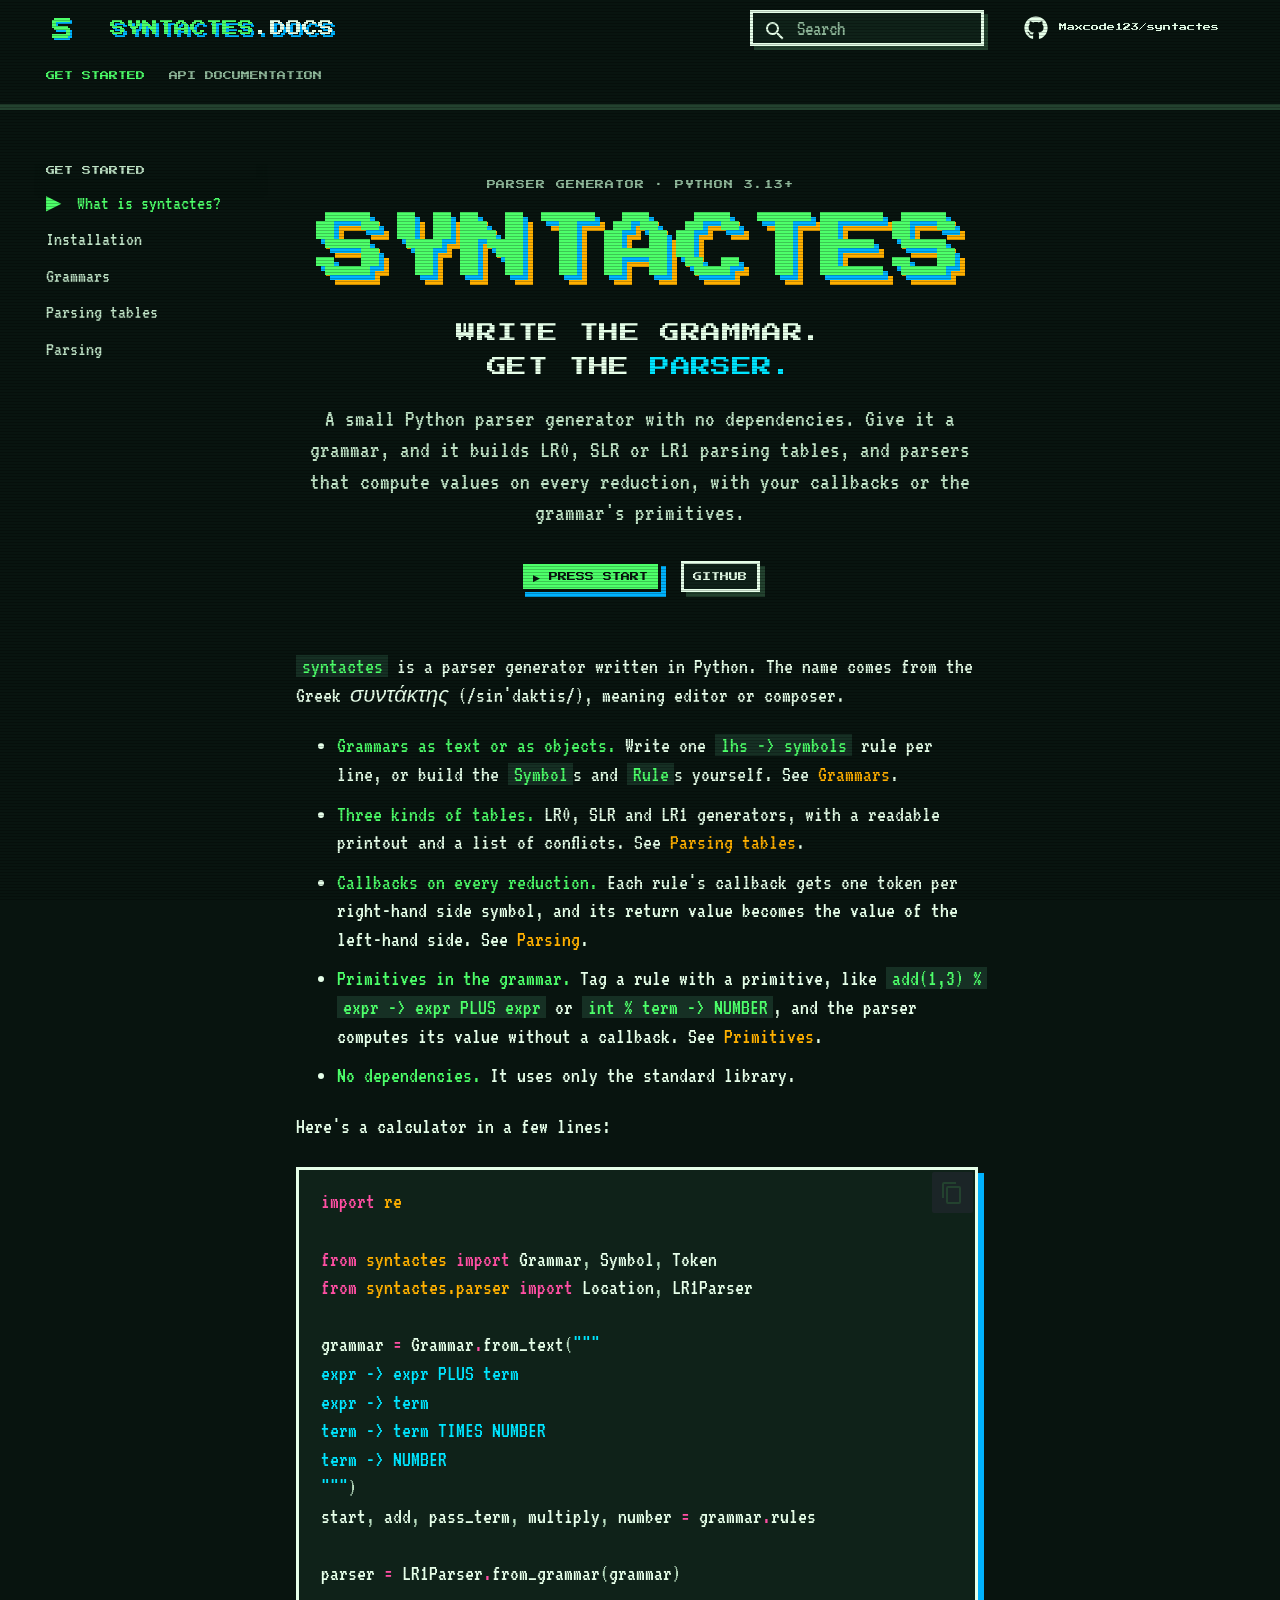
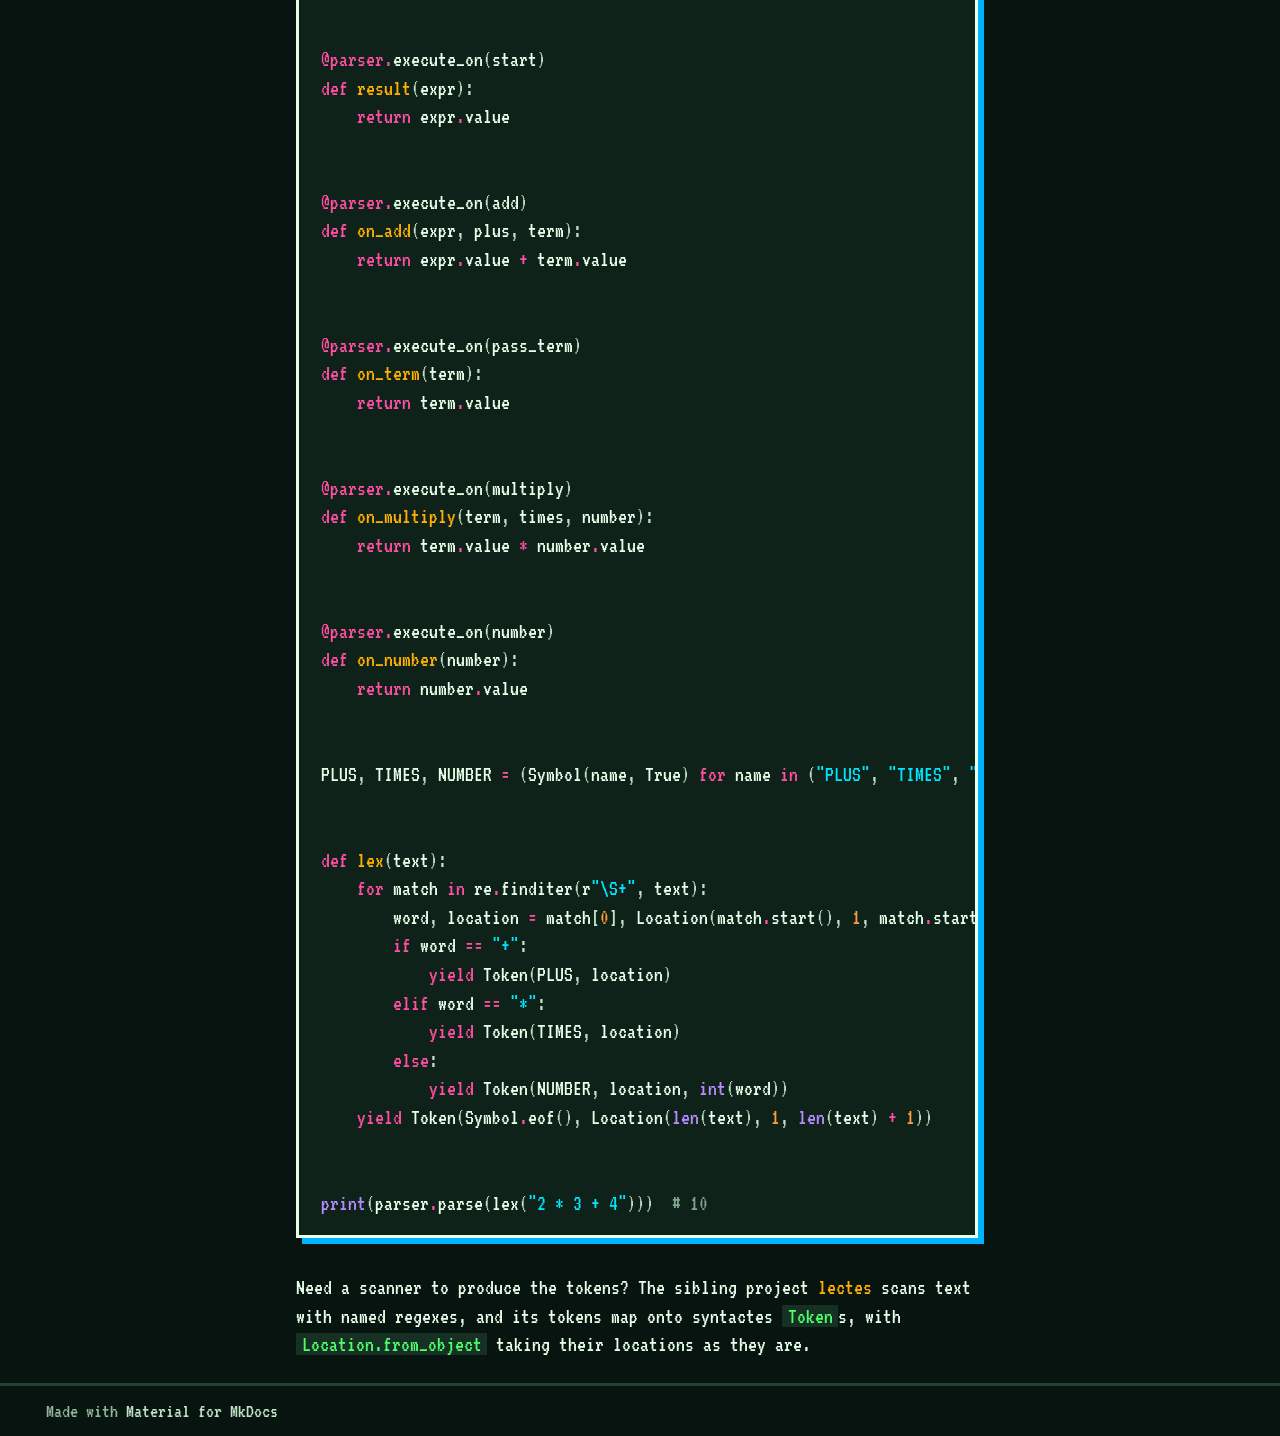
<file: index.html>
<!doctype html>
<html lang="en" class="no-js">
  <head>
    
      <meta charset="utf-8">
      <meta name="viewport" content="width=device-width,initial-scale=1">
      
      
      
        <link rel="canonical" href="https://maximosnikiforakis.gr/syntactes/">
      
      
      
        <link rel="next" href="installation/">
      
      
        
      
      
      <link rel="icon" href="assets/favicon.svg">
      <meta name="generator" content="mkdocs-1.6.1, mkdocs-material-9.7.7">
    
    
      
        <title>What is syntactes? - syntactes</title>
      
    
    
      <link rel="stylesheet" href="assets/stylesheets/main.ec1eaa64.min.css">
      
        
        <link rel="stylesheet" href="assets/stylesheets/palette.ab4e12ef.min.css">
      
      


    
    
      
    
    
      
    
    
      <link rel="stylesheet" href="assets/_mkdocstrings.css">
    
      <link rel="stylesheet" href="stylesheets/arcade.css">
    
    <script>__md_scope=new URL(".",location),__md_hash=e=>[...e].reduce(((e,_)=>(e<<5)-e+_.charCodeAt(0)),0),__md_get=(e,_=localStorage,t=__md_scope)=>JSON.parse(_.getItem(t.pathname+"."+e)),__md_set=(e,_,t=localStorage,a=__md_scope)=>{try{t.setItem(a.pathname+"."+e,JSON.stringify(_))}catch(e){}}</script>
    
      

    
    
  </head>
  
  
    
    
    
    
    
    <body dir="ltr" data-md-color-scheme="slate" data-md-color-primary="custom" data-md-color-accent="custom">
  
    
    <input class="md-toggle" data-md-toggle="drawer" type="checkbox" id="__drawer" autocomplete="off">
    <input class="md-toggle" data-md-toggle="search" type="checkbox" id="__search" autocomplete="off">
    <label class="md-overlay" for="__drawer"></label>
    <div data-md-component="skip">
      
    </div>
    <div data-md-component="announce">
      
    </div>
    
    
      

  

<header class="md-header md-header--shadow md-header--lifted" data-md-component="header">
  <nav class="md-header__inner md-grid" aria-label="Header">
    <a href="." title="syntactes" class="md-header__button md-logo" aria-label="syntactes" data-md-component="logo">
      
  <img src="assets/favicon.svg" alt="logo">

    </a>
    <label class="md-header__button md-icon" for="__drawer">
      
      <svg xmlns="http://www.w3.org/2000/svg" viewBox="0 0 24 24"><path d="M3 6h18v2H3zm0 5h18v2H3zm0 5h18v2H3z"/></svg>
    </label>
    <div class="md-header__title" data-md-component="header-title">
      <div class="md-header__ellipsis">
        <div class="md-header__topic">
          <span class="md-ellipsis">
            syntactes
          </span>
        </div>
        <div class="md-header__topic" data-md-component="header-topic">
          <span class="md-ellipsis">
            
              What is syntactes?
            
          </span>
        </div>
      </div>
    </div>
    
      
    
    
    
    
      
      
        <label class="md-header__button md-icon" for="__search">
          
          <svg xmlns="http://www.w3.org/2000/svg" viewBox="0 0 24 24"><path d="M9.5 3A6.5 6.5 0 0 1 16 9.5c0 1.61-.59 3.09-1.56 4.23l.27.27h.79l5 5-1.5 1.5-5-5v-.79l-.27-.27A6.52 6.52 0 0 1 9.5 16 6.5 6.5 0 0 1 3 9.5 6.5 6.5 0 0 1 9.5 3m0 2C7 5 5 7 5 9.5S7 14 9.5 14 14 12 14 9.5 12 5 9.5 5"/></svg>
        </label>
        <div class="md-search" data-md-component="search" role="dialog">
  <label class="md-search__overlay" for="__search"></label>
  <div class="md-search__inner" role="search">
    <form class="md-search__form" name="search">
      <input type="text" class="md-search__input" name="query" aria-label="Search" placeholder="Search" autocapitalize="off" autocorrect="off" autocomplete="off" spellcheck="false" data-md-component="search-query" required>
      <label class="md-search__icon md-icon" for="__search">
        
        <svg xmlns="http://www.w3.org/2000/svg" viewBox="0 0 24 24"><path d="M9.5 3A6.5 6.5 0 0 1 16 9.5c0 1.61-.59 3.09-1.56 4.23l.27.27h.79l5 5-1.5 1.5-5-5v-.79l-.27-.27A6.52 6.52 0 0 1 9.5 16 6.5 6.5 0 0 1 3 9.5 6.5 6.5 0 0 1 9.5 3m0 2C7 5 5 7 5 9.5S7 14 9.5 14 14 12 14 9.5 12 5 9.5 5"/></svg>
        
        <svg xmlns="http://www.w3.org/2000/svg" viewBox="0 0 24 24"><path d="M20 11v2H8l5.5 5.5-1.42 1.42L4.16 12l7.92-7.92L13.5 5.5 8 11z"/></svg>
      </label>
      <nav class="md-search__options" aria-label="Search">
        
        <button type="reset" class="md-search__icon md-icon" title="Clear" aria-label="Clear" tabindex="-1">
          
          <svg xmlns="http://www.w3.org/2000/svg" viewBox="0 0 24 24"><path d="M19 6.41 17.59 5 12 10.59 6.41 5 5 6.41 10.59 12 5 17.59 6.41 19 12 13.41 17.59 19 19 17.59 13.41 12z"/></svg>
        </button>
      </nav>
      
    </form>
    <div class="md-search__output">
      <div class="md-search__scrollwrap" tabindex="0" data-md-scrollfix>
        <div class="md-search-result" data-md-component="search-result">
          <div class="md-search-result__meta">
            Initializing search
          </div>
          <ol class="md-search-result__list" role="presentation"></ol>
        </div>
      </div>
    </div>
  </div>
</div>
      
    
    
      <div class="md-header__source">
        <a href="https://github.com/Maxcode123/syntactes" title="Go to repository" class="md-source" data-md-component="source">
  <div class="md-source__icon md-icon">
    
    <svg xmlns="http://www.w3.org/2000/svg" viewBox="0 0 512 512"><!--! Font Awesome Free 7.1.0 by @fontawesome - https://fontawesome.com License - https://fontawesome.com/license/free (Icons: CC BY 4.0, Fonts: SIL OFL 1.1, Code: MIT License) Copyright 2025 Fonticons, Inc.--><path d="M173.9 397.4c0 2-2.3 3.6-5.2 3.6-3.3.3-5.6-1.3-5.6-3.6 0-2 2.3-3.6 5.2-3.6 3-.3 5.6 1.3 5.6 3.6m-31.1-4.5c-.7 2 1.3 4.3 4.3 4.9 2.6 1 5.6 0 6.2-2s-1.3-4.3-4.3-5.2c-2.6-.7-5.5.3-6.2 2.3m44.2-1.7c-2.9.7-4.9 2.6-4.6 4.9.3 2 2.9 3.3 5.9 2.6 2.9-.7 4.9-2.6 4.6-4.6-.3-1.9-3-3.2-5.9-2.9M252.8 8C114.1 8 8 113.3 8 252c0 110.9 69.8 205.8 169.5 239.2 12.8 2.3 17.3-5.6 17.3-12.1 0-6.2-.3-40.4-.3-61.4 0 0-70 15-84.7-29.8 0 0-11.4-29.1-27.8-36.6 0 0-22.9-15.7 1.6-15.4 0 0 24.9 2 38.6 25.8 21.9 38.6 58.6 27.5 72.9 20.9 2.3-16 8.8-27.1 16-33.7-55.9-6.2-112.3-14.3-112.3-110.5 0-27.5 7.6-41.3 23.6-58.9-2.6-6.5-11.1-33.3 2.6-67.9 20.9-6.5 69 27 69 27 20-5.6 41.5-8.5 62.8-8.5s42.8 2.9 62.8 8.5c0 0 48.1-33.6 69-27 13.7 34.7 5.2 61.4 2.6 67.9 16 17.7 25.8 31.5 25.8 58.9 0 96.5-58.9 104.2-114.8 110.5 9.2 7.9 17 22.9 17 46.4 0 33.7-.3 75.4-.3 83.6 0 6.5 4.6 14.4 17.3 12.1C436.2 457.8 504 362.9 504 252 504 113.3 391.5 8 252.8 8M105.2 352.9c-1.3 1-1 3.3.7 5.2 1.6 1.6 3.9 2.3 5.2 1 1.3-1 1-3.3-.7-5.2-1.6-1.6-3.9-2.3-5.2-1m-10.8-8.1c-.7 1.3.3 2.9 2.3 3.9 1.6 1 3.6.7 4.3-.7.7-1.3-.3-2.9-2.3-3.9-2-.6-3.6-.3-4.3.7m32.4 35.6c-1.6 1.3-1 4.3 1.3 6.2 2.3 2.3 5.2 2.6 6.5 1 1.3-1.3.7-4.3-1.3-6.2-2.2-2.3-5.2-2.6-6.5-1m-11.4-14.7c-1.6 1-1.6 3.6 0 5.9s4.3 3.3 5.6 2.3c1.6-1.3 1.6-3.9 0-6.2-1.4-2.3-4-3.3-5.6-2"/></svg>
  </div>
  <div class="md-source__repository">
    Maxcode123/syntactes
  </div>
</a>
      </div>
    
  </nav>
  
    
      
<nav class="md-tabs" aria-label="Tabs" data-md-component="tabs">
  <div class="md-grid">
    <ul class="md-tabs__list">
      
        
  
  
  
    
  
  
    
    
      <li class="md-tabs__item md-tabs__item--active">
        <a href="." class="md-tabs__link">
          
  
  
  Get started

        </a>
      </li>
    
  

      
        
  
  
  
  
    
    
      <li class="md-tabs__item">
        <a href="syntactes/" class="md-tabs__link">
          
  
  
  API Documentation

        </a>
      </li>
    
  

      
    </ul>
  </div>
</nav>
    
  
</header>
    
    <div class="md-container" data-md-component="container">
      
      
        
      
      <main class="md-main" data-md-component="main">
        <div class="md-main__inner md-grid">
          
            
              
              <div class="md-sidebar md-sidebar--primary" data-md-component="sidebar" data-md-type="navigation" >
                <div class="md-sidebar__scrollwrap">
                  <div class="md-sidebar__inner">
                    


  


<nav class="md-nav md-nav--primary md-nav--lifted" aria-label="Navigation" data-md-level="0">
  <label class="md-nav__title" for="__drawer">
    <a href="." title="syntactes" class="md-nav__button md-logo" aria-label="syntactes" data-md-component="logo">
      
  <img src="assets/favicon.svg" alt="logo">

    </a>
    syntactes
  </label>
  
    <div class="md-nav__source">
      <a href="https://github.com/Maxcode123/syntactes" title="Go to repository" class="md-source" data-md-component="source">
  <div class="md-source__icon md-icon">
    
    <svg xmlns="http://www.w3.org/2000/svg" viewBox="0 0 512 512"><!--! Font Awesome Free 7.1.0 by @fontawesome - https://fontawesome.com License - https://fontawesome.com/license/free (Icons: CC BY 4.0, Fonts: SIL OFL 1.1, Code: MIT License) Copyright 2025 Fonticons, Inc.--><path d="M173.9 397.4c0 2-2.3 3.6-5.2 3.6-3.3.3-5.6-1.3-5.6-3.6 0-2 2.3-3.6 5.2-3.6 3-.3 5.6 1.3 5.6 3.6m-31.1-4.5c-.7 2 1.3 4.3 4.3 4.9 2.6 1 5.6 0 6.2-2s-1.3-4.3-4.3-5.2c-2.6-.7-5.5.3-6.2 2.3m44.2-1.7c-2.9.7-4.9 2.6-4.6 4.9.3 2 2.9 3.3 5.9 2.6 2.9-.7 4.9-2.6 4.6-4.6-.3-1.9-3-3.2-5.9-2.9M252.8 8C114.1 8 8 113.3 8 252c0 110.9 69.8 205.8 169.5 239.2 12.8 2.3 17.3-5.6 17.3-12.1 0-6.2-.3-40.4-.3-61.4 0 0-70 15-84.7-29.8 0 0-11.4-29.1-27.8-36.6 0 0-22.9-15.7 1.6-15.4 0 0 24.9 2 38.6 25.8 21.9 38.6 58.6 27.5 72.9 20.9 2.3-16 8.8-27.1 16-33.7-55.9-6.2-112.3-14.3-112.3-110.5 0-27.5 7.6-41.3 23.6-58.9-2.6-6.5-11.1-33.3 2.6-67.9 20.9-6.5 69 27 69 27 20-5.6 41.5-8.5 62.8-8.5s42.8 2.9 62.8 8.5c0 0 48.1-33.6 69-27 13.7 34.7 5.2 61.4 2.6 67.9 16 17.7 25.8 31.5 25.8 58.9 0 96.5-58.9 104.2-114.8 110.5 9.2 7.9 17 22.9 17 46.4 0 33.7-.3 75.4-.3 83.6 0 6.5 4.6 14.4 17.3 12.1C436.2 457.8 504 362.9 504 252 504 113.3 391.5 8 252.8 8M105.2 352.9c-1.3 1-1 3.3.7 5.2 1.6 1.6 3.9 2.3 5.2 1 1.3-1 1-3.3-.7-5.2-1.6-1.6-3.9-2.3-5.2-1m-10.8-8.1c-.7 1.3.3 2.9 2.3 3.9 1.6 1 3.6.7 4.3-.7.7-1.3-.3-2.9-2.3-3.9-2-.6-3.6-.3-4.3.7m32.4 35.6c-1.6 1.3-1 4.3 1.3 6.2 2.3 2.3 5.2 2.6 6.5 1 1.3-1.3.7-4.3-1.3-6.2-2.2-2.3-5.2-2.6-6.5-1m-11.4-14.7c-1.6 1-1.6 3.6 0 5.9s4.3 3.3 5.6 2.3c1.6-1.3 1.6-3.9 0-6.2-1.4-2.3-4-3.3-5.6-2"/></svg>
  </div>
  <div class="md-source__repository">
    Maxcode123/syntactes
  </div>
</a>
    </div>
  
  <ul class="md-nav__list" data-md-scrollfix>
    
      
      
  
  
    
  
  
  
    
    
    
    
      
        
        
      
      
        
      
    
    
    <li class="md-nav__item md-nav__item--active md-nav__item--section md-nav__item--nested">
      
        
        
        <input class="md-nav__toggle md-toggle " type="checkbox" id="__nav_1" checked>
        
          
          <label class="md-nav__link" for="__nav_1" id="__nav_1_label" tabindex="">
            
  
  
  <span class="md-ellipsis">
    
  
    Get started
  

    
  </span>
  
  

            <span class="md-nav__icon md-icon"></span>
          </label>
        
        <nav class="md-nav" data-md-level="1" aria-labelledby="__nav_1_label" aria-expanded="true">
          <label class="md-nav__title" for="__nav_1">
            <span class="md-nav__icon md-icon"></span>
            
  
    Get started
  

          </label>
          <ul class="md-nav__list" data-md-scrollfix>
            
              
                
  
  
    
  
  
  
    <li class="md-nav__item md-nav__item--active">
      
      <input class="md-nav__toggle md-toggle" type="checkbox" id="__toc">
      
      
      
      <a href="." class="md-nav__link md-nav__link--active">
        
  
  
  <span class="md-ellipsis">
    
  
    What is syntactes?
  

    
  </span>
  
  

      </a>
      
    </li>
  

              
            
              
                
  
  
  
  
    <li class="md-nav__item">
      <a href="installation/" class="md-nav__link">
        
  
  
  <span class="md-ellipsis">
    
  
    Installation
  

    
  </span>
  
  

      </a>
    </li>
  

              
            
              
                
  
  
  
  
    <li class="md-nav__item">
      <a href="grammars/" class="md-nav__link">
        
  
  
  <span class="md-ellipsis">
    
  
    Grammars
  

    
  </span>
  
  

      </a>
    </li>
  

              
            
              
                
  
  
  
  
    <li class="md-nav__item">
      <a href="parsing-tables/" class="md-nav__link">
        
  
  
  <span class="md-ellipsis">
    
  
    Parsing tables
  

    
  </span>
  
  

      </a>
    </li>
  

              
            
              
                
  
  
  
  
    <li class="md-nav__item">
      <a href="parsing/" class="md-nav__link">
        
  
  
  <span class="md-ellipsis">
    
  
    Parsing
  

    
  </span>
  
  

      </a>
    </li>
  

              
            
          </ul>
        </nav>
      
    </li>
  

    
      
      
  
  
  
  
    
    
    
    
      
      
        
      
    
    
    <li class="md-nav__item md-nav__item--nested">
      
        
        
        <input class="md-nav__toggle md-toggle " type="checkbox" id="__nav_2" >
        
          
          <label class="md-nav__link" for="__nav_2" id="__nav_2_label" tabindex="0">
            
  
  
  <span class="md-ellipsis">
    
  
    API Documentation
  

    
  </span>
  
  

            <span class="md-nav__icon md-icon"></span>
          </label>
        
        <nav class="md-nav" data-md-level="1" aria-labelledby="__nav_2_label" aria-expanded="false">
          <label class="md-nav__title" for="__nav_2">
            <span class="md-nav__icon md-icon"></span>
            
  
    API Documentation
  

          </label>
          <ul class="md-nav__list" data-md-scrollfix>
            
              
                
  
  
  
  
    <li class="md-nav__item">
      <a href="syntactes/" class="md-nav__link">
        
  
  
  <span class="md-ellipsis">
    
  
    syntactes
  

    
  </span>
  
  

      </a>
    </li>
  

              
            
              
                
  
  
  
  
    <li class="md-nav__item">
      <a href="parser/" class="md-nav__link">
        
  
  
  <span class="md-ellipsis">
    
  
    parser
  

    
  </span>
  
  

      </a>
    </li>
  

              
            
              
                
  
  
  
  
    <li class="md-nav__item">
      <a href="parsing_table/" class="md-nav__link">
        
  
  
  <span class="md-ellipsis">
    
  
    parsing_table
  

    
  </span>
  
  

      </a>
    </li>
  

              
            
          </ul>
        </nav>
      
    </li>
  

    
  </ul>
</nav>
                  </div>
                </div>
              </div>
            
            
              
              <div class="md-sidebar md-sidebar--secondary" data-md-component="sidebar" data-md-type="toc" >
                <div class="md-sidebar__scrollwrap">
                  <div class="md-sidebar__inner">
                    

<nav class="md-nav md-nav--secondary" aria-label="Table of contents">
  
  
  
  
</nav>
                  </div>
                </div>
              </div>
            
          
          
            <div class="md-content" data-md-component="content">
              
                




              
              <article class="md-content__inner md-typeset">
                
                  


  
  


<div class="sx-title" markdown="0">
  <p class="sx-kicker">Parser generator · Python 3.13+</p>
  <p class="sx-logo" aria-hidden="true">SYNTACTES</p>
  <h1 id="what-is-syntactes">Write the grammar.<br>Get the <span>parser.</span></h1>
  <p class="sx-blurb">A small Python parser generator with no dependencies.
  Give it a grammar, and it builds LR0, SLR or LR1 parsing tables, and parsers
  that compute values on every reduction, with your callbacks or the grammar's
  primitives.</p>
  <div class="sx-buttons">
    <a class="md-button md-button--primary" href="installation/">Press start</a>
    <a class="md-button" href="https://github.com/Maxcode123/syntactes">GitHub</a>
  </div>
</div>

<p><code>syntactes</code> is a parser generator written in Python. The name comes from the
Greek <em>συντάκτης</em> (/sin'daktis/), meaning editor or composer.</p>
<ul>
<li><strong>Grammars as text or as objects.</strong> Write one <code>lhs -&gt; symbols</code> rule per line,
  or build the <code>Symbol</code>s and <code>Rule</code>s yourself. See <a href="grammars/">Grammars</a>.</li>
<li><strong>Three kinds of tables.</strong> LR0, SLR and LR1 generators, with a readable
  printout and a list of conflicts. See <a href="parsing-tables/">Parsing tables</a>.</li>
<li><strong>Callbacks on every reduction.</strong> Each rule's callback gets one token per
  right-hand side symbol, and its return value becomes the value of the
  left-hand side. See <a href="parsing/">Parsing</a>.</li>
<li><strong>Primitives in the grammar.</strong> Tag a rule with a primitive, like
  <code>add(1,3) % expr -&gt; expr PLUS expr</code> or <code>int % term -&gt; NUMBER</code>, and the parser
  computes its value without a callback. See
  <a href="parsing/#primitives">Primitives</a>.</li>
<li><strong>No dependencies.</strong> It uses only the standard library.</li>
</ul>
<p>Here's a calculator in a few lines:</p>
<div class="language-python highlight"><pre><span></span><code><span id="__span-0-1"><a id="__codelineno-0-1" name="__codelineno-0-1" href="#__codelineno-0-1"></a><span class="kn">import</span><span class="w"> </span><span class="nn">re</span>
</span><span id="__span-0-2"><a id="__codelineno-0-2" name="__codelineno-0-2" href="#__codelineno-0-2"></a>
</span><span id="__span-0-3"><a id="__codelineno-0-3" name="__codelineno-0-3" href="#__codelineno-0-3"></a><span class="kn">from</span><span class="w"> </span><span class="nn">syntactes</span><span class="w"> </span><span class="kn">import</span> <span class="n">Grammar</span><span class="p">,</span> <span class="n">Symbol</span><span class="p">,</span> <span class="n">Token</span>
</span><span id="__span-0-4"><a id="__codelineno-0-4" name="__codelineno-0-4" href="#__codelineno-0-4"></a><span class="kn">from</span><span class="w"> </span><span class="nn">syntactes.parser</span><span class="w"> </span><span class="kn">import</span> <span class="n">Location</span><span class="p">,</span> <span class="n">LR1Parser</span>
</span><span id="__span-0-5"><a id="__codelineno-0-5" name="__codelineno-0-5" href="#__codelineno-0-5"></a>
</span><span id="__span-0-6"><a id="__codelineno-0-6" name="__codelineno-0-6" href="#__codelineno-0-6"></a><span class="n">grammar</span> <span class="o">=</span> <span class="n">Grammar</span><span class="o">.</span><span class="n">from_text</span><span class="p">(</span><span class="s2">"""</span>
</span><span id="__span-0-7"><a id="__codelineno-0-7" name="__codelineno-0-7" href="#__codelineno-0-7"></a><span class="s2">expr -&gt; expr PLUS term</span>
</span><span id="__span-0-8"><a id="__codelineno-0-8" name="__codelineno-0-8" href="#__codelineno-0-8"></a><span class="s2">expr -&gt; term</span>
</span><span id="__span-0-9"><a id="__codelineno-0-9" name="__codelineno-0-9" href="#__codelineno-0-9"></a><span class="s2">term -&gt; term TIMES NUMBER</span>
</span><span id="__span-0-10"><a id="__codelineno-0-10" name="__codelineno-0-10" href="#__codelineno-0-10"></a><span class="s2">term -&gt; NUMBER</span>
</span><span id="__span-0-11"><a id="__codelineno-0-11" name="__codelineno-0-11" href="#__codelineno-0-11"></a><span class="s2">"""</span><span class="p">)</span>
</span><span id="__span-0-12"><a id="__codelineno-0-12" name="__codelineno-0-12" href="#__codelineno-0-12"></a><span class="n">start</span><span class="p">,</span> <span class="n">add</span><span class="p">,</span> <span class="n">pass_term</span><span class="p">,</span> <span class="n">multiply</span><span class="p">,</span> <span class="n">number</span> <span class="o">=</span> <span class="n">grammar</span><span class="o">.</span><span class="n">rules</span>
</span><span id="__span-0-13"><a id="__codelineno-0-13" name="__codelineno-0-13" href="#__codelineno-0-13"></a>
</span><span id="__span-0-14"><a id="__codelineno-0-14" name="__codelineno-0-14" href="#__codelineno-0-14"></a><span class="n">parser</span> <span class="o">=</span> <span class="n">LR1Parser</span><span class="o">.</span><span class="n">from_grammar</span><span class="p">(</span><span class="n">grammar</span><span class="p">)</span>
</span><span id="__span-0-15"><a id="__codelineno-0-15" name="__codelineno-0-15" href="#__codelineno-0-15"></a>
</span><span id="__span-0-16"><a id="__codelineno-0-16" name="__codelineno-0-16" href="#__codelineno-0-16"></a>
</span><span id="__span-0-17"><a id="__codelineno-0-17" name="__codelineno-0-17" href="#__codelineno-0-17"></a><span class="nd">@parser</span><span class="o">.</span><span class="n">execute_on</span><span class="p">(</span><span class="n">start</span><span class="p">)</span>
</span><span id="__span-0-18"><a id="__codelineno-0-18" name="__codelineno-0-18" href="#__codelineno-0-18"></a><span class="k">def</span><span class="w"> </span><span class="nf">result</span><span class="p">(</span><span class="n">expr</span><span class="p">):</span>
</span><span id="__span-0-19"><a id="__codelineno-0-19" name="__codelineno-0-19" href="#__codelineno-0-19"></a>    <span class="k">return</span> <span class="n">expr</span><span class="o">.</span><span class="n">value</span>
</span><span id="__span-0-20"><a id="__codelineno-0-20" name="__codelineno-0-20" href="#__codelineno-0-20"></a>
</span><span id="__span-0-21"><a id="__codelineno-0-21" name="__codelineno-0-21" href="#__codelineno-0-21"></a>
</span><span id="__span-0-22"><a id="__codelineno-0-22" name="__codelineno-0-22" href="#__codelineno-0-22"></a><span class="nd">@parser</span><span class="o">.</span><span class="n">execute_on</span><span class="p">(</span><span class="n">add</span><span class="p">)</span>
</span><span id="__span-0-23"><a id="__codelineno-0-23" name="__codelineno-0-23" href="#__codelineno-0-23"></a><span class="k">def</span><span class="w"> </span><span class="nf">on_add</span><span class="p">(</span><span class="n">expr</span><span class="p">,</span> <span class="n">plus</span><span class="p">,</span> <span class="n">term</span><span class="p">):</span>
</span><span id="__span-0-24"><a id="__codelineno-0-24" name="__codelineno-0-24" href="#__codelineno-0-24"></a>    <span class="k">return</span> <span class="n">expr</span><span class="o">.</span><span class="n">value</span> <span class="o">+</span> <span class="n">term</span><span class="o">.</span><span class="n">value</span>
</span><span id="__span-0-25"><a id="__codelineno-0-25" name="__codelineno-0-25" href="#__codelineno-0-25"></a>
</span><span id="__span-0-26"><a id="__codelineno-0-26" name="__codelineno-0-26" href="#__codelineno-0-26"></a>
</span><span id="__span-0-27"><a id="__codelineno-0-27" name="__codelineno-0-27" href="#__codelineno-0-27"></a><span class="nd">@parser</span><span class="o">.</span><span class="n">execute_on</span><span class="p">(</span><span class="n">pass_term</span><span class="p">)</span>
</span><span id="__span-0-28"><a id="__codelineno-0-28" name="__codelineno-0-28" href="#__codelineno-0-28"></a><span class="k">def</span><span class="w"> </span><span class="nf">on_term</span><span class="p">(</span><span class="n">term</span><span class="p">):</span>
</span><span id="__span-0-29"><a id="__codelineno-0-29" name="__codelineno-0-29" href="#__codelineno-0-29"></a>    <span class="k">return</span> <span class="n">term</span><span class="o">.</span><span class="n">value</span>
</span><span id="__span-0-30"><a id="__codelineno-0-30" name="__codelineno-0-30" href="#__codelineno-0-30"></a>
</span><span id="__span-0-31"><a id="__codelineno-0-31" name="__codelineno-0-31" href="#__codelineno-0-31"></a>
</span><span id="__span-0-32"><a id="__codelineno-0-32" name="__codelineno-0-32" href="#__codelineno-0-32"></a><span class="nd">@parser</span><span class="o">.</span><span class="n">execute_on</span><span class="p">(</span><span class="n">multiply</span><span class="p">)</span>
</span><span id="__span-0-33"><a id="__codelineno-0-33" name="__codelineno-0-33" href="#__codelineno-0-33"></a><span class="k">def</span><span class="w"> </span><span class="nf">on_multiply</span><span class="p">(</span><span class="n">term</span><span class="p">,</span> <span class="n">times</span><span class="p">,</span> <span class="n">number</span><span class="p">):</span>
</span><span id="__span-0-34"><a id="__codelineno-0-34" name="__codelineno-0-34" href="#__codelineno-0-34"></a>    <span class="k">return</span> <span class="n">term</span><span class="o">.</span><span class="n">value</span> <span class="o">*</span> <span class="n">number</span><span class="o">.</span><span class="n">value</span>
</span><span id="__span-0-35"><a id="__codelineno-0-35" name="__codelineno-0-35" href="#__codelineno-0-35"></a>
</span><span id="__span-0-36"><a id="__codelineno-0-36" name="__codelineno-0-36" href="#__codelineno-0-36"></a>
</span><span id="__span-0-37"><a id="__codelineno-0-37" name="__codelineno-0-37" href="#__codelineno-0-37"></a><span class="nd">@parser</span><span class="o">.</span><span class="n">execute_on</span><span class="p">(</span><span class="n">number</span><span class="p">)</span>
</span><span id="__span-0-38"><a id="__codelineno-0-38" name="__codelineno-0-38" href="#__codelineno-0-38"></a><span class="k">def</span><span class="w"> </span><span class="nf">on_number</span><span class="p">(</span><span class="n">number</span><span class="p">):</span>
</span><span id="__span-0-39"><a id="__codelineno-0-39" name="__codelineno-0-39" href="#__codelineno-0-39"></a>    <span class="k">return</span> <span class="n">number</span><span class="o">.</span><span class="n">value</span>
</span><span id="__span-0-40"><a id="__codelineno-0-40" name="__codelineno-0-40" href="#__codelineno-0-40"></a>
</span><span id="__span-0-41"><a id="__codelineno-0-41" name="__codelineno-0-41" href="#__codelineno-0-41"></a>
</span><span id="__span-0-42"><a id="__codelineno-0-42" name="__codelineno-0-42" href="#__codelineno-0-42"></a><span class="n">PLUS</span><span class="p">,</span> <span class="n">TIMES</span><span class="p">,</span> <span class="n">NUMBER</span> <span class="o">=</span> <span class="p">(</span><span class="n">Symbol</span><span class="p">(</span><span class="n">name</span><span class="p">,</span> <span class="kc">True</span><span class="p">)</span> <span class="k">for</span> <span class="n">name</span> <span class="ow">in</span> <span class="p">(</span><span class="s2">"PLUS"</span><span class="p">,</span> <span class="s2">"TIMES"</span><span class="p">,</span> <span class="s2">"NUMBER"</span><span class="p">))</span>
</span><span id="__span-0-43"><a id="__codelineno-0-43" name="__codelineno-0-43" href="#__codelineno-0-43"></a>
</span><span id="__span-0-44"><a id="__codelineno-0-44" name="__codelineno-0-44" href="#__codelineno-0-44"></a>
</span><span id="__span-0-45"><a id="__codelineno-0-45" name="__codelineno-0-45" href="#__codelineno-0-45"></a><span class="k">def</span><span class="w"> </span><span class="nf">lex</span><span class="p">(</span><span class="n">text</span><span class="p">):</span>
</span><span id="__span-0-46"><a id="__codelineno-0-46" name="__codelineno-0-46" href="#__codelineno-0-46"></a>    <span class="k">for</span> <span class="n">match</span> <span class="ow">in</span> <span class="n">re</span><span class="o">.</span><span class="n">finditer</span><span class="p">(</span><span class="sa">r</span><span class="s2">"\S+"</span><span class="p">,</span> <span class="n">text</span><span class="p">):</span>
</span><span id="__span-0-47"><a id="__codelineno-0-47" name="__codelineno-0-47" href="#__codelineno-0-47"></a>        <span class="n">word</span><span class="p">,</span> <span class="n">location</span> <span class="o">=</span> <span class="n">match</span><span class="p">[</span><span class="mi">0</span><span class="p">],</span> <span class="n">Location</span><span class="p">(</span><span class="n">match</span><span class="o">.</span><span class="n">start</span><span class="p">(),</span> <span class="mi">1</span><span class="p">,</span> <span class="n">match</span><span class="o">.</span><span class="n">start</span><span class="p">()</span> <span class="o">+</span> <span class="mi">1</span><span class="p">)</span>
</span><span id="__span-0-48"><a id="__codelineno-0-48" name="__codelineno-0-48" href="#__codelineno-0-48"></a>        <span class="k">if</span> <span class="n">word</span> <span class="o">==</span> <span class="s2">"+"</span><span class="p">:</span>
</span><span id="__span-0-49"><a id="__codelineno-0-49" name="__codelineno-0-49" href="#__codelineno-0-49"></a>            <span class="k">yield</span> <span class="n">Token</span><span class="p">(</span><span class="n">PLUS</span><span class="p">,</span> <span class="n">location</span><span class="p">)</span>
</span><span id="__span-0-50"><a id="__codelineno-0-50" name="__codelineno-0-50" href="#__codelineno-0-50"></a>        <span class="k">elif</span> <span class="n">word</span> <span class="o">==</span> <span class="s2">"*"</span><span class="p">:</span>
</span><span id="__span-0-51"><a id="__codelineno-0-51" name="__codelineno-0-51" href="#__codelineno-0-51"></a>            <span class="k">yield</span> <span class="n">Token</span><span class="p">(</span><span class="n">TIMES</span><span class="p">,</span> <span class="n">location</span><span class="p">)</span>
</span><span id="__span-0-52"><a id="__codelineno-0-52" name="__codelineno-0-52" href="#__codelineno-0-52"></a>        <span class="k">else</span><span class="p">:</span>
</span><span id="__span-0-53"><a id="__codelineno-0-53" name="__codelineno-0-53" href="#__codelineno-0-53"></a>            <span class="k">yield</span> <span class="n">Token</span><span class="p">(</span><span class="n">NUMBER</span><span class="p">,</span> <span class="n">location</span><span class="p">,</span> <span class="nb">int</span><span class="p">(</span><span class="n">word</span><span class="p">))</span>
</span><span id="__span-0-54"><a id="__codelineno-0-54" name="__codelineno-0-54" href="#__codelineno-0-54"></a>    <span class="k">yield</span> <span class="n">Token</span><span class="p">(</span><span class="n">Symbol</span><span class="o">.</span><span class="n">eof</span><span class="p">(),</span> <span class="n">Location</span><span class="p">(</span><span class="nb">len</span><span class="p">(</span><span class="n">text</span><span class="p">),</span> <span class="mi">1</span><span class="p">,</span> <span class="nb">len</span><span class="p">(</span><span class="n">text</span><span class="p">)</span> <span class="o">+</span> <span class="mi">1</span><span class="p">))</span>
</span><span id="__span-0-55"><a id="__codelineno-0-55" name="__codelineno-0-55" href="#__codelineno-0-55"></a>
</span><span id="__span-0-56"><a id="__codelineno-0-56" name="__codelineno-0-56" href="#__codelineno-0-56"></a>
</span><span id="__span-0-57"><a id="__codelineno-0-57" name="__codelineno-0-57" href="#__codelineno-0-57"></a><span class="nb">print</span><span class="p">(</span><span class="n">parser</span><span class="o">.</span><span class="n">parse</span><span class="p">(</span><span class="n">lex</span><span class="p">(</span><span class="s2">"2 * 3 + 4"</span><span class="p">)))</span>  <span class="c1"># 10</span>
</span></code></pre></div>
<p>Need a scanner to produce the tokens? The sibling project
<a href="https://maximosnikiforakis.gr/lectes/">lectes</a> scans text with named regexes,
and its tokens map onto syntactes <code>Token</code>s, with
<code>Location.from_object</code> taking their locations as they are.</p>







  
  






                
              </article>
            </div>
          
          
<script>var target=document.getElementById(location.hash.slice(1));target&&target.name&&(target.checked=target.name.startsWith("__tabbed_"))</script>
        </div>
        
      </main>
      
        <footer class="md-footer">
  
  <div class="md-footer-meta md-typeset">
    <div class="md-footer-meta__inner md-grid">
      <div class="md-copyright">
  
  
    Made with
    <a href="https://squidfunk.github.io/mkdocs-material/" target="_blank" rel="noopener">
      Material for MkDocs
    </a>
  
</div>
      
    </div>
  </div>
</footer>
      
    </div>
    <div class="md-dialog" data-md-component="dialog">
      <div class="md-dialog__inner md-typeset"></div>
    </div>
    
    
    
      
      
      <script id="__config" type="application/json">{"annotate": null, "base": ".", "features": ["navigation.tabs", "navigation.tabs.sticky", "navigation.sections", "navigation.path", "content.code.copy"], "search": "assets/javascripts/workers/search.2c215733.min.js", "tags": null, "translations": {"clipboard.copied": "Copied to clipboard", "clipboard.copy": "Copy to clipboard", "search.result.more.one": "1 more on this page", "search.result.more.other": "# more on this page", "search.result.none": "No matching documents", "search.result.one": "1 matching document", "search.result.other": "# matching documents", "search.result.placeholder": "Type to start searching", "search.result.term.missing": "Missing", "select.version": "Select version"}, "version": null}</script>
    
    
      <script src="assets/javascripts/bundle.d7400e89.min.js"></script>
      
    
  </body>
</html>
</file>
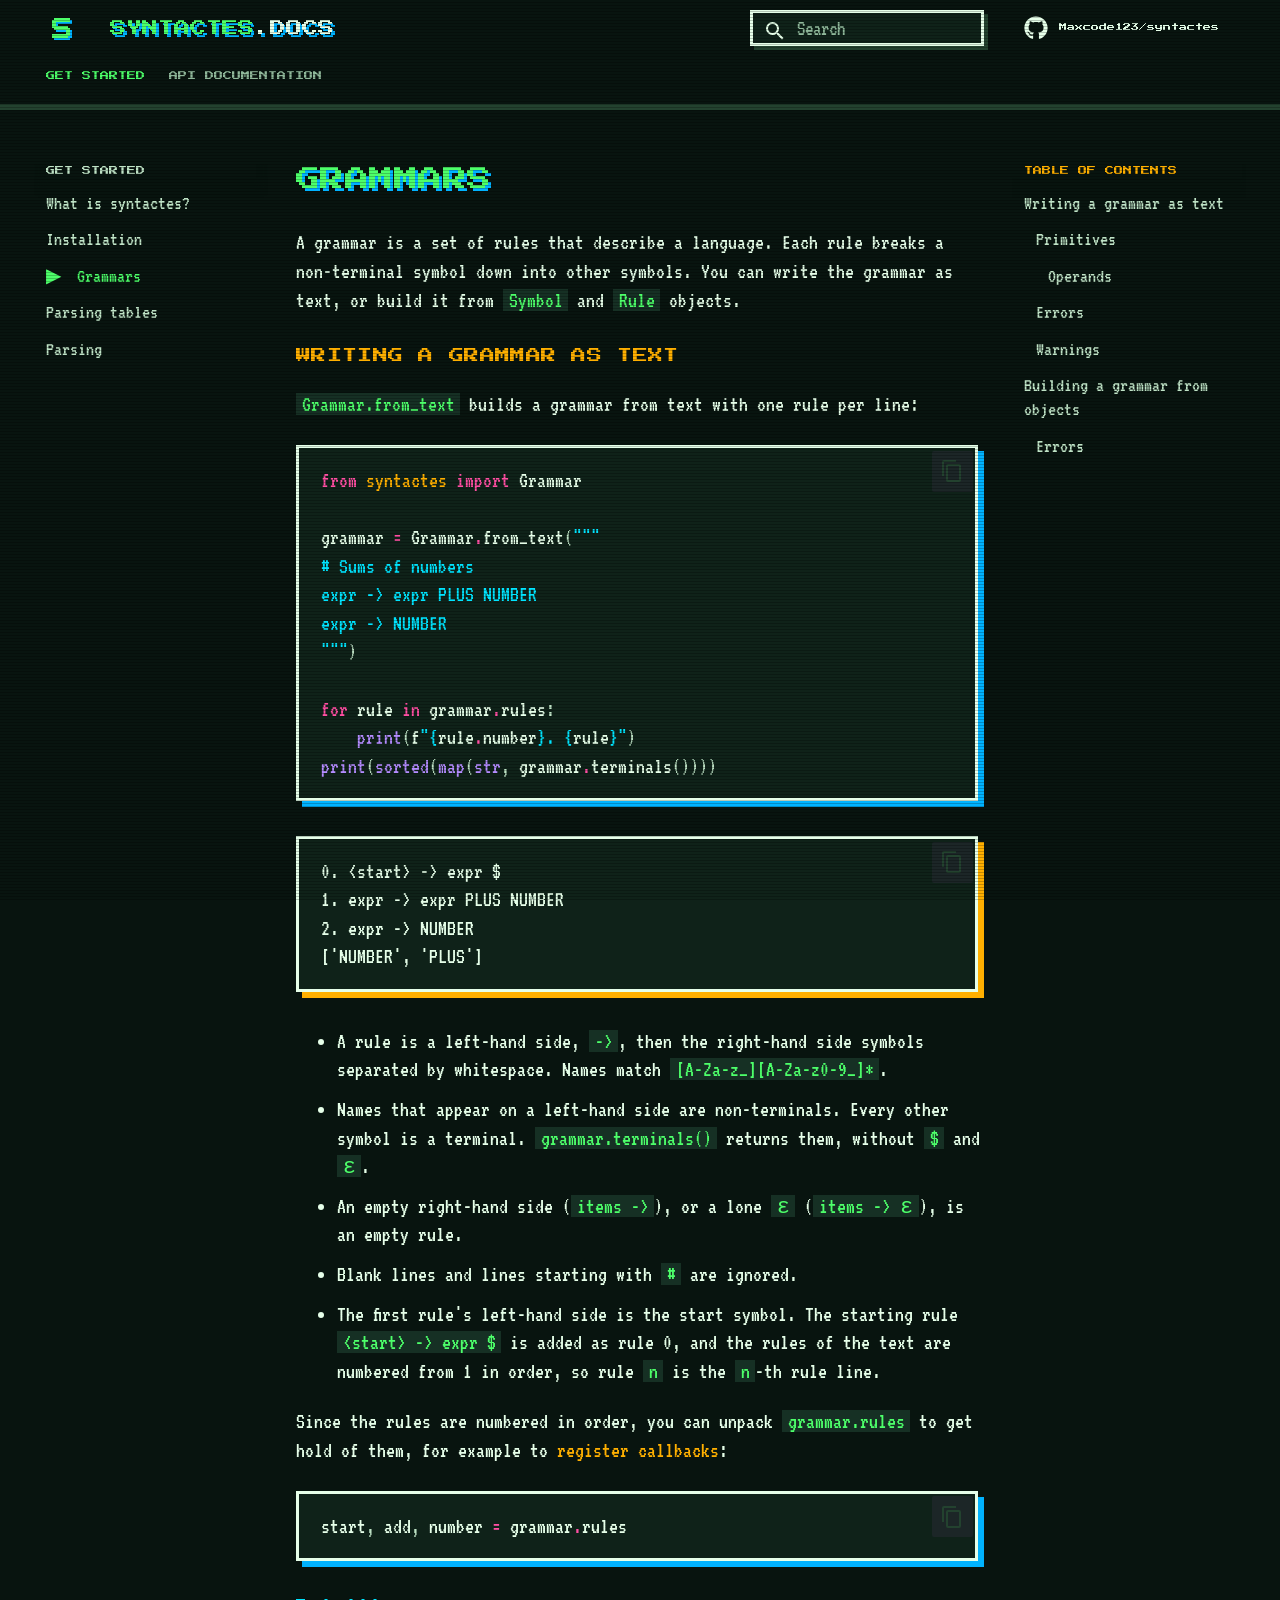
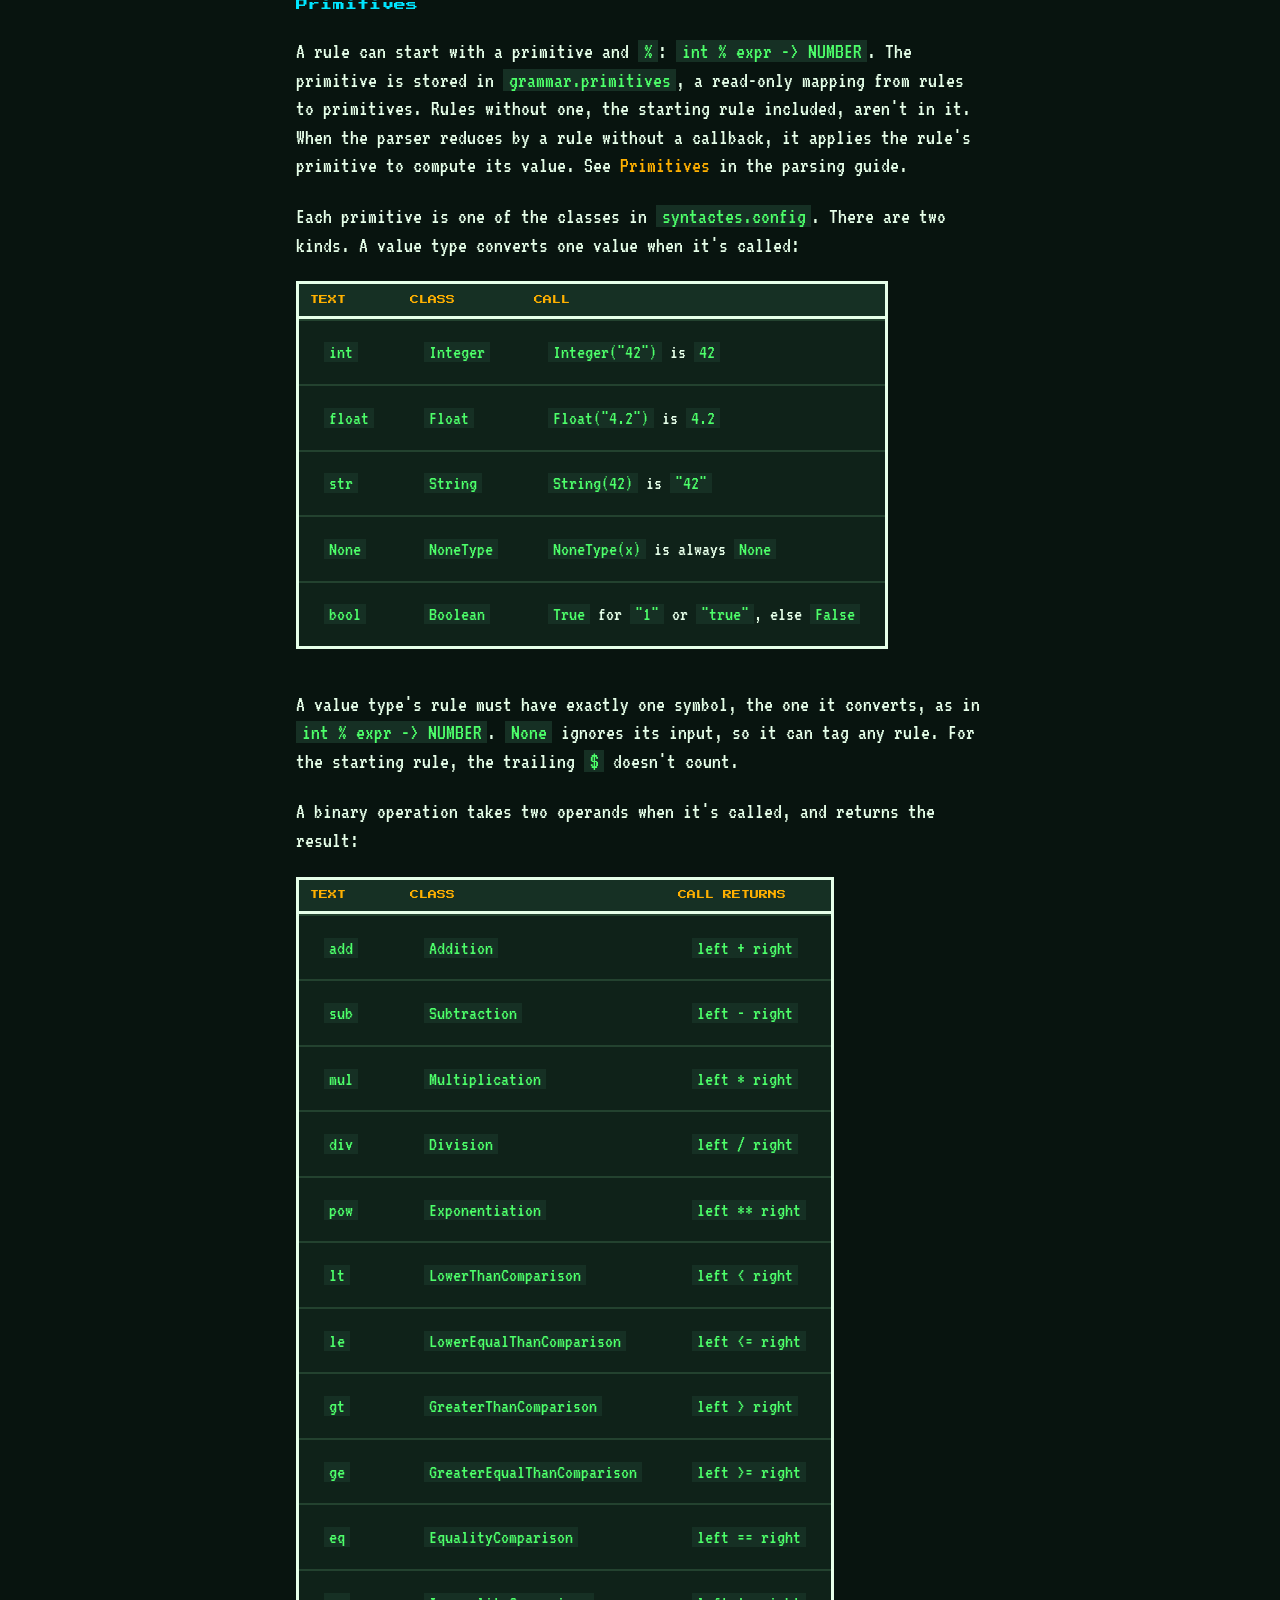
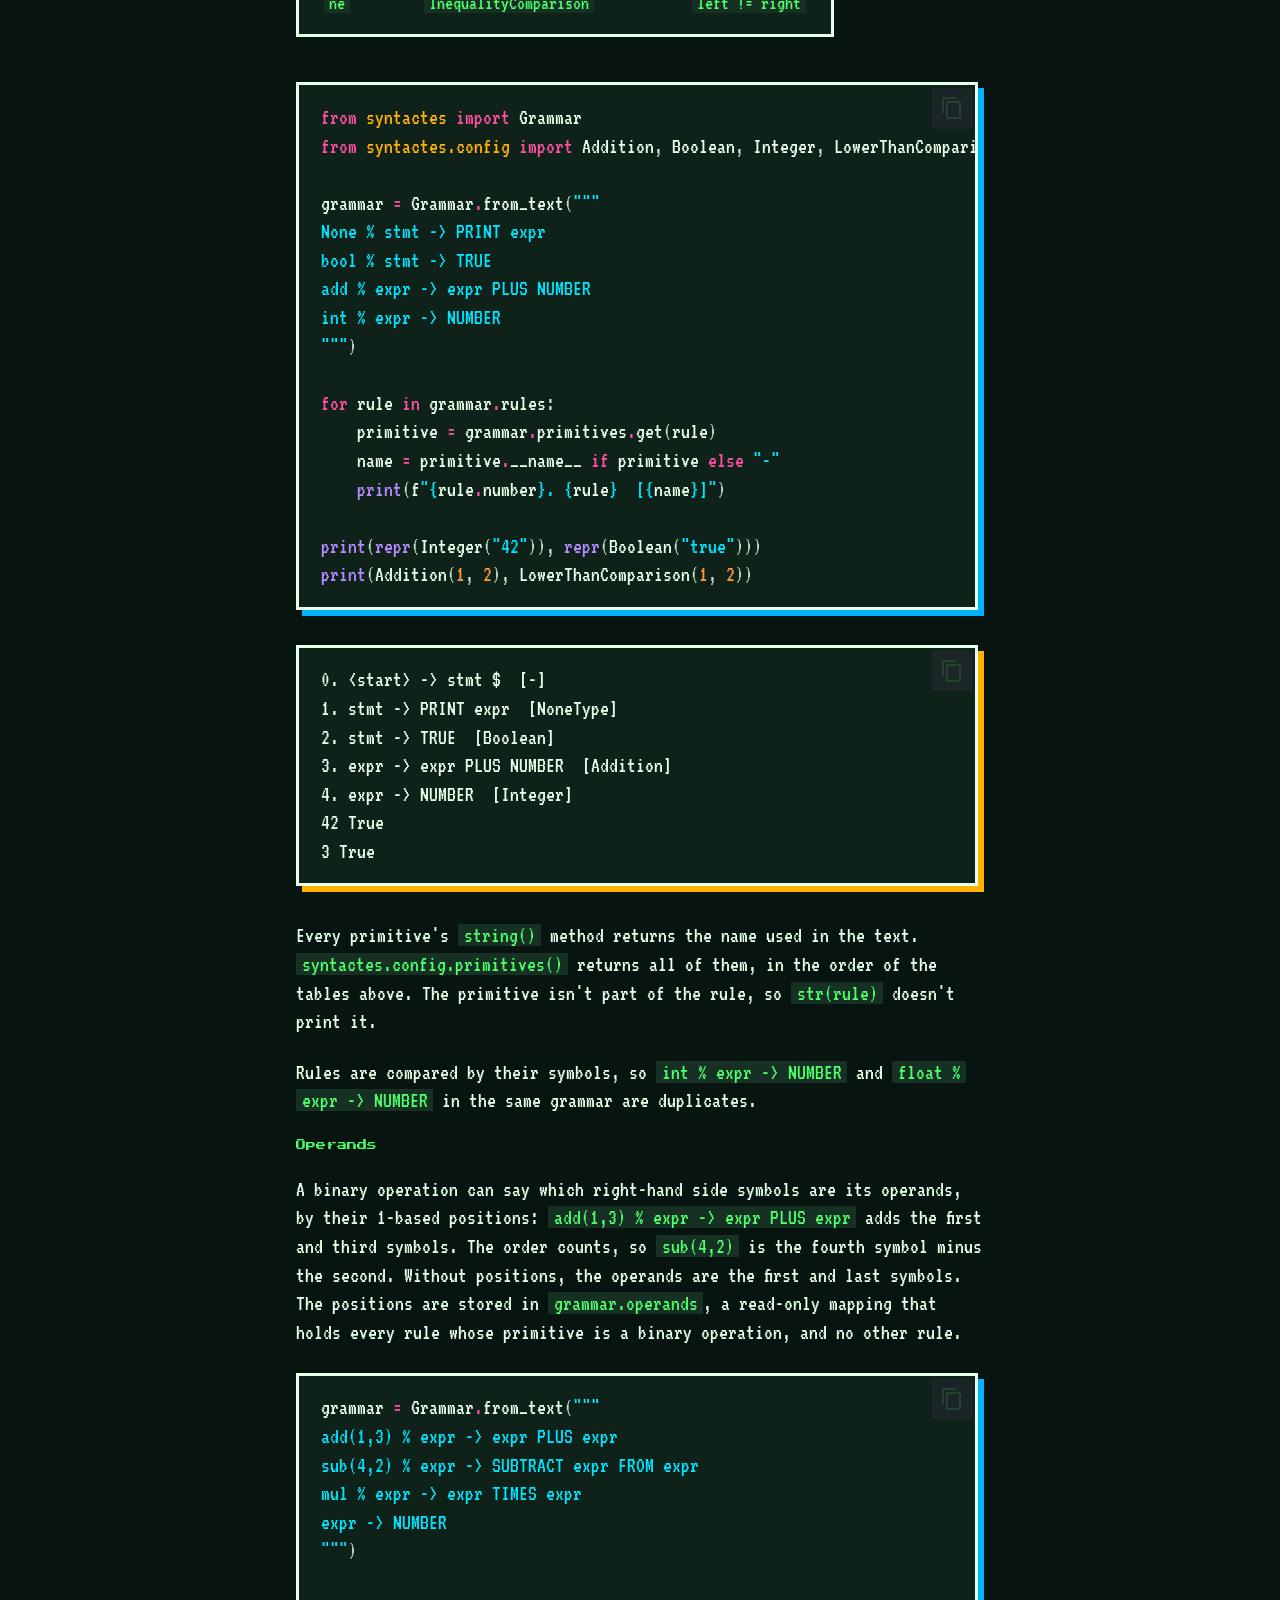
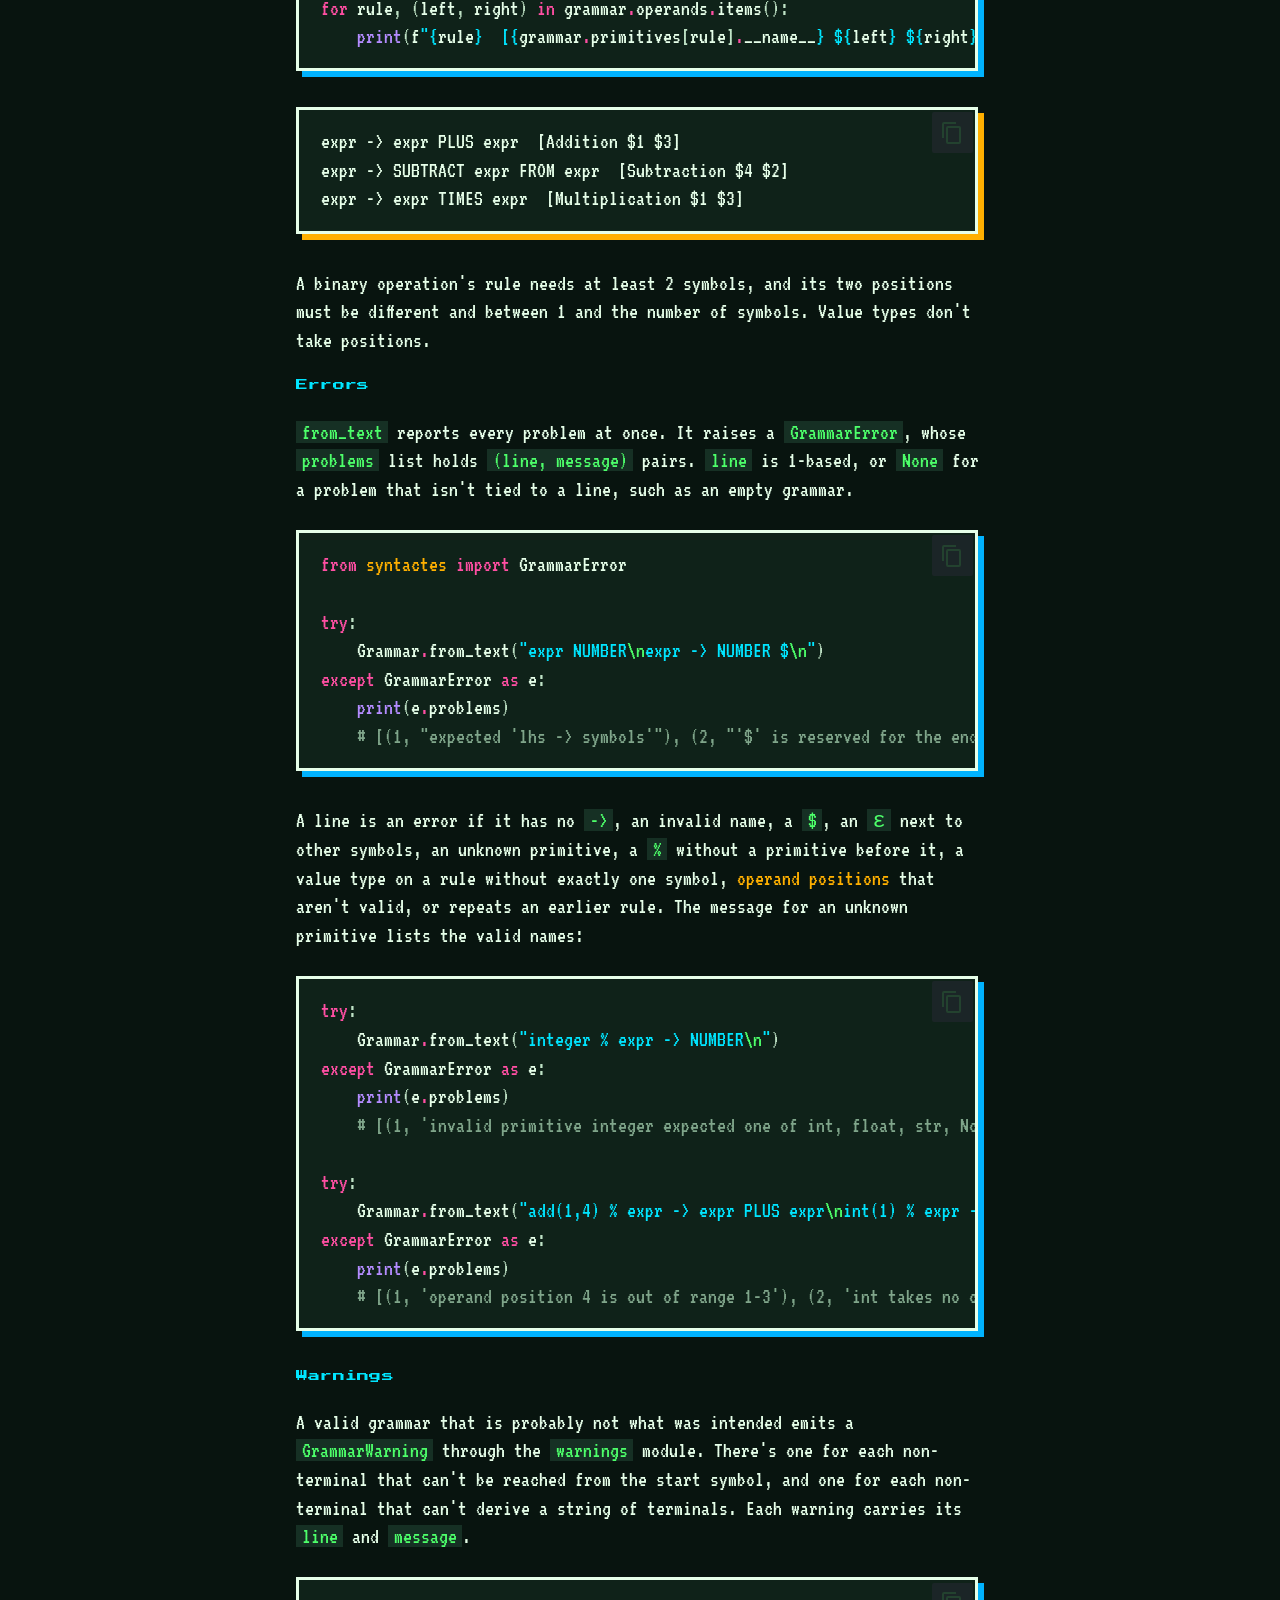
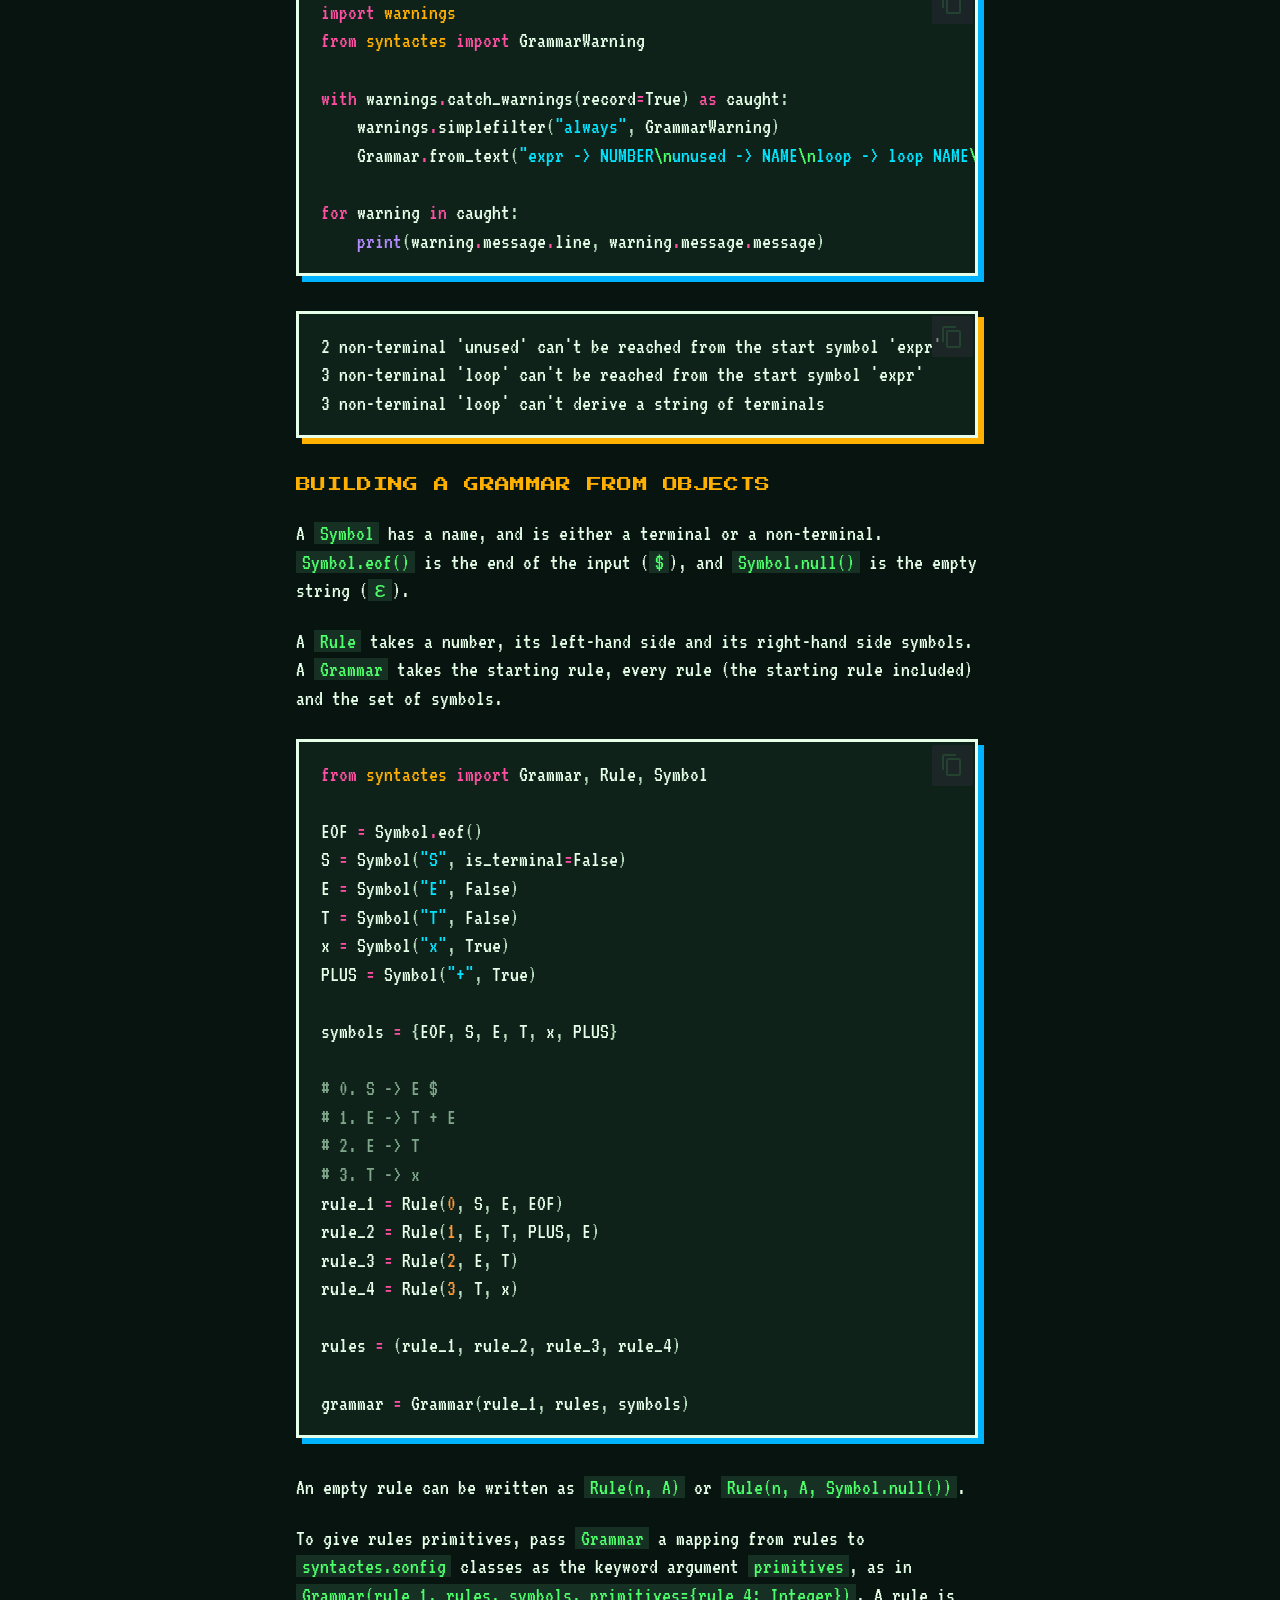
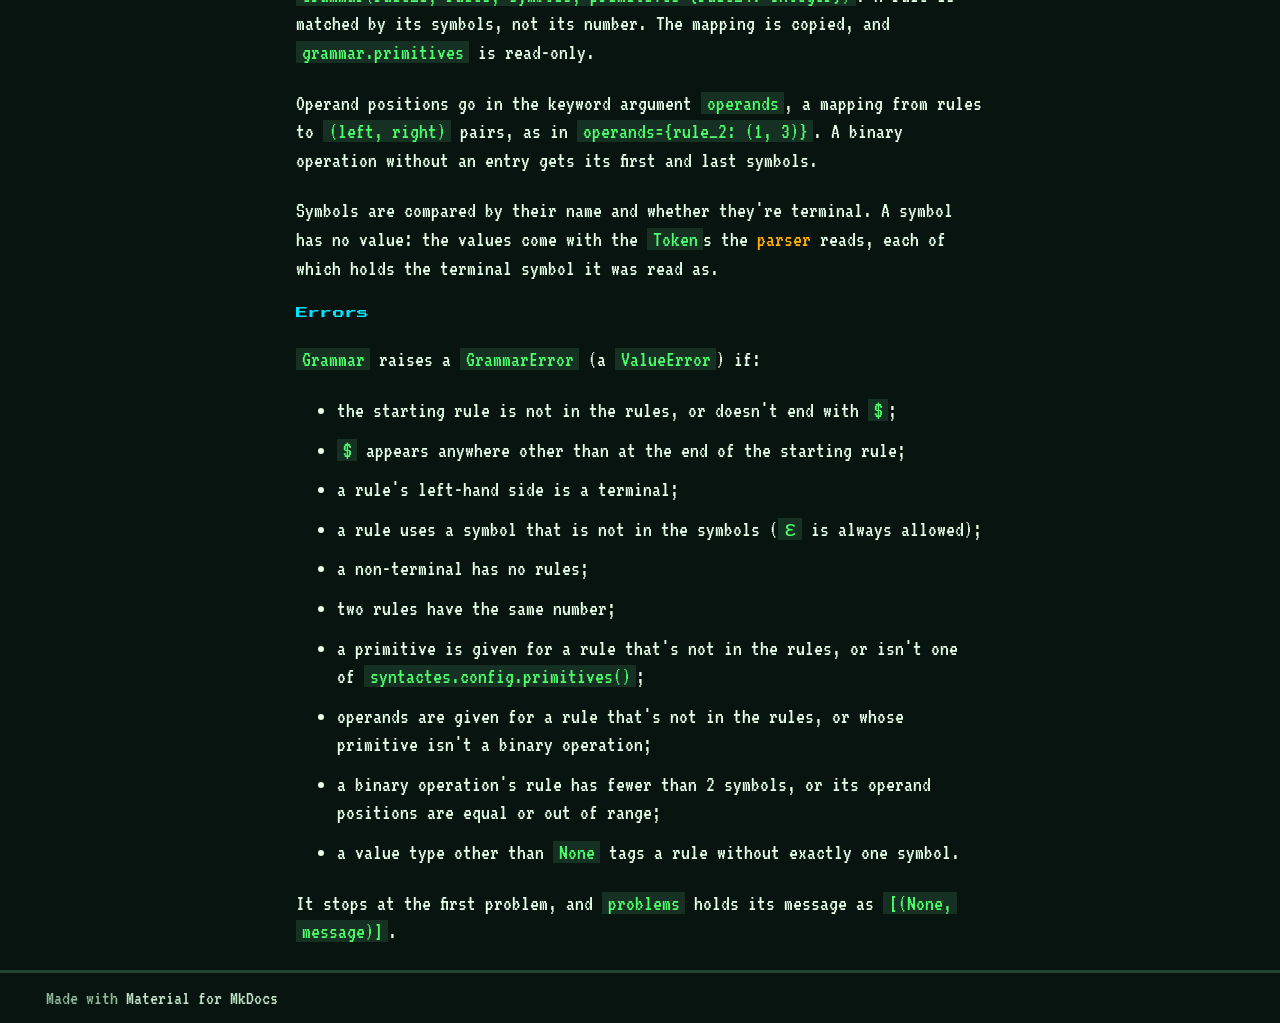
<file: grammars/index.html>
<!doctype html>
<html lang="en" class="no-js">
  <head>
    
      <meta charset="utf-8">
      <meta name="viewport" content="width=device-width,initial-scale=1">
      
      
      
        <link rel="canonical" href="https://maximosnikiforakis.gr/syntactes/grammars/">
      
      
        <link rel="prev" href="../installation/">
      
      
        <link rel="next" href="../parsing-tables/">
      
      
        
      
      
      <link rel="icon" href="../assets/favicon.svg">
      <meta name="generator" content="mkdocs-1.6.1, mkdocs-material-9.7.7">
    
    
      
        <title>Grammars - syntactes</title>
      
    
    
      <link rel="stylesheet" href="../assets/stylesheets/main.ec1eaa64.min.css">
      
        
        <link rel="stylesheet" href="../assets/stylesheets/palette.ab4e12ef.min.css">
      
      


    
    
      
    
    
      
    
    
      <link rel="stylesheet" href="../assets/_mkdocstrings.css">
    
      <link rel="stylesheet" href="../stylesheets/arcade.css">
    
    <script>__md_scope=new URL("..",location),__md_hash=e=>[...e].reduce(((e,_)=>(e<<5)-e+_.charCodeAt(0)),0),__md_get=(e,_=localStorage,t=__md_scope)=>JSON.parse(_.getItem(t.pathname+"."+e)),__md_set=(e,_,t=localStorage,a=__md_scope)=>{try{t.setItem(a.pathname+"."+e,JSON.stringify(_))}catch(e){}}</script>
    
      

    
    
  </head>
  
  
    
    
    
    
    
    <body dir="ltr" data-md-color-scheme="slate" data-md-color-primary="custom" data-md-color-accent="custom">
  
    
    <input class="md-toggle" data-md-toggle="drawer" type="checkbox" id="__drawer" autocomplete="off">
    <input class="md-toggle" data-md-toggle="search" type="checkbox" id="__search" autocomplete="off">
    <label class="md-overlay" for="__drawer"></label>
    <div data-md-component="skip">
      
        
        <a href="#grammars" class="md-skip">
          Skip to content
        </a>
      
    </div>
    <div data-md-component="announce">
      
    </div>
    
    
      

  

<header class="md-header md-header--shadow md-header--lifted" data-md-component="header">
  <nav class="md-header__inner md-grid" aria-label="Header">
    <a href=".." title="syntactes" class="md-header__button md-logo" aria-label="syntactes" data-md-component="logo">
      
  <img src="../assets/favicon.svg" alt="logo">

    </a>
    <label class="md-header__button md-icon" for="__drawer">
      
      <svg xmlns="http://www.w3.org/2000/svg" viewBox="0 0 24 24"><path d="M3 6h18v2H3zm0 5h18v2H3zm0 5h18v2H3z"/></svg>
    </label>
    <div class="md-header__title" data-md-component="header-title">
      <div class="md-header__ellipsis">
        <div class="md-header__topic">
          <span class="md-ellipsis">
            syntactes
          </span>
        </div>
        <div class="md-header__topic" data-md-component="header-topic">
          <span class="md-ellipsis">
            
              Grammars
            
          </span>
        </div>
      </div>
    </div>
    
      
    
    
    
    
      
      
        <label class="md-header__button md-icon" for="__search">
          
          <svg xmlns="http://www.w3.org/2000/svg" viewBox="0 0 24 24"><path d="M9.5 3A6.5 6.5 0 0 1 16 9.5c0 1.61-.59 3.09-1.56 4.23l.27.27h.79l5 5-1.5 1.5-5-5v-.79l-.27-.27A6.52 6.52 0 0 1 9.5 16 6.5 6.5 0 0 1 3 9.5 6.5 6.5 0 0 1 9.5 3m0 2C7 5 5 7 5 9.5S7 14 9.5 14 14 12 14 9.5 12 5 9.5 5"/></svg>
        </label>
        <div class="md-search" data-md-component="search" role="dialog">
  <label class="md-search__overlay" for="__search"></label>
  <div class="md-search__inner" role="search">
    <form class="md-search__form" name="search">
      <input type="text" class="md-search__input" name="query" aria-label="Search" placeholder="Search" autocapitalize="off" autocorrect="off" autocomplete="off" spellcheck="false" data-md-component="search-query" required>
      <label class="md-search__icon md-icon" for="__search">
        
        <svg xmlns="http://www.w3.org/2000/svg" viewBox="0 0 24 24"><path d="M9.5 3A6.5 6.5 0 0 1 16 9.5c0 1.61-.59 3.09-1.56 4.23l.27.27h.79l5 5-1.5 1.5-5-5v-.79l-.27-.27A6.52 6.52 0 0 1 9.5 16 6.5 6.5 0 0 1 3 9.5 6.5 6.5 0 0 1 9.5 3m0 2C7 5 5 7 5 9.5S7 14 9.5 14 14 12 14 9.5 12 5 9.5 5"/></svg>
        
        <svg xmlns="http://www.w3.org/2000/svg" viewBox="0 0 24 24"><path d="M20 11v2H8l5.5 5.5-1.42 1.42L4.16 12l7.92-7.92L13.5 5.5 8 11z"/></svg>
      </label>
      <nav class="md-search__options" aria-label="Search">
        
        <button type="reset" class="md-search__icon md-icon" title="Clear" aria-label="Clear" tabindex="-1">
          
          <svg xmlns="http://www.w3.org/2000/svg" viewBox="0 0 24 24"><path d="M19 6.41 17.59 5 12 10.59 6.41 5 5 6.41 10.59 12 5 17.59 6.41 19 12 13.41 17.59 19 19 17.59 13.41 12z"/></svg>
        </button>
      </nav>
      
    </form>
    <div class="md-search__output">
      <div class="md-search__scrollwrap" tabindex="0" data-md-scrollfix>
        <div class="md-search-result" data-md-component="search-result">
          <div class="md-search-result__meta">
            Initializing search
          </div>
          <ol class="md-search-result__list" role="presentation"></ol>
        </div>
      </div>
    </div>
  </div>
</div>
      
    
    
      <div class="md-header__source">
        <a href="https://github.com/Maxcode123/syntactes" title="Go to repository" class="md-source" data-md-component="source">
  <div class="md-source__icon md-icon">
    
    <svg xmlns="http://www.w3.org/2000/svg" viewBox="0 0 512 512"><!--! Font Awesome Free 7.1.0 by @fontawesome - https://fontawesome.com License - https://fontawesome.com/license/free (Icons: CC BY 4.0, Fonts: SIL OFL 1.1, Code: MIT License) Copyright 2025 Fonticons, Inc.--><path d="M173.9 397.4c0 2-2.3 3.6-5.2 3.6-3.3.3-5.6-1.3-5.6-3.6 0-2 2.3-3.6 5.2-3.6 3-.3 5.6 1.3 5.6 3.6m-31.1-4.5c-.7 2 1.3 4.3 4.3 4.9 2.6 1 5.6 0 6.2-2s-1.3-4.3-4.3-5.2c-2.6-.7-5.5.3-6.2 2.3m44.2-1.7c-2.9.7-4.9 2.6-4.6 4.9.3 2 2.9 3.3 5.9 2.6 2.9-.7 4.9-2.6 4.6-4.6-.3-1.9-3-3.2-5.9-2.9M252.8 8C114.1 8 8 113.3 8 252c0 110.9 69.8 205.8 169.5 239.2 12.8 2.3 17.3-5.6 17.3-12.1 0-6.2-.3-40.4-.3-61.4 0 0-70 15-84.7-29.8 0 0-11.4-29.1-27.8-36.6 0 0-22.9-15.7 1.6-15.4 0 0 24.9 2 38.6 25.8 21.9 38.6 58.6 27.5 72.9 20.9 2.3-16 8.8-27.1 16-33.7-55.9-6.2-112.3-14.3-112.3-110.5 0-27.5 7.6-41.3 23.6-58.9-2.6-6.5-11.1-33.3 2.6-67.9 20.9-6.5 69 27 69 27 20-5.6 41.5-8.5 62.8-8.5s42.8 2.9 62.8 8.5c0 0 48.1-33.6 69-27 13.7 34.7 5.2 61.4 2.6 67.9 16 17.7 25.8 31.5 25.8 58.9 0 96.5-58.9 104.2-114.8 110.5 9.2 7.9 17 22.9 17 46.4 0 33.7-.3 75.4-.3 83.6 0 6.5 4.6 14.4 17.3 12.1C436.2 457.8 504 362.9 504 252 504 113.3 391.5 8 252.8 8M105.2 352.9c-1.3 1-1 3.3.7 5.2 1.6 1.6 3.9 2.3 5.2 1 1.3-1 1-3.3-.7-5.2-1.6-1.6-3.9-2.3-5.2-1m-10.8-8.1c-.7 1.3.3 2.9 2.3 3.9 1.6 1 3.6.7 4.3-.7.7-1.3-.3-2.9-2.3-3.9-2-.6-3.6-.3-4.3.7m32.4 35.6c-1.6 1.3-1 4.3 1.3 6.2 2.3 2.3 5.2 2.6 6.5 1 1.3-1.3.7-4.3-1.3-6.2-2.2-2.3-5.2-2.6-6.5-1m-11.4-14.7c-1.6 1-1.6 3.6 0 5.9s4.3 3.3 5.6 2.3c1.6-1.3 1.6-3.9 0-6.2-1.4-2.3-4-3.3-5.6-2"/></svg>
  </div>
  <div class="md-source__repository">
    Maxcode123/syntactes
  </div>
</a>
      </div>
    
  </nav>
  
    
      
<nav class="md-tabs" aria-label="Tabs" data-md-component="tabs">
  <div class="md-grid">
    <ul class="md-tabs__list">
      
        
  
  
  
    
  
  
    
    
      <li class="md-tabs__item md-tabs__item--active">
        <a href=".." class="md-tabs__link">
          
  
  
  Get started

        </a>
      </li>
    
  

      
        
  
  
  
  
    
    
      <li class="md-tabs__item">
        <a href="../syntactes/" class="md-tabs__link">
          
  
  
  API Documentation

        </a>
      </li>
    
  

      
    </ul>
  </div>
</nav>
    
  
</header>
    
    <div class="md-container" data-md-component="container">
      
      
        
      
      <main class="md-main" data-md-component="main">
        <div class="md-main__inner md-grid">
          
            
              
              <div class="md-sidebar md-sidebar--primary" data-md-component="sidebar" data-md-type="navigation" >
                <div class="md-sidebar__scrollwrap">
                  <div class="md-sidebar__inner">
                    


  


<nav class="md-nav md-nav--primary md-nav--lifted" aria-label="Navigation" data-md-level="0">
  <label class="md-nav__title" for="__drawer">
    <a href=".." title="syntactes" class="md-nav__button md-logo" aria-label="syntactes" data-md-component="logo">
      
  <img src="../assets/favicon.svg" alt="logo">

    </a>
    syntactes
  </label>
  
    <div class="md-nav__source">
      <a href="https://github.com/Maxcode123/syntactes" title="Go to repository" class="md-source" data-md-component="source">
  <div class="md-source__icon md-icon">
    
    <svg xmlns="http://www.w3.org/2000/svg" viewBox="0 0 512 512"><!--! Font Awesome Free 7.1.0 by @fontawesome - https://fontawesome.com License - https://fontawesome.com/license/free (Icons: CC BY 4.0, Fonts: SIL OFL 1.1, Code: MIT License) Copyright 2025 Fonticons, Inc.--><path d="M173.9 397.4c0 2-2.3 3.6-5.2 3.6-3.3.3-5.6-1.3-5.6-3.6 0-2 2.3-3.6 5.2-3.6 3-.3 5.6 1.3 5.6 3.6m-31.1-4.5c-.7 2 1.3 4.3 4.3 4.9 2.6 1 5.6 0 6.2-2s-1.3-4.3-4.3-5.2c-2.6-.7-5.5.3-6.2 2.3m44.2-1.7c-2.9.7-4.9 2.6-4.6 4.9.3 2 2.9 3.3 5.9 2.6 2.9-.7 4.9-2.6 4.6-4.6-.3-1.9-3-3.2-5.9-2.9M252.8 8C114.1 8 8 113.3 8 252c0 110.9 69.8 205.8 169.5 239.2 12.8 2.3 17.3-5.6 17.3-12.1 0-6.2-.3-40.4-.3-61.4 0 0-70 15-84.7-29.8 0 0-11.4-29.1-27.8-36.6 0 0-22.9-15.7 1.6-15.4 0 0 24.9 2 38.6 25.8 21.9 38.6 58.6 27.5 72.9 20.9 2.3-16 8.8-27.1 16-33.7-55.9-6.2-112.3-14.3-112.3-110.5 0-27.5 7.6-41.3 23.6-58.9-2.6-6.5-11.1-33.3 2.6-67.9 20.9-6.5 69 27 69 27 20-5.6 41.5-8.5 62.8-8.5s42.8 2.9 62.8 8.5c0 0 48.1-33.6 69-27 13.7 34.7 5.2 61.4 2.6 67.9 16 17.7 25.8 31.5 25.8 58.9 0 96.5-58.9 104.2-114.8 110.5 9.2 7.9 17 22.9 17 46.4 0 33.7-.3 75.4-.3 83.6 0 6.5 4.6 14.4 17.3 12.1C436.2 457.8 504 362.9 504 252 504 113.3 391.5 8 252.8 8M105.2 352.9c-1.3 1-1 3.3.7 5.2 1.6 1.6 3.9 2.3 5.2 1 1.3-1 1-3.3-.7-5.2-1.6-1.6-3.9-2.3-5.2-1m-10.8-8.1c-.7 1.3.3 2.9 2.3 3.9 1.6 1 3.6.7 4.3-.7.7-1.3-.3-2.9-2.3-3.9-2-.6-3.6-.3-4.3.7m32.4 35.6c-1.6 1.3-1 4.3 1.3 6.2 2.3 2.3 5.2 2.6 6.5 1 1.3-1.3.7-4.3-1.3-6.2-2.2-2.3-5.2-2.6-6.5-1m-11.4-14.7c-1.6 1-1.6 3.6 0 5.9s4.3 3.3 5.6 2.3c1.6-1.3 1.6-3.9 0-6.2-1.4-2.3-4-3.3-5.6-2"/></svg>
  </div>
  <div class="md-source__repository">
    Maxcode123/syntactes
  </div>
</a>
    </div>
  
  <ul class="md-nav__list" data-md-scrollfix>
    
      
      
  
  
    
  
  
  
    
    
    
    
      
        
        
      
      
        
      
    
    
    <li class="md-nav__item md-nav__item--active md-nav__item--section md-nav__item--nested">
      
        
        
        <input class="md-nav__toggle md-toggle " type="checkbox" id="__nav_1" checked>
        
          
          <label class="md-nav__link" for="__nav_1" id="__nav_1_label" tabindex="">
            
  
  
  <span class="md-ellipsis">
    
  
    Get started
  

    
  </span>
  
  

            <span class="md-nav__icon md-icon"></span>
          </label>
        
        <nav class="md-nav" data-md-level="1" aria-labelledby="__nav_1_label" aria-expanded="true">
          <label class="md-nav__title" for="__nav_1">
            <span class="md-nav__icon md-icon"></span>
            
  
    Get started
  

          </label>
          <ul class="md-nav__list" data-md-scrollfix>
            
              
                
  
  
  
  
    <li class="md-nav__item">
      <a href=".." class="md-nav__link">
        
  
  
  <span class="md-ellipsis">
    
  
    What is syntactes?
  

    
  </span>
  
  

      </a>
    </li>
  

              
            
              
                
  
  
  
  
    <li class="md-nav__item">
      <a href="../installation/" class="md-nav__link">
        
  
  
  <span class="md-ellipsis">
    
  
    Installation
  

    
  </span>
  
  

      </a>
    </li>
  

              
            
              
                
  
  
    
  
  
  
    <li class="md-nav__item md-nav__item--active">
      
      <input class="md-nav__toggle md-toggle" type="checkbox" id="__toc">
      
      
        
      
      
        <label class="md-nav__link md-nav__link--active" for="__toc">
          
  
  
  <span class="md-ellipsis">
    
  
    Grammars
  

    
  </span>
  
  

          <span class="md-nav__icon md-icon"></span>
        </label>
      
      <a href="./" class="md-nav__link md-nav__link--active">
        
  
  
  <span class="md-ellipsis">
    
  
    Grammars
  

    
  </span>
  
  

      </a>
      
        

<nav class="md-nav md-nav--secondary" aria-label="Table of contents">
  
  
  
    
  
  
    <label class="md-nav__title" for="__toc">
      <span class="md-nav__icon md-icon"></span>
      Table of contents
    </label>
    <ul class="md-nav__list" data-md-component="toc" data-md-scrollfix>
      
        <li class="md-nav__item">
  <a href="#writing-a-grammar-as-text" class="md-nav__link">
    <span class="md-ellipsis">
      
        Writing a grammar as text
      
    </span>
  </a>
  
    <nav class="md-nav" aria-label="Writing a grammar as text">
      <ul class="md-nav__list">
        
          <li class="md-nav__item">
  <a href="#primitives" class="md-nav__link">
    <span class="md-ellipsis">
      
        Primitives
      
    </span>
  </a>
  
    <nav class="md-nav" aria-label="Primitives">
      <ul class="md-nav__list">
        
          <li class="md-nav__item">
  <a href="#operands" class="md-nav__link">
    <span class="md-ellipsis">
      
        Operands
      
    </span>
  </a>
  
</li>
        
      </ul>
    </nav>
  
</li>
        
          <li class="md-nav__item">
  <a href="#errors" class="md-nav__link">
    <span class="md-ellipsis">
      
        Errors
      
    </span>
  </a>
  
</li>
        
          <li class="md-nav__item">
  <a href="#warnings" class="md-nav__link">
    <span class="md-ellipsis">
      
        Warnings
      
    </span>
  </a>
  
</li>
        
      </ul>
    </nav>
  
</li>
      
        <li class="md-nav__item">
  <a href="#building-a-grammar-from-objects" class="md-nav__link">
    <span class="md-ellipsis">
      
        Building a grammar from objects
      
    </span>
  </a>
  
    <nav class="md-nav" aria-label="Building a grammar from objects">
      <ul class="md-nav__list">
        
          <li class="md-nav__item">
  <a href="#errors_1" class="md-nav__link">
    <span class="md-ellipsis">
      
        Errors
      
    </span>
  </a>
  
</li>
        
      </ul>
    </nav>
  
</li>
      
    </ul>
  
</nav>
      
    </li>
  

              
            
              
                
  
  
  
  
    <li class="md-nav__item">
      <a href="../parsing-tables/" class="md-nav__link">
        
  
  
  <span class="md-ellipsis">
    
  
    Parsing tables
  

    
  </span>
  
  

      </a>
    </li>
  

              
            
              
                
  
  
  
  
    <li class="md-nav__item">
      <a href="../parsing/" class="md-nav__link">
        
  
  
  <span class="md-ellipsis">
    
  
    Parsing
  

    
  </span>
  
  

      </a>
    </li>
  

              
            
          </ul>
        </nav>
      
    </li>
  

    
      
      
  
  
  
  
    
    
    
    
      
      
        
      
    
    
    <li class="md-nav__item md-nav__item--nested">
      
        
        
        <input class="md-nav__toggle md-toggle " type="checkbox" id="__nav_2" >
        
          
          <label class="md-nav__link" for="__nav_2" id="__nav_2_label" tabindex="0">
            
  
  
  <span class="md-ellipsis">
    
  
    API Documentation
  

    
  </span>
  
  

            <span class="md-nav__icon md-icon"></span>
          </label>
        
        <nav class="md-nav" data-md-level="1" aria-labelledby="__nav_2_label" aria-expanded="false">
          <label class="md-nav__title" for="__nav_2">
            <span class="md-nav__icon md-icon"></span>
            
  
    API Documentation
  

          </label>
          <ul class="md-nav__list" data-md-scrollfix>
            
              
                
  
  
  
  
    <li class="md-nav__item">
      <a href="../syntactes/" class="md-nav__link">
        
  
  
  <span class="md-ellipsis">
    
  
    syntactes
  

    
  </span>
  
  

      </a>
    </li>
  

              
            
              
                
  
  
  
  
    <li class="md-nav__item">
      <a href="../parser/" class="md-nav__link">
        
  
  
  <span class="md-ellipsis">
    
  
    parser
  

    
  </span>
  
  

      </a>
    </li>
  

              
            
              
                
  
  
  
  
    <li class="md-nav__item">
      <a href="../parsing_table/" class="md-nav__link">
        
  
  
  <span class="md-ellipsis">
    
  
    parsing_table
  

    
  </span>
  
  

      </a>
    </li>
  

              
            
          </ul>
        </nav>
      
    </li>
  

    
  </ul>
</nav>
                  </div>
                </div>
              </div>
            
            
              
              <div class="md-sidebar md-sidebar--secondary" data-md-component="sidebar" data-md-type="toc" >
                <div class="md-sidebar__scrollwrap">
                  <div class="md-sidebar__inner">
                    

<nav class="md-nav md-nav--secondary" aria-label="Table of contents">
  
  
  
    
  
  
    <label class="md-nav__title" for="__toc">
      <span class="md-nav__icon md-icon"></span>
      Table of contents
    </label>
    <ul class="md-nav__list" data-md-component="toc" data-md-scrollfix>
      
        <li class="md-nav__item">
  <a href="#writing-a-grammar-as-text" class="md-nav__link">
    <span class="md-ellipsis">
      
        Writing a grammar as text
      
    </span>
  </a>
  
    <nav class="md-nav" aria-label="Writing a grammar as text">
      <ul class="md-nav__list">
        
          <li class="md-nav__item">
  <a href="#primitives" class="md-nav__link">
    <span class="md-ellipsis">
      
        Primitives
      
    </span>
  </a>
  
    <nav class="md-nav" aria-label="Primitives">
      <ul class="md-nav__list">
        
          <li class="md-nav__item">
  <a href="#operands" class="md-nav__link">
    <span class="md-ellipsis">
      
        Operands
      
    </span>
  </a>
  
</li>
        
      </ul>
    </nav>
  
</li>
        
          <li class="md-nav__item">
  <a href="#errors" class="md-nav__link">
    <span class="md-ellipsis">
      
        Errors
      
    </span>
  </a>
  
</li>
        
          <li class="md-nav__item">
  <a href="#warnings" class="md-nav__link">
    <span class="md-ellipsis">
      
        Warnings
      
    </span>
  </a>
  
</li>
        
      </ul>
    </nav>
  
</li>
      
        <li class="md-nav__item">
  <a href="#building-a-grammar-from-objects" class="md-nav__link">
    <span class="md-ellipsis">
      
        Building a grammar from objects
      
    </span>
  </a>
  
    <nav class="md-nav" aria-label="Building a grammar from objects">
      <ul class="md-nav__list">
        
          <li class="md-nav__item">
  <a href="#errors_1" class="md-nav__link">
    <span class="md-ellipsis">
      
        Errors
      
    </span>
  </a>
  
</li>
        
      </ul>
    </nav>
  
</li>
      
    </ul>
  
</nav>
                  </div>
                </div>
              </div>
            
          
          
            <div class="md-content" data-md-component="content">
              
                




              
              <article class="md-content__inner md-typeset">
                
                  


  
  


<h1 id="grammars">Grammars</h1>
<p>A grammar is a set of rules that describe a language. Each rule breaks a
non-terminal symbol down into other symbols. You can write the grammar as text,
or build it from <code>Symbol</code> and <code>Rule</code> objects.</p>
<h2 id="writing-a-grammar-as-text">Writing a grammar as text</h2>
<p><code>Grammar.from_text</code> builds a grammar from text with one rule per line:</p>
<div class="language-python highlight"><pre><span></span><code><span id="__span-0-1"><a id="__codelineno-0-1" name="__codelineno-0-1" href="#__codelineno-0-1"></a><span class="kn">from</span><span class="w"> </span><span class="nn">syntactes</span><span class="w"> </span><span class="kn">import</span> <span class="n">Grammar</span>
</span><span id="__span-0-2"><a id="__codelineno-0-2" name="__codelineno-0-2" href="#__codelineno-0-2"></a>
</span><span id="__span-0-3"><a id="__codelineno-0-3" name="__codelineno-0-3" href="#__codelineno-0-3"></a><span class="n">grammar</span> <span class="o">=</span> <span class="n">Grammar</span><span class="o">.</span><span class="n">from_text</span><span class="p">(</span><span class="s2">"""</span>
</span><span id="__span-0-4"><a id="__codelineno-0-4" name="__codelineno-0-4" href="#__codelineno-0-4"></a><span class="s2"># Sums of numbers</span>
</span><span id="__span-0-5"><a id="__codelineno-0-5" name="__codelineno-0-5" href="#__codelineno-0-5"></a><span class="s2">expr -&gt; expr PLUS NUMBER</span>
</span><span id="__span-0-6"><a id="__codelineno-0-6" name="__codelineno-0-6" href="#__codelineno-0-6"></a><span class="s2">expr -&gt; NUMBER</span>
</span><span id="__span-0-7"><a id="__codelineno-0-7" name="__codelineno-0-7" href="#__codelineno-0-7"></a><span class="s2">"""</span><span class="p">)</span>
</span><span id="__span-0-8"><a id="__codelineno-0-8" name="__codelineno-0-8" href="#__codelineno-0-8"></a>
</span><span id="__span-0-9"><a id="__codelineno-0-9" name="__codelineno-0-9" href="#__codelineno-0-9"></a><span class="k">for</span> <span class="n">rule</span> <span class="ow">in</span> <span class="n">grammar</span><span class="o">.</span><span class="n">rules</span><span class="p">:</span>
</span><span id="__span-0-10"><a id="__codelineno-0-10" name="__codelineno-0-10" href="#__codelineno-0-10"></a>    <span class="nb">print</span><span class="p">(</span><span class="sa">f</span><span class="s2">"</span><span class="si">{</span><span class="n">rule</span><span class="o">.</span><span class="n">number</span><span class="si">}</span><span class="s2">. </span><span class="si">{</span><span class="n">rule</span><span class="si">}</span><span class="s2">"</span><span class="p">)</span>
</span><span id="__span-0-11"><a id="__codelineno-0-11" name="__codelineno-0-11" href="#__codelineno-0-11"></a><span class="nb">print</span><span class="p">(</span><span class="nb">sorted</span><span class="p">(</span><span class="nb">map</span><span class="p">(</span><span class="nb">str</span><span class="p">,</span> <span class="n">grammar</span><span class="o">.</span><span class="n">terminals</span><span class="p">())))</span>
</span></code></pre></div>
<div class="language-text highlight"><pre><span></span><code><span id="__span-1-1"><a id="__codelineno-1-1" name="__codelineno-1-1" href="#__codelineno-1-1"></a>0. &lt;start&gt; -&gt; expr $
</span><span id="__span-1-2"><a id="__codelineno-1-2" name="__codelineno-1-2" href="#__codelineno-1-2"></a>1. expr -&gt; expr PLUS NUMBER
</span><span id="__span-1-3"><a id="__codelineno-1-3" name="__codelineno-1-3" href="#__codelineno-1-3"></a>2. expr -&gt; NUMBER
</span><span id="__span-1-4"><a id="__codelineno-1-4" name="__codelineno-1-4" href="#__codelineno-1-4"></a>['NUMBER', 'PLUS']
</span></code></pre></div>
<ul>
<li>A rule is a left-hand side, <code>-&gt;</code>, then the right-hand side symbols separated
  by whitespace. Names match <code>[A-Za-z_][A-Za-z0-9_]*</code>.</li>
<li>Names that appear on a left-hand side are non-terminals. Every other symbol
  is a terminal. <code>grammar.terminals()</code> returns them, without <code>$</code> and <code>ε</code>.</li>
<li>An empty right-hand side (<code>items -&gt;</code>), or a lone <code>ε</code> (<code>items -&gt; ε</code>), is an
  empty rule.</li>
<li>Blank lines and lines starting with <code>#</code> are ignored.</li>
<li>The first rule's left-hand side is the start symbol. The starting rule
  <code>&lt;start&gt; -&gt; expr $</code> is added as rule 0, and the rules of the text are
  numbered from 1 in order, so rule <code>n</code> is the <code>n</code>-th rule line.</li>
</ul>
<p>Since the rules are numbered in order, you can unpack <code>grammar.rules</code> to get
hold of them, for example to <a href="../parsing/#callbacks">register callbacks</a>:</p>
<div class="language-python highlight"><pre><span></span><code><span id="__span-2-1"><a id="__codelineno-2-1" name="__codelineno-2-1" href="#__codelineno-2-1"></a><span class="n">start</span><span class="p">,</span> <span class="n">add</span><span class="p">,</span> <span class="n">number</span> <span class="o">=</span> <span class="n">grammar</span><span class="o">.</span><span class="n">rules</span>
</span></code></pre></div>
<h3 id="primitives">Primitives</h3>
<p>A rule can start with a primitive and <code>%</code>: <code>int % expr -&gt; NUMBER</code>. The
primitive is stored in <code>grammar.primitives</code>, a read-only mapping from rules to
primitives. Rules without one, the starting rule included, aren't in it. When
the parser reduces by a rule without a callback, it applies the rule's
primitive to compute its value. See <a href="../parsing/#primitives">Primitives</a> in the
parsing guide.</p>
<p>Each primitive is one of the classes in <code>syntactes.config</code>. There are two
kinds. A value type converts one value when it's called:</p>
<table>
<thead>
<tr>
<th>Text</th>
<th>Class</th>
<th>Call</th>
</tr>
</thead>
<tbody>
<tr>
<td><code>int</code></td>
<td><code>Integer</code></td>
<td><code>Integer("42")</code> is <code>42</code></td>
</tr>
<tr>
<td><code>float</code></td>
<td><code>Float</code></td>
<td><code>Float("4.2")</code> is <code>4.2</code></td>
</tr>
<tr>
<td><code>str</code></td>
<td><code>String</code></td>
<td><code>String(42)</code> is <code>"42"</code></td>
</tr>
<tr>
<td><code>None</code></td>
<td><code>NoneType</code></td>
<td><code>NoneType(x)</code> is always <code>None</code></td>
</tr>
<tr>
<td><code>bool</code></td>
<td><code>Boolean</code></td>
<td><code>True</code> for <code>"1"</code> or <code>"true"</code>, else <code>False</code></td>
</tr>
</tbody>
</table>
<p>A value type's rule must have exactly one symbol, the one it converts, as in
<code>int % expr -&gt; NUMBER</code>. <code>None</code> ignores its input, so it can tag any rule. For
the starting rule, the trailing <code>$</code> doesn't count.</p>
<p>A binary operation takes two operands when it's called, and returns the
result:</p>
<table>
<thead>
<tr>
<th>Text</th>
<th>Class</th>
<th>Call returns</th>
</tr>
</thead>
<tbody>
<tr>
<td><code>add</code></td>
<td><code>Addition</code></td>
<td><code>left + right</code></td>
</tr>
<tr>
<td><code>sub</code></td>
<td><code>Subtraction</code></td>
<td><code>left - right</code></td>
</tr>
<tr>
<td><code>mul</code></td>
<td><code>Multiplication</code></td>
<td><code>left * right</code></td>
</tr>
<tr>
<td><code>div</code></td>
<td><code>Division</code></td>
<td><code>left / right</code></td>
</tr>
<tr>
<td><code>pow</code></td>
<td><code>Exponentiation</code></td>
<td><code>left ** right</code></td>
</tr>
<tr>
<td><code>lt</code></td>
<td><code>LowerThanComparison</code></td>
<td><code>left &lt; right</code></td>
</tr>
<tr>
<td><code>le</code></td>
<td><code>LowerEqualThanComparison</code></td>
<td><code>left &lt;= right</code></td>
</tr>
<tr>
<td><code>gt</code></td>
<td><code>GreaterThanComparison</code></td>
<td><code>left &gt; right</code></td>
</tr>
<tr>
<td><code>ge</code></td>
<td><code>GreaterEqualThanComparison</code></td>
<td><code>left &gt;= right</code></td>
</tr>
<tr>
<td><code>eq</code></td>
<td><code>EqualityComparison</code></td>
<td><code>left == right</code></td>
</tr>
<tr>
<td><code>ne</code></td>
<td><code>InequalityComparison</code></td>
<td><code>left != right</code></td>
</tr>
</tbody>
</table>
<div class="language-python highlight"><pre><span></span><code><span id="__span-3-1"><a id="__codelineno-3-1" name="__codelineno-3-1" href="#__codelineno-3-1"></a><span class="kn">from</span><span class="w"> </span><span class="nn">syntactes</span><span class="w"> </span><span class="kn">import</span> <span class="n">Grammar</span>
</span><span id="__span-3-2"><a id="__codelineno-3-2" name="__codelineno-3-2" href="#__codelineno-3-2"></a><span class="kn">from</span><span class="w"> </span><span class="nn">syntactes.config</span><span class="w"> </span><span class="kn">import</span> <span class="n">Addition</span><span class="p">,</span> <span class="n">Boolean</span><span class="p">,</span> <span class="n">Integer</span><span class="p">,</span> <span class="n">LowerThanComparison</span>
</span><span id="__span-3-3"><a id="__codelineno-3-3" name="__codelineno-3-3" href="#__codelineno-3-3"></a>
</span><span id="__span-3-4"><a id="__codelineno-3-4" name="__codelineno-3-4" href="#__codelineno-3-4"></a><span class="n">grammar</span> <span class="o">=</span> <span class="n">Grammar</span><span class="o">.</span><span class="n">from_text</span><span class="p">(</span><span class="s2">"""</span>
</span><span id="__span-3-5"><a id="__codelineno-3-5" name="__codelineno-3-5" href="#__codelineno-3-5"></a><span class="s2">None </span><span class="si">% s</span><span class="s2">tmt -&gt; PRINT expr</span>
</span><span id="__span-3-6"><a id="__codelineno-3-6" name="__codelineno-3-6" href="#__codelineno-3-6"></a><span class="s2">bool </span><span class="si">% s</span><span class="s2">tmt -&gt; TRUE</span>
</span><span id="__span-3-7"><a id="__codelineno-3-7" name="__codelineno-3-7" href="#__codelineno-3-7"></a><span class="s2">add </span><span class="si">% e</span><span class="s2">xpr -&gt; expr PLUS NUMBER</span>
</span><span id="__span-3-8"><a id="__codelineno-3-8" name="__codelineno-3-8" href="#__codelineno-3-8"></a><span class="s2">int </span><span class="si">% e</span><span class="s2">xpr -&gt; NUMBER</span>
</span><span id="__span-3-9"><a id="__codelineno-3-9" name="__codelineno-3-9" href="#__codelineno-3-9"></a><span class="s2">"""</span><span class="p">)</span>
</span><span id="__span-3-10"><a id="__codelineno-3-10" name="__codelineno-3-10" href="#__codelineno-3-10"></a>
</span><span id="__span-3-11"><a id="__codelineno-3-11" name="__codelineno-3-11" href="#__codelineno-3-11"></a><span class="k">for</span> <span class="n">rule</span> <span class="ow">in</span> <span class="n">grammar</span><span class="o">.</span><span class="n">rules</span><span class="p">:</span>
</span><span id="__span-3-12"><a id="__codelineno-3-12" name="__codelineno-3-12" href="#__codelineno-3-12"></a>    <span class="n">primitive</span> <span class="o">=</span> <span class="n">grammar</span><span class="o">.</span><span class="n">primitives</span><span class="o">.</span><span class="n">get</span><span class="p">(</span><span class="n">rule</span><span class="p">)</span>
</span><span id="__span-3-13"><a id="__codelineno-3-13" name="__codelineno-3-13" href="#__codelineno-3-13"></a>    <span class="n">name</span> <span class="o">=</span> <span class="n">primitive</span><span class="o">.</span><span class="vm">__name__</span> <span class="k">if</span> <span class="n">primitive</span> <span class="k">else</span> <span class="s2">"-"</span>
</span><span id="__span-3-14"><a id="__codelineno-3-14" name="__codelineno-3-14" href="#__codelineno-3-14"></a>    <span class="nb">print</span><span class="p">(</span><span class="sa">f</span><span class="s2">"</span><span class="si">{</span><span class="n">rule</span><span class="o">.</span><span class="n">number</span><span class="si">}</span><span class="s2">. </span><span class="si">{</span><span class="n">rule</span><span class="si">}</span><span class="s2">  [</span><span class="si">{</span><span class="n">name</span><span class="si">}</span><span class="s2">]"</span><span class="p">)</span>
</span><span id="__span-3-15"><a id="__codelineno-3-15" name="__codelineno-3-15" href="#__codelineno-3-15"></a>
</span><span id="__span-3-16"><a id="__codelineno-3-16" name="__codelineno-3-16" href="#__codelineno-3-16"></a><span class="nb">print</span><span class="p">(</span><span class="nb">repr</span><span class="p">(</span><span class="n">Integer</span><span class="p">(</span><span class="s2">"42"</span><span class="p">)),</span> <span class="nb">repr</span><span class="p">(</span><span class="n">Boolean</span><span class="p">(</span><span class="s2">"true"</span><span class="p">)))</span>
</span><span id="__span-3-17"><a id="__codelineno-3-17" name="__codelineno-3-17" href="#__codelineno-3-17"></a><span class="nb">print</span><span class="p">(</span><span class="n">Addition</span><span class="p">(</span><span class="mi">1</span><span class="p">,</span> <span class="mi">2</span><span class="p">),</span> <span class="n">LowerThanComparison</span><span class="p">(</span><span class="mi">1</span><span class="p">,</span> <span class="mi">2</span><span class="p">))</span>
</span></code></pre></div>
<div class="language-text highlight"><pre><span></span><code><span id="__span-4-1"><a id="__codelineno-4-1" name="__codelineno-4-1" href="#__codelineno-4-1"></a>0. &lt;start&gt; -&gt; stmt $  [-]
</span><span id="__span-4-2"><a id="__codelineno-4-2" name="__codelineno-4-2" href="#__codelineno-4-2"></a>1. stmt -&gt; PRINT expr  [NoneType]
</span><span id="__span-4-3"><a id="__codelineno-4-3" name="__codelineno-4-3" href="#__codelineno-4-3"></a>2. stmt -&gt; TRUE  [Boolean]
</span><span id="__span-4-4"><a id="__codelineno-4-4" name="__codelineno-4-4" href="#__codelineno-4-4"></a>3. expr -&gt; expr PLUS NUMBER  [Addition]
</span><span id="__span-4-5"><a id="__codelineno-4-5" name="__codelineno-4-5" href="#__codelineno-4-5"></a>4. expr -&gt; NUMBER  [Integer]
</span><span id="__span-4-6"><a id="__codelineno-4-6" name="__codelineno-4-6" href="#__codelineno-4-6"></a>42 True
</span><span id="__span-4-7"><a id="__codelineno-4-7" name="__codelineno-4-7" href="#__codelineno-4-7"></a>3 True
</span></code></pre></div>
<p>Every primitive's <code>string()</code> method returns the name used in the text.
<code>syntactes.config.primitives()</code> returns all of them, in the order of the
tables above. The primitive isn't part of the rule, so <code>str(rule)</code> doesn't
print it.</p>
<p>Rules are compared by their symbols, so <code>int % expr -&gt; NUMBER</code> and
<code>float % expr -&gt; NUMBER</code> in the same grammar are duplicates.</p>
<h4 id="operands">Operands</h4>
<p>A binary operation can say which right-hand side symbols are its operands, by
their 1-based positions: <code>add(1,3) % expr -&gt; expr PLUS expr</code> adds the first and
third symbols. The order counts, so <code>sub(4,2)</code> is the fourth symbol minus the
second. Without positions, the operands are the first and last symbols. The
positions are stored in <code>grammar.operands</code>, a read-only mapping that holds every
rule whose primitive is a binary operation, and no other rule.</p>
<div class="language-python highlight"><pre><span></span><code><span id="__span-5-1"><a id="__codelineno-5-1" name="__codelineno-5-1" href="#__codelineno-5-1"></a><span class="n">grammar</span> <span class="o">=</span> <span class="n">Grammar</span><span class="o">.</span><span class="n">from_text</span><span class="p">(</span><span class="s2">"""</span>
</span><span id="__span-5-2"><a id="__codelineno-5-2" name="__codelineno-5-2" href="#__codelineno-5-2"></a><span class="s2">add(1,3) </span><span class="si">% e</span><span class="s2">xpr -&gt; expr PLUS expr</span>
</span><span id="__span-5-3"><a id="__codelineno-5-3" name="__codelineno-5-3" href="#__codelineno-5-3"></a><span class="s2">sub(4,2) </span><span class="si">% e</span><span class="s2">xpr -&gt; SUBTRACT expr FROM expr</span>
</span><span id="__span-5-4"><a id="__codelineno-5-4" name="__codelineno-5-4" href="#__codelineno-5-4"></a><span class="s2">mul </span><span class="si">% e</span><span class="s2">xpr -&gt; expr TIMES expr</span>
</span><span id="__span-5-5"><a id="__codelineno-5-5" name="__codelineno-5-5" href="#__codelineno-5-5"></a><span class="s2">expr -&gt; NUMBER</span>
</span><span id="__span-5-6"><a id="__codelineno-5-6" name="__codelineno-5-6" href="#__codelineno-5-6"></a><span class="s2">"""</span><span class="p">)</span>
</span><span id="__span-5-7"><a id="__codelineno-5-7" name="__codelineno-5-7" href="#__codelineno-5-7"></a>
</span><span id="__span-5-8"><a id="__codelineno-5-8" name="__codelineno-5-8" href="#__codelineno-5-8"></a><span class="k">for</span> <span class="n">rule</span><span class="p">,</span> <span class="p">(</span><span class="n">left</span><span class="p">,</span> <span class="n">right</span><span class="p">)</span> <span class="ow">in</span> <span class="n">grammar</span><span class="o">.</span><span class="n">operands</span><span class="o">.</span><span class="n">items</span><span class="p">():</span>
</span><span id="__span-5-9"><a id="__codelineno-5-9" name="__codelineno-5-9" href="#__codelineno-5-9"></a>    <span class="nb">print</span><span class="p">(</span><span class="sa">f</span><span class="s2">"</span><span class="si">{</span><span class="n">rule</span><span class="si">}</span><span class="s2">  [</span><span class="si">{</span><span class="n">grammar</span><span class="o">.</span><span class="n">primitives</span><span class="p">[</span><span class="n">rule</span><span class="p">]</span><span class="o">.</span><span class="vm">__name__</span><span class="si">}</span><span class="s2"> $</span><span class="si">{</span><span class="n">left</span><span class="si">}</span><span class="s2"> $</span><span class="si">{</span><span class="n">right</span><span class="si">}</span><span class="s2">]"</span><span class="p">)</span>
</span></code></pre></div>
<div class="language-text highlight"><pre><span></span><code><span id="__span-6-1"><a id="__codelineno-6-1" name="__codelineno-6-1" href="#__codelineno-6-1"></a>expr -&gt; expr PLUS expr  [Addition $1 $3]
</span><span id="__span-6-2"><a id="__codelineno-6-2" name="__codelineno-6-2" href="#__codelineno-6-2"></a>expr -&gt; SUBTRACT expr FROM expr  [Subtraction $4 $2]
</span><span id="__span-6-3"><a id="__codelineno-6-3" name="__codelineno-6-3" href="#__codelineno-6-3"></a>expr -&gt; expr TIMES expr  [Multiplication $1 $3]
</span></code></pre></div>
<p>A binary operation's rule needs at least 2 symbols, and its two positions must
be different and between 1 and the number of symbols. Value types don't take
positions.</p>
<h3 id="errors">Errors</h3>
<p><code>from_text</code> reports every problem at once. It raises a <code>GrammarError</code>, whose
<code>problems</code> list holds <code>(line, message)</code> pairs. <code>line</code> is 1-based, or <code>None</code> for
a problem that isn't tied to a line, such as an empty grammar.</p>
<div class="language-python highlight"><pre><span></span><code><span id="__span-7-1"><a id="__codelineno-7-1" name="__codelineno-7-1" href="#__codelineno-7-1"></a><span class="kn">from</span><span class="w"> </span><span class="nn">syntactes</span><span class="w"> </span><span class="kn">import</span> <span class="n">GrammarError</span>
</span><span id="__span-7-2"><a id="__codelineno-7-2" name="__codelineno-7-2" href="#__codelineno-7-2"></a>
</span><span id="__span-7-3"><a id="__codelineno-7-3" name="__codelineno-7-3" href="#__codelineno-7-3"></a><span class="k">try</span><span class="p">:</span>
</span><span id="__span-7-4"><a id="__codelineno-7-4" name="__codelineno-7-4" href="#__codelineno-7-4"></a>    <span class="n">Grammar</span><span class="o">.</span><span class="n">from_text</span><span class="p">(</span><span class="s2">"expr NUMBER</span><span class="se">\n</span><span class="s2">expr -&gt; NUMBER $</span><span class="se">\n</span><span class="s2">"</span><span class="p">)</span>
</span><span id="__span-7-5"><a id="__codelineno-7-5" name="__codelineno-7-5" href="#__codelineno-7-5"></a><span class="k">except</span> <span class="n">GrammarError</span> <span class="k">as</span> <span class="n">e</span><span class="p">:</span>
</span><span id="__span-7-6"><a id="__codelineno-7-6" name="__codelineno-7-6" href="#__codelineno-7-6"></a>    <span class="nb">print</span><span class="p">(</span><span class="n">e</span><span class="o">.</span><span class="n">problems</span><span class="p">)</span>
</span><span id="__span-7-7"><a id="__codelineno-7-7" name="__codelineno-7-7" href="#__codelineno-7-7"></a>    <span class="c1"># [(1, "expected 'lhs -&gt; symbols'"), (2, "'$' is reserved for the end of the input")]</span>
</span></code></pre></div>
<p>A line is an error if it has no <code>-&gt;</code>, an invalid name, a <code>$</code>, an <code>ε</code> next to
other symbols, an unknown primitive, a <code>%</code> without a primitive before it, a
value type on a rule without exactly one symbol, <a href="#operands">operand positions</a>
that aren't valid, or repeats an earlier rule.
The message for an unknown primitive lists the valid names:</p>
<div class="language-python highlight"><pre><span></span><code><span id="__span-8-1"><a id="__codelineno-8-1" name="__codelineno-8-1" href="#__codelineno-8-1"></a><span class="k">try</span><span class="p">:</span>
</span><span id="__span-8-2"><a id="__codelineno-8-2" name="__codelineno-8-2" href="#__codelineno-8-2"></a>    <span class="n">Grammar</span><span class="o">.</span><span class="n">from_text</span><span class="p">(</span><span class="s2">"integer </span><span class="si">% e</span><span class="s2">xpr -&gt; NUMBER</span><span class="se">\n</span><span class="s2">"</span><span class="p">)</span>
</span><span id="__span-8-3"><a id="__codelineno-8-3" name="__codelineno-8-3" href="#__codelineno-8-3"></a><span class="k">except</span> <span class="n">GrammarError</span> <span class="k">as</span> <span class="n">e</span><span class="p">:</span>
</span><span id="__span-8-4"><a id="__codelineno-8-4" name="__codelineno-8-4" href="#__codelineno-8-4"></a>    <span class="nb">print</span><span class="p">(</span><span class="n">e</span><span class="o">.</span><span class="n">problems</span><span class="p">)</span>
</span><span id="__span-8-5"><a id="__codelineno-8-5" name="__codelineno-8-5" href="#__codelineno-8-5"></a>    <span class="c1"># [(1, 'invalid primitive integer expected one of int, float, str, None, bool, add, sub, mul, div, pow, lt, le, gt, ge, eq, ne')]</span>
</span><span id="__span-8-6"><a id="__codelineno-8-6" name="__codelineno-8-6" href="#__codelineno-8-6"></a>
</span><span id="__span-8-7"><a id="__codelineno-8-7" name="__codelineno-8-7" href="#__codelineno-8-7"></a><span class="k">try</span><span class="p">:</span>
</span><span id="__span-8-8"><a id="__codelineno-8-8" name="__codelineno-8-8" href="#__codelineno-8-8"></a>    <span class="n">Grammar</span><span class="o">.</span><span class="n">from_text</span><span class="p">(</span><span class="s2">"add(1,4) </span><span class="si">% e</span><span class="s2">xpr -&gt; expr PLUS expr</span><span class="se">\n</span><span class="s2">int(1) </span><span class="si">% e</span><span class="s2">xpr -&gt; NUMBER</span><span class="se">\n</span><span class="s2">"</span><span class="p">)</span>
</span><span id="__span-8-9"><a id="__codelineno-8-9" name="__codelineno-8-9" href="#__codelineno-8-9"></a><span class="k">except</span> <span class="n">GrammarError</span> <span class="k">as</span> <span class="n">e</span><span class="p">:</span>
</span><span id="__span-8-10"><a id="__codelineno-8-10" name="__codelineno-8-10" href="#__codelineno-8-10"></a>    <span class="nb">print</span><span class="p">(</span><span class="n">e</span><span class="o">.</span><span class="n">problems</span><span class="p">)</span>
</span><span id="__span-8-11"><a id="__codelineno-8-11" name="__codelineno-8-11" href="#__codelineno-8-11"></a>    <span class="c1"># [(1, 'operand position 4 is out of range 1-3'), (2, 'int takes no operand positions')]</span>
</span></code></pre></div>
<h3 id="warnings">Warnings</h3>
<p>A valid grammar that is probably not what was intended emits a
<code>GrammarWarning</code> through the <code>warnings</code> module. There's one for each
non-terminal that can't be reached from the start symbol, and one for each
non-terminal that can't derive a string of terminals. Each warning carries its
<code>line</code> and <code>message</code>.</p>
<div class="language-python highlight"><pre><span></span><code><span id="__span-9-1"><a id="__codelineno-9-1" name="__codelineno-9-1" href="#__codelineno-9-1"></a><span class="kn">import</span><span class="w"> </span><span class="nn">warnings</span>
</span><span id="__span-9-2"><a id="__codelineno-9-2" name="__codelineno-9-2" href="#__codelineno-9-2"></a><span class="kn">from</span><span class="w"> </span><span class="nn">syntactes</span><span class="w"> </span><span class="kn">import</span> <span class="n">GrammarWarning</span>
</span><span id="__span-9-3"><a id="__codelineno-9-3" name="__codelineno-9-3" href="#__codelineno-9-3"></a>
</span><span id="__span-9-4"><a id="__codelineno-9-4" name="__codelineno-9-4" href="#__codelineno-9-4"></a><span class="k">with</span> <span class="n">warnings</span><span class="o">.</span><span class="n">catch_warnings</span><span class="p">(</span><span class="n">record</span><span class="o">=</span><span class="kc">True</span><span class="p">)</span> <span class="k">as</span> <span class="n">caught</span><span class="p">:</span>
</span><span id="__span-9-5"><a id="__codelineno-9-5" name="__codelineno-9-5" href="#__codelineno-9-5"></a>    <span class="n">warnings</span><span class="o">.</span><span class="n">simplefilter</span><span class="p">(</span><span class="s2">"always"</span><span class="p">,</span> <span class="n">GrammarWarning</span><span class="p">)</span>
</span><span id="__span-9-6"><a id="__codelineno-9-6" name="__codelineno-9-6" href="#__codelineno-9-6"></a>    <span class="n">Grammar</span><span class="o">.</span><span class="n">from_text</span><span class="p">(</span><span class="s2">"expr -&gt; NUMBER</span><span class="se">\n</span><span class="s2">unused -&gt; NAME</span><span class="se">\n</span><span class="s2">loop -&gt; loop NAME</span><span class="se">\n</span><span class="s2">"</span><span class="p">)</span>
</span><span id="__span-9-7"><a id="__codelineno-9-7" name="__codelineno-9-7" href="#__codelineno-9-7"></a>
</span><span id="__span-9-8"><a id="__codelineno-9-8" name="__codelineno-9-8" href="#__codelineno-9-8"></a><span class="k">for</span> <span class="n">warning</span> <span class="ow">in</span> <span class="n">caught</span><span class="p">:</span>
</span><span id="__span-9-9"><a id="__codelineno-9-9" name="__codelineno-9-9" href="#__codelineno-9-9"></a>    <span class="nb">print</span><span class="p">(</span><span class="n">warning</span><span class="o">.</span><span class="n">message</span><span class="o">.</span><span class="n">line</span><span class="p">,</span> <span class="n">warning</span><span class="o">.</span><span class="n">message</span><span class="o">.</span><span class="n">message</span><span class="p">)</span>
</span></code></pre></div>
<div class="language-text highlight"><pre><span></span><code><span id="__span-10-1"><a id="__codelineno-10-1" name="__codelineno-10-1" href="#__codelineno-10-1"></a>2 non-terminal 'unused' can't be reached from the start symbol 'expr'
</span><span id="__span-10-2"><a id="__codelineno-10-2" name="__codelineno-10-2" href="#__codelineno-10-2"></a>3 non-terminal 'loop' can't be reached from the start symbol 'expr'
</span><span id="__span-10-3"><a id="__codelineno-10-3" name="__codelineno-10-3" href="#__codelineno-10-3"></a>3 non-terminal 'loop' can't derive a string of terminals
</span></code></pre></div>
<h2 id="building-a-grammar-from-objects">Building a grammar from objects</h2>
<p>A <code>Symbol</code> has a name, and is either a terminal or a non-terminal.
<code>Symbol.eof()</code> is the end of the input (<code>$</code>), and <code>Symbol.null()</code> is the empty
string (<code>ε</code>).</p>
<p>A <code>Rule</code> takes a number, its left-hand side and its right-hand side symbols.
A <code>Grammar</code> takes the starting rule, every rule (the starting rule included)
and the set of symbols.</p>
<div class="language-python highlight"><pre><span></span><code><span id="__span-11-1"><a id="__codelineno-11-1" name="__codelineno-11-1" href="#__codelineno-11-1"></a><span class="kn">from</span><span class="w"> </span><span class="nn">syntactes</span><span class="w"> </span><span class="kn">import</span> <span class="n">Grammar</span><span class="p">,</span> <span class="n">Rule</span><span class="p">,</span> <span class="n">Symbol</span>
</span><span id="__span-11-2"><a id="__codelineno-11-2" name="__codelineno-11-2" href="#__codelineno-11-2"></a>
</span><span id="__span-11-3"><a id="__codelineno-11-3" name="__codelineno-11-3" href="#__codelineno-11-3"></a><span class="n">EOF</span> <span class="o">=</span> <span class="n">Symbol</span><span class="o">.</span><span class="n">eof</span><span class="p">()</span>
</span><span id="__span-11-4"><a id="__codelineno-11-4" name="__codelineno-11-4" href="#__codelineno-11-4"></a><span class="n">S</span> <span class="o">=</span> <span class="n">Symbol</span><span class="p">(</span><span class="s2">"S"</span><span class="p">,</span> <span class="n">is_terminal</span><span class="o">=</span><span class="kc">False</span><span class="p">)</span>
</span><span id="__span-11-5"><a id="__codelineno-11-5" name="__codelineno-11-5" href="#__codelineno-11-5"></a><span class="n">E</span> <span class="o">=</span> <span class="n">Symbol</span><span class="p">(</span><span class="s2">"E"</span><span class="p">,</span> <span class="kc">False</span><span class="p">)</span>
</span><span id="__span-11-6"><a id="__codelineno-11-6" name="__codelineno-11-6" href="#__codelineno-11-6"></a><span class="n">T</span> <span class="o">=</span> <span class="n">Symbol</span><span class="p">(</span><span class="s2">"T"</span><span class="p">,</span> <span class="kc">False</span><span class="p">)</span>
</span><span id="__span-11-7"><a id="__codelineno-11-7" name="__codelineno-11-7" href="#__codelineno-11-7"></a><span class="n">x</span> <span class="o">=</span> <span class="n">Symbol</span><span class="p">(</span><span class="s2">"x"</span><span class="p">,</span> <span class="kc">True</span><span class="p">)</span>
</span><span id="__span-11-8"><a id="__codelineno-11-8" name="__codelineno-11-8" href="#__codelineno-11-8"></a><span class="n">PLUS</span> <span class="o">=</span> <span class="n">Symbol</span><span class="p">(</span><span class="s2">"+"</span><span class="p">,</span> <span class="kc">True</span><span class="p">)</span>
</span><span id="__span-11-9"><a id="__codelineno-11-9" name="__codelineno-11-9" href="#__codelineno-11-9"></a>
</span><span id="__span-11-10"><a id="__codelineno-11-10" name="__codelineno-11-10" href="#__codelineno-11-10"></a><span class="n">symbols</span> <span class="o">=</span> <span class="p">{</span><span class="n">EOF</span><span class="p">,</span> <span class="n">S</span><span class="p">,</span> <span class="n">E</span><span class="p">,</span> <span class="n">T</span><span class="p">,</span> <span class="n">x</span><span class="p">,</span> <span class="n">PLUS</span><span class="p">}</span>
</span><span id="__span-11-11"><a id="__codelineno-11-11" name="__codelineno-11-11" href="#__codelineno-11-11"></a>
</span><span id="__span-11-12"><a id="__codelineno-11-12" name="__codelineno-11-12" href="#__codelineno-11-12"></a><span class="c1"># 0. S -&gt; E $</span>
</span><span id="__span-11-13"><a id="__codelineno-11-13" name="__codelineno-11-13" href="#__codelineno-11-13"></a><span class="c1"># 1. E -&gt; T + E</span>
</span><span id="__span-11-14"><a id="__codelineno-11-14" name="__codelineno-11-14" href="#__codelineno-11-14"></a><span class="c1"># 2. E -&gt; T</span>
</span><span id="__span-11-15"><a id="__codelineno-11-15" name="__codelineno-11-15" href="#__codelineno-11-15"></a><span class="c1"># 3. T -&gt; x</span>
</span><span id="__span-11-16"><a id="__codelineno-11-16" name="__codelineno-11-16" href="#__codelineno-11-16"></a><span class="n">rule_1</span> <span class="o">=</span> <span class="n">Rule</span><span class="p">(</span><span class="mi">0</span><span class="p">,</span> <span class="n">S</span><span class="p">,</span> <span class="n">E</span><span class="p">,</span> <span class="n">EOF</span><span class="p">)</span>
</span><span id="__span-11-17"><a id="__codelineno-11-17" name="__codelineno-11-17" href="#__codelineno-11-17"></a><span class="n">rule_2</span> <span class="o">=</span> <span class="n">Rule</span><span class="p">(</span><span class="mi">1</span><span class="p">,</span> <span class="n">E</span><span class="p">,</span> <span class="n">T</span><span class="p">,</span> <span class="n">PLUS</span><span class="p">,</span> <span class="n">E</span><span class="p">)</span>
</span><span id="__span-11-18"><a id="__codelineno-11-18" name="__codelineno-11-18" href="#__codelineno-11-18"></a><span class="n">rule_3</span> <span class="o">=</span> <span class="n">Rule</span><span class="p">(</span><span class="mi">2</span><span class="p">,</span> <span class="n">E</span><span class="p">,</span> <span class="n">T</span><span class="p">)</span>
</span><span id="__span-11-19"><a id="__codelineno-11-19" name="__codelineno-11-19" href="#__codelineno-11-19"></a><span class="n">rule_4</span> <span class="o">=</span> <span class="n">Rule</span><span class="p">(</span><span class="mi">3</span><span class="p">,</span> <span class="n">T</span><span class="p">,</span> <span class="n">x</span><span class="p">)</span>
</span><span id="__span-11-20"><a id="__codelineno-11-20" name="__codelineno-11-20" href="#__codelineno-11-20"></a>
</span><span id="__span-11-21"><a id="__codelineno-11-21" name="__codelineno-11-21" href="#__codelineno-11-21"></a><span class="n">rules</span> <span class="o">=</span> <span class="p">(</span><span class="n">rule_1</span><span class="p">,</span> <span class="n">rule_2</span><span class="p">,</span> <span class="n">rule_3</span><span class="p">,</span> <span class="n">rule_4</span><span class="p">)</span>
</span><span id="__span-11-22"><a id="__codelineno-11-22" name="__codelineno-11-22" href="#__codelineno-11-22"></a>
</span><span id="__span-11-23"><a id="__codelineno-11-23" name="__codelineno-11-23" href="#__codelineno-11-23"></a><span class="n">grammar</span> <span class="o">=</span> <span class="n">Grammar</span><span class="p">(</span><span class="n">rule_1</span><span class="p">,</span> <span class="n">rules</span><span class="p">,</span> <span class="n">symbols</span><span class="p">)</span>
</span></code></pre></div>
<p>An empty rule can be written as <code>Rule(n, A)</code> or
<code>Rule(n, A, Symbol.null())</code>.</p>
<p>To give rules primitives, pass <code>Grammar</code> a mapping from rules to
<code>syntactes.config</code> classes as the keyword argument <code>primitives</code>, as in
<code>Grammar(rule_1, rules, symbols, primitives={rule_4: Integer})</code>. A rule is
matched by its symbols, not its number. The mapping is copied, and
<code>grammar.primitives</code> is read-only.</p>
<p>Operand positions go in the keyword argument <code>operands</code>, a mapping from rules
to <code>(left, right)</code> pairs, as in <code>operands={rule_2: (1, 3)}</code>. A binary
operation without an entry gets its first and last symbols.</p>
<p>Symbols are compared by their name and whether they're terminal. A symbol has
no value: the values come with the <code>Token</code>s the <a href="../parsing/">parser</a> reads,
each of which holds the terminal symbol it was read as.</p>
<h3 id="errors_1">Errors</h3>
<p><code>Grammar</code> raises a <code>GrammarError</code> (a <code>ValueError</code>) if:</p>
<ul>
<li>the starting rule is not in the rules, or doesn't end with <code>$</code>;</li>
<li><code>$</code> appears anywhere other than at the end of the starting rule;</li>
<li>a rule's left-hand side is a terminal;</li>
<li>a rule uses a symbol that is not in the symbols (<code>ε</code> is always allowed);</li>
<li>a non-terminal has no rules;</li>
<li>two rules have the same number;</li>
<li>a primitive is given for a rule that's not in the rules, or isn't one of
  <code>syntactes.config.primitives()</code>;</li>
<li>operands are given for a rule that's not in the rules, or whose primitive
  isn't a binary operation;</li>
<li>a binary operation's rule has fewer than 2 symbols, or its operand positions
  are equal or out of range;</li>
<li>a value type other than <code>None</code> tags a rule without exactly one symbol.</li>
</ul>
<p>It stops at the first problem, and <code>problems</code> holds its message as
<code>[(None, message)]</code>.</p>












                
              </article>
            </div>
          
          
<script>var target=document.getElementById(location.hash.slice(1));target&&target.name&&(target.checked=target.name.startsWith("__tabbed_"))</script>
        </div>
        
      </main>
      
        <footer class="md-footer">
  
  <div class="md-footer-meta md-typeset">
    <div class="md-footer-meta__inner md-grid">
      <div class="md-copyright">
  
  
    Made with
    <a href="https://squidfunk.github.io/mkdocs-material/" target="_blank" rel="noopener">
      Material for MkDocs
    </a>
  
</div>
      
    </div>
  </div>
</footer>
      
    </div>
    <div class="md-dialog" data-md-component="dialog">
      <div class="md-dialog__inner md-typeset"></div>
    </div>
    
    
    
      
      
      <script id="__config" type="application/json">{"annotate": null, "base": "..", "features": ["navigation.tabs", "navigation.tabs.sticky", "navigation.sections", "navigation.path", "content.code.copy"], "search": "../assets/javascripts/workers/search.2c215733.min.js", "tags": null, "translations": {"clipboard.copied": "Copied to clipboard", "clipboard.copy": "Copy to clipboard", "search.result.more.one": "1 more on this page", "search.result.more.other": "# more on this page", "search.result.none": "No matching documents", "search.result.one": "1 matching document", "search.result.other": "# matching documents", "search.result.placeholder": "Type to start searching", "search.result.term.missing": "Missing", "select.version": "Select version"}, "version": null}</script>
    
    
      <script src="../assets/javascripts/bundle.d7400e89.min.js"></script>
      
    
  </body>
</html>
</file>
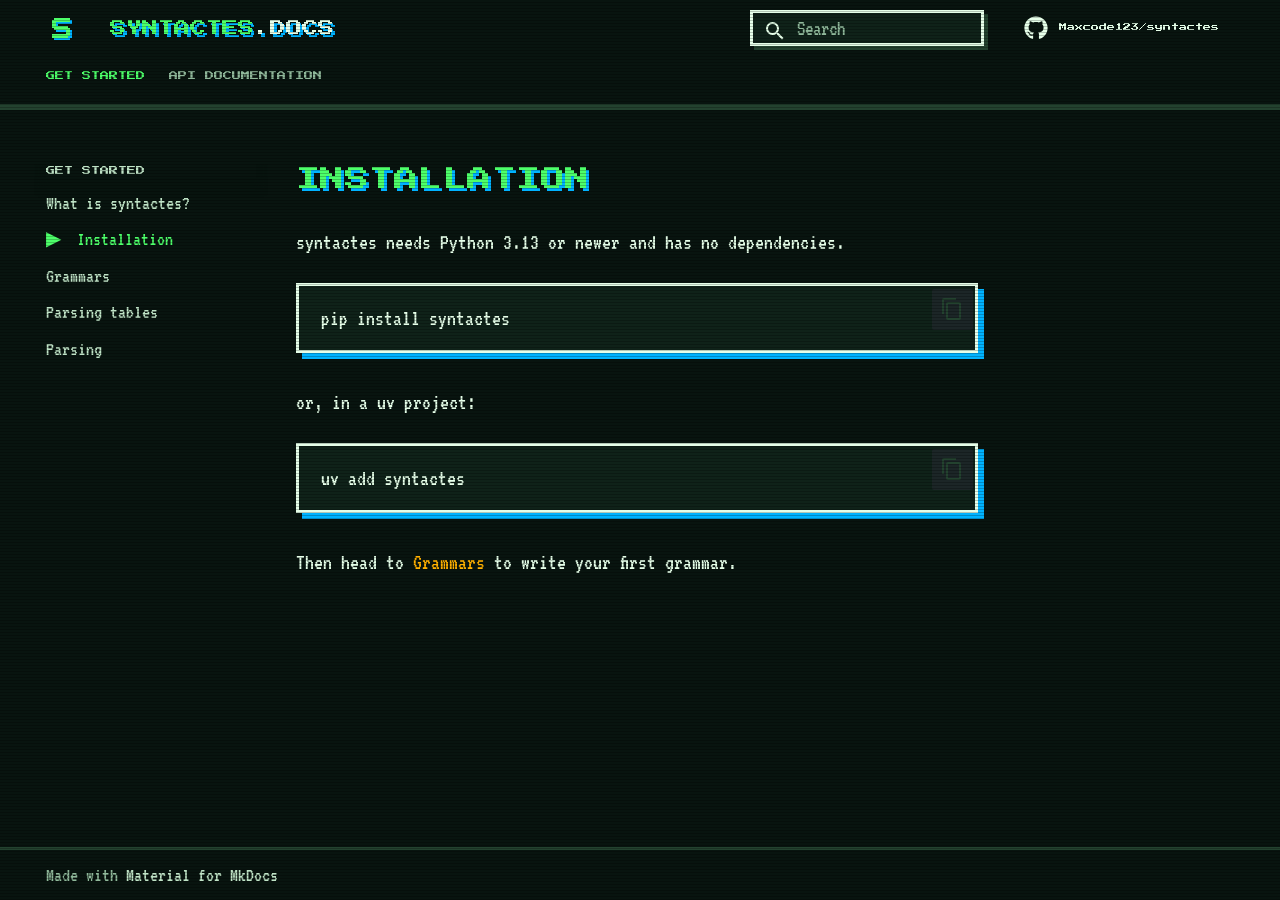
<file: installation/index.html>
<!doctype html>
<html lang="en" class="no-js">
  <head>
    
      <meta charset="utf-8">
      <meta name="viewport" content="width=device-width,initial-scale=1">
      
      
      
        <link rel="canonical" href="https://maximosnikiforakis.gr/syntactes/installation/">
      
      
        <link rel="prev" href="..">
      
      
        <link rel="next" href="../grammars/">
      
      
        
      
      
      <link rel="icon" href="../assets/favicon.svg">
      <meta name="generator" content="mkdocs-1.6.1, mkdocs-material-9.7.7">
    
    
      
        <title>Installation - syntactes</title>
      
    
    
      <link rel="stylesheet" href="../assets/stylesheets/main.ec1eaa64.min.css">
      
        
        <link rel="stylesheet" href="../assets/stylesheets/palette.ab4e12ef.min.css">
      
      


    
    
      
    
    
      
    
    
      <link rel="stylesheet" href="../assets/_mkdocstrings.css">
    
      <link rel="stylesheet" href="../stylesheets/arcade.css">
    
    <script>__md_scope=new URL("..",location),__md_hash=e=>[...e].reduce(((e,_)=>(e<<5)-e+_.charCodeAt(0)),0),__md_get=(e,_=localStorage,t=__md_scope)=>JSON.parse(_.getItem(t.pathname+"."+e)),__md_set=(e,_,t=localStorage,a=__md_scope)=>{try{t.setItem(a.pathname+"."+e,JSON.stringify(_))}catch(e){}}</script>
    
      

    
    
  </head>
  
  
    
    
    
    
    
    <body dir="ltr" data-md-color-scheme="slate" data-md-color-primary="custom" data-md-color-accent="custom">
  
    
    <input class="md-toggle" data-md-toggle="drawer" type="checkbox" id="__drawer" autocomplete="off">
    <input class="md-toggle" data-md-toggle="search" type="checkbox" id="__search" autocomplete="off">
    <label class="md-overlay" for="__drawer"></label>
    <div data-md-component="skip">
      
        
        <a href="#installation" class="md-skip">
          Skip to content
        </a>
      
    </div>
    <div data-md-component="announce">
      
    </div>
    
    
      

  

<header class="md-header md-header--shadow md-header--lifted" data-md-component="header">
  <nav class="md-header__inner md-grid" aria-label="Header">
    <a href=".." title="syntactes" class="md-header__button md-logo" aria-label="syntactes" data-md-component="logo">
      
  <img src="../assets/favicon.svg" alt="logo">

    </a>
    <label class="md-header__button md-icon" for="__drawer">
      
      <svg xmlns="http://www.w3.org/2000/svg" viewBox="0 0 24 24"><path d="M3 6h18v2H3zm0 5h18v2H3zm0 5h18v2H3z"/></svg>
    </label>
    <div class="md-header__title" data-md-component="header-title">
      <div class="md-header__ellipsis">
        <div class="md-header__topic">
          <span class="md-ellipsis">
            syntactes
          </span>
        </div>
        <div class="md-header__topic" data-md-component="header-topic">
          <span class="md-ellipsis">
            
              Installation
            
          </span>
        </div>
      </div>
    </div>
    
      
    
    
    
    
      
      
        <label class="md-header__button md-icon" for="__search">
          
          <svg xmlns="http://www.w3.org/2000/svg" viewBox="0 0 24 24"><path d="M9.5 3A6.5 6.5 0 0 1 16 9.5c0 1.61-.59 3.09-1.56 4.23l.27.27h.79l5 5-1.5 1.5-5-5v-.79l-.27-.27A6.52 6.52 0 0 1 9.5 16 6.5 6.5 0 0 1 3 9.5 6.5 6.5 0 0 1 9.5 3m0 2C7 5 5 7 5 9.5S7 14 9.5 14 14 12 14 9.5 12 5 9.5 5"/></svg>
        </label>
        <div class="md-search" data-md-component="search" role="dialog">
  <label class="md-search__overlay" for="__search"></label>
  <div class="md-search__inner" role="search">
    <form class="md-search__form" name="search">
      <input type="text" class="md-search__input" name="query" aria-label="Search" placeholder="Search" autocapitalize="off" autocorrect="off" autocomplete="off" spellcheck="false" data-md-component="search-query" required>
      <label class="md-search__icon md-icon" for="__search">
        
        <svg xmlns="http://www.w3.org/2000/svg" viewBox="0 0 24 24"><path d="M9.5 3A6.5 6.5 0 0 1 16 9.5c0 1.61-.59 3.09-1.56 4.23l.27.27h.79l5 5-1.5 1.5-5-5v-.79l-.27-.27A6.52 6.52 0 0 1 9.5 16 6.5 6.5 0 0 1 3 9.5 6.5 6.5 0 0 1 9.5 3m0 2C7 5 5 7 5 9.5S7 14 9.5 14 14 12 14 9.5 12 5 9.5 5"/></svg>
        
        <svg xmlns="http://www.w3.org/2000/svg" viewBox="0 0 24 24"><path d="M20 11v2H8l5.5 5.5-1.42 1.42L4.16 12l7.92-7.92L13.5 5.5 8 11z"/></svg>
      </label>
      <nav class="md-search__options" aria-label="Search">
        
        <button type="reset" class="md-search__icon md-icon" title="Clear" aria-label="Clear" tabindex="-1">
          
          <svg xmlns="http://www.w3.org/2000/svg" viewBox="0 0 24 24"><path d="M19 6.41 17.59 5 12 10.59 6.41 5 5 6.41 10.59 12 5 17.59 6.41 19 12 13.41 17.59 19 19 17.59 13.41 12z"/></svg>
        </button>
      </nav>
      
    </form>
    <div class="md-search__output">
      <div class="md-search__scrollwrap" tabindex="0" data-md-scrollfix>
        <div class="md-search-result" data-md-component="search-result">
          <div class="md-search-result__meta">
            Initializing search
          </div>
          <ol class="md-search-result__list" role="presentation"></ol>
        </div>
      </div>
    </div>
  </div>
</div>
      
    
    
      <div class="md-header__source">
        <a href="https://github.com/Maxcode123/syntactes" title="Go to repository" class="md-source" data-md-component="source">
  <div class="md-source__icon md-icon">
    
    <svg xmlns="http://www.w3.org/2000/svg" viewBox="0 0 512 512"><!--! Font Awesome Free 7.1.0 by @fontawesome - https://fontawesome.com License - https://fontawesome.com/license/free (Icons: CC BY 4.0, Fonts: SIL OFL 1.1, Code: MIT License) Copyright 2025 Fonticons, Inc.--><path d="M173.9 397.4c0 2-2.3 3.6-5.2 3.6-3.3.3-5.6-1.3-5.6-3.6 0-2 2.3-3.6 5.2-3.6 3-.3 5.6 1.3 5.6 3.6m-31.1-4.5c-.7 2 1.3 4.3 4.3 4.9 2.6 1 5.6 0 6.2-2s-1.3-4.3-4.3-5.2c-2.6-.7-5.5.3-6.2 2.3m44.2-1.7c-2.9.7-4.9 2.6-4.6 4.9.3 2 2.9 3.3 5.9 2.6 2.9-.7 4.9-2.6 4.6-4.6-.3-1.9-3-3.2-5.9-2.9M252.8 8C114.1 8 8 113.3 8 252c0 110.9 69.8 205.8 169.5 239.2 12.8 2.3 17.3-5.6 17.3-12.1 0-6.2-.3-40.4-.3-61.4 0 0-70 15-84.7-29.8 0 0-11.4-29.1-27.8-36.6 0 0-22.9-15.7 1.6-15.4 0 0 24.9 2 38.6 25.8 21.9 38.6 58.6 27.5 72.9 20.9 2.3-16 8.8-27.1 16-33.7-55.9-6.2-112.3-14.3-112.3-110.5 0-27.5 7.6-41.3 23.6-58.9-2.6-6.5-11.1-33.3 2.6-67.9 20.9-6.5 69 27 69 27 20-5.6 41.5-8.5 62.8-8.5s42.8 2.9 62.8 8.5c0 0 48.1-33.6 69-27 13.7 34.7 5.2 61.4 2.6 67.9 16 17.7 25.8 31.5 25.8 58.9 0 96.5-58.9 104.2-114.8 110.5 9.2 7.9 17 22.9 17 46.4 0 33.7-.3 75.4-.3 83.6 0 6.5 4.6 14.4 17.3 12.1C436.2 457.8 504 362.9 504 252 504 113.3 391.5 8 252.8 8M105.2 352.9c-1.3 1-1 3.3.7 5.2 1.6 1.6 3.9 2.3 5.2 1 1.3-1 1-3.3-.7-5.2-1.6-1.6-3.9-2.3-5.2-1m-10.8-8.1c-.7 1.3.3 2.9 2.3 3.9 1.6 1 3.6.7 4.3-.7.7-1.3-.3-2.9-2.3-3.9-2-.6-3.6-.3-4.3.7m32.4 35.6c-1.6 1.3-1 4.3 1.3 6.2 2.3 2.3 5.2 2.6 6.5 1 1.3-1.3.7-4.3-1.3-6.2-2.2-2.3-5.2-2.6-6.5-1m-11.4-14.7c-1.6 1-1.6 3.6 0 5.9s4.3 3.3 5.6 2.3c1.6-1.3 1.6-3.9 0-6.2-1.4-2.3-4-3.3-5.6-2"/></svg>
  </div>
  <div class="md-source__repository">
    Maxcode123/syntactes
  </div>
</a>
      </div>
    
  </nav>
  
    
      
<nav class="md-tabs" aria-label="Tabs" data-md-component="tabs">
  <div class="md-grid">
    <ul class="md-tabs__list">
      
        
  
  
  
    
  
  
    
    
      <li class="md-tabs__item md-tabs__item--active">
        <a href=".." class="md-tabs__link">
          
  
  
  Get started

        </a>
      </li>
    
  

      
        
  
  
  
  
    
    
      <li class="md-tabs__item">
        <a href="../syntactes/" class="md-tabs__link">
          
  
  
  API Documentation

        </a>
      </li>
    
  

      
    </ul>
  </div>
</nav>
    
  
</header>
    
    <div class="md-container" data-md-component="container">
      
      
        
      
      <main class="md-main" data-md-component="main">
        <div class="md-main__inner md-grid">
          
            
              
              <div class="md-sidebar md-sidebar--primary" data-md-component="sidebar" data-md-type="navigation" >
                <div class="md-sidebar__scrollwrap">
                  <div class="md-sidebar__inner">
                    


  


<nav class="md-nav md-nav--primary md-nav--lifted" aria-label="Navigation" data-md-level="0">
  <label class="md-nav__title" for="__drawer">
    <a href=".." title="syntactes" class="md-nav__button md-logo" aria-label="syntactes" data-md-component="logo">
      
  <img src="../assets/favicon.svg" alt="logo">

    </a>
    syntactes
  </label>
  
    <div class="md-nav__source">
      <a href="https://github.com/Maxcode123/syntactes" title="Go to repository" class="md-source" data-md-component="source">
  <div class="md-source__icon md-icon">
    
    <svg xmlns="http://www.w3.org/2000/svg" viewBox="0 0 512 512"><!--! Font Awesome Free 7.1.0 by @fontawesome - https://fontawesome.com License - https://fontawesome.com/license/free (Icons: CC BY 4.0, Fonts: SIL OFL 1.1, Code: MIT License) Copyright 2025 Fonticons, Inc.--><path d="M173.9 397.4c0 2-2.3 3.6-5.2 3.6-3.3.3-5.6-1.3-5.6-3.6 0-2 2.3-3.6 5.2-3.6 3-.3 5.6 1.3 5.6 3.6m-31.1-4.5c-.7 2 1.3 4.3 4.3 4.9 2.6 1 5.6 0 6.2-2s-1.3-4.3-4.3-5.2c-2.6-.7-5.5.3-6.2 2.3m44.2-1.7c-2.9.7-4.9 2.6-4.6 4.9.3 2 2.9 3.3 5.9 2.6 2.9-.7 4.9-2.6 4.6-4.6-.3-1.9-3-3.2-5.9-2.9M252.8 8C114.1 8 8 113.3 8 252c0 110.9 69.8 205.8 169.5 239.2 12.8 2.3 17.3-5.6 17.3-12.1 0-6.2-.3-40.4-.3-61.4 0 0-70 15-84.7-29.8 0 0-11.4-29.1-27.8-36.6 0 0-22.9-15.7 1.6-15.4 0 0 24.9 2 38.6 25.8 21.9 38.6 58.6 27.5 72.9 20.9 2.3-16 8.8-27.1 16-33.7-55.9-6.2-112.3-14.3-112.3-110.5 0-27.5 7.6-41.3 23.6-58.9-2.6-6.5-11.1-33.3 2.6-67.9 20.9-6.5 69 27 69 27 20-5.6 41.5-8.5 62.8-8.5s42.8 2.9 62.8 8.5c0 0 48.1-33.6 69-27 13.7 34.7 5.2 61.4 2.6 67.9 16 17.7 25.8 31.5 25.8 58.9 0 96.5-58.9 104.2-114.8 110.5 9.2 7.9 17 22.9 17 46.4 0 33.7-.3 75.4-.3 83.6 0 6.5 4.6 14.4 17.3 12.1C436.2 457.8 504 362.9 504 252 504 113.3 391.5 8 252.8 8M105.2 352.9c-1.3 1-1 3.3.7 5.2 1.6 1.6 3.9 2.3 5.2 1 1.3-1 1-3.3-.7-5.2-1.6-1.6-3.9-2.3-5.2-1m-10.8-8.1c-.7 1.3.3 2.9 2.3 3.9 1.6 1 3.6.7 4.3-.7.7-1.3-.3-2.9-2.3-3.9-2-.6-3.6-.3-4.3.7m32.4 35.6c-1.6 1.3-1 4.3 1.3 6.2 2.3 2.3 5.2 2.6 6.5 1 1.3-1.3.7-4.3-1.3-6.2-2.2-2.3-5.2-2.6-6.5-1m-11.4-14.7c-1.6 1-1.6 3.6 0 5.9s4.3 3.3 5.6 2.3c1.6-1.3 1.6-3.9 0-6.2-1.4-2.3-4-3.3-5.6-2"/></svg>
  </div>
  <div class="md-source__repository">
    Maxcode123/syntactes
  </div>
</a>
    </div>
  
  <ul class="md-nav__list" data-md-scrollfix>
    
      
      
  
  
    
  
  
  
    
    
    
    
      
        
        
      
      
        
      
    
    
    <li class="md-nav__item md-nav__item--active md-nav__item--section md-nav__item--nested">
      
        
        
        <input class="md-nav__toggle md-toggle " type="checkbox" id="__nav_1" checked>
        
          
          <label class="md-nav__link" for="__nav_1" id="__nav_1_label" tabindex="">
            
  
  
  <span class="md-ellipsis">
    
  
    Get started
  

    
  </span>
  
  

            <span class="md-nav__icon md-icon"></span>
          </label>
        
        <nav class="md-nav" data-md-level="1" aria-labelledby="__nav_1_label" aria-expanded="true">
          <label class="md-nav__title" for="__nav_1">
            <span class="md-nav__icon md-icon"></span>
            
  
    Get started
  

          </label>
          <ul class="md-nav__list" data-md-scrollfix>
            
              
                
  
  
  
  
    <li class="md-nav__item">
      <a href=".." class="md-nav__link">
        
  
  
  <span class="md-ellipsis">
    
  
    What is syntactes?
  

    
  </span>
  
  

      </a>
    </li>
  

              
            
              
                
  
  
    
  
  
  
    <li class="md-nav__item md-nav__item--active">
      
      <input class="md-nav__toggle md-toggle" type="checkbox" id="__toc">
      
      
        
      
      
      <a href="./" class="md-nav__link md-nav__link--active">
        
  
  
  <span class="md-ellipsis">
    
  
    Installation
  

    
  </span>
  
  

      </a>
      
    </li>
  

              
            
              
                
  
  
  
  
    <li class="md-nav__item">
      <a href="../grammars/" class="md-nav__link">
        
  
  
  <span class="md-ellipsis">
    
  
    Grammars
  

    
  </span>
  
  

      </a>
    </li>
  

              
            
              
                
  
  
  
  
    <li class="md-nav__item">
      <a href="../parsing-tables/" class="md-nav__link">
        
  
  
  <span class="md-ellipsis">
    
  
    Parsing tables
  

    
  </span>
  
  

      </a>
    </li>
  

              
            
              
                
  
  
  
  
    <li class="md-nav__item">
      <a href="../parsing/" class="md-nav__link">
        
  
  
  <span class="md-ellipsis">
    
  
    Parsing
  

    
  </span>
  
  

      </a>
    </li>
  

              
            
          </ul>
        </nav>
      
    </li>
  

    
      
      
  
  
  
  
    
    
    
    
      
      
        
      
    
    
    <li class="md-nav__item md-nav__item--nested">
      
        
        
        <input class="md-nav__toggle md-toggle " type="checkbox" id="__nav_2" >
        
          
          <label class="md-nav__link" for="__nav_2" id="__nav_2_label" tabindex="0">
            
  
  
  <span class="md-ellipsis">
    
  
    API Documentation
  

    
  </span>
  
  

            <span class="md-nav__icon md-icon"></span>
          </label>
        
        <nav class="md-nav" data-md-level="1" aria-labelledby="__nav_2_label" aria-expanded="false">
          <label class="md-nav__title" for="__nav_2">
            <span class="md-nav__icon md-icon"></span>
            
  
    API Documentation
  

          </label>
          <ul class="md-nav__list" data-md-scrollfix>
            
              
                
  
  
  
  
    <li class="md-nav__item">
      <a href="../syntactes/" class="md-nav__link">
        
  
  
  <span class="md-ellipsis">
    
  
    syntactes
  

    
  </span>
  
  

      </a>
    </li>
  

              
            
              
                
  
  
  
  
    <li class="md-nav__item">
      <a href="../parser/" class="md-nav__link">
        
  
  
  <span class="md-ellipsis">
    
  
    parser
  

    
  </span>
  
  

      </a>
    </li>
  

              
            
              
                
  
  
  
  
    <li class="md-nav__item">
      <a href="../parsing_table/" class="md-nav__link">
        
  
  
  <span class="md-ellipsis">
    
  
    parsing_table
  

    
  </span>
  
  

      </a>
    </li>
  

              
            
          </ul>
        </nav>
      
    </li>
  

    
  </ul>
</nav>
                  </div>
                </div>
              </div>
            
            
              
              <div class="md-sidebar md-sidebar--secondary" data-md-component="sidebar" data-md-type="toc" >
                <div class="md-sidebar__scrollwrap">
                  <div class="md-sidebar__inner">
                    

<nav class="md-nav md-nav--secondary" aria-label="Table of contents">
  
  
  
    
  
  
</nav>
                  </div>
                </div>
              </div>
            
          
          
            <div class="md-content" data-md-component="content">
              
                




              
              <article class="md-content__inner md-typeset">
                
                  


  
  


<h1 id="installation">Installation</h1>
<p>syntactes needs Python 3.13 or newer and has no dependencies.</p>
<div class="language-sh highlight"><pre><span></span><code><span id="__span-0-1"><a id="__codelineno-0-1" name="__codelineno-0-1" href="#__codelineno-0-1"></a>pip<span class="w"> </span>install<span class="w"> </span>syntactes
</span></code></pre></div>
<p>or, in a uv project:</p>
<div class="language-sh highlight"><pre><span></span><code><span id="__span-1-1"><a id="__codelineno-1-1" name="__codelineno-1-1" href="#__codelineno-1-1"></a>uv<span class="w"> </span>add<span class="w"> </span>syntactes
</span></code></pre></div>
<p>Then head to <a href="../grammars/">Grammars</a> to write your first grammar.</p>












                
              </article>
            </div>
          
          
<script>var target=document.getElementById(location.hash.slice(1));target&&target.name&&(target.checked=target.name.startsWith("__tabbed_"))</script>
        </div>
        
      </main>
      
        <footer class="md-footer">
  
  <div class="md-footer-meta md-typeset">
    <div class="md-footer-meta__inner md-grid">
      <div class="md-copyright">
  
  
    Made with
    <a href="https://squidfunk.github.io/mkdocs-material/" target="_blank" rel="noopener">
      Material for MkDocs
    </a>
  
</div>
      
    </div>
  </div>
</footer>
      
    </div>
    <div class="md-dialog" data-md-component="dialog">
      <div class="md-dialog__inner md-typeset"></div>
    </div>
    
    
    
      
      
      <script id="__config" type="application/json">{"annotate": null, "base": "..", "features": ["navigation.tabs", "navigation.tabs.sticky", "navigation.sections", "navigation.path", "content.code.copy"], "search": "../assets/javascripts/workers/search.2c215733.min.js", "tags": null, "translations": {"clipboard.copied": "Copied to clipboard", "clipboard.copy": "Copy to clipboard", "search.result.more.one": "1 more on this page", "search.result.more.other": "# more on this page", "search.result.none": "No matching documents", "search.result.one": "1 matching document", "search.result.other": "# matching documents", "search.result.placeholder": "Type to start searching", "search.result.term.missing": "Missing", "select.version": "Select version"}, "version": null}</script>
    
    
      <script src="../assets/javascripts/bundle.d7400e89.min.js"></script>
      
    
  </body>
</html>
</file>
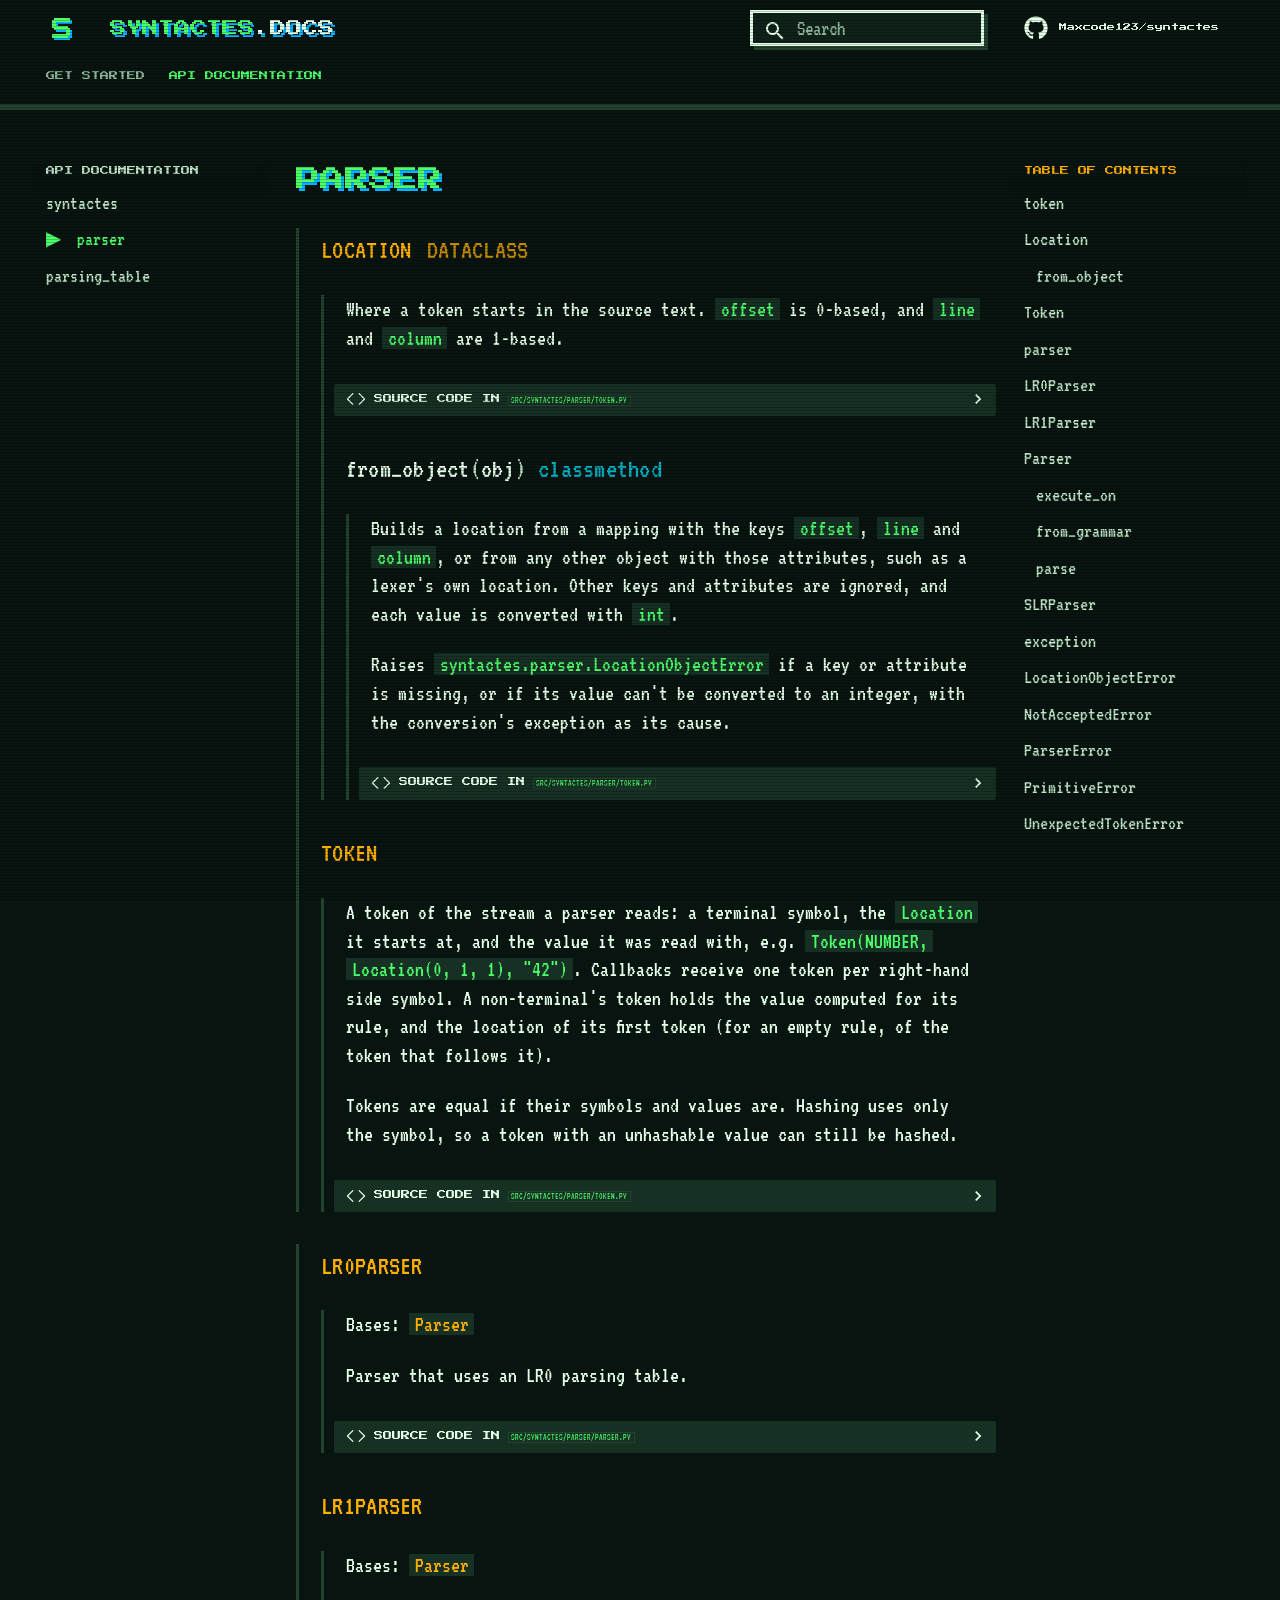
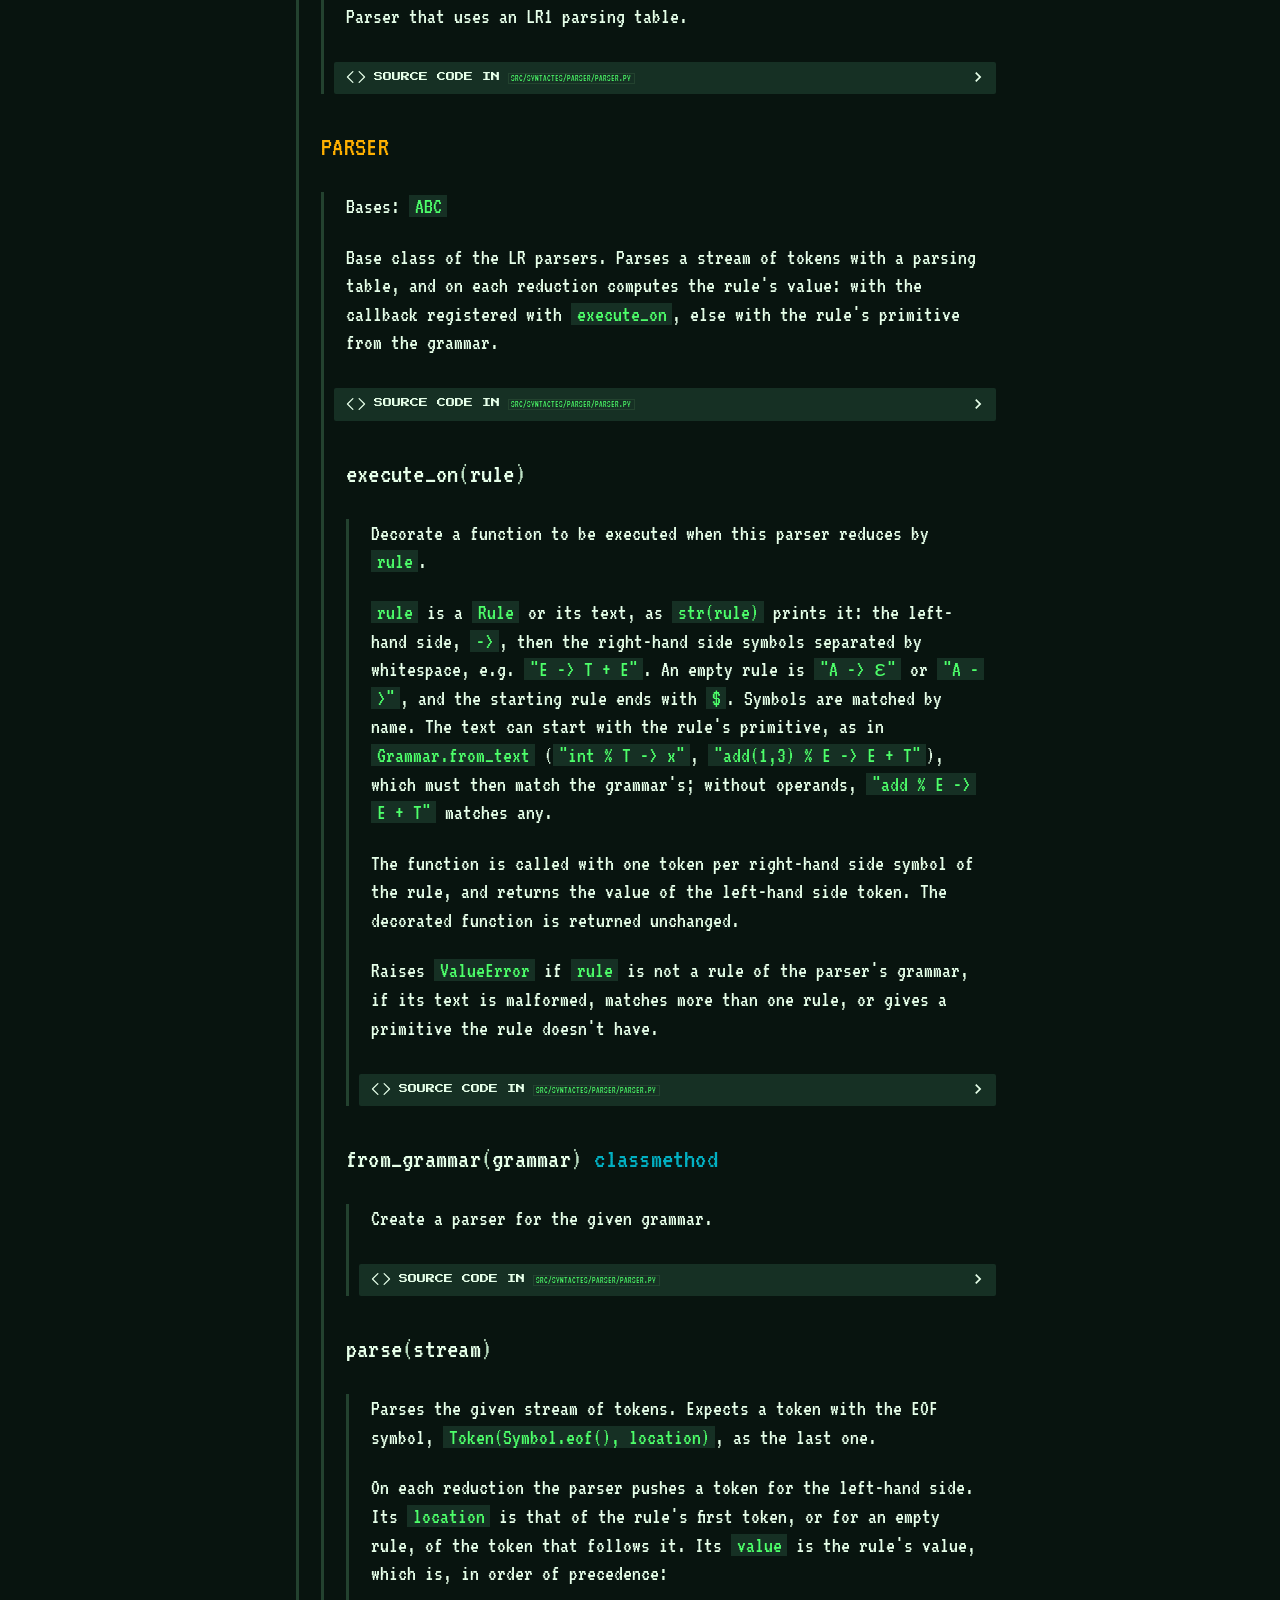
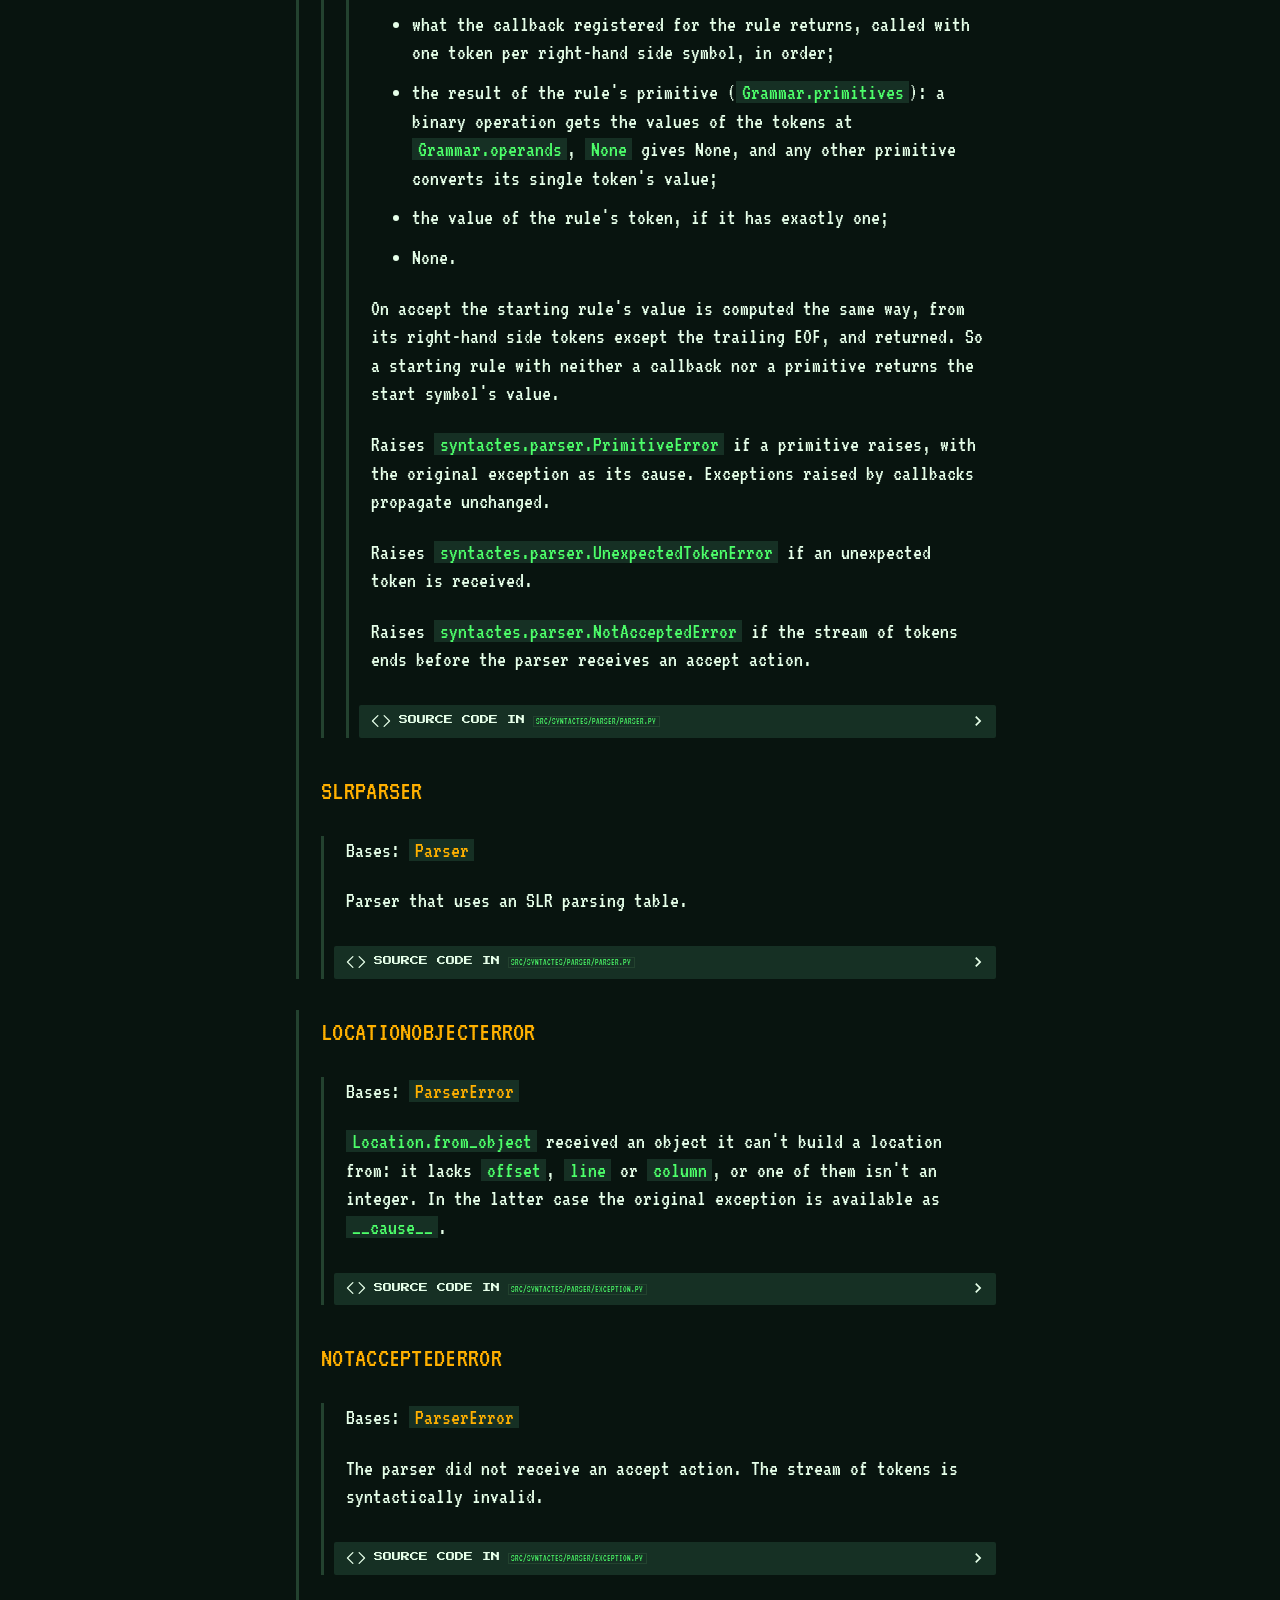
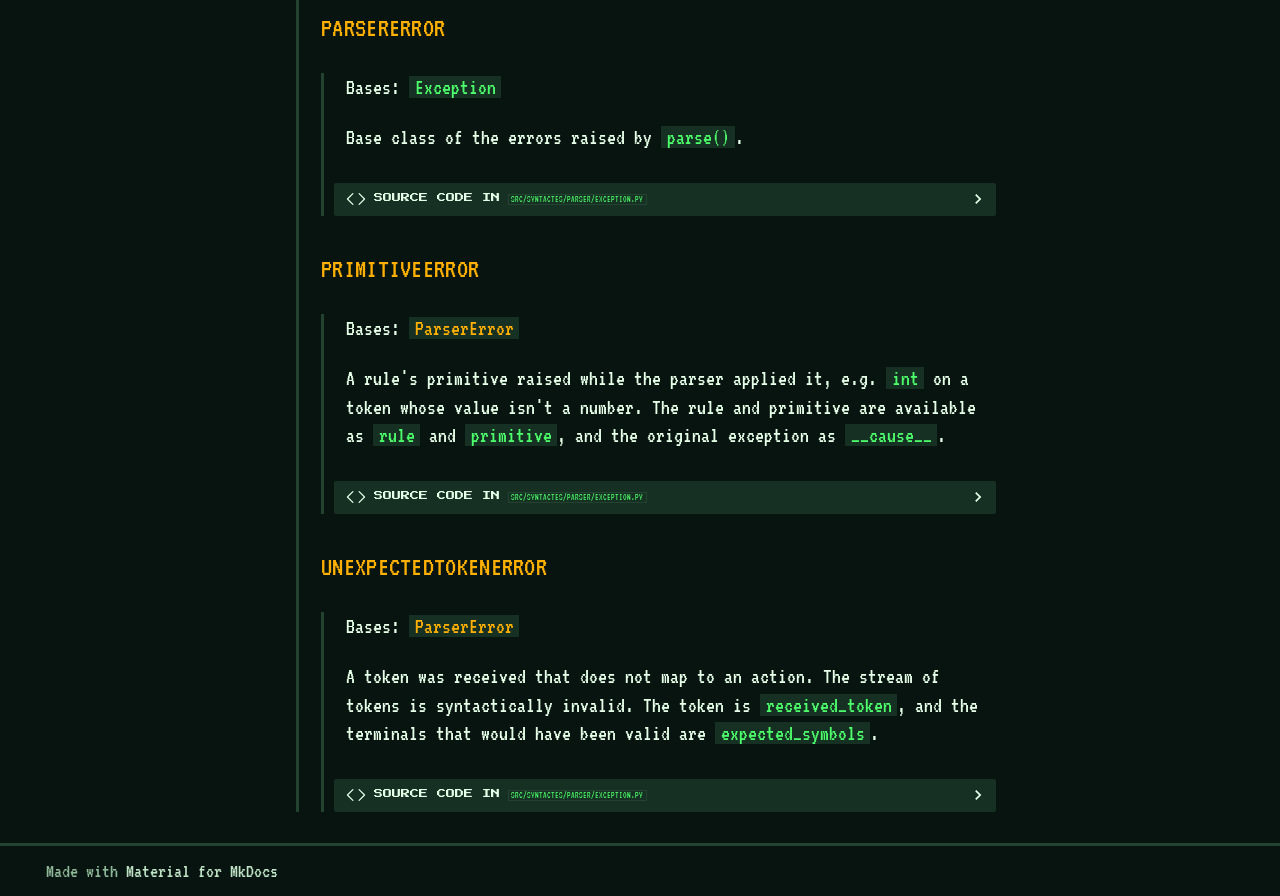
<file: parser/index.html>
<!doctype html>
<html lang="en" class="no-js">
  <head>
    
      <meta charset="utf-8">
      <meta name="viewport" content="width=device-width,initial-scale=1">
      
      
      
        <link rel="canonical" href="https://maximosnikiforakis.gr/syntactes/parser/">
      
      
        <link rel="prev" href="../syntactes/">
      
      
        <link rel="next" href="../parsing_table/">
      
      
        
      
      
      <link rel="icon" href="../assets/favicon.svg">
      <meta name="generator" content="mkdocs-1.6.1, mkdocs-material-9.7.7">
    
    
      
        <title>parser - syntactes</title>
      
    
    
      <link rel="stylesheet" href="../assets/stylesheets/main.ec1eaa64.min.css">
      
        
        <link rel="stylesheet" href="../assets/stylesheets/palette.ab4e12ef.min.css">
      
      


    
    
      
    
    
      
    
    
      <link rel="stylesheet" href="../assets/_mkdocstrings.css">
    
      <link rel="stylesheet" href="../stylesheets/arcade.css">
    
    <script>__md_scope=new URL("..",location),__md_hash=e=>[...e].reduce(((e,_)=>(e<<5)-e+_.charCodeAt(0)),0),__md_get=(e,_=localStorage,t=__md_scope)=>JSON.parse(_.getItem(t.pathname+"."+e)),__md_set=(e,_,t=localStorage,a=__md_scope)=>{try{t.setItem(a.pathname+"."+e,JSON.stringify(_))}catch(e){}}</script>
    
      

    
    
  </head>
  
  
    
    
    
    
    
    <body dir="ltr" data-md-color-scheme="slate" data-md-color-primary="custom" data-md-color-accent="custom">
  
    
    <input class="md-toggle" data-md-toggle="drawer" type="checkbox" id="__drawer" autocomplete="off">
    <input class="md-toggle" data-md-toggle="search" type="checkbox" id="__search" autocomplete="off">
    <label class="md-overlay" for="__drawer"></label>
    <div data-md-component="skip">
      
        
        <a href="#syntactes.parser.token" class="md-skip">
          Skip to content
        </a>
      
    </div>
    <div data-md-component="announce">
      
    </div>
    
    
      

  

<header class="md-header md-header--shadow md-header--lifted" data-md-component="header">
  <nav class="md-header__inner md-grid" aria-label="Header">
    <a href=".." title="syntactes" class="md-header__button md-logo" aria-label="syntactes" data-md-component="logo">
      
  <img src="../assets/favicon.svg" alt="logo">

    </a>
    <label class="md-header__button md-icon" for="__drawer">
      
      <svg xmlns="http://www.w3.org/2000/svg" viewBox="0 0 24 24"><path d="M3 6h18v2H3zm0 5h18v2H3zm0 5h18v2H3z"/></svg>
    </label>
    <div class="md-header__title" data-md-component="header-title">
      <div class="md-header__ellipsis">
        <div class="md-header__topic">
          <span class="md-ellipsis">
            syntactes
          </span>
        </div>
        <div class="md-header__topic" data-md-component="header-topic">
          <span class="md-ellipsis">
            
              parser
            
          </span>
        </div>
      </div>
    </div>
    
      
    
    
    
    
      
      
        <label class="md-header__button md-icon" for="__search">
          
          <svg xmlns="http://www.w3.org/2000/svg" viewBox="0 0 24 24"><path d="M9.5 3A6.5 6.5 0 0 1 16 9.5c0 1.61-.59 3.09-1.56 4.23l.27.27h.79l5 5-1.5 1.5-5-5v-.79l-.27-.27A6.52 6.52 0 0 1 9.5 16 6.5 6.5 0 0 1 3 9.5 6.5 6.5 0 0 1 9.5 3m0 2C7 5 5 7 5 9.5S7 14 9.5 14 14 12 14 9.5 12 5 9.5 5"/></svg>
        </label>
        <div class="md-search" data-md-component="search" role="dialog">
  <label class="md-search__overlay" for="__search"></label>
  <div class="md-search__inner" role="search">
    <form class="md-search__form" name="search">
      <input type="text" class="md-search__input" name="query" aria-label="Search" placeholder="Search" autocapitalize="off" autocorrect="off" autocomplete="off" spellcheck="false" data-md-component="search-query" required>
      <label class="md-search__icon md-icon" for="__search">
        
        <svg xmlns="http://www.w3.org/2000/svg" viewBox="0 0 24 24"><path d="M9.5 3A6.5 6.5 0 0 1 16 9.5c0 1.61-.59 3.09-1.56 4.23l.27.27h.79l5 5-1.5 1.5-5-5v-.79l-.27-.27A6.52 6.52 0 0 1 9.5 16 6.5 6.5 0 0 1 3 9.5 6.5 6.5 0 0 1 9.5 3m0 2C7 5 5 7 5 9.5S7 14 9.5 14 14 12 14 9.5 12 5 9.5 5"/></svg>
        
        <svg xmlns="http://www.w3.org/2000/svg" viewBox="0 0 24 24"><path d="M20 11v2H8l5.5 5.5-1.42 1.42L4.16 12l7.92-7.92L13.5 5.5 8 11z"/></svg>
      </label>
      <nav class="md-search__options" aria-label="Search">
        
        <button type="reset" class="md-search__icon md-icon" title="Clear" aria-label="Clear" tabindex="-1">
          
          <svg xmlns="http://www.w3.org/2000/svg" viewBox="0 0 24 24"><path d="M19 6.41 17.59 5 12 10.59 6.41 5 5 6.41 10.59 12 5 17.59 6.41 19 12 13.41 17.59 19 19 17.59 13.41 12z"/></svg>
        </button>
      </nav>
      
    </form>
    <div class="md-search__output">
      <div class="md-search__scrollwrap" tabindex="0" data-md-scrollfix>
        <div class="md-search-result" data-md-component="search-result">
          <div class="md-search-result__meta">
            Initializing search
          </div>
          <ol class="md-search-result__list" role="presentation"></ol>
        </div>
      </div>
    </div>
  </div>
</div>
      
    
    
      <div class="md-header__source">
        <a href="https://github.com/Maxcode123/syntactes" title="Go to repository" class="md-source" data-md-component="source">
  <div class="md-source__icon md-icon">
    
    <svg xmlns="http://www.w3.org/2000/svg" viewBox="0 0 512 512"><!--! Font Awesome Free 7.1.0 by @fontawesome - https://fontawesome.com License - https://fontawesome.com/license/free (Icons: CC BY 4.0, Fonts: SIL OFL 1.1, Code: MIT License) Copyright 2025 Fonticons, Inc.--><path d="M173.9 397.4c0 2-2.3 3.6-5.2 3.6-3.3.3-5.6-1.3-5.6-3.6 0-2 2.3-3.6 5.2-3.6 3-.3 5.6 1.3 5.6 3.6m-31.1-4.5c-.7 2 1.3 4.3 4.3 4.9 2.6 1 5.6 0 6.2-2s-1.3-4.3-4.3-5.2c-2.6-.7-5.5.3-6.2 2.3m44.2-1.7c-2.9.7-4.9 2.6-4.6 4.9.3 2 2.9 3.3 5.9 2.6 2.9-.7 4.9-2.6 4.6-4.6-.3-1.9-3-3.2-5.9-2.9M252.8 8C114.1 8 8 113.3 8 252c0 110.9 69.8 205.8 169.5 239.2 12.8 2.3 17.3-5.6 17.3-12.1 0-6.2-.3-40.4-.3-61.4 0 0-70 15-84.7-29.8 0 0-11.4-29.1-27.8-36.6 0 0-22.9-15.7 1.6-15.4 0 0 24.9 2 38.6 25.8 21.9 38.6 58.6 27.5 72.9 20.9 2.3-16 8.8-27.1 16-33.7-55.9-6.2-112.3-14.3-112.3-110.5 0-27.5 7.6-41.3 23.6-58.9-2.6-6.5-11.1-33.3 2.6-67.9 20.9-6.5 69 27 69 27 20-5.6 41.5-8.5 62.8-8.5s42.8 2.9 62.8 8.5c0 0 48.1-33.6 69-27 13.7 34.7 5.2 61.4 2.6 67.9 16 17.7 25.8 31.5 25.8 58.9 0 96.5-58.9 104.2-114.8 110.5 9.2 7.9 17 22.9 17 46.4 0 33.7-.3 75.4-.3 83.6 0 6.5 4.6 14.4 17.3 12.1C436.2 457.8 504 362.9 504 252 504 113.3 391.5 8 252.8 8M105.2 352.9c-1.3 1-1 3.3.7 5.2 1.6 1.6 3.9 2.3 5.2 1 1.3-1 1-3.3-.7-5.2-1.6-1.6-3.9-2.3-5.2-1m-10.8-8.1c-.7 1.3.3 2.9 2.3 3.9 1.6 1 3.6.7 4.3-.7.7-1.3-.3-2.9-2.3-3.9-2-.6-3.6-.3-4.3.7m32.4 35.6c-1.6 1.3-1 4.3 1.3 6.2 2.3 2.3 5.2 2.6 6.5 1 1.3-1.3.7-4.3-1.3-6.2-2.2-2.3-5.2-2.6-6.5-1m-11.4-14.7c-1.6 1-1.6 3.6 0 5.9s4.3 3.3 5.6 2.3c1.6-1.3 1.6-3.9 0-6.2-1.4-2.3-4-3.3-5.6-2"/></svg>
  </div>
  <div class="md-source__repository">
    Maxcode123/syntactes
  </div>
</a>
      </div>
    
  </nav>
  
    
      
<nav class="md-tabs" aria-label="Tabs" data-md-component="tabs">
  <div class="md-grid">
    <ul class="md-tabs__list">
      
        
  
  
  
  
    
    
      <li class="md-tabs__item">
        <a href=".." class="md-tabs__link">
          
  
  
  Get started

        </a>
      </li>
    
  

      
        
  
  
  
    
  
  
    
    
      <li class="md-tabs__item md-tabs__item--active">
        <a href="../syntactes/" class="md-tabs__link">
          
  
  
  API Documentation

        </a>
      </li>
    
  

      
    </ul>
  </div>
</nav>
    
  
</header>
    
    <div class="md-container" data-md-component="container">
      
      
        
      
      <main class="md-main" data-md-component="main">
        <div class="md-main__inner md-grid">
          
            
              
              <div class="md-sidebar md-sidebar--primary" data-md-component="sidebar" data-md-type="navigation" >
                <div class="md-sidebar__scrollwrap">
                  <div class="md-sidebar__inner">
                    


  


<nav class="md-nav md-nav--primary md-nav--lifted" aria-label="Navigation" data-md-level="0">
  <label class="md-nav__title" for="__drawer">
    <a href=".." title="syntactes" class="md-nav__button md-logo" aria-label="syntactes" data-md-component="logo">
      
  <img src="../assets/favicon.svg" alt="logo">

    </a>
    syntactes
  </label>
  
    <div class="md-nav__source">
      <a href="https://github.com/Maxcode123/syntactes" title="Go to repository" class="md-source" data-md-component="source">
  <div class="md-source__icon md-icon">
    
    <svg xmlns="http://www.w3.org/2000/svg" viewBox="0 0 512 512"><!--! Font Awesome Free 7.1.0 by @fontawesome - https://fontawesome.com License - https://fontawesome.com/license/free (Icons: CC BY 4.0, Fonts: SIL OFL 1.1, Code: MIT License) Copyright 2025 Fonticons, Inc.--><path d="M173.9 397.4c0 2-2.3 3.6-5.2 3.6-3.3.3-5.6-1.3-5.6-3.6 0-2 2.3-3.6 5.2-3.6 3-.3 5.6 1.3 5.6 3.6m-31.1-4.5c-.7 2 1.3 4.3 4.3 4.9 2.6 1 5.6 0 6.2-2s-1.3-4.3-4.3-5.2c-2.6-.7-5.5.3-6.2 2.3m44.2-1.7c-2.9.7-4.9 2.6-4.6 4.9.3 2 2.9 3.3 5.9 2.6 2.9-.7 4.9-2.6 4.6-4.6-.3-1.9-3-3.2-5.9-2.9M252.8 8C114.1 8 8 113.3 8 252c0 110.9 69.8 205.8 169.5 239.2 12.8 2.3 17.3-5.6 17.3-12.1 0-6.2-.3-40.4-.3-61.4 0 0-70 15-84.7-29.8 0 0-11.4-29.1-27.8-36.6 0 0-22.9-15.7 1.6-15.4 0 0 24.9 2 38.6 25.8 21.9 38.6 58.6 27.5 72.9 20.9 2.3-16 8.8-27.1 16-33.7-55.9-6.2-112.3-14.3-112.3-110.5 0-27.5 7.6-41.3 23.6-58.9-2.6-6.5-11.1-33.3 2.6-67.9 20.9-6.5 69 27 69 27 20-5.6 41.5-8.5 62.8-8.5s42.8 2.9 62.8 8.5c0 0 48.1-33.6 69-27 13.7 34.7 5.2 61.4 2.6 67.9 16 17.7 25.8 31.5 25.8 58.9 0 96.5-58.9 104.2-114.8 110.5 9.2 7.9 17 22.9 17 46.4 0 33.7-.3 75.4-.3 83.6 0 6.5 4.6 14.4 17.3 12.1C436.2 457.8 504 362.9 504 252 504 113.3 391.5 8 252.8 8M105.2 352.9c-1.3 1-1 3.3.7 5.2 1.6 1.6 3.9 2.3 5.2 1 1.3-1 1-3.3-.7-5.2-1.6-1.6-3.9-2.3-5.2-1m-10.8-8.1c-.7 1.3.3 2.9 2.3 3.9 1.6 1 3.6.7 4.3-.7.7-1.3-.3-2.9-2.3-3.9-2-.6-3.6-.3-4.3.7m32.4 35.6c-1.6 1.3-1 4.3 1.3 6.2 2.3 2.3 5.2 2.6 6.5 1 1.3-1.3.7-4.3-1.3-6.2-2.2-2.3-5.2-2.6-6.5-1m-11.4-14.7c-1.6 1-1.6 3.6 0 5.9s4.3 3.3 5.6 2.3c1.6-1.3 1.6-3.9 0-6.2-1.4-2.3-4-3.3-5.6-2"/></svg>
  </div>
  <div class="md-source__repository">
    Maxcode123/syntactes
  </div>
</a>
    </div>
  
  <ul class="md-nav__list" data-md-scrollfix>
    
      
      
  
  
  
  
    
    
    
    
      
      
        
      
    
    
    <li class="md-nav__item md-nav__item--nested">
      
        
        
        <input class="md-nav__toggle md-toggle " type="checkbox" id="__nav_1" >
        
          
          <label class="md-nav__link" for="__nav_1" id="__nav_1_label" tabindex="0">
            
  
  
  <span class="md-ellipsis">
    
  
    Get started
  

    
  </span>
  
  

            <span class="md-nav__icon md-icon"></span>
          </label>
        
        <nav class="md-nav" data-md-level="1" aria-labelledby="__nav_1_label" aria-expanded="false">
          <label class="md-nav__title" for="__nav_1">
            <span class="md-nav__icon md-icon"></span>
            
  
    Get started
  

          </label>
          <ul class="md-nav__list" data-md-scrollfix>
            
              
                
  
  
  
  
    <li class="md-nav__item">
      <a href=".." class="md-nav__link">
        
  
  
  <span class="md-ellipsis">
    
  
    What is syntactes?
  

    
  </span>
  
  

      </a>
    </li>
  

              
            
              
                
  
  
  
  
    <li class="md-nav__item">
      <a href="../installation/" class="md-nav__link">
        
  
  
  <span class="md-ellipsis">
    
  
    Installation
  

    
  </span>
  
  

      </a>
    </li>
  

              
            
              
                
  
  
  
  
    <li class="md-nav__item">
      <a href="../grammars/" class="md-nav__link">
        
  
  
  <span class="md-ellipsis">
    
  
    Grammars
  

    
  </span>
  
  

      </a>
    </li>
  

              
            
              
                
  
  
  
  
    <li class="md-nav__item">
      <a href="../parsing-tables/" class="md-nav__link">
        
  
  
  <span class="md-ellipsis">
    
  
    Parsing tables
  

    
  </span>
  
  

      </a>
    </li>
  

              
            
              
                
  
  
  
  
    <li class="md-nav__item">
      <a href="../parsing/" class="md-nav__link">
        
  
  
  <span class="md-ellipsis">
    
  
    Parsing
  

    
  </span>
  
  

      </a>
    </li>
  

              
            
          </ul>
        </nav>
      
    </li>
  

    
      
      
  
  
    
  
  
  
    
    
    
    
      
        
        
      
      
        
      
    
    
    <li class="md-nav__item md-nav__item--active md-nav__item--section md-nav__item--nested">
      
        
        
        <input class="md-nav__toggle md-toggle " type="checkbox" id="__nav_2" checked>
        
          
          <label class="md-nav__link" for="__nav_2" id="__nav_2_label" tabindex="">
            
  
  
  <span class="md-ellipsis">
    
  
    API Documentation
  

    
  </span>
  
  

            <span class="md-nav__icon md-icon"></span>
          </label>
        
        <nav class="md-nav" data-md-level="1" aria-labelledby="__nav_2_label" aria-expanded="true">
          <label class="md-nav__title" for="__nav_2">
            <span class="md-nav__icon md-icon"></span>
            
  
    API Documentation
  

          </label>
          <ul class="md-nav__list" data-md-scrollfix>
            
              
                
  
  
  
  
    <li class="md-nav__item">
      <a href="../syntactes/" class="md-nav__link">
        
  
  
  <span class="md-ellipsis">
    
  
    syntactes
  

    
  </span>
  
  

      </a>
    </li>
  

              
            
              
                
  
  
    
  
  
  
    <li class="md-nav__item md-nav__item--active">
      
      <input class="md-nav__toggle md-toggle" type="checkbox" id="__toc">
      
      
      
        <label class="md-nav__link md-nav__link--active" for="__toc">
          
  
  
  <span class="md-ellipsis">
    
  
    parser
  

    
  </span>
  
  

          <span class="md-nav__icon md-icon"></span>
        </label>
      
      <a href="./" class="md-nav__link md-nav__link--active">
        
  
  
  <span class="md-ellipsis">
    
  
    parser
  

    
  </span>
  
  

      </a>
      
        

<nav class="md-nav md-nav--secondary" aria-label="Table of contents">
  
  
  
  
    <label class="md-nav__title" for="__toc">
      <span class="md-nav__icon md-icon"></span>
      Table of contents
    </label>
    <ul class="md-nav__list" data-md-component="toc" data-md-scrollfix>
      
        <li class="md-nav__item">
  <a href="#syntactes.parser.token" class="md-nav__link">
    <span class="md-ellipsis">
      
        token
      
    </span>
  </a>
  
</li>
      
        <li class="md-nav__item">
  <a href="#syntactes.parser.token.Location" class="md-nav__link">
    <span class="md-ellipsis">
      
        Location
      
    </span>
  </a>
  
    <nav class="md-nav" aria-label="Location">
      <ul class="md-nav__list">
        
          <li class="md-nav__item">
  <a href="#syntactes.parser.token.Location.from_object" class="md-nav__link">
    <span class="md-ellipsis">
      
        from_object
      
    </span>
  </a>
  
</li>
        
      </ul>
    </nav>
  
</li>
      
        <li class="md-nav__item">
  <a href="#syntactes.parser.token.Token" class="md-nav__link">
    <span class="md-ellipsis">
      
        Token
      
    </span>
  </a>
  
</li>
      
        <li class="md-nav__item">
  <a href="#syntactes.parser.parser" class="md-nav__link">
    <span class="md-ellipsis">
      
        parser
      
    </span>
  </a>
  
</li>
      
        <li class="md-nav__item">
  <a href="#syntactes.parser.parser.LR0Parser" class="md-nav__link">
    <span class="md-ellipsis">
      
        LR0Parser
      
    </span>
  </a>
  
</li>
      
        <li class="md-nav__item">
  <a href="#syntactes.parser.parser.LR1Parser" class="md-nav__link">
    <span class="md-ellipsis">
      
        LR1Parser
      
    </span>
  </a>
  
</li>
      
        <li class="md-nav__item">
  <a href="#syntactes.parser.parser.Parser" class="md-nav__link">
    <span class="md-ellipsis">
      
        Parser
      
    </span>
  </a>
  
    <nav class="md-nav" aria-label="Parser">
      <ul class="md-nav__list">
        
          <li class="md-nav__item">
  <a href="#syntactes.parser.parser.Parser.execute_on" class="md-nav__link">
    <span class="md-ellipsis">
      
        execute_on
      
    </span>
  </a>
  
</li>
        
          <li class="md-nav__item">
  <a href="#syntactes.parser.parser.Parser.from_grammar" class="md-nav__link">
    <span class="md-ellipsis">
      
        from_grammar
      
    </span>
  </a>
  
</li>
        
          <li class="md-nav__item">
  <a href="#syntactes.parser.parser.Parser.parse" class="md-nav__link">
    <span class="md-ellipsis">
      
        parse
      
    </span>
  </a>
  
</li>
        
      </ul>
    </nav>
  
</li>
      
        <li class="md-nav__item">
  <a href="#syntactes.parser.parser.SLRParser" class="md-nav__link">
    <span class="md-ellipsis">
      
        SLRParser
      
    </span>
  </a>
  
</li>
      
        <li class="md-nav__item">
  <a href="#syntactes.parser.exception" class="md-nav__link">
    <span class="md-ellipsis">
      
        exception
      
    </span>
  </a>
  
</li>
      
        <li class="md-nav__item">
  <a href="#syntactes.parser.exception.LocationObjectError" class="md-nav__link">
    <span class="md-ellipsis">
      
        LocationObjectError
      
    </span>
  </a>
  
</li>
      
        <li class="md-nav__item">
  <a href="#syntactes.parser.exception.NotAcceptedError" class="md-nav__link">
    <span class="md-ellipsis">
      
        NotAcceptedError
      
    </span>
  </a>
  
</li>
      
        <li class="md-nav__item">
  <a href="#syntactes.parser.exception.ParserError" class="md-nav__link">
    <span class="md-ellipsis">
      
        ParserError
      
    </span>
  </a>
  
</li>
      
        <li class="md-nav__item">
  <a href="#syntactes.parser.exception.PrimitiveError" class="md-nav__link">
    <span class="md-ellipsis">
      
        PrimitiveError
      
    </span>
  </a>
  
</li>
      
        <li class="md-nav__item">
  <a href="#syntactes.parser.exception.UnexpectedTokenError" class="md-nav__link">
    <span class="md-ellipsis">
      
        UnexpectedTokenError
      
    </span>
  </a>
  
</li>
      
    </ul>
  
</nav>
      
    </li>
  

              
            
              
                
  
  
  
  
    <li class="md-nav__item">
      <a href="../parsing_table/" class="md-nav__link">
        
  
  
  <span class="md-ellipsis">
    
  
    parsing_table
  

    
  </span>
  
  

      </a>
    </li>
  

              
            
          </ul>
        </nav>
      
    </li>
  

    
  </ul>
</nav>
                  </div>
                </div>
              </div>
            
            
              
              <div class="md-sidebar md-sidebar--secondary" data-md-component="sidebar" data-md-type="toc" >
                <div class="md-sidebar__scrollwrap">
                  <div class="md-sidebar__inner">
                    

<nav class="md-nav md-nav--secondary" aria-label="Table of contents">
  
  
  
  
    <label class="md-nav__title" for="__toc">
      <span class="md-nav__icon md-icon"></span>
      Table of contents
    </label>
    <ul class="md-nav__list" data-md-component="toc" data-md-scrollfix>
      
        <li class="md-nav__item">
  <a href="#syntactes.parser.token" class="md-nav__link">
    <span class="md-ellipsis">
      
        token
      
    </span>
  </a>
  
</li>
      
        <li class="md-nav__item">
  <a href="#syntactes.parser.token.Location" class="md-nav__link">
    <span class="md-ellipsis">
      
        Location
      
    </span>
  </a>
  
    <nav class="md-nav" aria-label="Location">
      <ul class="md-nav__list">
        
          <li class="md-nav__item">
  <a href="#syntactes.parser.token.Location.from_object" class="md-nav__link">
    <span class="md-ellipsis">
      
        from_object
      
    </span>
  </a>
  
</li>
        
      </ul>
    </nav>
  
</li>
      
        <li class="md-nav__item">
  <a href="#syntactes.parser.token.Token" class="md-nav__link">
    <span class="md-ellipsis">
      
        Token
      
    </span>
  </a>
  
</li>
      
        <li class="md-nav__item">
  <a href="#syntactes.parser.parser" class="md-nav__link">
    <span class="md-ellipsis">
      
        parser
      
    </span>
  </a>
  
</li>
      
        <li class="md-nav__item">
  <a href="#syntactes.parser.parser.LR0Parser" class="md-nav__link">
    <span class="md-ellipsis">
      
        LR0Parser
      
    </span>
  </a>
  
</li>
      
        <li class="md-nav__item">
  <a href="#syntactes.parser.parser.LR1Parser" class="md-nav__link">
    <span class="md-ellipsis">
      
        LR1Parser
      
    </span>
  </a>
  
</li>
      
        <li class="md-nav__item">
  <a href="#syntactes.parser.parser.Parser" class="md-nav__link">
    <span class="md-ellipsis">
      
        Parser
      
    </span>
  </a>
  
    <nav class="md-nav" aria-label="Parser">
      <ul class="md-nav__list">
        
          <li class="md-nav__item">
  <a href="#syntactes.parser.parser.Parser.execute_on" class="md-nav__link">
    <span class="md-ellipsis">
      
        execute_on
      
    </span>
  </a>
  
</li>
        
          <li class="md-nav__item">
  <a href="#syntactes.parser.parser.Parser.from_grammar" class="md-nav__link">
    <span class="md-ellipsis">
      
        from_grammar
      
    </span>
  </a>
  
</li>
        
          <li class="md-nav__item">
  <a href="#syntactes.parser.parser.Parser.parse" class="md-nav__link">
    <span class="md-ellipsis">
      
        parse
      
    </span>
  </a>
  
</li>
        
      </ul>
    </nav>
  
</li>
      
        <li class="md-nav__item">
  <a href="#syntactes.parser.parser.SLRParser" class="md-nav__link">
    <span class="md-ellipsis">
      
        SLRParser
      
    </span>
  </a>
  
</li>
      
        <li class="md-nav__item">
  <a href="#syntactes.parser.exception" class="md-nav__link">
    <span class="md-ellipsis">
      
        exception
      
    </span>
  </a>
  
</li>
      
        <li class="md-nav__item">
  <a href="#syntactes.parser.exception.LocationObjectError" class="md-nav__link">
    <span class="md-ellipsis">
      
        LocationObjectError
      
    </span>
  </a>
  
</li>
      
        <li class="md-nav__item">
  <a href="#syntactes.parser.exception.NotAcceptedError" class="md-nav__link">
    <span class="md-ellipsis">
      
        NotAcceptedError
      
    </span>
  </a>
  
</li>
      
        <li class="md-nav__item">
  <a href="#syntactes.parser.exception.ParserError" class="md-nav__link">
    <span class="md-ellipsis">
      
        ParserError
      
    </span>
  </a>
  
</li>
      
        <li class="md-nav__item">
  <a href="#syntactes.parser.exception.PrimitiveError" class="md-nav__link">
    <span class="md-ellipsis">
      
        PrimitiveError
      
    </span>
  </a>
  
</li>
      
        <li class="md-nav__item">
  <a href="#syntactes.parser.exception.UnexpectedTokenError" class="md-nav__link">
    <span class="md-ellipsis">
      
        UnexpectedTokenError
      
    </span>
  </a>
  
</li>
      
    </ul>
  
</nav>
                  </div>
                </div>
              </div>
            
          
          
            <div class="md-content" data-md-component="content">
              
                




              
              <article class="md-content__inner md-typeset">
                
                  


  
  


  <h1>parser</h1>

<div class="doc doc-object doc-module">



<a id="syntactes.parser.token"></a>
    <div class="doc doc-contents first">










<div class="doc doc-children">









<div class="doc doc-object doc-class">



<h2 id="syntactes.parser.token.Location" class="doc doc-heading">
            <code>Location</code>


  <span class="doc doc-labels">
      <small class="doc doc-label doc-label-dataclass"><code>dataclass</code></small>
  </span>

</h2>


    <div class="doc doc-contents ">



        <p>Where a token starts in the source text. <code>offset</code> is 0-based, and <code>line</code>
and <code>column</code> are 1-based.</p>








              <details class="mkdocstrings-source">
                <summary>Source code in <code>src/syntactes/parser/token.py</code></summary>
                <div class="language-python highlight"><table class="highlighttable"><tr><td class="linenos"><div class="linenodiv"><pre><span></span><span class="normal"><a href="#__codelineno-0-9"> 9</a></span>
<span class="normal"><a href="#__codelineno-0-10">10</a></span>
<span class="normal"><a href="#__codelineno-0-11">11</a></span>
<span class="normal"><a href="#__codelineno-0-12">12</a></span>
<span class="normal"><a href="#__codelineno-0-13">13</a></span>
<span class="normal"><a href="#__codelineno-0-14">14</a></span>
<span class="normal"><a href="#__codelineno-0-15">15</a></span>
<span class="normal"><a href="#__codelineno-0-16">16</a></span>
<span class="normal"><a href="#__codelineno-0-17">17</a></span>
<span class="normal"><a href="#__codelineno-0-18">18</a></span>
<span class="normal"><a href="#__codelineno-0-19">19</a></span>
<span class="normal"><a href="#__codelineno-0-20">20</a></span>
<span class="normal"><a href="#__codelineno-0-21">21</a></span>
<span class="normal"><a href="#__codelineno-0-22">22</a></span>
<span class="normal"><a href="#__codelineno-0-23">23</a></span>
<span class="normal"><a href="#__codelineno-0-24">24</a></span>
<span class="normal"><a href="#__codelineno-0-25">25</a></span>
<span class="normal"><a href="#__codelineno-0-26">26</a></span>
<span class="normal"><a href="#__codelineno-0-27">27</a></span>
<span class="normal"><a href="#__codelineno-0-28">28</a></span>
<span class="normal"><a href="#__codelineno-0-29">29</a></span>
<span class="normal"><a href="#__codelineno-0-30">30</a></span>
<span class="normal"><a href="#__codelineno-0-31">31</a></span>
<span class="normal"><a href="#__codelineno-0-32">32</a></span>
<span class="normal"><a href="#__codelineno-0-33">33</a></span>
<span class="normal"><a href="#__codelineno-0-34">34</a></span>
<span class="normal"><a href="#__codelineno-0-35">35</a></span>
<span class="normal"><a href="#__codelineno-0-36">36</a></span>
<span class="normal"><a href="#__codelineno-0-37">37</a></span>
<span class="normal"><a href="#__codelineno-0-38">38</a></span>
<span class="normal"><a href="#__codelineno-0-39">39</a></span>
<span class="normal"><a href="#__codelineno-0-40">40</a></span>
<span class="normal"><a href="#__codelineno-0-41">41</a></span>
<span class="normal"><a href="#__codelineno-0-42">42</a></span>
<span class="normal"><a href="#__codelineno-0-43">43</a></span>
<span class="normal"><a href="#__codelineno-0-44">44</a></span>
<span class="normal"><a href="#__codelineno-0-45">45</a></span>
<span class="normal"><a href="#__codelineno-0-46">46</a></span>
<span class="normal"><a href="#__codelineno-0-47">47</a></span>
<span class="normal"><a href="#__codelineno-0-48">48</a></span>
<span class="normal"><a href="#__codelineno-0-49">49</a></span>
<span class="normal"><a href="#__codelineno-0-50">50</a></span>
<span class="normal"><a href="#__codelineno-0-51">51</a></span>
<span class="normal"><a href="#__codelineno-0-52">52</a></span>
<span class="normal"><a href="#__codelineno-0-53">53</a></span>
<span class="normal"><a href="#__codelineno-0-54">54</a></span>
<span class="normal"><a href="#__codelineno-0-55">55</a></span>
<span class="normal"><a href="#__codelineno-0-56">56</a></span>
<span class="normal"><a href="#__codelineno-0-57">57</a></span>
<span class="normal"><a href="#__codelineno-0-58">58</a></span>
<span class="normal"><a href="#__codelineno-0-59">59</a></span>
<span class="normal"><a href="#__codelineno-0-60">60</a></span>
<span class="normal"><a href="#__codelineno-0-61">61</a></span>
<span class="normal"><a href="#__codelineno-0-62">62</a></span>
<span class="normal"><a href="#__codelineno-0-63">63</a></span>
<span class="normal"><a href="#__codelineno-0-64">64</a></span>
<span class="normal"><a href="#__codelineno-0-65">65</a></span>
<span class="normal"><a href="#__codelineno-0-66">66</a></span>
<span class="normal"><a href="#__codelineno-0-67">67</a></span></pre></div></td><td class="code"><div><pre><span></span><code><span id="__span-0-9"><a id="__codelineno-0-9" name="__codelineno-0-9"></a><span class="nd">@dataclass</span><span class="p">(</span><span class="n">frozen</span><span class="o">=</span><span class="kc">True</span><span class="p">)</span>
</span><span id="__span-0-10"><a id="__codelineno-0-10" name="__codelineno-0-10"></a><span class="k">class</span><span class="w"> </span><span class="nc">Location</span><span class="p">:</span>
</span><span id="__span-0-11"><a id="__codelineno-0-11" name="__codelineno-0-11"></a><span class="w">    </span><span class="sd">"""</span>
</span><span id="__span-0-12"><a id="__codelineno-0-12" name="__codelineno-0-12"></a><span class="sd">    Where a token starts in the source text. `offset` is 0-based, and `line`</span>
</span><span id="__span-0-13"><a id="__codelineno-0-13" name="__codelineno-0-13"></a><span class="sd">    and `column` are 1-based.</span>
</span><span id="__span-0-14"><a id="__codelineno-0-14" name="__codelineno-0-14"></a><span class="sd">    """</span>
</span><span id="__span-0-15"><a id="__codelineno-0-15" name="__codelineno-0-15"></a>
</span><span id="__span-0-16"><a id="__codelineno-0-16" name="__codelineno-0-16"></a>    <span class="n">offset</span><span class="p">:</span> <span class="nb">int</span>
</span><span id="__span-0-17"><a id="__codelineno-0-17" name="__codelineno-0-17"></a>    <span class="n">line</span><span class="p">:</span> <span class="nb">int</span>
</span><span id="__span-0-18"><a id="__codelineno-0-18" name="__codelineno-0-18"></a>    <span class="n">column</span><span class="p">:</span> <span class="nb">int</span>
</span><span id="__span-0-19"><a id="__codelineno-0-19" name="__codelineno-0-19"></a>
</span><span id="__span-0-20"><a id="__codelineno-0-20" name="__codelineno-0-20"></a>    <span class="nd">@classmethod</span>
</span><span id="__span-0-21"><a id="__codelineno-0-21" name="__codelineno-0-21"></a>    <span class="k">def</span><span class="w"> </span><span class="nf">from_object</span><span class="p">(</span><span class="bp">cls</span><span class="p">,</span> <span class="n">obj</span><span class="p">:</span> <span class="n">Any</span><span class="p">)</span> <span class="o">-&gt;</span> <span class="n">Self</span><span class="p">:</span>
</span><span id="__span-0-22"><a id="__codelineno-0-22" name="__codelineno-0-22"></a><span class="w">        </span><span class="sd">"""</span>
</span><span id="__span-0-23"><a id="__codelineno-0-23" name="__codelineno-0-23"></a><span class="sd">        Builds a location from a mapping with the keys `offset`, `line` and</span>
</span><span id="__span-0-24"><a id="__codelineno-0-24" name="__codelineno-0-24"></a><span class="sd">        `column`, or from any other object with those attributes, such as a</span>
</span><span id="__span-0-25"><a id="__codelineno-0-25" name="__codelineno-0-25"></a><span class="sd">        lexer's own location. Other keys and attributes are ignored, and each</span>
</span><span id="__span-0-26"><a id="__codelineno-0-26" name="__codelineno-0-26"></a><span class="sd">        value is converted with `int`.</span>
</span><span id="__span-0-27"><a id="__codelineno-0-27" name="__codelineno-0-27"></a>
</span><span id="__span-0-28"><a id="__codelineno-0-28" name="__codelineno-0-28"></a><span class="sd">        Raises `syntactes.parser.LocationObjectError` if a key or attribute is</span>
</span><span id="__span-0-29"><a id="__codelineno-0-29" name="__codelineno-0-29"></a><span class="sd">        missing, or if its value can't be converted to an integer, with the</span>
</span><span id="__span-0-30"><a id="__codelineno-0-30" name="__codelineno-0-30"></a><span class="sd">        conversion's exception as its cause.</span>
</span><span id="__span-0-31"><a id="__codelineno-0-31" name="__codelineno-0-31"></a><span class="sd">        """</span>
</span><span id="__span-0-32"><a id="__codelineno-0-32" name="__codelineno-0-32"></a>        <span class="n">attrs</span> <span class="o">=</span> <span class="p">(</span><span class="s2">"offset"</span><span class="p">,</span> <span class="s2">"line"</span><span class="p">,</span> <span class="s2">"column"</span><span class="p">)</span>
</span><span id="__span-0-33"><a id="__codelineno-0-33" name="__codelineno-0-33"></a>
</span><span id="__span-0-34"><a id="__codelineno-0-34" name="__codelineno-0-34"></a>        <span class="k">if</span> <span class="nb">isinstance</span><span class="p">(</span><span class="n">obj</span><span class="p">,</span> <span class="n">Mapping</span><span class="p">):</span>
</span><span id="__span-0-35"><a id="__codelineno-0-35" name="__codelineno-0-35"></a>            <span class="k">for</span> <span class="n">key</span> <span class="ow">in</span> <span class="n">attrs</span><span class="p">:</span>
</span><span id="__span-0-36"><a id="__codelineno-0-36" name="__codelineno-0-36"></a>                <span class="k">if</span> <span class="n">key</span> <span class="ow">not</span> <span class="ow">in</span> <span class="n">obj</span><span class="p">:</span>
</span><span id="__span-0-37"><a id="__codelineno-0-37" name="__codelineno-0-37"></a>                    <span class="k">raise</span> <span class="n">LocationObjectError</span><span class="p">(</span>
</span><span id="__span-0-38"><a id="__codelineno-0-38" name="__codelineno-0-38"></a>                        <span class="sa">f</span><span class="s2">"cannot create Location object from </span><span class="si">{</span><span class="n">obj</span><span class="si">!r}</span><span class="s2">, missing </span><span class="si">{</span><span class="n">key</span><span class="si">!r}</span><span class="s2"> key"</span>
</span><span id="__span-0-39"><a id="__codelineno-0-39" name="__codelineno-0-39"></a>                    <span class="p">)</span>
</span><span id="__span-0-40"><a id="__codelineno-0-40" name="__codelineno-0-40"></a>
</span><span id="__span-0-41"><a id="__codelineno-0-41" name="__codelineno-0-41"></a>            <span class="n">data</span> <span class="o">=</span> <span class="p">{}</span>
</span><span id="__span-0-42"><a id="__codelineno-0-42" name="__codelineno-0-42"></a>            <span class="k">try</span><span class="p">:</span>
</span><span id="__span-0-43"><a id="__codelineno-0-43" name="__codelineno-0-43"></a>                <span class="k">for</span> <span class="n">key</span> <span class="ow">in</span> <span class="n">attrs</span><span class="p">:</span>
</span><span id="__span-0-44"><a id="__codelineno-0-44" name="__codelineno-0-44"></a>                    <span class="n">data</span><span class="p">[</span><span class="n">key</span><span class="p">]</span> <span class="o">=</span> <span class="nb">int</span><span class="p">(</span><span class="n">obj</span><span class="o">.</span><span class="n">get</span><span class="p">(</span><span class="n">key</span><span class="p">))</span>
</span><span id="__span-0-45"><a id="__codelineno-0-45" name="__codelineno-0-45"></a>            <span class="k">except</span> <span class="p">(</span><span class="ne">ValueError</span><span class="p">,</span> <span class="ne">TypeError</span><span class="p">)</span> <span class="k">as</span> <span class="n">e</span><span class="p">:</span>
</span><span id="__span-0-46"><a id="__codelineno-0-46" name="__codelineno-0-46"></a>                <span class="k">raise</span> <span class="n">LocationObjectError</span><span class="p">(</span>
</span><span id="__span-0-47"><a id="__codelineno-0-47" name="__codelineno-0-47"></a>                    <span class="sa">f</span><span class="s2">"cannot create Location object from </span><span class="si">{</span><span class="n">obj</span><span class="si">!r}</span><span class="s2">, </span><span class="si">{</span><span class="n">key</span><span class="si">!r}</span><span class="s2"> cannot be converted to an integer"</span>
</span><span id="__span-0-48"><a id="__codelineno-0-48" name="__codelineno-0-48"></a>                <span class="p">)</span> <span class="kn">from</span><span class="w"> </span><span class="nn">e</span>
</span><span id="__span-0-49"><a id="__codelineno-0-49" name="__codelineno-0-49"></a>
</span><span id="__span-0-50"><a id="__codelineno-0-50" name="__codelineno-0-50"></a>            <span class="k">return</span> <span class="bp">cls</span><span class="p">(</span><span class="o">**</span><span class="n">data</span><span class="p">)</span>
</span><span id="__span-0-51"><a id="__codelineno-0-51" name="__codelineno-0-51"></a>
</span><span id="__span-0-52"><a id="__codelineno-0-52" name="__codelineno-0-52"></a>        <span class="k">for</span> <span class="n">attr</span> <span class="ow">in</span> <span class="n">attrs</span><span class="p">:</span>
</span><span id="__span-0-53"><a id="__codelineno-0-53" name="__codelineno-0-53"></a>            <span class="k">if</span> <span class="ow">not</span> <span class="nb">hasattr</span><span class="p">(</span><span class="n">obj</span><span class="p">,</span> <span class="n">attr</span><span class="p">):</span>
</span><span id="__span-0-54"><a id="__codelineno-0-54" name="__codelineno-0-54"></a>                <span class="k">raise</span> <span class="n">LocationObjectError</span><span class="p">(</span>
</span><span id="__span-0-55"><a id="__codelineno-0-55" name="__codelineno-0-55"></a>                    <span class="sa">f</span><span class="s2">"cannot create Location object from </span><span class="si">{</span><span class="n">obj</span><span class="si">!r}</span><span class="s2">, missing attribute </span><span class="si">{</span><span class="n">attr</span><span class="si">!r}</span><span class="s2">"</span>
</span><span id="__span-0-56"><a id="__codelineno-0-56" name="__codelineno-0-56"></a>                <span class="p">)</span>
</span><span id="__span-0-57"><a id="__codelineno-0-57" name="__codelineno-0-57"></a>
</span><span id="__span-0-58"><a id="__codelineno-0-58" name="__codelineno-0-58"></a>        <span class="n">data</span> <span class="o">=</span> <span class="p">{}</span>
</span><span id="__span-0-59"><a id="__codelineno-0-59" name="__codelineno-0-59"></a>        <span class="k">try</span><span class="p">:</span>
</span><span id="__span-0-60"><a id="__codelineno-0-60" name="__codelineno-0-60"></a>            <span class="k">for</span> <span class="n">attr</span> <span class="ow">in</span> <span class="n">attrs</span><span class="p">:</span>
</span><span id="__span-0-61"><a id="__codelineno-0-61" name="__codelineno-0-61"></a>                <span class="n">data</span><span class="p">[</span><span class="n">attr</span><span class="p">]</span> <span class="o">=</span> <span class="nb">int</span><span class="p">(</span><span class="nb">getattr</span><span class="p">(</span><span class="n">obj</span><span class="p">,</span> <span class="n">attr</span><span class="p">))</span>
</span><span id="__span-0-62"><a id="__codelineno-0-62" name="__codelineno-0-62"></a>        <span class="k">except</span> <span class="p">(</span><span class="ne">ValueError</span><span class="p">,</span> <span class="ne">TypeError</span><span class="p">)</span> <span class="k">as</span> <span class="n">e</span><span class="p">:</span>
</span><span id="__span-0-63"><a id="__codelineno-0-63" name="__codelineno-0-63"></a>            <span class="k">raise</span> <span class="n">LocationObjectError</span><span class="p">(</span>
</span><span id="__span-0-64"><a id="__codelineno-0-64" name="__codelineno-0-64"></a>                <span class="sa">f</span><span class="s2">"cannot create Location object from </span><span class="si">{</span><span class="n">obj</span><span class="si">!r}</span><span class="s2">, </span><span class="si">{</span><span class="n">attr</span><span class="si">!r}</span><span class="s2"> cannot be converted to an integer"</span>
</span><span id="__span-0-65"><a id="__codelineno-0-65" name="__codelineno-0-65"></a>            <span class="p">)</span> <span class="kn">from</span><span class="w"> </span><span class="nn">e</span>
</span><span id="__span-0-66"><a id="__codelineno-0-66" name="__codelineno-0-66"></a>
</span><span id="__span-0-67"><a id="__codelineno-0-67" name="__codelineno-0-67"></a>        <span class="k">return</span> <span class="bp">cls</span><span class="p">(</span><span class="o">**</span><span class="n">data</span><span class="p">)</span>
</span></code></pre></div></td></tr></table></div>
              </details>



<div class="doc doc-children">










<div class="doc doc-object doc-function">


<h3 id="syntactes.parser.token.Location.from_object" class="doc doc-heading">
            <code class="highlight language-python"><span class="n">from_object</span><span class="p">(</span><span class="n">obj</span><span class="p">)</span></code>

  <span class="doc doc-labels">
      <small class="doc doc-label doc-label-classmethod"><code>classmethod</code></small>
  </span>

</h3>


    <div class="doc doc-contents ">

        <p>Builds a location from a mapping with the keys <code>offset</code>, <code>line</code> and
<code>column</code>, or from any other object with those attributes, such as a
lexer's own location. Other keys and attributes are ignored, and each
value is converted with <code>int</code>.</p>
<p>Raises <code>syntactes.parser.LocationObjectError</code> if a key or attribute is
missing, or if its value can't be converted to an integer, with the
conversion's exception as its cause.</p>


            <details class="mkdocstrings-source">
              <summary>Source code in <code>src/syntactes/parser/token.py</code></summary>
              <div class="language-python highlight"><table class="highlighttable"><tr><td class="linenos"><div class="linenodiv"><pre><span></span><span class="normal"><a href="#__codelineno-0-20">20</a></span>
<span class="normal"><a href="#__codelineno-0-21">21</a></span>
<span class="normal"><a href="#__codelineno-0-22">22</a></span>
<span class="normal"><a href="#__codelineno-0-23">23</a></span>
<span class="normal"><a href="#__codelineno-0-24">24</a></span>
<span class="normal"><a href="#__codelineno-0-25">25</a></span>
<span class="normal"><a href="#__codelineno-0-26">26</a></span>
<span class="normal"><a href="#__codelineno-0-27">27</a></span>
<span class="normal"><a href="#__codelineno-0-28">28</a></span>
<span class="normal"><a href="#__codelineno-0-29">29</a></span>
<span class="normal"><a href="#__codelineno-0-30">30</a></span>
<span class="normal"><a href="#__codelineno-0-31">31</a></span>
<span class="normal"><a href="#__codelineno-0-32">32</a></span>
<span class="normal"><a href="#__codelineno-0-33">33</a></span>
<span class="normal"><a href="#__codelineno-0-34">34</a></span>
<span class="normal"><a href="#__codelineno-0-35">35</a></span>
<span class="normal"><a href="#__codelineno-0-36">36</a></span>
<span class="normal"><a href="#__codelineno-0-37">37</a></span>
<span class="normal"><a href="#__codelineno-0-38">38</a></span>
<span class="normal"><a href="#__codelineno-0-39">39</a></span>
<span class="normal"><a href="#__codelineno-0-40">40</a></span>
<span class="normal"><a href="#__codelineno-0-41">41</a></span>
<span class="normal"><a href="#__codelineno-0-42">42</a></span>
<span class="normal"><a href="#__codelineno-0-43">43</a></span>
<span class="normal"><a href="#__codelineno-0-44">44</a></span>
<span class="normal"><a href="#__codelineno-0-45">45</a></span>
<span class="normal"><a href="#__codelineno-0-46">46</a></span>
<span class="normal"><a href="#__codelineno-0-47">47</a></span>
<span class="normal"><a href="#__codelineno-0-48">48</a></span>
<span class="normal"><a href="#__codelineno-0-49">49</a></span>
<span class="normal"><a href="#__codelineno-0-50">50</a></span>
<span class="normal"><a href="#__codelineno-0-51">51</a></span>
<span class="normal"><a href="#__codelineno-0-52">52</a></span>
<span class="normal"><a href="#__codelineno-0-53">53</a></span>
<span class="normal"><a href="#__codelineno-0-54">54</a></span>
<span class="normal"><a href="#__codelineno-0-55">55</a></span>
<span class="normal"><a href="#__codelineno-0-56">56</a></span>
<span class="normal"><a href="#__codelineno-0-57">57</a></span>
<span class="normal"><a href="#__codelineno-0-58">58</a></span>
<span class="normal"><a href="#__codelineno-0-59">59</a></span>
<span class="normal"><a href="#__codelineno-0-60">60</a></span>
<span class="normal"><a href="#__codelineno-0-61">61</a></span>
<span class="normal"><a href="#__codelineno-0-62">62</a></span>
<span class="normal"><a href="#__codelineno-0-63">63</a></span>
<span class="normal"><a href="#__codelineno-0-64">64</a></span>
<span class="normal"><a href="#__codelineno-0-65">65</a></span>
<span class="normal"><a href="#__codelineno-0-66">66</a></span>
<span class="normal"><a href="#__codelineno-0-67">67</a></span></pre></div></td><td class="code"><div><pre><span></span><code><span id="__span-0-20"><a id="__codelineno-0-20" name="__codelineno-0-20"></a><span class="nd">@classmethod</span>
</span><span id="__span-0-21"><a id="__codelineno-0-21" name="__codelineno-0-21"></a><span class="k">def</span><span class="w"> </span><span class="nf">from_object</span><span class="p">(</span><span class="bp">cls</span><span class="p">,</span> <span class="n">obj</span><span class="p">:</span> <span class="n">Any</span><span class="p">)</span> <span class="o">-&gt;</span> <span class="n">Self</span><span class="p">:</span>
</span><span id="__span-0-22"><a id="__codelineno-0-22" name="__codelineno-0-22"></a><span class="w">    </span><span class="sd">"""</span>
</span><span id="__span-0-23"><a id="__codelineno-0-23" name="__codelineno-0-23"></a><span class="sd">    Builds a location from a mapping with the keys `offset`, `line` and</span>
</span><span id="__span-0-24"><a id="__codelineno-0-24" name="__codelineno-0-24"></a><span class="sd">    `column`, or from any other object with those attributes, such as a</span>
</span><span id="__span-0-25"><a id="__codelineno-0-25" name="__codelineno-0-25"></a><span class="sd">    lexer's own location. Other keys and attributes are ignored, and each</span>
</span><span id="__span-0-26"><a id="__codelineno-0-26" name="__codelineno-0-26"></a><span class="sd">    value is converted with `int`.</span>
</span><span id="__span-0-27"><a id="__codelineno-0-27" name="__codelineno-0-27"></a>
</span><span id="__span-0-28"><a id="__codelineno-0-28" name="__codelineno-0-28"></a><span class="sd">    Raises `syntactes.parser.LocationObjectError` if a key or attribute is</span>
</span><span id="__span-0-29"><a id="__codelineno-0-29" name="__codelineno-0-29"></a><span class="sd">    missing, or if its value can't be converted to an integer, with the</span>
</span><span id="__span-0-30"><a id="__codelineno-0-30" name="__codelineno-0-30"></a><span class="sd">    conversion's exception as its cause.</span>
</span><span id="__span-0-31"><a id="__codelineno-0-31" name="__codelineno-0-31"></a><span class="sd">    """</span>
</span><span id="__span-0-32"><a id="__codelineno-0-32" name="__codelineno-0-32"></a>    <span class="n">attrs</span> <span class="o">=</span> <span class="p">(</span><span class="s2">"offset"</span><span class="p">,</span> <span class="s2">"line"</span><span class="p">,</span> <span class="s2">"column"</span><span class="p">)</span>
</span><span id="__span-0-33"><a id="__codelineno-0-33" name="__codelineno-0-33"></a>
</span><span id="__span-0-34"><a id="__codelineno-0-34" name="__codelineno-0-34"></a>    <span class="k">if</span> <span class="nb">isinstance</span><span class="p">(</span><span class="n">obj</span><span class="p">,</span> <span class="n">Mapping</span><span class="p">):</span>
</span><span id="__span-0-35"><a id="__codelineno-0-35" name="__codelineno-0-35"></a>        <span class="k">for</span> <span class="n">key</span> <span class="ow">in</span> <span class="n">attrs</span><span class="p">:</span>
</span><span id="__span-0-36"><a id="__codelineno-0-36" name="__codelineno-0-36"></a>            <span class="k">if</span> <span class="n">key</span> <span class="ow">not</span> <span class="ow">in</span> <span class="n">obj</span><span class="p">:</span>
</span><span id="__span-0-37"><a id="__codelineno-0-37" name="__codelineno-0-37"></a>                <span class="k">raise</span> <span class="n">LocationObjectError</span><span class="p">(</span>
</span><span id="__span-0-38"><a id="__codelineno-0-38" name="__codelineno-0-38"></a>                    <span class="sa">f</span><span class="s2">"cannot create Location object from </span><span class="si">{</span><span class="n">obj</span><span class="si">!r}</span><span class="s2">, missing </span><span class="si">{</span><span class="n">key</span><span class="si">!r}</span><span class="s2"> key"</span>
</span><span id="__span-0-39"><a id="__codelineno-0-39" name="__codelineno-0-39"></a>                <span class="p">)</span>
</span><span id="__span-0-40"><a id="__codelineno-0-40" name="__codelineno-0-40"></a>
</span><span id="__span-0-41"><a id="__codelineno-0-41" name="__codelineno-0-41"></a>        <span class="n">data</span> <span class="o">=</span> <span class="p">{}</span>
</span><span id="__span-0-42"><a id="__codelineno-0-42" name="__codelineno-0-42"></a>        <span class="k">try</span><span class="p">:</span>
</span><span id="__span-0-43"><a id="__codelineno-0-43" name="__codelineno-0-43"></a>            <span class="k">for</span> <span class="n">key</span> <span class="ow">in</span> <span class="n">attrs</span><span class="p">:</span>
</span><span id="__span-0-44"><a id="__codelineno-0-44" name="__codelineno-0-44"></a>                <span class="n">data</span><span class="p">[</span><span class="n">key</span><span class="p">]</span> <span class="o">=</span> <span class="nb">int</span><span class="p">(</span><span class="n">obj</span><span class="o">.</span><span class="n">get</span><span class="p">(</span><span class="n">key</span><span class="p">))</span>
</span><span id="__span-0-45"><a id="__codelineno-0-45" name="__codelineno-0-45"></a>        <span class="k">except</span> <span class="p">(</span><span class="ne">ValueError</span><span class="p">,</span> <span class="ne">TypeError</span><span class="p">)</span> <span class="k">as</span> <span class="n">e</span><span class="p">:</span>
</span><span id="__span-0-46"><a id="__codelineno-0-46" name="__codelineno-0-46"></a>            <span class="k">raise</span> <span class="n">LocationObjectError</span><span class="p">(</span>
</span><span id="__span-0-47"><a id="__codelineno-0-47" name="__codelineno-0-47"></a>                <span class="sa">f</span><span class="s2">"cannot create Location object from </span><span class="si">{</span><span class="n">obj</span><span class="si">!r}</span><span class="s2">, </span><span class="si">{</span><span class="n">key</span><span class="si">!r}</span><span class="s2"> cannot be converted to an integer"</span>
</span><span id="__span-0-48"><a id="__codelineno-0-48" name="__codelineno-0-48"></a>            <span class="p">)</span> <span class="kn">from</span><span class="w"> </span><span class="nn">e</span>
</span><span id="__span-0-49"><a id="__codelineno-0-49" name="__codelineno-0-49"></a>
</span><span id="__span-0-50"><a id="__codelineno-0-50" name="__codelineno-0-50"></a>        <span class="k">return</span> <span class="bp">cls</span><span class="p">(</span><span class="o">**</span><span class="n">data</span><span class="p">)</span>
</span><span id="__span-0-51"><a id="__codelineno-0-51" name="__codelineno-0-51"></a>
</span><span id="__span-0-52"><a id="__codelineno-0-52" name="__codelineno-0-52"></a>    <span class="k">for</span> <span class="n">attr</span> <span class="ow">in</span> <span class="n">attrs</span><span class="p">:</span>
</span><span id="__span-0-53"><a id="__codelineno-0-53" name="__codelineno-0-53"></a>        <span class="k">if</span> <span class="ow">not</span> <span class="nb">hasattr</span><span class="p">(</span><span class="n">obj</span><span class="p">,</span> <span class="n">attr</span><span class="p">):</span>
</span><span id="__span-0-54"><a id="__codelineno-0-54" name="__codelineno-0-54"></a>            <span class="k">raise</span> <span class="n">LocationObjectError</span><span class="p">(</span>
</span><span id="__span-0-55"><a id="__codelineno-0-55" name="__codelineno-0-55"></a>                <span class="sa">f</span><span class="s2">"cannot create Location object from </span><span class="si">{</span><span class="n">obj</span><span class="si">!r}</span><span class="s2">, missing attribute </span><span class="si">{</span><span class="n">attr</span><span class="si">!r}</span><span class="s2">"</span>
</span><span id="__span-0-56"><a id="__codelineno-0-56" name="__codelineno-0-56"></a>            <span class="p">)</span>
</span><span id="__span-0-57"><a id="__codelineno-0-57" name="__codelineno-0-57"></a>
</span><span id="__span-0-58"><a id="__codelineno-0-58" name="__codelineno-0-58"></a>    <span class="n">data</span> <span class="o">=</span> <span class="p">{}</span>
</span><span id="__span-0-59"><a id="__codelineno-0-59" name="__codelineno-0-59"></a>    <span class="k">try</span><span class="p">:</span>
</span><span id="__span-0-60"><a id="__codelineno-0-60" name="__codelineno-0-60"></a>        <span class="k">for</span> <span class="n">attr</span> <span class="ow">in</span> <span class="n">attrs</span><span class="p">:</span>
</span><span id="__span-0-61"><a id="__codelineno-0-61" name="__codelineno-0-61"></a>            <span class="n">data</span><span class="p">[</span><span class="n">attr</span><span class="p">]</span> <span class="o">=</span> <span class="nb">int</span><span class="p">(</span><span class="nb">getattr</span><span class="p">(</span><span class="n">obj</span><span class="p">,</span> <span class="n">attr</span><span class="p">))</span>
</span><span id="__span-0-62"><a id="__codelineno-0-62" name="__codelineno-0-62"></a>    <span class="k">except</span> <span class="p">(</span><span class="ne">ValueError</span><span class="p">,</span> <span class="ne">TypeError</span><span class="p">)</span> <span class="k">as</span> <span class="n">e</span><span class="p">:</span>
</span><span id="__span-0-63"><a id="__codelineno-0-63" name="__codelineno-0-63"></a>        <span class="k">raise</span> <span class="n">LocationObjectError</span><span class="p">(</span>
</span><span id="__span-0-64"><a id="__codelineno-0-64" name="__codelineno-0-64"></a>            <span class="sa">f</span><span class="s2">"cannot create Location object from </span><span class="si">{</span><span class="n">obj</span><span class="si">!r}</span><span class="s2">, </span><span class="si">{</span><span class="n">attr</span><span class="si">!r}</span><span class="s2"> cannot be converted to an integer"</span>
</span><span id="__span-0-65"><a id="__codelineno-0-65" name="__codelineno-0-65"></a>        <span class="p">)</span> <span class="kn">from</span><span class="w"> </span><span class="nn">e</span>
</span><span id="__span-0-66"><a id="__codelineno-0-66" name="__codelineno-0-66"></a>
</span><span id="__span-0-67"><a id="__codelineno-0-67" name="__codelineno-0-67"></a>    <span class="k">return</span> <span class="bp">cls</span><span class="p">(</span><span class="o">**</span><span class="n">data</span><span class="p">)</span>
</span></code></pre></div></td></tr></table></div>
            </details>
    </div>

</div>



  </div>

    </div>

</div>

<div class="doc doc-object doc-class">



<h2 id="syntactes.parser.token.Token" class="doc doc-heading">
            <code>Token</code>


</h2>


    <div class="doc doc-contents ">



        <p>A token of the stream a parser reads: a terminal symbol, the <code>Location</code> it
starts at, and the value it was read with, e.g.
<code>Token(NUMBER, Location(0, 1, 1), "42")</code>. Callbacks receive one token per
right-hand side symbol. A non-terminal's token holds the value computed for
its rule, and the location of its first token (for an empty rule, of the
token that follows it).</p>
<p>Tokens are equal if their symbols and values are. Hashing uses only the
symbol, so a token with an unhashable value can still be hashed.</p>








              <details class="mkdocstrings-source">
                <summary>Source code in <code>src/syntactes/parser/token.py</code></summary>
                <div class="language-python highlight"><table class="highlighttable"><tr><td class="linenos"><div class="linenodiv"><pre><span></span><span class="normal"><a href="#__codelineno-0-70"> 70</a></span>
<span class="normal"><a href="#__codelineno-0-71"> 71</a></span>
<span class="normal"><a href="#__codelineno-0-72"> 72</a></span>
<span class="normal"><a href="#__codelineno-0-73"> 73</a></span>
<span class="normal"><a href="#__codelineno-0-74"> 74</a></span>
<span class="normal"><a href="#__codelineno-0-75"> 75</a></span>
<span class="normal"><a href="#__codelineno-0-76"> 76</a></span>
<span class="normal"><a href="#__codelineno-0-77"> 77</a></span>
<span class="normal"><a href="#__codelineno-0-78"> 78</a></span>
<span class="normal"><a href="#__codelineno-0-79"> 79</a></span>
<span class="normal"><a href="#__codelineno-0-80"> 80</a></span>
<span class="normal"><a href="#__codelineno-0-81"> 81</a></span>
<span class="normal"><a href="#__codelineno-0-82"> 82</a></span>
<span class="normal"><a href="#__codelineno-0-83"> 83</a></span>
<span class="normal"><a href="#__codelineno-0-84"> 84</a></span>
<span class="normal"><a href="#__codelineno-0-85"> 85</a></span>
<span class="normal"><a href="#__codelineno-0-86"> 86</a></span>
<span class="normal"><a href="#__codelineno-0-87"> 87</a></span>
<span class="normal"><a href="#__codelineno-0-88"> 88</a></span>
<span class="normal"><a href="#__codelineno-0-89"> 89</a></span>
<span class="normal"><a href="#__codelineno-0-90"> 90</a></span>
<span class="normal"><a href="#__codelineno-0-91"> 91</a></span>
<span class="normal"><a href="#__codelineno-0-92"> 92</a></span>
<span class="normal"><a href="#__codelineno-0-93"> 93</a></span>
<span class="normal"><a href="#__codelineno-0-94"> 94</a></span>
<span class="normal"><a href="#__codelineno-0-95"> 95</a></span>
<span class="normal"><a href="#__codelineno-0-96"> 96</a></span>
<span class="normal"><a href="#__codelineno-0-97"> 97</a></span>
<span class="normal"><a href="#__codelineno-0-98"> 98</a></span>
<span class="normal"><a href="#__codelineno-0-99"> 99</a></span>
<span class="normal"><a href="#__codelineno-0-100">100</a></span>
<span class="normal"><a href="#__codelineno-0-101">101</a></span>
<span class="normal"><a href="#__codelineno-0-102">102</a></span>
<span class="normal"><a href="#__codelineno-0-103">103</a></span>
<span class="normal"><a href="#__codelineno-0-104">104</a></span></pre></div></td><td class="code"><div><pre><span></span><code><span id="__span-0-70"><a id="__codelineno-0-70" name="__codelineno-0-70"></a><span class="k">class</span><span class="w"> </span><span class="nc">Token</span><span class="p">:</span>
</span><span id="__span-0-71"><a id="__codelineno-0-71" name="__codelineno-0-71"></a><span class="w">    </span><span class="sd">"""</span>
</span><span id="__span-0-72"><a id="__codelineno-0-72" name="__codelineno-0-72"></a><span class="sd">    A token of the stream a parser reads: a terminal symbol, the `Location` it</span>
</span><span id="__span-0-73"><a id="__codelineno-0-73" name="__codelineno-0-73"></a><span class="sd">    starts at, and the value it was read with, e.g.</span>
</span><span id="__span-0-74"><a id="__codelineno-0-74" name="__codelineno-0-74"></a><span class="sd">    `Token(NUMBER, Location(0, 1, 1), "42")`. Callbacks receive one token per</span>
</span><span id="__span-0-75"><a id="__codelineno-0-75" name="__codelineno-0-75"></a><span class="sd">    right-hand side symbol. A non-terminal's token holds the value computed for</span>
</span><span id="__span-0-76"><a id="__codelineno-0-76" name="__codelineno-0-76"></a><span class="sd">    its rule, and the location of its first token (for an empty rule, of the</span>
</span><span id="__span-0-77"><a id="__codelineno-0-77" name="__codelineno-0-77"></a><span class="sd">    token that follows it).</span>
</span><span id="__span-0-78"><a id="__codelineno-0-78" name="__codelineno-0-78"></a>
</span><span id="__span-0-79"><a id="__codelineno-0-79" name="__codelineno-0-79"></a><span class="sd">    Tokens are equal if their symbols and values are. Hashing uses only the</span>
</span><span id="__span-0-80"><a id="__codelineno-0-80" name="__codelineno-0-80"></a><span class="sd">    symbol, so a token with an unhashable value can still be hashed.</span>
</span><span id="__span-0-81"><a id="__codelineno-0-81" name="__codelineno-0-81"></a><span class="sd">    """</span>
</span><span id="__span-0-82"><a id="__codelineno-0-82" name="__codelineno-0-82"></a>
</span><span id="__span-0-83"><a id="__codelineno-0-83" name="__codelineno-0-83"></a>    <span class="k">def</span><span class="w"> </span><span class="fm">__init__</span><span class="p">(</span><span class="bp">self</span><span class="p">,</span> <span class="n">symbol</span><span class="p">:</span> <span class="n">Symbol</span><span class="p">,</span> <span class="n">location</span><span class="p">:</span> <span class="n">Location</span><span class="p">,</span> <span class="n">value</span><span class="p">:</span> <span class="n">Any</span> <span class="o">=</span> <span class="kc">None</span><span class="p">)</span> <span class="o">-&gt;</span> <span class="kc">None</span><span class="p">:</span>
</span><span id="__span-0-84"><a id="__codelineno-0-84" name="__codelineno-0-84"></a>        <span class="bp">self</span><span class="o">.</span><span class="n">symbol</span> <span class="o">=</span> <span class="n">symbol</span>
</span><span id="__span-0-85"><a id="__codelineno-0-85" name="__codelineno-0-85"></a>        <span class="bp">self</span><span class="o">.</span><span class="n">location</span> <span class="o">=</span> <span class="n">location</span>
</span><span id="__span-0-86"><a id="__codelineno-0-86" name="__codelineno-0-86"></a>        <span class="bp">self</span><span class="o">.</span><span class="n">value</span> <span class="o">=</span> <span class="n">value</span>
</span><span id="__span-0-87"><a id="__codelineno-0-87" name="__codelineno-0-87"></a>
</span><span id="__span-0-88"><a id="__codelineno-0-88" name="__codelineno-0-88"></a>    <span class="k">def</span><span class="w"> </span><span class="fm">__repr__</span><span class="p">(</span><span class="bp">self</span><span class="p">)</span> <span class="o">-&gt;</span> <span class="nb">str</span><span class="p">:</span>
</span><span id="__span-0-89"><a id="__codelineno-0-89" name="__codelineno-0-89"></a>        <span class="k">return</span> <span class="sa">f</span><span class="s2">"&lt;Token: </span><span class="si">{</span><span class="bp">self</span><span class="o">.</span><span class="n">symbol</span><span class="si">}</span><span class="s2">, </span><span class="si">{</span><span class="bp">self</span><span class="o">.</span><span class="n">value</span><span class="si">!r}</span><span class="s2">&gt;"</span>
</span><span id="__span-0-90"><a id="__codelineno-0-90" name="__codelineno-0-90"></a>
</span><span id="__span-0-91"><a id="__codelineno-0-91" name="__codelineno-0-91"></a>    <span class="k">def</span><span class="w"> </span><span class="fm">__str__</span><span class="p">(</span><span class="bp">self</span><span class="p">)</span> <span class="o">-&gt;</span> <span class="nb">str</span><span class="p">:</span>
</span><span id="__span-0-92"><a id="__codelineno-0-92" name="__codelineno-0-92"></a>        <span class="k">return</span> <span class="nb">str</span><span class="p">(</span><span class="bp">self</span><span class="o">.</span><span class="n">symbol</span><span class="p">)</span>
</span><span id="__span-0-93"><a id="__codelineno-0-93" name="__codelineno-0-93"></a>
</span><span id="__span-0-94"><a id="__codelineno-0-94" name="__codelineno-0-94"></a>    <span class="k">def</span><span class="w"> </span><span class="fm">__hash__</span><span class="p">(</span><span class="bp">self</span><span class="p">)</span> <span class="o">-&gt;</span> <span class="nb">int</span><span class="p">:</span>
</span><span id="__span-0-95"><a id="__codelineno-0-95" name="__codelineno-0-95"></a>        <span class="k">return</span> <span class="nb">hash</span><span class="p">(</span><span class="bp">self</span><span class="o">.</span><span class="n">symbol</span><span class="p">)</span>
</span><span id="__span-0-96"><a id="__codelineno-0-96" name="__codelineno-0-96"></a>
</span><span id="__span-0-97"><a id="__codelineno-0-97" name="__codelineno-0-97"></a>    <span class="k">def</span><span class="w"> </span><span class="fm">__eq__</span><span class="p">(</span><span class="bp">self</span><span class="p">,</span> <span class="n">other</span><span class="p">)</span> <span class="o">-&gt;</span> <span class="nb">bool</span><span class="p">:</span>
</span><span id="__span-0-98"><a id="__codelineno-0-98" name="__codelineno-0-98"></a>        <span class="k">if</span> <span class="bp">self</span> <span class="ow">is</span> <span class="n">other</span><span class="p">:</span>
</span><span id="__span-0-99"><a id="__codelineno-0-99" name="__codelineno-0-99"></a>            <span class="k">return</span> <span class="kc">True</span>
</span><span id="__span-0-100"><a id="__codelineno-0-100" name="__codelineno-0-100"></a>
</span><span id="__span-0-101"><a id="__codelineno-0-101" name="__codelineno-0-101"></a>        <span class="k">if</span> <span class="ow">not</span> <span class="nb">isinstance</span><span class="p">(</span><span class="n">other</span><span class="p">,</span> <span class="n">Token</span><span class="p">):</span>
</span><span id="__span-0-102"><a id="__codelineno-0-102" name="__codelineno-0-102"></a>            <span class="k">return</span> <span class="kc">False</span>
</span><span id="__span-0-103"><a id="__codelineno-0-103" name="__codelineno-0-103"></a>
</span><span id="__span-0-104"><a id="__codelineno-0-104" name="__codelineno-0-104"></a>        <span class="k">return</span> <span class="bp">self</span><span class="o">.</span><span class="n">symbol</span> <span class="o">==</span> <span class="n">other</span><span class="o">.</span><span class="n">symbol</span> <span class="ow">and</span> <span class="bp">self</span><span class="o">.</span><span class="n">value</span> <span class="o">==</span> <span class="n">other</span><span class="o">.</span><span class="n">value</span>
</span></code></pre></div></td></tr></table></div>
              </details>



<div class="doc doc-children">












  </div>

    </div>

</div>




  </div>

    </div>

</div>

<div class="doc doc-object doc-module">



<a id="syntactes.parser.parser"></a>
    <div class="doc doc-contents first">










<div class="doc doc-children">









<div class="doc doc-object doc-class">



<h2 id="syntactes.parser.parser.LR0Parser" class="doc doc-heading">
            <code>LR0Parser</code>


</h2>


    <div class="doc doc-contents ">
            <p class="doc doc-class-bases">
              Bases: <code><a class="autorefs autorefs-internal" title="Parser (syntactes.parser.parser.Parser)" href="#syntactes.parser.parser.Parser">Parser</a></code></p>



        <p>Parser that uses an LR0 parsing table.</p>








              <details class="mkdocstrings-source">
                <summary>Source code in <code>src/syntactes/parser/parser.py</code></summary>
                <div class="language-python highlight"><table class="highlighttable"><tr><td class="linenos"><div class="linenodiv"><pre><span></span><span class="normal"><a href="#__codelineno-0-301">301</a></span>
<span class="normal"><a href="#__codelineno-0-302">302</a></span>
<span class="normal"><a href="#__codelineno-0-303">303</a></span>
<span class="normal"><a href="#__codelineno-0-304">304</a></span>
<span class="normal"><a href="#__codelineno-0-305">305</a></span>
<span class="normal"><a href="#__codelineno-0-306">306</a></span></pre></div></td><td class="code"><div><pre><span></span><code><span id="__span-0-301"><a id="__codelineno-0-301" name="__codelineno-0-301"></a><span class="k">class</span><span class="w"> </span><span class="nc">LR0Parser</span><span class="p">(</span><span class="n">Parser</span><span class="p">):</span>
</span><span id="__span-0-302"><a id="__codelineno-0-302" name="__codelineno-0-302"></a><span class="w">    </span><span class="sd">"""</span>
</span><span id="__span-0-303"><a id="__codelineno-0-303" name="__codelineno-0-303"></a><span class="sd">    Parser that uses an LR0 parsing table.</span>
</span><span id="__span-0-304"><a id="__codelineno-0-304" name="__codelineno-0-304"></a><span class="sd">    """</span>
</span><span id="__span-0-305"><a id="__codelineno-0-305" name="__codelineno-0-305"></a>
</span><span id="__span-0-306"><a id="__codelineno-0-306" name="__codelineno-0-306"></a>    <span class="n">generator_cls</span> <span class="o">=</span> <span class="n">LR0Generator</span>
</span></code></pre></div></td></tr></table></div>
              </details>



<div class="doc doc-children">












  </div>

    </div>

</div>

<div class="doc doc-object doc-class">



<h2 id="syntactes.parser.parser.LR1Parser" class="doc doc-heading">
            <code>LR1Parser</code>


</h2>


    <div class="doc doc-contents ">
            <p class="doc doc-class-bases">
              Bases: <code><a class="autorefs autorefs-internal" title="Parser (syntactes.parser.parser.Parser)" href="#syntactes.parser.parser.Parser">Parser</a></code></p>



        <p>Parser that uses an LR1 parsing table.</p>








              <details class="mkdocstrings-source">
                <summary>Source code in <code>src/syntactes/parser/parser.py</code></summary>
                <div class="language-python highlight"><table class="highlighttable"><tr><td class="linenos"><div class="linenodiv"><pre><span></span><span class="normal"><a href="#__codelineno-0-317">317</a></span>
<span class="normal"><a href="#__codelineno-0-318">318</a></span>
<span class="normal"><a href="#__codelineno-0-319">319</a></span>
<span class="normal"><a href="#__codelineno-0-320">320</a></span>
<span class="normal"><a href="#__codelineno-0-321">321</a></span>
<span class="normal"><a href="#__codelineno-0-322">322</a></span></pre></div></td><td class="code"><div><pre><span></span><code><span id="__span-0-317"><a id="__codelineno-0-317" name="__codelineno-0-317"></a><span class="k">class</span><span class="w"> </span><span class="nc">LR1Parser</span><span class="p">(</span><span class="n">Parser</span><span class="p">):</span>
</span><span id="__span-0-318"><a id="__codelineno-0-318" name="__codelineno-0-318"></a><span class="w">    </span><span class="sd">"""</span>
</span><span id="__span-0-319"><a id="__codelineno-0-319" name="__codelineno-0-319"></a><span class="sd">    Parser that uses an LR1 parsing table.</span>
</span><span id="__span-0-320"><a id="__codelineno-0-320" name="__codelineno-0-320"></a><span class="sd">    """</span>
</span><span id="__span-0-321"><a id="__codelineno-0-321" name="__codelineno-0-321"></a>
</span><span id="__span-0-322"><a id="__codelineno-0-322" name="__codelineno-0-322"></a>    <span class="n">generator_cls</span> <span class="o">=</span> <span class="n">LR1Generator</span>
</span></code></pre></div></td></tr></table></div>
              </details>



<div class="doc doc-children">












  </div>

    </div>

</div>

<div class="doc doc-object doc-class">



<h2 id="syntactes.parser.parser.Parser" class="doc doc-heading">
            <code>Parser</code>


</h2>


    <div class="doc doc-contents ">
            <p class="doc doc-class-bases">
              Bases: <code><span title="abc.ABC">ABC</span></code></p>



        <p>Base class of the LR parsers. Parses a stream of tokens with a parsing table,
and on each reduction computes the rule's value: with the callback registered
with <code>execute_on</code>, else with the rule's primitive from the grammar.</p>








              <details class="mkdocstrings-source">
                <summary>Source code in <code>src/syntactes/parser/parser.py</code></summary>
                <div class="language-python highlight"><table class="highlighttable"><tr><td class="linenos"><div class="linenodiv"><pre><span></span><span class="normal"><a href="#__codelineno-0-22"> 22</a></span>
<span class="normal"><a href="#__codelineno-0-23"> 23</a></span>
<span class="normal"><a href="#__codelineno-0-24"> 24</a></span>
<span class="normal"><a href="#__codelineno-0-25"> 25</a></span>
<span class="normal"><a href="#__codelineno-0-26"> 26</a></span>
<span class="normal"><a href="#__codelineno-0-27"> 27</a></span>
<span class="normal"><a href="#__codelineno-0-28"> 28</a></span>
<span class="normal"><a href="#__codelineno-0-29"> 29</a></span>
<span class="normal"><a href="#__codelineno-0-30"> 30</a></span>
<span class="normal"><a href="#__codelineno-0-31"> 31</a></span>
<span class="normal"><a href="#__codelineno-0-32"> 32</a></span>
<span class="normal"><a href="#__codelineno-0-33"> 33</a></span>
<span class="normal"><a href="#__codelineno-0-34"> 34</a></span>
<span class="normal"><a href="#__codelineno-0-35"> 35</a></span>
<span class="normal"><a href="#__codelineno-0-36"> 36</a></span>
<span class="normal"><a href="#__codelineno-0-37"> 37</a></span>
<span class="normal"><a href="#__codelineno-0-38"> 38</a></span>
<span class="normal"><a href="#__codelineno-0-39"> 39</a></span>
<span class="normal"><a href="#__codelineno-0-40"> 40</a></span>
<span class="normal"><a href="#__codelineno-0-41"> 41</a></span>
<span class="normal"><a href="#__codelineno-0-42"> 42</a></span>
<span class="normal"><a href="#__codelineno-0-43"> 43</a></span>
<span class="normal"><a href="#__codelineno-0-44"> 44</a></span>
<span class="normal"><a href="#__codelineno-0-45"> 45</a></span>
<span class="normal"><a href="#__codelineno-0-46"> 46</a></span>
<span class="normal"><a href="#__codelineno-0-47"> 47</a></span>
<span class="normal"><a href="#__codelineno-0-48"> 48</a></span>
<span class="normal"><a href="#__codelineno-0-49"> 49</a></span>
<span class="normal"><a href="#__codelineno-0-50"> 50</a></span>
<span class="normal"><a href="#__codelineno-0-51"> 51</a></span>
<span class="normal"><a href="#__codelineno-0-52"> 52</a></span>
<span class="normal"><a href="#__codelineno-0-53"> 53</a></span>
<span class="normal"><a href="#__codelineno-0-54"> 54</a></span>
<span class="normal"><a href="#__codelineno-0-55"> 55</a></span>
<span class="normal"><a href="#__codelineno-0-56"> 56</a></span>
<span class="normal"><a href="#__codelineno-0-57"> 57</a></span>
<span class="normal"><a href="#__codelineno-0-58"> 58</a></span>
<span class="normal"><a href="#__codelineno-0-59"> 59</a></span>
<span class="normal"><a href="#__codelineno-0-60"> 60</a></span>
<span class="normal"><a href="#__codelineno-0-61"> 61</a></span>
<span class="normal"><a href="#__codelineno-0-62"> 62</a></span>
<span class="normal"><a href="#__codelineno-0-63"> 63</a></span>
<span class="normal"><a href="#__codelineno-0-64"> 64</a></span>
<span class="normal"><a href="#__codelineno-0-65"> 65</a></span>
<span class="normal"><a href="#__codelineno-0-66"> 66</a></span>
<span class="normal"><a href="#__codelineno-0-67"> 67</a></span>
<span class="normal"><a href="#__codelineno-0-68"> 68</a></span>
<span class="normal"><a href="#__codelineno-0-69"> 69</a></span>
<span class="normal"><a href="#__codelineno-0-70"> 70</a></span>
<span class="normal"><a href="#__codelineno-0-71"> 71</a></span>
<span class="normal"><a href="#__codelineno-0-72"> 72</a></span>
<span class="normal"><a href="#__codelineno-0-73"> 73</a></span>
<span class="normal"><a href="#__codelineno-0-74"> 74</a></span>
<span class="normal"><a href="#__codelineno-0-75"> 75</a></span>
<span class="normal"><a href="#__codelineno-0-76"> 76</a></span>
<span class="normal"><a href="#__codelineno-0-77"> 77</a></span>
<span class="normal"><a href="#__codelineno-0-78"> 78</a></span>
<span class="normal"><a href="#__codelineno-0-79"> 79</a></span>
<span class="normal"><a href="#__codelineno-0-80"> 80</a></span>
<span class="normal"><a href="#__codelineno-0-81"> 81</a></span>
<span class="normal"><a href="#__codelineno-0-82"> 82</a></span>
<span class="normal"><a href="#__codelineno-0-83"> 83</a></span>
<span class="normal"><a href="#__codelineno-0-84"> 84</a></span>
<span class="normal"><a href="#__codelineno-0-85"> 85</a></span>
<span class="normal"><a href="#__codelineno-0-86"> 86</a></span>
<span class="normal"><a href="#__codelineno-0-87"> 87</a></span>
<span class="normal"><a href="#__codelineno-0-88"> 88</a></span>
<span class="normal"><a href="#__codelineno-0-89"> 89</a></span>
<span class="normal"><a href="#__codelineno-0-90"> 90</a></span>
<span class="normal"><a href="#__codelineno-0-91"> 91</a></span>
<span class="normal"><a href="#__codelineno-0-92"> 92</a></span>
<span class="normal"><a href="#__codelineno-0-93"> 93</a></span>
<span class="normal"><a href="#__codelineno-0-94"> 94</a></span>
<span class="normal"><a href="#__codelineno-0-95"> 95</a></span>
<span class="normal"><a href="#__codelineno-0-96"> 96</a></span>
<span class="normal"><a href="#__codelineno-0-97"> 97</a></span>
<span class="normal"><a href="#__codelineno-0-98"> 98</a></span>
<span class="normal"><a href="#__codelineno-0-99"> 99</a></span>
<span class="normal"><a href="#__codelineno-0-100">100</a></span>
<span class="normal"><a href="#__codelineno-0-101">101</a></span>
<span class="normal"><a href="#__codelineno-0-102">102</a></span>
<span class="normal"><a href="#__codelineno-0-103">103</a></span>
<span class="normal"><a href="#__codelineno-0-104">104</a></span>
<span class="normal"><a href="#__codelineno-0-105">105</a></span>
<span class="normal"><a href="#__codelineno-0-106">106</a></span>
<span class="normal"><a href="#__codelineno-0-107">107</a></span>
<span class="normal"><a href="#__codelineno-0-108">108</a></span>
<span class="normal"><a href="#__codelineno-0-109">109</a></span>
<span class="normal"><a href="#__codelineno-0-110">110</a></span>
<span class="normal"><a href="#__codelineno-0-111">111</a></span>
<span class="normal"><a href="#__codelineno-0-112">112</a></span>
<span class="normal"><a href="#__codelineno-0-113">113</a></span>
<span class="normal"><a href="#__codelineno-0-114">114</a></span>
<span class="normal"><a href="#__codelineno-0-115">115</a></span>
<span class="normal"><a href="#__codelineno-0-116">116</a></span>
<span class="normal"><a href="#__codelineno-0-117">117</a></span>
<span class="normal"><a href="#__codelineno-0-118">118</a></span>
<span class="normal"><a href="#__codelineno-0-119">119</a></span>
<span class="normal"><a href="#__codelineno-0-120">120</a></span>
<span class="normal"><a href="#__codelineno-0-121">121</a></span>
<span class="normal"><a href="#__codelineno-0-122">122</a></span>
<span class="normal"><a href="#__codelineno-0-123">123</a></span>
<span class="normal"><a href="#__codelineno-0-124">124</a></span>
<span class="normal"><a href="#__codelineno-0-125">125</a></span>
<span class="normal"><a href="#__codelineno-0-126">126</a></span>
<span class="normal"><a href="#__codelineno-0-127">127</a></span>
<span class="normal"><a href="#__codelineno-0-128">128</a></span>
<span class="normal"><a href="#__codelineno-0-129">129</a></span>
<span class="normal"><a href="#__codelineno-0-130">130</a></span>
<span class="normal"><a href="#__codelineno-0-131">131</a></span>
<span class="normal"><a href="#__codelineno-0-132">132</a></span>
<span class="normal"><a href="#__codelineno-0-133">133</a></span>
<span class="normal"><a href="#__codelineno-0-134">134</a></span>
<span class="normal"><a href="#__codelineno-0-135">135</a></span>
<span class="normal"><a href="#__codelineno-0-136">136</a></span>
<span class="normal"><a href="#__codelineno-0-137">137</a></span>
<span class="normal"><a href="#__codelineno-0-138">138</a></span>
<span class="normal"><a href="#__codelineno-0-139">139</a></span>
<span class="normal"><a href="#__codelineno-0-140">140</a></span>
<span class="normal"><a href="#__codelineno-0-141">141</a></span>
<span class="normal"><a href="#__codelineno-0-142">142</a></span>
<span class="normal"><a href="#__codelineno-0-143">143</a></span>
<span class="normal"><a href="#__codelineno-0-144">144</a></span>
<span class="normal"><a href="#__codelineno-0-145">145</a></span>
<span class="normal"><a href="#__codelineno-0-146">146</a></span>
<span class="normal"><a href="#__codelineno-0-147">147</a></span>
<span class="normal"><a href="#__codelineno-0-148">148</a></span>
<span class="normal"><a href="#__codelineno-0-149">149</a></span>
<span class="normal"><a href="#__codelineno-0-150">150</a></span>
<span class="normal"><a href="#__codelineno-0-151">151</a></span>
<span class="normal"><a href="#__codelineno-0-152">152</a></span>
<span class="normal"><a href="#__codelineno-0-153">153</a></span>
<span class="normal"><a href="#__codelineno-0-154">154</a></span>
<span class="normal"><a href="#__codelineno-0-155">155</a></span>
<span class="normal"><a href="#__codelineno-0-156">156</a></span>
<span class="normal"><a href="#__codelineno-0-157">157</a></span>
<span class="normal"><a href="#__codelineno-0-158">158</a></span>
<span class="normal"><a href="#__codelineno-0-159">159</a></span>
<span class="normal"><a href="#__codelineno-0-160">160</a></span>
<span class="normal"><a href="#__codelineno-0-161">161</a></span>
<span class="normal"><a href="#__codelineno-0-162">162</a></span>
<span class="normal"><a href="#__codelineno-0-163">163</a></span>
<span class="normal"><a href="#__codelineno-0-164">164</a></span>
<span class="normal"><a href="#__codelineno-0-165">165</a></span>
<span class="normal"><a href="#__codelineno-0-166">166</a></span>
<span class="normal"><a href="#__codelineno-0-167">167</a></span>
<span class="normal"><a href="#__codelineno-0-168">168</a></span>
<span class="normal"><a href="#__codelineno-0-169">169</a></span>
<span class="normal"><a href="#__codelineno-0-170">170</a></span>
<span class="normal"><a href="#__codelineno-0-171">171</a></span>
<span class="normal"><a href="#__codelineno-0-172">172</a></span>
<span class="normal"><a href="#__codelineno-0-173">173</a></span>
<span class="normal"><a href="#__codelineno-0-174">174</a></span>
<span class="normal"><a href="#__codelineno-0-175">175</a></span>
<span class="normal"><a href="#__codelineno-0-176">176</a></span>
<span class="normal"><a href="#__codelineno-0-177">177</a></span>
<span class="normal"><a href="#__codelineno-0-178">178</a></span>
<span class="normal"><a href="#__codelineno-0-179">179</a></span>
<span class="normal"><a href="#__codelineno-0-180">180</a></span>
<span class="normal"><a href="#__codelineno-0-181">181</a></span>
<span class="normal"><a href="#__codelineno-0-182">182</a></span>
<span class="normal"><a href="#__codelineno-0-183">183</a></span>
<span class="normal"><a href="#__codelineno-0-184">184</a></span>
<span class="normal"><a href="#__codelineno-0-185">185</a></span>
<span class="normal"><a href="#__codelineno-0-186">186</a></span>
<span class="normal"><a href="#__codelineno-0-187">187</a></span>
<span class="normal"><a href="#__codelineno-0-188">188</a></span>
<span class="normal"><a href="#__codelineno-0-189">189</a></span>
<span class="normal"><a href="#__codelineno-0-190">190</a></span>
<span class="normal"><a href="#__codelineno-0-191">191</a></span>
<span class="normal"><a href="#__codelineno-0-192">192</a></span>
<span class="normal"><a href="#__codelineno-0-193">193</a></span>
<span class="normal"><a href="#__codelineno-0-194">194</a></span>
<span class="normal"><a href="#__codelineno-0-195">195</a></span>
<span class="normal"><a href="#__codelineno-0-196">196</a></span>
<span class="normal"><a href="#__codelineno-0-197">197</a></span>
<span class="normal"><a href="#__codelineno-0-198">198</a></span>
<span class="normal"><a href="#__codelineno-0-199">199</a></span>
<span class="normal"><a href="#__codelineno-0-200">200</a></span>
<span class="normal"><a href="#__codelineno-0-201">201</a></span>
<span class="normal"><a href="#__codelineno-0-202">202</a></span>
<span class="normal"><a href="#__codelineno-0-203">203</a></span>
<span class="normal"><a href="#__codelineno-0-204">204</a></span>
<span class="normal"><a href="#__codelineno-0-205">205</a></span>
<span class="normal"><a href="#__codelineno-0-206">206</a></span>
<span class="normal"><a href="#__codelineno-0-207">207</a></span>
<span class="normal"><a href="#__codelineno-0-208">208</a></span>
<span class="normal"><a href="#__codelineno-0-209">209</a></span>
<span class="normal"><a href="#__codelineno-0-210">210</a></span>
<span class="normal"><a href="#__codelineno-0-211">211</a></span>
<span class="normal"><a href="#__codelineno-0-212">212</a></span>
<span class="normal"><a href="#__codelineno-0-213">213</a></span>
<span class="normal"><a href="#__codelineno-0-214">214</a></span>
<span class="normal"><a href="#__codelineno-0-215">215</a></span>
<span class="normal"><a href="#__codelineno-0-216">216</a></span>
<span class="normal"><a href="#__codelineno-0-217">217</a></span>
<span class="normal"><a href="#__codelineno-0-218">218</a></span>
<span class="normal"><a href="#__codelineno-0-219">219</a></span>
<span class="normal"><a href="#__codelineno-0-220">220</a></span>
<span class="normal"><a href="#__codelineno-0-221">221</a></span>
<span class="normal"><a href="#__codelineno-0-222">222</a></span>
<span class="normal"><a href="#__codelineno-0-223">223</a></span>
<span class="normal"><a href="#__codelineno-0-224">224</a></span>
<span class="normal"><a href="#__codelineno-0-225">225</a></span>
<span class="normal"><a href="#__codelineno-0-226">226</a></span>
<span class="normal"><a href="#__codelineno-0-227">227</a></span>
<span class="normal"><a href="#__codelineno-0-228">228</a></span>
<span class="normal"><a href="#__codelineno-0-229">229</a></span>
<span class="normal"><a href="#__codelineno-0-230">230</a></span>
<span class="normal"><a href="#__codelineno-0-231">231</a></span>
<span class="normal"><a href="#__codelineno-0-232">232</a></span>
<span class="normal"><a href="#__codelineno-0-233">233</a></span>
<span class="normal"><a href="#__codelineno-0-234">234</a></span>
<span class="normal"><a href="#__codelineno-0-235">235</a></span>
<span class="normal"><a href="#__codelineno-0-236">236</a></span>
<span class="normal"><a href="#__codelineno-0-237">237</a></span>
<span class="normal"><a href="#__codelineno-0-238">238</a></span>
<span class="normal"><a href="#__codelineno-0-239">239</a></span>
<span class="normal"><a href="#__codelineno-0-240">240</a></span>
<span class="normal"><a href="#__codelineno-0-241">241</a></span>
<span class="normal"><a href="#__codelineno-0-242">242</a></span>
<span class="normal"><a href="#__codelineno-0-243">243</a></span>
<span class="normal"><a href="#__codelineno-0-244">244</a></span>
<span class="normal"><a href="#__codelineno-0-245">245</a></span>
<span class="normal"><a href="#__codelineno-0-246">246</a></span>
<span class="normal"><a href="#__codelineno-0-247">247</a></span>
<span class="normal"><a href="#__codelineno-0-248">248</a></span>
<span class="normal"><a href="#__codelineno-0-249">249</a></span>
<span class="normal"><a href="#__codelineno-0-250">250</a></span>
<span class="normal"><a href="#__codelineno-0-251">251</a></span>
<span class="normal"><a href="#__codelineno-0-252">252</a></span>
<span class="normal"><a href="#__codelineno-0-253">253</a></span>
<span class="normal"><a href="#__codelineno-0-254">254</a></span>
<span class="normal"><a href="#__codelineno-0-255">255</a></span>
<span class="normal"><a href="#__codelineno-0-256">256</a></span>
<span class="normal"><a href="#__codelineno-0-257">257</a></span>
<span class="normal"><a href="#__codelineno-0-258">258</a></span>
<span class="normal"><a href="#__codelineno-0-259">259</a></span>
<span class="normal"><a href="#__codelineno-0-260">260</a></span>
<span class="normal"><a href="#__codelineno-0-261">261</a></span>
<span class="normal"><a href="#__codelineno-0-262">262</a></span>
<span class="normal"><a href="#__codelineno-0-263">263</a></span>
<span class="normal"><a href="#__codelineno-0-264">264</a></span>
<span class="normal"><a href="#__codelineno-0-265">265</a></span>
<span class="normal"><a href="#__codelineno-0-266">266</a></span>
<span class="normal"><a href="#__codelineno-0-267">267</a></span>
<span class="normal"><a href="#__codelineno-0-268">268</a></span>
<span class="normal"><a href="#__codelineno-0-269">269</a></span>
<span class="normal"><a href="#__codelineno-0-270">270</a></span>
<span class="normal"><a href="#__codelineno-0-271">271</a></span>
<span class="normal"><a href="#__codelineno-0-272">272</a></span>
<span class="normal"><a href="#__codelineno-0-273">273</a></span>
<span class="normal"><a href="#__codelineno-0-274">274</a></span>
<span class="normal"><a href="#__codelineno-0-275">275</a></span>
<span class="normal"><a href="#__codelineno-0-276">276</a></span>
<span class="normal"><a href="#__codelineno-0-277">277</a></span>
<span class="normal"><a href="#__codelineno-0-278">278</a></span>
<span class="normal"><a href="#__codelineno-0-279">279</a></span>
<span class="normal"><a href="#__codelineno-0-280">280</a></span>
<span class="normal"><a href="#__codelineno-0-281">281</a></span>
<span class="normal"><a href="#__codelineno-0-282">282</a></span>
<span class="normal"><a href="#__codelineno-0-283">283</a></span>
<span class="normal"><a href="#__codelineno-0-284">284</a></span>
<span class="normal"><a href="#__codelineno-0-285">285</a></span>
<span class="normal"><a href="#__codelineno-0-286">286</a></span>
<span class="normal"><a href="#__codelineno-0-287">287</a></span>
<span class="normal"><a href="#__codelineno-0-288">288</a></span>
<span class="normal"><a href="#__codelineno-0-289">289</a></span>
<span class="normal"><a href="#__codelineno-0-290">290</a></span>
<span class="normal"><a href="#__codelineno-0-291">291</a></span>
<span class="normal"><a href="#__codelineno-0-292">292</a></span>
<span class="normal"><a href="#__codelineno-0-293">293</a></span>
<span class="normal"><a href="#__codelineno-0-294">294</a></span>
<span class="normal"><a href="#__codelineno-0-295">295</a></span>
<span class="normal"><a href="#__codelineno-0-296">296</a></span>
<span class="normal"><a href="#__codelineno-0-297">297</a></span>
<span class="normal"><a href="#__codelineno-0-298">298</a></span></pre></div></td><td class="code"><div><pre><span></span><code><span id="__span-0-22"><a id="__codelineno-0-22" name="__codelineno-0-22"></a><span class="k">class</span><span class="w"> </span><span class="nc">Parser</span><span class="p">(</span><span class="n">ABC</span><span class="p">):</span>
</span><span id="__span-0-23"><a id="__codelineno-0-23" name="__codelineno-0-23"></a><span class="w">    </span><span class="sd">"""</span>
</span><span id="__span-0-24"><a id="__codelineno-0-24" name="__codelineno-0-24"></a><span class="sd">    Base class of the LR parsers. Parses a stream of tokens with a parsing table,</span>
</span><span id="__span-0-25"><a id="__codelineno-0-25" name="__codelineno-0-25"></a><span class="sd">    and on each reduction computes the rule's value: with the callback registered</span>
</span><span id="__span-0-26"><a id="__codelineno-0-26" name="__codelineno-0-26"></a><span class="sd">    with `execute_on`, else with the rule's primitive from the grammar.</span>
</span><span id="__span-0-27"><a id="__codelineno-0-27" name="__codelineno-0-27"></a><span class="sd">    """</span>
</span><span id="__span-0-28"><a id="__codelineno-0-28" name="__codelineno-0-28"></a>
</span><span id="__span-0-29"><a id="__codelineno-0-29" name="__codelineno-0-29"></a>    <span class="n">generator_cls</span><span class="p">:</span> <span class="nb">type</span>
</span><span id="__span-0-30"><a id="__codelineno-0-30" name="__codelineno-0-30"></a>
</span><span id="__span-0-31"><a id="__codelineno-0-31" name="__codelineno-0-31"></a>    <span class="k">def</span><span class="w"> </span><span class="fm">__init__</span><span class="p">(</span><span class="bp">self</span><span class="p">,</span> <span class="n">table</span><span class="p">:</span> <span class="n">ParsingTable</span><span class="p">)</span> <span class="o">-&gt;</span> <span class="kc">None</span><span class="p">:</span>
</span><span id="__span-0-32"><a id="__codelineno-0-32" name="__codelineno-0-32"></a>        <span class="bp">self</span><span class="o">.</span><span class="n">_table</span> <span class="o">=</span> <span class="n">table</span>
</span><span id="__span-0-33"><a id="__codelineno-0-33" name="__codelineno-0-33"></a>        <span class="bp">self</span><span class="o">.</span><span class="n">_executables</span><span class="p">:</span> <span class="nb">dict</span><span class="p">[</span><span class="n">Rule</span><span class="p">,</span> <span class="n">Executable</span><span class="p">]</span> <span class="o">=</span> <span class="p">{}</span>
</span><span id="__span-0-34"><a id="__codelineno-0-34" name="__codelineno-0-34"></a>
</span><span id="__span-0-35"><a id="__codelineno-0-35" name="__codelineno-0-35"></a>    <span class="nd">@classmethod</span>
</span><span id="__span-0-36"><a id="__codelineno-0-36" name="__codelineno-0-36"></a>    <span class="k">def</span><span class="w"> </span><span class="nf">from_grammar</span><span class="p">(</span><span class="bp">cls</span><span class="p">,</span> <span class="n">grammar</span><span class="p">:</span> <span class="n">Grammar</span><span class="p">)</span> <span class="o">-&gt;</span> <span class="s2">"Parser"</span><span class="p">:</span>
</span><span id="__span-0-37"><a id="__codelineno-0-37" name="__codelineno-0-37"></a><span class="w">        </span><span class="sd">"""</span>
</span><span id="__span-0-38"><a id="__codelineno-0-38" name="__codelineno-0-38"></a><span class="sd">        Create a parser for the given grammar.</span>
</span><span id="__span-0-39"><a id="__codelineno-0-39" name="__codelineno-0-39"></a><span class="sd">        """</span>
</span><span id="__span-0-40"><a id="__codelineno-0-40" name="__codelineno-0-40"></a>        <span class="n">generator</span> <span class="o">=</span> <span class="bp">cls</span><span class="o">.</span><span class="n">generator_cls</span><span class="p">(</span><span class="n">grammar</span><span class="p">)</span>
</span><span id="__span-0-41"><a id="__codelineno-0-41" name="__codelineno-0-41"></a>        <span class="n">parsing_table</span> <span class="o">=</span> <span class="n">generator</span><span class="o">.</span><span class="n">generate</span><span class="p">()</span>
</span><span id="__span-0-42"><a id="__codelineno-0-42" name="__codelineno-0-42"></a>        <span class="n">parser</span> <span class="o">=</span> <span class="bp">cls</span><span class="p">(</span><span class="n">parsing_table</span><span class="p">)</span>
</span><span id="__span-0-43"><a id="__codelineno-0-43" name="__codelineno-0-43"></a>        <span class="k">return</span> <span class="n">parser</span>
</span><span id="__span-0-44"><a id="__codelineno-0-44" name="__codelineno-0-44"></a>
</span><span id="__span-0-45"><a id="__codelineno-0-45" name="__codelineno-0-45"></a>    <span class="k">def</span><span class="w"> </span><span class="nf">execute_on</span><span class="p">[</span><span class="n">F</span><span class="p">:</span> <span class="n">Executable</span><span class="p">](</span><span class="bp">self</span><span class="p">,</span> <span class="n">rule</span><span class="p">:</span> <span class="n">Rule</span> <span class="o">|</span> <span class="nb">str</span><span class="p">)</span> <span class="o">-&gt;</span> <span class="n">Callable</span><span class="p">[[</span><span class="n">F</span><span class="p">],</span> <span class="n">F</span><span class="p">]:</span>
</span><span id="__span-0-46"><a id="__codelineno-0-46" name="__codelineno-0-46"></a><span class="w">        </span><span class="sd">"""</span>
</span><span id="__span-0-47"><a id="__codelineno-0-47" name="__codelineno-0-47"></a><span class="sd">        Decorate a function to be executed when this parser reduces by `rule`.</span>
</span><span id="__span-0-48"><a id="__codelineno-0-48" name="__codelineno-0-48"></a>
</span><span id="__span-0-49"><a id="__codelineno-0-49" name="__codelineno-0-49"></a><span class="sd">        `rule` is a `Rule` or its text, as `str(rule)` prints it: the left-hand</span>
</span><span id="__span-0-50"><a id="__codelineno-0-50" name="__codelineno-0-50"></a><span class="sd">        side, `-&gt;`, then the right-hand side symbols separated by whitespace,</span>
</span><span id="__span-0-51"><a id="__codelineno-0-51" name="__codelineno-0-51"></a><span class="sd">        e.g. `"E -&gt; T + E"`. An empty rule is `"A -&gt; ε"` or `"A -&gt;"`, and the</span>
</span><span id="__span-0-52"><a id="__codelineno-0-52" name="__codelineno-0-52"></a><span class="sd">        starting rule ends with `$`. Symbols are matched by name. The text can</span>
</span><span id="__span-0-53"><a id="__codelineno-0-53" name="__codelineno-0-53"></a><span class="sd">        start with the rule's primitive, as in `Grammar.from_text`</span>
</span><span id="__span-0-54"><a id="__codelineno-0-54" name="__codelineno-0-54"></a><span class="sd">        (`"int % T -&gt; x"`, `"add(1,3) % E -&gt; E + T"`), which must then match</span>
</span><span id="__span-0-55"><a id="__codelineno-0-55" name="__codelineno-0-55"></a><span class="sd">        the grammar's; without operands, `"add % E -&gt; E + T"` matches any.</span>
</span><span id="__span-0-56"><a id="__codelineno-0-56" name="__codelineno-0-56"></a>
</span><span id="__span-0-57"><a id="__codelineno-0-57" name="__codelineno-0-57"></a><span class="sd">        The function is called with one token per right-hand side symbol of the</span>
</span><span id="__span-0-58"><a id="__codelineno-0-58" name="__codelineno-0-58"></a><span class="sd">        rule, and returns the value of the left-hand side token. The decorated</span>
</span><span id="__span-0-59"><a id="__codelineno-0-59" name="__codelineno-0-59"></a><span class="sd">        function is returned unchanged.</span>
</span><span id="__span-0-60"><a id="__codelineno-0-60" name="__codelineno-0-60"></a>
</span><span id="__span-0-61"><a id="__codelineno-0-61" name="__codelineno-0-61"></a><span class="sd">        Raises `ValueError` if `rule` is not a rule of the parser's grammar, if</span>
</span><span id="__span-0-62"><a id="__codelineno-0-62" name="__codelineno-0-62"></a><span class="sd">        its text is malformed, matches more than one rule, or gives a primitive</span>
</span><span id="__span-0-63"><a id="__codelineno-0-63" name="__codelineno-0-63"></a><span class="sd">        the rule doesn't have.</span>
</span><span id="__span-0-64"><a id="__codelineno-0-64" name="__codelineno-0-64"></a><span class="sd">        """</span>
</span><span id="__span-0-65"><a id="__codelineno-0-65" name="__codelineno-0-65"></a>        <span class="k">if</span> <span class="nb">isinstance</span><span class="p">(</span><span class="n">rule</span><span class="p">,</span> <span class="nb">str</span><span class="p">):</span>
</span><span id="__span-0-66"><a id="__codelineno-0-66" name="__codelineno-0-66"></a>            <span class="n">rule</span> <span class="o">=</span> <span class="bp">self</span><span class="o">.</span><span class="n">_rule_from_text</span><span class="p">(</span><span class="n">rule</span><span class="p">)</span>
</span><span id="__span-0-67"><a id="__codelineno-0-67" name="__codelineno-0-67"></a>
</span><span id="__span-0-68"><a id="__codelineno-0-68" name="__codelineno-0-68"></a>        <span class="k">if</span> <span class="n">rule</span> <span class="ow">not</span> <span class="ow">in</span> <span class="bp">self</span><span class="o">.</span><span class="n">_table</span><span class="o">.</span><span class="n">grammar</span><span class="o">.</span><span class="n">rules</span><span class="p">:</span>
</span><span id="__span-0-69"><a id="__codelineno-0-69" name="__codelineno-0-69"></a>            <span class="k">raise</span> <span class="ne">ValueError</span><span class="p">(</span><span class="sa">f</span><span class="s2">"Rule '</span><span class="si">{</span><span class="n">rule</span><span class="si">}</span><span class="s2">' is not in the parser's grammar."</span><span class="p">)</span>
</span><span id="__span-0-70"><a id="__codelineno-0-70" name="__codelineno-0-70"></a>
</span><span id="__span-0-71"><a id="__codelineno-0-71" name="__codelineno-0-71"></a>        <span class="k">def</span><span class="w"> </span><span class="nf">executable_decorator</span><span class="p">(</span><span class="n">executable_fn</span><span class="p">:</span> <span class="n">F</span><span class="p">)</span> <span class="o">-&gt;</span> <span class="n">F</span><span class="p">:</span>
</span><span id="__span-0-72"><a id="__codelineno-0-72" name="__codelineno-0-72"></a>            <span class="bp">self</span><span class="o">.</span><span class="n">_executables</span><span class="p">[</span><span class="n">rule</span><span class="p">]</span> <span class="o">=</span> <span class="n">executable_fn</span>
</span><span id="__span-0-73"><a id="__codelineno-0-73" name="__codelineno-0-73"></a>            <span class="k">return</span> <span class="n">executable_fn</span>
</span><span id="__span-0-74"><a id="__codelineno-0-74" name="__codelineno-0-74"></a>
</span><span id="__span-0-75"><a id="__codelineno-0-75" name="__codelineno-0-75"></a>        <span class="k">return</span> <span class="n">executable_decorator</span>
</span><span id="__span-0-76"><a id="__codelineno-0-76" name="__codelineno-0-76"></a>
</span><span id="__span-0-77"><a id="__codelineno-0-77" name="__codelineno-0-77"></a>    <span class="k">def</span><span class="w"> </span><span class="nf">_rule_from_text</span><span class="p">(</span><span class="bp">self</span><span class="p">,</span> <span class="n">text</span><span class="p">:</span> <span class="nb">str</span><span class="p">)</span> <span class="o">-&gt;</span> <span class="n">Rule</span><span class="p">:</span>
</span><span id="__span-0-78"><a id="__codelineno-0-78" name="__codelineno-0-78"></a><span class="w">        </span><span class="sd">"""</span>
</span><span id="__span-0-79"><a id="__codelineno-0-79" name="__codelineno-0-79"></a><span class="sd">        Returns the rule of the parser's grammar that `text` names, as described</span>
</span><span id="__span-0-80"><a id="__codelineno-0-80" name="__codelineno-0-80"></a><span class="sd">        in `execute_on`.</span>
</span><span id="__span-0-81"><a id="__codelineno-0-81" name="__codelineno-0-81"></a><span class="sd">        """</span>
</span><span id="__span-0-82"><a id="__codelineno-0-82" name="__codelineno-0-82"></a>        <span class="n">left</span><span class="p">,</span> <span class="n">arrow</span><span class="p">,</span> <span class="n">rest</span> <span class="o">=</span> <span class="n">text</span><span class="o">.</span><span class="n">partition</span><span class="p">(</span><span class="s2">"-&gt;"</span><span class="p">)</span>
</span><span id="__span-0-83"><a id="__codelineno-0-83" name="__codelineno-0-83"></a>        <span class="n">prefix</span><span class="p">,</span> <span class="n">percent</span><span class="p">,</span> <span class="n">lhs</span> <span class="o">=</span> <span class="n">left</span><span class="o">.</span><span class="n">partition</span><span class="p">(</span><span class="s2">"%"</span><span class="p">)</span>
</span><span id="__span-0-84"><a id="__codelineno-0-84" name="__codelineno-0-84"></a>        <span class="k">if</span> <span class="ow">not</span> <span class="n">percent</span><span class="p">:</span>
</span><span id="__span-0-85"><a id="__codelineno-0-85" name="__codelineno-0-85"></a>            <span class="n">prefix</span><span class="p">,</span> <span class="n">lhs</span> <span class="o">=</span> <span class="s2">""</span><span class="p">,</span> <span class="n">prefix</span>
</span><span id="__span-0-86"><a id="__codelineno-0-86" name="__codelineno-0-86"></a>
</span><span id="__span-0-87"><a id="__codelineno-0-87" name="__codelineno-0-87"></a>        <span class="n">lhs_names</span> <span class="o">=</span> <span class="n">lhs</span><span class="o">.</span><span class="n">split</span><span class="p">()</span>
</span><span id="__span-0-88"><a id="__codelineno-0-88" name="__codelineno-0-88"></a>        <span class="k">if</span> <span class="ow">not</span> <span class="n">arrow</span> <span class="ow">or</span> <span class="nb">len</span><span class="p">(</span><span class="n">lhs_names</span><span class="p">)</span> <span class="o">!=</span> <span class="mi">1</span> <span class="ow">or</span> <span class="p">(</span><span class="n">percent</span> <span class="ow">and</span> <span class="ow">not</span> <span class="n">prefix</span><span class="o">.</span><span class="n">strip</span><span class="p">()):</span>
</span><span id="__span-0-89"><a id="__codelineno-0-89" name="__codelineno-0-89"></a>            <span class="k">raise</span> <span class="ne">ValueError</span><span class="p">(</span>
</span><span id="__span-0-90"><a id="__codelineno-0-90" name="__codelineno-0-90"></a>                <span class="sa">f</span><span class="s2">"Invalid rule '</span><span class="si">{</span><span class="n">text</span><span class="si">}</span><span class="s2">', expected '[primitive %] lhs -&gt; symbols'."</span>
</span><span id="__span-0-91"><a id="__codelineno-0-91" name="__codelineno-0-91"></a>            <span class="p">)</span>
</span><span id="__span-0-92"><a id="__codelineno-0-92" name="__codelineno-0-92"></a>
</span><span id="__span-0-93"><a id="__codelineno-0-93" name="__codelineno-0-93"></a>        <span class="n">rhs_names</span> <span class="o">=</span> <span class="nb">tuple</span><span class="p">(</span><span class="n">rest</span><span class="o">.</span><span class="n">split</span><span class="p">())</span>
</span><span id="__span-0-94"><a id="__codelineno-0-94" name="__codelineno-0-94"></a>        <span class="n">empty</span> <span class="o">=</span> <span class="n">rhs_names</span> <span class="ow">in</span> <span class="p">((),</span> <span class="p">(</span><span class="n">Symbol</span><span class="o">.</span><span class="n">null</span><span class="p">()</span><span class="o">.</span><span class="n">name</span><span class="p">,))</span>
</span><span id="__span-0-95"><a id="__codelineno-0-95" name="__codelineno-0-95"></a>        <span class="n">matches</span> <span class="o">=</span> <span class="p">[</span>
</span><span id="__span-0-96"><a id="__codelineno-0-96" name="__codelineno-0-96"></a>            <span class="n">rule</span>
</span><span id="__span-0-97"><a id="__codelineno-0-97" name="__codelineno-0-97"></a>            <span class="k">for</span> <span class="n">rule</span> <span class="ow">in</span> <span class="bp">self</span><span class="o">.</span><span class="n">_table</span><span class="o">.</span><span class="n">grammar</span><span class="o">.</span><span class="n">rules</span>
</span><span id="__span-0-98"><a id="__codelineno-0-98" name="__codelineno-0-98"></a>            <span class="k">if</span> <span class="n">rule</span><span class="o">.</span><span class="n">lhs</span><span class="o">.</span><span class="n">name</span> <span class="o">==</span> <span class="n">lhs_names</span><span class="p">[</span><span class="mi">0</span><span class="p">]</span>
</span><span id="__span-0-99"><a id="__codelineno-0-99" name="__codelineno-0-99"></a>            <span class="ow">and</span> <span class="p">(</span>
</span><span id="__span-0-100"><a id="__codelineno-0-100" name="__codelineno-0-100"></a>                <span class="n">rule</span><span class="o">.</span><span class="n">is_empty</span><span class="p">()</span>
</span><span id="__span-0-101"><a id="__codelineno-0-101" name="__codelineno-0-101"></a>                <span class="k">if</span> <span class="n">empty</span>
</span><span id="__span-0-102"><a id="__codelineno-0-102" name="__codelineno-0-102"></a>                <span class="k">else</span> <span class="nb">tuple</span><span class="p">(</span><span class="n">s</span><span class="o">.</span><span class="n">name</span> <span class="k">for</span> <span class="n">s</span> <span class="ow">in</span> <span class="n">rule</span><span class="o">.</span><span class="n">rhs</span><span class="p">)</span> <span class="o">==</span> <span class="n">rhs_names</span>
</span><span id="__span-0-103"><a id="__codelineno-0-103" name="__codelineno-0-103"></a>            <span class="p">)</span>
</span><span id="__span-0-104"><a id="__codelineno-0-104" name="__codelineno-0-104"></a>        <span class="p">]</span>
</span><span id="__span-0-105"><a id="__codelineno-0-105" name="__codelineno-0-105"></a>
</span><span id="__span-0-106"><a id="__codelineno-0-106" name="__codelineno-0-106"></a>        <span class="k">if</span> <span class="ow">not</span> <span class="n">matches</span><span class="p">:</span>
</span><span id="__span-0-107"><a id="__codelineno-0-107" name="__codelineno-0-107"></a>            <span class="k">raise</span> <span class="ne">ValueError</span><span class="p">(</span><span class="sa">f</span><span class="s2">"Rule '</span><span class="si">{</span><span class="n">text</span><span class="si">}</span><span class="s2">' is not in the parser's grammar."</span><span class="p">)</span>
</span><span id="__span-0-108"><a id="__codelineno-0-108" name="__codelineno-0-108"></a>
</span><span id="__span-0-109"><a id="__codelineno-0-109" name="__codelineno-0-109"></a>        <span class="k">if</span> <span class="nb">len</span><span class="p">(</span><span class="n">matches</span><span class="p">)</span> <span class="o">&gt;</span> <span class="mi">1</span><span class="p">:</span>
</span><span id="__span-0-110"><a id="__codelineno-0-110" name="__codelineno-0-110"></a>            <span class="k">raise</span> <span class="ne">ValueError</span><span class="p">(</span>
</span><span id="__span-0-111"><a id="__codelineno-0-111" name="__codelineno-0-111"></a>                <span class="sa">f</span><span class="s2">"Rule '</span><span class="si">{</span><span class="n">text</span><span class="si">}</span><span class="s2">' matches more than one rule of the parser's grammar,"</span>
</span><span id="__span-0-112"><a id="__codelineno-0-112" name="__codelineno-0-112"></a>                <span class="s2">" pass the Rule instead."</span>
</span><span id="__span-0-113"><a id="__codelineno-0-113" name="__codelineno-0-113"></a>            <span class="p">)</span>
</span><span id="__span-0-114"><a id="__codelineno-0-114" name="__codelineno-0-114"></a>
</span><span id="__span-0-115"><a id="__codelineno-0-115" name="__codelineno-0-115"></a>        <span class="n">rule</span> <span class="o">=</span> <span class="n">matches</span><span class="p">[</span><span class="mi">0</span><span class="p">]</span>
</span><span id="__span-0-116"><a id="__codelineno-0-116" name="__codelineno-0-116"></a>        <span class="k">if</span> <span class="n">percent</span><span class="p">:</span>
</span><span id="__span-0-117"><a id="__codelineno-0-117" name="__codelineno-0-117"></a>            <span class="bp">self</span><span class="o">.</span><span class="n">_check_primitive</span><span class="p">(</span><span class="n">rule</span><span class="p">,</span> <span class="n">prefix</span><span class="o">.</span><span class="n">strip</span><span class="p">(),</span> <span class="n">text</span><span class="p">)</span>
</span><span id="__span-0-118"><a id="__codelineno-0-118" name="__codelineno-0-118"></a>
</span><span id="__span-0-119"><a id="__codelineno-0-119" name="__codelineno-0-119"></a>        <span class="k">return</span> <span class="n">rule</span>
</span><span id="__span-0-120"><a id="__codelineno-0-120" name="__codelineno-0-120"></a>
</span><span id="__span-0-121"><a id="__codelineno-0-121" name="__codelineno-0-121"></a>    <span class="k">def</span><span class="w"> </span><span class="nf">_check_primitive</span><span class="p">(</span><span class="bp">self</span><span class="p">,</span> <span class="n">rule</span><span class="p">:</span> <span class="n">Rule</span><span class="p">,</span> <span class="n">prefix</span><span class="p">:</span> <span class="nb">str</span><span class="p">,</span> <span class="n">text</span><span class="p">:</span> <span class="nb">str</span><span class="p">)</span> <span class="o">-&gt;</span> <span class="kc">None</span><span class="p">:</span>
</span><span id="__span-0-122"><a id="__codelineno-0-122" name="__codelineno-0-122"></a><span class="w">        </span><span class="sd">"""</span>
</span><span id="__span-0-123"><a id="__codelineno-0-123" name="__codelineno-0-123"></a><span class="sd">        Raises `ValueError` unless `prefix`, the primitive of a rule's text, is</span>
</span><span id="__span-0-124"><a id="__codelineno-0-124" name="__codelineno-0-124"></a><span class="sd">        the rule's primitive in the grammar, with its operands if it gives any.</span>
</span><span id="__span-0-125"><a id="__codelineno-0-125" name="__codelineno-0-125"></a><span class="sd">        """</span>
</span><span id="__span-0-126"><a id="__codelineno-0-126" name="__codelineno-0-126"></a>        <span class="k">try</span><span class="p">:</span>
</span><span id="__span-0-127"><a id="__codelineno-0-127" name="__codelineno-0-127"></a>            <span class="n">name</span><span class="p">,</span> <span class="n">operands</span> <span class="o">=</span> <span class="n">_split_primitive</span><span class="p">(</span><span class="n">prefix</span><span class="p">)</span>
</span><span id="__span-0-128"><a id="__codelineno-0-128" name="__codelineno-0-128"></a>        <span class="k">except</span> <span class="ne">ValueError</span><span class="p">:</span>
</span><span id="__span-0-129"><a id="__codelineno-0-129" name="__codelineno-0-129"></a>            <span class="k">raise</span> <span class="ne">ValueError</span><span class="p">(</span>
</span><span id="__span-0-130"><a id="__codelineno-0-130" name="__codelineno-0-130"></a>                <span class="sa">f</span><span class="s2">"Invalid primitive '</span><span class="si">{</span><span class="n">prefix</span><span class="si">}</span><span class="s2">' in rule '</span><span class="si">{</span><span class="n">text</span><span class="si">}</span><span class="s2">', expected 'name' or"</span>
</span><span id="__span-0-131"><a id="__codelineno-0-131" name="__codelineno-0-131"></a>                <span class="s2">" 'name(i,j)'."</span>
</span><span id="__span-0-132"><a id="__codelineno-0-132" name="__codelineno-0-132"></a>            <span class="p">)</span> <span class="kn">from</span><span class="w"> </span><span class="kc">None</span>
</span><span id="__span-0-133"><a id="__codelineno-0-133" name="__codelineno-0-133"></a>
</span><span id="__span-0-134"><a id="__codelineno-0-134" name="__codelineno-0-134"></a>        <span class="n">grammar</span> <span class="o">=</span> <span class="bp">self</span><span class="o">.</span><span class="n">_table</span><span class="o">.</span><span class="n">grammar</span>
</span><span id="__span-0-135"><a id="__codelineno-0-135" name="__codelineno-0-135"></a>        <span class="n">primitive</span> <span class="o">=</span> <span class="n">grammar</span><span class="o">.</span><span class="n">primitives</span><span class="o">.</span><span class="n">get</span><span class="p">(</span><span class="n">rule</span><span class="p">)</span>
</span><span id="__span-0-136"><a id="__codelineno-0-136" name="__codelineno-0-136"></a>        <span class="k">if</span> <span class="n">primitive</span> <span class="ow">is</span> <span class="kc">None</span><span class="p">:</span>
</span><span id="__span-0-137"><a id="__codelineno-0-137" name="__codelineno-0-137"></a>            <span class="k">raise</span> <span class="ne">ValueError</span><span class="p">(</span><span class="sa">f</span><span class="s2">"Rule '</span><span class="si">{</span><span class="n">rule</span><span class="si">}</span><span class="s2">' has no primitive, but '</span><span class="si">{</span><span class="n">text</span><span class="si">}</span><span class="s2">' has."</span><span class="p">)</span>
</span><span id="__span-0-138"><a id="__codelineno-0-138" name="__codelineno-0-138"></a>
</span><span id="__span-0-139"><a id="__codelineno-0-139" name="__codelineno-0-139"></a>        <span class="k">if</span> <span class="n">primitive</span><span class="o">.</span><span class="n">string</span><span class="p">()</span> <span class="o">!=</span> <span class="n">name</span><span class="p">:</span>
</span><span id="__span-0-140"><a id="__codelineno-0-140" name="__codelineno-0-140"></a>            <span class="k">raise</span> <span class="ne">ValueError</span><span class="p">(</span>
</span><span id="__span-0-141"><a id="__codelineno-0-141" name="__codelineno-0-141"></a>                <span class="sa">f</span><span class="s2">"Rule '</span><span class="si">{</span><span class="n">rule</span><span class="si">}</span><span class="s2">' has primitive '</span><span class="si">{</span><span class="n">primitive</span><span class="o">.</span><span class="n">string</span><span class="p">()</span><span class="si">}</span><span class="s2">', not '</span><span class="si">{</span><span class="n">name</span><span class="si">}</span><span class="s2">'."</span>
</span><span id="__span-0-142"><a id="__codelineno-0-142" name="__codelineno-0-142"></a>            <span class="p">)</span>
</span><span id="__span-0-143"><a id="__codelineno-0-143" name="__codelineno-0-143"></a>
</span><span id="__span-0-144"><a id="__codelineno-0-144" name="__codelineno-0-144"></a>        <span class="k">if</span> <span class="n">operands</span> <span class="ow">is</span> <span class="kc">None</span><span class="p">:</span>
</span><span id="__span-0-145"><a id="__codelineno-0-145" name="__codelineno-0-145"></a>            <span class="k">return</span>
</span><span id="__span-0-146"><a id="__codelineno-0-146" name="__codelineno-0-146"></a>
</span><span id="__span-0-147"><a id="__codelineno-0-147" name="__codelineno-0-147"></a>        <span class="n">expected</span> <span class="o">=</span> <span class="n">grammar</span><span class="o">.</span><span class="n">operands</span><span class="o">.</span><span class="n">get</span><span class="p">(</span><span class="n">rule</span><span class="p">)</span>
</span><span id="__span-0-148"><a id="__codelineno-0-148" name="__codelineno-0-148"></a>        <span class="k">if</span> <span class="n">expected</span> <span class="ow">is</span> <span class="kc">None</span><span class="p">:</span>
</span><span id="__span-0-149"><a id="__codelineno-0-149" name="__codelineno-0-149"></a>            <span class="k">raise</span> <span class="ne">ValueError</span><span class="p">(</span><span class="sa">f</span><span class="s2">"Rule '</span><span class="si">{</span><span class="n">rule</span><span class="si">}</span><span class="s2">' has no operands, but '</span><span class="si">{</span><span class="n">text</span><span class="si">}</span><span class="s2">' has."</span><span class="p">)</span>
</span><span id="__span-0-150"><a id="__codelineno-0-150" name="__codelineno-0-150"></a>
</span><span id="__span-0-151"><a id="__codelineno-0-151" name="__codelineno-0-151"></a>        <span class="k">if</span> <span class="n">operands</span> <span class="o">!=</span> <span class="n">expected</span><span class="p">:</span>
</span><span id="__span-0-152"><a id="__codelineno-0-152" name="__codelineno-0-152"></a>            <span class="k">raise</span> <span class="ne">ValueError</span><span class="p">(</span><span class="sa">f</span><span class="s2">"Rule '</span><span class="si">{</span><span class="n">rule</span><span class="si">}</span><span class="s2">' has operands </span><span class="si">{</span><span class="n">expected</span><span class="si">}</span><span class="s2">, not </span><span class="si">{</span><span class="n">operands</span><span class="si">}</span><span class="s2">."</span><span class="p">)</span>
</span><span id="__span-0-153"><a id="__codelineno-0-153" name="__codelineno-0-153"></a>
</span><span id="__span-0-154"><a id="__codelineno-0-154" name="__codelineno-0-154"></a>    <span class="k">def</span><span class="w"> </span><span class="nf">parse</span><span class="p">(</span><span class="bp">self</span><span class="p">,</span> <span class="n">stream</span><span class="p">:</span> <span class="n">Iterable</span><span class="p">[</span><span class="n">Token</span><span class="p">])</span> <span class="o">-&gt;</span> <span class="nb">object</span><span class="p">:</span>
</span><span id="__span-0-155"><a id="__codelineno-0-155" name="__codelineno-0-155"></a><span class="w">        </span><span class="sd">"""</span>
</span><span id="__span-0-156"><a id="__codelineno-0-156" name="__codelineno-0-156"></a><span class="sd">        Parses the given stream of tokens. Expects a token with the EOF symbol,</span>
</span><span id="__span-0-157"><a id="__codelineno-0-157" name="__codelineno-0-157"></a><span class="sd">        `Token(Symbol.eof(), location)`, as the last one.</span>
</span><span id="__span-0-158"><a id="__codelineno-0-158" name="__codelineno-0-158"></a>
</span><span id="__span-0-159"><a id="__codelineno-0-159" name="__codelineno-0-159"></a><span class="sd">        On each reduction the parser pushes a token for the left-hand side. Its</span>
</span><span id="__span-0-160"><a id="__codelineno-0-160" name="__codelineno-0-160"></a><span class="sd">        `location` is that of the rule's first token, or for an empty rule, of</span>
</span><span id="__span-0-161"><a id="__codelineno-0-161" name="__codelineno-0-161"></a><span class="sd">        the token that follows it. Its `value` is the rule's value, which is, in</span>
</span><span id="__span-0-162"><a id="__codelineno-0-162" name="__codelineno-0-162"></a><span class="sd">        order of precedence:</span>
</span><span id="__span-0-163"><a id="__codelineno-0-163" name="__codelineno-0-163"></a>
</span><span id="__span-0-164"><a id="__codelineno-0-164" name="__codelineno-0-164"></a><span class="sd">        - what the callback registered for the rule returns, called with one</span>
</span><span id="__span-0-165"><a id="__codelineno-0-165" name="__codelineno-0-165"></a><span class="sd">          token per right-hand side symbol, in order;</span>
</span><span id="__span-0-166"><a id="__codelineno-0-166" name="__codelineno-0-166"></a><span class="sd">        - the result of the rule's primitive (`Grammar.primitives`): a binary</span>
</span><span id="__span-0-167"><a id="__codelineno-0-167" name="__codelineno-0-167"></a><span class="sd">          operation gets the values of the tokens at `Grammar.operands`, `None`</span>
</span><span id="__span-0-168"><a id="__codelineno-0-168" name="__codelineno-0-168"></a><span class="sd">          gives None, and any other primitive converts its single token's value;</span>
</span><span id="__span-0-169"><a id="__codelineno-0-169" name="__codelineno-0-169"></a><span class="sd">        - the value of the rule's token, if it has exactly one;</span>
</span><span id="__span-0-170"><a id="__codelineno-0-170" name="__codelineno-0-170"></a><span class="sd">        - None.</span>
</span><span id="__span-0-171"><a id="__codelineno-0-171" name="__codelineno-0-171"></a>
</span><span id="__span-0-172"><a id="__codelineno-0-172" name="__codelineno-0-172"></a><span class="sd">        On accept the starting rule's value is computed the same way, from its</span>
</span><span id="__span-0-173"><a id="__codelineno-0-173" name="__codelineno-0-173"></a><span class="sd">        right-hand side tokens except the trailing EOF, and returned. So a</span>
</span><span id="__span-0-174"><a id="__codelineno-0-174" name="__codelineno-0-174"></a><span class="sd">        starting rule with neither a callback nor a primitive returns the start</span>
</span><span id="__span-0-175"><a id="__codelineno-0-175" name="__codelineno-0-175"></a><span class="sd">        symbol's value.</span>
</span><span id="__span-0-176"><a id="__codelineno-0-176" name="__codelineno-0-176"></a>
</span><span id="__span-0-177"><a id="__codelineno-0-177" name="__codelineno-0-177"></a><span class="sd">        Raises `syntactes.parser.PrimitiveError` if a primitive raises, with the</span>
</span><span id="__span-0-178"><a id="__codelineno-0-178" name="__codelineno-0-178"></a><span class="sd">        original exception as its cause. Exceptions raised by callbacks</span>
</span><span id="__span-0-179"><a id="__codelineno-0-179" name="__codelineno-0-179"></a><span class="sd">        propagate unchanged.</span>
</span><span id="__span-0-180"><a id="__codelineno-0-180" name="__codelineno-0-180"></a>
</span><span id="__span-0-181"><a id="__codelineno-0-181" name="__codelineno-0-181"></a><span class="sd">        Raises `syntactes.parser.UnexpectedTokenError` if an unexpected token is</span>
</span><span id="__span-0-182"><a id="__codelineno-0-182" name="__codelineno-0-182"></a><span class="sd">        received.</span>
</span><span id="__span-0-183"><a id="__codelineno-0-183" name="__codelineno-0-183"></a>
</span><span id="__span-0-184"><a id="__codelineno-0-184" name="__codelineno-0-184"></a><span class="sd">        Raises `syntactes.parser.NotAcceptedError` if the stream of tokens ends</span>
</span><span id="__span-0-185"><a id="__codelineno-0-185" name="__codelineno-0-185"></a><span class="sd">        before the parser receives an accept action.</span>
</span><span id="__span-0-186"><a id="__codelineno-0-186" name="__codelineno-0-186"></a><span class="sd">        """</span>
</span><span id="__span-0-187"><a id="__codelineno-0-187" name="__codelineno-0-187"></a>        <span class="n">states</span><span class="p">:</span> <span class="nb">list</span><span class="p">[</span><span class="n">LR0State</span><span class="p">]</span> <span class="o">=</span> <span class="p">[</span><span class="bp">self</span><span class="o">.</span><span class="n">_table</span><span class="o">.</span><span class="n">initial_state</span><span class="p">]</span>
</span><span id="__span-0-188"><a id="__codelineno-0-188" name="__codelineno-0-188"></a>        <span class="n">tokens</span><span class="p">:</span> <span class="nb">list</span><span class="p">[</span><span class="n">Token</span><span class="p">]</span> <span class="o">=</span> <span class="p">[]</span>
</span><span id="__span-0-189"><a id="__codelineno-0-189" name="__codelineno-0-189"></a>
</span><span id="__span-0-190"><a id="__codelineno-0-190" name="__codelineno-0-190"></a>        <span class="n">tokens_in</span> <span class="o">=</span> <span class="nb">iter</span><span class="p">(</span><span class="n">stream</span><span class="p">)</span>
</span><span id="__span-0-191"><a id="__codelineno-0-191" name="__codelineno-0-191"></a>        <span class="n">token</span> <span class="o">=</span> <span class="nb">next</span><span class="p">(</span><span class="n">tokens_in</span><span class="p">,</span> <span class="kc">None</span><span class="p">)</span>
</span><span id="__span-0-192"><a id="__codelineno-0-192" name="__codelineno-0-192"></a>
</span><span id="__span-0-193"><a id="__codelineno-0-193" name="__codelineno-0-193"></a>        <span class="k">while</span> <span class="n">token</span> <span class="ow">is</span> <span class="ow">not</span> <span class="kc">None</span><span class="p">:</span>
</span><span id="__span-0-194"><a id="__codelineno-0-194" name="__codelineno-0-194"></a>            <span class="n">action</span> <span class="o">=</span> <span class="bp">self</span><span class="o">.</span><span class="n">_get_action</span><span class="p">(</span><span class="n">states</span><span class="p">[</span><span class="o">-</span><span class="mi">1</span><span class="p">],</span> <span class="n">token</span><span class="p">)</span>
</span><span id="__span-0-195"><a id="__codelineno-0-195" name="__codelineno-0-195"></a>
</span><span id="__span-0-196"><a id="__codelineno-0-196" name="__codelineno-0-196"></a>            <span class="k">if</span> <span class="n">action</span><span class="o">.</span><span class="n">action_type</span> <span class="o">==</span> <span class="n">ActionType</span><span class="o">.</span><span class="n">SHIFT</span><span class="p">:</span>
</span><span id="__span-0-197"><a id="__codelineno-0-197" name="__codelineno-0-197"></a>                <span class="n">tokens</span><span class="o">.</span><span class="n">append</span><span class="p">(</span><span class="n">token</span><span class="p">)</span>
</span><span id="__span-0-198"><a id="__codelineno-0-198" name="__codelineno-0-198"></a>                <span class="n">states</span><span class="o">.</span><span class="n">append</span><span class="p">(</span><span class="n">cast</span><span class="p">(</span><span class="n">LR0State</span><span class="p">,</span> <span class="n">action</span><span class="o">.</span><span class="n">actionable</span><span class="p">))</span>
</span><span id="__span-0-199"><a id="__codelineno-0-199" name="__codelineno-0-199"></a>                <span class="n">token</span> <span class="o">=</span> <span class="nb">next</span><span class="p">(</span><span class="n">tokens_in</span><span class="p">,</span> <span class="kc">None</span><span class="p">)</span>
</span><span id="__span-0-200"><a id="__codelineno-0-200" name="__codelineno-0-200"></a>            <span class="k">elif</span> <span class="n">action</span><span class="o">.</span><span class="n">action_type</span> <span class="o">==</span> <span class="n">ActionType</span><span class="o">.</span><span class="n">REDUCE</span><span class="p">:</span>
</span><span id="__span-0-201"><a id="__codelineno-0-201" name="__codelineno-0-201"></a>                <span class="c1"># Reduce actions do not consume the token.</span>
</span><span id="__span-0-202"><a id="__codelineno-0-202" name="__codelineno-0-202"></a>                <span class="n">rule</span> <span class="o">=</span> <span class="n">cast</span><span class="p">(</span><span class="n">Rule</span><span class="p">,</span> <span class="n">action</span><span class="o">.</span><span class="n">actionable</span><span class="p">)</span>
</span><span id="__span-0-203"><a id="__codelineno-0-203" name="__codelineno-0-203"></a>                <span class="n">rhs_len</span> <span class="o">=</span> <span class="mi">0</span> <span class="k">if</span> <span class="n">rule</span><span class="o">.</span><span class="n">is_empty</span><span class="p">()</span> <span class="k">else</span> <span class="n">rule</span><span class="o">.</span><span class="n">rhs_len</span>
</span><span id="__span-0-204"><a id="__codelineno-0-204" name="__codelineno-0-204"></a>                <span class="n">args</span> <span class="o">=</span> <span class="bp">self</span><span class="o">.</span><span class="n">_pop</span><span class="p">(</span><span class="n">tokens</span><span class="p">,</span> <span class="n">rhs_len</span><span class="p">)</span>
</span><span id="__span-0-205"><a id="__codelineno-0-205" name="__codelineno-0-205"></a>                <span class="bp">self</span><span class="o">.</span><span class="n">_pop</span><span class="p">(</span><span class="n">states</span><span class="p">,</span> <span class="n">rhs_len</span><span class="p">)</span>
</span><span id="__span-0-206"><a id="__codelineno-0-206" name="__codelineno-0-206"></a>
</span><span id="__span-0-207"><a id="__codelineno-0-207" name="__codelineno-0-207"></a>                <span class="n">value</span> <span class="o">=</span> <span class="bp">self</span><span class="o">.</span><span class="n">_value</span><span class="p">(</span><span class="n">rule</span><span class="p">,</span> <span class="n">args</span><span class="p">)</span>
</span><span id="__span-0-208"><a id="__codelineno-0-208" name="__codelineno-0-208"></a>
</span><span id="__span-0-209"><a id="__codelineno-0-209" name="__codelineno-0-209"></a>                <span class="k">if</span> <span class="nb">len</span><span class="p">(</span><span class="n">args</span><span class="p">)</span> <span class="o">&gt;</span> <span class="mi">0</span><span class="p">:</span>
</span><span id="__span-0-210"><a id="__codelineno-0-210" name="__codelineno-0-210"></a>                    <span class="n">loc</span> <span class="o">=</span> <span class="n">args</span><span class="p">[</span><span class="mi">0</span><span class="p">]</span><span class="o">.</span><span class="n">location</span>
</span><span id="__span-0-211"><a id="__codelineno-0-211" name="__codelineno-0-211"></a>                <span class="k">else</span><span class="p">:</span>
</span><span id="__span-0-212"><a id="__codelineno-0-212" name="__codelineno-0-212"></a>                    <span class="n">loc</span> <span class="o">=</span> <span class="n">token</span><span class="o">.</span><span class="n">location</span>
</span><span id="__span-0-213"><a id="__codelineno-0-213" name="__codelineno-0-213"></a>
</span><span id="__span-0-214"><a id="__codelineno-0-214" name="__codelineno-0-214"></a>                <span class="n">lhs</span> <span class="o">=</span> <span class="n">Token</span><span class="p">(</span><span class="n">rule</span><span class="o">.</span><span class="n">lhs</span><span class="p">,</span> <span class="n">loc</span><span class="p">,</span> <span class="n">value</span><span class="p">)</span>
</span><span id="__span-0-215"><a id="__codelineno-0-215" name="__codelineno-0-215"></a>                <span class="n">tokens</span><span class="o">.</span><span class="n">append</span><span class="p">(</span><span class="n">lhs</span><span class="p">)</span>
</span><span id="__span-0-216"><a id="__codelineno-0-216" name="__codelineno-0-216"></a>                <span class="n">shift</span> <span class="o">=</span> <span class="bp">self</span><span class="o">.</span><span class="n">_get_action</span><span class="p">(</span><span class="n">states</span><span class="p">[</span><span class="o">-</span><span class="mi">1</span><span class="p">],</span> <span class="n">lhs</span><span class="p">)</span>
</span><span id="__span-0-217"><a id="__codelineno-0-217" name="__codelineno-0-217"></a>                <span class="n">states</span><span class="o">.</span><span class="n">append</span><span class="p">(</span><span class="n">cast</span><span class="p">(</span><span class="n">LR0State</span><span class="p">,</span> <span class="n">shift</span><span class="o">.</span><span class="n">actionable</span><span class="p">))</span>
</span><span id="__span-0-218"><a id="__codelineno-0-218" name="__codelineno-0-218"></a>            <span class="k">elif</span> <span class="n">action</span><span class="o">.</span><span class="n">action_type</span> <span class="o">==</span> <span class="n">ActionType</span><span class="o">.</span><span class="n">ACCEPT</span><span class="p">:</span>
</span><span id="__span-0-219"><a id="__codelineno-0-219" name="__codelineno-0-219"></a>                <span class="n">extra</span> <span class="o">=</span> <span class="nb">next</span><span class="p">(</span><span class="n">tokens_in</span><span class="p">,</span> <span class="kc">None</span><span class="p">)</span>
</span><span id="__span-0-220"><a id="__codelineno-0-220" name="__codelineno-0-220"></a>                <span class="k">if</span> <span class="n">extra</span> <span class="ow">is</span> <span class="ow">not</span> <span class="kc">None</span><span class="p">:</span>
</span><span id="__span-0-221"><a id="__codelineno-0-221" name="__codelineno-0-221"></a>                    <span class="k">raise</span> <span class="n">UnexpectedTokenError</span><span class="p">(</span><span class="n">extra</span><span class="p">,</span> <span class="p">[])</span>
</span><span id="__span-0-222"><a id="__codelineno-0-222" name="__codelineno-0-222"></a>
</span><span id="__span-0-223"><a id="__codelineno-0-223" name="__codelineno-0-223"></a>                <span class="n">starting_rule</span> <span class="o">=</span> <span class="bp">self</span><span class="o">.</span><span class="n">_table</span><span class="o">.</span><span class="n">grammar</span><span class="o">.</span><span class="n">starting_rule</span>
</span><span id="__span-0-224"><a id="__codelineno-0-224" name="__codelineno-0-224"></a>                <span class="n">args</span> <span class="o">=</span> <span class="bp">self</span><span class="o">.</span><span class="n">_pop</span><span class="p">(</span><span class="n">tokens</span><span class="p">,</span> <span class="n">starting_rule</span><span class="o">.</span><span class="n">rhs_len</span> <span class="o">-</span> <span class="mi">1</span><span class="p">)</span>
</span><span id="__span-0-225"><a id="__codelineno-0-225" name="__codelineno-0-225"></a>                <span class="k">return</span> <span class="bp">self</span><span class="o">.</span><span class="n">_value</span><span class="p">(</span><span class="n">starting_rule</span><span class="p">,</span> <span class="n">args</span><span class="p">)</span>
</span><span id="__span-0-226"><a id="__codelineno-0-226" name="__codelineno-0-226"></a>
</span><span id="__span-0-227"><a id="__codelineno-0-227" name="__codelineno-0-227"></a>        <span class="k">raise</span> <span class="n">NotAcceptedError</span><span class="p">(</span><span class="s2">"Expected EOF token. "</span><span class="p">)</span>
</span><span id="__span-0-228"><a id="__codelineno-0-228" name="__codelineno-0-228"></a>
</span><span id="__span-0-229"><a id="__codelineno-0-229" name="__codelineno-0-229"></a>    <span class="k">def</span><span class="w"> </span><span class="nf">_value</span><span class="p">(</span><span class="bp">self</span><span class="p">,</span> <span class="n">rule</span><span class="p">:</span> <span class="n">Rule</span><span class="p">,</span> <span class="n">tokens</span><span class="p">:</span> <span class="nb">list</span><span class="p">[</span><span class="n">Token</span><span class="p">])</span> <span class="o">-&gt;</span> <span class="nb">object</span><span class="p">:</span>
</span><span id="__span-0-230"><a id="__codelineno-0-230" name="__codelineno-0-230"></a><span class="w">        </span><span class="sd">"""</span>
</span><span id="__span-0-231"><a id="__codelineno-0-231" name="__codelineno-0-231"></a><span class="sd">        Computes the value of `rule` from its right-hand side tokens: with its</span>
</span><span id="__span-0-232"><a id="__codelineno-0-232" name="__codelineno-0-232"></a><span class="sd">        callback, else its primitive, else its single token's value, else None.</span>
</span><span id="__span-0-233"><a id="__codelineno-0-233" name="__codelineno-0-233"></a><span class="sd">        """</span>
</span><span id="__span-0-234"><a id="__codelineno-0-234" name="__codelineno-0-234"></a>        <span class="n">executable</span> <span class="o">=</span> <span class="bp">self</span><span class="o">.</span><span class="n">_executables</span><span class="o">.</span><span class="n">get</span><span class="p">(</span><span class="n">rule</span><span class="p">)</span>
</span><span id="__span-0-235"><a id="__codelineno-0-235" name="__codelineno-0-235"></a>        <span class="k">if</span> <span class="n">executable</span> <span class="ow">is</span> <span class="ow">not</span> <span class="kc">None</span><span class="p">:</span>
</span><span id="__span-0-236"><a id="__codelineno-0-236" name="__codelineno-0-236"></a>            <span class="k">return</span> <span class="n">executable</span><span class="p">(</span><span class="o">*</span><span class="n">tokens</span><span class="p">)</span>
</span><span id="__span-0-237"><a id="__codelineno-0-237" name="__codelineno-0-237"></a>
</span><span id="__span-0-238"><a id="__codelineno-0-238" name="__codelineno-0-238"></a>        <span class="n">primitive</span> <span class="o">=</span> <span class="bp">self</span><span class="o">.</span><span class="n">_table</span><span class="o">.</span><span class="n">grammar</span><span class="o">.</span><span class="n">primitives</span><span class="o">.</span><span class="n">get</span><span class="p">(</span><span class="n">rule</span><span class="p">)</span>
</span><span id="__span-0-239"><a id="__codelineno-0-239" name="__codelineno-0-239"></a>        <span class="k">if</span> <span class="n">primitive</span> <span class="ow">is</span> <span class="ow">not</span> <span class="kc">None</span><span class="p">:</span>
</span><span id="__span-0-240"><a id="__codelineno-0-240" name="__codelineno-0-240"></a>            <span class="k">return</span> <span class="bp">self</span><span class="o">.</span><span class="n">_apply</span><span class="p">(</span><span class="n">rule</span><span class="p">,</span> <span class="n">primitive</span><span class="p">,</span> <span class="n">tokens</span><span class="p">)</span>
</span><span id="__span-0-241"><a id="__codelineno-0-241" name="__codelineno-0-241"></a>
</span><span id="__span-0-242"><a id="__codelineno-0-242" name="__codelineno-0-242"></a>        <span class="k">if</span> <span class="nb">len</span><span class="p">(</span><span class="n">tokens</span><span class="p">)</span> <span class="o">==</span> <span class="mi">1</span><span class="p">:</span>
</span><span id="__span-0-243"><a id="__codelineno-0-243" name="__codelineno-0-243"></a>            <span class="k">return</span> <span class="n">tokens</span><span class="p">[</span><span class="mi">0</span><span class="p">]</span><span class="o">.</span><span class="n">value</span>
</span><span id="__span-0-244"><a id="__codelineno-0-244" name="__codelineno-0-244"></a>
</span><span id="__span-0-245"><a id="__codelineno-0-245" name="__codelineno-0-245"></a>        <span class="k">return</span> <span class="kc">None</span>
</span><span id="__span-0-246"><a id="__codelineno-0-246" name="__codelineno-0-246"></a>
</span><span id="__span-0-247"><a id="__codelineno-0-247" name="__codelineno-0-247"></a>    <span class="k">def</span><span class="w"> </span><span class="nf">_apply</span><span class="p">(</span><span class="bp">self</span><span class="p">,</span> <span class="n">rule</span><span class="p">:</span> <span class="n">Rule</span><span class="p">,</span> <span class="n">primitive</span><span class="p">:</span> <span class="n">Primitive</span><span class="p">,</span> <span class="n">tokens</span><span class="p">:</span> <span class="nb">list</span><span class="p">[</span><span class="n">Token</span><span class="p">])</span> <span class="o">-&gt;</span> <span class="nb">object</span><span class="p">:</span>
</span><span id="__span-0-248"><a id="__codelineno-0-248" name="__codelineno-0-248"></a>        <span class="k">try</span><span class="p">:</span>
</span><span id="__span-0-249"><a id="__codelineno-0-249" name="__codelineno-0-249"></a>            <span class="k">if</span> <span class="n">_is_binary</span><span class="p">(</span><span class="n">primitive</span><span class="p">):</span>
</span><span id="__span-0-250"><a id="__codelineno-0-250" name="__codelineno-0-250"></a>                <span class="n">left</span><span class="p">,</span> <span class="n">right</span> <span class="o">=</span> <span class="bp">self</span><span class="o">.</span><span class="n">_table</span><span class="o">.</span><span class="n">grammar</span><span class="o">.</span><span class="n">operands</span><span class="p">[</span><span class="n">rule</span><span class="p">]</span>
</span><span id="__span-0-251"><a id="__codelineno-0-251" name="__codelineno-0-251"></a>                <span class="k">return</span> <span class="n">primitive</span><span class="p">(</span><span class="n">tokens</span><span class="p">[</span><span class="n">left</span> <span class="o">-</span> <span class="mi">1</span><span class="p">]</span><span class="o">.</span><span class="n">value</span><span class="p">,</span> <span class="n">tokens</span><span class="p">[</span><span class="n">right</span> <span class="o">-</span> <span class="mi">1</span><span class="p">]</span><span class="o">.</span><span class="n">value</span><span class="p">)</span>
</span><span id="__span-0-252"><a id="__codelineno-0-252" name="__codelineno-0-252"></a>
</span><span id="__span-0-253"><a id="__codelineno-0-253" name="__codelineno-0-253"></a>            <span class="k">if</span> <span class="n">primitive</span> <span class="ow">is</span> <span class="n">NoneType</span><span class="p">:</span>
</span><span id="__span-0-254"><a id="__codelineno-0-254" name="__codelineno-0-254"></a>                <span class="k">return</span> <span class="kc">None</span>
</span><span id="__span-0-255"><a id="__codelineno-0-255" name="__codelineno-0-255"></a>
</span><span id="__span-0-256"><a id="__codelineno-0-256" name="__codelineno-0-256"></a>            <span class="k">return</span> <span class="n">primitive</span><span class="p">(</span><span class="n">tokens</span><span class="p">[</span><span class="mi">0</span><span class="p">]</span><span class="o">.</span><span class="n">value</span><span class="p">)</span>
</span><span id="__span-0-257"><a id="__codelineno-0-257" name="__codelineno-0-257"></a>        <span class="k">except</span> <span class="ne">Exception</span> <span class="k">as</span> <span class="n">e</span><span class="p">:</span>
</span><span id="__span-0-258"><a id="__codelineno-0-258" name="__codelineno-0-258"></a>            <span class="k">raise</span> <span class="n">PrimitiveError</span><span class="p">(</span><span class="n">rule</span><span class="p">,</span> <span class="n">primitive</span><span class="p">)</span> <span class="kn">from</span><span class="w"> </span><span class="nn">e</span>
</span><span id="__span-0-259"><a id="__codelineno-0-259" name="__codelineno-0-259"></a>
</span><span id="__span-0-260"><a id="__codelineno-0-260" name="__codelineno-0-260"></a>    <span class="nd">@staticmethod</span>
</span><span id="__span-0-261"><a id="__codelineno-0-261" name="__codelineno-0-261"></a>    <span class="k">def</span><span class="w"> </span><span class="nf">_pop</span><span class="p">[</span><span class="n">T</span><span class="p">](</span><span class="n">stack</span><span class="p">:</span> <span class="nb">list</span><span class="p">[</span><span class="n">T</span><span class="p">],</span> <span class="n">count</span><span class="p">:</span> <span class="nb">int</span><span class="p">)</span> <span class="o">-&gt;</span> <span class="nb">list</span><span class="p">[</span><span class="n">T</span><span class="p">]:</span>
</span><span id="__span-0-262"><a id="__codelineno-0-262" name="__codelineno-0-262"></a><span class="w">        </span><span class="sd">"""</span>
</span><span id="__span-0-263"><a id="__codelineno-0-263" name="__codelineno-0-263"></a><span class="sd">        Pops the top `count` elements of the stack and returns them in stack order.</span>
</span><span id="__span-0-264"><a id="__codelineno-0-264" name="__codelineno-0-264"></a><span class="sd">        """</span>
</span><span id="__span-0-265"><a id="__codelineno-0-265" name="__codelineno-0-265"></a>        <span class="n">popped</span> <span class="o">=</span> <span class="n">stack</span><span class="p">[</span><span class="nb">len</span><span class="p">(</span><span class="n">stack</span><span class="p">)</span> <span class="o">-</span> <span class="n">count</span> <span class="p">:]</span>
</span><span id="__span-0-266"><a id="__codelineno-0-266" name="__codelineno-0-266"></a>        <span class="k">del</span> <span class="n">stack</span><span class="p">[</span><span class="nb">len</span><span class="p">(</span><span class="n">stack</span><span class="p">)</span> <span class="o">-</span> <span class="n">count</span> <span class="p">:]</span>
</span><span id="__span-0-267"><a id="__codelineno-0-267" name="__codelineno-0-267"></a>        <span class="k">return</span> <span class="n">popped</span>
</span><span id="__span-0-268"><a id="__codelineno-0-268" name="__codelineno-0-268"></a>
</span><span id="__span-0-269"><a id="__codelineno-0-269" name="__codelineno-0-269"></a>    <span class="k">def</span><span class="w"> </span><span class="nf">_get_action</span><span class="p">(</span><span class="bp">self</span><span class="p">,</span> <span class="n">state</span><span class="p">:</span> <span class="n">LR0State</span><span class="p">,</span> <span class="n">token</span><span class="p">:</span> <span class="n">Token</span><span class="p">)</span> <span class="o">-&gt;</span> <span class="n">Action</span><span class="p">:</span>
</span><span id="__span-0-270"><a id="__codelineno-0-270" name="__codelineno-0-270"></a>        <span class="n">actions</span> <span class="o">=</span> <span class="bp">self</span><span class="o">.</span><span class="n">_table</span><span class="o">.</span><span class="n">get_actions</span><span class="p">(</span><span class="n">state</span><span class="p">,</span> <span class="n">token</span><span class="o">.</span><span class="n">symbol</span><span class="p">)</span>
</span><span id="__span-0-271"><a id="__codelineno-0-271" name="__codelineno-0-271"></a>        <span class="k">if</span> <span class="n">actions</span> <span class="ow">is</span> <span class="kc">None</span><span class="p">:</span>
</span><span id="__span-0-272"><a id="__codelineno-0-272" name="__codelineno-0-272"></a>            <span class="k">raise</span> <span class="n">UnexpectedTokenError</span><span class="p">(</span><span class="n">token</span><span class="p">,</span> <span class="bp">self</span><span class="o">.</span><span class="n">_expected_symbols</span><span class="p">(</span><span class="n">state</span><span class="p">))</span>
</span><span id="__span-0-273"><a id="__codelineno-0-273" name="__codelineno-0-273"></a>
</span><span id="__span-0-274"><a id="__codelineno-0-274" name="__codelineno-0-274"></a>        <span class="k">return</span> <span class="bp">self</span><span class="o">.</span><span class="n">_resolve_conflict</span><span class="p">(</span><span class="n">actions</span><span class="p">)</span>
</span><span id="__span-0-275"><a id="__codelineno-0-275" name="__codelineno-0-275"></a>
</span><span id="__span-0-276"><a id="__codelineno-0-276" name="__codelineno-0-276"></a>    <span class="k">def</span><span class="w"> </span><span class="nf">_expected_symbols</span><span class="p">(</span><span class="bp">self</span><span class="p">,</span> <span class="n">state</span><span class="p">:</span> <span class="n">LR0State</span><span class="p">)</span> <span class="o">-&gt;</span> <span class="nb">list</span><span class="p">[</span><span class="n">Symbol</span><span class="p">]:</span>
</span><span id="__span-0-277"><a id="__codelineno-0-277" name="__codelineno-0-277"></a><span class="w">        </span><span class="sd">"""</span>
</span><span id="__span-0-278"><a id="__codelineno-0-278" name="__codelineno-0-278"></a><span class="sd">        Returns the terminals that have an action in the given state, sorted.</span>
</span><span id="__span-0-279"><a id="__codelineno-0-279" name="__codelineno-0-279"></a><span class="sd">        """</span>
</span><span id="__span-0-280"><a id="__codelineno-0-280" name="__codelineno-0-280"></a>        <span class="n">row</span> <span class="o">=</span> <span class="bp">self</span><span class="o">.</span><span class="n">_table</span><span class="o">.</span><span class="n">get</span><span class="p">(</span><span class="n">state</span><span class="p">)</span> <span class="ow">or</span> <span class="p">{}</span>
</span><span id="__span-0-281"><a id="__codelineno-0-281" name="__codelineno-0-281"></a>        <span class="k">return</span> <span class="nb">sorted</span><span class="p">(</span><span class="n">symbol</span> <span class="k">for</span> <span class="n">symbol</span> <span class="ow">in</span> <span class="n">row</span> <span class="k">if</span> <span class="n">symbol</span><span class="o">.</span><span class="n">is_terminal</span><span class="p">)</span>
</span><span id="__span-0-282"><a id="__codelineno-0-282" name="__codelineno-0-282"></a>
</span><span id="__span-0-283"><a id="__codelineno-0-283" name="__codelineno-0-283"></a>    <span class="k">def</span><span class="w"> </span><span class="nf">_resolve_conflict</span><span class="p">(</span><span class="bp">self</span><span class="p">,</span> <span class="n">actions</span><span class="p">:</span> <span class="nb">list</span><span class="p">[</span><span class="n">Action</span><span class="p">])</span> <span class="o">-&gt;</span> <span class="n">Action</span><span class="p">:</span>
</span><span id="__span-0-284"><a id="__codelineno-0-284" name="__codelineno-0-284"></a><span class="w">        </span><span class="sd">"""</span>
</span><span id="__span-0-285"><a id="__codelineno-0-285" name="__codelineno-0-285"></a><span class="sd">        Picks one of the actions of a table cell. Accept wins over shift, shift</span>
</span><span id="__span-0-286"><a id="__codelineno-0-286" name="__codelineno-0-286"></a><span class="sd">        wins over reduce, and among reduces the lowest rule number wins.</span>
</span><span id="__span-0-287"><a id="__codelineno-0-287" name="__codelineno-0-287"></a><span class="sd">        """</span>
</span><span id="__span-0-288"><a id="__codelineno-0-288" name="__codelineno-0-288"></a>        <span class="k">return</span> <span class="nb">min</span><span class="p">(</span><span class="n">actions</span><span class="p">,</span> <span class="n">key</span><span class="o">=</span><span class="bp">self</span><span class="o">.</span><span class="n">_action_priority</span><span class="p">)</span>
</span><span id="__span-0-289"><a id="__codelineno-0-289" name="__codelineno-0-289"></a>
</span><span id="__span-0-290"><a id="__codelineno-0-290" name="__codelineno-0-290"></a>    <span class="nd">@staticmethod</span>
</span><span id="__span-0-291"><a id="__codelineno-0-291" name="__codelineno-0-291"></a>    <span class="k">def</span><span class="w"> </span><span class="nf">_action_priority</span><span class="p">(</span><span class="n">action</span><span class="p">:</span> <span class="n">Action</span><span class="p">)</span> <span class="o">-&gt;</span> <span class="nb">tuple</span><span class="p">[</span><span class="nb">int</span><span class="p">,</span> <span class="nb">int</span><span class="p">]:</span>
</span><span id="__span-0-292"><a id="__codelineno-0-292" name="__codelineno-0-292"></a>        <span class="k">if</span> <span class="n">action</span><span class="o">.</span><span class="n">action_type</span> <span class="o">==</span> <span class="n">ActionType</span><span class="o">.</span><span class="n">ACCEPT</span><span class="p">:</span>
</span><span id="__span-0-293"><a id="__codelineno-0-293" name="__codelineno-0-293"></a>            <span class="k">return</span> <span class="p">(</span><span class="mi">0</span><span class="p">,</span> <span class="mi">0</span><span class="p">)</span>
</span><span id="__span-0-294"><a id="__codelineno-0-294" name="__codelineno-0-294"></a>
</span><span id="__span-0-295"><a id="__codelineno-0-295" name="__codelineno-0-295"></a>        <span class="k">if</span> <span class="n">action</span><span class="o">.</span><span class="n">action_type</span> <span class="o">==</span> <span class="n">ActionType</span><span class="o">.</span><span class="n">SHIFT</span><span class="p">:</span>
</span><span id="__span-0-296"><a id="__codelineno-0-296" name="__codelineno-0-296"></a>            <span class="k">return</span> <span class="p">(</span><span class="mi">1</span><span class="p">,</span> <span class="mi">0</span><span class="p">)</span>
</span><span id="__span-0-297"><a id="__codelineno-0-297" name="__codelineno-0-297"></a>
</span><span id="__span-0-298"><a id="__codelineno-0-298" name="__codelineno-0-298"></a>        <span class="k">return</span> <span class="p">(</span><span class="mi">2</span><span class="p">,</span> <span class="n">cast</span><span class="p">(</span><span class="n">Rule</span><span class="p">,</span> <span class="n">action</span><span class="o">.</span><span class="n">actionable</span><span class="p">)</span><span class="o">.</span><span class="n">number</span><span class="p">)</span>
</span></code></pre></div></td></tr></table></div>
              </details>



<div class="doc doc-children">










<div class="doc doc-object doc-function">


<h3 id="syntactes.parser.parser.Parser.execute_on" class="doc doc-heading">
            <code class="highlight language-python"><span class="n">execute_on</span><span class="p">(</span><span class="n">rule</span><span class="p">)</span></code>

</h3>


    <div class="doc doc-contents ">

        <p>Decorate a function to be executed when this parser reduces by <code>rule</code>.</p>
<p><code>rule</code> is a <code>Rule</code> or its text, as <code>str(rule)</code> prints it: the left-hand
side, <code>-&gt;</code>, then the right-hand side symbols separated by whitespace,
e.g. <code>"E -&gt; T + E"</code>. An empty rule is <code>"A -&gt; ε"</code> or <code>"A -&gt;"</code>, and the
starting rule ends with <code>$</code>. Symbols are matched by name. The text can
start with the rule's primitive, as in <code>Grammar.from_text</code>
(<code>"int % T -&gt; x"</code>, <code>"add(1,3) % E -&gt; E + T"</code>), which must then match
the grammar's; without operands, <code>"add % E -&gt; E + T"</code> matches any.</p>
<p>The function is called with one token per right-hand side symbol of the
rule, and returns the value of the left-hand side token. The decorated
function is returned unchanged.</p>
<p>Raises <code>ValueError</code> if <code>rule</code> is not a rule of the parser's grammar, if
its text is malformed, matches more than one rule, or gives a primitive
the rule doesn't have.</p>


            <details class="mkdocstrings-source">
              <summary>Source code in <code>src/syntactes/parser/parser.py</code></summary>
              <div class="language-python highlight"><table class="highlighttable"><tr><td class="linenos"><div class="linenodiv"><pre><span></span><span class="normal"><a href="#__codelineno-0-45">45</a></span>
<span class="normal"><a href="#__codelineno-0-46">46</a></span>
<span class="normal"><a href="#__codelineno-0-47">47</a></span>
<span class="normal"><a href="#__codelineno-0-48">48</a></span>
<span class="normal"><a href="#__codelineno-0-49">49</a></span>
<span class="normal"><a href="#__codelineno-0-50">50</a></span>
<span class="normal"><a href="#__codelineno-0-51">51</a></span>
<span class="normal"><a href="#__codelineno-0-52">52</a></span>
<span class="normal"><a href="#__codelineno-0-53">53</a></span>
<span class="normal"><a href="#__codelineno-0-54">54</a></span>
<span class="normal"><a href="#__codelineno-0-55">55</a></span>
<span class="normal"><a href="#__codelineno-0-56">56</a></span>
<span class="normal"><a href="#__codelineno-0-57">57</a></span>
<span class="normal"><a href="#__codelineno-0-58">58</a></span>
<span class="normal"><a href="#__codelineno-0-59">59</a></span>
<span class="normal"><a href="#__codelineno-0-60">60</a></span>
<span class="normal"><a href="#__codelineno-0-61">61</a></span>
<span class="normal"><a href="#__codelineno-0-62">62</a></span>
<span class="normal"><a href="#__codelineno-0-63">63</a></span>
<span class="normal"><a href="#__codelineno-0-64">64</a></span>
<span class="normal"><a href="#__codelineno-0-65">65</a></span>
<span class="normal"><a href="#__codelineno-0-66">66</a></span>
<span class="normal"><a href="#__codelineno-0-67">67</a></span>
<span class="normal"><a href="#__codelineno-0-68">68</a></span>
<span class="normal"><a href="#__codelineno-0-69">69</a></span>
<span class="normal"><a href="#__codelineno-0-70">70</a></span>
<span class="normal"><a href="#__codelineno-0-71">71</a></span>
<span class="normal"><a href="#__codelineno-0-72">72</a></span>
<span class="normal"><a href="#__codelineno-0-73">73</a></span>
<span class="normal"><a href="#__codelineno-0-74">74</a></span>
<span class="normal"><a href="#__codelineno-0-75">75</a></span></pre></div></td><td class="code"><div><pre><span></span><code><span id="__span-0-45"><a id="__codelineno-0-45" name="__codelineno-0-45"></a><span class="k">def</span><span class="w"> </span><span class="nf">execute_on</span><span class="p">[</span><span class="n">F</span><span class="p">:</span> <span class="n">Executable</span><span class="p">](</span><span class="bp">self</span><span class="p">,</span> <span class="n">rule</span><span class="p">:</span> <span class="n">Rule</span> <span class="o">|</span> <span class="nb">str</span><span class="p">)</span> <span class="o">-&gt;</span> <span class="n">Callable</span><span class="p">[[</span><span class="n">F</span><span class="p">],</span> <span class="n">F</span><span class="p">]:</span>
</span><span id="__span-0-46"><a id="__codelineno-0-46" name="__codelineno-0-46"></a><span class="w">    </span><span class="sd">"""</span>
</span><span id="__span-0-47"><a id="__codelineno-0-47" name="__codelineno-0-47"></a><span class="sd">    Decorate a function to be executed when this parser reduces by `rule`.</span>
</span><span id="__span-0-48"><a id="__codelineno-0-48" name="__codelineno-0-48"></a>
</span><span id="__span-0-49"><a id="__codelineno-0-49" name="__codelineno-0-49"></a><span class="sd">    `rule` is a `Rule` or its text, as `str(rule)` prints it: the left-hand</span>
</span><span id="__span-0-50"><a id="__codelineno-0-50" name="__codelineno-0-50"></a><span class="sd">    side, `-&gt;`, then the right-hand side symbols separated by whitespace,</span>
</span><span id="__span-0-51"><a id="__codelineno-0-51" name="__codelineno-0-51"></a><span class="sd">    e.g. `"E -&gt; T + E"`. An empty rule is `"A -&gt; ε"` or `"A -&gt;"`, and the</span>
</span><span id="__span-0-52"><a id="__codelineno-0-52" name="__codelineno-0-52"></a><span class="sd">    starting rule ends with `$`. Symbols are matched by name. The text can</span>
</span><span id="__span-0-53"><a id="__codelineno-0-53" name="__codelineno-0-53"></a><span class="sd">    start with the rule's primitive, as in `Grammar.from_text`</span>
</span><span id="__span-0-54"><a id="__codelineno-0-54" name="__codelineno-0-54"></a><span class="sd">    (`"int % T -&gt; x"`, `"add(1,3) % E -&gt; E + T"`), which must then match</span>
</span><span id="__span-0-55"><a id="__codelineno-0-55" name="__codelineno-0-55"></a><span class="sd">    the grammar's; without operands, `"add % E -&gt; E + T"` matches any.</span>
</span><span id="__span-0-56"><a id="__codelineno-0-56" name="__codelineno-0-56"></a>
</span><span id="__span-0-57"><a id="__codelineno-0-57" name="__codelineno-0-57"></a><span class="sd">    The function is called with one token per right-hand side symbol of the</span>
</span><span id="__span-0-58"><a id="__codelineno-0-58" name="__codelineno-0-58"></a><span class="sd">    rule, and returns the value of the left-hand side token. The decorated</span>
</span><span id="__span-0-59"><a id="__codelineno-0-59" name="__codelineno-0-59"></a><span class="sd">    function is returned unchanged.</span>
</span><span id="__span-0-60"><a id="__codelineno-0-60" name="__codelineno-0-60"></a>
</span><span id="__span-0-61"><a id="__codelineno-0-61" name="__codelineno-0-61"></a><span class="sd">    Raises `ValueError` if `rule` is not a rule of the parser's grammar, if</span>
</span><span id="__span-0-62"><a id="__codelineno-0-62" name="__codelineno-0-62"></a><span class="sd">    its text is malformed, matches more than one rule, or gives a primitive</span>
</span><span id="__span-0-63"><a id="__codelineno-0-63" name="__codelineno-0-63"></a><span class="sd">    the rule doesn't have.</span>
</span><span id="__span-0-64"><a id="__codelineno-0-64" name="__codelineno-0-64"></a><span class="sd">    """</span>
</span><span id="__span-0-65"><a id="__codelineno-0-65" name="__codelineno-0-65"></a>    <span class="k">if</span> <span class="nb">isinstance</span><span class="p">(</span><span class="n">rule</span><span class="p">,</span> <span class="nb">str</span><span class="p">):</span>
</span><span id="__span-0-66"><a id="__codelineno-0-66" name="__codelineno-0-66"></a>        <span class="n">rule</span> <span class="o">=</span> <span class="bp">self</span><span class="o">.</span><span class="n">_rule_from_text</span><span class="p">(</span><span class="n">rule</span><span class="p">)</span>
</span><span id="__span-0-67"><a id="__codelineno-0-67" name="__codelineno-0-67"></a>
</span><span id="__span-0-68"><a id="__codelineno-0-68" name="__codelineno-0-68"></a>    <span class="k">if</span> <span class="n">rule</span> <span class="ow">not</span> <span class="ow">in</span> <span class="bp">self</span><span class="o">.</span><span class="n">_table</span><span class="o">.</span><span class="n">grammar</span><span class="o">.</span><span class="n">rules</span><span class="p">:</span>
</span><span id="__span-0-69"><a id="__codelineno-0-69" name="__codelineno-0-69"></a>        <span class="k">raise</span> <span class="ne">ValueError</span><span class="p">(</span><span class="sa">f</span><span class="s2">"Rule '</span><span class="si">{</span><span class="n">rule</span><span class="si">}</span><span class="s2">' is not in the parser's grammar."</span><span class="p">)</span>
</span><span id="__span-0-70"><a id="__codelineno-0-70" name="__codelineno-0-70"></a>
</span><span id="__span-0-71"><a id="__codelineno-0-71" name="__codelineno-0-71"></a>    <span class="k">def</span><span class="w"> </span><span class="nf">executable_decorator</span><span class="p">(</span><span class="n">executable_fn</span><span class="p">:</span> <span class="n">F</span><span class="p">)</span> <span class="o">-&gt;</span> <span class="n">F</span><span class="p">:</span>
</span><span id="__span-0-72"><a id="__codelineno-0-72" name="__codelineno-0-72"></a>        <span class="bp">self</span><span class="o">.</span><span class="n">_executables</span><span class="p">[</span><span class="n">rule</span><span class="p">]</span> <span class="o">=</span> <span class="n">executable_fn</span>
</span><span id="__span-0-73"><a id="__codelineno-0-73" name="__codelineno-0-73"></a>        <span class="k">return</span> <span class="n">executable_fn</span>
</span><span id="__span-0-74"><a id="__codelineno-0-74" name="__codelineno-0-74"></a>
</span><span id="__span-0-75"><a id="__codelineno-0-75" name="__codelineno-0-75"></a>    <span class="k">return</span> <span class="n">executable_decorator</span>
</span></code></pre></div></td></tr></table></div>
            </details>
    </div>

</div>

<div class="doc doc-object doc-function">


<h3 id="syntactes.parser.parser.Parser.from_grammar" class="doc doc-heading">
            <code class="highlight language-python"><span class="n">from_grammar</span><span class="p">(</span><span class="n">grammar</span><span class="p">)</span></code>

  <span class="doc doc-labels">
      <small class="doc doc-label doc-label-classmethod"><code>classmethod</code></small>
  </span>

</h3>


    <div class="doc doc-contents ">

        <p>Create a parser for the given grammar.</p>


            <details class="mkdocstrings-source">
              <summary>Source code in <code>src/syntactes/parser/parser.py</code></summary>
              <div class="language-python highlight"><table class="highlighttable"><tr><td class="linenos"><div class="linenodiv"><pre><span></span><span class="normal"><a href="#__codelineno-0-35">35</a></span>
<span class="normal"><a href="#__codelineno-0-36">36</a></span>
<span class="normal"><a href="#__codelineno-0-37">37</a></span>
<span class="normal"><a href="#__codelineno-0-38">38</a></span>
<span class="normal"><a href="#__codelineno-0-39">39</a></span>
<span class="normal"><a href="#__codelineno-0-40">40</a></span>
<span class="normal"><a href="#__codelineno-0-41">41</a></span>
<span class="normal"><a href="#__codelineno-0-42">42</a></span>
<span class="normal"><a href="#__codelineno-0-43">43</a></span></pre></div></td><td class="code"><div><pre><span></span><code><span id="__span-0-35"><a id="__codelineno-0-35" name="__codelineno-0-35"></a><span class="nd">@classmethod</span>
</span><span id="__span-0-36"><a id="__codelineno-0-36" name="__codelineno-0-36"></a><span class="k">def</span><span class="w"> </span><span class="nf">from_grammar</span><span class="p">(</span><span class="bp">cls</span><span class="p">,</span> <span class="n">grammar</span><span class="p">:</span> <span class="n">Grammar</span><span class="p">)</span> <span class="o">-&gt;</span> <span class="s2">"Parser"</span><span class="p">:</span>
</span><span id="__span-0-37"><a id="__codelineno-0-37" name="__codelineno-0-37"></a><span class="w">    </span><span class="sd">"""</span>
</span><span id="__span-0-38"><a id="__codelineno-0-38" name="__codelineno-0-38"></a><span class="sd">    Create a parser for the given grammar.</span>
</span><span id="__span-0-39"><a id="__codelineno-0-39" name="__codelineno-0-39"></a><span class="sd">    """</span>
</span><span id="__span-0-40"><a id="__codelineno-0-40" name="__codelineno-0-40"></a>    <span class="n">generator</span> <span class="o">=</span> <span class="bp">cls</span><span class="o">.</span><span class="n">generator_cls</span><span class="p">(</span><span class="n">grammar</span><span class="p">)</span>
</span><span id="__span-0-41"><a id="__codelineno-0-41" name="__codelineno-0-41"></a>    <span class="n">parsing_table</span> <span class="o">=</span> <span class="n">generator</span><span class="o">.</span><span class="n">generate</span><span class="p">()</span>
</span><span id="__span-0-42"><a id="__codelineno-0-42" name="__codelineno-0-42"></a>    <span class="n">parser</span> <span class="o">=</span> <span class="bp">cls</span><span class="p">(</span><span class="n">parsing_table</span><span class="p">)</span>
</span><span id="__span-0-43"><a id="__codelineno-0-43" name="__codelineno-0-43"></a>    <span class="k">return</span> <span class="n">parser</span>
</span></code></pre></div></td></tr></table></div>
            </details>
    </div>

</div>

<div class="doc doc-object doc-function">


<h3 id="syntactes.parser.parser.Parser.parse" class="doc doc-heading">
            <code class="highlight language-python"><span class="n">parse</span><span class="p">(</span><span class="n">stream</span><span class="p">)</span></code>

</h3>


    <div class="doc doc-contents ">

        <p>Parses the given stream of tokens. Expects a token with the EOF symbol,
<code>Token(Symbol.eof(), location)</code>, as the last one.</p>
<p>On each reduction the parser pushes a token for the left-hand side. Its
<code>location</code> is that of the rule's first token, or for an empty rule, of
the token that follows it. Its <code>value</code> is the rule's value, which is, in
order of precedence:</p>
<ul>
<li>what the callback registered for the rule returns, called with one
  token per right-hand side symbol, in order;</li>
<li>the result of the rule's primitive (<code>Grammar.primitives</code>): a binary
  operation gets the values of the tokens at <code>Grammar.operands</code>, <code>None</code>
  gives None, and any other primitive converts its single token's value;</li>
<li>the value of the rule's token, if it has exactly one;</li>
<li>None.</li>
</ul>
<p>On accept the starting rule's value is computed the same way, from its
right-hand side tokens except the trailing EOF, and returned. So a
starting rule with neither a callback nor a primitive returns the start
symbol's value.</p>
<p>Raises <code>syntactes.parser.PrimitiveError</code> if a primitive raises, with the
original exception as its cause. Exceptions raised by callbacks
propagate unchanged.</p>
<p>Raises <code>syntactes.parser.UnexpectedTokenError</code> if an unexpected token is
received.</p>
<p>Raises <code>syntactes.parser.NotAcceptedError</code> if the stream of tokens ends
before the parser receives an accept action.</p>


            <details class="mkdocstrings-source">
              <summary>Source code in <code>src/syntactes/parser/parser.py</code></summary>
              <div class="language-python highlight"><table class="highlighttable"><tr><td class="linenos"><div class="linenodiv"><pre><span></span><span class="normal"><a href="#__codelineno-0-154">154</a></span>
<span class="normal"><a href="#__codelineno-0-155">155</a></span>
<span class="normal"><a href="#__codelineno-0-156">156</a></span>
<span class="normal"><a href="#__codelineno-0-157">157</a></span>
<span class="normal"><a href="#__codelineno-0-158">158</a></span>
<span class="normal"><a href="#__codelineno-0-159">159</a></span>
<span class="normal"><a href="#__codelineno-0-160">160</a></span>
<span class="normal"><a href="#__codelineno-0-161">161</a></span>
<span class="normal"><a href="#__codelineno-0-162">162</a></span>
<span class="normal"><a href="#__codelineno-0-163">163</a></span>
<span class="normal"><a href="#__codelineno-0-164">164</a></span>
<span class="normal"><a href="#__codelineno-0-165">165</a></span>
<span class="normal"><a href="#__codelineno-0-166">166</a></span>
<span class="normal"><a href="#__codelineno-0-167">167</a></span>
<span class="normal"><a href="#__codelineno-0-168">168</a></span>
<span class="normal"><a href="#__codelineno-0-169">169</a></span>
<span class="normal"><a href="#__codelineno-0-170">170</a></span>
<span class="normal"><a href="#__codelineno-0-171">171</a></span>
<span class="normal"><a href="#__codelineno-0-172">172</a></span>
<span class="normal"><a href="#__codelineno-0-173">173</a></span>
<span class="normal"><a href="#__codelineno-0-174">174</a></span>
<span class="normal"><a href="#__codelineno-0-175">175</a></span>
<span class="normal"><a href="#__codelineno-0-176">176</a></span>
<span class="normal"><a href="#__codelineno-0-177">177</a></span>
<span class="normal"><a href="#__codelineno-0-178">178</a></span>
<span class="normal"><a href="#__codelineno-0-179">179</a></span>
<span class="normal"><a href="#__codelineno-0-180">180</a></span>
<span class="normal"><a href="#__codelineno-0-181">181</a></span>
<span class="normal"><a href="#__codelineno-0-182">182</a></span>
<span class="normal"><a href="#__codelineno-0-183">183</a></span>
<span class="normal"><a href="#__codelineno-0-184">184</a></span>
<span class="normal"><a href="#__codelineno-0-185">185</a></span>
<span class="normal"><a href="#__codelineno-0-186">186</a></span>
<span class="normal"><a href="#__codelineno-0-187">187</a></span>
<span class="normal"><a href="#__codelineno-0-188">188</a></span>
<span class="normal"><a href="#__codelineno-0-189">189</a></span>
<span class="normal"><a href="#__codelineno-0-190">190</a></span>
<span class="normal"><a href="#__codelineno-0-191">191</a></span>
<span class="normal"><a href="#__codelineno-0-192">192</a></span>
<span class="normal"><a href="#__codelineno-0-193">193</a></span>
<span class="normal"><a href="#__codelineno-0-194">194</a></span>
<span class="normal"><a href="#__codelineno-0-195">195</a></span>
<span class="normal"><a href="#__codelineno-0-196">196</a></span>
<span class="normal"><a href="#__codelineno-0-197">197</a></span>
<span class="normal"><a href="#__codelineno-0-198">198</a></span>
<span class="normal"><a href="#__codelineno-0-199">199</a></span>
<span class="normal"><a href="#__codelineno-0-200">200</a></span>
<span class="normal"><a href="#__codelineno-0-201">201</a></span>
<span class="normal"><a href="#__codelineno-0-202">202</a></span>
<span class="normal"><a href="#__codelineno-0-203">203</a></span>
<span class="normal"><a href="#__codelineno-0-204">204</a></span>
<span class="normal"><a href="#__codelineno-0-205">205</a></span>
<span class="normal"><a href="#__codelineno-0-206">206</a></span>
<span class="normal"><a href="#__codelineno-0-207">207</a></span>
<span class="normal"><a href="#__codelineno-0-208">208</a></span>
<span class="normal"><a href="#__codelineno-0-209">209</a></span>
<span class="normal"><a href="#__codelineno-0-210">210</a></span>
<span class="normal"><a href="#__codelineno-0-211">211</a></span>
<span class="normal"><a href="#__codelineno-0-212">212</a></span>
<span class="normal"><a href="#__codelineno-0-213">213</a></span>
<span class="normal"><a href="#__codelineno-0-214">214</a></span>
<span class="normal"><a href="#__codelineno-0-215">215</a></span>
<span class="normal"><a href="#__codelineno-0-216">216</a></span>
<span class="normal"><a href="#__codelineno-0-217">217</a></span>
<span class="normal"><a href="#__codelineno-0-218">218</a></span>
<span class="normal"><a href="#__codelineno-0-219">219</a></span>
<span class="normal"><a href="#__codelineno-0-220">220</a></span>
<span class="normal"><a href="#__codelineno-0-221">221</a></span>
<span class="normal"><a href="#__codelineno-0-222">222</a></span>
<span class="normal"><a href="#__codelineno-0-223">223</a></span>
<span class="normal"><a href="#__codelineno-0-224">224</a></span>
<span class="normal"><a href="#__codelineno-0-225">225</a></span>
<span class="normal"><a href="#__codelineno-0-226">226</a></span>
<span class="normal"><a href="#__codelineno-0-227">227</a></span></pre></div></td><td class="code"><div><pre><span></span><code><span id="__span-0-154"><a id="__codelineno-0-154" name="__codelineno-0-154"></a><span class="k">def</span><span class="w"> </span><span class="nf">parse</span><span class="p">(</span><span class="bp">self</span><span class="p">,</span> <span class="n">stream</span><span class="p">:</span> <span class="n">Iterable</span><span class="p">[</span><span class="n">Token</span><span class="p">])</span> <span class="o">-&gt;</span> <span class="nb">object</span><span class="p">:</span>
</span><span id="__span-0-155"><a id="__codelineno-0-155" name="__codelineno-0-155"></a><span class="w">    </span><span class="sd">"""</span>
</span><span id="__span-0-156"><a id="__codelineno-0-156" name="__codelineno-0-156"></a><span class="sd">    Parses the given stream of tokens. Expects a token with the EOF symbol,</span>
</span><span id="__span-0-157"><a id="__codelineno-0-157" name="__codelineno-0-157"></a><span class="sd">    `Token(Symbol.eof(), location)`, as the last one.</span>
</span><span id="__span-0-158"><a id="__codelineno-0-158" name="__codelineno-0-158"></a>
</span><span id="__span-0-159"><a id="__codelineno-0-159" name="__codelineno-0-159"></a><span class="sd">    On each reduction the parser pushes a token for the left-hand side. Its</span>
</span><span id="__span-0-160"><a id="__codelineno-0-160" name="__codelineno-0-160"></a><span class="sd">    `location` is that of the rule's first token, or for an empty rule, of</span>
</span><span id="__span-0-161"><a id="__codelineno-0-161" name="__codelineno-0-161"></a><span class="sd">    the token that follows it. Its `value` is the rule's value, which is, in</span>
</span><span id="__span-0-162"><a id="__codelineno-0-162" name="__codelineno-0-162"></a><span class="sd">    order of precedence:</span>
</span><span id="__span-0-163"><a id="__codelineno-0-163" name="__codelineno-0-163"></a>
</span><span id="__span-0-164"><a id="__codelineno-0-164" name="__codelineno-0-164"></a><span class="sd">    - what the callback registered for the rule returns, called with one</span>
</span><span id="__span-0-165"><a id="__codelineno-0-165" name="__codelineno-0-165"></a><span class="sd">      token per right-hand side symbol, in order;</span>
</span><span id="__span-0-166"><a id="__codelineno-0-166" name="__codelineno-0-166"></a><span class="sd">    - the result of the rule's primitive (`Grammar.primitives`): a binary</span>
</span><span id="__span-0-167"><a id="__codelineno-0-167" name="__codelineno-0-167"></a><span class="sd">      operation gets the values of the tokens at `Grammar.operands`, `None`</span>
</span><span id="__span-0-168"><a id="__codelineno-0-168" name="__codelineno-0-168"></a><span class="sd">      gives None, and any other primitive converts its single token's value;</span>
</span><span id="__span-0-169"><a id="__codelineno-0-169" name="__codelineno-0-169"></a><span class="sd">    - the value of the rule's token, if it has exactly one;</span>
</span><span id="__span-0-170"><a id="__codelineno-0-170" name="__codelineno-0-170"></a><span class="sd">    - None.</span>
</span><span id="__span-0-171"><a id="__codelineno-0-171" name="__codelineno-0-171"></a>
</span><span id="__span-0-172"><a id="__codelineno-0-172" name="__codelineno-0-172"></a><span class="sd">    On accept the starting rule's value is computed the same way, from its</span>
</span><span id="__span-0-173"><a id="__codelineno-0-173" name="__codelineno-0-173"></a><span class="sd">    right-hand side tokens except the trailing EOF, and returned. So a</span>
</span><span id="__span-0-174"><a id="__codelineno-0-174" name="__codelineno-0-174"></a><span class="sd">    starting rule with neither a callback nor a primitive returns the start</span>
</span><span id="__span-0-175"><a id="__codelineno-0-175" name="__codelineno-0-175"></a><span class="sd">    symbol's value.</span>
</span><span id="__span-0-176"><a id="__codelineno-0-176" name="__codelineno-0-176"></a>
</span><span id="__span-0-177"><a id="__codelineno-0-177" name="__codelineno-0-177"></a><span class="sd">    Raises `syntactes.parser.PrimitiveError` if a primitive raises, with the</span>
</span><span id="__span-0-178"><a id="__codelineno-0-178" name="__codelineno-0-178"></a><span class="sd">    original exception as its cause. Exceptions raised by callbacks</span>
</span><span id="__span-0-179"><a id="__codelineno-0-179" name="__codelineno-0-179"></a><span class="sd">    propagate unchanged.</span>
</span><span id="__span-0-180"><a id="__codelineno-0-180" name="__codelineno-0-180"></a>
</span><span id="__span-0-181"><a id="__codelineno-0-181" name="__codelineno-0-181"></a><span class="sd">    Raises `syntactes.parser.UnexpectedTokenError` if an unexpected token is</span>
</span><span id="__span-0-182"><a id="__codelineno-0-182" name="__codelineno-0-182"></a><span class="sd">    received.</span>
</span><span id="__span-0-183"><a id="__codelineno-0-183" name="__codelineno-0-183"></a>
</span><span id="__span-0-184"><a id="__codelineno-0-184" name="__codelineno-0-184"></a><span class="sd">    Raises `syntactes.parser.NotAcceptedError` if the stream of tokens ends</span>
</span><span id="__span-0-185"><a id="__codelineno-0-185" name="__codelineno-0-185"></a><span class="sd">    before the parser receives an accept action.</span>
</span><span id="__span-0-186"><a id="__codelineno-0-186" name="__codelineno-0-186"></a><span class="sd">    """</span>
</span><span id="__span-0-187"><a id="__codelineno-0-187" name="__codelineno-0-187"></a>    <span class="n">states</span><span class="p">:</span> <span class="nb">list</span><span class="p">[</span><span class="n">LR0State</span><span class="p">]</span> <span class="o">=</span> <span class="p">[</span><span class="bp">self</span><span class="o">.</span><span class="n">_table</span><span class="o">.</span><span class="n">initial_state</span><span class="p">]</span>
</span><span id="__span-0-188"><a id="__codelineno-0-188" name="__codelineno-0-188"></a>    <span class="n">tokens</span><span class="p">:</span> <span class="nb">list</span><span class="p">[</span><span class="n">Token</span><span class="p">]</span> <span class="o">=</span> <span class="p">[]</span>
</span><span id="__span-0-189"><a id="__codelineno-0-189" name="__codelineno-0-189"></a>
</span><span id="__span-0-190"><a id="__codelineno-0-190" name="__codelineno-0-190"></a>    <span class="n">tokens_in</span> <span class="o">=</span> <span class="nb">iter</span><span class="p">(</span><span class="n">stream</span><span class="p">)</span>
</span><span id="__span-0-191"><a id="__codelineno-0-191" name="__codelineno-0-191"></a>    <span class="n">token</span> <span class="o">=</span> <span class="nb">next</span><span class="p">(</span><span class="n">tokens_in</span><span class="p">,</span> <span class="kc">None</span><span class="p">)</span>
</span><span id="__span-0-192"><a id="__codelineno-0-192" name="__codelineno-0-192"></a>
</span><span id="__span-0-193"><a id="__codelineno-0-193" name="__codelineno-0-193"></a>    <span class="k">while</span> <span class="n">token</span> <span class="ow">is</span> <span class="ow">not</span> <span class="kc">None</span><span class="p">:</span>
</span><span id="__span-0-194"><a id="__codelineno-0-194" name="__codelineno-0-194"></a>        <span class="n">action</span> <span class="o">=</span> <span class="bp">self</span><span class="o">.</span><span class="n">_get_action</span><span class="p">(</span><span class="n">states</span><span class="p">[</span><span class="o">-</span><span class="mi">1</span><span class="p">],</span> <span class="n">token</span><span class="p">)</span>
</span><span id="__span-0-195"><a id="__codelineno-0-195" name="__codelineno-0-195"></a>
</span><span id="__span-0-196"><a id="__codelineno-0-196" name="__codelineno-0-196"></a>        <span class="k">if</span> <span class="n">action</span><span class="o">.</span><span class="n">action_type</span> <span class="o">==</span> <span class="n">ActionType</span><span class="o">.</span><span class="n">SHIFT</span><span class="p">:</span>
</span><span id="__span-0-197"><a id="__codelineno-0-197" name="__codelineno-0-197"></a>            <span class="n">tokens</span><span class="o">.</span><span class="n">append</span><span class="p">(</span><span class="n">token</span><span class="p">)</span>
</span><span id="__span-0-198"><a id="__codelineno-0-198" name="__codelineno-0-198"></a>            <span class="n">states</span><span class="o">.</span><span class="n">append</span><span class="p">(</span><span class="n">cast</span><span class="p">(</span><span class="n">LR0State</span><span class="p">,</span> <span class="n">action</span><span class="o">.</span><span class="n">actionable</span><span class="p">))</span>
</span><span id="__span-0-199"><a id="__codelineno-0-199" name="__codelineno-0-199"></a>            <span class="n">token</span> <span class="o">=</span> <span class="nb">next</span><span class="p">(</span><span class="n">tokens_in</span><span class="p">,</span> <span class="kc">None</span><span class="p">)</span>
</span><span id="__span-0-200"><a id="__codelineno-0-200" name="__codelineno-0-200"></a>        <span class="k">elif</span> <span class="n">action</span><span class="o">.</span><span class="n">action_type</span> <span class="o">==</span> <span class="n">ActionType</span><span class="o">.</span><span class="n">REDUCE</span><span class="p">:</span>
</span><span id="__span-0-201"><a id="__codelineno-0-201" name="__codelineno-0-201"></a>            <span class="c1"># Reduce actions do not consume the token.</span>
</span><span id="__span-0-202"><a id="__codelineno-0-202" name="__codelineno-0-202"></a>            <span class="n">rule</span> <span class="o">=</span> <span class="n">cast</span><span class="p">(</span><span class="n">Rule</span><span class="p">,</span> <span class="n">action</span><span class="o">.</span><span class="n">actionable</span><span class="p">)</span>
</span><span id="__span-0-203"><a id="__codelineno-0-203" name="__codelineno-0-203"></a>            <span class="n">rhs_len</span> <span class="o">=</span> <span class="mi">0</span> <span class="k">if</span> <span class="n">rule</span><span class="o">.</span><span class="n">is_empty</span><span class="p">()</span> <span class="k">else</span> <span class="n">rule</span><span class="o">.</span><span class="n">rhs_len</span>
</span><span id="__span-0-204"><a id="__codelineno-0-204" name="__codelineno-0-204"></a>            <span class="n">args</span> <span class="o">=</span> <span class="bp">self</span><span class="o">.</span><span class="n">_pop</span><span class="p">(</span><span class="n">tokens</span><span class="p">,</span> <span class="n">rhs_len</span><span class="p">)</span>
</span><span id="__span-0-205"><a id="__codelineno-0-205" name="__codelineno-0-205"></a>            <span class="bp">self</span><span class="o">.</span><span class="n">_pop</span><span class="p">(</span><span class="n">states</span><span class="p">,</span> <span class="n">rhs_len</span><span class="p">)</span>
</span><span id="__span-0-206"><a id="__codelineno-0-206" name="__codelineno-0-206"></a>
</span><span id="__span-0-207"><a id="__codelineno-0-207" name="__codelineno-0-207"></a>            <span class="n">value</span> <span class="o">=</span> <span class="bp">self</span><span class="o">.</span><span class="n">_value</span><span class="p">(</span><span class="n">rule</span><span class="p">,</span> <span class="n">args</span><span class="p">)</span>
</span><span id="__span-0-208"><a id="__codelineno-0-208" name="__codelineno-0-208"></a>
</span><span id="__span-0-209"><a id="__codelineno-0-209" name="__codelineno-0-209"></a>            <span class="k">if</span> <span class="nb">len</span><span class="p">(</span><span class="n">args</span><span class="p">)</span> <span class="o">&gt;</span> <span class="mi">0</span><span class="p">:</span>
</span><span id="__span-0-210"><a id="__codelineno-0-210" name="__codelineno-0-210"></a>                <span class="n">loc</span> <span class="o">=</span> <span class="n">args</span><span class="p">[</span><span class="mi">0</span><span class="p">]</span><span class="o">.</span><span class="n">location</span>
</span><span id="__span-0-211"><a id="__codelineno-0-211" name="__codelineno-0-211"></a>            <span class="k">else</span><span class="p">:</span>
</span><span id="__span-0-212"><a id="__codelineno-0-212" name="__codelineno-0-212"></a>                <span class="n">loc</span> <span class="o">=</span> <span class="n">token</span><span class="o">.</span><span class="n">location</span>
</span><span id="__span-0-213"><a id="__codelineno-0-213" name="__codelineno-0-213"></a>
</span><span id="__span-0-214"><a id="__codelineno-0-214" name="__codelineno-0-214"></a>            <span class="n">lhs</span> <span class="o">=</span> <span class="n">Token</span><span class="p">(</span><span class="n">rule</span><span class="o">.</span><span class="n">lhs</span><span class="p">,</span> <span class="n">loc</span><span class="p">,</span> <span class="n">value</span><span class="p">)</span>
</span><span id="__span-0-215"><a id="__codelineno-0-215" name="__codelineno-0-215"></a>            <span class="n">tokens</span><span class="o">.</span><span class="n">append</span><span class="p">(</span><span class="n">lhs</span><span class="p">)</span>
</span><span id="__span-0-216"><a id="__codelineno-0-216" name="__codelineno-0-216"></a>            <span class="n">shift</span> <span class="o">=</span> <span class="bp">self</span><span class="o">.</span><span class="n">_get_action</span><span class="p">(</span><span class="n">states</span><span class="p">[</span><span class="o">-</span><span class="mi">1</span><span class="p">],</span> <span class="n">lhs</span><span class="p">)</span>
</span><span id="__span-0-217"><a id="__codelineno-0-217" name="__codelineno-0-217"></a>            <span class="n">states</span><span class="o">.</span><span class="n">append</span><span class="p">(</span><span class="n">cast</span><span class="p">(</span><span class="n">LR0State</span><span class="p">,</span> <span class="n">shift</span><span class="o">.</span><span class="n">actionable</span><span class="p">))</span>
</span><span id="__span-0-218"><a id="__codelineno-0-218" name="__codelineno-0-218"></a>        <span class="k">elif</span> <span class="n">action</span><span class="o">.</span><span class="n">action_type</span> <span class="o">==</span> <span class="n">ActionType</span><span class="o">.</span><span class="n">ACCEPT</span><span class="p">:</span>
</span><span id="__span-0-219"><a id="__codelineno-0-219" name="__codelineno-0-219"></a>            <span class="n">extra</span> <span class="o">=</span> <span class="nb">next</span><span class="p">(</span><span class="n">tokens_in</span><span class="p">,</span> <span class="kc">None</span><span class="p">)</span>
</span><span id="__span-0-220"><a id="__codelineno-0-220" name="__codelineno-0-220"></a>            <span class="k">if</span> <span class="n">extra</span> <span class="ow">is</span> <span class="ow">not</span> <span class="kc">None</span><span class="p">:</span>
</span><span id="__span-0-221"><a id="__codelineno-0-221" name="__codelineno-0-221"></a>                <span class="k">raise</span> <span class="n">UnexpectedTokenError</span><span class="p">(</span><span class="n">extra</span><span class="p">,</span> <span class="p">[])</span>
</span><span id="__span-0-222"><a id="__codelineno-0-222" name="__codelineno-0-222"></a>
</span><span id="__span-0-223"><a id="__codelineno-0-223" name="__codelineno-0-223"></a>            <span class="n">starting_rule</span> <span class="o">=</span> <span class="bp">self</span><span class="o">.</span><span class="n">_table</span><span class="o">.</span><span class="n">grammar</span><span class="o">.</span><span class="n">starting_rule</span>
</span><span id="__span-0-224"><a id="__codelineno-0-224" name="__codelineno-0-224"></a>            <span class="n">args</span> <span class="o">=</span> <span class="bp">self</span><span class="o">.</span><span class="n">_pop</span><span class="p">(</span><span class="n">tokens</span><span class="p">,</span> <span class="n">starting_rule</span><span class="o">.</span><span class="n">rhs_len</span> <span class="o">-</span> <span class="mi">1</span><span class="p">)</span>
</span><span id="__span-0-225"><a id="__codelineno-0-225" name="__codelineno-0-225"></a>            <span class="k">return</span> <span class="bp">self</span><span class="o">.</span><span class="n">_value</span><span class="p">(</span><span class="n">starting_rule</span><span class="p">,</span> <span class="n">args</span><span class="p">)</span>
</span><span id="__span-0-226"><a id="__codelineno-0-226" name="__codelineno-0-226"></a>
</span><span id="__span-0-227"><a id="__codelineno-0-227" name="__codelineno-0-227"></a>    <span class="k">raise</span> <span class="n">NotAcceptedError</span><span class="p">(</span><span class="s2">"Expected EOF token. "</span><span class="p">)</span>
</span></code></pre></div></td></tr></table></div>
            </details>
    </div>

</div>



  </div>

    </div>

</div>

<div class="doc doc-object doc-class">



<h2 id="syntactes.parser.parser.SLRParser" class="doc doc-heading">
            <code>SLRParser</code>


</h2>


    <div class="doc doc-contents ">
            <p class="doc doc-class-bases">
              Bases: <code><a class="autorefs autorefs-internal" title="Parser (syntactes.parser.parser.Parser)" href="#syntactes.parser.parser.Parser">Parser</a></code></p>



        <p>Parser that uses an SLR parsing table.</p>








              <details class="mkdocstrings-source">
                <summary>Source code in <code>src/syntactes/parser/parser.py</code></summary>
                <div class="language-python highlight"><table class="highlighttable"><tr><td class="linenos"><div class="linenodiv"><pre><span></span><span class="normal"><a href="#__codelineno-0-309">309</a></span>
<span class="normal"><a href="#__codelineno-0-310">310</a></span>
<span class="normal"><a href="#__codelineno-0-311">311</a></span>
<span class="normal"><a href="#__codelineno-0-312">312</a></span>
<span class="normal"><a href="#__codelineno-0-313">313</a></span>
<span class="normal"><a href="#__codelineno-0-314">314</a></span></pre></div></td><td class="code"><div><pre><span></span><code><span id="__span-0-309"><a id="__codelineno-0-309" name="__codelineno-0-309"></a><span class="k">class</span><span class="w"> </span><span class="nc">SLRParser</span><span class="p">(</span><span class="n">Parser</span><span class="p">):</span>
</span><span id="__span-0-310"><a id="__codelineno-0-310" name="__codelineno-0-310"></a><span class="w">    </span><span class="sd">"""</span>
</span><span id="__span-0-311"><a id="__codelineno-0-311" name="__codelineno-0-311"></a><span class="sd">    Parser that uses an SLR parsing table.</span>
</span><span id="__span-0-312"><a id="__codelineno-0-312" name="__codelineno-0-312"></a><span class="sd">    """</span>
</span><span id="__span-0-313"><a id="__codelineno-0-313" name="__codelineno-0-313"></a>
</span><span id="__span-0-314"><a id="__codelineno-0-314" name="__codelineno-0-314"></a>    <span class="n">generator_cls</span> <span class="o">=</span> <span class="n">SLRGenerator</span>
</span></code></pre></div></td></tr></table></div>
              </details>



<div class="doc doc-children">












  </div>

    </div>

</div>




  </div>

    </div>

</div>

<div class="doc doc-object doc-module">



<a id="syntactes.parser.exception"></a>
    <div class="doc doc-contents first">










<div class="doc doc-children">









<div class="doc doc-object doc-class">



<h2 id="syntactes.parser.exception.LocationObjectError" class="doc doc-heading">
            <code>LocationObjectError</code>


</h2>


    <div class="doc doc-contents ">
            <p class="doc doc-class-bases">
              Bases: <code><a class="autorefs autorefs-internal" title="ParserError (syntactes.parser.exception.ParserError)" href="#syntactes.parser.exception.ParserError">ParserError</a></code></p>



        <p><code>Location.from_object</code> received an object it can't build a location from:
it lacks <code>offset</code>, <code>line</code> or <code>column</code>, or one of them isn't an integer. In
the latter case the original exception is available as <code>__cause__</code>.</p>








              <details class="mkdocstrings-source">
                <summary>Source code in <code>src/syntactes/parser/exception.py</code></summary>
                <div class="language-python highlight"><table class="highlighttable"><tr><td class="linenos"><div class="linenodiv"><pre><span></span><span class="normal"><a href="#__codelineno-0-45">45</a></span>
<span class="normal"><a href="#__codelineno-0-46">46</a></span>
<span class="normal"><a href="#__codelineno-0-47">47</a></span>
<span class="normal"><a href="#__codelineno-0-48">48</a></span>
<span class="normal"><a href="#__codelineno-0-49">49</a></span>
<span class="normal"><a href="#__codelineno-0-50">50</a></span></pre></div></td><td class="code"><div><pre><span></span><code><span id="__span-0-45"><a id="__codelineno-0-45" name="__codelineno-0-45"></a><span class="k">class</span><span class="w"> </span><span class="nc">LocationObjectError</span><span class="p">(</span><span class="n">ParserError</span><span class="p">):</span>
</span><span id="__span-0-46"><a id="__codelineno-0-46" name="__codelineno-0-46"></a><span class="w">    </span><span class="sd">"""</span>
</span><span id="__span-0-47"><a id="__codelineno-0-47" name="__codelineno-0-47"></a><span class="sd">    `Location.from_object` received an object it can't build a location from:</span>
</span><span id="__span-0-48"><a id="__codelineno-0-48" name="__codelineno-0-48"></a><span class="sd">    it lacks `offset`, `line` or `column`, or one of them isn't an integer. In</span>
</span><span id="__span-0-49"><a id="__codelineno-0-49" name="__codelineno-0-49"></a><span class="sd">    the latter case the original exception is available as `__cause__`.</span>
</span><span id="__span-0-50"><a id="__codelineno-0-50" name="__codelineno-0-50"></a><span class="sd">    """</span>
</span></code></pre></div></td></tr></table></div>
              </details>

    </div>

</div>

<div class="doc doc-object doc-class">



<h2 id="syntactes.parser.exception.NotAcceptedError" class="doc doc-heading">
            <code>NotAcceptedError</code>


</h2>


    <div class="doc doc-contents ">
            <p class="doc doc-class-bases">
              Bases: <code><a class="autorefs autorefs-internal" title="ParserError (syntactes.parser.exception.ParserError)" href="#syntactes.parser.exception.ParserError">ParserError</a></code></p>



        <p>The parser did not receive an accept action. The stream of tokens is
syntactically invalid.</p>








              <details class="mkdocstrings-source">
                <summary>Source code in <code>src/syntactes/parser/exception.py</code></summary>
                <div class="language-python highlight"><table class="highlighttable"><tr><td class="linenos"><div class="linenodiv"><pre><span></span><span class="normal"><a href="#__codelineno-0-25">25</a></span>
<span class="normal"><a href="#__codelineno-0-26">26</a></span>
<span class="normal"><a href="#__codelineno-0-27">27</a></span>
<span class="normal"><a href="#__codelineno-0-28">28</a></span>
<span class="normal"><a href="#__codelineno-0-29">29</a></span></pre></div></td><td class="code"><div><pre><span></span><code><span id="__span-0-25"><a id="__codelineno-0-25" name="__codelineno-0-25"></a><span class="k">class</span><span class="w"> </span><span class="nc">NotAcceptedError</span><span class="p">(</span><span class="n">ParserError</span><span class="p">):</span>
</span><span id="__span-0-26"><a id="__codelineno-0-26" name="__codelineno-0-26"></a><span class="w">    </span><span class="sd">"""</span>
</span><span id="__span-0-27"><a id="__codelineno-0-27" name="__codelineno-0-27"></a><span class="sd">    The parser did not receive an accept action. The stream of tokens is</span>
</span><span id="__span-0-28"><a id="__codelineno-0-28" name="__codelineno-0-28"></a><span class="sd">    syntactically invalid.</span>
</span><span id="__span-0-29"><a id="__codelineno-0-29" name="__codelineno-0-29"></a><span class="sd">    """</span>
</span></code></pre></div></td></tr></table></div>
              </details>

    </div>

</div>

<div class="doc doc-object doc-class">



<h2 id="syntactes.parser.exception.ParserError" class="doc doc-heading">
            <code>ParserError</code>


</h2>


    <div class="doc doc-contents ">
            <p class="doc doc-class-bases">
              Bases: <code><span title="Exception">Exception</span></code></p>



        <p>Base class of the errors raised by <code>parse()</code>.</p>








              <details class="mkdocstrings-source">
                <summary>Source code in <code>src/syntactes/parser/exception.py</code></summary>
                <div class="language-python highlight"><table class="highlighttable"><tr><td class="linenos"><div class="linenodiv"><pre><span></span><span class="normal"><a href="#__codelineno-0-5">5</a></span>
<span class="normal"><a href="#__codelineno-0-6">6</a></span>
<span class="normal"><a href="#__codelineno-0-7">7</a></span>
<span class="normal"><a href="#__codelineno-0-8">8</a></span></pre></div></td><td class="code"><div><pre><span></span><code><span id="__span-0-5"><a id="__codelineno-0-5" name="__codelineno-0-5"></a><span class="k">class</span><span class="w"> </span><span class="nc">ParserError</span><span class="p">(</span><span class="ne">Exception</span><span class="p">):</span>
</span><span id="__span-0-6"><a id="__codelineno-0-6" name="__codelineno-0-6"></a><span class="w">    </span><span class="sd">"""</span>
</span><span id="__span-0-7"><a id="__codelineno-0-7" name="__codelineno-0-7"></a><span class="sd">    Base class of the errors raised by `parse()`.</span>
</span><span id="__span-0-8"><a id="__codelineno-0-8" name="__codelineno-0-8"></a><span class="sd">    """</span>
</span></code></pre></div></td></tr></table></div>
              </details>

    </div>

</div>

<div class="doc doc-object doc-class">



<h2 id="syntactes.parser.exception.PrimitiveError" class="doc doc-heading">
            <code>PrimitiveError</code>


</h2>


    <div class="doc doc-contents ">
            <p class="doc doc-class-bases">
              Bases: <code><a class="autorefs autorefs-internal" title="ParserError (syntactes.parser.exception.ParserError)" href="#syntactes.parser.exception.ParserError">ParserError</a></code></p>



        <p>A rule's primitive raised while the parser applied it, e.g. <code>int</code> on a
token whose value isn't a number. The rule and primitive are available as
<code>rule</code> and <code>primitive</code>, and the original exception as <code>__cause__</code>.</p>








              <details class="mkdocstrings-source">
                <summary>Source code in <code>src/syntactes/parser/exception.py</code></summary>
                <div class="language-python highlight"><table class="highlighttable"><tr><td class="linenos"><div class="linenodiv"><pre><span></span><span class="normal"><a href="#__codelineno-0-32">32</a></span>
<span class="normal"><a href="#__codelineno-0-33">33</a></span>
<span class="normal"><a href="#__codelineno-0-34">34</a></span>
<span class="normal"><a href="#__codelineno-0-35">35</a></span>
<span class="normal"><a href="#__codelineno-0-36">36</a></span>
<span class="normal"><a href="#__codelineno-0-37">37</a></span>
<span class="normal"><a href="#__codelineno-0-38">38</a></span>
<span class="normal"><a href="#__codelineno-0-39">39</a></span>
<span class="normal"><a href="#__codelineno-0-40">40</a></span>
<span class="normal"><a href="#__codelineno-0-41">41</a></span>
<span class="normal"><a href="#__codelineno-0-42">42</a></span></pre></div></td><td class="code"><div><pre><span></span><code><span id="__span-0-32"><a id="__codelineno-0-32" name="__codelineno-0-32"></a><span class="k">class</span><span class="w"> </span><span class="nc">PrimitiveError</span><span class="p">(</span><span class="n">ParserError</span><span class="p">):</span>
</span><span id="__span-0-33"><a id="__codelineno-0-33" name="__codelineno-0-33"></a><span class="w">    </span><span class="sd">"""</span>
</span><span id="__span-0-34"><a id="__codelineno-0-34" name="__codelineno-0-34"></a><span class="sd">    A rule's primitive raised while the parser applied it, e.g. `int` on a</span>
</span><span id="__span-0-35"><a id="__codelineno-0-35" name="__codelineno-0-35"></a><span class="sd">    token whose value isn't a number. The rule and primitive are available as</span>
</span><span id="__span-0-36"><a id="__codelineno-0-36" name="__codelineno-0-36"></a><span class="sd">    `rule` and `primitive`, and the original exception as `__cause__`.</span>
</span><span id="__span-0-37"><a id="__codelineno-0-37" name="__codelineno-0-37"></a><span class="sd">    """</span>
</span><span id="__span-0-38"><a id="__codelineno-0-38" name="__codelineno-0-38"></a>
</span><span id="__span-0-39"><a id="__codelineno-0-39" name="__codelineno-0-39"></a>    <span class="k">def</span><span class="w"> </span><span class="fm">__init__</span><span class="p">(</span><span class="bp">self</span><span class="p">,</span> <span class="n">rule</span><span class="p">:</span> <span class="n">Rule</span><span class="p">,</span> <span class="n">primitive</span><span class="p">:</span> <span class="n">Primitive</span><span class="p">)</span> <span class="o">-&gt;</span> <span class="kc">None</span><span class="p">:</span>
</span><span id="__span-0-40"><a id="__codelineno-0-40" name="__codelineno-0-40"></a>        <span class="bp">self</span><span class="o">.</span><span class="n">rule</span> <span class="o">=</span> <span class="n">rule</span>
</span><span id="__span-0-41"><a id="__codelineno-0-41" name="__codelineno-0-41"></a>        <span class="bp">self</span><span class="o">.</span><span class="n">primitive</span> <span class="o">=</span> <span class="n">primitive</span>
</span><span id="__span-0-42"><a id="__codelineno-0-42" name="__codelineno-0-42"></a>        <span class="nb">super</span><span class="p">()</span><span class="o">.</span><span class="fm">__init__</span><span class="p">(</span><span class="sa">f</span><span class="s2">"Primitive </span><span class="si">{</span><span class="n">primitive</span><span class="o">.</span><span class="n">string</span><span class="p">()</span><span class="si">}</span><span class="s2"> of rule '</span><span class="si">{</span><span class="n">rule</span><span class="si">}</span><span class="s2">' failed."</span><span class="p">)</span>
</span></code></pre></div></td></tr></table></div>
              </details>



<div class="doc doc-children">












  </div>

    </div>

</div>

<div class="doc doc-object doc-class">



<h2 id="syntactes.parser.exception.UnexpectedTokenError" class="doc doc-heading">
            <code>UnexpectedTokenError</code>


</h2>


    <div class="doc doc-contents ">
            <p class="doc doc-class-bases">
              Bases: <code><a class="autorefs autorefs-internal" title="ParserError (syntactes.parser.exception.ParserError)" href="#syntactes.parser.exception.ParserError">ParserError</a></code></p>



        <p>A token was received that does not map to an action. The stream of tokens
is syntactically invalid. The token is <code>received_token</code>, and the terminals
that would have been valid are <code>expected_symbols</code>.</p>








              <details class="mkdocstrings-source">
                <summary>Source code in <code>src/syntactes/parser/exception.py</code></summary>
                <div class="language-python highlight"><table class="highlighttable"><tr><td class="linenos"><div class="linenodiv"><pre><span></span><span class="normal"><a href="#__codelineno-0-11">11</a></span>
<span class="normal"><a href="#__codelineno-0-12">12</a></span>
<span class="normal"><a href="#__codelineno-0-13">13</a></span>
<span class="normal"><a href="#__codelineno-0-14">14</a></span>
<span class="normal"><a href="#__codelineno-0-15">15</a></span>
<span class="normal"><a href="#__codelineno-0-16">16</a></span>
<span class="normal"><a href="#__codelineno-0-17">17</a></span>
<span class="normal"><a href="#__codelineno-0-18">18</a></span>
<span class="normal"><a href="#__codelineno-0-19">19</a></span>
<span class="normal"><a href="#__codelineno-0-20">20</a></span>
<span class="normal"><a href="#__codelineno-0-21">21</a></span>
<span class="normal"><a href="#__codelineno-0-22">22</a></span></pre></div></td><td class="code"><div><pre><span></span><code><span id="__span-0-11"><a id="__codelineno-0-11" name="__codelineno-0-11"></a><span class="k">class</span><span class="w"> </span><span class="nc">UnexpectedTokenError</span><span class="p">(</span><span class="n">ParserError</span><span class="p">):</span>
</span><span id="__span-0-12"><a id="__codelineno-0-12" name="__codelineno-0-12"></a><span class="w">    </span><span class="sd">"""</span>
</span><span id="__span-0-13"><a id="__codelineno-0-13" name="__codelineno-0-13"></a><span class="sd">    A token was received that does not map to an action. The stream of tokens</span>
</span><span id="__span-0-14"><a id="__codelineno-0-14" name="__codelineno-0-14"></a><span class="sd">    is syntactically invalid. The token is `received_token`, and the terminals</span>
</span><span id="__span-0-15"><a id="__codelineno-0-15" name="__codelineno-0-15"></a><span class="sd">    that would have been valid are `expected_symbols`.</span>
</span><span id="__span-0-16"><a id="__codelineno-0-16" name="__codelineno-0-16"></a><span class="sd">    """</span>
</span><span id="__span-0-17"><a id="__codelineno-0-17" name="__codelineno-0-17"></a>
</span><span id="__span-0-18"><a id="__codelineno-0-18" name="__codelineno-0-18"></a>    <span class="k">def</span><span class="w"> </span><span class="fm">__init__</span><span class="p">(</span><span class="bp">self</span><span class="p">,</span> <span class="n">received_token</span><span class="p">,</span> <span class="n">expected_symbols</span><span class="p">):</span>
</span><span id="__span-0-19"><a id="__codelineno-0-19" name="__codelineno-0-19"></a>        <span class="bp">self</span><span class="o">.</span><span class="n">received_token</span> <span class="o">=</span> <span class="n">received_token</span>
</span><span id="__span-0-20"><a id="__codelineno-0-20" name="__codelineno-0-20"></a>        <span class="bp">self</span><span class="o">.</span><span class="n">expected_symbols</span> <span class="o">=</span> <span class="n">expected_symbols</span>
</span><span id="__span-0-21"><a id="__codelineno-0-21" name="__codelineno-0-21"></a>        <span class="n">msg</span> <span class="o">=</span> <span class="sa">f</span><span class="s2">"Received token: </span><span class="si">{</span><span class="n">received_token</span><span class="si">}</span><span class="s2">; expected one of: </span><span class="si">{</span><span class="p">[</span><span class="nb">str</span><span class="p">(</span><span class="n">e</span><span class="p">)</span><span class="w"> </span><span class="k">for</span><span class="w"> </span><span class="n">e</span><span class="w"> </span><span class="ow">in</span><span class="w"> </span><span class="n">expected_symbols</span><span class="p">]</span><span class="si">}</span><span class="s2">"</span>
</span><span id="__span-0-22"><a id="__codelineno-0-22" name="__codelineno-0-22"></a>        <span class="nb">super</span><span class="p">()</span><span class="o">.</span><span class="fm">__init__</span><span class="p">(</span><span class="n">msg</span><span class="p">)</span>
</span></code></pre></div></td></tr></table></div>
              </details>



<div class="doc doc-children">












  </div>

    </div>

</div>




  </div>

    </div>

</div>












                
              </article>
            </div>
          
          
<script>var target=document.getElementById(location.hash.slice(1));target&&target.name&&(target.checked=target.name.startsWith("__tabbed_"))</script>
        </div>
        
      </main>
      
        <footer class="md-footer">
  
  <div class="md-footer-meta md-typeset">
    <div class="md-footer-meta__inner md-grid">
      <div class="md-copyright">
  
  
    Made with
    <a href="https://squidfunk.github.io/mkdocs-material/" target="_blank" rel="noopener">
      Material for MkDocs
    </a>
  
</div>
      
    </div>
  </div>
</footer>
      
    </div>
    <div class="md-dialog" data-md-component="dialog">
      <div class="md-dialog__inner md-typeset"></div>
    </div>
    
    
    
      
      
      <script id="__config" type="application/json">{"annotate": null, "base": "..", "features": ["navigation.tabs", "navigation.tabs.sticky", "navigation.sections", "navigation.path", "content.code.copy"], "search": "../assets/javascripts/workers/search.2c215733.min.js", "tags": null, "translations": {"clipboard.copied": "Copied to clipboard", "clipboard.copy": "Copy to clipboard", "search.result.more.one": "1 more on this page", "search.result.more.other": "# more on this page", "search.result.none": "No matching documents", "search.result.one": "1 matching document", "search.result.other": "# matching documents", "search.result.placeholder": "Type to start searching", "search.result.term.missing": "Missing", "select.version": "Select version"}, "version": null}</script>
    
    
      <script src="../assets/javascripts/bundle.d7400e89.min.js"></script>
      
    
  </body>
</html>
</file>
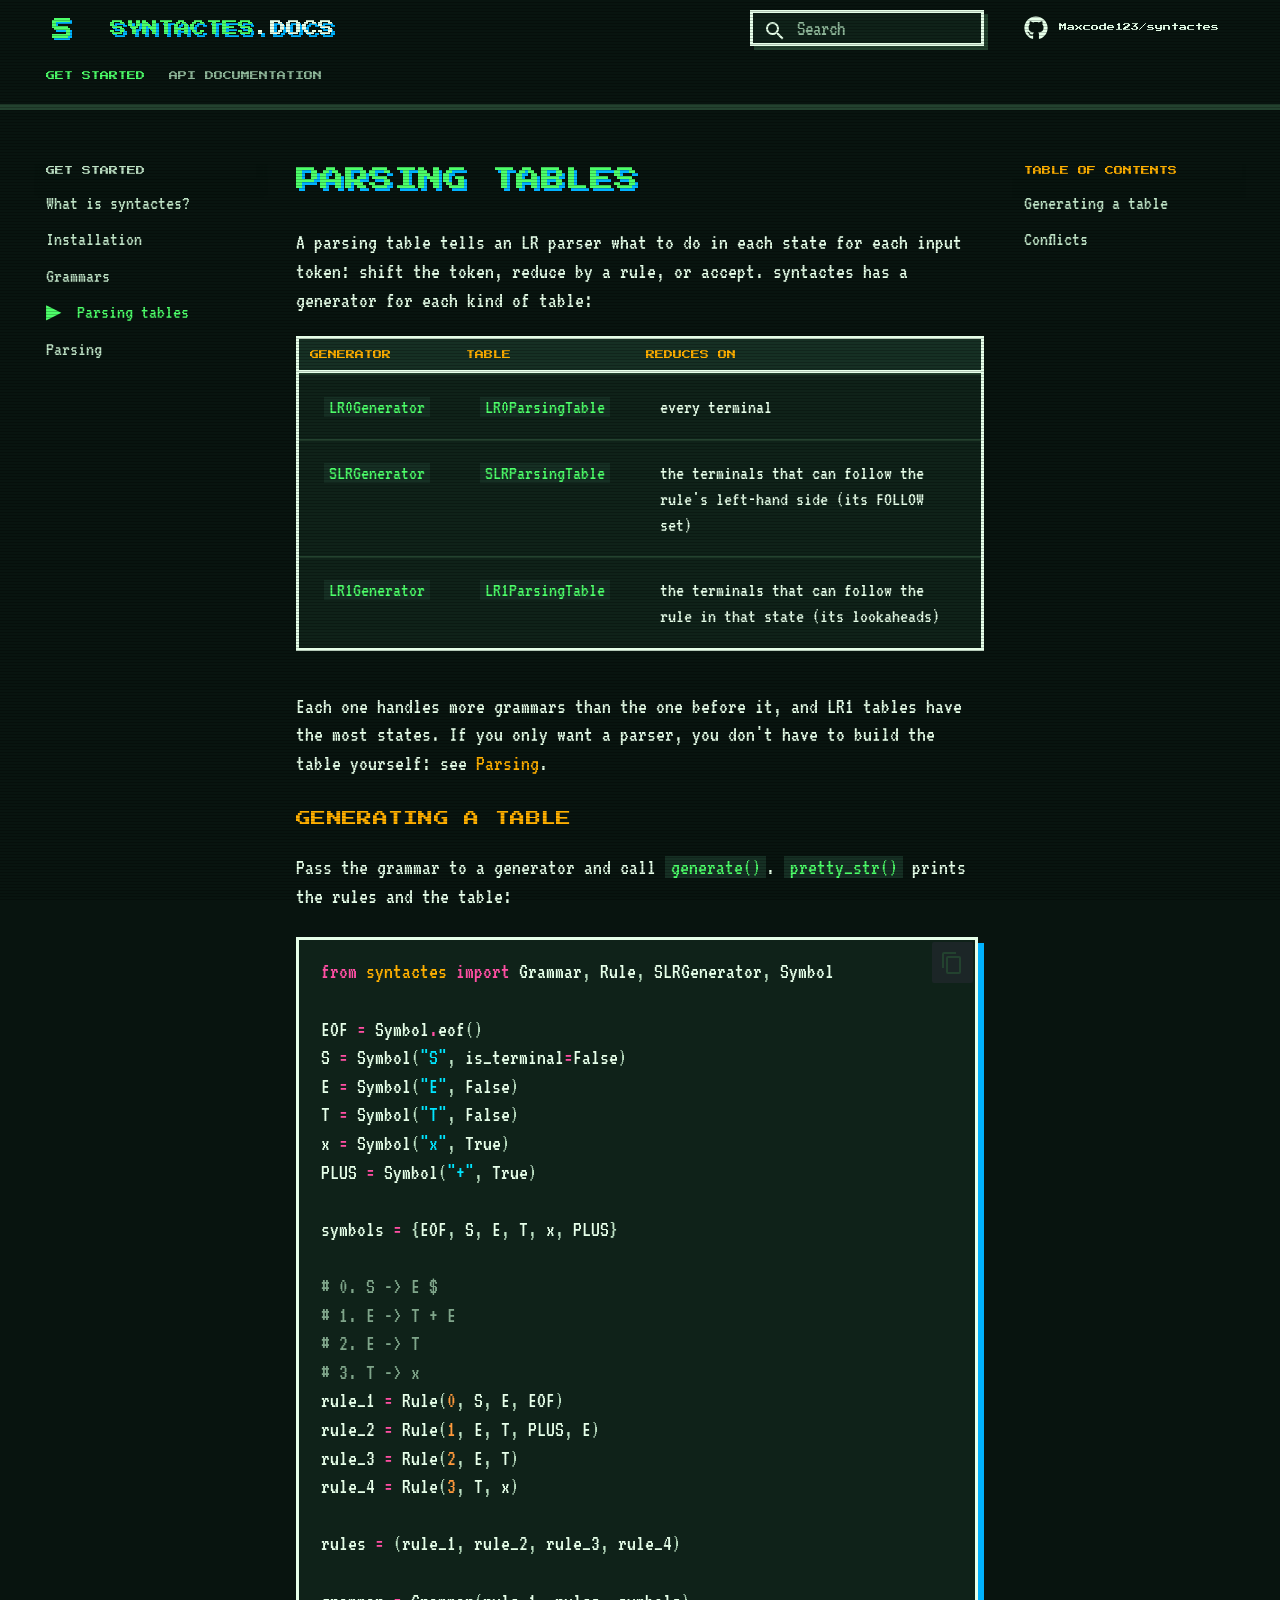
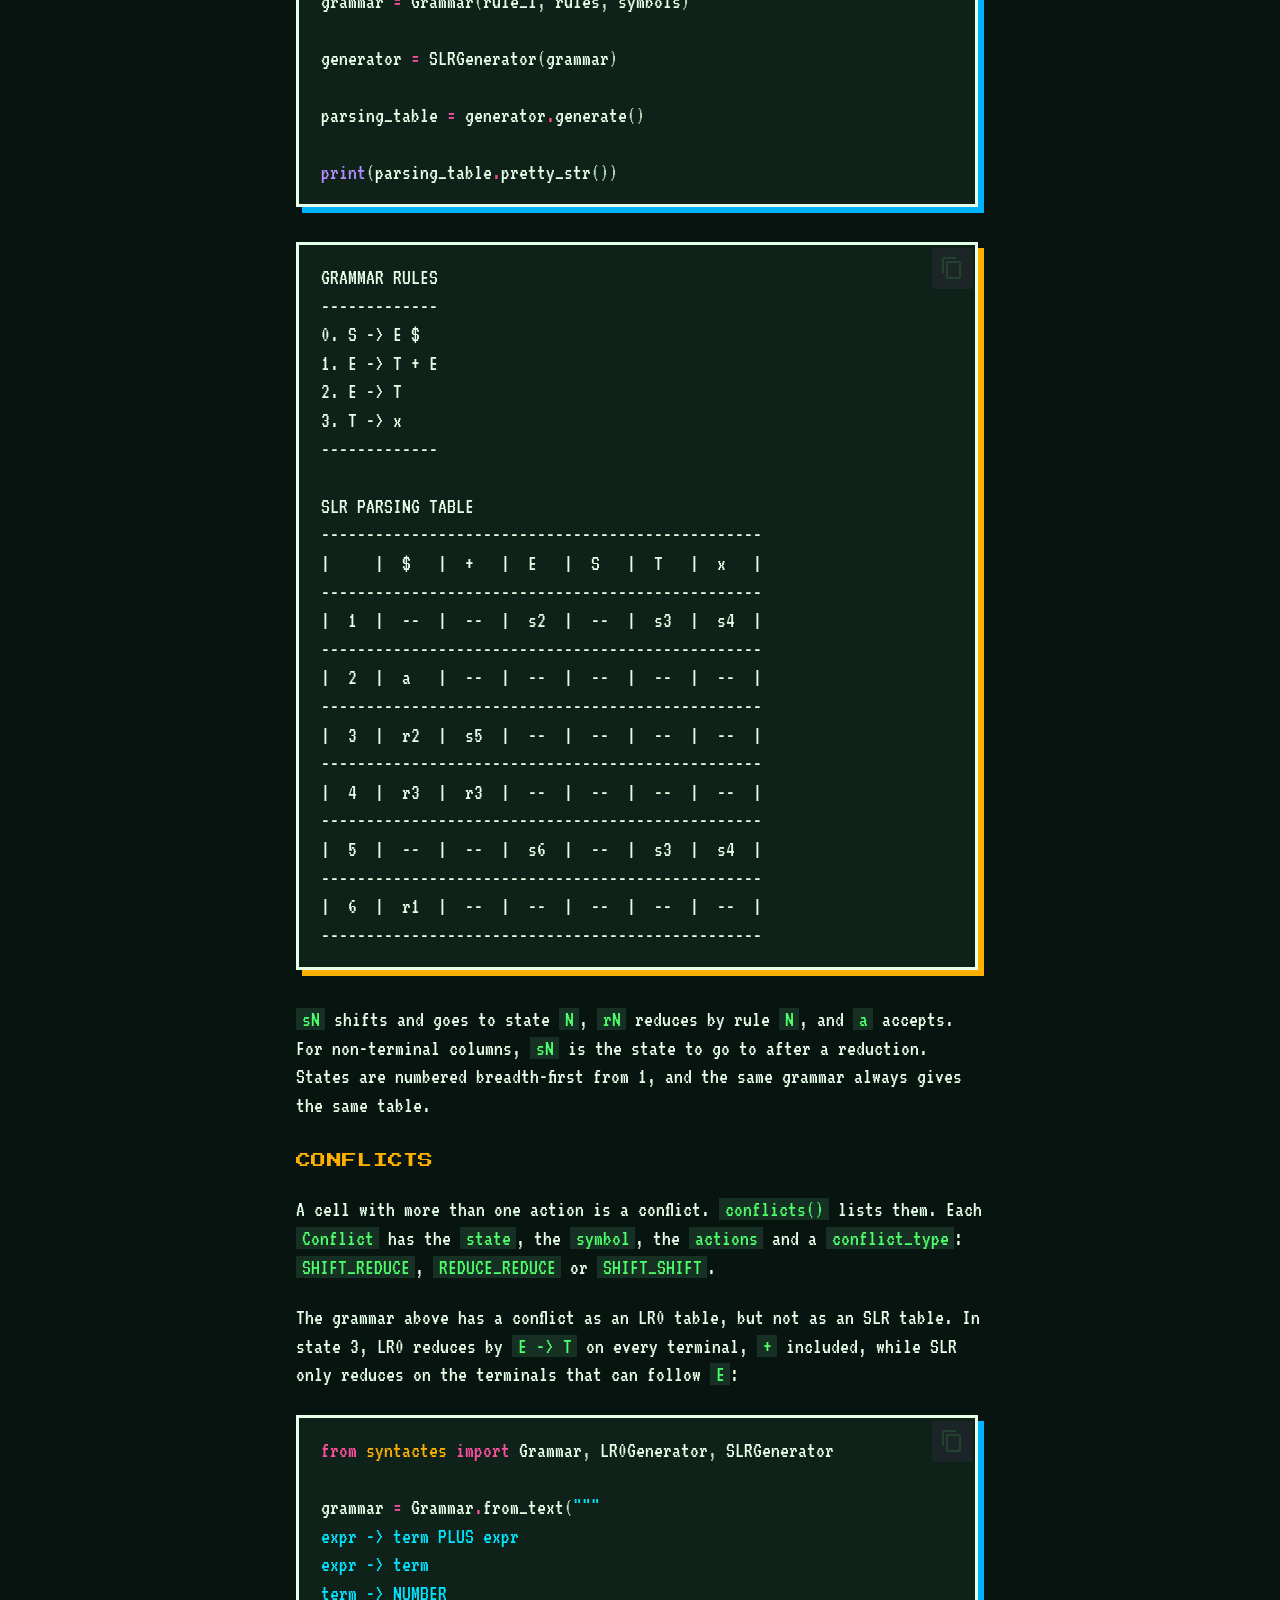
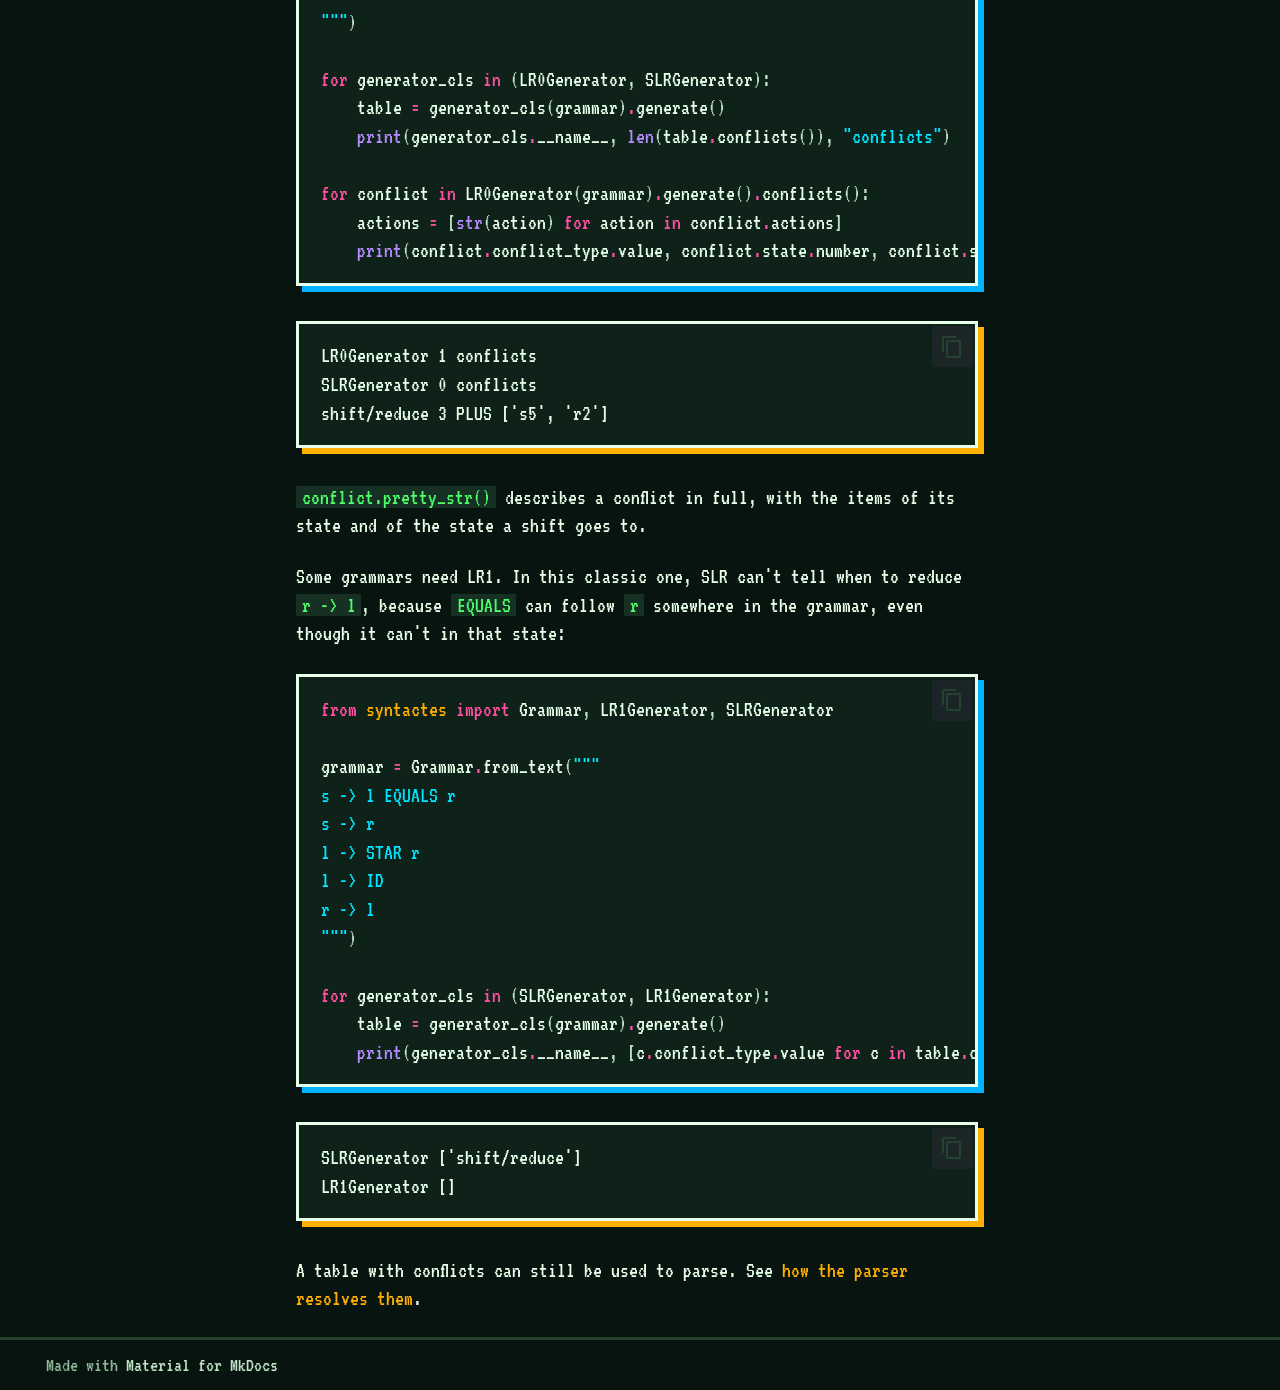
<file: parsing-tables/index.html>
<!doctype html>
<html lang="en" class="no-js">
  <head>
    
      <meta charset="utf-8">
      <meta name="viewport" content="width=device-width,initial-scale=1">
      
      
      
        <link rel="canonical" href="https://maximosnikiforakis.gr/syntactes/parsing-tables/">
      
      
        <link rel="prev" href="../grammars/">
      
      
        <link rel="next" href="../parsing/">
      
      
        
      
      
      <link rel="icon" href="../assets/favicon.svg">
      <meta name="generator" content="mkdocs-1.6.1, mkdocs-material-9.7.7">
    
    
      
        <title>Parsing tables - syntactes</title>
      
    
    
      <link rel="stylesheet" href="../assets/stylesheets/main.ec1eaa64.min.css">
      
        
        <link rel="stylesheet" href="../assets/stylesheets/palette.ab4e12ef.min.css">
      
      


    
    
      
    
    
      
    
    
      <link rel="stylesheet" href="../assets/_mkdocstrings.css">
    
      <link rel="stylesheet" href="../stylesheets/arcade.css">
    
    <script>__md_scope=new URL("..",location),__md_hash=e=>[...e].reduce(((e,_)=>(e<<5)-e+_.charCodeAt(0)),0),__md_get=(e,_=localStorage,t=__md_scope)=>JSON.parse(_.getItem(t.pathname+"."+e)),__md_set=(e,_,t=localStorage,a=__md_scope)=>{try{t.setItem(a.pathname+"."+e,JSON.stringify(_))}catch(e){}}</script>
    
      

    
    
  </head>
  
  
    
    
    
    
    
    <body dir="ltr" data-md-color-scheme="slate" data-md-color-primary="custom" data-md-color-accent="custom">
  
    
    <input class="md-toggle" data-md-toggle="drawer" type="checkbox" id="__drawer" autocomplete="off">
    <input class="md-toggle" data-md-toggle="search" type="checkbox" id="__search" autocomplete="off">
    <label class="md-overlay" for="__drawer"></label>
    <div data-md-component="skip">
      
        
        <a href="#parsing-tables" class="md-skip">
          Skip to content
        </a>
      
    </div>
    <div data-md-component="announce">
      
    </div>
    
    
      

  

<header class="md-header md-header--shadow md-header--lifted" data-md-component="header">
  <nav class="md-header__inner md-grid" aria-label="Header">
    <a href=".." title="syntactes" class="md-header__button md-logo" aria-label="syntactes" data-md-component="logo">
      
  <img src="../assets/favicon.svg" alt="logo">

    </a>
    <label class="md-header__button md-icon" for="__drawer">
      
      <svg xmlns="http://www.w3.org/2000/svg" viewBox="0 0 24 24"><path d="M3 6h18v2H3zm0 5h18v2H3zm0 5h18v2H3z"/></svg>
    </label>
    <div class="md-header__title" data-md-component="header-title">
      <div class="md-header__ellipsis">
        <div class="md-header__topic">
          <span class="md-ellipsis">
            syntactes
          </span>
        </div>
        <div class="md-header__topic" data-md-component="header-topic">
          <span class="md-ellipsis">
            
              Parsing tables
            
          </span>
        </div>
      </div>
    </div>
    
      
    
    
    
    
      
      
        <label class="md-header__button md-icon" for="__search">
          
          <svg xmlns="http://www.w3.org/2000/svg" viewBox="0 0 24 24"><path d="M9.5 3A6.5 6.5 0 0 1 16 9.5c0 1.61-.59 3.09-1.56 4.23l.27.27h.79l5 5-1.5 1.5-5-5v-.79l-.27-.27A6.52 6.52 0 0 1 9.5 16 6.5 6.5 0 0 1 3 9.5 6.5 6.5 0 0 1 9.5 3m0 2C7 5 5 7 5 9.5S7 14 9.5 14 14 12 14 9.5 12 5 9.5 5"/></svg>
        </label>
        <div class="md-search" data-md-component="search" role="dialog">
  <label class="md-search__overlay" for="__search"></label>
  <div class="md-search__inner" role="search">
    <form class="md-search__form" name="search">
      <input type="text" class="md-search__input" name="query" aria-label="Search" placeholder="Search" autocapitalize="off" autocorrect="off" autocomplete="off" spellcheck="false" data-md-component="search-query" required>
      <label class="md-search__icon md-icon" for="__search">
        
        <svg xmlns="http://www.w3.org/2000/svg" viewBox="0 0 24 24"><path d="M9.5 3A6.5 6.5 0 0 1 16 9.5c0 1.61-.59 3.09-1.56 4.23l.27.27h.79l5 5-1.5 1.5-5-5v-.79l-.27-.27A6.52 6.52 0 0 1 9.5 16 6.5 6.5 0 0 1 3 9.5 6.5 6.5 0 0 1 9.5 3m0 2C7 5 5 7 5 9.5S7 14 9.5 14 14 12 14 9.5 12 5 9.5 5"/></svg>
        
        <svg xmlns="http://www.w3.org/2000/svg" viewBox="0 0 24 24"><path d="M20 11v2H8l5.5 5.5-1.42 1.42L4.16 12l7.92-7.92L13.5 5.5 8 11z"/></svg>
      </label>
      <nav class="md-search__options" aria-label="Search">
        
        <button type="reset" class="md-search__icon md-icon" title="Clear" aria-label="Clear" tabindex="-1">
          
          <svg xmlns="http://www.w3.org/2000/svg" viewBox="0 0 24 24"><path d="M19 6.41 17.59 5 12 10.59 6.41 5 5 6.41 10.59 12 5 17.59 6.41 19 12 13.41 17.59 19 19 17.59 13.41 12z"/></svg>
        </button>
      </nav>
      
    </form>
    <div class="md-search__output">
      <div class="md-search__scrollwrap" tabindex="0" data-md-scrollfix>
        <div class="md-search-result" data-md-component="search-result">
          <div class="md-search-result__meta">
            Initializing search
          </div>
          <ol class="md-search-result__list" role="presentation"></ol>
        </div>
      </div>
    </div>
  </div>
</div>
      
    
    
      <div class="md-header__source">
        <a href="https://github.com/Maxcode123/syntactes" title="Go to repository" class="md-source" data-md-component="source">
  <div class="md-source__icon md-icon">
    
    <svg xmlns="http://www.w3.org/2000/svg" viewBox="0 0 512 512"><!--! Font Awesome Free 7.1.0 by @fontawesome - https://fontawesome.com License - https://fontawesome.com/license/free (Icons: CC BY 4.0, Fonts: SIL OFL 1.1, Code: MIT License) Copyright 2025 Fonticons, Inc.--><path d="M173.9 397.4c0 2-2.3 3.6-5.2 3.6-3.3.3-5.6-1.3-5.6-3.6 0-2 2.3-3.6 5.2-3.6 3-.3 5.6 1.3 5.6 3.6m-31.1-4.5c-.7 2 1.3 4.3 4.3 4.9 2.6 1 5.6 0 6.2-2s-1.3-4.3-4.3-5.2c-2.6-.7-5.5.3-6.2 2.3m44.2-1.7c-2.9.7-4.9 2.6-4.6 4.9.3 2 2.9 3.3 5.9 2.6 2.9-.7 4.9-2.6 4.6-4.6-.3-1.9-3-3.2-5.9-2.9M252.8 8C114.1 8 8 113.3 8 252c0 110.9 69.8 205.8 169.5 239.2 12.8 2.3 17.3-5.6 17.3-12.1 0-6.2-.3-40.4-.3-61.4 0 0-70 15-84.7-29.8 0 0-11.4-29.1-27.8-36.6 0 0-22.9-15.7 1.6-15.4 0 0 24.9 2 38.6 25.8 21.9 38.6 58.6 27.5 72.9 20.9 2.3-16 8.8-27.1 16-33.7-55.9-6.2-112.3-14.3-112.3-110.5 0-27.5 7.6-41.3 23.6-58.9-2.6-6.5-11.1-33.3 2.6-67.9 20.9-6.5 69 27 69 27 20-5.6 41.5-8.5 62.8-8.5s42.8 2.9 62.8 8.5c0 0 48.1-33.6 69-27 13.7 34.7 5.2 61.4 2.6 67.9 16 17.7 25.8 31.5 25.8 58.9 0 96.5-58.9 104.2-114.8 110.5 9.2 7.9 17 22.9 17 46.4 0 33.7-.3 75.4-.3 83.6 0 6.5 4.6 14.4 17.3 12.1C436.2 457.8 504 362.9 504 252 504 113.3 391.5 8 252.8 8M105.2 352.9c-1.3 1-1 3.3.7 5.2 1.6 1.6 3.9 2.3 5.2 1 1.3-1 1-3.3-.7-5.2-1.6-1.6-3.9-2.3-5.2-1m-10.8-8.1c-.7 1.3.3 2.9 2.3 3.9 1.6 1 3.6.7 4.3-.7.7-1.3-.3-2.9-2.3-3.9-2-.6-3.6-.3-4.3.7m32.4 35.6c-1.6 1.3-1 4.3 1.3 6.2 2.3 2.3 5.2 2.6 6.5 1 1.3-1.3.7-4.3-1.3-6.2-2.2-2.3-5.2-2.6-6.5-1m-11.4-14.7c-1.6 1-1.6 3.6 0 5.9s4.3 3.3 5.6 2.3c1.6-1.3 1.6-3.9 0-6.2-1.4-2.3-4-3.3-5.6-2"/></svg>
  </div>
  <div class="md-source__repository">
    Maxcode123/syntactes
  </div>
</a>
      </div>
    
  </nav>
  
    
      
<nav class="md-tabs" aria-label="Tabs" data-md-component="tabs">
  <div class="md-grid">
    <ul class="md-tabs__list">
      
        
  
  
  
    
  
  
    
    
      <li class="md-tabs__item md-tabs__item--active">
        <a href=".." class="md-tabs__link">
          
  
  
  Get started

        </a>
      </li>
    
  

      
        
  
  
  
  
    
    
      <li class="md-tabs__item">
        <a href="../syntactes/" class="md-tabs__link">
          
  
  
  API Documentation

        </a>
      </li>
    
  

      
    </ul>
  </div>
</nav>
    
  
</header>
    
    <div class="md-container" data-md-component="container">
      
      
        
      
      <main class="md-main" data-md-component="main">
        <div class="md-main__inner md-grid">
          
            
              
              <div class="md-sidebar md-sidebar--primary" data-md-component="sidebar" data-md-type="navigation" >
                <div class="md-sidebar__scrollwrap">
                  <div class="md-sidebar__inner">
                    


  


<nav class="md-nav md-nav--primary md-nav--lifted" aria-label="Navigation" data-md-level="0">
  <label class="md-nav__title" for="__drawer">
    <a href=".." title="syntactes" class="md-nav__button md-logo" aria-label="syntactes" data-md-component="logo">
      
  <img src="../assets/favicon.svg" alt="logo">

    </a>
    syntactes
  </label>
  
    <div class="md-nav__source">
      <a href="https://github.com/Maxcode123/syntactes" title="Go to repository" class="md-source" data-md-component="source">
  <div class="md-source__icon md-icon">
    
    <svg xmlns="http://www.w3.org/2000/svg" viewBox="0 0 512 512"><!--! Font Awesome Free 7.1.0 by @fontawesome - https://fontawesome.com License - https://fontawesome.com/license/free (Icons: CC BY 4.0, Fonts: SIL OFL 1.1, Code: MIT License) Copyright 2025 Fonticons, Inc.--><path d="M173.9 397.4c0 2-2.3 3.6-5.2 3.6-3.3.3-5.6-1.3-5.6-3.6 0-2 2.3-3.6 5.2-3.6 3-.3 5.6 1.3 5.6 3.6m-31.1-4.5c-.7 2 1.3 4.3 4.3 4.9 2.6 1 5.6 0 6.2-2s-1.3-4.3-4.3-5.2c-2.6-.7-5.5.3-6.2 2.3m44.2-1.7c-2.9.7-4.9 2.6-4.6 4.9.3 2 2.9 3.3 5.9 2.6 2.9-.7 4.9-2.6 4.6-4.6-.3-1.9-3-3.2-5.9-2.9M252.8 8C114.1 8 8 113.3 8 252c0 110.9 69.8 205.8 169.5 239.2 12.8 2.3 17.3-5.6 17.3-12.1 0-6.2-.3-40.4-.3-61.4 0 0-70 15-84.7-29.8 0 0-11.4-29.1-27.8-36.6 0 0-22.9-15.7 1.6-15.4 0 0 24.9 2 38.6 25.8 21.9 38.6 58.6 27.5 72.9 20.9 2.3-16 8.8-27.1 16-33.7-55.9-6.2-112.3-14.3-112.3-110.5 0-27.5 7.6-41.3 23.6-58.9-2.6-6.5-11.1-33.3 2.6-67.9 20.9-6.5 69 27 69 27 20-5.6 41.5-8.5 62.8-8.5s42.8 2.9 62.8 8.5c0 0 48.1-33.6 69-27 13.7 34.7 5.2 61.4 2.6 67.9 16 17.7 25.8 31.5 25.8 58.9 0 96.5-58.9 104.2-114.8 110.5 9.2 7.9 17 22.9 17 46.4 0 33.7-.3 75.4-.3 83.6 0 6.5 4.6 14.4 17.3 12.1C436.2 457.8 504 362.9 504 252 504 113.3 391.5 8 252.8 8M105.2 352.9c-1.3 1-1 3.3.7 5.2 1.6 1.6 3.9 2.3 5.2 1 1.3-1 1-3.3-.7-5.2-1.6-1.6-3.9-2.3-5.2-1m-10.8-8.1c-.7 1.3.3 2.9 2.3 3.9 1.6 1 3.6.7 4.3-.7.7-1.3-.3-2.9-2.3-3.9-2-.6-3.6-.3-4.3.7m32.4 35.6c-1.6 1.3-1 4.3 1.3 6.2 2.3 2.3 5.2 2.6 6.5 1 1.3-1.3.7-4.3-1.3-6.2-2.2-2.3-5.2-2.6-6.5-1m-11.4-14.7c-1.6 1-1.6 3.6 0 5.9s4.3 3.3 5.6 2.3c1.6-1.3 1.6-3.9 0-6.2-1.4-2.3-4-3.3-5.6-2"/></svg>
  </div>
  <div class="md-source__repository">
    Maxcode123/syntactes
  </div>
</a>
    </div>
  
  <ul class="md-nav__list" data-md-scrollfix>
    
      
      
  
  
    
  
  
  
    
    
    
    
      
        
        
      
      
        
      
    
    
    <li class="md-nav__item md-nav__item--active md-nav__item--section md-nav__item--nested">
      
        
        
        <input class="md-nav__toggle md-toggle " type="checkbox" id="__nav_1" checked>
        
          
          <label class="md-nav__link" for="__nav_1" id="__nav_1_label" tabindex="">
            
  
  
  <span class="md-ellipsis">
    
  
    Get started
  

    
  </span>
  
  

            <span class="md-nav__icon md-icon"></span>
          </label>
        
        <nav class="md-nav" data-md-level="1" aria-labelledby="__nav_1_label" aria-expanded="true">
          <label class="md-nav__title" for="__nav_1">
            <span class="md-nav__icon md-icon"></span>
            
  
    Get started
  

          </label>
          <ul class="md-nav__list" data-md-scrollfix>
            
              
                
  
  
  
  
    <li class="md-nav__item">
      <a href=".." class="md-nav__link">
        
  
  
  <span class="md-ellipsis">
    
  
    What is syntactes?
  

    
  </span>
  
  

      </a>
    </li>
  

              
            
              
                
  
  
  
  
    <li class="md-nav__item">
      <a href="../installation/" class="md-nav__link">
        
  
  
  <span class="md-ellipsis">
    
  
    Installation
  

    
  </span>
  
  

      </a>
    </li>
  

              
            
              
                
  
  
  
  
    <li class="md-nav__item">
      <a href="../grammars/" class="md-nav__link">
        
  
  
  <span class="md-ellipsis">
    
  
    Grammars
  

    
  </span>
  
  

      </a>
    </li>
  

              
            
              
                
  
  
    
  
  
  
    <li class="md-nav__item md-nav__item--active">
      
      <input class="md-nav__toggle md-toggle" type="checkbox" id="__toc">
      
      
        
      
      
        <label class="md-nav__link md-nav__link--active" for="__toc">
          
  
  
  <span class="md-ellipsis">
    
  
    Parsing tables
  

    
  </span>
  
  

          <span class="md-nav__icon md-icon"></span>
        </label>
      
      <a href="./" class="md-nav__link md-nav__link--active">
        
  
  
  <span class="md-ellipsis">
    
  
    Parsing tables
  

    
  </span>
  
  

      </a>
      
        

<nav class="md-nav md-nav--secondary" aria-label="Table of contents">
  
  
  
    
  
  
    <label class="md-nav__title" for="__toc">
      <span class="md-nav__icon md-icon"></span>
      Table of contents
    </label>
    <ul class="md-nav__list" data-md-component="toc" data-md-scrollfix>
      
        <li class="md-nav__item">
  <a href="#generating-a-table" class="md-nav__link">
    <span class="md-ellipsis">
      
        Generating a table
      
    </span>
  </a>
  
</li>
      
        <li class="md-nav__item">
  <a href="#conflicts" class="md-nav__link">
    <span class="md-ellipsis">
      
        Conflicts
      
    </span>
  </a>
  
</li>
      
    </ul>
  
</nav>
      
    </li>
  

              
            
              
                
  
  
  
  
    <li class="md-nav__item">
      <a href="../parsing/" class="md-nav__link">
        
  
  
  <span class="md-ellipsis">
    
  
    Parsing
  

    
  </span>
  
  

      </a>
    </li>
  

              
            
          </ul>
        </nav>
      
    </li>
  

    
      
      
  
  
  
  
    
    
    
    
      
      
        
      
    
    
    <li class="md-nav__item md-nav__item--nested">
      
        
        
        <input class="md-nav__toggle md-toggle " type="checkbox" id="__nav_2" >
        
          
          <label class="md-nav__link" for="__nav_2" id="__nav_2_label" tabindex="0">
            
  
  
  <span class="md-ellipsis">
    
  
    API Documentation
  

    
  </span>
  
  

            <span class="md-nav__icon md-icon"></span>
          </label>
        
        <nav class="md-nav" data-md-level="1" aria-labelledby="__nav_2_label" aria-expanded="false">
          <label class="md-nav__title" for="__nav_2">
            <span class="md-nav__icon md-icon"></span>
            
  
    API Documentation
  

          </label>
          <ul class="md-nav__list" data-md-scrollfix>
            
              
                
  
  
  
  
    <li class="md-nav__item">
      <a href="../syntactes/" class="md-nav__link">
        
  
  
  <span class="md-ellipsis">
    
  
    syntactes
  

    
  </span>
  
  

      </a>
    </li>
  

              
            
              
                
  
  
  
  
    <li class="md-nav__item">
      <a href="../parser/" class="md-nav__link">
        
  
  
  <span class="md-ellipsis">
    
  
    parser
  

    
  </span>
  
  

      </a>
    </li>
  

              
            
              
                
  
  
  
  
    <li class="md-nav__item">
      <a href="../parsing_table/" class="md-nav__link">
        
  
  
  <span class="md-ellipsis">
    
  
    parsing_table
  

    
  </span>
  
  

      </a>
    </li>
  

              
            
          </ul>
        </nav>
      
    </li>
  

    
  </ul>
</nav>
                  </div>
                </div>
              </div>
            
            
              
              <div class="md-sidebar md-sidebar--secondary" data-md-component="sidebar" data-md-type="toc" >
                <div class="md-sidebar__scrollwrap">
                  <div class="md-sidebar__inner">
                    

<nav class="md-nav md-nav--secondary" aria-label="Table of contents">
  
  
  
    
  
  
    <label class="md-nav__title" for="__toc">
      <span class="md-nav__icon md-icon"></span>
      Table of contents
    </label>
    <ul class="md-nav__list" data-md-component="toc" data-md-scrollfix>
      
        <li class="md-nav__item">
  <a href="#generating-a-table" class="md-nav__link">
    <span class="md-ellipsis">
      
        Generating a table
      
    </span>
  </a>
  
</li>
      
        <li class="md-nav__item">
  <a href="#conflicts" class="md-nav__link">
    <span class="md-ellipsis">
      
        Conflicts
      
    </span>
  </a>
  
</li>
      
    </ul>
  
</nav>
                  </div>
                </div>
              </div>
            
          
          
            <div class="md-content" data-md-component="content">
              
                




              
              <article class="md-content__inner md-typeset">
                
                  


  
  


<h1 id="parsing-tables">Parsing tables</h1>
<p>A parsing table tells an LR parser what to do in each state for each input
token: shift the token, reduce by a rule, or accept. syntactes has a generator
for each kind of table:</p>
<table>
<thead>
<tr>
<th>Generator</th>
<th>Table</th>
<th>Reduces on</th>
</tr>
</thead>
<tbody>
<tr>
<td><code>LR0Generator</code></td>
<td><code>LR0ParsingTable</code></td>
<td>every terminal</td>
</tr>
<tr>
<td><code>SLRGenerator</code></td>
<td><code>SLRParsingTable</code></td>
<td>the terminals that can follow the rule's left-hand side (its FOLLOW set)</td>
</tr>
<tr>
<td><code>LR1Generator</code></td>
<td><code>LR1ParsingTable</code></td>
<td>the terminals that can follow the rule in that state (its lookaheads)</td>
</tr>
</tbody>
</table>
<p>Each one handles more grammars than the one before it, and LR1 tables have the
most states. If you only want a parser, you don't have to build the table
yourself: see <a href="../parsing/">Parsing</a>.</p>
<h2 id="generating-a-table">Generating a table</h2>
<p>Pass the grammar to a generator and call <code>generate()</code>. <code>pretty_str()</code> prints the
rules and the table:</p>
<div class="language-python highlight"><pre><span></span><code><span id="__span-0-1"><a id="__codelineno-0-1" name="__codelineno-0-1" href="#__codelineno-0-1"></a><span class="kn">from</span><span class="w"> </span><span class="nn">syntactes</span><span class="w"> </span><span class="kn">import</span> <span class="n">Grammar</span><span class="p">,</span> <span class="n">Rule</span><span class="p">,</span> <span class="n">SLRGenerator</span><span class="p">,</span> <span class="n">Symbol</span>
</span><span id="__span-0-2"><a id="__codelineno-0-2" name="__codelineno-0-2" href="#__codelineno-0-2"></a>
</span><span id="__span-0-3"><a id="__codelineno-0-3" name="__codelineno-0-3" href="#__codelineno-0-3"></a><span class="n">EOF</span> <span class="o">=</span> <span class="n">Symbol</span><span class="o">.</span><span class="n">eof</span><span class="p">()</span>
</span><span id="__span-0-4"><a id="__codelineno-0-4" name="__codelineno-0-4" href="#__codelineno-0-4"></a><span class="n">S</span> <span class="o">=</span> <span class="n">Symbol</span><span class="p">(</span><span class="s2">"S"</span><span class="p">,</span> <span class="n">is_terminal</span><span class="o">=</span><span class="kc">False</span><span class="p">)</span>
</span><span id="__span-0-5"><a id="__codelineno-0-5" name="__codelineno-0-5" href="#__codelineno-0-5"></a><span class="n">E</span> <span class="o">=</span> <span class="n">Symbol</span><span class="p">(</span><span class="s2">"E"</span><span class="p">,</span> <span class="kc">False</span><span class="p">)</span>
</span><span id="__span-0-6"><a id="__codelineno-0-6" name="__codelineno-0-6" href="#__codelineno-0-6"></a><span class="n">T</span> <span class="o">=</span> <span class="n">Symbol</span><span class="p">(</span><span class="s2">"T"</span><span class="p">,</span> <span class="kc">False</span><span class="p">)</span>
</span><span id="__span-0-7"><a id="__codelineno-0-7" name="__codelineno-0-7" href="#__codelineno-0-7"></a><span class="n">x</span> <span class="o">=</span> <span class="n">Symbol</span><span class="p">(</span><span class="s2">"x"</span><span class="p">,</span> <span class="kc">True</span><span class="p">)</span>
</span><span id="__span-0-8"><a id="__codelineno-0-8" name="__codelineno-0-8" href="#__codelineno-0-8"></a><span class="n">PLUS</span> <span class="o">=</span> <span class="n">Symbol</span><span class="p">(</span><span class="s2">"+"</span><span class="p">,</span> <span class="kc">True</span><span class="p">)</span>
</span><span id="__span-0-9"><a id="__codelineno-0-9" name="__codelineno-0-9" href="#__codelineno-0-9"></a>
</span><span id="__span-0-10"><a id="__codelineno-0-10" name="__codelineno-0-10" href="#__codelineno-0-10"></a><span class="n">symbols</span> <span class="o">=</span> <span class="p">{</span><span class="n">EOF</span><span class="p">,</span> <span class="n">S</span><span class="p">,</span> <span class="n">E</span><span class="p">,</span> <span class="n">T</span><span class="p">,</span> <span class="n">x</span><span class="p">,</span> <span class="n">PLUS</span><span class="p">}</span>
</span><span id="__span-0-11"><a id="__codelineno-0-11" name="__codelineno-0-11" href="#__codelineno-0-11"></a>
</span><span id="__span-0-12"><a id="__codelineno-0-12" name="__codelineno-0-12" href="#__codelineno-0-12"></a><span class="c1"># 0. S -&gt; E $</span>
</span><span id="__span-0-13"><a id="__codelineno-0-13" name="__codelineno-0-13" href="#__codelineno-0-13"></a><span class="c1"># 1. E -&gt; T + E</span>
</span><span id="__span-0-14"><a id="__codelineno-0-14" name="__codelineno-0-14" href="#__codelineno-0-14"></a><span class="c1"># 2. E -&gt; T</span>
</span><span id="__span-0-15"><a id="__codelineno-0-15" name="__codelineno-0-15" href="#__codelineno-0-15"></a><span class="c1"># 3. T -&gt; x</span>
</span><span id="__span-0-16"><a id="__codelineno-0-16" name="__codelineno-0-16" href="#__codelineno-0-16"></a><span class="n">rule_1</span> <span class="o">=</span> <span class="n">Rule</span><span class="p">(</span><span class="mi">0</span><span class="p">,</span> <span class="n">S</span><span class="p">,</span> <span class="n">E</span><span class="p">,</span> <span class="n">EOF</span><span class="p">)</span>
</span><span id="__span-0-17"><a id="__codelineno-0-17" name="__codelineno-0-17" href="#__codelineno-0-17"></a><span class="n">rule_2</span> <span class="o">=</span> <span class="n">Rule</span><span class="p">(</span><span class="mi">1</span><span class="p">,</span> <span class="n">E</span><span class="p">,</span> <span class="n">T</span><span class="p">,</span> <span class="n">PLUS</span><span class="p">,</span> <span class="n">E</span><span class="p">)</span>
</span><span id="__span-0-18"><a id="__codelineno-0-18" name="__codelineno-0-18" href="#__codelineno-0-18"></a><span class="n">rule_3</span> <span class="o">=</span> <span class="n">Rule</span><span class="p">(</span><span class="mi">2</span><span class="p">,</span> <span class="n">E</span><span class="p">,</span> <span class="n">T</span><span class="p">)</span>
</span><span id="__span-0-19"><a id="__codelineno-0-19" name="__codelineno-0-19" href="#__codelineno-0-19"></a><span class="n">rule_4</span> <span class="o">=</span> <span class="n">Rule</span><span class="p">(</span><span class="mi">3</span><span class="p">,</span> <span class="n">T</span><span class="p">,</span> <span class="n">x</span><span class="p">)</span>
</span><span id="__span-0-20"><a id="__codelineno-0-20" name="__codelineno-0-20" href="#__codelineno-0-20"></a>
</span><span id="__span-0-21"><a id="__codelineno-0-21" name="__codelineno-0-21" href="#__codelineno-0-21"></a><span class="n">rules</span> <span class="o">=</span> <span class="p">(</span><span class="n">rule_1</span><span class="p">,</span> <span class="n">rule_2</span><span class="p">,</span> <span class="n">rule_3</span><span class="p">,</span> <span class="n">rule_4</span><span class="p">)</span>
</span><span id="__span-0-22"><a id="__codelineno-0-22" name="__codelineno-0-22" href="#__codelineno-0-22"></a>
</span><span id="__span-0-23"><a id="__codelineno-0-23" name="__codelineno-0-23" href="#__codelineno-0-23"></a><span class="n">grammar</span> <span class="o">=</span> <span class="n">Grammar</span><span class="p">(</span><span class="n">rule_1</span><span class="p">,</span> <span class="n">rules</span><span class="p">,</span> <span class="n">symbols</span><span class="p">)</span>
</span><span id="__span-0-24"><a id="__codelineno-0-24" name="__codelineno-0-24" href="#__codelineno-0-24"></a>
</span><span id="__span-0-25"><a id="__codelineno-0-25" name="__codelineno-0-25" href="#__codelineno-0-25"></a><span class="n">generator</span> <span class="o">=</span> <span class="n">SLRGenerator</span><span class="p">(</span><span class="n">grammar</span><span class="p">)</span>
</span><span id="__span-0-26"><a id="__codelineno-0-26" name="__codelineno-0-26" href="#__codelineno-0-26"></a>
</span><span id="__span-0-27"><a id="__codelineno-0-27" name="__codelineno-0-27" href="#__codelineno-0-27"></a><span class="n">parsing_table</span> <span class="o">=</span> <span class="n">generator</span><span class="o">.</span><span class="n">generate</span><span class="p">()</span>
</span><span id="__span-0-28"><a id="__codelineno-0-28" name="__codelineno-0-28" href="#__codelineno-0-28"></a>
</span><span id="__span-0-29"><a id="__codelineno-0-29" name="__codelineno-0-29" href="#__codelineno-0-29"></a><span class="nb">print</span><span class="p">(</span><span class="n">parsing_table</span><span class="o">.</span><span class="n">pretty_str</span><span class="p">())</span>
</span></code></pre></div>
<div class="language-text highlight"><pre><span></span><code><span id="__span-1-1"><a id="__codelineno-1-1" name="__codelineno-1-1" href="#__codelineno-1-1"></a>GRAMMAR RULES
</span><span id="__span-1-2"><a id="__codelineno-1-2" name="__codelineno-1-2" href="#__codelineno-1-2"></a>-------------
</span><span id="__span-1-3"><a id="__codelineno-1-3" name="__codelineno-1-3" href="#__codelineno-1-3"></a>0. S -&gt; E $
</span><span id="__span-1-4"><a id="__codelineno-1-4" name="__codelineno-1-4" href="#__codelineno-1-4"></a>1. E -&gt; T + E
</span><span id="__span-1-5"><a id="__codelineno-1-5" name="__codelineno-1-5" href="#__codelineno-1-5"></a>2. E -&gt; T
</span><span id="__span-1-6"><a id="__codelineno-1-6" name="__codelineno-1-6" href="#__codelineno-1-6"></a>3. T -&gt; x
</span><span id="__span-1-7"><a id="__codelineno-1-7" name="__codelineno-1-7" href="#__codelineno-1-7"></a>-------------
</span><span id="__span-1-8"><a id="__codelineno-1-8" name="__codelineno-1-8" href="#__codelineno-1-8"></a>
</span><span id="__span-1-9"><a id="__codelineno-1-9" name="__codelineno-1-9" href="#__codelineno-1-9"></a>SLR PARSING TABLE
</span><span id="__span-1-10"><a id="__codelineno-1-10" name="__codelineno-1-10" href="#__codelineno-1-10"></a>-------------------------------------------------
</span><span id="__span-1-11"><a id="__codelineno-1-11" name="__codelineno-1-11" href="#__codelineno-1-11"></a>|     |  $   |  +   |  E   |  S   |  T   |  x   |
</span><span id="__span-1-12"><a id="__codelineno-1-12" name="__codelineno-1-12" href="#__codelineno-1-12"></a>-------------------------------------------------
</span><span id="__span-1-13"><a id="__codelineno-1-13" name="__codelineno-1-13" href="#__codelineno-1-13"></a>|  1  |  --  |  --  |  s2  |  --  |  s3  |  s4  |
</span><span id="__span-1-14"><a id="__codelineno-1-14" name="__codelineno-1-14" href="#__codelineno-1-14"></a>-------------------------------------------------
</span><span id="__span-1-15"><a id="__codelineno-1-15" name="__codelineno-1-15" href="#__codelineno-1-15"></a>|  2  |  a   |  --  |  --  |  --  |  --  |  --  |
</span><span id="__span-1-16"><a id="__codelineno-1-16" name="__codelineno-1-16" href="#__codelineno-1-16"></a>-------------------------------------------------
</span><span id="__span-1-17"><a id="__codelineno-1-17" name="__codelineno-1-17" href="#__codelineno-1-17"></a>|  3  |  r2  |  s5  |  --  |  --  |  --  |  --  |
</span><span id="__span-1-18"><a id="__codelineno-1-18" name="__codelineno-1-18" href="#__codelineno-1-18"></a>-------------------------------------------------
</span><span id="__span-1-19"><a id="__codelineno-1-19" name="__codelineno-1-19" href="#__codelineno-1-19"></a>|  4  |  r3  |  r3  |  --  |  --  |  --  |  --  |
</span><span id="__span-1-20"><a id="__codelineno-1-20" name="__codelineno-1-20" href="#__codelineno-1-20"></a>-------------------------------------------------
</span><span id="__span-1-21"><a id="__codelineno-1-21" name="__codelineno-1-21" href="#__codelineno-1-21"></a>|  5  |  --  |  --  |  s6  |  --  |  s3  |  s4  |
</span><span id="__span-1-22"><a id="__codelineno-1-22" name="__codelineno-1-22" href="#__codelineno-1-22"></a>-------------------------------------------------
</span><span id="__span-1-23"><a id="__codelineno-1-23" name="__codelineno-1-23" href="#__codelineno-1-23"></a>|  6  |  r1  |  --  |  --  |  --  |  --  |  --  |
</span><span id="__span-1-24"><a id="__codelineno-1-24" name="__codelineno-1-24" href="#__codelineno-1-24"></a>-------------------------------------------------
</span></code></pre></div>
<p><code>sN</code> shifts and goes to state <code>N</code>, <code>rN</code> reduces by rule <code>N</code>, and <code>a</code> accepts.
For non-terminal columns, <code>sN</code> is the state to go to after a reduction.
States are numbered breadth-first from 1, and the same grammar always gives
the same table.</p>
<h2 id="conflicts">Conflicts</h2>
<p>A cell with more than one action is a conflict. <code>conflicts()</code> lists them. Each
<code>Conflict</code> has the <code>state</code>, the <code>symbol</code>, the <code>actions</code> and a <code>conflict_type</code>:
<code>SHIFT_REDUCE</code>, <code>REDUCE_REDUCE</code> or <code>SHIFT_SHIFT</code>.</p>
<p>The grammar above has a conflict as an LR0 table, but not as an SLR table. In
state 3, LR0 reduces by <code>E -&gt; T</code> on every terminal, <code>+</code> included, while SLR only
reduces on the terminals that can follow <code>E</code>:</p>
<div class="language-python highlight"><pre><span></span><code><span id="__span-2-1"><a id="__codelineno-2-1" name="__codelineno-2-1" href="#__codelineno-2-1"></a><span class="kn">from</span><span class="w"> </span><span class="nn">syntactes</span><span class="w"> </span><span class="kn">import</span> <span class="n">Grammar</span><span class="p">,</span> <span class="n">LR0Generator</span><span class="p">,</span> <span class="n">SLRGenerator</span>
</span><span id="__span-2-2"><a id="__codelineno-2-2" name="__codelineno-2-2" href="#__codelineno-2-2"></a>
</span><span id="__span-2-3"><a id="__codelineno-2-3" name="__codelineno-2-3" href="#__codelineno-2-3"></a><span class="n">grammar</span> <span class="o">=</span> <span class="n">Grammar</span><span class="o">.</span><span class="n">from_text</span><span class="p">(</span><span class="s2">"""</span>
</span><span id="__span-2-4"><a id="__codelineno-2-4" name="__codelineno-2-4" href="#__codelineno-2-4"></a><span class="s2">expr -&gt; term PLUS expr</span>
</span><span id="__span-2-5"><a id="__codelineno-2-5" name="__codelineno-2-5" href="#__codelineno-2-5"></a><span class="s2">expr -&gt; term</span>
</span><span id="__span-2-6"><a id="__codelineno-2-6" name="__codelineno-2-6" href="#__codelineno-2-6"></a><span class="s2">term -&gt; NUMBER</span>
</span><span id="__span-2-7"><a id="__codelineno-2-7" name="__codelineno-2-7" href="#__codelineno-2-7"></a><span class="s2">"""</span><span class="p">)</span>
</span><span id="__span-2-8"><a id="__codelineno-2-8" name="__codelineno-2-8" href="#__codelineno-2-8"></a>
</span><span id="__span-2-9"><a id="__codelineno-2-9" name="__codelineno-2-9" href="#__codelineno-2-9"></a><span class="k">for</span> <span class="n">generator_cls</span> <span class="ow">in</span> <span class="p">(</span><span class="n">LR0Generator</span><span class="p">,</span> <span class="n">SLRGenerator</span><span class="p">):</span>
</span><span id="__span-2-10"><a id="__codelineno-2-10" name="__codelineno-2-10" href="#__codelineno-2-10"></a>    <span class="n">table</span> <span class="o">=</span> <span class="n">generator_cls</span><span class="p">(</span><span class="n">grammar</span><span class="p">)</span><span class="o">.</span><span class="n">generate</span><span class="p">()</span>
</span><span id="__span-2-11"><a id="__codelineno-2-11" name="__codelineno-2-11" href="#__codelineno-2-11"></a>    <span class="nb">print</span><span class="p">(</span><span class="n">generator_cls</span><span class="o">.</span><span class="vm">__name__</span><span class="p">,</span> <span class="nb">len</span><span class="p">(</span><span class="n">table</span><span class="o">.</span><span class="n">conflicts</span><span class="p">()),</span> <span class="s2">"conflicts"</span><span class="p">)</span>
</span><span id="__span-2-12"><a id="__codelineno-2-12" name="__codelineno-2-12" href="#__codelineno-2-12"></a>
</span><span id="__span-2-13"><a id="__codelineno-2-13" name="__codelineno-2-13" href="#__codelineno-2-13"></a><span class="k">for</span> <span class="n">conflict</span> <span class="ow">in</span> <span class="n">LR0Generator</span><span class="p">(</span><span class="n">grammar</span><span class="p">)</span><span class="o">.</span><span class="n">generate</span><span class="p">()</span><span class="o">.</span><span class="n">conflicts</span><span class="p">():</span>
</span><span id="__span-2-14"><a id="__codelineno-2-14" name="__codelineno-2-14" href="#__codelineno-2-14"></a>    <span class="n">actions</span> <span class="o">=</span> <span class="p">[</span><span class="nb">str</span><span class="p">(</span><span class="n">action</span><span class="p">)</span> <span class="k">for</span> <span class="n">action</span> <span class="ow">in</span> <span class="n">conflict</span><span class="o">.</span><span class="n">actions</span><span class="p">]</span>
</span><span id="__span-2-15"><a id="__codelineno-2-15" name="__codelineno-2-15" href="#__codelineno-2-15"></a>    <span class="nb">print</span><span class="p">(</span><span class="n">conflict</span><span class="o">.</span><span class="n">conflict_type</span><span class="o">.</span><span class="n">value</span><span class="p">,</span> <span class="n">conflict</span><span class="o">.</span><span class="n">state</span><span class="o">.</span><span class="n">number</span><span class="p">,</span> <span class="n">conflict</span><span class="o">.</span><span class="n">symbol</span><span class="p">,</span> <span class="n">actions</span><span class="p">)</span>
</span></code></pre></div>
<div class="language-text highlight"><pre><span></span><code><span id="__span-3-1"><a id="__codelineno-3-1" name="__codelineno-3-1" href="#__codelineno-3-1"></a>LR0Generator 1 conflicts
</span><span id="__span-3-2"><a id="__codelineno-3-2" name="__codelineno-3-2" href="#__codelineno-3-2"></a>SLRGenerator 0 conflicts
</span><span id="__span-3-3"><a id="__codelineno-3-3" name="__codelineno-3-3" href="#__codelineno-3-3"></a>shift/reduce 3 PLUS ['s5', 'r2']
</span></code></pre></div>
<p><code>conflict.pretty_str()</code> describes a conflict in full, with the items of its
state and of the state a shift goes to.</p>
<p>Some grammars need LR1. In this classic one, SLR can't tell when to reduce
<code>r -&gt; l</code>, because <code>EQUALS</code> can follow <code>r</code> somewhere in the grammar, even though
it can't in that state:</p>
<div class="language-python highlight"><pre><span></span><code><span id="__span-4-1"><a id="__codelineno-4-1" name="__codelineno-4-1" href="#__codelineno-4-1"></a><span class="kn">from</span><span class="w"> </span><span class="nn">syntactes</span><span class="w"> </span><span class="kn">import</span> <span class="n">Grammar</span><span class="p">,</span> <span class="n">LR1Generator</span><span class="p">,</span> <span class="n">SLRGenerator</span>
</span><span id="__span-4-2"><a id="__codelineno-4-2" name="__codelineno-4-2" href="#__codelineno-4-2"></a>
</span><span id="__span-4-3"><a id="__codelineno-4-3" name="__codelineno-4-3" href="#__codelineno-4-3"></a><span class="n">grammar</span> <span class="o">=</span> <span class="n">Grammar</span><span class="o">.</span><span class="n">from_text</span><span class="p">(</span><span class="s2">"""</span>
</span><span id="__span-4-4"><a id="__codelineno-4-4" name="__codelineno-4-4" href="#__codelineno-4-4"></a><span class="s2">s -&gt; l EQUALS r</span>
</span><span id="__span-4-5"><a id="__codelineno-4-5" name="__codelineno-4-5" href="#__codelineno-4-5"></a><span class="s2">s -&gt; r</span>
</span><span id="__span-4-6"><a id="__codelineno-4-6" name="__codelineno-4-6" href="#__codelineno-4-6"></a><span class="s2">l -&gt; STAR r</span>
</span><span id="__span-4-7"><a id="__codelineno-4-7" name="__codelineno-4-7" href="#__codelineno-4-7"></a><span class="s2">l -&gt; ID</span>
</span><span id="__span-4-8"><a id="__codelineno-4-8" name="__codelineno-4-8" href="#__codelineno-4-8"></a><span class="s2">r -&gt; l</span>
</span><span id="__span-4-9"><a id="__codelineno-4-9" name="__codelineno-4-9" href="#__codelineno-4-9"></a><span class="s2">"""</span><span class="p">)</span>
</span><span id="__span-4-10"><a id="__codelineno-4-10" name="__codelineno-4-10" href="#__codelineno-4-10"></a>
</span><span id="__span-4-11"><a id="__codelineno-4-11" name="__codelineno-4-11" href="#__codelineno-4-11"></a><span class="k">for</span> <span class="n">generator_cls</span> <span class="ow">in</span> <span class="p">(</span><span class="n">SLRGenerator</span><span class="p">,</span> <span class="n">LR1Generator</span><span class="p">):</span>
</span><span id="__span-4-12"><a id="__codelineno-4-12" name="__codelineno-4-12" href="#__codelineno-4-12"></a>    <span class="n">table</span> <span class="o">=</span> <span class="n">generator_cls</span><span class="p">(</span><span class="n">grammar</span><span class="p">)</span><span class="o">.</span><span class="n">generate</span><span class="p">()</span>
</span><span id="__span-4-13"><a id="__codelineno-4-13" name="__codelineno-4-13" href="#__codelineno-4-13"></a>    <span class="nb">print</span><span class="p">(</span><span class="n">generator_cls</span><span class="o">.</span><span class="vm">__name__</span><span class="p">,</span> <span class="p">[</span><span class="n">c</span><span class="o">.</span><span class="n">conflict_type</span><span class="o">.</span><span class="n">value</span> <span class="k">for</span> <span class="n">c</span> <span class="ow">in</span> <span class="n">table</span><span class="o">.</span><span class="n">conflicts</span><span class="p">()])</span>
</span></code></pre></div>
<div class="language-text highlight"><pre><span></span><code><span id="__span-5-1"><a id="__codelineno-5-1" name="__codelineno-5-1" href="#__codelineno-5-1"></a>SLRGenerator ['shift/reduce']
</span><span id="__span-5-2"><a id="__codelineno-5-2" name="__codelineno-5-2" href="#__codelineno-5-2"></a>LR1Generator []
</span></code></pre></div>
<p>A table with conflicts can still be used to parse. See
<a href="../parsing/#conflicts">how the parser resolves them</a>.</p>












                
              </article>
            </div>
          
          
<script>var target=document.getElementById(location.hash.slice(1));target&&target.name&&(target.checked=target.name.startsWith("__tabbed_"))</script>
        </div>
        
      </main>
      
        <footer class="md-footer">
  
  <div class="md-footer-meta md-typeset">
    <div class="md-footer-meta__inner md-grid">
      <div class="md-copyright">
  
  
    Made with
    <a href="https://squidfunk.github.io/mkdocs-material/" target="_blank" rel="noopener">
      Material for MkDocs
    </a>
  
</div>
      
    </div>
  </div>
</footer>
      
    </div>
    <div class="md-dialog" data-md-component="dialog">
      <div class="md-dialog__inner md-typeset"></div>
    </div>
    
    
    
      
      
      <script id="__config" type="application/json">{"annotate": null, "base": "..", "features": ["navigation.tabs", "navigation.tabs.sticky", "navigation.sections", "navigation.path", "content.code.copy"], "search": "../assets/javascripts/workers/search.2c215733.min.js", "tags": null, "translations": {"clipboard.copied": "Copied to clipboard", "clipboard.copy": "Copy to clipboard", "search.result.more.one": "1 more on this page", "search.result.more.other": "# more on this page", "search.result.none": "No matching documents", "search.result.one": "1 matching document", "search.result.other": "# matching documents", "search.result.placeholder": "Type to start searching", "search.result.term.missing": "Missing", "select.version": "Select version"}, "version": null}</script>
    
    
      <script src="../assets/javascripts/bundle.d7400e89.min.js"></script>
      
    
  </body>
</html>
</file>
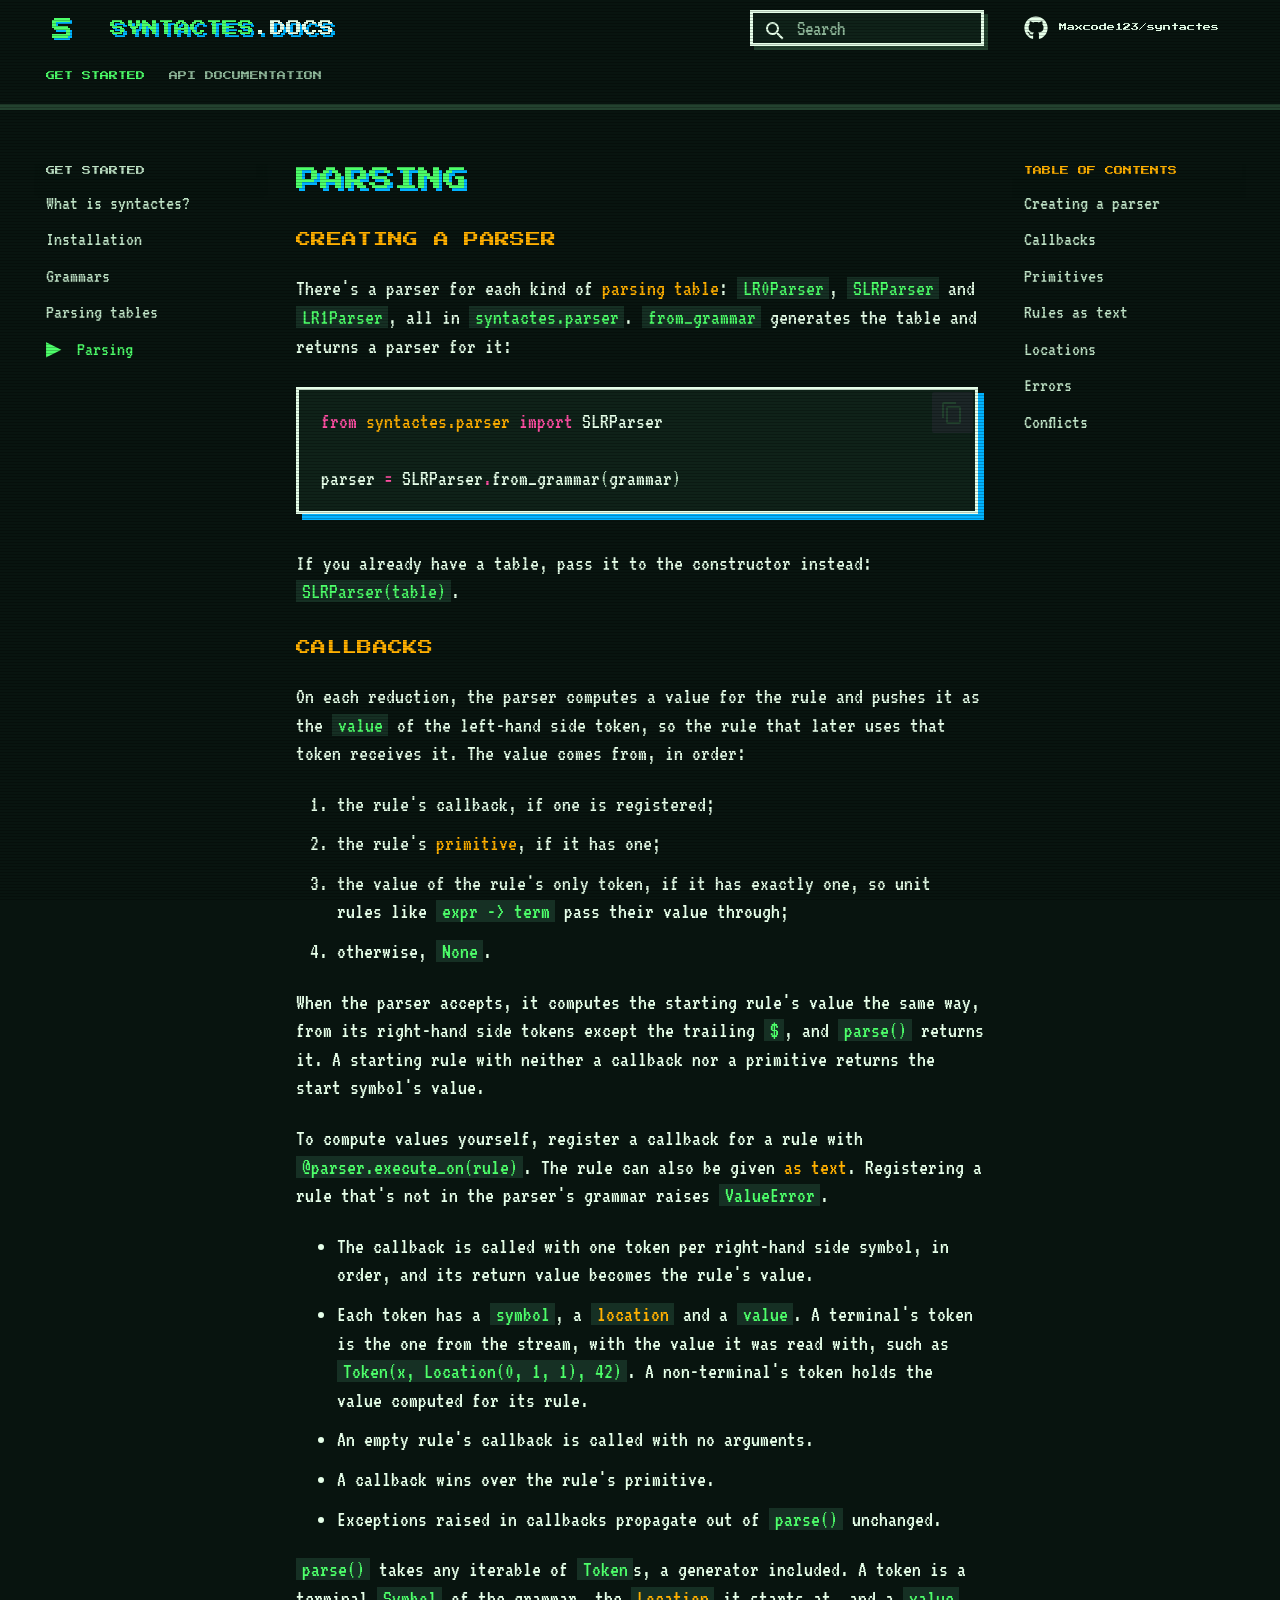
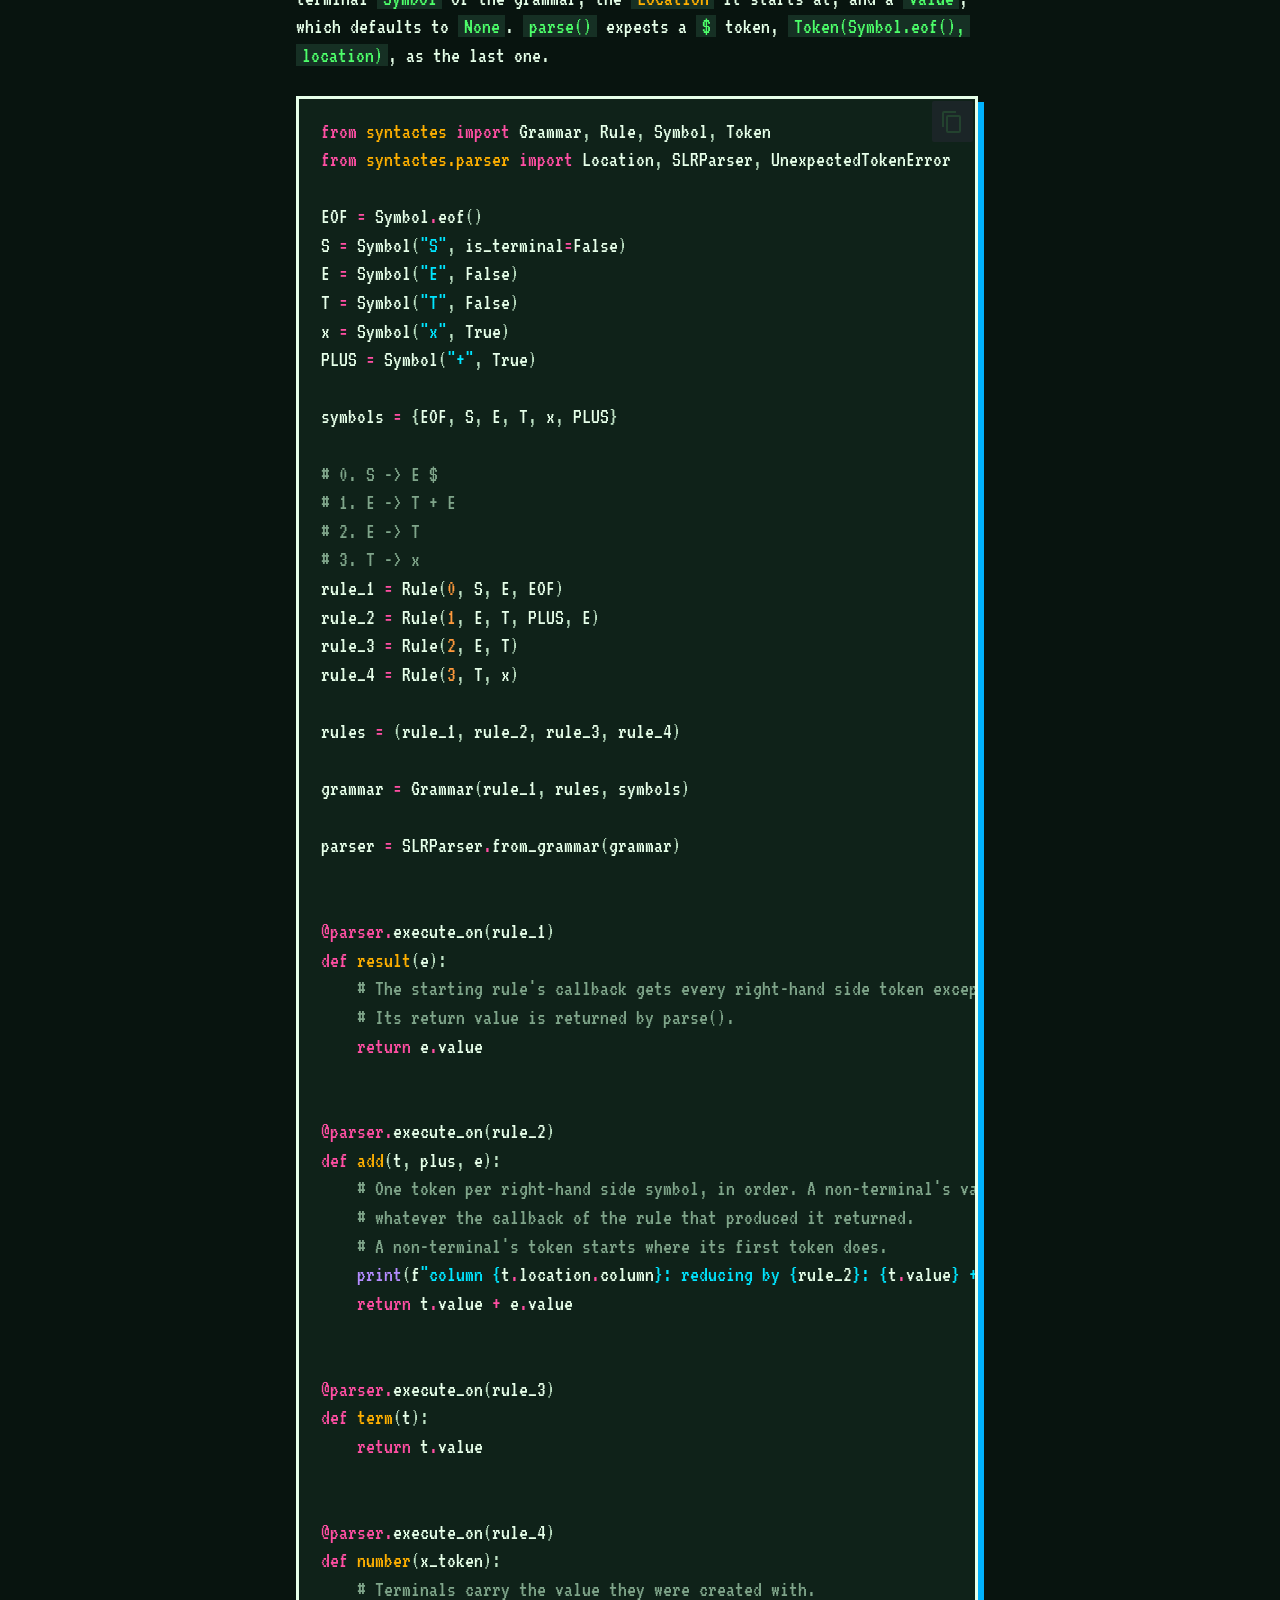
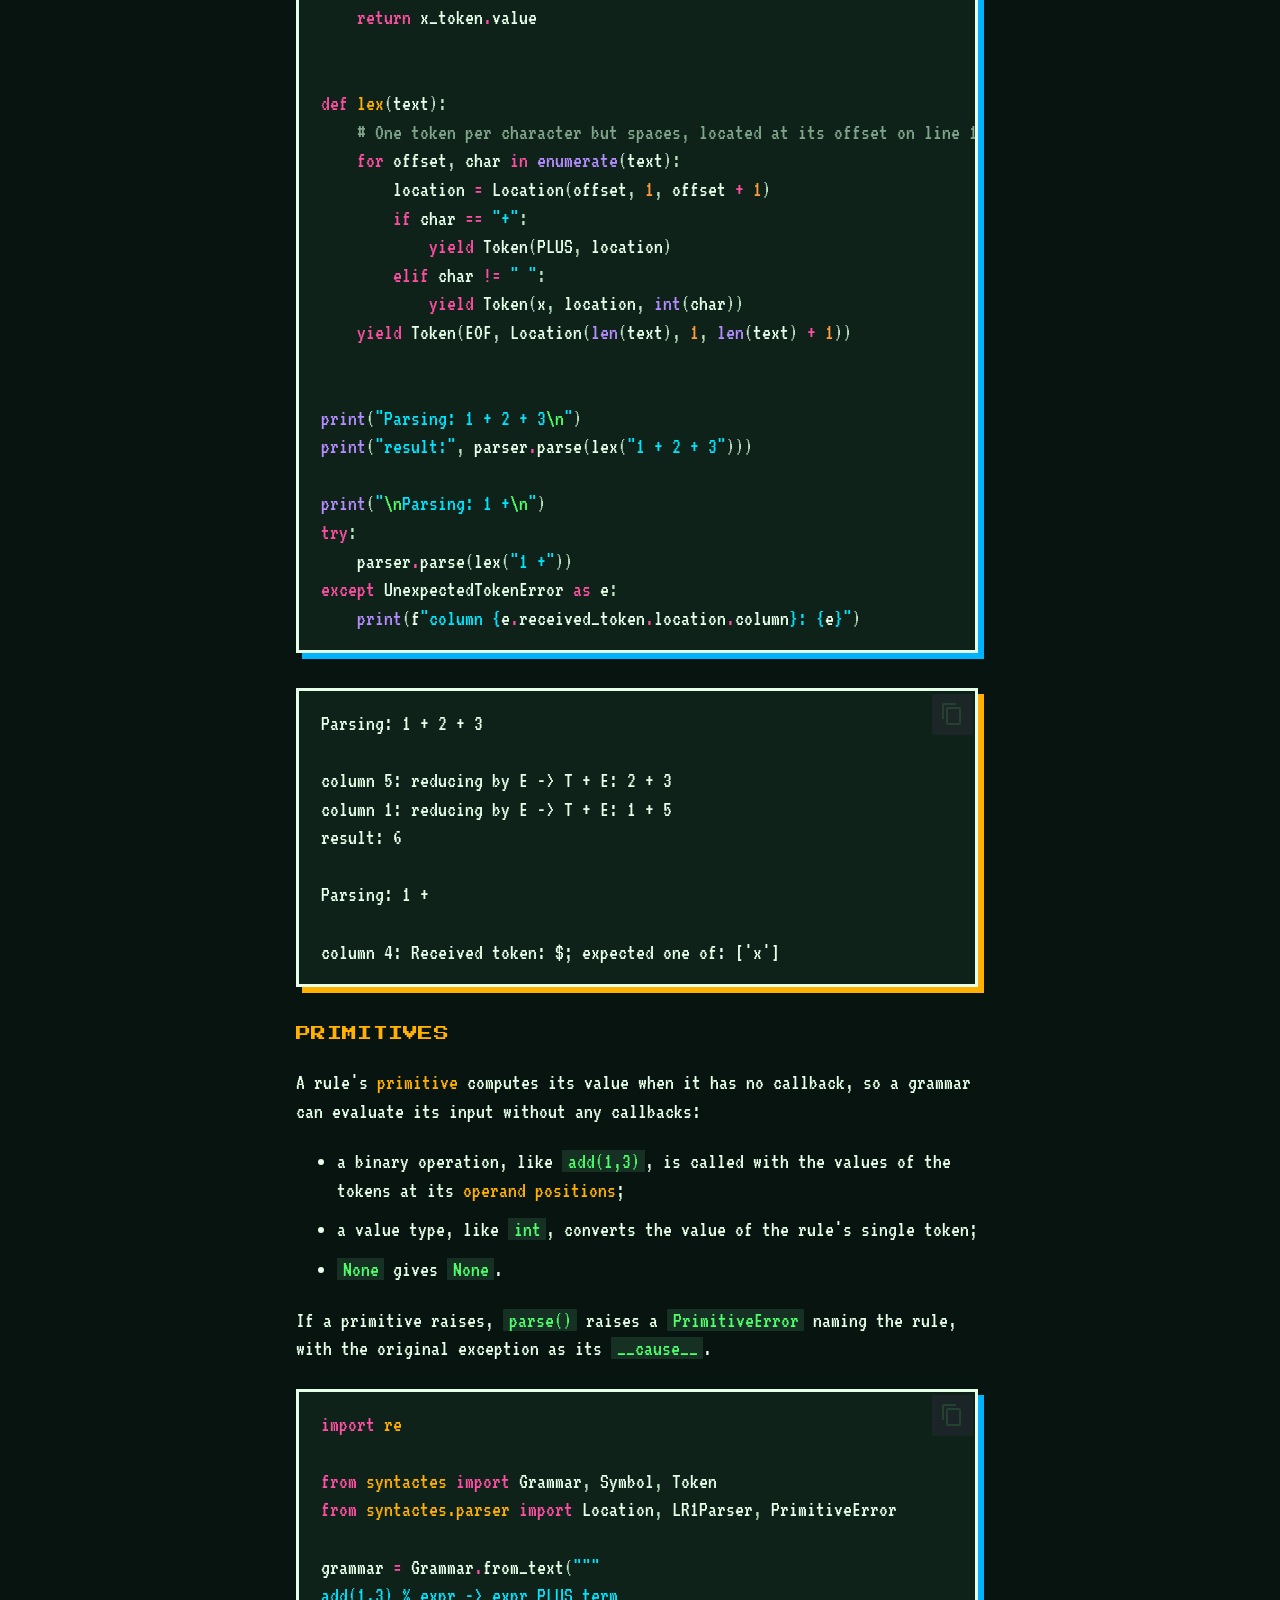
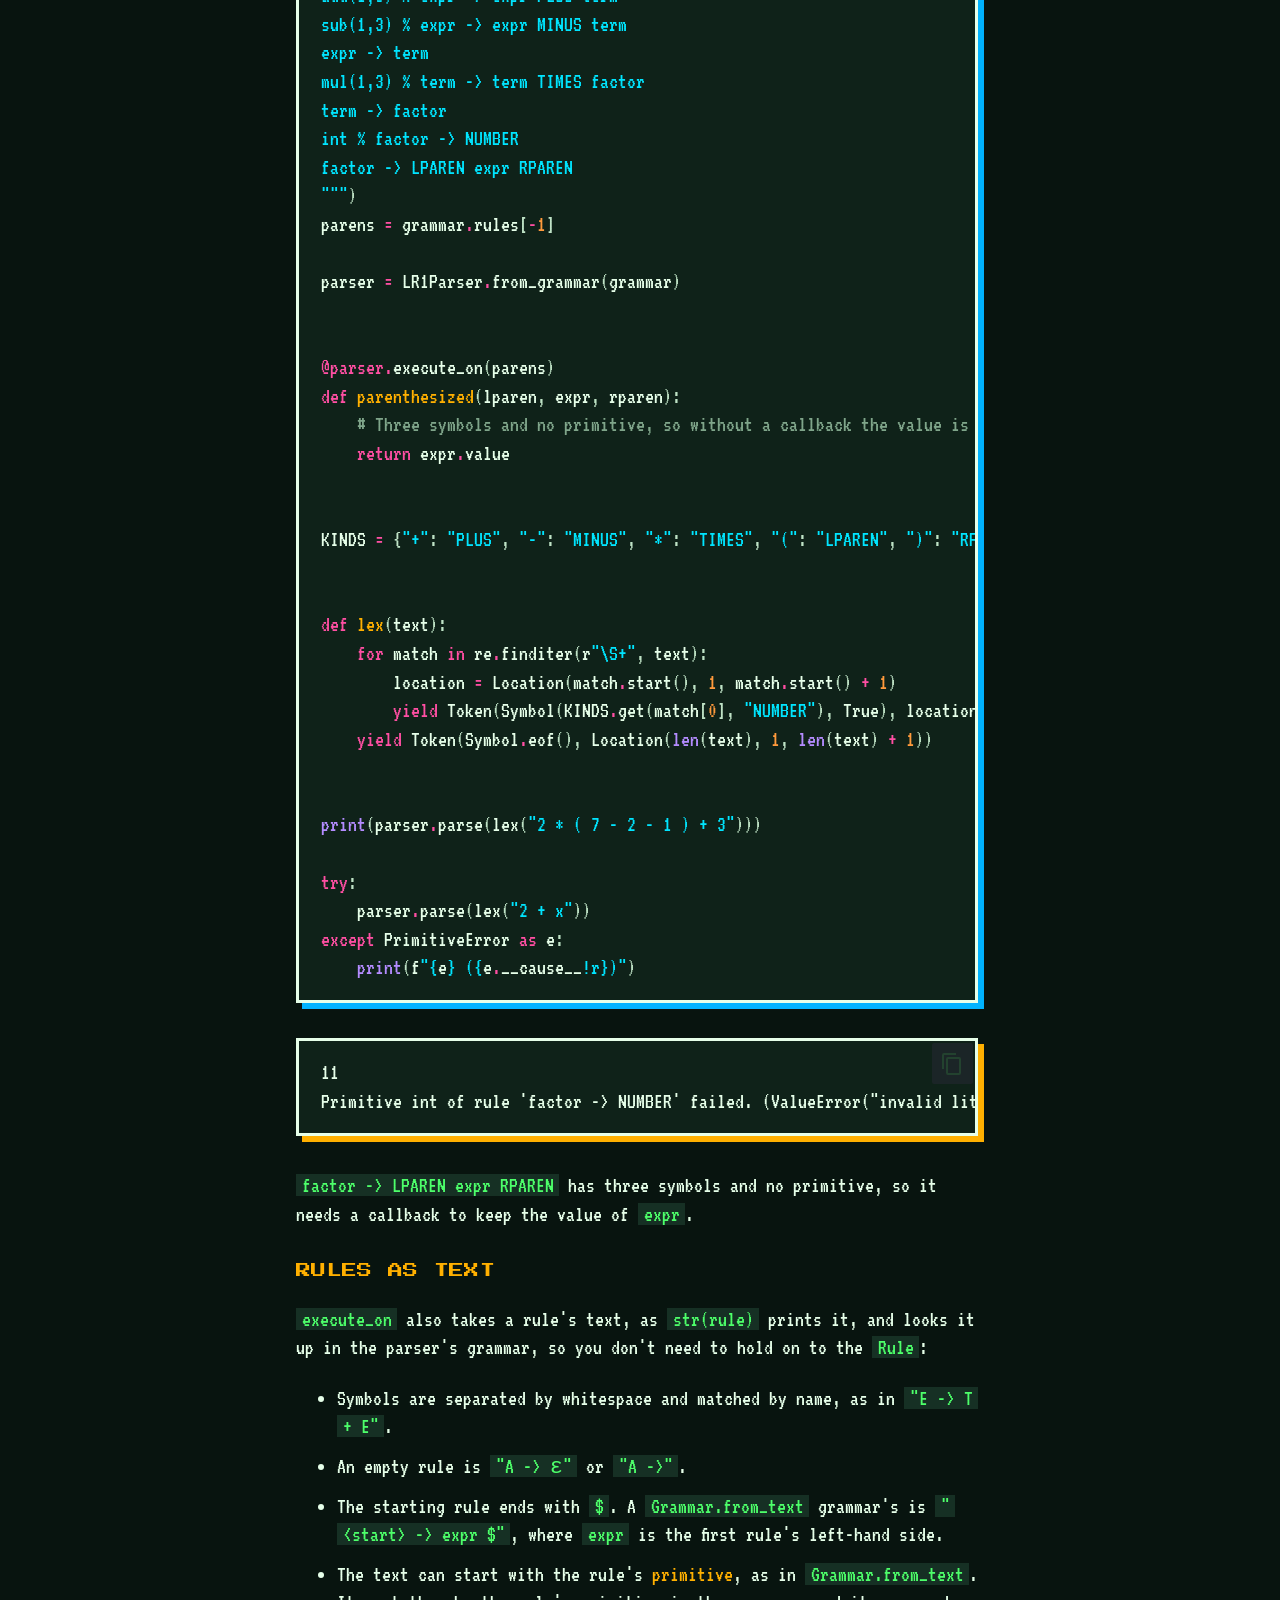
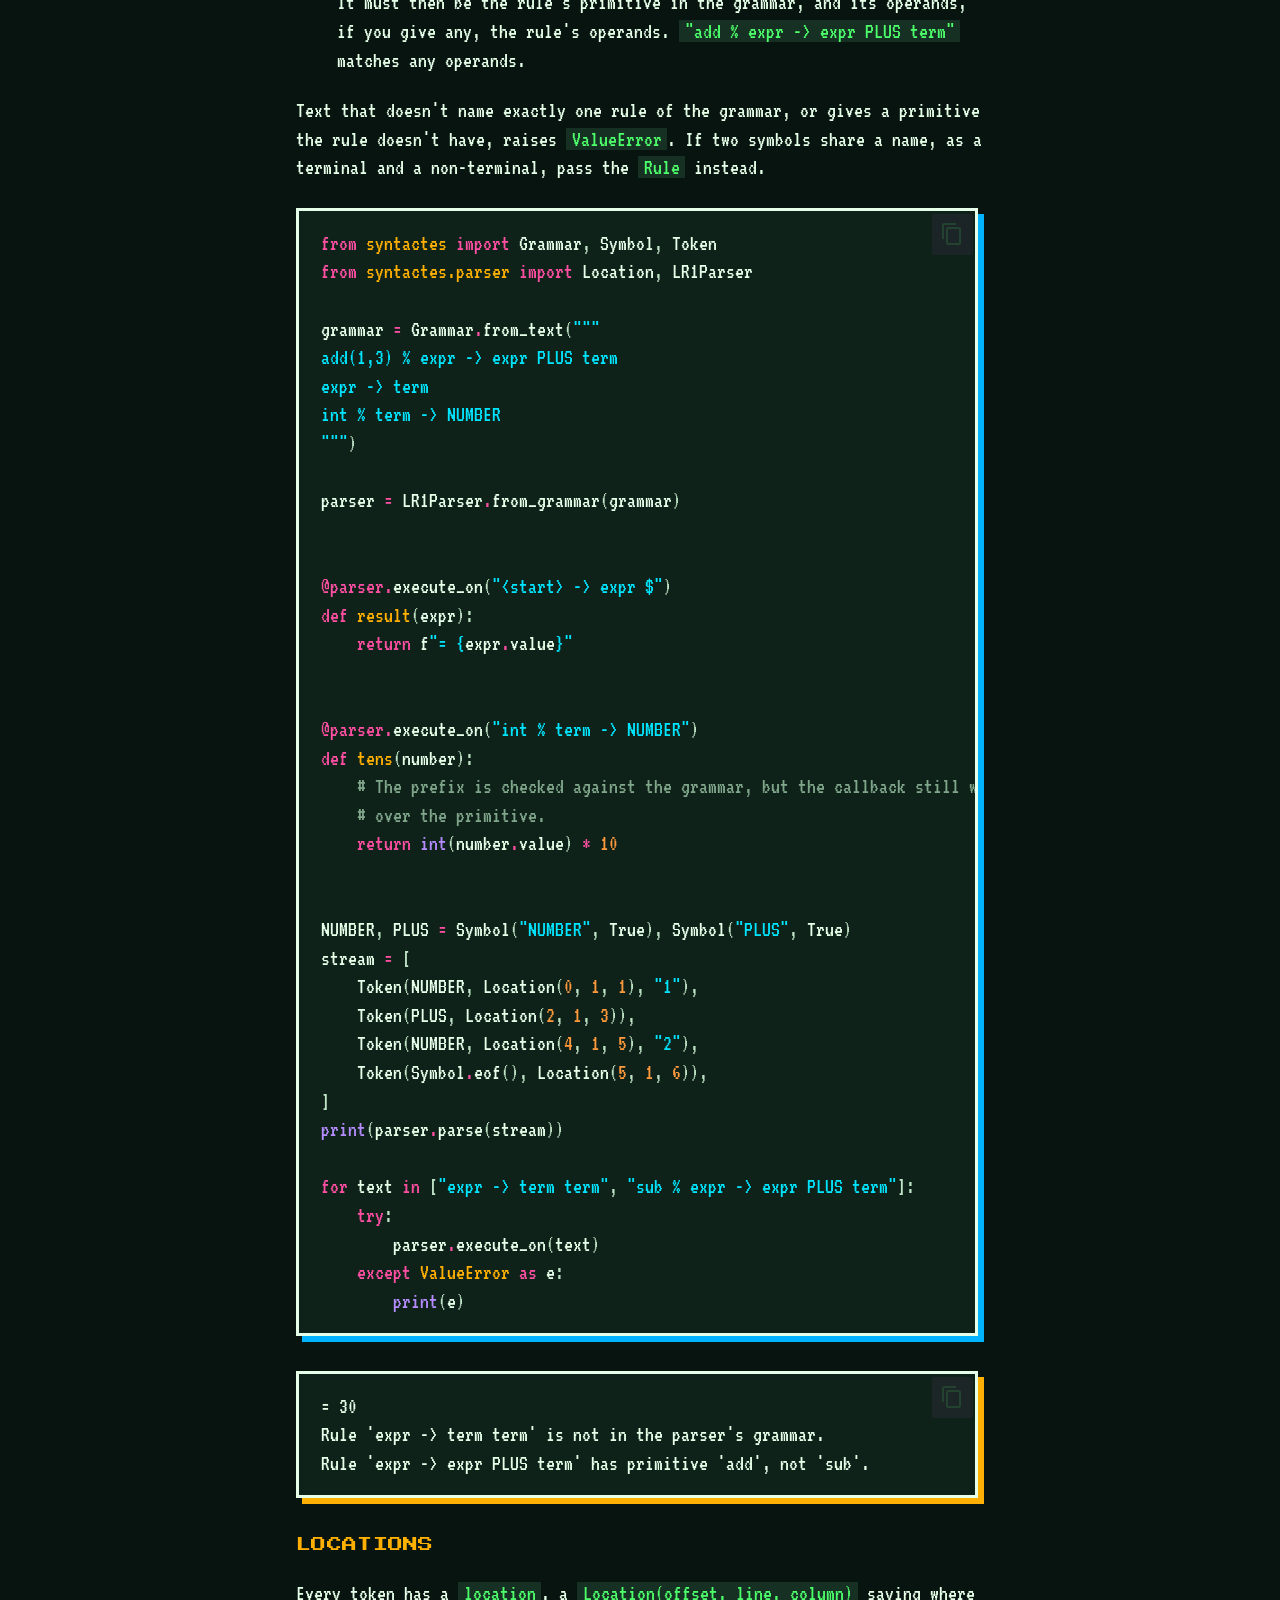
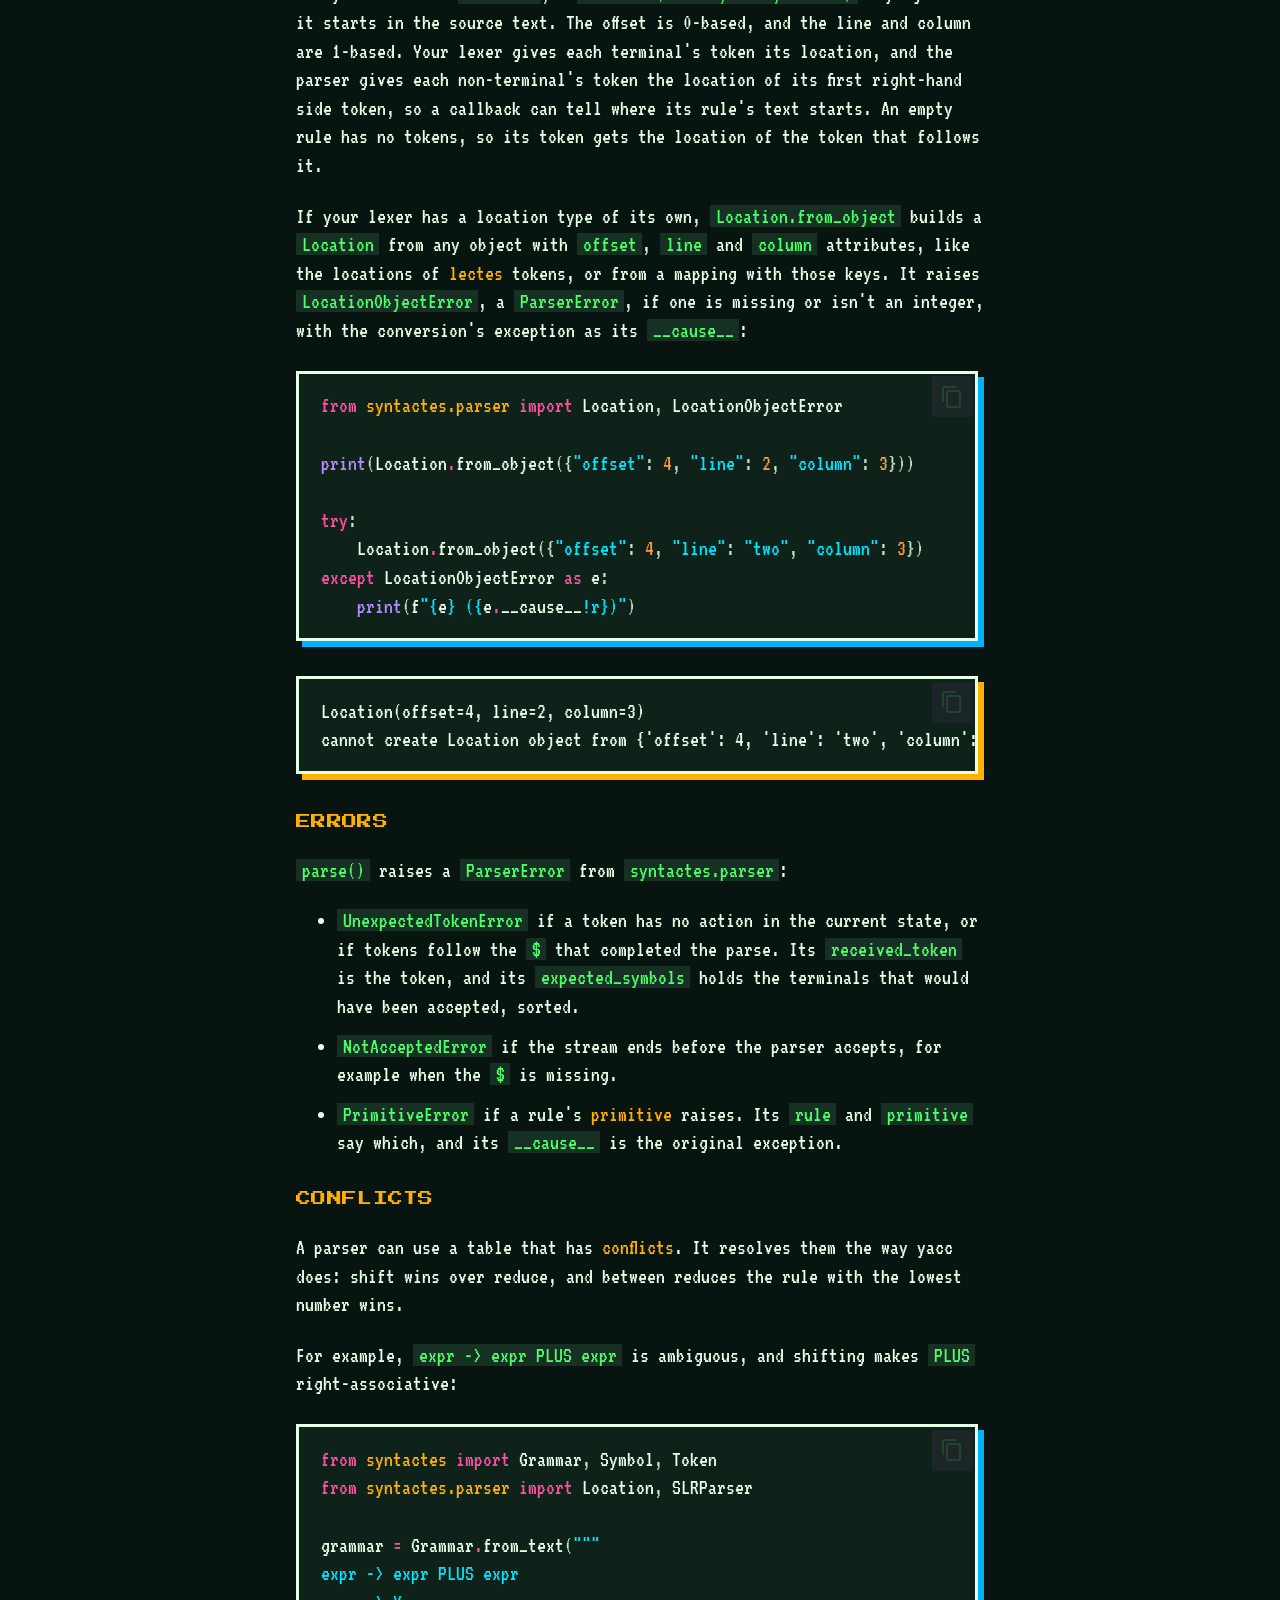
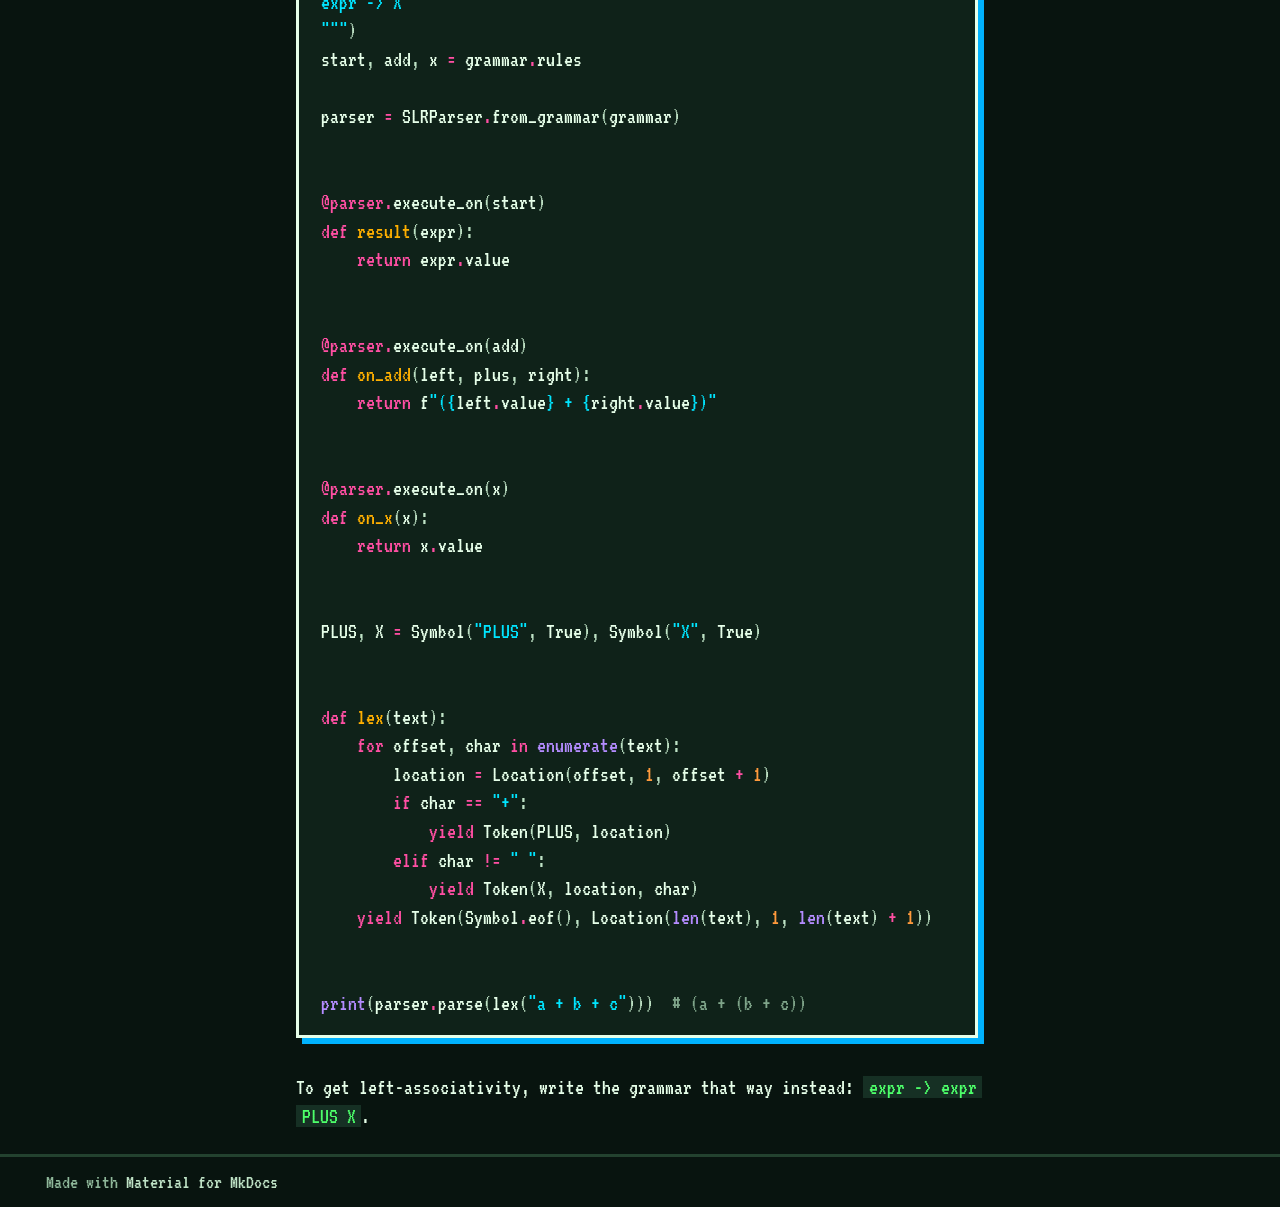
<file: parsing/index.html>
<!doctype html>
<html lang="en" class="no-js">
  <head>
    
      <meta charset="utf-8">
      <meta name="viewport" content="width=device-width,initial-scale=1">
      
      
      
        <link rel="canonical" href="https://maximosnikiforakis.gr/syntactes/parsing/">
      
      
        <link rel="prev" href="../parsing-tables/">
      
      
        <link rel="next" href="../syntactes/">
      
      
        
      
      
      <link rel="icon" href="../assets/favicon.svg">
      <meta name="generator" content="mkdocs-1.6.1, mkdocs-material-9.7.7">
    
    
      
        <title>Parsing - syntactes</title>
      
    
    
      <link rel="stylesheet" href="../assets/stylesheets/main.ec1eaa64.min.css">
      
        
        <link rel="stylesheet" href="../assets/stylesheets/palette.ab4e12ef.min.css">
      
      


    
    
      
    
    
      
    
    
      <link rel="stylesheet" href="../assets/_mkdocstrings.css">
    
      <link rel="stylesheet" href="../stylesheets/arcade.css">
    
    <script>__md_scope=new URL("..",location),__md_hash=e=>[...e].reduce(((e,_)=>(e<<5)-e+_.charCodeAt(0)),0),__md_get=(e,_=localStorage,t=__md_scope)=>JSON.parse(_.getItem(t.pathname+"."+e)),__md_set=(e,_,t=localStorage,a=__md_scope)=>{try{t.setItem(a.pathname+"."+e,JSON.stringify(_))}catch(e){}}</script>
    
      

    
    
  </head>
  
  
    
    
    
    
    
    <body dir="ltr" data-md-color-scheme="slate" data-md-color-primary="custom" data-md-color-accent="custom">
  
    
    <input class="md-toggle" data-md-toggle="drawer" type="checkbox" id="__drawer" autocomplete="off">
    <input class="md-toggle" data-md-toggle="search" type="checkbox" id="__search" autocomplete="off">
    <label class="md-overlay" for="__drawer"></label>
    <div data-md-component="skip">
      
        
        <a href="#parsing" class="md-skip">
          Skip to content
        </a>
      
    </div>
    <div data-md-component="announce">
      
    </div>
    
    
      

  

<header class="md-header md-header--shadow md-header--lifted" data-md-component="header">
  <nav class="md-header__inner md-grid" aria-label="Header">
    <a href=".." title="syntactes" class="md-header__button md-logo" aria-label="syntactes" data-md-component="logo">
      
  <img src="../assets/favicon.svg" alt="logo">

    </a>
    <label class="md-header__button md-icon" for="__drawer">
      
      <svg xmlns="http://www.w3.org/2000/svg" viewBox="0 0 24 24"><path d="M3 6h18v2H3zm0 5h18v2H3zm0 5h18v2H3z"/></svg>
    </label>
    <div class="md-header__title" data-md-component="header-title">
      <div class="md-header__ellipsis">
        <div class="md-header__topic">
          <span class="md-ellipsis">
            syntactes
          </span>
        </div>
        <div class="md-header__topic" data-md-component="header-topic">
          <span class="md-ellipsis">
            
              Parsing
            
          </span>
        </div>
      </div>
    </div>
    
      
    
    
    
    
      
      
        <label class="md-header__button md-icon" for="__search">
          
          <svg xmlns="http://www.w3.org/2000/svg" viewBox="0 0 24 24"><path d="M9.5 3A6.5 6.5 0 0 1 16 9.5c0 1.61-.59 3.09-1.56 4.23l.27.27h.79l5 5-1.5 1.5-5-5v-.79l-.27-.27A6.52 6.52 0 0 1 9.5 16 6.5 6.5 0 0 1 3 9.5 6.5 6.5 0 0 1 9.5 3m0 2C7 5 5 7 5 9.5S7 14 9.5 14 14 12 14 9.5 12 5 9.5 5"/></svg>
        </label>
        <div class="md-search" data-md-component="search" role="dialog">
  <label class="md-search__overlay" for="__search"></label>
  <div class="md-search__inner" role="search">
    <form class="md-search__form" name="search">
      <input type="text" class="md-search__input" name="query" aria-label="Search" placeholder="Search" autocapitalize="off" autocorrect="off" autocomplete="off" spellcheck="false" data-md-component="search-query" required>
      <label class="md-search__icon md-icon" for="__search">
        
        <svg xmlns="http://www.w3.org/2000/svg" viewBox="0 0 24 24"><path d="M9.5 3A6.5 6.5 0 0 1 16 9.5c0 1.61-.59 3.09-1.56 4.23l.27.27h.79l5 5-1.5 1.5-5-5v-.79l-.27-.27A6.52 6.52 0 0 1 9.5 16 6.5 6.5 0 0 1 3 9.5 6.5 6.5 0 0 1 9.5 3m0 2C7 5 5 7 5 9.5S7 14 9.5 14 14 12 14 9.5 12 5 9.5 5"/></svg>
        
        <svg xmlns="http://www.w3.org/2000/svg" viewBox="0 0 24 24"><path d="M20 11v2H8l5.5 5.5-1.42 1.42L4.16 12l7.92-7.92L13.5 5.5 8 11z"/></svg>
      </label>
      <nav class="md-search__options" aria-label="Search">
        
        <button type="reset" class="md-search__icon md-icon" title="Clear" aria-label="Clear" tabindex="-1">
          
          <svg xmlns="http://www.w3.org/2000/svg" viewBox="0 0 24 24"><path d="M19 6.41 17.59 5 12 10.59 6.41 5 5 6.41 10.59 12 5 17.59 6.41 19 12 13.41 17.59 19 19 17.59 13.41 12z"/></svg>
        </button>
      </nav>
      
    </form>
    <div class="md-search__output">
      <div class="md-search__scrollwrap" tabindex="0" data-md-scrollfix>
        <div class="md-search-result" data-md-component="search-result">
          <div class="md-search-result__meta">
            Initializing search
          </div>
          <ol class="md-search-result__list" role="presentation"></ol>
        </div>
      </div>
    </div>
  </div>
</div>
      
    
    
      <div class="md-header__source">
        <a href="https://github.com/Maxcode123/syntactes" title="Go to repository" class="md-source" data-md-component="source">
  <div class="md-source__icon md-icon">
    
    <svg xmlns="http://www.w3.org/2000/svg" viewBox="0 0 512 512"><!--! Font Awesome Free 7.1.0 by @fontawesome - https://fontawesome.com License - https://fontawesome.com/license/free (Icons: CC BY 4.0, Fonts: SIL OFL 1.1, Code: MIT License) Copyright 2025 Fonticons, Inc.--><path d="M173.9 397.4c0 2-2.3 3.6-5.2 3.6-3.3.3-5.6-1.3-5.6-3.6 0-2 2.3-3.6 5.2-3.6 3-.3 5.6 1.3 5.6 3.6m-31.1-4.5c-.7 2 1.3 4.3 4.3 4.9 2.6 1 5.6 0 6.2-2s-1.3-4.3-4.3-5.2c-2.6-.7-5.5.3-6.2 2.3m44.2-1.7c-2.9.7-4.9 2.6-4.6 4.9.3 2 2.9 3.3 5.9 2.6 2.9-.7 4.9-2.6 4.6-4.6-.3-1.9-3-3.2-5.9-2.9M252.8 8C114.1 8 8 113.3 8 252c0 110.9 69.8 205.8 169.5 239.2 12.8 2.3 17.3-5.6 17.3-12.1 0-6.2-.3-40.4-.3-61.4 0 0-70 15-84.7-29.8 0 0-11.4-29.1-27.8-36.6 0 0-22.9-15.7 1.6-15.4 0 0 24.9 2 38.6 25.8 21.9 38.6 58.6 27.5 72.9 20.9 2.3-16 8.8-27.1 16-33.7-55.9-6.2-112.3-14.3-112.3-110.5 0-27.5 7.6-41.3 23.6-58.9-2.6-6.5-11.1-33.3 2.6-67.9 20.9-6.5 69 27 69 27 20-5.6 41.5-8.5 62.8-8.5s42.8 2.9 62.8 8.5c0 0 48.1-33.6 69-27 13.7 34.7 5.2 61.4 2.6 67.9 16 17.7 25.8 31.5 25.8 58.9 0 96.5-58.9 104.2-114.8 110.5 9.2 7.9 17 22.9 17 46.4 0 33.7-.3 75.4-.3 83.6 0 6.5 4.6 14.4 17.3 12.1C436.2 457.8 504 362.9 504 252 504 113.3 391.5 8 252.8 8M105.2 352.9c-1.3 1-1 3.3.7 5.2 1.6 1.6 3.9 2.3 5.2 1 1.3-1 1-3.3-.7-5.2-1.6-1.6-3.9-2.3-5.2-1m-10.8-8.1c-.7 1.3.3 2.9 2.3 3.9 1.6 1 3.6.7 4.3-.7.7-1.3-.3-2.9-2.3-3.9-2-.6-3.6-.3-4.3.7m32.4 35.6c-1.6 1.3-1 4.3 1.3 6.2 2.3 2.3 5.2 2.6 6.5 1 1.3-1.3.7-4.3-1.3-6.2-2.2-2.3-5.2-2.6-6.5-1m-11.4-14.7c-1.6 1-1.6 3.6 0 5.9s4.3 3.3 5.6 2.3c1.6-1.3 1.6-3.9 0-6.2-1.4-2.3-4-3.3-5.6-2"/></svg>
  </div>
  <div class="md-source__repository">
    Maxcode123/syntactes
  </div>
</a>
      </div>
    
  </nav>
  
    
      
<nav class="md-tabs" aria-label="Tabs" data-md-component="tabs">
  <div class="md-grid">
    <ul class="md-tabs__list">
      
        
  
  
  
    
  
  
    
    
      <li class="md-tabs__item md-tabs__item--active">
        <a href=".." class="md-tabs__link">
          
  
  
  Get started

        </a>
      </li>
    
  

      
        
  
  
  
  
    
    
      <li class="md-tabs__item">
        <a href="../syntactes/" class="md-tabs__link">
          
  
  
  API Documentation

        </a>
      </li>
    
  

      
    </ul>
  </div>
</nav>
    
  
</header>
    
    <div class="md-container" data-md-component="container">
      
      
        
      
      <main class="md-main" data-md-component="main">
        <div class="md-main__inner md-grid">
          
            
              
              <div class="md-sidebar md-sidebar--primary" data-md-component="sidebar" data-md-type="navigation" >
                <div class="md-sidebar__scrollwrap">
                  <div class="md-sidebar__inner">
                    


  


<nav class="md-nav md-nav--primary md-nav--lifted" aria-label="Navigation" data-md-level="0">
  <label class="md-nav__title" for="__drawer">
    <a href=".." title="syntactes" class="md-nav__button md-logo" aria-label="syntactes" data-md-component="logo">
      
  <img src="../assets/favicon.svg" alt="logo">

    </a>
    syntactes
  </label>
  
    <div class="md-nav__source">
      <a href="https://github.com/Maxcode123/syntactes" title="Go to repository" class="md-source" data-md-component="source">
  <div class="md-source__icon md-icon">
    
    <svg xmlns="http://www.w3.org/2000/svg" viewBox="0 0 512 512"><!--! Font Awesome Free 7.1.0 by @fontawesome - https://fontawesome.com License - https://fontawesome.com/license/free (Icons: CC BY 4.0, Fonts: SIL OFL 1.1, Code: MIT License) Copyright 2025 Fonticons, Inc.--><path d="M173.9 397.4c0 2-2.3 3.6-5.2 3.6-3.3.3-5.6-1.3-5.6-3.6 0-2 2.3-3.6 5.2-3.6 3-.3 5.6 1.3 5.6 3.6m-31.1-4.5c-.7 2 1.3 4.3 4.3 4.9 2.6 1 5.6 0 6.2-2s-1.3-4.3-4.3-5.2c-2.6-.7-5.5.3-6.2 2.3m44.2-1.7c-2.9.7-4.9 2.6-4.6 4.9.3 2 2.9 3.3 5.9 2.6 2.9-.7 4.9-2.6 4.6-4.6-.3-1.9-3-3.2-5.9-2.9M252.8 8C114.1 8 8 113.3 8 252c0 110.9 69.8 205.8 169.5 239.2 12.8 2.3 17.3-5.6 17.3-12.1 0-6.2-.3-40.4-.3-61.4 0 0-70 15-84.7-29.8 0 0-11.4-29.1-27.8-36.6 0 0-22.9-15.7 1.6-15.4 0 0 24.9 2 38.6 25.8 21.9 38.6 58.6 27.5 72.9 20.9 2.3-16 8.8-27.1 16-33.7-55.9-6.2-112.3-14.3-112.3-110.5 0-27.5 7.6-41.3 23.6-58.9-2.6-6.5-11.1-33.3 2.6-67.9 20.9-6.5 69 27 69 27 20-5.6 41.5-8.5 62.8-8.5s42.8 2.9 62.8 8.5c0 0 48.1-33.6 69-27 13.7 34.7 5.2 61.4 2.6 67.9 16 17.7 25.8 31.5 25.8 58.9 0 96.5-58.9 104.2-114.8 110.5 9.2 7.9 17 22.9 17 46.4 0 33.7-.3 75.4-.3 83.6 0 6.5 4.6 14.4 17.3 12.1C436.2 457.8 504 362.9 504 252 504 113.3 391.5 8 252.8 8M105.2 352.9c-1.3 1-1 3.3.7 5.2 1.6 1.6 3.9 2.3 5.2 1 1.3-1 1-3.3-.7-5.2-1.6-1.6-3.9-2.3-5.2-1m-10.8-8.1c-.7 1.3.3 2.9 2.3 3.9 1.6 1 3.6.7 4.3-.7.7-1.3-.3-2.9-2.3-3.9-2-.6-3.6-.3-4.3.7m32.4 35.6c-1.6 1.3-1 4.3 1.3 6.2 2.3 2.3 5.2 2.6 6.5 1 1.3-1.3.7-4.3-1.3-6.2-2.2-2.3-5.2-2.6-6.5-1m-11.4-14.7c-1.6 1-1.6 3.6 0 5.9s4.3 3.3 5.6 2.3c1.6-1.3 1.6-3.9 0-6.2-1.4-2.3-4-3.3-5.6-2"/></svg>
  </div>
  <div class="md-source__repository">
    Maxcode123/syntactes
  </div>
</a>
    </div>
  
  <ul class="md-nav__list" data-md-scrollfix>
    
      
      
  
  
    
  
  
  
    
    
    
    
      
        
        
      
      
        
      
    
    
    <li class="md-nav__item md-nav__item--active md-nav__item--section md-nav__item--nested">
      
        
        
        <input class="md-nav__toggle md-toggle " type="checkbox" id="__nav_1" checked>
        
          
          <label class="md-nav__link" for="__nav_1" id="__nav_1_label" tabindex="">
            
  
  
  <span class="md-ellipsis">
    
  
    Get started
  

    
  </span>
  
  

            <span class="md-nav__icon md-icon"></span>
          </label>
        
        <nav class="md-nav" data-md-level="1" aria-labelledby="__nav_1_label" aria-expanded="true">
          <label class="md-nav__title" for="__nav_1">
            <span class="md-nav__icon md-icon"></span>
            
  
    Get started
  

          </label>
          <ul class="md-nav__list" data-md-scrollfix>
            
              
                
  
  
  
  
    <li class="md-nav__item">
      <a href=".." class="md-nav__link">
        
  
  
  <span class="md-ellipsis">
    
  
    What is syntactes?
  

    
  </span>
  
  

      </a>
    </li>
  

              
            
              
                
  
  
  
  
    <li class="md-nav__item">
      <a href="../installation/" class="md-nav__link">
        
  
  
  <span class="md-ellipsis">
    
  
    Installation
  

    
  </span>
  
  

      </a>
    </li>
  

              
            
              
                
  
  
  
  
    <li class="md-nav__item">
      <a href="../grammars/" class="md-nav__link">
        
  
  
  <span class="md-ellipsis">
    
  
    Grammars
  

    
  </span>
  
  

      </a>
    </li>
  

              
            
              
                
  
  
  
  
    <li class="md-nav__item">
      <a href="../parsing-tables/" class="md-nav__link">
        
  
  
  <span class="md-ellipsis">
    
  
    Parsing tables
  

    
  </span>
  
  

      </a>
    </li>
  

              
            
              
                
  
  
    
  
  
  
    <li class="md-nav__item md-nav__item--active">
      
      <input class="md-nav__toggle md-toggle" type="checkbox" id="__toc">
      
      
        
      
      
        <label class="md-nav__link md-nav__link--active" for="__toc">
          
  
  
  <span class="md-ellipsis">
    
  
    Parsing
  

    
  </span>
  
  

          <span class="md-nav__icon md-icon"></span>
        </label>
      
      <a href="./" class="md-nav__link md-nav__link--active">
        
  
  
  <span class="md-ellipsis">
    
  
    Parsing
  

    
  </span>
  
  

      </a>
      
        

<nav class="md-nav md-nav--secondary" aria-label="Table of contents">
  
  
  
    
  
  
    <label class="md-nav__title" for="__toc">
      <span class="md-nav__icon md-icon"></span>
      Table of contents
    </label>
    <ul class="md-nav__list" data-md-component="toc" data-md-scrollfix>
      
        <li class="md-nav__item">
  <a href="#creating-a-parser" class="md-nav__link">
    <span class="md-ellipsis">
      
        Creating a parser
      
    </span>
  </a>
  
</li>
      
        <li class="md-nav__item">
  <a href="#callbacks" class="md-nav__link">
    <span class="md-ellipsis">
      
        Callbacks
      
    </span>
  </a>
  
</li>
      
        <li class="md-nav__item">
  <a href="#primitives" class="md-nav__link">
    <span class="md-ellipsis">
      
        Primitives
      
    </span>
  </a>
  
</li>
      
        <li class="md-nav__item">
  <a href="#rules-as-text" class="md-nav__link">
    <span class="md-ellipsis">
      
        Rules as text
      
    </span>
  </a>
  
</li>
      
        <li class="md-nav__item">
  <a href="#locations" class="md-nav__link">
    <span class="md-ellipsis">
      
        Locations
      
    </span>
  </a>
  
</li>
      
        <li class="md-nav__item">
  <a href="#errors" class="md-nav__link">
    <span class="md-ellipsis">
      
        Errors
      
    </span>
  </a>
  
</li>
      
        <li class="md-nav__item">
  <a href="#conflicts" class="md-nav__link">
    <span class="md-ellipsis">
      
        Conflicts
      
    </span>
  </a>
  
</li>
      
    </ul>
  
</nav>
      
    </li>
  

              
            
          </ul>
        </nav>
      
    </li>
  

    
      
      
  
  
  
  
    
    
    
    
      
      
        
      
    
    
    <li class="md-nav__item md-nav__item--nested">
      
        
        
        <input class="md-nav__toggle md-toggle " type="checkbox" id="__nav_2" >
        
          
          <label class="md-nav__link" for="__nav_2" id="__nav_2_label" tabindex="0">
            
  
  
  <span class="md-ellipsis">
    
  
    API Documentation
  

    
  </span>
  
  

            <span class="md-nav__icon md-icon"></span>
          </label>
        
        <nav class="md-nav" data-md-level="1" aria-labelledby="__nav_2_label" aria-expanded="false">
          <label class="md-nav__title" for="__nav_2">
            <span class="md-nav__icon md-icon"></span>
            
  
    API Documentation
  

          </label>
          <ul class="md-nav__list" data-md-scrollfix>
            
              
                
  
  
  
  
    <li class="md-nav__item">
      <a href="../syntactes/" class="md-nav__link">
        
  
  
  <span class="md-ellipsis">
    
  
    syntactes
  

    
  </span>
  
  

      </a>
    </li>
  

              
            
              
                
  
  
  
  
    <li class="md-nav__item">
      <a href="../parser/" class="md-nav__link">
        
  
  
  <span class="md-ellipsis">
    
  
    parser
  

    
  </span>
  
  

      </a>
    </li>
  

              
            
              
                
  
  
  
  
    <li class="md-nav__item">
      <a href="../parsing_table/" class="md-nav__link">
        
  
  
  <span class="md-ellipsis">
    
  
    parsing_table
  

    
  </span>
  
  

      </a>
    </li>
  

              
            
          </ul>
        </nav>
      
    </li>
  

    
  </ul>
</nav>
                  </div>
                </div>
              </div>
            
            
              
              <div class="md-sidebar md-sidebar--secondary" data-md-component="sidebar" data-md-type="toc" >
                <div class="md-sidebar__scrollwrap">
                  <div class="md-sidebar__inner">
                    

<nav class="md-nav md-nav--secondary" aria-label="Table of contents">
  
  
  
    
  
  
    <label class="md-nav__title" for="__toc">
      <span class="md-nav__icon md-icon"></span>
      Table of contents
    </label>
    <ul class="md-nav__list" data-md-component="toc" data-md-scrollfix>
      
        <li class="md-nav__item">
  <a href="#creating-a-parser" class="md-nav__link">
    <span class="md-ellipsis">
      
        Creating a parser
      
    </span>
  </a>
  
</li>
      
        <li class="md-nav__item">
  <a href="#callbacks" class="md-nav__link">
    <span class="md-ellipsis">
      
        Callbacks
      
    </span>
  </a>
  
</li>
      
        <li class="md-nav__item">
  <a href="#primitives" class="md-nav__link">
    <span class="md-ellipsis">
      
        Primitives
      
    </span>
  </a>
  
</li>
      
        <li class="md-nav__item">
  <a href="#rules-as-text" class="md-nav__link">
    <span class="md-ellipsis">
      
        Rules as text
      
    </span>
  </a>
  
</li>
      
        <li class="md-nav__item">
  <a href="#locations" class="md-nav__link">
    <span class="md-ellipsis">
      
        Locations
      
    </span>
  </a>
  
</li>
      
        <li class="md-nav__item">
  <a href="#errors" class="md-nav__link">
    <span class="md-ellipsis">
      
        Errors
      
    </span>
  </a>
  
</li>
      
        <li class="md-nav__item">
  <a href="#conflicts" class="md-nav__link">
    <span class="md-ellipsis">
      
        Conflicts
      
    </span>
  </a>
  
</li>
      
    </ul>
  
</nav>
                  </div>
                </div>
              </div>
            
          
          
            <div class="md-content" data-md-component="content">
              
                




              
              <article class="md-content__inner md-typeset">
                
                  


  
  


<h1 id="parsing">Parsing</h1>
<h2 id="creating-a-parser">Creating a parser</h2>
<p>There's a parser for each kind of <a href="../parsing-tables/">parsing table</a>:
<code>LR0Parser</code>, <code>SLRParser</code> and <code>LR1Parser</code>, all in <code>syntactes.parser</code>.
<code>from_grammar</code> generates the table and returns a parser for it:</p>
<div class="language-python highlight"><pre><span></span><code><span id="__span-0-1"><a id="__codelineno-0-1" name="__codelineno-0-1" href="#__codelineno-0-1"></a><span class="kn">from</span><span class="w"> </span><span class="nn">syntactes.parser</span><span class="w"> </span><span class="kn">import</span> <span class="n">SLRParser</span>
</span><span id="__span-0-2"><a id="__codelineno-0-2" name="__codelineno-0-2" href="#__codelineno-0-2"></a>
</span><span id="__span-0-3"><a id="__codelineno-0-3" name="__codelineno-0-3" href="#__codelineno-0-3"></a><span class="n">parser</span> <span class="o">=</span> <span class="n">SLRParser</span><span class="o">.</span><span class="n">from_grammar</span><span class="p">(</span><span class="n">grammar</span><span class="p">)</span>
</span></code></pre></div>
<p>If you already have a table, pass it to the constructor instead:
<code>SLRParser(table)</code>.</p>
<h2 id="callbacks">Callbacks</h2>
<p>On each reduction, the parser computes a value for the rule and pushes it as
the <code>value</code> of the left-hand side token, so the rule that later uses that token
receives it. The value comes from, in order:</p>
<ol>
<li>the rule's callback, if one is registered;</li>
<li>the rule's <a href="#primitives">primitive</a>, if it has one;</li>
<li>the value of the rule's only token, if it has exactly one, so unit rules
   like <code>expr -&gt; term</code> pass their value through;</li>
<li>otherwise, <code>None</code>.</li>
</ol>
<p>When the parser accepts, it computes the starting rule's value the same way,
from its right-hand side tokens except the trailing <code>$</code>, and <code>parse()</code> returns
it. A starting rule with neither a callback nor a primitive returns the start
symbol's value.</p>
<p>To compute values yourself, register a callback for a rule with
<code>@parser.execute_on(rule)</code>. The rule can also be given
<a href="#rules-as-text">as text</a>. Registering a rule that's not in the parser's grammar
raises <code>ValueError</code>.</p>
<ul>
<li>The callback is called with one token per right-hand side symbol, in order,
  and its return value becomes the rule's value.</li>
<li>Each token has a <code>symbol</code>, a <a href="#locations"><code>location</code></a> and a <code>value</code>. A
  terminal's token is the one from the stream, with the value it was read
  with, such as <code>Token(x, Location(0, 1, 1), 42)</code>. A non-terminal's token holds
  the value computed for its rule.</li>
<li>An empty rule's callback is called with no arguments.</li>
<li>A callback wins over the rule's primitive.</li>
<li>Exceptions raised in callbacks propagate out of <code>parse()</code> unchanged.</li>
</ul>
<p><code>parse()</code> takes any iterable of <code>Token</code>s, a generator included. A token is a
terminal <code>Symbol</code> of the grammar, the <a href="#locations"><code>Location</code></a> it starts at,
and a <code>value</code>, which defaults to <code>None</code>. <code>parse()</code> expects a <code>$</code> token,
<code>Token(Symbol.eof(), location)</code>, as the last one.</p>
<div class="language-python highlight"><pre><span></span><code><span id="__span-1-1"><a id="__codelineno-1-1" name="__codelineno-1-1" href="#__codelineno-1-1"></a><span class="kn">from</span><span class="w"> </span><span class="nn">syntactes</span><span class="w"> </span><span class="kn">import</span> <span class="n">Grammar</span><span class="p">,</span> <span class="n">Rule</span><span class="p">,</span> <span class="n">Symbol</span><span class="p">,</span> <span class="n">Token</span>
</span><span id="__span-1-2"><a id="__codelineno-1-2" name="__codelineno-1-2" href="#__codelineno-1-2"></a><span class="kn">from</span><span class="w"> </span><span class="nn">syntactes.parser</span><span class="w"> </span><span class="kn">import</span> <span class="n">Location</span><span class="p">,</span> <span class="n">SLRParser</span><span class="p">,</span> <span class="n">UnexpectedTokenError</span>
</span><span id="__span-1-3"><a id="__codelineno-1-3" name="__codelineno-1-3" href="#__codelineno-1-3"></a>
</span><span id="__span-1-4"><a id="__codelineno-1-4" name="__codelineno-1-4" href="#__codelineno-1-4"></a><span class="n">EOF</span> <span class="o">=</span> <span class="n">Symbol</span><span class="o">.</span><span class="n">eof</span><span class="p">()</span>
</span><span id="__span-1-5"><a id="__codelineno-1-5" name="__codelineno-1-5" href="#__codelineno-1-5"></a><span class="n">S</span> <span class="o">=</span> <span class="n">Symbol</span><span class="p">(</span><span class="s2">"S"</span><span class="p">,</span> <span class="n">is_terminal</span><span class="o">=</span><span class="kc">False</span><span class="p">)</span>
</span><span id="__span-1-6"><a id="__codelineno-1-6" name="__codelineno-1-6" href="#__codelineno-1-6"></a><span class="n">E</span> <span class="o">=</span> <span class="n">Symbol</span><span class="p">(</span><span class="s2">"E"</span><span class="p">,</span> <span class="kc">False</span><span class="p">)</span>
</span><span id="__span-1-7"><a id="__codelineno-1-7" name="__codelineno-1-7" href="#__codelineno-1-7"></a><span class="n">T</span> <span class="o">=</span> <span class="n">Symbol</span><span class="p">(</span><span class="s2">"T"</span><span class="p">,</span> <span class="kc">False</span><span class="p">)</span>
</span><span id="__span-1-8"><a id="__codelineno-1-8" name="__codelineno-1-8" href="#__codelineno-1-8"></a><span class="n">x</span> <span class="o">=</span> <span class="n">Symbol</span><span class="p">(</span><span class="s2">"x"</span><span class="p">,</span> <span class="kc">True</span><span class="p">)</span>
</span><span id="__span-1-9"><a id="__codelineno-1-9" name="__codelineno-1-9" href="#__codelineno-1-9"></a><span class="n">PLUS</span> <span class="o">=</span> <span class="n">Symbol</span><span class="p">(</span><span class="s2">"+"</span><span class="p">,</span> <span class="kc">True</span><span class="p">)</span>
</span><span id="__span-1-10"><a id="__codelineno-1-10" name="__codelineno-1-10" href="#__codelineno-1-10"></a>
</span><span id="__span-1-11"><a id="__codelineno-1-11" name="__codelineno-1-11" href="#__codelineno-1-11"></a><span class="n">symbols</span> <span class="o">=</span> <span class="p">{</span><span class="n">EOF</span><span class="p">,</span> <span class="n">S</span><span class="p">,</span> <span class="n">E</span><span class="p">,</span> <span class="n">T</span><span class="p">,</span> <span class="n">x</span><span class="p">,</span> <span class="n">PLUS</span><span class="p">}</span>
</span><span id="__span-1-12"><a id="__codelineno-1-12" name="__codelineno-1-12" href="#__codelineno-1-12"></a>
</span><span id="__span-1-13"><a id="__codelineno-1-13" name="__codelineno-1-13" href="#__codelineno-1-13"></a><span class="c1"># 0. S -&gt; E $</span>
</span><span id="__span-1-14"><a id="__codelineno-1-14" name="__codelineno-1-14" href="#__codelineno-1-14"></a><span class="c1"># 1. E -&gt; T + E</span>
</span><span id="__span-1-15"><a id="__codelineno-1-15" name="__codelineno-1-15" href="#__codelineno-1-15"></a><span class="c1"># 2. E -&gt; T</span>
</span><span id="__span-1-16"><a id="__codelineno-1-16" name="__codelineno-1-16" href="#__codelineno-1-16"></a><span class="c1"># 3. T -&gt; x</span>
</span><span id="__span-1-17"><a id="__codelineno-1-17" name="__codelineno-1-17" href="#__codelineno-1-17"></a><span class="n">rule_1</span> <span class="o">=</span> <span class="n">Rule</span><span class="p">(</span><span class="mi">0</span><span class="p">,</span> <span class="n">S</span><span class="p">,</span> <span class="n">E</span><span class="p">,</span> <span class="n">EOF</span><span class="p">)</span>
</span><span id="__span-1-18"><a id="__codelineno-1-18" name="__codelineno-1-18" href="#__codelineno-1-18"></a><span class="n">rule_2</span> <span class="o">=</span> <span class="n">Rule</span><span class="p">(</span><span class="mi">1</span><span class="p">,</span> <span class="n">E</span><span class="p">,</span> <span class="n">T</span><span class="p">,</span> <span class="n">PLUS</span><span class="p">,</span> <span class="n">E</span><span class="p">)</span>
</span><span id="__span-1-19"><a id="__codelineno-1-19" name="__codelineno-1-19" href="#__codelineno-1-19"></a><span class="n">rule_3</span> <span class="o">=</span> <span class="n">Rule</span><span class="p">(</span><span class="mi">2</span><span class="p">,</span> <span class="n">E</span><span class="p">,</span> <span class="n">T</span><span class="p">)</span>
</span><span id="__span-1-20"><a id="__codelineno-1-20" name="__codelineno-1-20" href="#__codelineno-1-20"></a><span class="n">rule_4</span> <span class="o">=</span> <span class="n">Rule</span><span class="p">(</span><span class="mi">3</span><span class="p">,</span> <span class="n">T</span><span class="p">,</span> <span class="n">x</span><span class="p">)</span>
</span><span id="__span-1-21"><a id="__codelineno-1-21" name="__codelineno-1-21" href="#__codelineno-1-21"></a>
</span><span id="__span-1-22"><a id="__codelineno-1-22" name="__codelineno-1-22" href="#__codelineno-1-22"></a><span class="n">rules</span> <span class="o">=</span> <span class="p">(</span><span class="n">rule_1</span><span class="p">,</span> <span class="n">rule_2</span><span class="p">,</span> <span class="n">rule_3</span><span class="p">,</span> <span class="n">rule_4</span><span class="p">)</span>
</span><span id="__span-1-23"><a id="__codelineno-1-23" name="__codelineno-1-23" href="#__codelineno-1-23"></a>
</span><span id="__span-1-24"><a id="__codelineno-1-24" name="__codelineno-1-24" href="#__codelineno-1-24"></a><span class="n">grammar</span> <span class="o">=</span> <span class="n">Grammar</span><span class="p">(</span><span class="n">rule_1</span><span class="p">,</span> <span class="n">rules</span><span class="p">,</span> <span class="n">symbols</span><span class="p">)</span>
</span><span id="__span-1-25"><a id="__codelineno-1-25" name="__codelineno-1-25" href="#__codelineno-1-25"></a>
</span><span id="__span-1-26"><a id="__codelineno-1-26" name="__codelineno-1-26" href="#__codelineno-1-26"></a><span class="n">parser</span> <span class="o">=</span> <span class="n">SLRParser</span><span class="o">.</span><span class="n">from_grammar</span><span class="p">(</span><span class="n">grammar</span><span class="p">)</span>
</span><span id="__span-1-27"><a id="__codelineno-1-27" name="__codelineno-1-27" href="#__codelineno-1-27"></a>
</span><span id="__span-1-28"><a id="__codelineno-1-28" name="__codelineno-1-28" href="#__codelineno-1-28"></a>
</span><span id="__span-1-29"><a id="__codelineno-1-29" name="__codelineno-1-29" href="#__codelineno-1-29"></a><span class="nd">@parser</span><span class="o">.</span><span class="n">execute_on</span><span class="p">(</span><span class="n">rule_1</span><span class="p">)</span>
</span><span id="__span-1-30"><a id="__codelineno-1-30" name="__codelineno-1-30" href="#__codelineno-1-30"></a><span class="k">def</span><span class="w"> </span><span class="nf">result</span><span class="p">(</span><span class="n">e</span><span class="p">):</span>
</span><span id="__span-1-31"><a id="__codelineno-1-31" name="__codelineno-1-31" href="#__codelineno-1-31"></a>    <span class="c1"># The starting rule's callback gets every right-hand side token except $.</span>
</span><span id="__span-1-32"><a id="__codelineno-1-32" name="__codelineno-1-32" href="#__codelineno-1-32"></a>    <span class="c1"># Its return value is returned by parse().</span>
</span><span id="__span-1-33"><a id="__codelineno-1-33" name="__codelineno-1-33" href="#__codelineno-1-33"></a>    <span class="k">return</span> <span class="n">e</span><span class="o">.</span><span class="n">value</span>
</span><span id="__span-1-34"><a id="__codelineno-1-34" name="__codelineno-1-34" href="#__codelineno-1-34"></a>
</span><span id="__span-1-35"><a id="__codelineno-1-35" name="__codelineno-1-35" href="#__codelineno-1-35"></a>
</span><span id="__span-1-36"><a id="__codelineno-1-36" name="__codelineno-1-36" href="#__codelineno-1-36"></a><span class="nd">@parser</span><span class="o">.</span><span class="n">execute_on</span><span class="p">(</span><span class="n">rule_2</span><span class="p">)</span>
</span><span id="__span-1-37"><a id="__codelineno-1-37" name="__codelineno-1-37" href="#__codelineno-1-37"></a><span class="k">def</span><span class="w"> </span><span class="nf">add</span><span class="p">(</span><span class="n">t</span><span class="p">,</span> <span class="n">plus</span><span class="p">,</span> <span class="n">e</span><span class="p">):</span>
</span><span id="__span-1-38"><a id="__codelineno-1-38" name="__codelineno-1-38" href="#__codelineno-1-38"></a>    <span class="c1"># One token per right-hand side symbol, in order. A non-terminal's value is</span>
</span><span id="__span-1-39"><a id="__codelineno-1-39" name="__codelineno-1-39" href="#__codelineno-1-39"></a>    <span class="c1"># whatever the callback of the rule that produced it returned.</span>
</span><span id="__span-1-40"><a id="__codelineno-1-40" name="__codelineno-1-40" href="#__codelineno-1-40"></a>    <span class="c1"># A non-terminal's token starts where its first token does.</span>
</span><span id="__span-1-41"><a id="__codelineno-1-41" name="__codelineno-1-41" href="#__codelineno-1-41"></a>    <span class="nb">print</span><span class="p">(</span><span class="sa">f</span><span class="s2">"column </span><span class="si">{</span><span class="n">t</span><span class="o">.</span><span class="n">location</span><span class="o">.</span><span class="n">column</span><span class="si">}</span><span class="s2">: reducing by </span><span class="si">{</span><span class="n">rule_2</span><span class="si">}</span><span class="s2">: </span><span class="si">{</span><span class="n">t</span><span class="o">.</span><span class="n">value</span><span class="si">}</span><span class="s2"> + </span><span class="si">{</span><span class="n">e</span><span class="o">.</span><span class="n">value</span><span class="si">}</span><span class="s2">"</span><span class="p">)</span>
</span><span id="__span-1-42"><a id="__codelineno-1-42" name="__codelineno-1-42" href="#__codelineno-1-42"></a>    <span class="k">return</span> <span class="n">t</span><span class="o">.</span><span class="n">value</span> <span class="o">+</span> <span class="n">e</span><span class="o">.</span><span class="n">value</span>
</span><span id="__span-1-43"><a id="__codelineno-1-43" name="__codelineno-1-43" href="#__codelineno-1-43"></a>
</span><span id="__span-1-44"><a id="__codelineno-1-44" name="__codelineno-1-44" href="#__codelineno-1-44"></a>
</span><span id="__span-1-45"><a id="__codelineno-1-45" name="__codelineno-1-45" href="#__codelineno-1-45"></a><span class="nd">@parser</span><span class="o">.</span><span class="n">execute_on</span><span class="p">(</span><span class="n">rule_3</span><span class="p">)</span>
</span><span id="__span-1-46"><a id="__codelineno-1-46" name="__codelineno-1-46" href="#__codelineno-1-46"></a><span class="k">def</span><span class="w"> </span><span class="nf">term</span><span class="p">(</span><span class="n">t</span><span class="p">):</span>
</span><span id="__span-1-47"><a id="__codelineno-1-47" name="__codelineno-1-47" href="#__codelineno-1-47"></a>    <span class="k">return</span> <span class="n">t</span><span class="o">.</span><span class="n">value</span>
</span><span id="__span-1-48"><a id="__codelineno-1-48" name="__codelineno-1-48" href="#__codelineno-1-48"></a>
</span><span id="__span-1-49"><a id="__codelineno-1-49" name="__codelineno-1-49" href="#__codelineno-1-49"></a>
</span><span id="__span-1-50"><a id="__codelineno-1-50" name="__codelineno-1-50" href="#__codelineno-1-50"></a><span class="nd">@parser</span><span class="o">.</span><span class="n">execute_on</span><span class="p">(</span><span class="n">rule_4</span><span class="p">)</span>
</span><span id="__span-1-51"><a id="__codelineno-1-51" name="__codelineno-1-51" href="#__codelineno-1-51"></a><span class="k">def</span><span class="w"> </span><span class="nf">number</span><span class="p">(</span><span class="n">x_token</span><span class="p">):</span>
</span><span id="__span-1-52"><a id="__codelineno-1-52" name="__codelineno-1-52" href="#__codelineno-1-52"></a>    <span class="c1"># Terminals carry the value they were created with.</span>
</span><span id="__span-1-53"><a id="__codelineno-1-53" name="__codelineno-1-53" href="#__codelineno-1-53"></a>    <span class="k">return</span> <span class="n">x_token</span><span class="o">.</span><span class="n">value</span>
</span><span id="__span-1-54"><a id="__codelineno-1-54" name="__codelineno-1-54" href="#__codelineno-1-54"></a>
</span><span id="__span-1-55"><a id="__codelineno-1-55" name="__codelineno-1-55" href="#__codelineno-1-55"></a>
</span><span id="__span-1-56"><a id="__codelineno-1-56" name="__codelineno-1-56" href="#__codelineno-1-56"></a><span class="k">def</span><span class="w"> </span><span class="nf">lex</span><span class="p">(</span><span class="n">text</span><span class="p">):</span>
</span><span id="__span-1-57"><a id="__codelineno-1-57" name="__codelineno-1-57" href="#__codelineno-1-57"></a>    <span class="c1"># One token per character but spaces, located at its offset on line 1.</span>
</span><span id="__span-1-58"><a id="__codelineno-1-58" name="__codelineno-1-58" href="#__codelineno-1-58"></a>    <span class="k">for</span> <span class="n">offset</span><span class="p">,</span> <span class="n">char</span> <span class="ow">in</span> <span class="nb">enumerate</span><span class="p">(</span><span class="n">text</span><span class="p">):</span>
</span><span id="__span-1-59"><a id="__codelineno-1-59" name="__codelineno-1-59" href="#__codelineno-1-59"></a>        <span class="n">location</span> <span class="o">=</span> <span class="n">Location</span><span class="p">(</span><span class="n">offset</span><span class="p">,</span> <span class="mi">1</span><span class="p">,</span> <span class="n">offset</span> <span class="o">+</span> <span class="mi">1</span><span class="p">)</span>
</span><span id="__span-1-60"><a id="__codelineno-1-60" name="__codelineno-1-60" href="#__codelineno-1-60"></a>        <span class="k">if</span> <span class="n">char</span> <span class="o">==</span> <span class="s2">"+"</span><span class="p">:</span>
</span><span id="__span-1-61"><a id="__codelineno-1-61" name="__codelineno-1-61" href="#__codelineno-1-61"></a>            <span class="k">yield</span> <span class="n">Token</span><span class="p">(</span><span class="n">PLUS</span><span class="p">,</span> <span class="n">location</span><span class="p">)</span>
</span><span id="__span-1-62"><a id="__codelineno-1-62" name="__codelineno-1-62" href="#__codelineno-1-62"></a>        <span class="k">elif</span> <span class="n">char</span> <span class="o">!=</span> <span class="s2">" "</span><span class="p">:</span>
</span><span id="__span-1-63"><a id="__codelineno-1-63" name="__codelineno-1-63" href="#__codelineno-1-63"></a>            <span class="k">yield</span> <span class="n">Token</span><span class="p">(</span><span class="n">x</span><span class="p">,</span> <span class="n">location</span><span class="p">,</span> <span class="nb">int</span><span class="p">(</span><span class="n">char</span><span class="p">))</span>
</span><span id="__span-1-64"><a id="__codelineno-1-64" name="__codelineno-1-64" href="#__codelineno-1-64"></a>    <span class="k">yield</span> <span class="n">Token</span><span class="p">(</span><span class="n">EOF</span><span class="p">,</span> <span class="n">Location</span><span class="p">(</span><span class="nb">len</span><span class="p">(</span><span class="n">text</span><span class="p">),</span> <span class="mi">1</span><span class="p">,</span> <span class="nb">len</span><span class="p">(</span><span class="n">text</span><span class="p">)</span> <span class="o">+</span> <span class="mi">1</span><span class="p">))</span>
</span><span id="__span-1-65"><a id="__codelineno-1-65" name="__codelineno-1-65" href="#__codelineno-1-65"></a>
</span><span id="__span-1-66"><a id="__codelineno-1-66" name="__codelineno-1-66" href="#__codelineno-1-66"></a>
</span><span id="__span-1-67"><a id="__codelineno-1-67" name="__codelineno-1-67" href="#__codelineno-1-67"></a><span class="nb">print</span><span class="p">(</span><span class="s2">"Parsing: 1 + 2 + 3</span><span class="se">\n</span><span class="s2">"</span><span class="p">)</span>
</span><span id="__span-1-68"><a id="__codelineno-1-68" name="__codelineno-1-68" href="#__codelineno-1-68"></a><span class="nb">print</span><span class="p">(</span><span class="s2">"result:"</span><span class="p">,</span> <span class="n">parser</span><span class="o">.</span><span class="n">parse</span><span class="p">(</span><span class="n">lex</span><span class="p">(</span><span class="s2">"1 + 2 + 3"</span><span class="p">)))</span>
</span><span id="__span-1-69"><a id="__codelineno-1-69" name="__codelineno-1-69" href="#__codelineno-1-69"></a>
</span><span id="__span-1-70"><a id="__codelineno-1-70" name="__codelineno-1-70" href="#__codelineno-1-70"></a><span class="nb">print</span><span class="p">(</span><span class="s2">"</span><span class="se">\n</span><span class="s2">Parsing: 1 +</span><span class="se">\n</span><span class="s2">"</span><span class="p">)</span>
</span><span id="__span-1-71"><a id="__codelineno-1-71" name="__codelineno-1-71" href="#__codelineno-1-71"></a><span class="k">try</span><span class="p">:</span>
</span><span id="__span-1-72"><a id="__codelineno-1-72" name="__codelineno-1-72" href="#__codelineno-1-72"></a>    <span class="n">parser</span><span class="o">.</span><span class="n">parse</span><span class="p">(</span><span class="n">lex</span><span class="p">(</span><span class="s2">"1 +"</span><span class="p">))</span>
</span><span id="__span-1-73"><a id="__codelineno-1-73" name="__codelineno-1-73" href="#__codelineno-1-73"></a><span class="k">except</span> <span class="n">UnexpectedTokenError</span> <span class="k">as</span> <span class="n">e</span><span class="p">:</span>
</span><span id="__span-1-74"><a id="__codelineno-1-74" name="__codelineno-1-74" href="#__codelineno-1-74"></a>    <span class="nb">print</span><span class="p">(</span><span class="sa">f</span><span class="s2">"column </span><span class="si">{</span><span class="n">e</span><span class="o">.</span><span class="n">received_token</span><span class="o">.</span><span class="n">location</span><span class="o">.</span><span class="n">column</span><span class="si">}</span><span class="s2">: </span><span class="si">{</span><span class="n">e</span><span class="si">}</span><span class="s2">"</span><span class="p">)</span>
</span></code></pre></div>
<div class="language-text highlight"><pre><span></span><code><span id="__span-2-1"><a id="__codelineno-2-1" name="__codelineno-2-1" href="#__codelineno-2-1"></a>Parsing: 1 + 2 + 3
</span><span id="__span-2-2"><a id="__codelineno-2-2" name="__codelineno-2-2" href="#__codelineno-2-2"></a>
</span><span id="__span-2-3"><a id="__codelineno-2-3" name="__codelineno-2-3" href="#__codelineno-2-3"></a>column 5: reducing by E -&gt; T + E: 2 + 3
</span><span id="__span-2-4"><a id="__codelineno-2-4" name="__codelineno-2-4" href="#__codelineno-2-4"></a>column 1: reducing by E -&gt; T + E: 1 + 5
</span><span id="__span-2-5"><a id="__codelineno-2-5" name="__codelineno-2-5" href="#__codelineno-2-5"></a>result: 6
</span><span id="__span-2-6"><a id="__codelineno-2-6" name="__codelineno-2-6" href="#__codelineno-2-6"></a>
</span><span id="__span-2-7"><a id="__codelineno-2-7" name="__codelineno-2-7" href="#__codelineno-2-7"></a>Parsing: 1 +
</span><span id="__span-2-8"><a id="__codelineno-2-8" name="__codelineno-2-8" href="#__codelineno-2-8"></a>
</span><span id="__span-2-9"><a id="__codelineno-2-9" name="__codelineno-2-9" href="#__codelineno-2-9"></a>column 4: Received token: $; expected one of: ['x']
</span></code></pre></div>
<h2 id="primitives">Primitives</h2>
<p>A rule's <a href="../grammars/#primitives">primitive</a> computes its value when it has no
callback, so a grammar can evaluate its input without any callbacks:</p>
<ul>
<li>a binary operation, like <code>add(1,3)</code>, is called with the values of the tokens
  at its <a href="../grammars/#operands">operand positions</a>;</li>
<li>a value type, like <code>int</code>, converts the value of the rule's single token;</li>
<li><code>None</code> gives <code>None</code>.</li>
</ul>
<p>If a primitive raises, <code>parse()</code> raises a <code>PrimitiveError</code> naming the rule, with
the original exception as its <code>__cause__</code>.</p>
<div class="language-python highlight"><pre><span></span><code><span id="__span-3-1"><a id="__codelineno-3-1" name="__codelineno-3-1" href="#__codelineno-3-1"></a><span class="kn">import</span><span class="w"> </span><span class="nn">re</span>
</span><span id="__span-3-2"><a id="__codelineno-3-2" name="__codelineno-3-2" href="#__codelineno-3-2"></a>
</span><span id="__span-3-3"><a id="__codelineno-3-3" name="__codelineno-3-3" href="#__codelineno-3-3"></a><span class="kn">from</span><span class="w"> </span><span class="nn">syntactes</span><span class="w"> </span><span class="kn">import</span> <span class="n">Grammar</span><span class="p">,</span> <span class="n">Symbol</span><span class="p">,</span> <span class="n">Token</span>
</span><span id="__span-3-4"><a id="__codelineno-3-4" name="__codelineno-3-4" href="#__codelineno-3-4"></a><span class="kn">from</span><span class="w"> </span><span class="nn">syntactes.parser</span><span class="w"> </span><span class="kn">import</span> <span class="n">Location</span><span class="p">,</span> <span class="n">LR1Parser</span><span class="p">,</span> <span class="n">PrimitiveError</span>
</span><span id="__span-3-5"><a id="__codelineno-3-5" name="__codelineno-3-5" href="#__codelineno-3-5"></a>
</span><span id="__span-3-6"><a id="__codelineno-3-6" name="__codelineno-3-6" href="#__codelineno-3-6"></a><span class="n">grammar</span> <span class="o">=</span> <span class="n">Grammar</span><span class="o">.</span><span class="n">from_text</span><span class="p">(</span><span class="s2">"""</span>
</span><span id="__span-3-7"><a id="__codelineno-3-7" name="__codelineno-3-7" href="#__codelineno-3-7"></a><span class="s2">add(1,3) </span><span class="si">% e</span><span class="s2">xpr -&gt; expr PLUS term</span>
</span><span id="__span-3-8"><a id="__codelineno-3-8" name="__codelineno-3-8" href="#__codelineno-3-8"></a><span class="s2">sub(1,3) </span><span class="si">% e</span><span class="s2">xpr -&gt; expr MINUS term</span>
</span><span id="__span-3-9"><a id="__codelineno-3-9" name="__codelineno-3-9" href="#__codelineno-3-9"></a><span class="s2">expr -&gt; term</span>
</span><span id="__span-3-10"><a id="__codelineno-3-10" name="__codelineno-3-10" href="#__codelineno-3-10"></a><span class="s2">mul(1,3) % term -&gt; term TIMES factor</span>
</span><span id="__span-3-11"><a id="__codelineno-3-11" name="__codelineno-3-11" href="#__codelineno-3-11"></a><span class="s2">term -&gt; factor</span>
</span><span id="__span-3-12"><a id="__codelineno-3-12" name="__codelineno-3-12" href="#__codelineno-3-12"></a><span class="s2">int </span><span class="si">% f</span><span class="s2">actor -&gt; NUMBER</span>
</span><span id="__span-3-13"><a id="__codelineno-3-13" name="__codelineno-3-13" href="#__codelineno-3-13"></a><span class="s2">factor -&gt; LPAREN expr RPAREN</span>
</span><span id="__span-3-14"><a id="__codelineno-3-14" name="__codelineno-3-14" href="#__codelineno-3-14"></a><span class="s2">"""</span><span class="p">)</span>
</span><span id="__span-3-15"><a id="__codelineno-3-15" name="__codelineno-3-15" href="#__codelineno-3-15"></a><span class="n">parens</span> <span class="o">=</span> <span class="n">grammar</span><span class="o">.</span><span class="n">rules</span><span class="p">[</span><span class="o">-</span><span class="mi">1</span><span class="p">]</span>
</span><span id="__span-3-16"><a id="__codelineno-3-16" name="__codelineno-3-16" href="#__codelineno-3-16"></a>
</span><span id="__span-3-17"><a id="__codelineno-3-17" name="__codelineno-3-17" href="#__codelineno-3-17"></a><span class="n">parser</span> <span class="o">=</span> <span class="n">LR1Parser</span><span class="o">.</span><span class="n">from_grammar</span><span class="p">(</span><span class="n">grammar</span><span class="p">)</span>
</span><span id="__span-3-18"><a id="__codelineno-3-18" name="__codelineno-3-18" href="#__codelineno-3-18"></a>
</span><span id="__span-3-19"><a id="__codelineno-3-19" name="__codelineno-3-19" href="#__codelineno-3-19"></a>
</span><span id="__span-3-20"><a id="__codelineno-3-20" name="__codelineno-3-20" href="#__codelineno-3-20"></a><span class="nd">@parser</span><span class="o">.</span><span class="n">execute_on</span><span class="p">(</span><span class="n">parens</span><span class="p">)</span>
</span><span id="__span-3-21"><a id="__codelineno-3-21" name="__codelineno-3-21" href="#__codelineno-3-21"></a><span class="k">def</span><span class="w"> </span><span class="nf">parenthesized</span><span class="p">(</span><span class="n">lparen</span><span class="p">,</span> <span class="n">expr</span><span class="p">,</span> <span class="n">rparen</span><span class="p">):</span>
</span><span id="__span-3-22"><a id="__codelineno-3-22" name="__codelineno-3-22" href="#__codelineno-3-22"></a>    <span class="c1"># Three symbols and no primitive, so without a callback the value is None.</span>
</span><span id="__span-3-23"><a id="__codelineno-3-23" name="__codelineno-3-23" href="#__codelineno-3-23"></a>    <span class="k">return</span> <span class="n">expr</span><span class="o">.</span><span class="n">value</span>
</span><span id="__span-3-24"><a id="__codelineno-3-24" name="__codelineno-3-24" href="#__codelineno-3-24"></a>
</span><span id="__span-3-25"><a id="__codelineno-3-25" name="__codelineno-3-25" href="#__codelineno-3-25"></a>
</span><span id="__span-3-26"><a id="__codelineno-3-26" name="__codelineno-3-26" href="#__codelineno-3-26"></a><span class="n">KINDS</span> <span class="o">=</span> <span class="p">{</span><span class="s2">"+"</span><span class="p">:</span> <span class="s2">"PLUS"</span><span class="p">,</span> <span class="s2">"-"</span><span class="p">:</span> <span class="s2">"MINUS"</span><span class="p">,</span> <span class="s2">"*"</span><span class="p">:</span> <span class="s2">"TIMES"</span><span class="p">,</span> <span class="s2">"("</span><span class="p">:</span> <span class="s2">"LPAREN"</span><span class="p">,</span> <span class="s2">")"</span><span class="p">:</span> <span class="s2">"RPAREN"</span><span class="p">}</span>
</span><span id="__span-3-27"><a id="__codelineno-3-27" name="__codelineno-3-27" href="#__codelineno-3-27"></a>
</span><span id="__span-3-28"><a id="__codelineno-3-28" name="__codelineno-3-28" href="#__codelineno-3-28"></a>
</span><span id="__span-3-29"><a id="__codelineno-3-29" name="__codelineno-3-29" href="#__codelineno-3-29"></a><span class="k">def</span><span class="w"> </span><span class="nf">lex</span><span class="p">(</span><span class="n">text</span><span class="p">):</span>
</span><span id="__span-3-30"><a id="__codelineno-3-30" name="__codelineno-3-30" href="#__codelineno-3-30"></a>    <span class="k">for</span> <span class="n">match</span> <span class="ow">in</span> <span class="n">re</span><span class="o">.</span><span class="n">finditer</span><span class="p">(</span><span class="sa">r</span><span class="s2">"\S+"</span><span class="p">,</span> <span class="n">text</span><span class="p">):</span>
</span><span id="__span-3-31"><a id="__codelineno-3-31" name="__codelineno-3-31" href="#__codelineno-3-31"></a>        <span class="n">location</span> <span class="o">=</span> <span class="n">Location</span><span class="p">(</span><span class="n">match</span><span class="o">.</span><span class="n">start</span><span class="p">(),</span> <span class="mi">1</span><span class="p">,</span> <span class="n">match</span><span class="o">.</span><span class="n">start</span><span class="p">()</span> <span class="o">+</span> <span class="mi">1</span><span class="p">)</span>
</span><span id="__span-3-32"><a id="__codelineno-3-32" name="__codelineno-3-32" href="#__codelineno-3-32"></a>        <span class="k">yield</span> <span class="n">Token</span><span class="p">(</span><span class="n">Symbol</span><span class="p">(</span><span class="n">KINDS</span><span class="o">.</span><span class="n">get</span><span class="p">(</span><span class="n">match</span><span class="p">[</span><span class="mi">0</span><span class="p">],</span> <span class="s2">"NUMBER"</span><span class="p">),</span> <span class="kc">True</span><span class="p">),</span> <span class="n">location</span><span class="p">,</span> <span class="n">match</span><span class="p">[</span><span class="mi">0</span><span class="p">])</span>
</span><span id="__span-3-33"><a id="__codelineno-3-33" name="__codelineno-3-33" href="#__codelineno-3-33"></a>    <span class="k">yield</span> <span class="n">Token</span><span class="p">(</span><span class="n">Symbol</span><span class="o">.</span><span class="n">eof</span><span class="p">(),</span> <span class="n">Location</span><span class="p">(</span><span class="nb">len</span><span class="p">(</span><span class="n">text</span><span class="p">),</span> <span class="mi">1</span><span class="p">,</span> <span class="nb">len</span><span class="p">(</span><span class="n">text</span><span class="p">)</span> <span class="o">+</span> <span class="mi">1</span><span class="p">))</span>
</span><span id="__span-3-34"><a id="__codelineno-3-34" name="__codelineno-3-34" href="#__codelineno-3-34"></a>
</span><span id="__span-3-35"><a id="__codelineno-3-35" name="__codelineno-3-35" href="#__codelineno-3-35"></a>
</span><span id="__span-3-36"><a id="__codelineno-3-36" name="__codelineno-3-36" href="#__codelineno-3-36"></a><span class="nb">print</span><span class="p">(</span><span class="n">parser</span><span class="o">.</span><span class="n">parse</span><span class="p">(</span><span class="n">lex</span><span class="p">(</span><span class="s2">"2 * ( 7 - 2 - 1 ) + 3"</span><span class="p">)))</span>
</span><span id="__span-3-37"><a id="__codelineno-3-37" name="__codelineno-3-37" href="#__codelineno-3-37"></a>
</span><span id="__span-3-38"><a id="__codelineno-3-38" name="__codelineno-3-38" href="#__codelineno-3-38"></a><span class="k">try</span><span class="p">:</span>
</span><span id="__span-3-39"><a id="__codelineno-3-39" name="__codelineno-3-39" href="#__codelineno-3-39"></a>    <span class="n">parser</span><span class="o">.</span><span class="n">parse</span><span class="p">(</span><span class="n">lex</span><span class="p">(</span><span class="s2">"2 + x"</span><span class="p">))</span>
</span><span id="__span-3-40"><a id="__codelineno-3-40" name="__codelineno-3-40" href="#__codelineno-3-40"></a><span class="k">except</span> <span class="n">PrimitiveError</span> <span class="k">as</span> <span class="n">e</span><span class="p">:</span>
</span><span id="__span-3-41"><a id="__codelineno-3-41" name="__codelineno-3-41" href="#__codelineno-3-41"></a>    <span class="nb">print</span><span class="p">(</span><span class="sa">f</span><span class="s2">"</span><span class="si">{</span><span class="n">e</span><span class="si">}</span><span class="s2"> (</span><span class="si">{</span><span class="n">e</span><span class="o">.</span><span class="n">__cause__</span><span class="si">!r}</span><span class="s2">)"</span><span class="p">)</span>
</span></code></pre></div>
<div class="language-text highlight"><pre><span></span><code><span id="__span-4-1"><a id="__codelineno-4-1" name="__codelineno-4-1" href="#__codelineno-4-1"></a>11
</span><span id="__span-4-2"><a id="__codelineno-4-2" name="__codelineno-4-2" href="#__codelineno-4-2"></a>Primitive int of rule 'factor -&gt; NUMBER' failed. (ValueError("invalid literal for int() with base 10: 'x'"))
</span></code></pre></div>
<p><code>factor -&gt; LPAREN expr RPAREN</code> has three symbols and no primitive, so it needs
a callback to keep the value of <code>expr</code>.</p>
<h2 id="rules-as-text">Rules as text</h2>
<p><code>execute_on</code> also takes a rule's text, as <code>str(rule)</code> prints it, and looks it up
in the parser's grammar, so you don't need to hold on to the <code>Rule</code>:</p>
<ul>
<li>Symbols are separated by whitespace and matched by name, as in
  <code>"E -&gt; T + E"</code>.</li>
<li>An empty rule is <code>"A -&gt; ε"</code> or <code>"A -&gt;"</code>.</li>
<li>The starting rule ends with <code>$</code>. A <code>Grammar.from_text</code> grammar's is
  <code>"&lt;start&gt; -&gt; expr $"</code>, where <code>expr</code> is the first rule's left-hand side.</li>
<li>The text can start with the rule's <a href="../grammars/#primitives">primitive</a>, as in
  <code>Grammar.from_text</code>. It must then be the rule's primitive in the grammar, and
  its operands, if you give any, the rule's operands. <code>"add % expr -&gt; expr PLUS
  term"</code> matches any operands.</li>
</ul>
<p>Text that doesn't name exactly one rule of the grammar, or gives a primitive
the rule doesn't have, raises <code>ValueError</code>. If two symbols share a name, as a
terminal and a non-terminal, pass the <code>Rule</code> instead.</p>
<div class="language-python highlight"><pre><span></span><code><span id="__span-5-1"><a id="__codelineno-5-1" name="__codelineno-5-1" href="#__codelineno-5-1"></a><span class="kn">from</span><span class="w"> </span><span class="nn">syntactes</span><span class="w"> </span><span class="kn">import</span> <span class="n">Grammar</span><span class="p">,</span> <span class="n">Symbol</span><span class="p">,</span> <span class="n">Token</span>
</span><span id="__span-5-2"><a id="__codelineno-5-2" name="__codelineno-5-2" href="#__codelineno-5-2"></a><span class="kn">from</span><span class="w"> </span><span class="nn">syntactes.parser</span><span class="w"> </span><span class="kn">import</span> <span class="n">Location</span><span class="p">,</span> <span class="n">LR1Parser</span>
</span><span id="__span-5-3"><a id="__codelineno-5-3" name="__codelineno-5-3" href="#__codelineno-5-3"></a>
</span><span id="__span-5-4"><a id="__codelineno-5-4" name="__codelineno-5-4" href="#__codelineno-5-4"></a><span class="n">grammar</span> <span class="o">=</span> <span class="n">Grammar</span><span class="o">.</span><span class="n">from_text</span><span class="p">(</span><span class="s2">"""</span>
</span><span id="__span-5-5"><a id="__codelineno-5-5" name="__codelineno-5-5" href="#__codelineno-5-5"></a><span class="s2">add(1,3) </span><span class="si">% e</span><span class="s2">xpr -&gt; expr PLUS term</span>
</span><span id="__span-5-6"><a id="__codelineno-5-6" name="__codelineno-5-6" href="#__codelineno-5-6"></a><span class="s2">expr -&gt; term</span>
</span><span id="__span-5-7"><a id="__codelineno-5-7" name="__codelineno-5-7" href="#__codelineno-5-7"></a><span class="s2">int % term -&gt; NUMBER</span>
</span><span id="__span-5-8"><a id="__codelineno-5-8" name="__codelineno-5-8" href="#__codelineno-5-8"></a><span class="s2">"""</span><span class="p">)</span>
</span><span id="__span-5-9"><a id="__codelineno-5-9" name="__codelineno-5-9" href="#__codelineno-5-9"></a>
</span><span id="__span-5-10"><a id="__codelineno-5-10" name="__codelineno-5-10" href="#__codelineno-5-10"></a><span class="n">parser</span> <span class="o">=</span> <span class="n">LR1Parser</span><span class="o">.</span><span class="n">from_grammar</span><span class="p">(</span><span class="n">grammar</span><span class="p">)</span>
</span><span id="__span-5-11"><a id="__codelineno-5-11" name="__codelineno-5-11" href="#__codelineno-5-11"></a>
</span><span id="__span-5-12"><a id="__codelineno-5-12" name="__codelineno-5-12" href="#__codelineno-5-12"></a>
</span><span id="__span-5-13"><a id="__codelineno-5-13" name="__codelineno-5-13" href="#__codelineno-5-13"></a><span class="nd">@parser</span><span class="o">.</span><span class="n">execute_on</span><span class="p">(</span><span class="s2">"&lt;start&gt; -&gt; expr $"</span><span class="p">)</span>
</span><span id="__span-5-14"><a id="__codelineno-5-14" name="__codelineno-5-14" href="#__codelineno-5-14"></a><span class="k">def</span><span class="w"> </span><span class="nf">result</span><span class="p">(</span><span class="n">expr</span><span class="p">):</span>
</span><span id="__span-5-15"><a id="__codelineno-5-15" name="__codelineno-5-15" href="#__codelineno-5-15"></a>    <span class="k">return</span> <span class="sa">f</span><span class="s2">"= </span><span class="si">{</span><span class="n">expr</span><span class="o">.</span><span class="n">value</span><span class="si">}</span><span class="s2">"</span>
</span><span id="__span-5-16"><a id="__codelineno-5-16" name="__codelineno-5-16" href="#__codelineno-5-16"></a>
</span><span id="__span-5-17"><a id="__codelineno-5-17" name="__codelineno-5-17" href="#__codelineno-5-17"></a>
</span><span id="__span-5-18"><a id="__codelineno-5-18" name="__codelineno-5-18" href="#__codelineno-5-18"></a><span class="nd">@parser</span><span class="o">.</span><span class="n">execute_on</span><span class="p">(</span><span class="s2">"int % term -&gt; NUMBER"</span><span class="p">)</span>
</span><span id="__span-5-19"><a id="__codelineno-5-19" name="__codelineno-5-19" href="#__codelineno-5-19"></a><span class="k">def</span><span class="w"> </span><span class="nf">tens</span><span class="p">(</span><span class="n">number</span><span class="p">):</span>
</span><span id="__span-5-20"><a id="__codelineno-5-20" name="__codelineno-5-20" href="#__codelineno-5-20"></a>    <span class="c1"># The prefix is checked against the grammar, but the callback still wins</span>
</span><span id="__span-5-21"><a id="__codelineno-5-21" name="__codelineno-5-21" href="#__codelineno-5-21"></a>    <span class="c1"># over the primitive.</span>
</span><span id="__span-5-22"><a id="__codelineno-5-22" name="__codelineno-5-22" href="#__codelineno-5-22"></a>    <span class="k">return</span> <span class="nb">int</span><span class="p">(</span><span class="n">number</span><span class="o">.</span><span class="n">value</span><span class="p">)</span> <span class="o">*</span> <span class="mi">10</span>
</span><span id="__span-5-23"><a id="__codelineno-5-23" name="__codelineno-5-23" href="#__codelineno-5-23"></a>
</span><span id="__span-5-24"><a id="__codelineno-5-24" name="__codelineno-5-24" href="#__codelineno-5-24"></a>
</span><span id="__span-5-25"><a id="__codelineno-5-25" name="__codelineno-5-25" href="#__codelineno-5-25"></a><span class="n">NUMBER</span><span class="p">,</span> <span class="n">PLUS</span> <span class="o">=</span> <span class="n">Symbol</span><span class="p">(</span><span class="s2">"NUMBER"</span><span class="p">,</span> <span class="kc">True</span><span class="p">),</span> <span class="n">Symbol</span><span class="p">(</span><span class="s2">"PLUS"</span><span class="p">,</span> <span class="kc">True</span><span class="p">)</span>
</span><span id="__span-5-26"><a id="__codelineno-5-26" name="__codelineno-5-26" href="#__codelineno-5-26"></a><span class="n">stream</span> <span class="o">=</span> <span class="p">[</span>
</span><span id="__span-5-27"><a id="__codelineno-5-27" name="__codelineno-5-27" href="#__codelineno-5-27"></a>    <span class="n">Token</span><span class="p">(</span><span class="n">NUMBER</span><span class="p">,</span> <span class="n">Location</span><span class="p">(</span><span class="mi">0</span><span class="p">,</span> <span class="mi">1</span><span class="p">,</span> <span class="mi">1</span><span class="p">),</span> <span class="s2">"1"</span><span class="p">),</span>
</span><span id="__span-5-28"><a id="__codelineno-5-28" name="__codelineno-5-28" href="#__codelineno-5-28"></a>    <span class="n">Token</span><span class="p">(</span><span class="n">PLUS</span><span class="p">,</span> <span class="n">Location</span><span class="p">(</span><span class="mi">2</span><span class="p">,</span> <span class="mi">1</span><span class="p">,</span> <span class="mi">3</span><span class="p">)),</span>
</span><span id="__span-5-29"><a id="__codelineno-5-29" name="__codelineno-5-29" href="#__codelineno-5-29"></a>    <span class="n">Token</span><span class="p">(</span><span class="n">NUMBER</span><span class="p">,</span> <span class="n">Location</span><span class="p">(</span><span class="mi">4</span><span class="p">,</span> <span class="mi">1</span><span class="p">,</span> <span class="mi">5</span><span class="p">),</span> <span class="s2">"2"</span><span class="p">),</span>
</span><span id="__span-5-30"><a id="__codelineno-5-30" name="__codelineno-5-30" href="#__codelineno-5-30"></a>    <span class="n">Token</span><span class="p">(</span><span class="n">Symbol</span><span class="o">.</span><span class="n">eof</span><span class="p">(),</span> <span class="n">Location</span><span class="p">(</span><span class="mi">5</span><span class="p">,</span> <span class="mi">1</span><span class="p">,</span> <span class="mi">6</span><span class="p">)),</span>
</span><span id="__span-5-31"><a id="__codelineno-5-31" name="__codelineno-5-31" href="#__codelineno-5-31"></a><span class="p">]</span>
</span><span id="__span-5-32"><a id="__codelineno-5-32" name="__codelineno-5-32" href="#__codelineno-5-32"></a><span class="nb">print</span><span class="p">(</span><span class="n">parser</span><span class="o">.</span><span class="n">parse</span><span class="p">(</span><span class="n">stream</span><span class="p">))</span>
</span><span id="__span-5-33"><a id="__codelineno-5-33" name="__codelineno-5-33" href="#__codelineno-5-33"></a>
</span><span id="__span-5-34"><a id="__codelineno-5-34" name="__codelineno-5-34" href="#__codelineno-5-34"></a><span class="k">for</span> <span class="n">text</span> <span class="ow">in</span> <span class="p">[</span><span class="s2">"expr -&gt; term term"</span><span class="p">,</span> <span class="s2">"sub </span><span class="si">% e</span><span class="s2">xpr -&gt; expr PLUS term"</span><span class="p">]:</span>
</span><span id="__span-5-35"><a id="__codelineno-5-35" name="__codelineno-5-35" href="#__codelineno-5-35"></a>    <span class="k">try</span><span class="p">:</span>
</span><span id="__span-5-36"><a id="__codelineno-5-36" name="__codelineno-5-36" href="#__codelineno-5-36"></a>        <span class="n">parser</span><span class="o">.</span><span class="n">execute_on</span><span class="p">(</span><span class="n">text</span><span class="p">)</span>
</span><span id="__span-5-37"><a id="__codelineno-5-37" name="__codelineno-5-37" href="#__codelineno-5-37"></a>    <span class="k">except</span> <span class="ne">ValueError</span> <span class="k">as</span> <span class="n">e</span><span class="p">:</span>
</span><span id="__span-5-38"><a id="__codelineno-5-38" name="__codelineno-5-38" href="#__codelineno-5-38"></a>        <span class="nb">print</span><span class="p">(</span><span class="n">e</span><span class="p">)</span>
</span></code></pre></div>
<div class="language-text highlight"><pre><span></span><code><span id="__span-6-1"><a id="__codelineno-6-1" name="__codelineno-6-1" href="#__codelineno-6-1"></a>= 30
</span><span id="__span-6-2"><a id="__codelineno-6-2" name="__codelineno-6-2" href="#__codelineno-6-2"></a>Rule 'expr -&gt; term term' is not in the parser's grammar.
</span><span id="__span-6-3"><a id="__codelineno-6-3" name="__codelineno-6-3" href="#__codelineno-6-3"></a>Rule 'expr -&gt; expr PLUS term' has primitive 'add', not 'sub'.
</span></code></pre></div>
<h2 id="locations">Locations</h2>
<p>Every token has a <code>location</code>, a <code>Location(offset, line, column)</code> saying where it
starts in the source text. The offset is 0-based, and the line and column are
1-based. Your lexer gives each terminal's token its location, and the parser
gives each non-terminal's token the location of its first right-hand side
token, so a callback can tell where its rule's text starts. An empty rule has no
tokens, so its token gets the location of the token that follows it.</p>
<p>If your lexer has a location type of its own, <code>Location.from_object</code> builds a
<code>Location</code> from any object with <code>offset</code>, <code>line</code> and <code>column</code> attributes, like
the locations of <a href="https://maximosnikiforakis.gr/lectes/">lectes</a> tokens, or from
a mapping with those keys. It raises <code>LocationObjectError</code>, a <code>ParserError</code>, if
one is missing or isn't an integer, with the conversion's exception as its
<code>__cause__</code>:</p>
<div class="language-python highlight"><pre><span></span><code><span id="__span-7-1"><a id="__codelineno-7-1" name="__codelineno-7-1" href="#__codelineno-7-1"></a><span class="kn">from</span><span class="w"> </span><span class="nn">syntactes.parser</span><span class="w"> </span><span class="kn">import</span> <span class="n">Location</span><span class="p">,</span> <span class="n">LocationObjectError</span>
</span><span id="__span-7-2"><a id="__codelineno-7-2" name="__codelineno-7-2" href="#__codelineno-7-2"></a>
</span><span id="__span-7-3"><a id="__codelineno-7-3" name="__codelineno-7-3" href="#__codelineno-7-3"></a><span class="nb">print</span><span class="p">(</span><span class="n">Location</span><span class="o">.</span><span class="n">from_object</span><span class="p">({</span><span class="s2">"offset"</span><span class="p">:</span> <span class="mi">4</span><span class="p">,</span> <span class="s2">"line"</span><span class="p">:</span> <span class="mi">2</span><span class="p">,</span> <span class="s2">"column"</span><span class="p">:</span> <span class="mi">3</span><span class="p">}))</span>
</span><span id="__span-7-4"><a id="__codelineno-7-4" name="__codelineno-7-4" href="#__codelineno-7-4"></a>
</span><span id="__span-7-5"><a id="__codelineno-7-5" name="__codelineno-7-5" href="#__codelineno-7-5"></a><span class="k">try</span><span class="p">:</span>
</span><span id="__span-7-6"><a id="__codelineno-7-6" name="__codelineno-7-6" href="#__codelineno-7-6"></a>    <span class="n">Location</span><span class="o">.</span><span class="n">from_object</span><span class="p">({</span><span class="s2">"offset"</span><span class="p">:</span> <span class="mi">4</span><span class="p">,</span> <span class="s2">"line"</span><span class="p">:</span> <span class="s2">"two"</span><span class="p">,</span> <span class="s2">"column"</span><span class="p">:</span> <span class="mi">3</span><span class="p">})</span>
</span><span id="__span-7-7"><a id="__codelineno-7-7" name="__codelineno-7-7" href="#__codelineno-7-7"></a><span class="k">except</span> <span class="n">LocationObjectError</span> <span class="k">as</span> <span class="n">e</span><span class="p">:</span>
</span><span id="__span-7-8"><a id="__codelineno-7-8" name="__codelineno-7-8" href="#__codelineno-7-8"></a>    <span class="nb">print</span><span class="p">(</span><span class="sa">f</span><span class="s2">"</span><span class="si">{</span><span class="n">e</span><span class="si">}</span><span class="s2"> (</span><span class="si">{</span><span class="n">e</span><span class="o">.</span><span class="n">__cause__</span><span class="si">!r}</span><span class="s2">)"</span><span class="p">)</span>
</span></code></pre></div>
<div class="language-text highlight"><pre><span></span><code><span id="__span-8-1"><a id="__codelineno-8-1" name="__codelineno-8-1" href="#__codelineno-8-1"></a>Location(offset=4, line=2, column=3)
</span><span id="__span-8-2"><a id="__codelineno-8-2" name="__codelineno-8-2" href="#__codelineno-8-2"></a>cannot create Location object from {'offset': 4, 'line': 'two', 'column': 3}, 'line' cannot be converted to an integer (ValueError("invalid literal for int() with base 10: 'two'"))
</span></code></pre></div>
<h2 id="errors">Errors</h2>
<p><code>parse()</code> raises a <code>ParserError</code> from <code>syntactes.parser</code>:</p>
<ul>
<li><code>UnexpectedTokenError</code> if a token has no action in the current state, or if
  tokens follow the <code>$</code> that completed the parse. Its <code>received_token</code> is the
  token, and its <code>expected_symbols</code> holds the terminals that would have been
  accepted, sorted.</li>
<li><code>NotAcceptedError</code> if the stream ends before the parser accepts, for example
  when the <code>$</code> is missing.</li>
<li><code>PrimitiveError</code> if a rule's <a href="#primitives">primitive</a> raises. Its <code>rule</code> and
  <code>primitive</code> say which, and its <code>__cause__</code> is the original exception.</li>
</ul>
<h2 id="conflicts">Conflicts</h2>
<p>A parser can use a table that has <a href="../parsing-tables/#conflicts">conflicts</a>. It
resolves them the way yacc does: shift wins over reduce, and between reduces
the rule with the lowest number wins.</p>
<p>For example, <code>expr -&gt; expr PLUS expr</code> is ambiguous, and shifting makes <code>PLUS</code>
right-associative:</p>
<div class="language-python highlight"><pre><span></span><code><span id="__span-9-1"><a id="__codelineno-9-1" name="__codelineno-9-1" href="#__codelineno-9-1"></a><span class="kn">from</span><span class="w"> </span><span class="nn">syntactes</span><span class="w"> </span><span class="kn">import</span> <span class="n">Grammar</span><span class="p">,</span> <span class="n">Symbol</span><span class="p">,</span> <span class="n">Token</span>
</span><span id="__span-9-2"><a id="__codelineno-9-2" name="__codelineno-9-2" href="#__codelineno-9-2"></a><span class="kn">from</span><span class="w"> </span><span class="nn">syntactes.parser</span><span class="w"> </span><span class="kn">import</span> <span class="n">Location</span><span class="p">,</span> <span class="n">SLRParser</span>
</span><span id="__span-9-3"><a id="__codelineno-9-3" name="__codelineno-9-3" href="#__codelineno-9-3"></a>
</span><span id="__span-9-4"><a id="__codelineno-9-4" name="__codelineno-9-4" href="#__codelineno-9-4"></a><span class="n">grammar</span> <span class="o">=</span> <span class="n">Grammar</span><span class="o">.</span><span class="n">from_text</span><span class="p">(</span><span class="s2">"""</span>
</span><span id="__span-9-5"><a id="__codelineno-9-5" name="__codelineno-9-5" href="#__codelineno-9-5"></a><span class="s2">expr -&gt; expr PLUS expr</span>
</span><span id="__span-9-6"><a id="__codelineno-9-6" name="__codelineno-9-6" href="#__codelineno-9-6"></a><span class="s2">expr -&gt; X</span>
</span><span id="__span-9-7"><a id="__codelineno-9-7" name="__codelineno-9-7" href="#__codelineno-9-7"></a><span class="s2">"""</span><span class="p">)</span>
</span><span id="__span-9-8"><a id="__codelineno-9-8" name="__codelineno-9-8" href="#__codelineno-9-8"></a><span class="n">start</span><span class="p">,</span> <span class="n">add</span><span class="p">,</span> <span class="n">x</span> <span class="o">=</span> <span class="n">grammar</span><span class="o">.</span><span class="n">rules</span>
</span><span id="__span-9-9"><a id="__codelineno-9-9" name="__codelineno-9-9" href="#__codelineno-9-9"></a>
</span><span id="__span-9-10"><a id="__codelineno-9-10" name="__codelineno-9-10" href="#__codelineno-9-10"></a><span class="n">parser</span> <span class="o">=</span> <span class="n">SLRParser</span><span class="o">.</span><span class="n">from_grammar</span><span class="p">(</span><span class="n">grammar</span><span class="p">)</span>
</span><span id="__span-9-11"><a id="__codelineno-9-11" name="__codelineno-9-11" href="#__codelineno-9-11"></a>
</span><span id="__span-9-12"><a id="__codelineno-9-12" name="__codelineno-9-12" href="#__codelineno-9-12"></a>
</span><span id="__span-9-13"><a id="__codelineno-9-13" name="__codelineno-9-13" href="#__codelineno-9-13"></a><span class="nd">@parser</span><span class="o">.</span><span class="n">execute_on</span><span class="p">(</span><span class="n">start</span><span class="p">)</span>
</span><span id="__span-9-14"><a id="__codelineno-9-14" name="__codelineno-9-14" href="#__codelineno-9-14"></a><span class="k">def</span><span class="w"> </span><span class="nf">result</span><span class="p">(</span><span class="n">expr</span><span class="p">):</span>
</span><span id="__span-9-15"><a id="__codelineno-9-15" name="__codelineno-9-15" href="#__codelineno-9-15"></a>    <span class="k">return</span> <span class="n">expr</span><span class="o">.</span><span class="n">value</span>
</span><span id="__span-9-16"><a id="__codelineno-9-16" name="__codelineno-9-16" href="#__codelineno-9-16"></a>
</span><span id="__span-9-17"><a id="__codelineno-9-17" name="__codelineno-9-17" href="#__codelineno-9-17"></a>
</span><span id="__span-9-18"><a id="__codelineno-9-18" name="__codelineno-9-18" href="#__codelineno-9-18"></a><span class="nd">@parser</span><span class="o">.</span><span class="n">execute_on</span><span class="p">(</span><span class="n">add</span><span class="p">)</span>
</span><span id="__span-9-19"><a id="__codelineno-9-19" name="__codelineno-9-19" href="#__codelineno-9-19"></a><span class="k">def</span><span class="w"> </span><span class="nf">on_add</span><span class="p">(</span><span class="n">left</span><span class="p">,</span> <span class="n">plus</span><span class="p">,</span> <span class="n">right</span><span class="p">):</span>
</span><span id="__span-9-20"><a id="__codelineno-9-20" name="__codelineno-9-20" href="#__codelineno-9-20"></a>    <span class="k">return</span> <span class="sa">f</span><span class="s2">"(</span><span class="si">{</span><span class="n">left</span><span class="o">.</span><span class="n">value</span><span class="si">}</span><span class="s2"> + </span><span class="si">{</span><span class="n">right</span><span class="o">.</span><span class="n">value</span><span class="si">}</span><span class="s2">)"</span>
</span><span id="__span-9-21"><a id="__codelineno-9-21" name="__codelineno-9-21" href="#__codelineno-9-21"></a>
</span><span id="__span-9-22"><a id="__codelineno-9-22" name="__codelineno-9-22" href="#__codelineno-9-22"></a>
</span><span id="__span-9-23"><a id="__codelineno-9-23" name="__codelineno-9-23" href="#__codelineno-9-23"></a><span class="nd">@parser</span><span class="o">.</span><span class="n">execute_on</span><span class="p">(</span><span class="n">x</span><span class="p">)</span>
</span><span id="__span-9-24"><a id="__codelineno-9-24" name="__codelineno-9-24" href="#__codelineno-9-24"></a><span class="k">def</span><span class="w"> </span><span class="nf">on_x</span><span class="p">(</span><span class="n">x</span><span class="p">):</span>
</span><span id="__span-9-25"><a id="__codelineno-9-25" name="__codelineno-9-25" href="#__codelineno-9-25"></a>    <span class="k">return</span> <span class="n">x</span><span class="o">.</span><span class="n">value</span>
</span><span id="__span-9-26"><a id="__codelineno-9-26" name="__codelineno-9-26" href="#__codelineno-9-26"></a>
</span><span id="__span-9-27"><a id="__codelineno-9-27" name="__codelineno-9-27" href="#__codelineno-9-27"></a>
</span><span id="__span-9-28"><a id="__codelineno-9-28" name="__codelineno-9-28" href="#__codelineno-9-28"></a><span class="n">PLUS</span><span class="p">,</span> <span class="n">X</span> <span class="o">=</span> <span class="n">Symbol</span><span class="p">(</span><span class="s2">"PLUS"</span><span class="p">,</span> <span class="kc">True</span><span class="p">),</span> <span class="n">Symbol</span><span class="p">(</span><span class="s2">"X"</span><span class="p">,</span> <span class="kc">True</span><span class="p">)</span>
</span><span id="__span-9-29"><a id="__codelineno-9-29" name="__codelineno-9-29" href="#__codelineno-9-29"></a>
</span><span id="__span-9-30"><a id="__codelineno-9-30" name="__codelineno-9-30" href="#__codelineno-9-30"></a>
</span><span id="__span-9-31"><a id="__codelineno-9-31" name="__codelineno-9-31" href="#__codelineno-9-31"></a><span class="k">def</span><span class="w"> </span><span class="nf">lex</span><span class="p">(</span><span class="n">text</span><span class="p">):</span>
</span><span id="__span-9-32"><a id="__codelineno-9-32" name="__codelineno-9-32" href="#__codelineno-9-32"></a>    <span class="k">for</span> <span class="n">offset</span><span class="p">,</span> <span class="n">char</span> <span class="ow">in</span> <span class="nb">enumerate</span><span class="p">(</span><span class="n">text</span><span class="p">):</span>
</span><span id="__span-9-33"><a id="__codelineno-9-33" name="__codelineno-9-33" href="#__codelineno-9-33"></a>        <span class="n">location</span> <span class="o">=</span> <span class="n">Location</span><span class="p">(</span><span class="n">offset</span><span class="p">,</span> <span class="mi">1</span><span class="p">,</span> <span class="n">offset</span> <span class="o">+</span> <span class="mi">1</span><span class="p">)</span>
</span><span id="__span-9-34"><a id="__codelineno-9-34" name="__codelineno-9-34" href="#__codelineno-9-34"></a>        <span class="k">if</span> <span class="n">char</span> <span class="o">==</span> <span class="s2">"+"</span><span class="p">:</span>
</span><span id="__span-9-35"><a id="__codelineno-9-35" name="__codelineno-9-35" href="#__codelineno-9-35"></a>            <span class="k">yield</span> <span class="n">Token</span><span class="p">(</span><span class="n">PLUS</span><span class="p">,</span> <span class="n">location</span><span class="p">)</span>
</span><span id="__span-9-36"><a id="__codelineno-9-36" name="__codelineno-9-36" href="#__codelineno-9-36"></a>        <span class="k">elif</span> <span class="n">char</span> <span class="o">!=</span> <span class="s2">" "</span><span class="p">:</span>
</span><span id="__span-9-37"><a id="__codelineno-9-37" name="__codelineno-9-37" href="#__codelineno-9-37"></a>            <span class="k">yield</span> <span class="n">Token</span><span class="p">(</span><span class="n">X</span><span class="p">,</span> <span class="n">location</span><span class="p">,</span> <span class="n">char</span><span class="p">)</span>
</span><span id="__span-9-38"><a id="__codelineno-9-38" name="__codelineno-9-38" href="#__codelineno-9-38"></a>    <span class="k">yield</span> <span class="n">Token</span><span class="p">(</span><span class="n">Symbol</span><span class="o">.</span><span class="n">eof</span><span class="p">(),</span> <span class="n">Location</span><span class="p">(</span><span class="nb">len</span><span class="p">(</span><span class="n">text</span><span class="p">),</span> <span class="mi">1</span><span class="p">,</span> <span class="nb">len</span><span class="p">(</span><span class="n">text</span><span class="p">)</span> <span class="o">+</span> <span class="mi">1</span><span class="p">))</span>
</span><span id="__span-9-39"><a id="__codelineno-9-39" name="__codelineno-9-39" href="#__codelineno-9-39"></a>
</span><span id="__span-9-40"><a id="__codelineno-9-40" name="__codelineno-9-40" href="#__codelineno-9-40"></a>
</span><span id="__span-9-41"><a id="__codelineno-9-41" name="__codelineno-9-41" href="#__codelineno-9-41"></a><span class="nb">print</span><span class="p">(</span><span class="n">parser</span><span class="o">.</span><span class="n">parse</span><span class="p">(</span><span class="n">lex</span><span class="p">(</span><span class="s2">"a + b + c"</span><span class="p">)))</span>  <span class="c1"># (a + (b + c))</span>
</span></code></pre></div>
<p>To get left-associativity, write the grammar that way instead:
<code>expr -&gt; expr PLUS X</code>.</p>












                
              </article>
            </div>
          
          
<script>var target=document.getElementById(location.hash.slice(1));target&&target.name&&(target.checked=target.name.startsWith("__tabbed_"))</script>
        </div>
        
      </main>
      
        <footer class="md-footer">
  
  <div class="md-footer-meta md-typeset">
    <div class="md-footer-meta__inner md-grid">
      <div class="md-copyright">
  
  
    Made with
    <a href="https://squidfunk.github.io/mkdocs-material/" target="_blank" rel="noopener">
      Material for MkDocs
    </a>
  
</div>
      
    </div>
  </div>
</footer>
      
    </div>
    <div class="md-dialog" data-md-component="dialog">
      <div class="md-dialog__inner md-typeset"></div>
    </div>
    
    
    
      
      
      <script id="__config" type="application/json">{"annotate": null, "base": "..", "features": ["navigation.tabs", "navigation.tabs.sticky", "navigation.sections", "navigation.path", "content.code.copy"], "search": "../assets/javascripts/workers/search.2c215733.min.js", "tags": null, "translations": {"clipboard.copied": "Copied to clipboard", "clipboard.copy": "Copy to clipboard", "search.result.more.one": "1 more on this page", "search.result.more.other": "# more on this page", "search.result.none": "No matching documents", "search.result.one": "1 matching document", "search.result.other": "# matching documents", "search.result.placeholder": "Type to start searching", "search.result.term.missing": "Missing", "select.version": "Select version"}, "version": null}</script>
    
    
      <script src="../assets/javascripts/bundle.d7400e89.min.js"></script>
      
    
  </body>
</html>
</file>
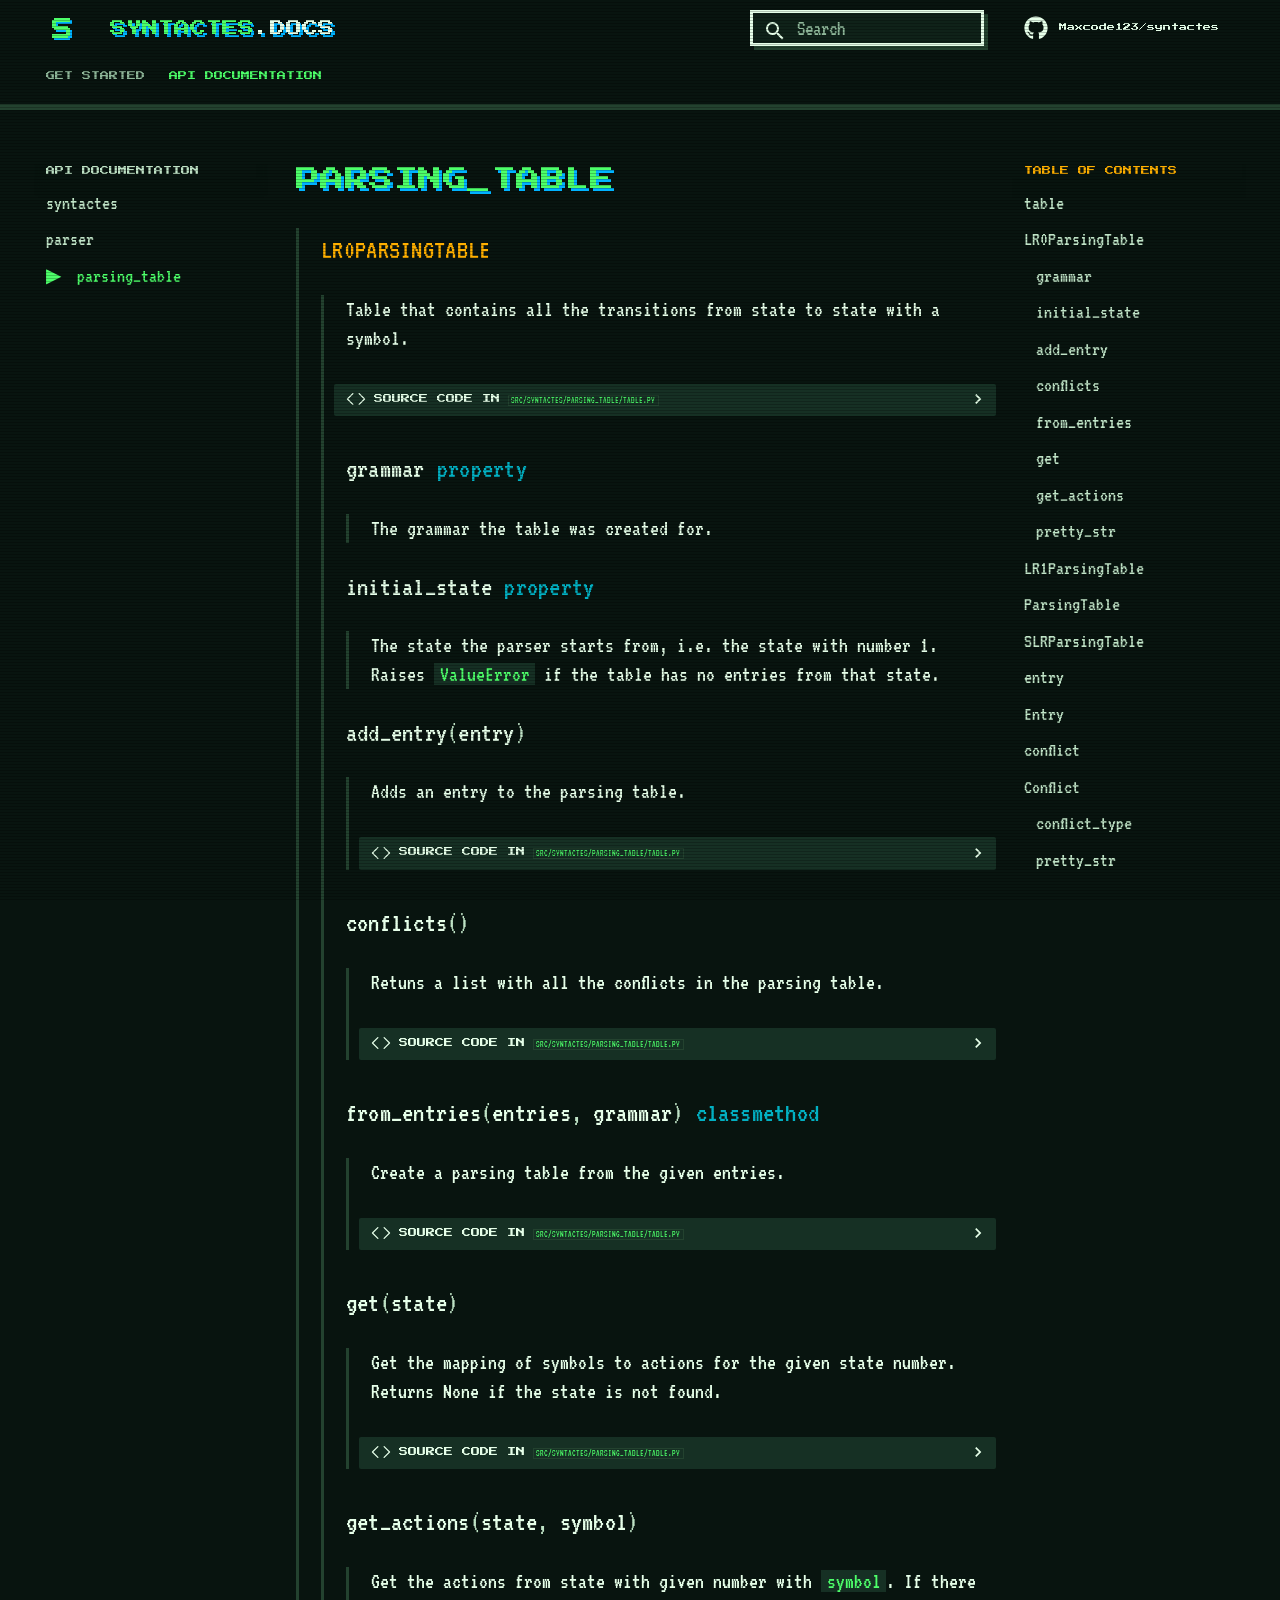
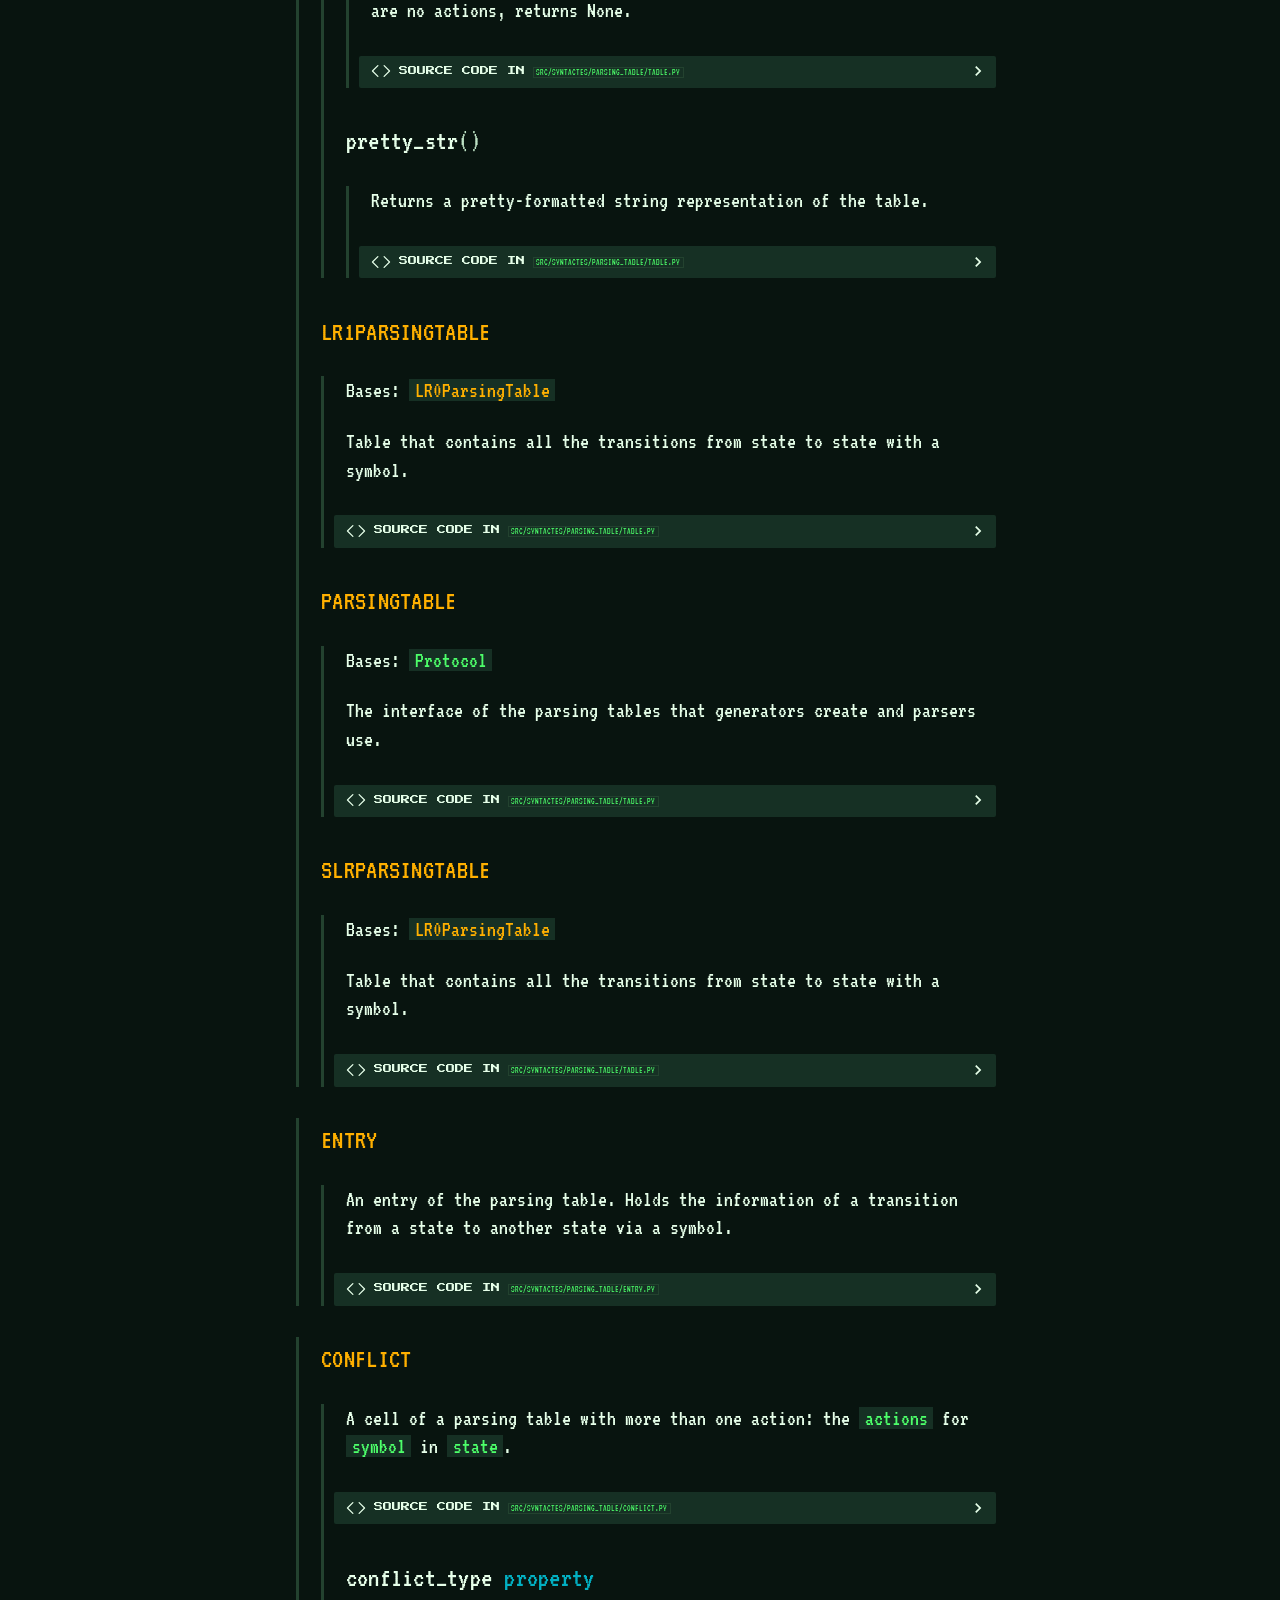
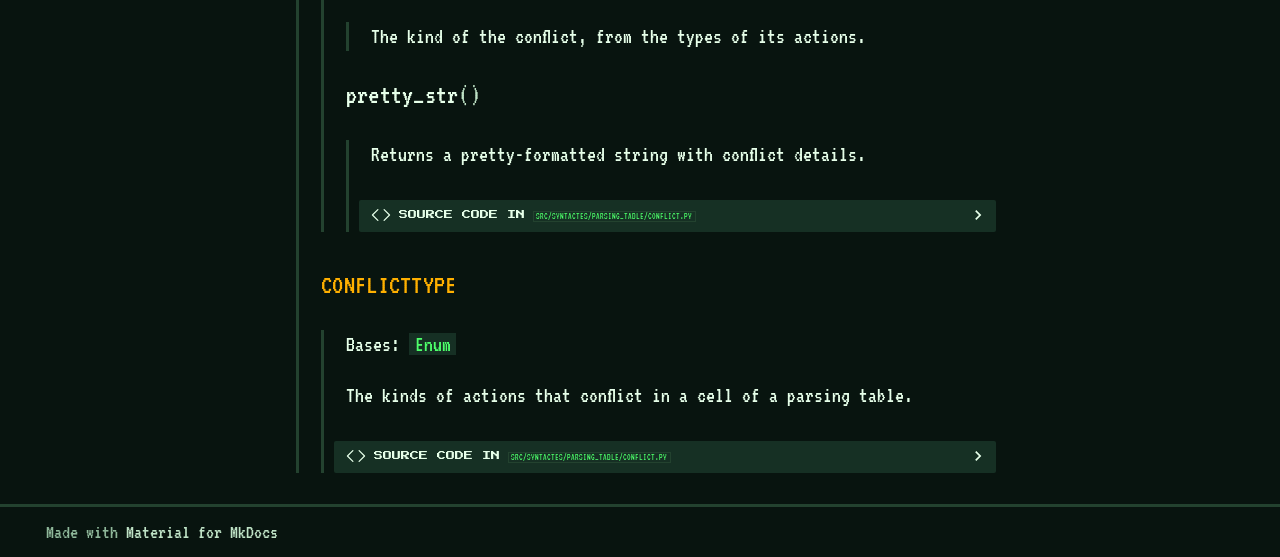
<file: parsing_table/index.html>
<!doctype html>
<html lang="en" class="no-js">
  <head>
    
      <meta charset="utf-8">
      <meta name="viewport" content="width=device-width,initial-scale=1">
      
      
      
        <link rel="canonical" href="https://maximosnikiforakis.gr/syntactes/parsing_table/">
      
      
        <link rel="prev" href="../parser/">
      
      
      
        
      
      
      <link rel="icon" href="../assets/favicon.svg">
      <meta name="generator" content="mkdocs-1.6.1, mkdocs-material-9.7.7">
    
    
      
        <title>parsing_table - syntactes</title>
      
    
    
      <link rel="stylesheet" href="../assets/stylesheets/main.ec1eaa64.min.css">
      
        
        <link rel="stylesheet" href="../assets/stylesheets/palette.ab4e12ef.min.css">
      
      


    
    
      
    
    
      
    
    
      <link rel="stylesheet" href="../assets/_mkdocstrings.css">
    
      <link rel="stylesheet" href="../stylesheets/arcade.css">
    
    <script>__md_scope=new URL("..",location),__md_hash=e=>[...e].reduce(((e,_)=>(e<<5)-e+_.charCodeAt(0)),0),__md_get=(e,_=localStorage,t=__md_scope)=>JSON.parse(_.getItem(t.pathname+"."+e)),__md_set=(e,_,t=localStorage,a=__md_scope)=>{try{t.setItem(a.pathname+"."+e,JSON.stringify(_))}catch(e){}}</script>
    
      

    
    
  </head>
  
  
    
    
    
    
    
    <body dir="ltr" data-md-color-scheme="slate" data-md-color-primary="custom" data-md-color-accent="custom">
  
    
    <input class="md-toggle" data-md-toggle="drawer" type="checkbox" id="__drawer" autocomplete="off">
    <input class="md-toggle" data-md-toggle="search" type="checkbox" id="__search" autocomplete="off">
    <label class="md-overlay" for="__drawer"></label>
    <div data-md-component="skip">
      
        
        <a href="#syntactes.parsing_table.table" class="md-skip">
          Skip to content
        </a>
      
    </div>
    <div data-md-component="announce">
      
    </div>
    
    
      

  

<header class="md-header md-header--shadow md-header--lifted" data-md-component="header">
  <nav class="md-header__inner md-grid" aria-label="Header">
    <a href=".." title="syntactes" class="md-header__button md-logo" aria-label="syntactes" data-md-component="logo">
      
  <img src="../assets/favicon.svg" alt="logo">

    </a>
    <label class="md-header__button md-icon" for="__drawer">
      
      <svg xmlns="http://www.w3.org/2000/svg" viewBox="0 0 24 24"><path d="M3 6h18v2H3zm0 5h18v2H3zm0 5h18v2H3z"/></svg>
    </label>
    <div class="md-header__title" data-md-component="header-title">
      <div class="md-header__ellipsis">
        <div class="md-header__topic">
          <span class="md-ellipsis">
            syntactes
          </span>
        </div>
        <div class="md-header__topic" data-md-component="header-topic">
          <span class="md-ellipsis">
            
              parsing_table
            
          </span>
        </div>
      </div>
    </div>
    
      
    
    
    
    
      
      
        <label class="md-header__button md-icon" for="__search">
          
          <svg xmlns="http://www.w3.org/2000/svg" viewBox="0 0 24 24"><path d="M9.5 3A6.5 6.5 0 0 1 16 9.5c0 1.61-.59 3.09-1.56 4.23l.27.27h.79l5 5-1.5 1.5-5-5v-.79l-.27-.27A6.52 6.52 0 0 1 9.5 16 6.5 6.5 0 0 1 3 9.5 6.5 6.5 0 0 1 9.5 3m0 2C7 5 5 7 5 9.5S7 14 9.5 14 14 12 14 9.5 12 5 9.5 5"/></svg>
        </label>
        <div class="md-search" data-md-component="search" role="dialog">
  <label class="md-search__overlay" for="__search"></label>
  <div class="md-search__inner" role="search">
    <form class="md-search__form" name="search">
      <input type="text" class="md-search__input" name="query" aria-label="Search" placeholder="Search" autocapitalize="off" autocorrect="off" autocomplete="off" spellcheck="false" data-md-component="search-query" required>
      <label class="md-search__icon md-icon" for="__search">
        
        <svg xmlns="http://www.w3.org/2000/svg" viewBox="0 0 24 24"><path d="M9.5 3A6.5 6.5 0 0 1 16 9.5c0 1.61-.59 3.09-1.56 4.23l.27.27h.79l5 5-1.5 1.5-5-5v-.79l-.27-.27A6.52 6.52 0 0 1 9.5 16 6.5 6.5 0 0 1 3 9.5 6.5 6.5 0 0 1 9.5 3m0 2C7 5 5 7 5 9.5S7 14 9.5 14 14 12 14 9.5 12 5 9.5 5"/></svg>
        
        <svg xmlns="http://www.w3.org/2000/svg" viewBox="0 0 24 24"><path d="M20 11v2H8l5.5 5.5-1.42 1.42L4.16 12l7.92-7.92L13.5 5.5 8 11z"/></svg>
      </label>
      <nav class="md-search__options" aria-label="Search">
        
        <button type="reset" class="md-search__icon md-icon" title="Clear" aria-label="Clear" tabindex="-1">
          
          <svg xmlns="http://www.w3.org/2000/svg" viewBox="0 0 24 24"><path d="M19 6.41 17.59 5 12 10.59 6.41 5 5 6.41 10.59 12 5 17.59 6.41 19 12 13.41 17.59 19 19 17.59 13.41 12z"/></svg>
        </button>
      </nav>
      
    </form>
    <div class="md-search__output">
      <div class="md-search__scrollwrap" tabindex="0" data-md-scrollfix>
        <div class="md-search-result" data-md-component="search-result">
          <div class="md-search-result__meta">
            Initializing search
          </div>
          <ol class="md-search-result__list" role="presentation"></ol>
        </div>
      </div>
    </div>
  </div>
</div>
      
    
    
      <div class="md-header__source">
        <a href="https://github.com/Maxcode123/syntactes" title="Go to repository" class="md-source" data-md-component="source">
  <div class="md-source__icon md-icon">
    
    <svg xmlns="http://www.w3.org/2000/svg" viewBox="0 0 512 512"><!--! Font Awesome Free 7.1.0 by @fontawesome - https://fontawesome.com License - https://fontawesome.com/license/free (Icons: CC BY 4.0, Fonts: SIL OFL 1.1, Code: MIT License) Copyright 2025 Fonticons, Inc.--><path d="M173.9 397.4c0 2-2.3 3.6-5.2 3.6-3.3.3-5.6-1.3-5.6-3.6 0-2 2.3-3.6 5.2-3.6 3-.3 5.6 1.3 5.6 3.6m-31.1-4.5c-.7 2 1.3 4.3 4.3 4.9 2.6 1 5.6 0 6.2-2s-1.3-4.3-4.3-5.2c-2.6-.7-5.5.3-6.2 2.3m44.2-1.7c-2.9.7-4.9 2.6-4.6 4.9.3 2 2.9 3.3 5.9 2.6 2.9-.7 4.9-2.6 4.6-4.6-.3-1.9-3-3.2-5.9-2.9M252.8 8C114.1 8 8 113.3 8 252c0 110.9 69.8 205.8 169.5 239.2 12.8 2.3 17.3-5.6 17.3-12.1 0-6.2-.3-40.4-.3-61.4 0 0-70 15-84.7-29.8 0 0-11.4-29.1-27.8-36.6 0 0-22.9-15.7 1.6-15.4 0 0 24.9 2 38.6 25.8 21.9 38.6 58.6 27.5 72.9 20.9 2.3-16 8.8-27.1 16-33.7-55.9-6.2-112.3-14.3-112.3-110.5 0-27.5 7.6-41.3 23.6-58.9-2.6-6.5-11.1-33.3 2.6-67.9 20.9-6.5 69 27 69 27 20-5.6 41.5-8.5 62.8-8.5s42.8 2.9 62.8 8.5c0 0 48.1-33.6 69-27 13.7 34.7 5.2 61.4 2.6 67.9 16 17.7 25.8 31.5 25.8 58.9 0 96.5-58.9 104.2-114.8 110.5 9.2 7.9 17 22.9 17 46.4 0 33.7-.3 75.4-.3 83.6 0 6.5 4.6 14.4 17.3 12.1C436.2 457.8 504 362.9 504 252 504 113.3 391.5 8 252.8 8M105.2 352.9c-1.3 1-1 3.3.7 5.2 1.6 1.6 3.9 2.3 5.2 1 1.3-1 1-3.3-.7-5.2-1.6-1.6-3.9-2.3-5.2-1m-10.8-8.1c-.7 1.3.3 2.9 2.3 3.9 1.6 1 3.6.7 4.3-.7.7-1.3-.3-2.9-2.3-3.9-2-.6-3.6-.3-4.3.7m32.4 35.6c-1.6 1.3-1 4.3 1.3 6.2 2.3 2.3 5.2 2.6 6.5 1 1.3-1.3.7-4.3-1.3-6.2-2.2-2.3-5.2-2.6-6.5-1m-11.4-14.7c-1.6 1-1.6 3.6 0 5.9s4.3 3.3 5.6 2.3c1.6-1.3 1.6-3.9 0-6.2-1.4-2.3-4-3.3-5.6-2"/></svg>
  </div>
  <div class="md-source__repository">
    Maxcode123/syntactes
  </div>
</a>
      </div>
    
  </nav>
  
    
      
<nav class="md-tabs" aria-label="Tabs" data-md-component="tabs">
  <div class="md-grid">
    <ul class="md-tabs__list">
      
        
  
  
  
  
    
    
      <li class="md-tabs__item">
        <a href=".." class="md-tabs__link">
          
  
  
  Get started

        </a>
      </li>
    
  

      
        
  
  
  
    
  
  
    
    
      <li class="md-tabs__item md-tabs__item--active">
        <a href="../syntactes/" class="md-tabs__link">
          
  
  
  API Documentation

        </a>
      </li>
    
  

      
    </ul>
  </div>
</nav>
    
  
</header>
    
    <div class="md-container" data-md-component="container">
      
      
        
      
      <main class="md-main" data-md-component="main">
        <div class="md-main__inner md-grid">
          
            
              
              <div class="md-sidebar md-sidebar--primary" data-md-component="sidebar" data-md-type="navigation" >
                <div class="md-sidebar__scrollwrap">
                  <div class="md-sidebar__inner">
                    


  


<nav class="md-nav md-nav--primary md-nav--lifted" aria-label="Navigation" data-md-level="0">
  <label class="md-nav__title" for="__drawer">
    <a href=".." title="syntactes" class="md-nav__button md-logo" aria-label="syntactes" data-md-component="logo">
      
  <img src="../assets/favicon.svg" alt="logo">

    </a>
    syntactes
  </label>
  
    <div class="md-nav__source">
      <a href="https://github.com/Maxcode123/syntactes" title="Go to repository" class="md-source" data-md-component="source">
  <div class="md-source__icon md-icon">
    
    <svg xmlns="http://www.w3.org/2000/svg" viewBox="0 0 512 512"><!--! Font Awesome Free 7.1.0 by @fontawesome - https://fontawesome.com License - https://fontawesome.com/license/free (Icons: CC BY 4.0, Fonts: SIL OFL 1.1, Code: MIT License) Copyright 2025 Fonticons, Inc.--><path d="M173.9 397.4c0 2-2.3 3.6-5.2 3.6-3.3.3-5.6-1.3-5.6-3.6 0-2 2.3-3.6 5.2-3.6 3-.3 5.6 1.3 5.6 3.6m-31.1-4.5c-.7 2 1.3 4.3 4.3 4.9 2.6 1 5.6 0 6.2-2s-1.3-4.3-4.3-5.2c-2.6-.7-5.5.3-6.2 2.3m44.2-1.7c-2.9.7-4.9 2.6-4.6 4.9.3 2 2.9 3.3 5.9 2.6 2.9-.7 4.9-2.6 4.6-4.6-.3-1.9-3-3.2-5.9-2.9M252.8 8C114.1 8 8 113.3 8 252c0 110.9 69.8 205.8 169.5 239.2 12.8 2.3 17.3-5.6 17.3-12.1 0-6.2-.3-40.4-.3-61.4 0 0-70 15-84.7-29.8 0 0-11.4-29.1-27.8-36.6 0 0-22.9-15.7 1.6-15.4 0 0 24.9 2 38.6 25.8 21.9 38.6 58.6 27.5 72.9 20.9 2.3-16 8.8-27.1 16-33.7-55.9-6.2-112.3-14.3-112.3-110.5 0-27.5 7.6-41.3 23.6-58.9-2.6-6.5-11.1-33.3 2.6-67.9 20.9-6.5 69 27 69 27 20-5.6 41.5-8.5 62.8-8.5s42.8 2.9 62.8 8.5c0 0 48.1-33.6 69-27 13.7 34.7 5.2 61.4 2.6 67.9 16 17.7 25.8 31.5 25.8 58.9 0 96.5-58.9 104.2-114.8 110.5 9.2 7.9 17 22.9 17 46.4 0 33.7-.3 75.4-.3 83.6 0 6.5 4.6 14.4 17.3 12.1C436.2 457.8 504 362.9 504 252 504 113.3 391.5 8 252.8 8M105.2 352.9c-1.3 1-1 3.3.7 5.2 1.6 1.6 3.9 2.3 5.2 1 1.3-1 1-3.3-.7-5.2-1.6-1.6-3.9-2.3-5.2-1m-10.8-8.1c-.7 1.3.3 2.9 2.3 3.9 1.6 1 3.6.7 4.3-.7.7-1.3-.3-2.9-2.3-3.9-2-.6-3.6-.3-4.3.7m32.4 35.6c-1.6 1.3-1 4.3 1.3 6.2 2.3 2.3 5.2 2.6 6.5 1 1.3-1.3.7-4.3-1.3-6.2-2.2-2.3-5.2-2.6-6.5-1m-11.4-14.7c-1.6 1-1.6 3.6 0 5.9s4.3 3.3 5.6 2.3c1.6-1.3 1.6-3.9 0-6.2-1.4-2.3-4-3.3-5.6-2"/></svg>
  </div>
  <div class="md-source__repository">
    Maxcode123/syntactes
  </div>
</a>
    </div>
  
  <ul class="md-nav__list" data-md-scrollfix>
    
      
      
  
  
  
  
    
    
    
    
      
      
        
      
    
    
    <li class="md-nav__item md-nav__item--nested">
      
        
        
        <input class="md-nav__toggle md-toggle " type="checkbox" id="__nav_1" >
        
          
          <label class="md-nav__link" for="__nav_1" id="__nav_1_label" tabindex="0">
            
  
  
  <span class="md-ellipsis">
    
  
    Get started
  

    
  </span>
  
  

            <span class="md-nav__icon md-icon"></span>
          </label>
        
        <nav class="md-nav" data-md-level="1" aria-labelledby="__nav_1_label" aria-expanded="false">
          <label class="md-nav__title" for="__nav_1">
            <span class="md-nav__icon md-icon"></span>
            
  
    Get started
  

          </label>
          <ul class="md-nav__list" data-md-scrollfix>
            
              
                
  
  
  
  
    <li class="md-nav__item">
      <a href=".." class="md-nav__link">
        
  
  
  <span class="md-ellipsis">
    
  
    What is syntactes?
  

    
  </span>
  
  

      </a>
    </li>
  

              
            
              
                
  
  
  
  
    <li class="md-nav__item">
      <a href="../installation/" class="md-nav__link">
        
  
  
  <span class="md-ellipsis">
    
  
    Installation
  

    
  </span>
  
  

      </a>
    </li>
  

              
            
              
                
  
  
  
  
    <li class="md-nav__item">
      <a href="../grammars/" class="md-nav__link">
        
  
  
  <span class="md-ellipsis">
    
  
    Grammars
  

    
  </span>
  
  

      </a>
    </li>
  

              
            
              
                
  
  
  
  
    <li class="md-nav__item">
      <a href="../parsing-tables/" class="md-nav__link">
        
  
  
  <span class="md-ellipsis">
    
  
    Parsing tables
  

    
  </span>
  
  

      </a>
    </li>
  

              
            
              
                
  
  
  
  
    <li class="md-nav__item">
      <a href="../parsing/" class="md-nav__link">
        
  
  
  <span class="md-ellipsis">
    
  
    Parsing
  

    
  </span>
  
  

      </a>
    </li>
  

              
            
          </ul>
        </nav>
      
    </li>
  

    
      
      
  
  
    
  
  
  
    
    
    
    
      
        
        
      
      
        
      
    
    
    <li class="md-nav__item md-nav__item--active md-nav__item--section md-nav__item--nested">
      
        
        
        <input class="md-nav__toggle md-toggle " type="checkbox" id="__nav_2" checked>
        
          
          <label class="md-nav__link" for="__nav_2" id="__nav_2_label" tabindex="">
            
  
  
  <span class="md-ellipsis">
    
  
    API Documentation
  

    
  </span>
  
  

            <span class="md-nav__icon md-icon"></span>
          </label>
        
        <nav class="md-nav" data-md-level="1" aria-labelledby="__nav_2_label" aria-expanded="true">
          <label class="md-nav__title" for="__nav_2">
            <span class="md-nav__icon md-icon"></span>
            
  
    API Documentation
  

          </label>
          <ul class="md-nav__list" data-md-scrollfix>
            
              
                
  
  
  
  
    <li class="md-nav__item">
      <a href="../syntactes/" class="md-nav__link">
        
  
  
  <span class="md-ellipsis">
    
  
    syntactes
  

    
  </span>
  
  

      </a>
    </li>
  

              
            
              
                
  
  
  
  
    <li class="md-nav__item">
      <a href="../parser/" class="md-nav__link">
        
  
  
  <span class="md-ellipsis">
    
  
    parser
  

    
  </span>
  
  

      </a>
    </li>
  

              
            
              
                
  
  
    
  
  
  
    <li class="md-nav__item md-nav__item--active">
      
      <input class="md-nav__toggle md-toggle" type="checkbox" id="__toc">
      
      
      
        <label class="md-nav__link md-nav__link--active" for="__toc">
          
  
  
  <span class="md-ellipsis">
    
  
    parsing_table
  

    
  </span>
  
  

          <span class="md-nav__icon md-icon"></span>
        </label>
      
      <a href="./" class="md-nav__link md-nav__link--active">
        
  
  
  <span class="md-ellipsis">
    
  
    parsing_table
  

    
  </span>
  
  

      </a>
      
        

<nav class="md-nav md-nav--secondary" aria-label="Table of contents">
  
  
  
  
    <label class="md-nav__title" for="__toc">
      <span class="md-nav__icon md-icon"></span>
      Table of contents
    </label>
    <ul class="md-nav__list" data-md-component="toc" data-md-scrollfix>
      
        <li class="md-nav__item">
  <a href="#syntactes.parsing_table.table" class="md-nav__link">
    <span class="md-ellipsis">
      
        table
      
    </span>
  </a>
  
</li>
      
        <li class="md-nav__item">
  <a href="#syntactes.parsing_table.table.LR0ParsingTable" class="md-nav__link">
    <span class="md-ellipsis">
      
        LR0ParsingTable
      
    </span>
  </a>
  
    <nav class="md-nav" aria-label="LR0ParsingTable">
      <ul class="md-nav__list">
        
          <li class="md-nav__item">
  <a href="#syntactes.parsing_table.table.LR0ParsingTable.grammar" class="md-nav__link">
    <span class="md-ellipsis">
      
        grammar
      
    </span>
  </a>
  
</li>
        
          <li class="md-nav__item">
  <a href="#syntactes.parsing_table.table.LR0ParsingTable.initial_state" class="md-nav__link">
    <span class="md-ellipsis">
      
        initial_state
      
    </span>
  </a>
  
</li>
        
          <li class="md-nav__item">
  <a href="#syntactes.parsing_table.table.LR0ParsingTable.add_entry" class="md-nav__link">
    <span class="md-ellipsis">
      
        add_entry
      
    </span>
  </a>
  
</li>
        
          <li class="md-nav__item">
  <a href="#syntactes.parsing_table.table.LR0ParsingTable.conflicts" class="md-nav__link">
    <span class="md-ellipsis">
      
        conflicts
      
    </span>
  </a>
  
</li>
        
          <li class="md-nav__item">
  <a href="#syntactes.parsing_table.table.LR0ParsingTable.from_entries" class="md-nav__link">
    <span class="md-ellipsis">
      
        from_entries
      
    </span>
  </a>
  
</li>
        
          <li class="md-nav__item">
  <a href="#syntactes.parsing_table.table.LR0ParsingTable.get" class="md-nav__link">
    <span class="md-ellipsis">
      
        get
      
    </span>
  </a>
  
</li>
        
          <li class="md-nav__item">
  <a href="#syntactes.parsing_table.table.LR0ParsingTable.get_actions" class="md-nav__link">
    <span class="md-ellipsis">
      
        get_actions
      
    </span>
  </a>
  
</li>
        
          <li class="md-nav__item">
  <a href="#syntactes.parsing_table.table.LR0ParsingTable.pretty_str" class="md-nav__link">
    <span class="md-ellipsis">
      
        pretty_str
      
    </span>
  </a>
  
</li>
        
      </ul>
    </nav>
  
</li>
      
        <li class="md-nav__item">
  <a href="#syntactes.parsing_table.table.LR1ParsingTable" class="md-nav__link">
    <span class="md-ellipsis">
      
        LR1ParsingTable
      
    </span>
  </a>
  
</li>
      
        <li class="md-nav__item">
  <a href="#syntactes.parsing_table.table.ParsingTable" class="md-nav__link">
    <span class="md-ellipsis">
      
        ParsingTable
      
    </span>
  </a>
  
</li>
      
        <li class="md-nav__item">
  <a href="#syntactes.parsing_table.table.SLRParsingTable" class="md-nav__link">
    <span class="md-ellipsis">
      
        SLRParsingTable
      
    </span>
  </a>
  
</li>
      
        <li class="md-nav__item">
  <a href="#syntactes.parsing_table.entry" class="md-nav__link">
    <span class="md-ellipsis">
      
        entry
      
    </span>
  </a>
  
</li>
      
        <li class="md-nav__item">
  <a href="#syntactes.parsing_table.entry.Entry" class="md-nav__link">
    <span class="md-ellipsis">
      
        Entry
      
    </span>
  </a>
  
</li>
      
        <li class="md-nav__item">
  <a href="#syntactes.parsing_table.conflict" class="md-nav__link">
    <span class="md-ellipsis">
      
        conflict
      
    </span>
  </a>
  
</li>
      
        <li class="md-nav__item">
  <a href="#syntactes.parsing_table.conflict.Conflict" class="md-nav__link">
    <span class="md-ellipsis">
      
        Conflict
      
    </span>
  </a>
  
    <nav class="md-nav" aria-label="Conflict">
      <ul class="md-nav__list">
        
          <li class="md-nav__item">
  <a href="#syntactes.parsing_table.conflict.Conflict.conflict_type" class="md-nav__link">
    <span class="md-ellipsis">
      
        conflict_type
      
    </span>
  </a>
  
</li>
        
          <li class="md-nav__item">
  <a href="#syntactes.parsing_table.conflict.Conflict.pretty_str" class="md-nav__link">
    <span class="md-ellipsis">
      
        pretty_str
      
    </span>
  </a>
  
</li>
        
      </ul>
    </nav>
  
</li>
      
        <li class="md-nav__item">
  <a href="#syntactes.parsing_table.conflict.ConflictType" class="md-nav__link">
    <span class="md-ellipsis">
      
        ConflictType
      
    </span>
  </a>
  
</li>
      
    </ul>
  
</nav>
      
    </li>
  

              
            
          </ul>
        </nav>
      
    </li>
  

    
  </ul>
</nav>
                  </div>
                </div>
              </div>
            
            
              
              <div class="md-sidebar md-sidebar--secondary" data-md-component="sidebar" data-md-type="toc" >
                <div class="md-sidebar__scrollwrap">
                  <div class="md-sidebar__inner">
                    

<nav class="md-nav md-nav--secondary" aria-label="Table of contents">
  
  
  
  
    <label class="md-nav__title" for="__toc">
      <span class="md-nav__icon md-icon"></span>
      Table of contents
    </label>
    <ul class="md-nav__list" data-md-component="toc" data-md-scrollfix>
      
        <li class="md-nav__item">
  <a href="#syntactes.parsing_table.table" class="md-nav__link">
    <span class="md-ellipsis">
      
        table
      
    </span>
  </a>
  
</li>
      
        <li class="md-nav__item">
  <a href="#syntactes.parsing_table.table.LR0ParsingTable" class="md-nav__link">
    <span class="md-ellipsis">
      
        LR0ParsingTable
      
    </span>
  </a>
  
    <nav class="md-nav" aria-label="LR0ParsingTable">
      <ul class="md-nav__list">
        
          <li class="md-nav__item">
  <a href="#syntactes.parsing_table.table.LR0ParsingTable.grammar" class="md-nav__link">
    <span class="md-ellipsis">
      
        grammar
      
    </span>
  </a>
  
</li>
        
          <li class="md-nav__item">
  <a href="#syntactes.parsing_table.table.LR0ParsingTable.initial_state" class="md-nav__link">
    <span class="md-ellipsis">
      
        initial_state
      
    </span>
  </a>
  
</li>
        
          <li class="md-nav__item">
  <a href="#syntactes.parsing_table.table.LR0ParsingTable.add_entry" class="md-nav__link">
    <span class="md-ellipsis">
      
        add_entry
      
    </span>
  </a>
  
</li>
        
          <li class="md-nav__item">
  <a href="#syntactes.parsing_table.table.LR0ParsingTable.conflicts" class="md-nav__link">
    <span class="md-ellipsis">
      
        conflicts
      
    </span>
  </a>
  
</li>
        
          <li class="md-nav__item">
  <a href="#syntactes.parsing_table.table.LR0ParsingTable.from_entries" class="md-nav__link">
    <span class="md-ellipsis">
      
        from_entries
      
    </span>
  </a>
  
</li>
        
          <li class="md-nav__item">
  <a href="#syntactes.parsing_table.table.LR0ParsingTable.get" class="md-nav__link">
    <span class="md-ellipsis">
      
        get
      
    </span>
  </a>
  
</li>
        
          <li class="md-nav__item">
  <a href="#syntactes.parsing_table.table.LR0ParsingTable.get_actions" class="md-nav__link">
    <span class="md-ellipsis">
      
        get_actions
      
    </span>
  </a>
  
</li>
        
          <li class="md-nav__item">
  <a href="#syntactes.parsing_table.table.LR0ParsingTable.pretty_str" class="md-nav__link">
    <span class="md-ellipsis">
      
        pretty_str
      
    </span>
  </a>
  
</li>
        
      </ul>
    </nav>
  
</li>
      
        <li class="md-nav__item">
  <a href="#syntactes.parsing_table.table.LR1ParsingTable" class="md-nav__link">
    <span class="md-ellipsis">
      
        LR1ParsingTable
      
    </span>
  </a>
  
</li>
      
        <li class="md-nav__item">
  <a href="#syntactes.parsing_table.table.ParsingTable" class="md-nav__link">
    <span class="md-ellipsis">
      
        ParsingTable
      
    </span>
  </a>
  
</li>
      
        <li class="md-nav__item">
  <a href="#syntactes.parsing_table.table.SLRParsingTable" class="md-nav__link">
    <span class="md-ellipsis">
      
        SLRParsingTable
      
    </span>
  </a>
  
</li>
      
        <li class="md-nav__item">
  <a href="#syntactes.parsing_table.entry" class="md-nav__link">
    <span class="md-ellipsis">
      
        entry
      
    </span>
  </a>
  
</li>
      
        <li class="md-nav__item">
  <a href="#syntactes.parsing_table.entry.Entry" class="md-nav__link">
    <span class="md-ellipsis">
      
        Entry
      
    </span>
  </a>
  
</li>
      
        <li class="md-nav__item">
  <a href="#syntactes.parsing_table.conflict" class="md-nav__link">
    <span class="md-ellipsis">
      
        conflict
      
    </span>
  </a>
  
</li>
      
        <li class="md-nav__item">
  <a href="#syntactes.parsing_table.conflict.Conflict" class="md-nav__link">
    <span class="md-ellipsis">
      
        Conflict
      
    </span>
  </a>
  
    <nav class="md-nav" aria-label="Conflict">
      <ul class="md-nav__list">
        
          <li class="md-nav__item">
  <a href="#syntactes.parsing_table.conflict.Conflict.conflict_type" class="md-nav__link">
    <span class="md-ellipsis">
      
        conflict_type
      
    </span>
  </a>
  
</li>
        
          <li class="md-nav__item">
  <a href="#syntactes.parsing_table.conflict.Conflict.pretty_str" class="md-nav__link">
    <span class="md-ellipsis">
      
        pretty_str
      
    </span>
  </a>
  
</li>
        
      </ul>
    </nav>
  
</li>
      
        <li class="md-nav__item">
  <a href="#syntactes.parsing_table.conflict.ConflictType" class="md-nav__link">
    <span class="md-ellipsis">
      
        ConflictType
      
    </span>
  </a>
  
</li>
      
    </ul>
  
</nav>
                  </div>
                </div>
              </div>
            
          
          
            <div class="md-content" data-md-component="content">
              
                




              
              <article class="md-content__inner md-typeset">
                
                  


  
  


  <h1>parsing_table</h1>

<div class="doc doc-object doc-module">



<a id="syntactes.parsing_table.table"></a>
    <div class="doc doc-contents first">










<div class="doc doc-children">









<div class="doc doc-object doc-class">



<h2 id="syntactes.parsing_table.table.LR0ParsingTable" class="doc doc-heading">
            <code>LR0ParsingTable</code>


</h2>


    <div class="doc doc-contents ">



        <p>Table that contains all the transitions from state to state with a symbol.</p>








              <details class="mkdocstrings-source">
                <summary>Source code in <code>src/syntactes/parsing_table/table.py</code></summary>
                <div class="language-python highlight"><table class="highlighttable"><tr><td class="linenos"><div class="linenodiv"><pre><span></span><span class="normal"><a href="#__codelineno-0-39"> 39</a></span>
<span class="normal"><a href="#__codelineno-0-40"> 40</a></span>
<span class="normal"><a href="#__codelineno-0-41"> 41</a></span>
<span class="normal"><a href="#__codelineno-0-42"> 42</a></span>
<span class="normal"><a href="#__codelineno-0-43"> 43</a></span>
<span class="normal"><a href="#__codelineno-0-44"> 44</a></span>
<span class="normal"><a href="#__codelineno-0-45"> 45</a></span>
<span class="normal"><a href="#__codelineno-0-46"> 46</a></span>
<span class="normal"><a href="#__codelineno-0-47"> 47</a></span>
<span class="normal"><a href="#__codelineno-0-48"> 48</a></span>
<span class="normal"><a href="#__codelineno-0-49"> 49</a></span>
<span class="normal"><a href="#__codelineno-0-50"> 50</a></span>
<span class="normal"><a href="#__codelineno-0-51"> 51</a></span>
<span class="normal"><a href="#__codelineno-0-52"> 52</a></span>
<span class="normal"><a href="#__codelineno-0-53"> 53</a></span>
<span class="normal"><a href="#__codelineno-0-54"> 54</a></span>
<span class="normal"><a href="#__codelineno-0-55"> 55</a></span>
<span class="normal"><a href="#__codelineno-0-56"> 56</a></span>
<span class="normal"><a href="#__codelineno-0-57"> 57</a></span>
<span class="normal"><a href="#__codelineno-0-58"> 58</a></span>
<span class="normal"><a href="#__codelineno-0-59"> 59</a></span>
<span class="normal"><a href="#__codelineno-0-60"> 60</a></span>
<span class="normal"><a href="#__codelineno-0-61"> 61</a></span>
<span class="normal"><a href="#__codelineno-0-62"> 62</a></span>
<span class="normal"><a href="#__codelineno-0-63"> 63</a></span>
<span class="normal"><a href="#__codelineno-0-64"> 64</a></span>
<span class="normal"><a href="#__codelineno-0-65"> 65</a></span>
<span class="normal"><a href="#__codelineno-0-66"> 66</a></span>
<span class="normal"><a href="#__codelineno-0-67"> 67</a></span>
<span class="normal"><a href="#__codelineno-0-68"> 68</a></span>
<span class="normal"><a href="#__codelineno-0-69"> 69</a></span>
<span class="normal"><a href="#__codelineno-0-70"> 70</a></span>
<span class="normal"><a href="#__codelineno-0-71"> 71</a></span>
<span class="normal"><a href="#__codelineno-0-72"> 72</a></span>
<span class="normal"><a href="#__codelineno-0-73"> 73</a></span>
<span class="normal"><a href="#__codelineno-0-74"> 74</a></span>
<span class="normal"><a href="#__codelineno-0-75"> 75</a></span>
<span class="normal"><a href="#__codelineno-0-76"> 76</a></span>
<span class="normal"><a href="#__codelineno-0-77"> 77</a></span>
<span class="normal"><a href="#__codelineno-0-78"> 78</a></span>
<span class="normal"><a href="#__codelineno-0-79"> 79</a></span>
<span class="normal"><a href="#__codelineno-0-80"> 80</a></span>
<span class="normal"><a href="#__codelineno-0-81"> 81</a></span>
<span class="normal"><a href="#__codelineno-0-82"> 82</a></span>
<span class="normal"><a href="#__codelineno-0-83"> 83</a></span>
<span class="normal"><a href="#__codelineno-0-84"> 84</a></span>
<span class="normal"><a href="#__codelineno-0-85"> 85</a></span>
<span class="normal"><a href="#__codelineno-0-86"> 86</a></span>
<span class="normal"><a href="#__codelineno-0-87"> 87</a></span>
<span class="normal"><a href="#__codelineno-0-88"> 88</a></span>
<span class="normal"><a href="#__codelineno-0-89"> 89</a></span>
<span class="normal"><a href="#__codelineno-0-90"> 90</a></span>
<span class="normal"><a href="#__codelineno-0-91"> 91</a></span>
<span class="normal"><a href="#__codelineno-0-92"> 92</a></span>
<span class="normal"><a href="#__codelineno-0-93"> 93</a></span>
<span class="normal"><a href="#__codelineno-0-94"> 94</a></span>
<span class="normal"><a href="#__codelineno-0-95"> 95</a></span>
<span class="normal"><a href="#__codelineno-0-96"> 96</a></span>
<span class="normal"><a href="#__codelineno-0-97"> 97</a></span>
<span class="normal"><a href="#__codelineno-0-98"> 98</a></span>
<span class="normal"><a href="#__codelineno-0-99"> 99</a></span>
<span class="normal"><a href="#__codelineno-0-100">100</a></span>
<span class="normal"><a href="#__codelineno-0-101">101</a></span>
<span class="normal"><a href="#__codelineno-0-102">102</a></span>
<span class="normal"><a href="#__codelineno-0-103">103</a></span>
<span class="normal"><a href="#__codelineno-0-104">104</a></span>
<span class="normal"><a href="#__codelineno-0-105">105</a></span>
<span class="normal"><a href="#__codelineno-0-106">106</a></span>
<span class="normal"><a href="#__codelineno-0-107">107</a></span>
<span class="normal"><a href="#__codelineno-0-108">108</a></span>
<span class="normal"><a href="#__codelineno-0-109">109</a></span>
<span class="normal"><a href="#__codelineno-0-110">110</a></span>
<span class="normal"><a href="#__codelineno-0-111">111</a></span>
<span class="normal"><a href="#__codelineno-0-112">112</a></span>
<span class="normal"><a href="#__codelineno-0-113">113</a></span>
<span class="normal"><a href="#__codelineno-0-114">114</a></span>
<span class="normal"><a href="#__codelineno-0-115">115</a></span>
<span class="normal"><a href="#__codelineno-0-116">116</a></span>
<span class="normal"><a href="#__codelineno-0-117">117</a></span>
<span class="normal"><a href="#__codelineno-0-118">118</a></span>
<span class="normal"><a href="#__codelineno-0-119">119</a></span>
<span class="normal"><a href="#__codelineno-0-120">120</a></span>
<span class="normal"><a href="#__codelineno-0-121">121</a></span>
<span class="normal"><a href="#__codelineno-0-122">122</a></span>
<span class="normal"><a href="#__codelineno-0-123">123</a></span>
<span class="normal"><a href="#__codelineno-0-124">124</a></span>
<span class="normal"><a href="#__codelineno-0-125">125</a></span>
<span class="normal"><a href="#__codelineno-0-126">126</a></span>
<span class="normal"><a href="#__codelineno-0-127">127</a></span>
<span class="normal"><a href="#__codelineno-0-128">128</a></span>
<span class="normal"><a href="#__codelineno-0-129">129</a></span>
<span class="normal"><a href="#__codelineno-0-130">130</a></span>
<span class="normal"><a href="#__codelineno-0-131">131</a></span>
<span class="normal"><a href="#__codelineno-0-132">132</a></span>
<span class="normal"><a href="#__codelineno-0-133">133</a></span>
<span class="normal"><a href="#__codelineno-0-134">134</a></span>
<span class="normal"><a href="#__codelineno-0-135">135</a></span>
<span class="normal"><a href="#__codelineno-0-136">136</a></span>
<span class="normal"><a href="#__codelineno-0-137">137</a></span>
<span class="normal"><a href="#__codelineno-0-138">138</a></span>
<span class="normal"><a href="#__codelineno-0-139">139</a></span>
<span class="normal"><a href="#__codelineno-0-140">140</a></span>
<span class="normal"><a href="#__codelineno-0-141">141</a></span>
<span class="normal"><a href="#__codelineno-0-142">142</a></span>
<span class="normal"><a href="#__codelineno-0-143">143</a></span>
<span class="normal"><a href="#__codelineno-0-144">144</a></span>
<span class="normal"><a href="#__codelineno-0-145">145</a></span>
<span class="normal"><a href="#__codelineno-0-146">146</a></span>
<span class="normal"><a href="#__codelineno-0-147">147</a></span>
<span class="normal"><a href="#__codelineno-0-148">148</a></span>
<span class="normal"><a href="#__codelineno-0-149">149</a></span>
<span class="normal"><a href="#__codelineno-0-150">150</a></span>
<span class="normal"><a href="#__codelineno-0-151">151</a></span>
<span class="normal"><a href="#__codelineno-0-152">152</a></span>
<span class="normal"><a href="#__codelineno-0-153">153</a></span>
<span class="normal"><a href="#__codelineno-0-154">154</a></span></pre></div></td><td class="code"><div><pre><span></span><code><span id="__span-0-39"><a id="__codelineno-0-39" name="__codelineno-0-39"></a><span class="k">class</span><span class="w"> </span><span class="nc">LR0ParsingTable</span><span class="p">:</span>
</span><span id="__span-0-40"><a id="__codelineno-0-40" name="__codelineno-0-40"></a><span class="w">    </span><span class="sd">"""</span>
</span><span id="__span-0-41"><a id="__codelineno-0-41" name="__codelineno-0-41"></a><span class="sd">    Table that contains all the transitions from state to state with a symbol.</span>
</span><span id="__span-0-42"><a id="__codelineno-0-42" name="__codelineno-0-42"></a><span class="sd">    """</span>
</span><span id="__span-0-43"><a id="__codelineno-0-43" name="__codelineno-0-43"></a>
</span><span id="__span-0-44"><a id="__codelineno-0-44" name="__codelineno-0-44"></a>    <span class="k">def</span><span class="w"> </span><span class="fm">__init__</span><span class="p">(</span><span class="bp">self</span><span class="p">,</span> <span class="n">grammar</span><span class="p">:</span> <span class="n">Grammar</span><span class="p">)</span> <span class="o">-&gt;</span> <span class="kc">None</span><span class="p">:</span>
</span><span id="__span-0-45"><a id="__codelineno-0-45" name="__codelineno-0-45"></a>        <span class="bp">self</span><span class="o">.</span><span class="n">rows</span><span class="p">:</span> <span class="nb">dict</span><span class="p">[</span><span class="n">LR0State</span><span class="p">,</span> <span class="n">Row</span><span class="p">]</span> <span class="o">=</span> <span class="p">{}</span>
</span><span id="__span-0-46"><a id="__codelineno-0-46" name="__codelineno-0-46"></a>        <span class="bp">self</span><span class="o">.</span><span class="n">_grammar</span> <span class="o">=</span> <span class="n">grammar</span>
</span><span id="__span-0-47"><a id="__codelineno-0-47" name="__codelineno-0-47"></a>        <span class="bp">self</span><span class="o">.</span><span class="n">_initial_state</span><span class="p">:</span> <span class="n">LR0State</span> <span class="o">|</span> <span class="kc">None</span> <span class="o">=</span> <span class="kc">None</span>
</span><span id="__span-0-48"><a id="__codelineno-0-48" name="__codelineno-0-48"></a>
</span><span id="__span-0-49"><a id="__codelineno-0-49" name="__codelineno-0-49"></a>    <span class="nd">@classmethod</span>
</span><span id="__span-0-50"><a id="__codelineno-0-50" name="__codelineno-0-50"></a>    <span class="k">def</span><span class="w"> </span><span class="nf">from_entries</span><span class="p">(</span><span class="bp">cls</span><span class="p">,</span> <span class="n">entries</span><span class="p">:</span> <span class="n">Iterable</span><span class="p">[</span><span class="n">Entry</span><span class="p">],</span> <span class="n">grammar</span><span class="p">:</span> <span class="n">Grammar</span><span class="p">)</span> <span class="o">-&gt;</span> <span class="n">Self</span><span class="p">:</span>
</span><span id="__span-0-51"><a id="__codelineno-0-51" name="__codelineno-0-51"></a><span class="w">        </span><span class="sd">"""</span>
</span><span id="__span-0-52"><a id="__codelineno-0-52" name="__codelineno-0-52"></a><span class="sd">        Create a parsing table from the given entries.</span>
</span><span id="__span-0-53"><a id="__codelineno-0-53" name="__codelineno-0-53"></a><span class="sd">        """</span>
</span><span id="__span-0-54"><a id="__codelineno-0-54" name="__codelineno-0-54"></a>        <span class="n">table</span> <span class="o">=</span> <span class="bp">cls</span><span class="p">(</span><span class="n">grammar</span><span class="p">)</span>
</span><span id="__span-0-55"><a id="__codelineno-0-55" name="__codelineno-0-55"></a>        <span class="k">for</span> <span class="n">entry</span> <span class="ow">in</span> <span class="n">entries</span><span class="p">:</span>
</span><span id="__span-0-56"><a id="__codelineno-0-56" name="__codelineno-0-56"></a>            <span class="n">table</span><span class="o">.</span><span class="n">add_entry</span><span class="p">(</span><span class="n">entry</span><span class="p">)</span>
</span><span id="__span-0-57"><a id="__codelineno-0-57" name="__codelineno-0-57"></a>        <span class="k">return</span> <span class="n">table</span>
</span><span id="__span-0-58"><a id="__codelineno-0-58" name="__codelineno-0-58"></a>
</span><span id="__span-0-59"><a id="__codelineno-0-59" name="__codelineno-0-59"></a>    <span class="nd">@property</span>
</span><span id="__span-0-60"><a id="__codelineno-0-60" name="__codelineno-0-60"></a>    <span class="k">def</span><span class="w"> </span><span class="nf">grammar</span><span class="p">(</span><span class="bp">self</span><span class="p">)</span> <span class="o">-&gt;</span> <span class="n">Grammar</span><span class="p">:</span>
</span><span id="__span-0-61"><a id="__codelineno-0-61" name="__codelineno-0-61"></a><span class="w">        </span><span class="sd">"""</span>
</span><span id="__span-0-62"><a id="__codelineno-0-62" name="__codelineno-0-62"></a><span class="sd">        The grammar the table was created for.</span>
</span><span id="__span-0-63"><a id="__codelineno-0-63" name="__codelineno-0-63"></a><span class="sd">        """</span>
</span><span id="__span-0-64"><a id="__codelineno-0-64" name="__codelineno-0-64"></a>        <span class="k">return</span> <span class="bp">self</span><span class="o">.</span><span class="n">_grammar</span>
</span><span id="__span-0-65"><a id="__codelineno-0-65" name="__codelineno-0-65"></a>
</span><span id="__span-0-66"><a id="__codelineno-0-66" name="__codelineno-0-66"></a>    <span class="nd">@property</span>
</span><span id="__span-0-67"><a id="__codelineno-0-67" name="__codelineno-0-67"></a>    <span class="k">def</span><span class="w"> </span><span class="nf">initial_state</span><span class="p">(</span><span class="bp">self</span><span class="p">)</span> <span class="o">-&gt;</span> <span class="n">LR0State</span><span class="p">:</span>
</span><span id="__span-0-68"><a id="__codelineno-0-68" name="__codelineno-0-68"></a><span class="w">        </span><span class="sd">"""</span>
</span><span id="__span-0-69"><a id="__codelineno-0-69" name="__codelineno-0-69"></a><span class="sd">        The state the parser starts from, i.e. the state with number 1.</span>
</span><span id="__span-0-70"><a id="__codelineno-0-70" name="__codelineno-0-70"></a><span class="sd">        Raises `ValueError` if the table has no entries from that state.</span>
</span><span id="__span-0-71"><a id="__codelineno-0-71" name="__codelineno-0-71"></a><span class="sd">        """</span>
</span><span id="__span-0-72"><a id="__codelineno-0-72" name="__codelineno-0-72"></a>        <span class="k">if</span> <span class="bp">self</span><span class="o">.</span><span class="n">_initial_state</span> <span class="ow">is</span> <span class="kc">None</span><span class="p">:</span>
</span><span id="__span-0-73"><a id="__codelineno-0-73" name="__codelineno-0-73"></a>            <span class="k">raise</span> <span class="ne">ValueError</span><span class="p">(</span><span class="s2">"parsing table has no initial state"</span><span class="p">)</span>
</span><span id="__span-0-74"><a id="__codelineno-0-74" name="__codelineno-0-74"></a>
</span><span id="__span-0-75"><a id="__codelineno-0-75" name="__codelineno-0-75"></a>        <span class="k">return</span> <span class="bp">self</span><span class="o">.</span><span class="n">_initial_state</span>
</span><span id="__span-0-76"><a id="__codelineno-0-76" name="__codelineno-0-76"></a>
</span><span id="__span-0-77"><a id="__codelineno-0-77" name="__codelineno-0-77"></a>    <span class="k">def</span><span class="w"> </span><span class="nf">get_actions</span><span class="p">(</span><span class="bp">self</span><span class="p">,</span> <span class="n">state</span><span class="p">:</span> <span class="n">LR0State</span><span class="p">,</span> <span class="n">symbol</span><span class="p">:</span> <span class="n">Symbol</span><span class="p">)</span> <span class="o">-&gt;</span> <span class="nb">list</span><span class="p">[</span><span class="n">Action</span><span class="p">]</span> <span class="o">|</span> <span class="kc">None</span><span class="p">:</span>
</span><span id="__span-0-78"><a id="__codelineno-0-78" name="__codelineno-0-78"></a><span class="w">        </span><span class="sd">"""</span>
</span><span id="__span-0-79"><a id="__codelineno-0-79" name="__codelineno-0-79"></a><span class="sd">        Get the actions from state with given number with `symbol`.</span>
</span><span id="__span-0-80"><a id="__codelineno-0-80" name="__codelineno-0-80"></a><span class="sd">        If there are no actions, returns None.</span>
</span><span id="__span-0-81"><a id="__codelineno-0-81" name="__codelineno-0-81"></a><span class="sd">        """</span>
</span><span id="__span-0-82"><a id="__codelineno-0-82" name="__codelineno-0-82"></a>        <span class="k">return</span> <span class="bp">self</span><span class="o">.</span><span class="n">rows</span><span class="o">.</span><span class="n">get</span><span class="p">(</span><span class="n">state</span><span class="p">,</span> <span class="p">{})</span><span class="o">.</span><span class="n">get</span><span class="p">(</span><span class="n">symbol</span><span class="p">,</span> <span class="kc">None</span><span class="p">)</span>
</span><span id="__span-0-83"><a id="__codelineno-0-83" name="__codelineno-0-83"></a>
</span><span id="__span-0-84"><a id="__codelineno-0-84" name="__codelineno-0-84"></a>    <span class="k">def</span><span class="w"> </span><span class="nf">get</span><span class="p">(</span><span class="bp">self</span><span class="p">,</span> <span class="n">state</span><span class="p">:</span> <span class="n">LR0State</span><span class="p">)</span> <span class="o">-&gt;</span> <span class="n">Row</span> <span class="o">|</span> <span class="kc">None</span><span class="p">:</span>
</span><span id="__span-0-85"><a id="__codelineno-0-85" name="__codelineno-0-85"></a><span class="w">        </span><span class="sd">"""</span>
</span><span id="__span-0-86"><a id="__codelineno-0-86" name="__codelineno-0-86"></a><span class="sd">        Get the mapping of symbols to actions for the given state number.</span>
</span><span id="__span-0-87"><a id="__codelineno-0-87" name="__codelineno-0-87"></a><span class="sd">        Returns None if the state is not found.</span>
</span><span id="__span-0-88"><a id="__codelineno-0-88" name="__codelineno-0-88"></a><span class="sd">        """</span>
</span><span id="__span-0-89"><a id="__codelineno-0-89" name="__codelineno-0-89"></a>        <span class="k">return</span> <span class="bp">self</span><span class="o">.</span><span class="n">rows</span><span class="o">.</span><span class="n">get</span><span class="p">(</span><span class="n">state</span><span class="p">,</span> <span class="kc">None</span><span class="p">)</span>
</span><span id="__span-0-90"><a id="__codelineno-0-90" name="__codelineno-0-90"></a>
</span><span id="__span-0-91"><a id="__codelineno-0-91" name="__codelineno-0-91"></a>    <span class="k">def</span><span class="w"> </span><span class="nf">add_entry</span><span class="p">(</span><span class="bp">self</span><span class="p">,</span> <span class="n">entry</span><span class="p">:</span> <span class="n">Entry</span><span class="p">)</span> <span class="o">-&gt;</span> <span class="kc">None</span><span class="p">:</span>
</span><span id="__span-0-92"><a id="__codelineno-0-92" name="__codelineno-0-92"></a><span class="w">        </span><span class="sd">"""</span>
</span><span id="__span-0-93"><a id="__codelineno-0-93" name="__codelineno-0-93"></a><span class="sd">        Adds an entry to the parsing table.</span>
</span><span id="__span-0-94"><a id="__codelineno-0-94" name="__codelineno-0-94"></a><span class="sd">        """</span>
</span><span id="__span-0-95"><a id="__codelineno-0-95" name="__codelineno-0-95"></a>        <span class="k">if</span> <span class="n">entry</span><span class="o">.</span><span class="n">from_state</span><span class="o">.</span><span class="n">number</span> <span class="o">==</span> <span class="mi">1</span><span class="p">:</span>
</span><span id="__span-0-96"><a id="__codelineno-0-96" name="__codelineno-0-96"></a>            <span class="bp">self</span><span class="o">.</span><span class="n">_initial_state</span> <span class="o">=</span> <span class="n">entry</span><span class="o">.</span><span class="n">from_state</span>
</span><span id="__span-0-97"><a id="__codelineno-0-97" name="__codelineno-0-97"></a>
</span><span id="__span-0-98"><a id="__codelineno-0-98" name="__codelineno-0-98"></a>        <span class="n">row</span> <span class="o">=</span> <span class="bp">self</span><span class="o">.</span><span class="n">rows</span><span class="o">.</span><span class="n">setdefault</span><span class="p">(</span><span class="n">entry</span><span class="o">.</span><span class="n">from_state</span><span class="p">,</span> <span class="p">{})</span>
</span><span id="__span-0-99"><a id="__codelineno-0-99" name="__codelineno-0-99"></a>        <span class="n">actions</span> <span class="o">=</span> <span class="n">row</span><span class="o">.</span><span class="n">setdefault</span><span class="p">(</span><span class="n">entry</span><span class="o">.</span><span class="n">symbol</span><span class="p">,</span> <span class="p">[])</span>
</span><span id="__span-0-100"><a id="__codelineno-0-100" name="__codelineno-0-100"></a>        <span class="n">actions</span><span class="o">.</span><span class="n">append</span><span class="p">(</span><span class="n">entry</span><span class="o">.</span><span class="n">action</span><span class="p">)</span>
</span><span id="__span-0-101"><a id="__codelineno-0-101" name="__codelineno-0-101"></a>
</span><span id="__span-0-102"><a id="__codelineno-0-102" name="__codelineno-0-102"></a>    <span class="k">def</span><span class="w"> </span><span class="nf">pretty_str</span><span class="p">(</span><span class="bp">self</span><span class="p">)</span> <span class="o">-&gt;</span> <span class="nb">str</span><span class="p">:</span>
</span><span id="__span-0-103"><a id="__codelineno-0-103" name="__codelineno-0-103"></a><span class="w">        </span><span class="sd">"""</span>
</span><span id="__span-0-104"><a id="__codelineno-0-104" name="__codelineno-0-104"></a><span class="sd">        Returns a pretty-formatted string representation of the table.</span>
</span><span id="__span-0-105"><a id="__codelineno-0-105" name="__codelineno-0-105"></a><span class="sd">        """</span>
</span><span id="__span-0-106"><a id="__codelineno-0-106" name="__codelineno-0-106"></a>        <span class="k">return</span> <span class="bp">self</span><span class="o">.</span><span class="n">_rules_pretty_str</span><span class="p">()</span> <span class="o">+</span> <span class="s2">"</span><span class="se">\n\n</span><span class="s2">"</span> <span class="o">+</span> <span class="bp">self</span><span class="o">.</span><span class="n">_table_pretty_str</span><span class="p">()</span>
</span><span id="__span-0-107"><a id="__codelineno-0-107" name="__codelineno-0-107"></a>
</span><span id="__span-0-108"><a id="__codelineno-0-108" name="__codelineno-0-108"></a>    <span class="k">def</span><span class="w"> </span><span class="nf">conflicts</span><span class="p">(</span><span class="bp">self</span><span class="p">)</span> <span class="o">-&gt;</span> <span class="nb">list</span><span class="p">[</span><span class="n">Conflict</span><span class="p">]:</span>
</span><span id="__span-0-109"><a id="__codelineno-0-109" name="__codelineno-0-109"></a><span class="w">        </span><span class="sd">"""</span>
</span><span id="__span-0-110"><a id="__codelineno-0-110" name="__codelineno-0-110"></a><span class="sd">        Retuns a list with all the conflicts in the parsing table.</span>
</span><span id="__span-0-111"><a id="__codelineno-0-111" name="__codelineno-0-111"></a><span class="sd">        """</span>
</span><span id="__span-0-112"><a id="__codelineno-0-112" name="__codelineno-0-112"></a>        <span class="n">conflicts</span> <span class="o">=</span> <span class="p">[]</span>
</span><span id="__span-0-113"><a id="__codelineno-0-113" name="__codelineno-0-113"></a>        <span class="k">for</span> <span class="n">state</span><span class="p">,</span> <span class="n">row</span> <span class="ow">in</span> <span class="bp">self</span><span class="o">.</span><span class="n">rows</span><span class="o">.</span><span class="n">items</span><span class="p">():</span>
</span><span id="__span-0-114"><a id="__codelineno-0-114" name="__codelineno-0-114"></a>            <span class="k">for</span> <span class="n">symbol</span><span class="p">,</span> <span class="n">actions</span> <span class="ow">in</span> <span class="n">row</span><span class="o">.</span><span class="n">items</span><span class="p">():</span>
</span><span id="__span-0-115"><a id="__codelineno-0-115" name="__codelineno-0-115"></a>                <span class="k">if</span> <span class="nb">len</span><span class="p">(</span><span class="n">actions</span><span class="p">)</span> <span class="o">&gt;</span> <span class="mi">1</span><span class="p">:</span>
</span><span id="__span-0-116"><a id="__codelineno-0-116" name="__codelineno-0-116"></a>                    <span class="n">conflicts</span><span class="o">.</span><span class="n">append</span><span class="p">(</span><span class="n">Conflict</span><span class="p">(</span><span class="n">state</span><span class="p">,</span> <span class="n">symbol</span><span class="p">,</span> <span class="n">actions</span><span class="p">))</span>
</span><span id="__span-0-117"><a id="__codelineno-0-117" name="__codelineno-0-117"></a>
</span><span id="__span-0-118"><a id="__codelineno-0-118" name="__codelineno-0-118"></a>        <span class="k">return</span> <span class="n">conflicts</span>
</span><span id="__span-0-119"><a id="__codelineno-0-119" name="__codelineno-0-119"></a>
</span><span id="__span-0-120"><a id="__codelineno-0-120" name="__codelineno-0-120"></a>    <span class="k">def</span><span class="w"> </span><span class="nf">_rules_pretty_str</span><span class="p">(</span><span class="bp">self</span><span class="p">)</span> <span class="o">-&gt;</span> <span class="nb">str</span><span class="p">:</span>
</span><span id="__span-0-121"><a id="__codelineno-0-121" name="__codelineno-0-121"></a>        <span class="n">rules</span> <span class="o">=</span> <span class="p">[</span><span class="sa">f</span><span class="s2">"</span><span class="si">{</span><span class="n">rule</span><span class="o">.</span><span class="n">number</span><span class="si">}</span><span class="s2">. </span><span class="si">{</span><span class="n">rule</span><span class="si">}</span><span class="s2">"</span> <span class="k">for</span> <span class="n">rule</span> <span class="ow">in</span> <span class="bp">self</span><span class="o">.</span><span class="n">_grammar</span><span class="o">.</span><span class="n">rules</span><span class="p">]</span>
</span><span id="__span-0-122"><a id="__codelineno-0-122" name="__codelineno-0-122"></a>        <span class="n">line</span> <span class="o">=</span> <span class="s2">"-"</span> <span class="o">*</span> <span class="nb">max</span><span class="p">(</span><span class="nb">map</span><span class="p">(</span><span class="nb">len</span><span class="p">,</span> <span class="n">rules</span><span class="p">))</span>
</span><span id="__span-0-123"><a id="__codelineno-0-123" name="__codelineno-0-123"></a>
</span><span id="__span-0-124"><a id="__codelineno-0-124" name="__codelineno-0-124"></a>        <span class="k">return</span> <span class="s2">"</span><span class="se">\n</span><span class="s2">"</span><span class="o">.</span><span class="n">join</span><span class="p">([</span><span class="s2">"GRAMMAR RULES"</span><span class="p">,</span> <span class="n">line</span><span class="p">,</span> <span class="o">*</span><span class="n">rules</span><span class="p">,</span> <span class="n">line</span><span class="p">])</span>
</span><span id="__span-0-125"><a id="__codelineno-0-125" name="__codelineno-0-125"></a>
</span><span id="__span-0-126"><a id="__codelineno-0-126" name="__codelineno-0-126"></a>    <span class="k">def</span><span class="w"> </span><span class="nf">_table_pretty_str</span><span class="p">(</span><span class="bp">self</span><span class="p">)</span> <span class="o">-&gt;</span> <span class="nb">str</span><span class="p">:</span>
</span><span id="__span-0-127"><a id="__codelineno-0-127" name="__codelineno-0-127"></a>        <span class="c1"># ε is never an input token, so its column would always be empty.</span>
</span><span id="__span-0-128"><a id="__codelineno-0-128" name="__codelineno-0-128"></a>        <span class="n">symbols</span> <span class="o">=</span> <span class="nb">sorted</span><span class="p">(</span><span class="n">s</span> <span class="k">for</span> <span class="n">s</span> <span class="ow">in</span> <span class="bp">self</span><span class="o">.</span><span class="n">_grammar</span><span class="o">.</span><span class="n">symbols</span> <span class="k">if</span> <span class="n">s</span> <span class="o">!=</span> <span class="n">Symbol</span><span class="o">.</span><span class="n">null</span><span class="p">())</span>
</span><span id="__span-0-129"><a id="__codelineno-0-129" name="__codelineno-0-129"></a>
</span><span id="__span-0-130"><a id="__codelineno-0-130" name="__codelineno-0-130"></a>        <span class="n">header</span> <span class="o">=</span> <span class="p">[</span><span class="s2">""</span><span class="p">,</span> <span class="o">*</span><span class="nb">map</span><span class="p">(</span><span class="nb">str</span><span class="p">,</span> <span class="n">symbols</span><span class="p">)]</span>
</span><span id="__span-0-131"><a id="__codelineno-0-131" name="__codelineno-0-131"></a>        <span class="n">rows</span> <span class="o">=</span> <span class="p">[</span><span class="n">header</span><span class="p">]</span>
</span><span id="__span-0-132"><a id="__codelineno-0-132" name="__codelineno-0-132"></a>        <span class="k">for</span> <span class="n">state</span><span class="p">,</span> <span class="n">row</span> <span class="ow">in</span> <span class="nb">sorted</span><span class="p">(</span><span class="bp">self</span><span class="o">.</span><span class="n">rows</span><span class="o">.</span><span class="n">items</span><span class="p">(),</span> <span class="n">key</span><span class="o">=</span><span class="k">lambda</span> <span class="n">r</span><span class="p">:</span> <span class="n">r</span><span class="p">[</span><span class="mi">0</span><span class="p">]</span><span class="o">.</span><span class="n">number</span> <span class="ow">or</span> <span class="mi">0</span><span class="p">):</span>
</span><span id="__span-0-133"><a id="__codelineno-0-133" name="__codelineno-0-133"></a>            <span class="n">cells</span> <span class="o">=</span> <span class="p">[</span><span class="nb">str</span><span class="p">(</span><span class="n">state</span><span class="o">.</span><span class="n">number</span><span class="p">)]</span>
</span><span id="__span-0-134"><a id="__codelineno-0-134" name="__codelineno-0-134"></a>            <span class="k">for</span> <span class="n">symbol</span> <span class="ow">in</span> <span class="n">symbols</span><span class="p">:</span>
</span><span id="__span-0-135"><a id="__codelineno-0-135" name="__codelineno-0-135"></a>                <span class="n">actions</span> <span class="o">=</span> <span class="n">row</span><span class="o">.</span><span class="n">get</span><span class="p">(</span><span class="n">symbol</span><span class="p">,</span> <span class="p">[])</span>
</span><span id="__span-0-136"><a id="__codelineno-0-136" name="__codelineno-0-136"></a>                <span class="n">cells</span><span class="o">.</span><span class="n">append</span><span class="p">(</span><span class="s2">","</span><span class="o">.</span><span class="n">join</span><span class="p">(</span><span class="nb">map</span><span class="p">(</span><span class="nb">str</span><span class="p">,</span> <span class="n">actions</span><span class="p">))</span> <span class="k">if</span> <span class="n">actions</span> <span class="k">else</span> <span class="s2">"--"</span><span class="p">)</span>
</span><span id="__span-0-137"><a id="__codelineno-0-137" name="__codelineno-0-137"></a>
</span><span id="__span-0-138"><a id="__codelineno-0-138" name="__codelineno-0-138"></a>            <span class="n">rows</span><span class="o">.</span><span class="n">append</span><span class="p">(</span><span class="n">cells</span><span class="p">)</span>
</span><span id="__span-0-139"><a id="__codelineno-0-139" name="__codelineno-0-139"></a>
</span><span id="__span-0-140"><a id="__codelineno-0-140" name="__codelineno-0-140"></a>        <span class="n">widths</span> <span class="o">=</span> <span class="p">[</span><span class="nb">max</span><span class="p">(</span><span class="nb">len</span><span class="p">(</span><span class="n">row</span><span class="p">[</span><span class="n">i</span><span class="p">])</span> <span class="k">for</span> <span class="n">row</span> <span class="ow">in</span> <span class="n">rows</span><span class="p">)</span> <span class="k">for</span> <span class="n">i</span> <span class="ow">in</span> <span class="nb">range</span><span class="p">(</span><span class="nb">len</span><span class="p">(</span><span class="n">header</span><span class="p">))]</span>
</span><span id="__span-0-141"><a id="__codelineno-0-141" name="__codelineno-0-141"></a>        <span class="n">lines</span> <span class="o">=</span> <span class="p">[</span>
</span><span id="__span-0-142"><a id="__codelineno-0-142" name="__codelineno-0-142"></a>            <span class="s2">"|"</span> <span class="o">+</span> <span class="s2">"|"</span><span class="o">.</span><span class="n">join</span><span class="p">(</span><span class="sa">f</span><span class="s2">"  </span><span class="si">{</span><span class="n">cell</span><span class="si">:</span><span class="s2">&lt;</span><span class="si">{</span><span class="n">w</span><span class="si">}}</span><span class="s2">  "</span> <span class="k">for</span> <span class="n">cell</span><span class="p">,</span> <span class="n">w</span> <span class="ow">in</span> <span class="nb">zip</span><span class="p">(</span><span class="n">row</span><span class="p">,</span> <span class="n">widths</span><span class="p">))</span> <span class="o">+</span> <span class="s2">"|"</span>
</span><span id="__span-0-143"><a id="__codelineno-0-143" name="__codelineno-0-143"></a>            <span class="k">for</span> <span class="n">row</span> <span class="ow">in</span> <span class="n">rows</span>
</span><span id="__span-0-144"><a id="__codelineno-0-144" name="__codelineno-0-144"></a>        <span class="p">]</span>
</span><span id="__span-0-145"><a id="__codelineno-0-145" name="__codelineno-0-145"></a>        <span class="n">separator</span> <span class="o">=</span> <span class="s2">"-"</span> <span class="o">*</span> <span class="nb">len</span><span class="p">(</span><span class="n">lines</span><span class="p">[</span><span class="mi">0</span><span class="p">])</span>
</span><span id="__span-0-146"><a id="__codelineno-0-146" name="__codelineno-0-146"></a>
</span><span id="__span-0-147"><a id="__codelineno-0-147" name="__codelineno-0-147"></a>        <span class="n">table</span> <span class="o">=</span> <span class="p">[</span><span class="bp">self</span><span class="o">.</span><span class="n">_header_str</span><span class="p">(),</span> <span class="n">separator</span><span class="p">]</span>
</span><span id="__span-0-148"><a id="__codelineno-0-148" name="__codelineno-0-148"></a>        <span class="k">for</span> <span class="n">line</span> <span class="ow">in</span> <span class="n">lines</span><span class="p">:</span>
</span><span id="__span-0-149"><a id="__codelineno-0-149" name="__codelineno-0-149"></a>            <span class="n">table</span> <span class="o">+=</span> <span class="p">[</span><span class="n">line</span><span class="p">,</span> <span class="n">separator</span><span class="p">]</span>
</span><span id="__span-0-150"><a id="__codelineno-0-150" name="__codelineno-0-150"></a>
</span><span id="__span-0-151"><a id="__codelineno-0-151" name="__codelineno-0-151"></a>        <span class="k">return</span> <span class="s2">"</span><span class="se">\n</span><span class="s2">"</span><span class="o">.</span><span class="n">join</span><span class="p">(</span><span class="n">table</span><span class="p">)</span> <span class="o">+</span> <span class="s2">"</span><span class="se">\n</span><span class="s2">"</span>
</span><span id="__span-0-152"><a id="__codelineno-0-152" name="__codelineno-0-152"></a>
</span><span id="__span-0-153"><a id="__codelineno-0-153" name="__codelineno-0-153"></a>    <span class="k">def</span><span class="w"> </span><span class="nf">_header_str</span><span class="p">(</span><span class="bp">self</span><span class="p">)</span> <span class="o">-&gt;</span> <span class="nb">str</span><span class="p">:</span>
</span><span id="__span-0-154"><a id="__codelineno-0-154" name="__codelineno-0-154"></a>        <span class="k">return</span> <span class="s2">"LR0 PARSING TABLE"</span>
</span></code></pre></div></td></tr></table></div>
              </details>



<div class="doc doc-children">







<div class="doc doc-object doc-attribute">



<h3 id="syntactes.parsing_table.table.LR0ParsingTable.grammar" class="doc doc-heading">
            <code class="highlight language-python"><span class="n">grammar</span></code>

  <span class="doc doc-labels">
      <small class="doc doc-label doc-label-property"><code>property</code></small>
  </span>

</h3>


    <div class="doc doc-contents ">

        <p>The grammar the table was created for.</p>

    </div>

</div>

<div class="doc doc-object doc-attribute">



<h3 id="syntactes.parsing_table.table.LR0ParsingTable.initial_state" class="doc doc-heading">
            <code class="highlight language-python"><span class="n">initial_state</span></code>

  <span class="doc doc-labels">
      <small class="doc doc-label doc-label-property"><code>property</code></small>
  </span>

</h3>


    <div class="doc doc-contents ">

        <p>The state the parser starts from, i.e. the state with number 1.
Raises <code>ValueError</code> if the table has no entries from that state.</p>

    </div>

</div>




<div class="doc doc-object doc-function">


<h3 id="syntactes.parsing_table.table.LR0ParsingTable.add_entry" class="doc doc-heading">
            <code class="highlight language-python"><span class="n">add_entry</span><span class="p">(</span><span class="n">entry</span><span class="p">)</span></code>

</h3>


    <div class="doc doc-contents ">

        <p>Adds an entry to the parsing table.</p>


            <details class="mkdocstrings-source">
              <summary>Source code in <code>src/syntactes/parsing_table/table.py</code></summary>
              <div class="language-python highlight"><table class="highlighttable"><tr><td class="linenos"><div class="linenodiv"><pre><span></span><span class="normal"><a href="#__codelineno-0-91"> 91</a></span>
<span class="normal"><a href="#__codelineno-0-92"> 92</a></span>
<span class="normal"><a href="#__codelineno-0-93"> 93</a></span>
<span class="normal"><a href="#__codelineno-0-94"> 94</a></span>
<span class="normal"><a href="#__codelineno-0-95"> 95</a></span>
<span class="normal"><a href="#__codelineno-0-96"> 96</a></span>
<span class="normal"><a href="#__codelineno-0-97"> 97</a></span>
<span class="normal"><a href="#__codelineno-0-98"> 98</a></span>
<span class="normal"><a href="#__codelineno-0-99"> 99</a></span>
<span class="normal"><a href="#__codelineno-0-100">100</a></span></pre></div></td><td class="code"><div><pre><span></span><code><span id="__span-0-91"><a id="__codelineno-0-91" name="__codelineno-0-91"></a><span class="k">def</span><span class="w"> </span><span class="nf">add_entry</span><span class="p">(</span><span class="bp">self</span><span class="p">,</span> <span class="n">entry</span><span class="p">:</span> <span class="n">Entry</span><span class="p">)</span> <span class="o">-&gt;</span> <span class="kc">None</span><span class="p">:</span>
</span><span id="__span-0-92"><a id="__codelineno-0-92" name="__codelineno-0-92"></a><span class="w">    </span><span class="sd">"""</span>
</span><span id="__span-0-93"><a id="__codelineno-0-93" name="__codelineno-0-93"></a><span class="sd">    Adds an entry to the parsing table.</span>
</span><span id="__span-0-94"><a id="__codelineno-0-94" name="__codelineno-0-94"></a><span class="sd">    """</span>
</span><span id="__span-0-95"><a id="__codelineno-0-95" name="__codelineno-0-95"></a>    <span class="k">if</span> <span class="n">entry</span><span class="o">.</span><span class="n">from_state</span><span class="o">.</span><span class="n">number</span> <span class="o">==</span> <span class="mi">1</span><span class="p">:</span>
</span><span id="__span-0-96"><a id="__codelineno-0-96" name="__codelineno-0-96"></a>        <span class="bp">self</span><span class="o">.</span><span class="n">_initial_state</span> <span class="o">=</span> <span class="n">entry</span><span class="o">.</span><span class="n">from_state</span>
</span><span id="__span-0-97"><a id="__codelineno-0-97" name="__codelineno-0-97"></a>
</span><span id="__span-0-98"><a id="__codelineno-0-98" name="__codelineno-0-98"></a>    <span class="n">row</span> <span class="o">=</span> <span class="bp">self</span><span class="o">.</span><span class="n">rows</span><span class="o">.</span><span class="n">setdefault</span><span class="p">(</span><span class="n">entry</span><span class="o">.</span><span class="n">from_state</span><span class="p">,</span> <span class="p">{})</span>
</span><span id="__span-0-99"><a id="__codelineno-0-99" name="__codelineno-0-99"></a>    <span class="n">actions</span> <span class="o">=</span> <span class="n">row</span><span class="o">.</span><span class="n">setdefault</span><span class="p">(</span><span class="n">entry</span><span class="o">.</span><span class="n">symbol</span><span class="p">,</span> <span class="p">[])</span>
</span><span id="__span-0-100"><a id="__codelineno-0-100" name="__codelineno-0-100"></a>    <span class="n">actions</span><span class="o">.</span><span class="n">append</span><span class="p">(</span><span class="n">entry</span><span class="o">.</span><span class="n">action</span><span class="p">)</span>
</span></code></pre></div></td></tr></table></div>
            </details>
    </div>

</div>

<div class="doc doc-object doc-function">


<h3 id="syntactes.parsing_table.table.LR0ParsingTable.conflicts" class="doc doc-heading">
            <code class="highlight language-python"><span class="n">conflicts</span><span class="p">()</span></code>

</h3>


    <div class="doc doc-contents ">

        <p>Retuns a list with all the conflicts in the parsing table.</p>


            <details class="mkdocstrings-source">
              <summary>Source code in <code>src/syntactes/parsing_table/table.py</code></summary>
              <div class="language-python highlight"><table class="highlighttable"><tr><td class="linenos"><div class="linenodiv"><pre><span></span><span class="normal"><a href="#__codelineno-0-108">108</a></span>
<span class="normal"><a href="#__codelineno-0-109">109</a></span>
<span class="normal"><a href="#__codelineno-0-110">110</a></span>
<span class="normal"><a href="#__codelineno-0-111">111</a></span>
<span class="normal"><a href="#__codelineno-0-112">112</a></span>
<span class="normal"><a href="#__codelineno-0-113">113</a></span>
<span class="normal"><a href="#__codelineno-0-114">114</a></span>
<span class="normal"><a href="#__codelineno-0-115">115</a></span>
<span class="normal"><a href="#__codelineno-0-116">116</a></span>
<span class="normal"><a href="#__codelineno-0-117">117</a></span>
<span class="normal"><a href="#__codelineno-0-118">118</a></span></pre></div></td><td class="code"><div><pre><span></span><code><span id="__span-0-108"><a id="__codelineno-0-108" name="__codelineno-0-108"></a><span class="k">def</span><span class="w"> </span><span class="nf">conflicts</span><span class="p">(</span><span class="bp">self</span><span class="p">)</span> <span class="o">-&gt;</span> <span class="nb">list</span><span class="p">[</span><span class="n">Conflict</span><span class="p">]:</span>
</span><span id="__span-0-109"><a id="__codelineno-0-109" name="__codelineno-0-109"></a><span class="w">    </span><span class="sd">"""</span>
</span><span id="__span-0-110"><a id="__codelineno-0-110" name="__codelineno-0-110"></a><span class="sd">    Retuns a list with all the conflicts in the parsing table.</span>
</span><span id="__span-0-111"><a id="__codelineno-0-111" name="__codelineno-0-111"></a><span class="sd">    """</span>
</span><span id="__span-0-112"><a id="__codelineno-0-112" name="__codelineno-0-112"></a>    <span class="n">conflicts</span> <span class="o">=</span> <span class="p">[]</span>
</span><span id="__span-0-113"><a id="__codelineno-0-113" name="__codelineno-0-113"></a>    <span class="k">for</span> <span class="n">state</span><span class="p">,</span> <span class="n">row</span> <span class="ow">in</span> <span class="bp">self</span><span class="o">.</span><span class="n">rows</span><span class="o">.</span><span class="n">items</span><span class="p">():</span>
</span><span id="__span-0-114"><a id="__codelineno-0-114" name="__codelineno-0-114"></a>        <span class="k">for</span> <span class="n">symbol</span><span class="p">,</span> <span class="n">actions</span> <span class="ow">in</span> <span class="n">row</span><span class="o">.</span><span class="n">items</span><span class="p">():</span>
</span><span id="__span-0-115"><a id="__codelineno-0-115" name="__codelineno-0-115"></a>            <span class="k">if</span> <span class="nb">len</span><span class="p">(</span><span class="n">actions</span><span class="p">)</span> <span class="o">&gt;</span> <span class="mi">1</span><span class="p">:</span>
</span><span id="__span-0-116"><a id="__codelineno-0-116" name="__codelineno-0-116"></a>                <span class="n">conflicts</span><span class="o">.</span><span class="n">append</span><span class="p">(</span><span class="n">Conflict</span><span class="p">(</span><span class="n">state</span><span class="p">,</span> <span class="n">symbol</span><span class="p">,</span> <span class="n">actions</span><span class="p">))</span>
</span><span id="__span-0-117"><a id="__codelineno-0-117" name="__codelineno-0-117"></a>
</span><span id="__span-0-118"><a id="__codelineno-0-118" name="__codelineno-0-118"></a>    <span class="k">return</span> <span class="n">conflicts</span>
</span></code></pre></div></td></tr></table></div>
            </details>
    </div>

</div>

<div class="doc doc-object doc-function">


<h3 id="syntactes.parsing_table.table.LR0ParsingTable.from_entries" class="doc doc-heading">
            <code class="highlight language-python"><span class="n">from_entries</span><span class="p">(</span><span class="n">entries</span><span class="p">,</span> <span class="n">grammar</span><span class="p">)</span></code>

  <span class="doc doc-labels">
      <small class="doc doc-label doc-label-classmethod"><code>classmethod</code></small>
  </span>

</h3>


    <div class="doc doc-contents ">

        <p>Create a parsing table from the given entries.</p>


            <details class="mkdocstrings-source">
              <summary>Source code in <code>src/syntactes/parsing_table/table.py</code></summary>
              <div class="language-python highlight"><table class="highlighttable"><tr><td class="linenos"><div class="linenodiv"><pre><span></span><span class="normal"><a href="#__codelineno-0-49">49</a></span>
<span class="normal"><a href="#__codelineno-0-50">50</a></span>
<span class="normal"><a href="#__codelineno-0-51">51</a></span>
<span class="normal"><a href="#__codelineno-0-52">52</a></span>
<span class="normal"><a href="#__codelineno-0-53">53</a></span>
<span class="normal"><a href="#__codelineno-0-54">54</a></span>
<span class="normal"><a href="#__codelineno-0-55">55</a></span>
<span class="normal"><a href="#__codelineno-0-56">56</a></span>
<span class="normal"><a href="#__codelineno-0-57">57</a></span></pre></div></td><td class="code"><div><pre><span></span><code><span id="__span-0-49"><a id="__codelineno-0-49" name="__codelineno-0-49"></a><span class="nd">@classmethod</span>
</span><span id="__span-0-50"><a id="__codelineno-0-50" name="__codelineno-0-50"></a><span class="k">def</span><span class="w"> </span><span class="nf">from_entries</span><span class="p">(</span><span class="bp">cls</span><span class="p">,</span> <span class="n">entries</span><span class="p">:</span> <span class="n">Iterable</span><span class="p">[</span><span class="n">Entry</span><span class="p">],</span> <span class="n">grammar</span><span class="p">:</span> <span class="n">Grammar</span><span class="p">)</span> <span class="o">-&gt;</span> <span class="n">Self</span><span class="p">:</span>
</span><span id="__span-0-51"><a id="__codelineno-0-51" name="__codelineno-0-51"></a><span class="w">    </span><span class="sd">"""</span>
</span><span id="__span-0-52"><a id="__codelineno-0-52" name="__codelineno-0-52"></a><span class="sd">    Create a parsing table from the given entries.</span>
</span><span id="__span-0-53"><a id="__codelineno-0-53" name="__codelineno-0-53"></a><span class="sd">    """</span>
</span><span id="__span-0-54"><a id="__codelineno-0-54" name="__codelineno-0-54"></a>    <span class="n">table</span> <span class="o">=</span> <span class="bp">cls</span><span class="p">(</span><span class="n">grammar</span><span class="p">)</span>
</span><span id="__span-0-55"><a id="__codelineno-0-55" name="__codelineno-0-55"></a>    <span class="k">for</span> <span class="n">entry</span> <span class="ow">in</span> <span class="n">entries</span><span class="p">:</span>
</span><span id="__span-0-56"><a id="__codelineno-0-56" name="__codelineno-0-56"></a>        <span class="n">table</span><span class="o">.</span><span class="n">add_entry</span><span class="p">(</span><span class="n">entry</span><span class="p">)</span>
</span><span id="__span-0-57"><a id="__codelineno-0-57" name="__codelineno-0-57"></a>    <span class="k">return</span> <span class="n">table</span>
</span></code></pre></div></td></tr></table></div>
            </details>
    </div>

</div>

<div class="doc doc-object doc-function">


<h3 id="syntactes.parsing_table.table.LR0ParsingTable.get" class="doc doc-heading">
            <code class="highlight language-python"><span class="n">get</span><span class="p">(</span><span class="n">state</span><span class="p">)</span></code>

</h3>


    <div class="doc doc-contents ">

        <p>Get the mapping of symbols to actions for the given state number.
Returns None if the state is not found.</p>


            <details class="mkdocstrings-source">
              <summary>Source code in <code>src/syntactes/parsing_table/table.py</code></summary>
              <div class="language-python highlight"><table class="highlighttable"><tr><td class="linenos"><div class="linenodiv"><pre><span></span><span class="normal"><a href="#__codelineno-0-84">84</a></span>
<span class="normal"><a href="#__codelineno-0-85">85</a></span>
<span class="normal"><a href="#__codelineno-0-86">86</a></span>
<span class="normal"><a href="#__codelineno-0-87">87</a></span>
<span class="normal"><a href="#__codelineno-0-88">88</a></span>
<span class="normal"><a href="#__codelineno-0-89">89</a></span></pre></div></td><td class="code"><div><pre><span></span><code><span id="__span-0-84"><a id="__codelineno-0-84" name="__codelineno-0-84"></a><span class="k">def</span><span class="w"> </span><span class="nf">get</span><span class="p">(</span><span class="bp">self</span><span class="p">,</span> <span class="n">state</span><span class="p">:</span> <span class="n">LR0State</span><span class="p">)</span> <span class="o">-&gt;</span> <span class="n">Row</span> <span class="o">|</span> <span class="kc">None</span><span class="p">:</span>
</span><span id="__span-0-85"><a id="__codelineno-0-85" name="__codelineno-0-85"></a><span class="w">    </span><span class="sd">"""</span>
</span><span id="__span-0-86"><a id="__codelineno-0-86" name="__codelineno-0-86"></a><span class="sd">    Get the mapping of symbols to actions for the given state number.</span>
</span><span id="__span-0-87"><a id="__codelineno-0-87" name="__codelineno-0-87"></a><span class="sd">    Returns None if the state is not found.</span>
</span><span id="__span-0-88"><a id="__codelineno-0-88" name="__codelineno-0-88"></a><span class="sd">    """</span>
</span><span id="__span-0-89"><a id="__codelineno-0-89" name="__codelineno-0-89"></a>    <span class="k">return</span> <span class="bp">self</span><span class="o">.</span><span class="n">rows</span><span class="o">.</span><span class="n">get</span><span class="p">(</span><span class="n">state</span><span class="p">,</span> <span class="kc">None</span><span class="p">)</span>
</span></code></pre></div></td></tr></table></div>
            </details>
    </div>

</div>

<div class="doc doc-object doc-function">


<h3 id="syntactes.parsing_table.table.LR0ParsingTable.get_actions" class="doc doc-heading">
            <code class="highlight language-python"><span class="n">get_actions</span><span class="p">(</span><span class="n">state</span><span class="p">,</span> <span class="n">symbol</span><span class="p">)</span></code>

</h3>


    <div class="doc doc-contents ">

        <p>Get the actions from state with given number with <code>symbol</code>.
If there are no actions, returns None.</p>


            <details class="mkdocstrings-source">
              <summary>Source code in <code>src/syntactes/parsing_table/table.py</code></summary>
              <div class="language-python highlight"><table class="highlighttable"><tr><td class="linenos"><div class="linenodiv"><pre><span></span><span class="normal"><a href="#__codelineno-0-77">77</a></span>
<span class="normal"><a href="#__codelineno-0-78">78</a></span>
<span class="normal"><a href="#__codelineno-0-79">79</a></span>
<span class="normal"><a href="#__codelineno-0-80">80</a></span>
<span class="normal"><a href="#__codelineno-0-81">81</a></span>
<span class="normal"><a href="#__codelineno-0-82">82</a></span></pre></div></td><td class="code"><div><pre><span></span><code><span id="__span-0-77"><a id="__codelineno-0-77" name="__codelineno-0-77"></a><span class="k">def</span><span class="w"> </span><span class="nf">get_actions</span><span class="p">(</span><span class="bp">self</span><span class="p">,</span> <span class="n">state</span><span class="p">:</span> <span class="n">LR0State</span><span class="p">,</span> <span class="n">symbol</span><span class="p">:</span> <span class="n">Symbol</span><span class="p">)</span> <span class="o">-&gt;</span> <span class="nb">list</span><span class="p">[</span><span class="n">Action</span><span class="p">]</span> <span class="o">|</span> <span class="kc">None</span><span class="p">:</span>
</span><span id="__span-0-78"><a id="__codelineno-0-78" name="__codelineno-0-78"></a><span class="w">    </span><span class="sd">"""</span>
</span><span id="__span-0-79"><a id="__codelineno-0-79" name="__codelineno-0-79"></a><span class="sd">    Get the actions from state with given number with `symbol`.</span>
</span><span id="__span-0-80"><a id="__codelineno-0-80" name="__codelineno-0-80"></a><span class="sd">    If there are no actions, returns None.</span>
</span><span id="__span-0-81"><a id="__codelineno-0-81" name="__codelineno-0-81"></a><span class="sd">    """</span>
</span><span id="__span-0-82"><a id="__codelineno-0-82" name="__codelineno-0-82"></a>    <span class="k">return</span> <span class="bp">self</span><span class="o">.</span><span class="n">rows</span><span class="o">.</span><span class="n">get</span><span class="p">(</span><span class="n">state</span><span class="p">,</span> <span class="p">{})</span><span class="o">.</span><span class="n">get</span><span class="p">(</span><span class="n">symbol</span><span class="p">,</span> <span class="kc">None</span><span class="p">)</span>
</span></code></pre></div></td></tr></table></div>
            </details>
    </div>

</div>

<div class="doc doc-object doc-function">


<h3 id="syntactes.parsing_table.table.LR0ParsingTable.pretty_str" class="doc doc-heading">
            <code class="highlight language-python"><span class="n">pretty_str</span><span class="p">()</span></code>

</h3>


    <div class="doc doc-contents ">

        <p>Returns a pretty-formatted string representation of the table.</p>


            <details class="mkdocstrings-source">
              <summary>Source code in <code>src/syntactes/parsing_table/table.py</code></summary>
              <div class="language-python highlight"><table class="highlighttable"><tr><td class="linenos"><div class="linenodiv"><pre><span></span><span class="normal"><a href="#__codelineno-0-102">102</a></span>
<span class="normal"><a href="#__codelineno-0-103">103</a></span>
<span class="normal"><a href="#__codelineno-0-104">104</a></span>
<span class="normal"><a href="#__codelineno-0-105">105</a></span>
<span class="normal"><a href="#__codelineno-0-106">106</a></span></pre></div></td><td class="code"><div><pre><span></span><code><span id="__span-0-102"><a id="__codelineno-0-102" name="__codelineno-0-102"></a><span class="k">def</span><span class="w"> </span><span class="nf">pretty_str</span><span class="p">(</span><span class="bp">self</span><span class="p">)</span> <span class="o">-&gt;</span> <span class="nb">str</span><span class="p">:</span>
</span><span id="__span-0-103"><a id="__codelineno-0-103" name="__codelineno-0-103"></a><span class="w">    </span><span class="sd">"""</span>
</span><span id="__span-0-104"><a id="__codelineno-0-104" name="__codelineno-0-104"></a><span class="sd">    Returns a pretty-formatted string representation of the table.</span>
</span><span id="__span-0-105"><a id="__codelineno-0-105" name="__codelineno-0-105"></a><span class="sd">    """</span>
</span><span id="__span-0-106"><a id="__codelineno-0-106" name="__codelineno-0-106"></a>    <span class="k">return</span> <span class="bp">self</span><span class="o">.</span><span class="n">_rules_pretty_str</span><span class="p">()</span> <span class="o">+</span> <span class="s2">"</span><span class="se">\n\n</span><span class="s2">"</span> <span class="o">+</span> <span class="bp">self</span><span class="o">.</span><span class="n">_table_pretty_str</span><span class="p">()</span>
</span></code></pre></div></td></tr></table></div>
            </details>
    </div>

</div>



  </div>

    </div>

</div>

<div class="doc doc-object doc-class">



<h2 id="syntactes.parsing_table.table.LR1ParsingTable" class="doc doc-heading">
            <code>LR1ParsingTable</code>


</h2>


    <div class="doc doc-contents ">
            <p class="doc doc-class-bases">
              Bases: <code><a class="autorefs autorefs-internal" title="LR0ParsingTable (syntactes.parsing_table.table.LR0ParsingTable)" href="#syntactes.parsing_table.table.LR0ParsingTable">LR0ParsingTable</a></code></p>



        <p>Table that contains all the transitions from state to state with a symbol.</p>








              <details class="mkdocstrings-source">
                <summary>Source code in <code>src/syntactes/parsing_table/table.py</code></summary>
                <div class="language-python highlight"><table class="highlighttable"><tr><td class="linenos"><div class="linenodiv"><pre><span></span><span class="normal"><a href="#__codelineno-0-166">166</a></span>
<span class="normal"><a href="#__codelineno-0-167">167</a></span>
<span class="normal"><a href="#__codelineno-0-168">168</a></span>
<span class="normal"><a href="#__codelineno-0-169">169</a></span>
<span class="normal"><a href="#__codelineno-0-170">170</a></span>
<span class="normal"><a href="#__codelineno-0-171">171</a></span>
<span class="normal"><a href="#__codelineno-0-172">172</a></span></pre></div></td><td class="code"><div><pre><span></span><code><span id="__span-0-166"><a id="__codelineno-0-166" name="__codelineno-0-166"></a><span class="k">class</span><span class="w"> </span><span class="nc">LR1ParsingTable</span><span class="p">(</span><span class="n">LR0ParsingTable</span><span class="p">):</span>
</span><span id="__span-0-167"><a id="__codelineno-0-167" name="__codelineno-0-167"></a><span class="w">    </span><span class="sd">"""</span>
</span><span id="__span-0-168"><a id="__codelineno-0-168" name="__codelineno-0-168"></a><span class="sd">    Table that contains all the transitions from state to state with a symbol.</span>
</span><span id="__span-0-169"><a id="__codelineno-0-169" name="__codelineno-0-169"></a><span class="sd">    """</span>
</span><span id="__span-0-170"><a id="__codelineno-0-170" name="__codelineno-0-170"></a>
</span><span id="__span-0-171"><a id="__codelineno-0-171" name="__codelineno-0-171"></a>    <span class="k">def</span><span class="w"> </span><span class="nf">_header_str</span><span class="p">(</span><span class="bp">self</span><span class="p">)</span> <span class="o">-&gt;</span> <span class="nb">str</span><span class="p">:</span>
</span><span id="__span-0-172"><a id="__codelineno-0-172" name="__codelineno-0-172"></a>        <span class="k">return</span> <span class="s2">"LR1 PARSING TABLE"</span>
</span></code></pre></div></td></tr></table></div>
              </details>



<div class="doc doc-children">












  </div>

    </div>

</div>

<div class="doc doc-object doc-class">



<h2 id="syntactes.parsing_table.table.ParsingTable" class="doc doc-heading">
            <code>ParsingTable</code>


</h2>


    <div class="doc doc-contents ">
            <p class="doc doc-class-bases">
              Bases: <code><span title="typing.Protocol">Protocol</span></code></p>



        <p>The interface of the parsing tables that generators create and parsers use.</p>








              <details class="mkdocstrings-source">
                <summary>Source code in <code>src/syntactes/parsing_table/table.py</code></summary>
                <div class="language-python highlight"><table class="highlighttable"><tr><td class="linenos"><div class="linenodiv"><pre><span></span><span class="normal"><a href="#__codelineno-0-12">12</a></span>
<span class="normal"><a href="#__codelineno-0-13">13</a></span>
<span class="normal"><a href="#__codelineno-0-14">14</a></span>
<span class="normal"><a href="#__codelineno-0-15">15</a></span>
<span class="normal"><a href="#__codelineno-0-16">16</a></span>
<span class="normal"><a href="#__codelineno-0-17">17</a></span>
<span class="normal"><a href="#__codelineno-0-18">18</a></span>
<span class="normal"><a href="#__codelineno-0-19">19</a></span>
<span class="normal"><a href="#__codelineno-0-20">20</a></span>
<span class="normal"><a href="#__codelineno-0-21">21</a></span>
<span class="normal"><a href="#__codelineno-0-22">22</a></span>
<span class="normal"><a href="#__codelineno-0-23">23</a></span>
<span class="normal"><a href="#__codelineno-0-24">24</a></span>
<span class="normal"><a href="#__codelineno-0-25">25</a></span>
<span class="normal"><a href="#__codelineno-0-26">26</a></span>
<span class="normal"><a href="#__codelineno-0-27">27</a></span>
<span class="normal"><a href="#__codelineno-0-28">28</a></span>
<span class="normal"><a href="#__codelineno-0-29">29</a></span>
<span class="normal"><a href="#__codelineno-0-30">30</a></span>
<span class="normal"><a href="#__codelineno-0-31">31</a></span>
<span class="normal"><a href="#__codelineno-0-32">32</a></span>
<span class="normal"><a href="#__codelineno-0-33">33</a></span>
<span class="normal"><a href="#__codelineno-0-34">34</a></span>
<span class="normal"><a href="#__codelineno-0-35">35</a></span>
<span class="normal"><a href="#__codelineno-0-36">36</a></span></pre></div></td><td class="code"><div><pre><span></span><code><span id="__span-0-12"><a id="__codelineno-0-12" name="__codelineno-0-12"></a><span class="k">class</span><span class="w"> </span><span class="nc">ParsingTable</span><span class="p">(</span><span class="n">Protocol</span><span class="p">):</span>
</span><span id="__span-0-13"><a id="__codelineno-0-13" name="__codelineno-0-13"></a><span class="w">    </span><span class="sd">"""</span>
</span><span id="__span-0-14"><a id="__codelineno-0-14" name="__codelineno-0-14"></a><span class="sd">    The interface of the parsing tables that generators create and parsers use.</span>
</span><span id="__span-0-15"><a id="__codelineno-0-15" name="__codelineno-0-15"></a><span class="sd">    """</span>
</span><span id="__span-0-16"><a id="__codelineno-0-16" name="__codelineno-0-16"></a>
</span><span id="__span-0-17"><a id="__codelineno-0-17" name="__codelineno-0-17"></a>    <span class="n">rows</span><span class="p">:</span> <span class="nb">dict</span><span class="p">[</span><span class="n">LR0State</span><span class="p">,</span> <span class="n">Row</span><span class="p">]</span>
</span><span id="__span-0-18"><a id="__codelineno-0-18" name="__codelineno-0-18"></a>
</span><span id="__span-0-19"><a id="__codelineno-0-19" name="__codelineno-0-19"></a>    <span class="nd">@property</span>
</span><span id="__span-0-20"><a id="__codelineno-0-20" name="__codelineno-0-20"></a>    <span class="k">def</span><span class="w"> </span><span class="nf">grammar</span><span class="p">(</span><span class="bp">self</span><span class="p">)</span> <span class="o">-&gt;</span> <span class="n">Grammar</span><span class="p">:</span> <span class="o">...</span>
</span><span id="__span-0-21"><a id="__codelineno-0-21" name="__codelineno-0-21"></a>
</span><span id="__span-0-22"><a id="__codelineno-0-22" name="__codelineno-0-22"></a>    <span class="nd">@property</span>
</span><span id="__span-0-23"><a id="__codelineno-0-23" name="__codelineno-0-23"></a>    <span class="k">def</span><span class="w"> </span><span class="nf">initial_state</span><span class="p">(</span><span class="bp">self</span><span class="p">)</span> <span class="o">-&gt;</span> <span class="n">LR0State</span><span class="p">:</span> <span class="o">...</span>
</span><span id="__span-0-24"><a id="__codelineno-0-24" name="__codelineno-0-24"></a>
</span><span id="__span-0-25"><a id="__codelineno-0-25" name="__codelineno-0-25"></a>    <span class="nd">@classmethod</span>
</span><span id="__span-0-26"><a id="__codelineno-0-26" name="__codelineno-0-26"></a>    <span class="k">def</span><span class="w"> </span><span class="nf">from_entries</span><span class="p">(</span>
</span><span id="__span-0-27"><a id="__codelineno-0-27" name="__codelineno-0-27"></a>        <span class="bp">cls</span><span class="p">,</span> <span class="n">entries</span><span class="p">:</span> <span class="n">Iterable</span><span class="p">[</span><span class="n">Entry</span><span class="p">],</span> <span class="n">grammar</span><span class="p">:</span> <span class="n">Grammar</span>
</span><span id="__span-0-28"><a id="__codelineno-0-28" name="__codelineno-0-28"></a>    <span class="p">)</span> <span class="o">-&gt;</span> <span class="s2">"ParsingTable"</span><span class="p">:</span> <span class="o">...</span>
</span><span id="__span-0-29"><a id="__codelineno-0-29" name="__codelineno-0-29"></a>
</span><span id="__span-0-30"><a id="__codelineno-0-30" name="__codelineno-0-30"></a>    <span class="k">def</span><span class="w"> </span><span class="nf">get</span><span class="p">(</span><span class="bp">self</span><span class="p">,</span> <span class="n">state</span><span class="p">:</span> <span class="n">LR0State</span><span class="p">)</span> <span class="o">-&gt;</span> <span class="n">Row</span> <span class="o">|</span> <span class="kc">None</span><span class="p">:</span> <span class="o">...</span>
</span><span id="__span-0-31"><a id="__codelineno-0-31" name="__codelineno-0-31"></a>
</span><span id="__span-0-32"><a id="__codelineno-0-32" name="__codelineno-0-32"></a>    <span class="k">def</span><span class="w"> </span><span class="nf">get_actions</span><span class="p">(</span><span class="bp">self</span><span class="p">,</span> <span class="n">state</span><span class="p">:</span> <span class="n">LR0State</span><span class="p">,</span> <span class="n">symbol</span><span class="p">:</span> <span class="n">Symbol</span><span class="p">)</span> <span class="o">-&gt;</span> <span class="nb">list</span><span class="p">[</span><span class="n">Action</span><span class="p">]</span> <span class="o">|</span> <span class="kc">None</span><span class="p">:</span> <span class="o">...</span>
</span><span id="__span-0-33"><a id="__codelineno-0-33" name="__codelineno-0-33"></a>
</span><span id="__span-0-34"><a id="__codelineno-0-34" name="__codelineno-0-34"></a>    <span class="k">def</span><span class="w"> </span><span class="nf">pretty_str</span><span class="p">(</span><span class="bp">self</span><span class="p">)</span> <span class="o">-&gt;</span> <span class="nb">str</span><span class="p">:</span> <span class="o">...</span>
</span><span id="__span-0-35"><a id="__codelineno-0-35" name="__codelineno-0-35"></a>
</span><span id="__span-0-36"><a id="__codelineno-0-36" name="__codelineno-0-36"></a>    <span class="k">def</span><span class="w"> </span><span class="nf">conflicts</span><span class="p">(</span><span class="bp">self</span><span class="p">)</span> <span class="o">-&gt;</span> <span class="nb">list</span><span class="p">[</span><span class="n">Conflict</span><span class="p">]:</span> <span class="o">...</span>
</span></code></pre></div></td></tr></table></div>
              </details>



<div class="doc doc-children">












  </div>

    </div>

</div>

<div class="doc doc-object doc-class">



<h2 id="syntactes.parsing_table.table.SLRParsingTable" class="doc doc-heading">
            <code>SLRParsingTable</code>


</h2>


    <div class="doc doc-contents ">
            <p class="doc doc-class-bases">
              Bases: <code><a class="autorefs autorefs-internal" title="LR0ParsingTable (syntactes.parsing_table.table.LR0ParsingTable)" href="#syntactes.parsing_table.table.LR0ParsingTable">LR0ParsingTable</a></code></p>



        <p>Table that contains all the transitions from state to state with a symbol.</p>








              <details class="mkdocstrings-source">
                <summary>Source code in <code>src/syntactes/parsing_table/table.py</code></summary>
                <div class="language-python highlight"><table class="highlighttable"><tr><td class="linenos"><div class="linenodiv"><pre><span></span><span class="normal"><a href="#__codelineno-0-157">157</a></span>
<span class="normal"><a href="#__codelineno-0-158">158</a></span>
<span class="normal"><a href="#__codelineno-0-159">159</a></span>
<span class="normal"><a href="#__codelineno-0-160">160</a></span>
<span class="normal"><a href="#__codelineno-0-161">161</a></span>
<span class="normal"><a href="#__codelineno-0-162">162</a></span>
<span class="normal"><a href="#__codelineno-0-163">163</a></span></pre></div></td><td class="code"><div><pre><span></span><code><span id="__span-0-157"><a id="__codelineno-0-157" name="__codelineno-0-157"></a><span class="k">class</span><span class="w"> </span><span class="nc">SLRParsingTable</span><span class="p">(</span><span class="n">LR0ParsingTable</span><span class="p">):</span>
</span><span id="__span-0-158"><a id="__codelineno-0-158" name="__codelineno-0-158"></a><span class="w">    </span><span class="sd">"""</span>
</span><span id="__span-0-159"><a id="__codelineno-0-159" name="__codelineno-0-159"></a><span class="sd">    Table that contains all the transitions from state to state with a symbol.</span>
</span><span id="__span-0-160"><a id="__codelineno-0-160" name="__codelineno-0-160"></a><span class="sd">    """</span>
</span><span id="__span-0-161"><a id="__codelineno-0-161" name="__codelineno-0-161"></a>
</span><span id="__span-0-162"><a id="__codelineno-0-162" name="__codelineno-0-162"></a>    <span class="k">def</span><span class="w"> </span><span class="nf">_header_str</span><span class="p">(</span><span class="bp">self</span><span class="p">)</span> <span class="o">-&gt;</span> <span class="nb">str</span><span class="p">:</span>
</span><span id="__span-0-163"><a id="__codelineno-0-163" name="__codelineno-0-163"></a>        <span class="k">return</span> <span class="s2">"SLR PARSING TABLE"</span>
</span></code></pre></div></td></tr></table></div>
              </details>



<div class="doc doc-children">












  </div>

    </div>

</div>




  </div>

    </div>

</div>

<div class="doc doc-object doc-module">



<a id="syntactes.parsing_table.entry"></a>
    <div class="doc doc-contents first">










<div class="doc doc-children">









<div class="doc doc-object doc-class">



<h2 id="syntactes.parsing_table.entry.Entry" class="doc doc-heading">
            <code>Entry</code>


</h2>


    <div class="doc doc-contents ">



        <p>An entry of the parsing table. Holds the information of a transition from
a state to another state via a symbol.</p>








              <details class="mkdocstrings-source">
                <summary>Source code in <code>src/syntactes/parsing_table/entry.py</code></summary>
                <div class="language-python highlight"><table class="highlighttable"><tr><td class="linenos"><div class="linenodiv"><pre><span></span><span class="normal"><a href="#__codelineno-0-8"> 8</a></span>
<span class="normal"><a href="#__codelineno-0-9"> 9</a></span>
<span class="normal"><a href="#__codelineno-0-10">10</a></span>
<span class="normal"><a href="#__codelineno-0-11">11</a></span>
<span class="normal"><a href="#__codelineno-0-12">12</a></span>
<span class="normal"><a href="#__codelineno-0-13">13</a></span>
<span class="normal"><a href="#__codelineno-0-14">14</a></span>
<span class="normal"><a href="#__codelineno-0-15">15</a></span>
<span class="normal"><a href="#__codelineno-0-16">16</a></span>
<span class="normal"><a href="#__codelineno-0-17">17</a></span>
<span class="normal"><a href="#__codelineno-0-18">18</a></span>
<span class="normal"><a href="#__codelineno-0-19">19</a></span>
<span class="normal"><a href="#__codelineno-0-20">20</a></span>
<span class="normal"><a href="#__codelineno-0-21">21</a></span>
<span class="normal"><a href="#__codelineno-0-22">22</a></span>
<span class="normal"><a href="#__codelineno-0-23">23</a></span>
<span class="normal"><a href="#__codelineno-0-24">24</a></span>
<span class="normal"><a href="#__codelineno-0-25">25</a></span>
<span class="normal"><a href="#__codelineno-0-26">26</a></span>
<span class="normal"><a href="#__codelineno-0-27">27</a></span>
<span class="normal"><a href="#__codelineno-0-28">28</a></span>
<span class="normal"><a href="#__codelineno-0-29">29</a></span>
<span class="normal"><a href="#__codelineno-0-30">30</a></span>
<span class="normal"><a href="#__codelineno-0-31">31</a></span>
<span class="normal"><a href="#__codelineno-0-32">32</a></span>
<span class="normal"><a href="#__codelineno-0-33">33</a></span>
<span class="normal"><a href="#__codelineno-0-34">34</a></span>
<span class="normal"><a href="#__codelineno-0-35">35</a></span>
<span class="normal"><a href="#__codelineno-0-36">36</a></span></pre></div></td><td class="code"><div><pre><span></span><code><span id="__span-0-8"><a id="__codelineno-0-8" name="__codelineno-0-8"></a><span class="k">class</span><span class="w"> </span><span class="nc">Entry</span><span class="p">:</span>
</span><span id="__span-0-9"><a id="__codelineno-0-9" name="__codelineno-0-9"></a><span class="w">    </span><span class="sd">"""</span>
</span><span id="__span-0-10"><a id="__codelineno-0-10" name="__codelineno-0-10"></a><span class="sd">    An entry of the parsing table. Holds the information of a transition from</span>
</span><span id="__span-0-11"><a id="__codelineno-0-11" name="__codelineno-0-11"></a><span class="sd">    a state to another state via a symbol.</span>
</span><span id="__span-0-12"><a id="__codelineno-0-12" name="__codelineno-0-12"></a><span class="sd">    """</span>
</span><span id="__span-0-13"><a id="__codelineno-0-13" name="__codelineno-0-13"></a>
</span><span id="__span-0-14"><a id="__codelineno-0-14" name="__codelineno-0-14"></a>    <span class="k">def</span><span class="w"> </span><span class="fm">__init__</span><span class="p">(</span><span class="bp">self</span><span class="p">,</span> <span class="n">from_state</span><span class="p">:</span> <span class="n">LR0State</span><span class="p">,</span> <span class="n">symbol</span><span class="p">:</span> <span class="n">Symbol</span><span class="p">,</span> <span class="n">action</span><span class="p">:</span> <span class="n">Action</span><span class="p">)</span> <span class="o">-&gt;</span> <span class="kc">None</span><span class="p">:</span>
</span><span id="__span-0-15"><a id="__codelineno-0-15" name="__codelineno-0-15"></a>        <span class="bp">self</span><span class="o">.</span><span class="n">from_state</span> <span class="o">=</span> <span class="n">from_state</span>
</span><span id="__span-0-16"><a id="__codelineno-0-16" name="__codelineno-0-16"></a>        <span class="bp">self</span><span class="o">.</span><span class="n">symbol</span> <span class="o">=</span> <span class="n">symbol</span>
</span><span id="__span-0-17"><a id="__codelineno-0-17" name="__codelineno-0-17"></a>        <span class="bp">self</span><span class="o">.</span><span class="n">action</span> <span class="o">=</span> <span class="n">action</span>
</span><span id="__span-0-18"><a id="__codelineno-0-18" name="__codelineno-0-18"></a>
</span><span id="__span-0-19"><a id="__codelineno-0-19" name="__codelineno-0-19"></a>    <span class="k">def</span><span class="w"> </span><span class="fm">__repr__</span><span class="p">(</span><span class="bp">self</span><span class="p">)</span> <span class="o">-&gt;</span> <span class="nb">str</span><span class="p">:</span>
</span><span id="__span-0-20"><a id="__codelineno-0-20" name="__codelineno-0-20"></a>        <span class="k">return</span> <span class="sa">f</span><span class="s2">"&lt;Entry: </span><span class="si">{</span><span class="bp">self</span><span class="si">!s}</span><span class="s2">&gt;"</span>
</span><span id="__span-0-21"><a id="__codelineno-0-21" name="__codelineno-0-21"></a>
</span><span id="__span-0-22"><a id="__codelineno-0-22" name="__codelineno-0-22"></a>    <span class="k">def</span><span class="w"> </span><span class="fm">__str__</span><span class="p">(</span><span class="bp">self</span><span class="p">)</span> <span class="o">-&gt;</span> <span class="nb">str</span><span class="p">:</span>
</span><span id="__span-0-23"><a id="__codelineno-0-23" name="__codelineno-0-23"></a>        <span class="k">return</span> <span class="sa">f</span><span class="s2">"</span><span class="si">{</span><span class="bp">self</span><span class="o">.</span><span class="n">from_state</span><span class="o">.</span><span class="n">number</span><span class="si">}</span><span class="s2">, </span><span class="si">{</span><span class="bp">self</span><span class="o">.</span><span class="n">action</span><span class="si">}</span><span class="s2">, </span><span class="si">{</span><span class="bp">self</span><span class="o">.</span><span class="n">symbol</span><span class="si">}</span><span class="s2">"</span>
</span><span id="__span-0-24"><a id="__codelineno-0-24" name="__codelineno-0-24"></a>
</span><span id="__span-0-25"><a id="__codelineno-0-25" name="__codelineno-0-25"></a>    <span class="k">def</span><span class="w"> </span><span class="fm">__hash__</span><span class="p">(</span><span class="bp">self</span><span class="p">)</span> <span class="o">-&gt;</span> <span class="nb">int</span><span class="p">:</span>
</span><span id="__span-0-26"><a id="__codelineno-0-26" name="__codelineno-0-26"></a>        <span class="k">return</span> <span class="nb">hash</span><span class="p">((</span><span class="bp">self</span><span class="o">.</span><span class="n">from_state</span><span class="p">,</span> <span class="bp">self</span><span class="o">.</span><span class="n">symbol</span><span class="p">,</span> <span class="bp">self</span><span class="o">.</span><span class="n">action</span><span class="p">))</span>
</span><span id="__span-0-27"><a id="__codelineno-0-27" name="__codelineno-0-27"></a>
</span><span id="__span-0-28"><a id="__codelineno-0-28" name="__codelineno-0-28"></a>    <span class="k">def</span><span class="w"> </span><span class="fm">__eq__</span><span class="p">(</span><span class="bp">self</span><span class="p">,</span> <span class="n">other</span><span class="p">)</span> <span class="o">-&gt;</span> <span class="nb">bool</span><span class="p">:</span>
</span><span id="__span-0-29"><a id="__codelineno-0-29" name="__codelineno-0-29"></a>        <span class="k">if</span> <span class="ow">not</span> <span class="nb">isinstance</span><span class="p">(</span><span class="n">other</span><span class="p">,</span> <span class="n">Entry</span><span class="p">):</span>
</span><span id="__span-0-30"><a id="__codelineno-0-30" name="__codelineno-0-30"></a>            <span class="k">return</span> <span class="kc">False</span>
</span><span id="__span-0-31"><a id="__codelineno-0-31" name="__codelineno-0-31"></a>
</span><span id="__span-0-32"><a id="__codelineno-0-32" name="__codelineno-0-32"></a>        <span class="k">return</span> <span class="p">(</span>
</span><span id="__span-0-33"><a id="__codelineno-0-33" name="__codelineno-0-33"></a>            <span class="bp">self</span><span class="o">.</span><span class="n">from_state</span> <span class="o">==</span> <span class="n">other</span><span class="o">.</span><span class="n">from_state</span>
</span><span id="__span-0-34"><a id="__codelineno-0-34" name="__codelineno-0-34"></a>            <span class="ow">and</span> <span class="bp">self</span><span class="o">.</span><span class="n">symbol</span> <span class="o">==</span> <span class="n">other</span><span class="o">.</span><span class="n">symbol</span>
</span><span id="__span-0-35"><a id="__codelineno-0-35" name="__codelineno-0-35"></a>            <span class="ow">and</span> <span class="bp">self</span><span class="o">.</span><span class="n">action</span> <span class="o">==</span> <span class="n">other</span><span class="o">.</span><span class="n">action</span>
</span><span id="__span-0-36"><a id="__codelineno-0-36" name="__codelineno-0-36"></a>        <span class="p">)</span>
</span></code></pre></div></td></tr></table></div>
              </details>



<div class="doc doc-children">












  </div>

    </div>

</div>




  </div>

    </div>

</div>

<div class="doc doc-object doc-module">



<a id="syntactes.parsing_table.conflict"></a>
    <div class="doc doc-contents first">










<div class="doc doc-children">









<div class="doc doc-object doc-class">



<h2 id="syntactes.parsing_table.conflict.Conflict" class="doc doc-heading">
            <code>Conflict</code>


</h2>


    <div class="doc doc-contents ">



        <p>A cell of a parsing table with more than one action: the <code>actions</code> for
<code>symbol</code> in <code>state</code>.</p>








              <details class="mkdocstrings-source">
                <summary>Source code in <code>src/syntactes/parsing_table/conflict.py</code></summary>
                <div class="language-python highlight"><table class="highlighttable"><tr><td class="linenos"><div class="linenodiv"><pre><span></span><span class="normal"><a href="#__codelineno-0-19">19</a></span>
<span class="normal"><a href="#__codelineno-0-20">20</a></span>
<span class="normal"><a href="#__codelineno-0-21">21</a></span>
<span class="normal"><a href="#__codelineno-0-22">22</a></span>
<span class="normal"><a href="#__codelineno-0-23">23</a></span>
<span class="normal"><a href="#__codelineno-0-24">24</a></span>
<span class="normal"><a href="#__codelineno-0-25">25</a></span>
<span class="normal"><a href="#__codelineno-0-26">26</a></span>
<span class="normal"><a href="#__codelineno-0-27">27</a></span>
<span class="normal"><a href="#__codelineno-0-28">28</a></span>
<span class="normal"><a href="#__codelineno-0-29">29</a></span>
<span class="normal"><a href="#__codelineno-0-30">30</a></span>
<span class="normal"><a href="#__codelineno-0-31">31</a></span>
<span class="normal"><a href="#__codelineno-0-32">32</a></span>
<span class="normal"><a href="#__codelineno-0-33">33</a></span>
<span class="normal"><a href="#__codelineno-0-34">34</a></span>
<span class="normal"><a href="#__codelineno-0-35">35</a></span>
<span class="normal"><a href="#__codelineno-0-36">36</a></span>
<span class="normal"><a href="#__codelineno-0-37">37</a></span>
<span class="normal"><a href="#__codelineno-0-38">38</a></span>
<span class="normal"><a href="#__codelineno-0-39">39</a></span>
<span class="normal"><a href="#__codelineno-0-40">40</a></span>
<span class="normal"><a href="#__codelineno-0-41">41</a></span>
<span class="normal"><a href="#__codelineno-0-42">42</a></span>
<span class="normal"><a href="#__codelineno-0-43">43</a></span>
<span class="normal"><a href="#__codelineno-0-44">44</a></span>
<span class="normal"><a href="#__codelineno-0-45">45</a></span>
<span class="normal"><a href="#__codelineno-0-46">46</a></span>
<span class="normal"><a href="#__codelineno-0-47">47</a></span>
<span class="normal"><a href="#__codelineno-0-48">48</a></span>
<span class="normal"><a href="#__codelineno-0-49">49</a></span>
<span class="normal"><a href="#__codelineno-0-50">50</a></span>
<span class="normal"><a href="#__codelineno-0-51">51</a></span>
<span class="normal"><a href="#__codelineno-0-52">52</a></span>
<span class="normal"><a href="#__codelineno-0-53">53</a></span>
<span class="normal"><a href="#__codelineno-0-54">54</a></span>
<span class="normal"><a href="#__codelineno-0-55">55</a></span>
<span class="normal"><a href="#__codelineno-0-56">56</a></span>
<span class="normal"><a href="#__codelineno-0-57">57</a></span>
<span class="normal"><a href="#__codelineno-0-58">58</a></span>
<span class="normal"><a href="#__codelineno-0-59">59</a></span>
<span class="normal"><a href="#__codelineno-0-60">60</a></span>
<span class="normal"><a href="#__codelineno-0-61">61</a></span>
<span class="normal"><a href="#__codelineno-0-62">62</a></span>
<span class="normal"><a href="#__codelineno-0-63">63</a></span>
<span class="normal"><a href="#__codelineno-0-64">64</a></span>
<span class="normal"><a href="#__codelineno-0-65">65</a></span>
<span class="normal"><a href="#__codelineno-0-66">66</a></span>
<span class="normal"><a href="#__codelineno-0-67">67</a></span>
<span class="normal"><a href="#__codelineno-0-68">68</a></span>
<span class="normal"><a href="#__codelineno-0-69">69</a></span>
<span class="normal"><a href="#__codelineno-0-70">70</a></span>
<span class="normal"><a href="#__codelineno-0-71">71</a></span>
<span class="normal"><a href="#__codelineno-0-72">72</a></span>
<span class="normal"><a href="#__codelineno-0-73">73</a></span>
<span class="normal"><a href="#__codelineno-0-74">74</a></span>
<span class="normal"><a href="#__codelineno-0-75">75</a></span>
<span class="normal"><a href="#__codelineno-0-76">76</a></span>
<span class="normal"><a href="#__codelineno-0-77">77</a></span>
<span class="normal"><a href="#__codelineno-0-78">78</a></span></pre></div></td><td class="code"><div><pre><span></span><code><span id="__span-0-19"><a id="__codelineno-0-19" name="__codelineno-0-19"></a><span class="k">class</span><span class="w"> </span><span class="nc">Conflict</span><span class="p">:</span>
</span><span id="__span-0-20"><a id="__codelineno-0-20" name="__codelineno-0-20"></a><span class="w">    </span><span class="sd">"""</span>
</span><span id="__span-0-21"><a id="__codelineno-0-21" name="__codelineno-0-21"></a><span class="sd">    A cell of a parsing table with more than one action: the `actions` for</span>
</span><span id="__span-0-22"><a id="__codelineno-0-22" name="__codelineno-0-22"></a><span class="sd">    `symbol` in `state`.</span>
</span><span id="__span-0-23"><a id="__codelineno-0-23" name="__codelineno-0-23"></a><span class="sd">    """</span>
</span><span id="__span-0-24"><a id="__codelineno-0-24" name="__codelineno-0-24"></a>
</span><span id="__span-0-25"><a id="__codelineno-0-25" name="__codelineno-0-25"></a>    <span class="k">def</span><span class="w"> </span><span class="fm">__init__</span><span class="p">(</span><span class="bp">self</span><span class="p">,</span> <span class="n">state</span><span class="p">:</span> <span class="n">LR0State</span><span class="p">,</span> <span class="n">symbol</span><span class="p">:</span> <span class="n">Symbol</span><span class="p">,</span> <span class="n">actions</span><span class="p">:</span> <span class="nb">list</span><span class="p">[</span><span class="n">Action</span><span class="p">])</span> <span class="o">-&gt;</span> <span class="kc">None</span><span class="p">:</span>
</span><span id="__span-0-26"><a id="__codelineno-0-26" name="__codelineno-0-26"></a>        <span class="bp">self</span><span class="o">.</span><span class="n">state</span> <span class="o">=</span> <span class="n">state</span>
</span><span id="__span-0-27"><a id="__codelineno-0-27" name="__codelineno-0-27"></a>        <span class="bp">self</span><span class="o">.</span><span class="n">symbol</span> <span class="o">=</span> <span class="n">symbol</span>
</span><span id="__span-0-28"><a id="__codelineno-0-28" name="__codelineno-0-28"></a>        <span class="bp">self</span><span class="o">.</span><span class="n">actions</span> <span class="o">=</span> <span class="n">actions</span>
</span><span id="__span-0-29"><a id="__codelineno-0-29" name="__codelineno-0-29"></a>        <span class="bp">self</span><span class="o">.</span><span class="n">_conflict_type</span> <span class="o">=</span> <span class="kc">None</span>
</span><span id="__span-0-30"><a id="__codelineno-0-30" name="__codelineno-0-30"></a>
</span><span id="__span-0-31"><a id="__codelineno-0-31" name="__codelineno-0-31"></a>    <span class="k">def</span><span class="w"> </span><span class="nf">pretty_str</span><span class="p">(</span><span class="bp">self</span><span class="p">)</span> <span class="o">-&gt;</span> <span class="nb">str</span><span class="p">:</span>
</span><span id="__span-0-32"><a id="__codelineno-0-32" name="__codelineno-0-32"></a><span class="w">        </span><span class="sd">"""</span>
</span><span id="__span-0-33"><a id="__codelineno-0-33" name="__codelineno-0-33"></a><span class="sd">        Returns a pretty-formatted string with conflict details.</span>
</span><span id="__span-0-34"><a id="__codelineno-0-34" name="__codelineno-0-34"></a><span class="sd">        """</span>
</span><span id="__span-0-35"><a id="__codelineno-0-35" name="__codelineno-0-35"></a>        <span class="n">string</span> <span class="o">=</span> <span class="sa">f</span><span class="s2">"</span><span class="si">{</span><span class="bp">self</span><span class="o">.</span><span class="n">conflict_type</span><span class="o">.</span><span class="n">value</span><span class="si">}</span><span class="s2"> conflict in state </span><span class="si">{</span><span class="bp">self</span><span class="o">.</span><span class="n">state</span><span class="si">}</span><span class="se">\n</span><span class="s2">"</span>
</span><span id="__span-0-36"><a id="__codelineno-0-36" name="__codelineno-0-36"></a>        <span class="n">string</span> <span class="o">+=</span> <span class="sa">f</span><span class="s2">"Available actions on input symbol '</span><span class="si">{</span><span class="bp">self</span><span class="o">.</span><span class="n">symbol</span><span class="si">}</span><span class="s2">':</span><span class="se">\n</span><span class="s2">"</span>
</span><span id="__span-0-37"><a id="__codelineno-0-37" name="__codelineno-0-37"></a>        <span class="k">for</span> <span class="n">action</span> <span class="ow">in</span> <span class="bp">self</span><span class="o">.</span><span class="n">actions</span><span class="p">:</span>
</span><span id="__span-0-38"><a id="__codelineno-0-38" name="__codelineno-0-38"></a>            <span class="k">if</span> <span class="n">action</span><span class="o">.</span><span class="n">action_type</span> <span class="o">==</span> <span class="n">ActionType</span><span class="o">.</span><span class="n">SHIFT</span><span class="p">:</span>
</span><span id="__span-0-39"><a id="__codelineno-0-39" name="__codelineno-0-39"></a>                <span class="n">string</span> <span class="o">+=</span> <span class="sa">f</span><span class="s2">"shift to </span><span class="si">{</span><span class="n">action</span><span class="o">.</span><span class="n">actionable</span><span class="si">}</span><span class="se">\n</span><span class="s2">"</span>
</span><span id="__span-0-40"><a id="__codelineno-0-40" name="__codelineno-0-40"></a>            <span class="k">elif</span> <span class="n">action</span><span class="o">.</span><span class="n">action_type</span> <span class="o">==</span> <span class="n">ActionType</span><span class="o">.</span><span class="n">REDUCE</span><span class="p">:</span>
</span><span id="__span-0-41"><a id="__codelineno-0-41" name="__codelineno-0-41"></a>                <span class="n">string</span> <span class="o">+=</span> <span class="sa">f</span><span class="s2">"reduce by </span><span class="si">{</span><span class="n">action</span><span class="o">.</span><span class="n">actionable</span><span class="si">}</span><span class="se">\n</span><span class="s2">"</span>
</span><span id="__span-0-42"><a id="__codelineno-0-42" name="__codelineno-0-42"></a>            <span class="k">else</span><span class="p">:</span>
</span><span id="__span-0-43"><a id="__codelineno-0-43" name="__codelineno-0-43"></a>                <span class="n">string</span> <span class="o">+=</span> <span class="sa">f</span><span class="s2">"</span><span class="si">{</span><span class="n">action</span><span class="o">.</span><span class="n">action_type</span><span class="si">}</span><span class="s2">, </span><span class="si">{</span><span class="n">action</span><span class="o">.</span><span class="n">actionable</span><span class="si">}</span><span class="se">\n</span><span class="s2">"</span>
</span><span id="__span-0-44"><a id="__codelineno-0-44" name="__codelineno-0-44"></a>
</span><span id="__span-0-45"><a id="__codelineno-0-45" name="__codelineno-0-45"></a>        <span class="k">return</span> <span class="n">string</span>
</span><span id="__span-0-46"><a id="__codelineno-0-46" name="__codelineno-0-46"></a>
</span><span id="__span-0-47"><a id="__codelineno-0-47" name="__codelineno-0-47"></a>    <span class="nd">@property</span>
</span><span id="__span-0-48"><a id="__codelineno-0-48" name="__codelineno-0-48"></a>    <span class="k">def</span><span class="w"> </span><span class="nf">conflict_type</span><span class="p">(</span><span class="bp">self</span><span class="p">)</span> <span class="o">-&gt;</span> <span class="n">ConflictType</span><span class="p">:</span>
</span><span id="__span-0-49"><a id="__codelineno-0-49" name="__codelineno-0-49"></a><span class="w">        </span><span class="sd">"""</span>
</span><span id="__span-0-50"><a id="__codelineno-0-50" name="__codelineno-0-50"></a><span class="sd">        The kind of the conflict, from the types of its actions.</span>
</span><span id="__span-0-51"><a id="__codelineno-0-51" name="__codelineno-0-51"></a><span class="sd">        """</span>
</span><span id="__span-0-52"><a id="__codelineno-0-52" name="__codelineno-0-52"></a>        <span class="k">if</span> <span class="bp">self</span><span class="o">.</span><span class="n">_conflict_type</span> <span class="ow">is</span> <span class="kc">None</span><span class="p">:</span>
</span><span id="__span-0-53"><a id="__codelineno-0-53" name="__codelineno-0-53"></a>            <span class="bp">self</span><span class="o">.</span><span class="n">_conflict_type</span> <span class="o">=</span> <span class="bp">self</span><span class="o">.</span><span class="n">_create_type</span><span class="p">()</span>
</span><span id="__span-0-54"><a id="__codelineno-0-54" name="__codelineno-0-54"></a>
</span><span id="__span-0-55"><a id="__codelineno-0-55" name="__codelineno-0-55"></a>        <span class="k">return</span> <span class="bp">self</span><span class="o">.</span><span class="n">_conflict_type</span>
</span><span id="__span-0-56"><a id="__codelineno-0-56" name="__codelineno-0-56"></a>
</span><span id="__span-0-57"><a id="__codelineno-0-57" name="__codelineno-0-57"></a>    <span class="k">def</span><span class="w"> </span><span class="nf">_create_type</span><span class="p">(</span><span class="bp">self</span><span class="p">)</span> <span class="o">-&gt;</span> <span class="n">ConflictType</span><span class="p">:</span>
</span><span id="__span-0-58"><a id="__codelineno-0-58" name="__codelineno-0-58"></a>        <span class="k">if</span> <span class="ow">not</span> <span class="nb">len</span><span class="p">(</span><span class="bp">self</span><span class="o">.</span><span class="n">actions</span><span class="p">)</span> <span class="o">&gt;</span> <span class="mi">1</span><span class="p">:</span>
</span><span id="__span-0-59"><a id="__codelineno-0-59" name="__codelineno-0-59"></a>            <span class="k">return</span> <span class="n">ConflictType</span><span class="o">.</span><span class="n">NO_CONFLICT</span>
</span><span id="__span-0-60"><a id="__codelineno-0-60" name="__codelineno-0-60"></a>
</span><span id="__span-0-61"><a id="__codelineno-0-61" name="__codelineno-0-61"></a>        <span class="n">action_types</span> <span class="o">=</span> <span class="p">{</span><span class="n">a</span><span class="o">.</span><span class="n">action_type</span> <span class="k">for</span> <span class="n">a</span> <span class="ow">in</span> <span class="bp">self</span><span class="o">.</span><span class="n">actions</span><span class="p">}</span>
</span><span id="__span-0-62"><a id="__codelineno-0-62" name="__codelineno-0-62"></a>
</span><span id="__span-0-63"><a id="__codelineno-0-63" name="__codelineno-0-63"></a>        <span class="k">if</span> <span class="n">ActionType</span><span class="o">.</span><span class="n">SHIFT</span> <span class="ow">not</span> <span class="ow">in</span> <span class="n">action_types</span><span class="p">:</span>
</span><span id="__span-0-64"><a id="__codelineno-0-64" name="__codelineno-0-64"></a>            <span class="k">if</span> <span class="n">ActionType</span><span class="o">.</span><span class="n">REDUCE</span> <span class="ow">not</span> <span class="ow">in</span> <span class="n">action_types</span><span class="p">:</span>
</span><span id="__span-0-65"><a id="__codelineno-0-65" name="__codelineno-0-65"></a>                <span class="k">return</span> <span class="n">ConflictType</span><span class="o">.</span><span class="n">NO_CONFLICT</span>
</span><span id="__span-0-66"><a id="__codelineno-0-66" name="__codelineno-0-66"></a>
</span><span id="__span-0-67"><a id="__codelineno-0-67" name="__codelineno-0-67"></a>            <span class="k">return</span> <span class="n">ConflictType</span><span class="o">.</span><span class="n">REDUCE_REDUCE</span>
</span><span id="__span-0-68"><a id="__codelineno-0-68" name="__codelineno-0-68"></a>
</span><span id="__span-0-69"><a id="__codelineno-0-69" name="__codelineno-0-69"></a>        <span class="k">if</span> <span class="n">ActionType</span><span class="o">.</span><span class="n">REDUCE</span> <span class="ow">not</span> <span class="ow">in</span> <span class="n">action_types</span><span class="p">:</span>
</span><span id="__span-0-70"><a id="__codelineno-0-70" name="__codelineno-0-70"></a>            <span class="k">return</span> <span class="n">ConflictType</span><span class="o">.</span><span class="n">SHIFT_SHIFT</span>
</span><span id="__span-0-71"><a id="__codelineno-0-71" name="__codelineno-0-71"></a>
</span><span id="__span-0-72"><a id="__codelineno-0-72" name="__codelineno-0-72"></a>        <span class="k">return</span> <span class="n">ConflictType</span><span class="o">.</span><span class="n">SHIFT_REDUCE</span>
</span><span id="__span-0-73"><a id="__codelineno-0-73" name="__codelineno-0-73"></a>
</span><span id="__span-0-74"><a id="__codelineno-0-74" name="__codelineno-0-74"></a>    <span class="k">def</span><span class="w"> </span><span class="fm">__repr__</span><span class="p">(</span><span class="bp">self</span><span class="p">)</span> <span class="o">-&gt;</span> <span class="nb">str</span><span class="p">:</span>
</span><span id="__span-0-75"><a id="__codelineno-0-75" name="__codelineno-0-75"></a>        <span class="k">return</span> <span class="sa">f</span><span class="s2">"&lt;Conflict: </span><span class="si">{</span><span class="bp">self</span><span class="si">!s}</span><span class="s2">&gt;"</span>
</span><span id="__span-0-76"><a id="__codelineno-0-76" name="__codelineno-0-76"></a>
</span><span id="__span-0-77"><a id="__codelineno-0-77" name="__codelineno-0-77"></a>    <span class="k">def</span><span class="w"> </span><span class="fm">__str__</span><span class="p">(</span><span class="bp">self</span><span class="p">)</span> <span class="o">-&gt;</span> <span class="nb">str</span><span class="p">:</span>
</span><span id="__span-0-78"><a id="__codelineno-0-78" name="__codelineno-0-78"></a>        <span class="k">return</span> <span class="sa">f</span><span class="s2">"</span><span class="si">{</span><span class="bp">self</span><span class="o">.</span><span class="n">state</span><span class="si">}</span><span class="s2">, </span><span class="si">{</span><span class="bp">self</span><span class="o">.</span><span class="n">symbol</span><span class="si">}</span><span class="s2">, </span><span class="si">{</span><span class="bp">self</span><span class="o">.</span><span class="n">actions</span><span class="si">}</span><span class="s2">"</span>
</span></code></pre></div></td></tr></table></div>
              </details>



<div class="doc doc-children">







<div class="doc doc-object doc-attribute">



<h3 id="syntactes.parsing_table.conflict.Conflict.conflict_type" class="doc doc-heading">
            <code class="highlight language-python"><span class="n">conflict_type</span></code>

  <span class="doc doc-labels">
      <small class="doc doc-label doc-label-property"><code>property</code></small>
  </span>

</h3>


    <div class="doc doc-contents ">

        <p>The kind of the conflict, from the types of its actions.</p>

    </div>

</div>




<div class="doc doc-object doc-function">


<h3 id="syntactes.parsing_table.conflict.Conflict.pretty_str" class="doc doc-heading">
            <code class="highlight language-python"><span class="n">pretty_str</span><span class="p">()</span></code>

</h3>


    <div class="doc doc-contents ">

        <p>Returns a pretty-formatted string with conflict details.</p>


            <details class="mkdocstrings-source">
              <summary>Source code in <code>src/syntactes/parsing_table/conflict.py</code></summary>
              <div class="language-python highlight"><table class="highlighttable"><tr><td class="linenos"><div class="linenodiv"><pre><span></span><span class="normal"><a href="#__codelineno-0-31">31</a></span>
<span class="normal"><a href="#__codelineno-0-32">32</a></span>
<span class="normal"><a href="#__codelineno-0-33">33</a></span>
<span class="normal"><a href="#__codelineno-0-34">34</a></span>
<span class="normal"><a href="#__codelineno-0-35">35</a></span>
<span class="normal"><a href="#__codelineno-0-36">36</a></span>
<span class="normal"><a href="#__codelineno-0-37">37</a></span>
<span class="normal"><a href="#__codelineno-0-38">38</a></span>
<span class="normal"><a href="#__codelineno-0-39">39</a></span>
<span class="normal"><a href="#__codelineno-0-40">40</a></span>
<span class="normal"><a href="#__codelineno-0-41">41</a></span>
<span class="normal"><a href="#__codelineno-0-42">42</a></span>
<span class="normal"><a href="#__codelineno-0-43">43</a></span>
<span class="normal"><a href="#__codelineno-0-44">44</a></span>
<span class="normal"><a href="#__codelineno-0-45">45</a></span></pre></div></td><td class="code"><div><pre><span></span><code><span id="__span-0-31"><a id="__codelineno-0-31" name="__codelineno-0-31"></a><span class="k">def</span><span class="w"> </span><span class="nf">pretty_str</span><span class="p">(</span><span class="bp">self</span><span class="p">)</span> <span class="o">-&gt;</span> <span class="nb">str</span><span class="p">:</span>
</span><span id="__span-0-32"><a id="__codelineno-0-32" name="__codelineno-0-32"></a><span class="w">    </span><span class="sd">"""</span>
</span><span id="__span-0-33"><a id="__codelineno-0-33" name="__codelineno-0-33"></a><span class="sd">    Returns a pretty-formatted string with conflict details.</span>
</span><span id="__span-0-34"><a id="__codelineno-0-34" name="__codelineno-0-34"></a><span class="sd">    """</span>
</span><span id="__span-0-35"><a id="__codelineno-0-35" name="__codelineno-0-35"></a>    <span class="n">string</span> <span class="o">=</span> <span class="sa">f</span><span class="s2">"</span><span class="si">{</span><span class="bp">self</span><span class="o">.</span><span class="n">conflict_type</span><span class="o">.</span><span class="n">value</span><span class="si">}</span><span class="s2"> conflict in state </span><span class="si">{</span><span class="bp">self</span><span class="o">.</span><span class="n">state</span><span class="si">}</span><span class="se">\n</span><span class="s2">"</span>
</span><span id="__span-0-36"><a id="__codelineno-0-36" name="__codelineno-0-36"></a>    <span class="n">string</span> <span class="o">+=</span> <span class="sa">f</span><span class="s2">"Available actions on input symbol '</span><span class="si">{</span><span class="bp">self</span><span class="o">.</span><span class="n">symbol</span><span class="si">}</span><span class="s2">':</span><span class="se">\n</span><span class="s2">"</span>
</span><span id="__span-0-37"><a id="__codelineno-0-37" name="__codelineno-0-37"></a>    <span class="k">for</span> <span class="n">action</span> <span class="ow">in</span> <span class="bp">self</span><span class="o">.</span><span class="n">actions</span><span class="p">:</span>
</span><span id="__span-0-38"><a id="__codelineno-0-38" name="__codelineno-0-38"></a>        <span class="k">if</span> <span class="n">action</span><span class="o">.</span><span class="n">action_type</span> <span class="o">==</span> <span class="n">ActionType</span><span class="o">.</span><span class="n">SHIFT</span><span class="p">:</span>
</span><span id="__span-0-39"><a id="__codelineno-0-39" name="__codelineno-0-39"></a>            <span class="n">string</span> <span class="o">+=</span> <span class="sa">f</span><span class="s2">"shift to </span><span class="si">{</span><span class="n">action</span><span class="o">.</span><span class="n">actionable</span><span class="si">}</span><span class="se">\n</span><span class="s2">"</span>
</span><span id="__span-0-40"><a id="__codelineno-0-40" name="__codelineno-0-40"></a>        <span class="k">elif</span> <span class="n">action</span><span class="o">.</span><span class="n">action_type</span> <span class="o">==</span> <span class="n">ActionType</span><span class="o">.</span><span class="n">REDUCE</span><span class="p">:</span>
</span><span id="__span-0-41"><a id="__codelineno-0-41" name="__codelineno-0-41"></a>            <span class="n">string</span> <span class="o">+=</span> <span class="sa">f</span><span class="s2">"reduce by </span><span class="si">{</span><span class="n">action</span><span class="o">.</span><span class="n">actionable</span><span class="si">}</span><span class="se">\n</span><span class="s2">"</span>
</span><span id="__span-0-42"><a id="__codelineno-0-42" name="__codelineno-0-42"></a>        <span class="k">else</span><span class="p">:</span>
</span><span id="__span-0-43"><a id="__codelineno-0-43" name="__codelineno-0-43"></a>            <span class="n">string</span> <span class="o">+=</span> <span class="sa">f</span><span class="s2">"</span><span class="si">{</span><span class="n">action</span><span class="o">.</span><span class="n">action_type</span><span class="si">}</span><span class="s2">, </span><span class="si">{</span><span class="n">action</span><span class="o">.</span><span class="n">actionable</span><span class="si">}</span><span class="se">\n</span><span class="s2">"</span>
</span><span id="__span-0-44"><a id="__codelineno-0-44" name="__codelineno-0-44"></a>
</span><span id="__span-0-45"><a id="__codelineno-0-45" name="__codelineno-0-45"></a>    <span class="k">return</span> <span class="n">string</span>
</span></code></pre></div></td></tr></table></div>
            </details>
    </div>

</div>



  </div>

    </div>

</div>

<div class="doc doc-object doc-class">



<h2 id="syntactes.parsing_table.conflict.ConflictType" class="doc doc-heading">
            <code>ConflictType</code>


</h2>


    <div class="doc doc-contents ">
            <p class="doc doc-class-bases">
              Bases: <code><span title="enum.Enum">Enum</span></code></p>



        <p>The kinds of actions that conflict in a cell of a parsing table.</p>








              <details class="mkdocstrings-source">
                <summary>Source code in <code>src/syntactes/parsing_table/conflict.py</code></summary>
                <div class="language-python highlight"><table class="highlighttable"><tr><td class="linenos"><div class="linenodiv"><pre><span></span><span class="normal"><a href="#__codelineno-0-8"> 8</a></span>
<span class="normal"><a href="#__codelineno-0-9"> 9</a></span>
<span class="normal"><a href="#__codelineno-0-10">10</a></span>
<span class="normal"><a href="#__codelineno-0-11">11</a></span>
<span class="normal"><a href="#__codelineno-0-12">12</a></span>
<span class="normal"><a href="#__codelineno-0-13">13</a></span>
<span class="normal"><a href="#__codelineno-0-14">14</a></span>
<span class="normal"><a href="#__codelineno-0-15">15</a></span>
<span class="normal"><a href="#__codelineno-0-16">16</a></span></pre></div></td><td class="code"><div><pre><span></span><code><span id="__span-0-8"><a id="__codelineno-0-8" name="__codelineno-0-8"></a><span class="k">class</span><span class="w"> </span><span class="nc">ConflictType</span><span class="p">(</span><span class="n">Enum</span><span class="p">):</span>
</span><span id="__span-0-9"><a id="__codelineno-0-9" name="__codelineno-0-9"></a><span class="w">    </span><span class="sd">"""</span>
</span><span id="__span-0-10"><a id="__codelineno-0-10" name="__codelineno-0-10"></a><span class="sd">    The kinds of actions that conflict in a cell of a parsing table.</span>
</span><span id="__span-0-11"><a id="__codelineno-0-11" name="__codelineno-0-11"></a><span class="sd">    """</span>
</span><span id="__span-0-12"><a id="__codelineno-0-12" name="__codelineno-0-12"></a>
</span><span id="__span-0-13"><a id="__codelineno-0-13" name="__codelineno-0-13"></a>    <span class="n">SHIFT_SHIFT</span> <span class="o">=</span> <span class="s2">"shift/shift"</span>
</span><span id="__span-0-14"><a id="__codelineno-0-14" name="__codelineno-0-14"></a>    <span class="n">SHIFT_REDUCE</span> <span class="o">=</span> <span class="s2">"shift/reduce"</span>
</span><span id="__span-0-15"><a id="__codelineno-0-15" name="__codelineno-0-15"></a>    <span class="n">REDUCE_REDUCE</span> <span class="o">=</span> <span class="s2">"reduce/reduce"</span>
</span><span id="__span-0-16"><a id="__codelineno-0-16" name="__codelineno-0-16"></a>    <span class="n">NO_CONFLICT</span> <span class="o">=</span> <span class="s2">"NO_CONFLICT"</span>
</span></code></pre></div></td></tr></table></div>
              </details>



<div class="doc doc-children">












  </div>

    </div>

</div>




  </div>

    </div>

</div>












                
              </article>
            </div>
          
          
<script>var target=document.getElementById(location.hash.slice(1));target&&target.name&&(target.checked=target.name.startsWith("__tabbed_"))</script>
        </div>
        
      </main>
      
        <footer class="md-footer">
  
  <div class="md-footer-meta md-typeset">
    <div class="md-footer-meta__inner md-grid">
      <div class="md-copyright">
  
  
    Made with
    <a href="https://squidfunk.github.io/mkdocs-material/" target="_blank" rel="noopener">
      Material for MkDocs
    </a>
  
</div>
      
    </div>
  </div>
</footer>
      
    </div>
    <div class="md-dialog" data-md-component="dialog">
      <div class="md-dialog__inner md-typeset"></div>
    </div>
    
    
    
      
      
      <script id="__config" type="application/json">{"annotate": null, "base": "..", "features": ["navigation.tabs", "navigation.tabs.sticky", "navigation.sections", "navigation.path", "content.code.copy"], "search": "../assets/javascripts/workers/search.2c215733.min.js", "tags": null, "translations": {"clipboard.copied": "Copied to clipboard", "clipboard.copy": "Copy to clipboard", "search.result.more.one": "1 more on this page", "search.result.more.other": "# more on this page", "search.result.none": "No matching documents", "search.result.one": "1 matching document", "search.result.other": "# matching documents", "search.result.placeholder": "Type to start searching", "search.result.term.missing": "Missing", "select.version": "Select version"}, "version": null}</script>
    
    
      <script src="../assets/javascripts/bundle.d7400e89.min.js"></script>
      
    
  </body>
</html>
</file>
<file: assets/_mkdocstrings.css>
/* Avoid breaking parameter names, etc. in table cells. */
.doc-contents td code {
  word-break: normal !important;
}

/* No line break before first paragraph of descriptions. */
.doc-md-description,
.doc-md-description>p:first-child {
  display: inline;
}

/* No text transformation from Material for MkDocs for H5 headings. */
.md-typeset h5 .doc-object-name {
  text-transform: none;
}

/* Max width for docstring sections tables. */
.doc .md-typeset__table,
.doc .md-typeset__table table {
  display: table !important;
  width: 100%;
}

.doc .md-typeset__table tr {
  display: table-row;
}

/* Defaults in Spacy table style. */
.doc-param-default,
.doc-type_param-default {
  float: right;
}

/* Parameter headings must be inline, not blocks. */
.doc-heading-parameter,
.doc-heading-type_parameter {
  display: inline;
}

/* Default font size for parameter headings. */
.md-typeset .doc-heading-parameter {
  font-size: inherit;
}

/* Prefer space on the right, not the left of parameter permalinks. */
.doc-heading-parameter .headerlink,
.doc-heading-type_parameter .headerlink {
  margin-left: 0 !important;
  margin-right: 0.2rem;
}

/* Backward-compatibility: docstring section titles in bold. */
.doc-section-title {
  font-weight: bold;
}

/* Backlinks crumb separator. */
.doc-backlink-crumb {
  display: inline-flex;
  gap: .2rem;
  white-space: nowrap;
  align-items: center;
  vertical-align: middle;
}
.doc-backlink-crumb:not(:first-child)::before {
  background-color: var(--md-default-fg-color--lighter);
  content: "";
  display: inline;
  height: 1rem;
  --md-path-icon: url('data:image/svg+xml;charset=utf-8,<svg xmlns="http://www.w3.org/2000/svg" viewBox="0 0 24 24"><path d="M8.59 16.58 13.17 12 8.59 7.41 10 6l6 6-6 6z"/></svg>');
  -webkit-mask-image: var(--md-path-icon);
  mask-image: var(--md-path-icon);
  width: 1rem;
}
.doc-backlink-crumb.last {
  font-weight: bold;
}

/* Symbols in Navigation and ToC. */
:root, :host,
[data-md-color-scheme="default"] {
  --doc-symbol-parameter-fg-color: #df50af;
  --doc-symbol-type_parameter-fg-color: #df50af;
  --doc-symbol-attribute-fg-color: #953800;
  --doc-symbol-function-fg-color: #8250df;
  --doc-symbol-method-fg-color: #8250df;
  --doc-symbol-class-fg-color: #0550ae;
  --doc-symbol-type_alias-fg-color: #0550ae;
  --doc-symbol-module-fg-color: #5cad0f;

  --doc-symbol-parameter-bg-color: #df50af1a;
  --doc-symbol-type_parameter-bg-color: #df50af1a;
  --doc-symbol-attribute-bg-color: #9538001a;
  --doc-symbol-function-bg-color: #8250df1a;
  --doc-symbol-method-bg-color: #8250df1a;
  --doc-symbol-class-bg-color: #0550ae1a;
  --doc-symbol-type_alias-bg-color: #0550ae1a;
  --doc-symbol-module-bg-color: #5cad0f1a;
}

[data-md-color-scheme="slate"] {
  --doc-symbol-parameter-fg-color: #ffa8cc;
  --doc-symbol-type_parameter-fg-color: #ffa8cc;
  --doc-symbol-attribute-fg-color: #ffa657;
  --doc-symbol-function-fg-color: #d2a8ff;
  --doc-symbol-method-fg-color: #d2a8ff;
  --doc-symbol-class-fg-color: #79c0ff;
  --doc-symbol-type_alias-fg-color: #79c0ff;
  --doc-symbol-module-fg-color: #baff79;

  --doc-symbol-parameter-bg-color: #ffa8cc1a;
  --doc-symbol-type_parameter-bg-color: #ffa8cc1a;
  --doc-symbol-attribute-bg-color: #ffa6571a;
  --doc-symbol-function-bg-color: #d2a8ff1a;
  --doc-symbol-method-bg-color: #d2a8ff1a;
  --doc-symbol-class-bg-color: #79c0ff1a;
  --doc-symbol-type_alias-bg-color: #79c0ff1a;
  --doc-symbol-module-bg-color: #baff791a;
}

code.doc-symbol {
  border-radius: .1rem;
  font-size: .85em;
  padding: 0 .3em;
  font-weight: bold;
}

code.doc-symbol-parameter,
a code.doc-symbol-parameter {
  color: var(--doc-symbol-parameter-fg-color);
  background-color: var(--doc-symbol-parameter-bg-color);
}

code.doc-symbol-parameter::after {
  content: "param";
}

code.doc-symbol-type_parameter,
a code.doc-symbol-type_parameter {
  color: var(--doc-symbol-type_parameter-fg-color);
  background-color: var(--doc-symbol-type_parameter-bg-color);
}

code.doc-symbol-type_parameter::after {
  content: "type-param";
}

code.doc-symbol-attribute,
a code.doc-symbol-attribute {
  color: var(--doc-symbol-attribute-fg-color);
  background-color: var(--doc-symbol-attribute-bg-color);
}

code.doc-symbol-attribute::after {
  content: "attr";
}

code.doc-symbol-function,
a code.doc-symbol-function {
  color: var(--doc-symbol-function-fg-color);
  background-color: var(--doc-symbol-function-bg-color);
}

code.doc-symbol-function::after {
  content: "func";
}

code.doc-symbol-method,
a code.doc-symbol-method {
  color: var(--doc-symbol-method-fg-color);
  background-color: var(--doc-symbol-method-bg-color);
}

code.doc-symbol-method::after {
  content: "meth";
}

code.doc-symbol-class,
a code.doc-symbol-class {
  color: var(--doc-symbol-class-fg-color);
  background-color: var(--doc-symbol-class-bg-color);
}

code.doc-symbol-class::after {
  content: "class";
}


code.doc-symbol-type_alias,
a code.doc-symbol-type_alias {
  color: var(--doc-symbol-type_alias-fg-color);
  background-color: var(--doc-symbol-type_alias-bg-color);
}

code.doc-symbol-type_alias::after {
  content: "type";
}

code.doc-symbol-module,
a code.doc-symbol-module {
  color: var(--doc-symbol-module-fg-color);
  background-color: var(--doc-symbol-module-bg-color);
}

code.doc-symbol-module::after {
  content: "mod";
}

.doc-signature .autorefs {
  color: inherit;
  border-bottom: 1px dotted currentcolor;
}

/* Source code blocks (admonitions). */
:root {
  --md-admonition-icon--mkdocstrings-source: url('data:image/svg+xml;charset=utf-8,<svg xmlns="http://www.w3.org/2000/svg" viewBox="0 0 24 24"><path d="M15.22 4.97a.75.75 0 0 1 1.06 0l6.5 6.5a.75.75 0 0 1 0 1.06l-6.5 6.5a.749.749 0 0 1-1.275-.326.75.75 0 0 1 .215-.734L21.19 12l-5.97-5.97a.75.75 0 0 1 0-1.06m-6.44 0a.75.75 0 0 1 0 1.06L2.81 12l5.97 5.97a.749.749 0 0 1-.326 1.275.75.75 0 0 1-.734-.215l-6.5-6.5a.75.75 0 0 1 0-1.06l6.5-6.5a.75.75 0 0 1 1.06 0"/></svg>')
}
.md-typeset .admonition.mkdocstrings-source,
.md-typeset details.mkdocstrings-source {
  border: none;
  padding: 0;
}
.md-typeset .admonition.mkdocstrings-source:focus-within,
.md-typeset details.mkdocstrings-source:focus-within {
  box-shadow: none;
}
.md-typeset .mkdocstrings-source > .admonition-title,
.md-typeset .mkdocstrings-source > summary {
  background-color: inherit;
}
.md-typeset .mkdocstrings-source > .admonition-title::before,
.md-typeset .mkdocstrings-source > summary::before {
  background-color: var(--md-default-fg-color);
  -webkit-mask-image: var(--md-admonition-icon--mkdocstrings-source);
          mask-image: var(--md-admonition-icon--mkdocstrings-source);
}
</file>
<file: stylesheets/arcade.css>
/* The syntactes docs: the lectes arcade cabinet, on a green phosphor screen */

@font-face {
  font-family: "Press Start 2P";
  src: url("../assets/fonts/PressStart2P.woff2") format("woff2");
  font-display: swap;
}

@font-face {
  font-family: VT323;
  src: url("../assets/fonts/VT323.woff2") format("woff2");
  font-display: swap;
}

:root {
  --sx-screen: #08140f;
  --sx-panel: #0f2219;
  --sx-panel-2: #163024;
  --sx-rail: #23422f;
  --sx-text: #e6ffe9;
  --sx-soft: #bfe3c6;
  --sx-muted: #8fb89a;
  --sx-dim: #5f8a6c;
  --sx-accent: #4dff6a;
  --sx-shadow: #00b3ff;
  --sx-pink: #ff4fa3;
  --sx-amber: #ffb000;
  --sx-cyan: #00e5ff;
  --sx-purple: #b48cff;
  --sx-warn: #ff9a3c;
  --sx-error: #ff6b6b;
  --sx-select: #1f4a32;
  --sx-px: "Press Start 2P", ui-monospace, monospace;
  --sx-frame: 3px solid var(--sx-text);
  --sx-rail-line: 3px solid var(--sx-rail);

  --md-text-font: VT323;
  --md-code-font: VT323;
}

/* Material's palette, mapped onto the arcade colours */

[data-md-color-scheme="slate"] {
  color-scheme: dark;

  --md-default-bg-color: var(--sx-screen);
  --md-default-bg-color--light: var(--sx-panel);
  --md-default-bg-color--lighter: var(--sx-panel-2);
  --md-default-bg-color--lightest: var(--sx-rail);
  --md-default-fg-color: var(--sx-text);
  --md-default-fg-color--light: var(--sx-soft);
  --md-default-fg-color--lighter: var(--sx-muted);
  --md-default-fg-color--lightest: var(--sx-rail);

  --md-primary-fg-color: var(--sx-screen);
  --md-primary-fg-color--light: var(--sx-panel);
  --md-primary-fg-color--dark: var(--sx-screen);
  --md-primary-bg-color: var(--sx-text);
  --md-primary-bg-color--light: var(--sx-muted);

  --md-accent-fg-color: var(--sx-accent);
  --md-accent-fg-color--transparent: rgb(77 255 106 / 0.12);
  --md-accent-bg-color: var(--sx-screen);

  --md-typeset-color: var(--sx-text);
  --md-typeset-a-color: var(--sx-amber);
  --md-typeset-mark-color: rgb(77 255 106 / 0.3);
  --md-typeset-table-color: var(--sx-rail);
  --md-typeset-table-color--light: var(--sx-panel-2);

  --md-code-fg-color: var(--sx-text);
  --md-code-bg-color: var(--sx-panel);
  --md-code-hl-color: var(--sx-accent);
  --md-code-hl-color--light: rgb(77 255 106 / 0.12);
  --md-code-hl-number-color: var(--sx-warn);
  --md-code-hl-special-color: var(--sx-accent);
  --md-code-hl-function-color: var(--sx-amber);
  --md-code-hl-constant-color: var(--sx-purple);
  --md-code-hl-keyword-color: var(--sx-pink);
  --md-code-hl-string-color: var(--sx-cyan);
  --md-code-hl-name-color: var(--sx-text);
  --md-code-hl-operator-color: var(--sx-pink);
  --md-code-hl-punctuation-color: var(--sx-soft);
  --md-code-hl-comment-color: #7fa58a;
  --md-code-hl-generic-color: var(--sx-muted);
  --md-code-hl-variable-color: var(--sx-accent);

  --md-footer-fg-color: var(--sx-text);
  --md-footer-fg-color--light: var(--sx-soft);
  --md-footer-fg-color--lighter: var(--sx-muted);
  --md-footer-bg-color: var(--sx-panel);
  --md-footer-bg-color--dark: var(--sx-screen);

  --md-shadow-z1: none;
  --md-shadow-z2: none;
  --md-shadow-z3: none;
}

/* CRT scanlines */

body::after {
  content: "";
  position: fixed;
  inset: 0;
  z-index: 1000;
  pointer-events: none;
  background-image: repeating-linear-gradient(
    to bottom,
    transparent 0 2px,
    rgb(0 0 0 / 0.22) 2px 3px
  );
}

::selection { background: var(--sx-select); color: var(--sx-text); }

:focus-visible { outline: 3px solid var(--sx-accent); outline-offset: 2px; }

/* Header and tabs */

.md-header {
  border-bottom: var(--sx-rail-line);
}
.md-header--shadow { box-shadow: none; }
.md-header:has(+ .md-container .md-tabs) { border-bottom: 0; }

.md-header__button.md-logo img {
  height: 1.6rem;
  image-rendering: pixelated;
}

.md-header__title {
  font: 0.8rem/2.4rem var(--sx-px);
  text-transform: uppercase;
}
.md-header__topic:first-child {
  color: var(--sx-accent);
  text-shadow: 3px 3px 0 var(--sx-shadow);
  font-weight: normal;
}
.md-header__topic:first-child::after {
  content: ".DOCS";
  color: var(--sx-text);
}
.md-header__topic + .md-header__topic {
  font-size: 0.6rem;
  color: var(--sx-text);
}

.md-tabs {
  border-bottom: var(--sx-rail-line);
}
.md-tabs__link {
  margin-top: 0.7rem;
  font: 0.45rem/1.4 var(--sx-px);
  text-transform: uppercase;
  color: var(--sx-muted);
  opacity: 1;
}
.md-tabs__item--active .md-tabs__link { color: var(--sx-accent); }
.md-tabs__link:hover { color: var(--sx-amber); }

.md-source { font-size: 0.85rem; }
.md-source__repository { font-family: var(--sx-px); font-size: 0.4rem; }
.md-source__facts { font-size: 0.75rem; }

/* Search */

.md-search__form {
  background: var(--sx-panel);
  border: var(--sx-frame);
  border-radius: 0;
  box-shadow: 4px 4px 0 var(--sx-rail);
}
.md-search__form:hover { background: var(--sx-panel-2); }
.md-search__input { font-size: 1.05rem; }
.md-search__input::placeholder { color: var(--sx-muted); }
.md-search__output { border-radius: 0; }
.md-search-result { font-size: 1rem; }
.md-search-result__meta {
  font: 0.45rem/1.6rem var(--sx-px);
  text-transform: uppercase;
  color: var(--sx-amber);
  background: var(--sx-panel-2);
}
.md-search-result mark { color: var(--sx-accent); }

/* Navigation */

.md-nav { font-size: 1rem; line-height: 1.2; }
.md-nav__title {
  font: 0.45rem/1.6 var(--sx-px);
  text-transform: uppercase;
  color: var(--sx-amber);
}
.md-nav--primary .md-nav__item--section > .md-nav__link {
  font: 0.45rem/1.6 var(--sx-px);
  text-transform: uppercase;
  color: var(--sx-amber);
}
.md-nav__link { color: var(--sx-soft); }
.md-nav__link:hover, .md-nav__link:focus { color: var(--sx-accent); }
.md-nav__item .md-nav__link--active,
.md-nav__item .md-nav__link--active:hover { color: var(--sx-accent); }
.md-nav--primary .md-nav__link--active::before {
  content: "▶";
  margin-right: 0.4em;
}

/* Content */

.md-typeset {
  font-size: 1.1rem;
  line-height: 1.3;
}
.md-typeset p, .md-typeset ul, .md-typeset ol { color: var(--sx-text); }

.md-typeset h1, .md-typeset h2, .md-typeset h3, .md-typeset h4 {
  font-family: var(--sx-px);
  font-weight: normal;
  letter-spacing: 0.02em;
  line-height: 1.6;
}
.md-typeset h1 {
  font-size: 1.2rem;
  color: var(--sx-accent);
  text-shadow: 3px 3px 0 var(--sx-shadow);
  text-transform: uppercase;
}
.md-typeset h2 {
  margin-top: 2em;
  font-size: 0.75rem;
  color: var(--sx-amber);
  text-transform: uppercase;
}
.md-typeset h3 { font-size: 0.6rem; color: var(--sx-cyan); }
.md-typeset h4 { font-size: 0.5rem; color: var(--sx-accent); }
.md-typeset h5, .md-typeset h6 { font-size: 1rem; color: var(--sx-soft); text-transform: none; }

.md-typeset .headerlink { color: var(--sx-dim); }
.md-typeset .headerlink:hover, .md-typeset [id]:target .headerlink { color: var(--sx-accent); }

.md-typeset a:hover { color: var(--sx-accent); }
.md-typeset strong { color: var(--sx-accent); font-weight: normal; }

.md-typeset code {
  font-size: 1em;
  padding: 0 0.25em;
  border-radius: 0;
  color: var(--sx-accent);
  background: var(--sx-panel-2);
}
.md-typeset a code { color: var(--sx-amber); }
.md-typeset a:hover code { color: var(--sx-accent); }

/* Code blocks: framed panels with a hard pixel shadow */

.md-typeset pre {
  margin: 1.2em 6px 1.6em 0;
  line-height: 1.3;
}
.md-typeset pre > code {
  padding: 0.8em 1em;
  color: var(--sx-text);
  background: var(--sx-panel);
  border: var(--sx-frame);
  box-shadow: 6px 6px 0 var(--sx-shadow);
}
.md-typeset .highlight + .highlight pre > code,
.md-typeset .tabbed-block:nth-child(even) pre > code { box-shadow: 6px 6px 0 var(--sx-amber); }
.md-typeset pre > code::-webkit-scrollbar-thumb { background-color: var(--sx-rail); }
.md-typeset pre > code::-webkit-scrollbar-thumb:hover { background-color: var(--sx-accent); }

.md-clipboard { color: var(--sx-dim); }
.md-clipboard:hover, .md-clipboard:focus { color: var(--sx-accent); }

/* Tables */

.md-typeset table:not([class]) {
  font-size: 1rem;
  border: var(--sx-frame);
  border-radius: 0;
  background: var(--sx-panel);
}
.md-typeset table:not([class]) th {
  font: 0.45rem/1.6 var(--sx-px);
  text-transform: uppercase;
  color: var(--sx-amber);
  background: var(--sx-panel-2);
  border-bottom: var(--sx-frame);
}
.md-typeset table:not([class]) td { border-top: 2px solid var(--sx-rail); }
/* Class names in tables stay whole, instead of breaking mid-word */
.md-typeset table:not([class]) code { word-break: normal; white-space: nowrap; }

/* Admonitions: game dialogue boxes */

.md-typeset .admonition, .md-typeset details {
  font-size: 1rem;
  border: var(--sx-frame);
  border-radius: 0;
  background: var(--sx-screen);
  box-shadow: 6px 6px 0 var(--sx-accent);
}
.md-typeset .admonition-title, .md-typeset summary {
  font: 0.45rem/1.6 var(--sx-px);
  text-transform: uppercase;
  background: var(--sx-panel-2) !important;
}

/* API reference (mkdocstrings) */

.md-typeset .doc-heading {
  font-family: var(--sx-px);
}
.md-typeset .doc-heading code {
  font-family: var(--md-code-font-family);
  font-size: 1.4rem;
  padding: 0;
  color: var(--sx-text);
  background: none;
}
.md-typeset h2.doc-heading code { color: var(--sx-amber); }
.md-typeset h3.doc-heading code { color: var(--sx-cyan); }
.md-typeset h4.doc-heading code { color: var(--sx-accent); font-size: 1.25rem; }
.md-typeset .doc-contents {
  padding-left: 1em;
  border-left: var(--sx-rail-line);
}
.md-typeset .doc-section-title {
  font: 0.45rem/1.6 var(--sx-px);
  text-transform: uppercase;
  color: var(--sx-amber);
}

/* Footer */

.md-footer { border-top: var(--sx-rail-line); }
.md-footer__direction {
  font: 0.4rem/1.6 var(--sx-px);
  text-transform: uppercase;
  color: var(--sx-amber);
}
.md-footer__title { font-size: 1.1rem; }
.md-footer__link:hover .md-ellipsis { color: var(--sx-accent); }
.md-footer-meta { font-size: 1rem; }
.md-copyright { font-size: 1rem; }

/* Back to top */

.md-top {
  font: 0.4rem/1.6 var(--sx-px);
  text-transform: uppercase;
  color: var(--sx-screen);
  background: var(--sx-accent);
  border: 3px solid var(--sx-screen);
  border-radius: 0;
  box-shadow: 4px 4px 0 var(--sx-shadow);
}
.md-top:hover { color: var(--sx-screen); background: #8dff9c; }

/* Home page title screen */

.md-typeset .sx-title {
  display: flex;
  flex-direction: column;
  align-items: center;
  gap: 1rem;
  margin: 1rem 0 3rem;
  text-align: center;
}
.md-typeset .sx-kicker {
  margin: 0;
  font: 0.45rem var(--sx-px);
  letter-spacing: 0.1em;
  text-transform: uppercase;
  color: var(--sx-muted);
}
.md-typeset .sx-logo {
  margin: 0;
  font: clamp(1.6rem, 6vw, 3.6rem)/1.1 var(--sx-px);
  color: var(--sx-accent);
  text-shadow: 5px 5px 0 var(--sx-shadow), 10px 10px 0 var(--sx-amber);
}
.md-typeset .sx-title h1 {
  margin: 0.4rem 0 0;
  font-size: clamp(0.6rem, 2vw, 1rem);
  line-height: 1.7;
  color: var(--sx-text);
  text-shadow: none;
}
.md-typeset .sx-title h1 span { color: var(--sx-cyan); }
.md-typeset .sx-blurb {
  max-width: 30em;
  margin: 0;
  font-size: 1.2rem;
  color: var(--sx-soft);
}
.md-typeset .sx-buttons {
  display: flex;
  flex-wrap: wrap;
  justify-content: center;
  gap: 1rem;
  margin-top: 0.6rem;
}

.md-typeset .md-button {
  padding: 0.9em 1.1em;
  font: 0.45rem/1 var(--sx-px);
  text-transform: uppercase;
  color: var(--sx-text);
  background: var(--sx-panel);
  border: var(--sx-frame);
  border-radius: 0;
  box-shadow: 5px 5px 0 var(--sx-rail);
}
.md-typeset .md-button:hover, .md-typeset .md-button:focus {
  color: var(--sx-accent);
  background: var(--sx-panel);
  border-color: var(--sx-text);
}
.md-typeset .md-button:active { transform: translate(5px, 5px); box-shadow: none; }
.md-typeset .md-button--primary {
  color: var(--sx-screen);
  background: var(--sx-accent);
  border-color: var(--sx-screen);
  box-shadow: 5px 5px 0 var(--sx-shadow);
}
.md-typeset .md-button--primary::before { content: "▶ "; }
.md-typeset .md-button--primary:hover, .md-typeset .md-button--primary:focus {
  color: var(--sx-screen);
  background: #8dff9c;
  border-color: var(--sx-screen);
}

@media screen and (max-width: 76.2344em) {
  .md-nav--primary .md-nav__title {
    color: var(--sx-accent);
    background: var(--sx-panel-2);
  }
  .md-nav--primary .md-nav__title .md-logo img { image-rendering: pixelated; }
}

/* Material bleeds code blocks to the screen edge on phones; keep the frame and its shadow on screen */
@media screen and (max-width: 44.984375em) {
  .md-typeset.md-content__inner > pre,
  .md-typeset.md-content__inner > .highlight {
    margin-left: 0;
    margin-right: 0;
  }
}
</file>
<file: assets/stylesheets/main.ec1eaa64.min.css>
@charset "UTF-8";html{-webkit-text-size-adjust:none;-moz-text-size-adjust:none;text-size-adjust:none;box-sizing:border-box}*,:after,:before{box-sizing:inherit}@media (prefers-reduced-motion){*,:after,:before{transition:none!important}}body{margin:0}a,button,input,label{-webkit-tap-highlight-color:transparent}a{color:inherit;text-decoration:none}hr{border:0;box-sizing:initial;display:block;height:.05rem;overflow:visible;padding:0}small{font-size:80%}sub,sup{line-height:1em}img{border-style:none}table{border-collapse:initial;border-spacing:0}td,th{font-weight:400;vertical-align:top}button{background:#0000;border:0;font-family:inherit;font-size:inherit;margin:0;padding:0}input{border:0;outline:none}:root{--md-primary-fg-color:#4051b5;--md-primary-fg-color--light:#5d6cc0;--md-primary-fg-color--dark:#303fa1;--md-primary-bg-color:#fff;--md-primary-bg-color--light:#ffffffb3;--md-accent-fg-color:#526cfe;--md-accent-fg-color--transparent:#526cfe1a;--md-accent-bg-color:#fff;--md-accent-bg-color--light:#ffffffb3}[data-md-color-scheme=default]{color-scheme:light}[data-md-color-scheme=default] img[src$="#gh-dark-mode-only"],[data-md-color-scheme=default] img[src$="#only-dark"]{display:none}:root,[data-md-color-scheme=default]{--md-hue:225deg;--md-default-fg-color:#000000de;--md-default-fg-color--light:#0000008a;--md-default-fg-color--lighter:#00000052;--md-default-fg-color--lightest:#00000012;--md-default-bg-color:#fff;--md-default-bg-color--light:#ffffffb3;--md-default-bg-color--lighter:#ffffff4d;--md-default-bg-color--lightest:#ffffff1f;--md-code-fg-color:#36464e;--md-code-bg-color:#f5f5f5;--md-code-bg-color--light:#f5f5f5b3;--md-code-bg-color--lighter:#f5f5f54d;--md-code-hl-color:#4287ff;--md-code-hl-color--light:#4287ff1a;--md-code-hl-number-color:#d52a2a;--md-code-hl-special-color:#db1457;--md-code-hl-function-color:#a846b9;--md-code-hl-constant-color:#6e59d9;--md-code-hl-keyword-color:#3f6ec6;--md-code-hl-string-color:#1c7d4d;--md-code-hl-name-color:var(--md-code-fg-color);--md-code-hl-operator-color:var(--md-default-fg-color--light);--md-code-hl-punctuation-color:var(--md-default-fg-color--light);--md-code-hl-comment-color:var(--md-default-fg-color--light);--md-code-hl-generic-color:var(--md-default-fg-color--light);--md-code-hl-variable-color:var(--md-default-fg-color--light);--md-typeset-color:var(--md-default-fg-color);--md-typeset-a-color:var(--md-primary-fg-color);--md-typeset-del-color:#f5503d26;--md-typeset-ins-color:#0bd57026;--md-typeset-kbd-color:#fafafa;--md-typeset-kbd-accent-color:#fff;--md-typeset-kbd-border-color:#b8b8b8;--md-typeset-mark-color:#ffff0080;--md-typeset-table-color:#0000001f;--md-typeset-table-color--light:rgba(0,0,0,.035);--md-admonition-fg-color:var(--md-default-fg-color);--md-admonition-bg-color:var(--md-default-bg-color);--md-warning-fg-color:#000000de;--md-warning-bg-color:#ff9;--md-footer-fg-color:#fff;--md-footer-fg-color--light:#ffffffb3;--md-footer-fg-color--lighter:#ffffff73;--md-footer-bg-color:#000000de;--md-footer-bg-color--dark:#00000052;--md-shadow-z1:0 0.2rem 0.5rem #0000000d,0 0 0.05rem #0000001a;--md-shadow-z2:0 0.2rem 0.5rem #0000001a,0 0 0.05rem #00000040;--md-shadow-z3:0 0.2rem 0.5rem #0003,0 0 0.05rem #00000059}.md-icon svg{fill:currentcolor;display:block;height:1.2rem;width:1.2rem}body{-webkit-font-smoothing:antialiased;-moz-osx-font-smoothing:grayscale;--md-text-font-family:var(--md-text-font,_),-apple-system,BlinkMacSystemFont,Helvetica,Arial,sans-serif;--md-code-font-family:var(--md-code-font,_),SFMono-Regular,Consolas,Menlo,monospace}aside,body,input{font-feature-settings:"kern","liga";color:var(--md-typeset-color);font-family:var(--md-text-font-family)}code,kbd,pre{font-feature-settings:"kern";font-family:var(--md-code-font-family)}:root{--md-typeset-table-sort-icon:url('data:image/svg+xml;charset=utf-8,<svg xmlns="http://www.w3.org/2000/svg" viewBox="0 0 24 24"><path d="m18 21-4-4h3V7h-3l4-4 4 4h-3v10h3M2 19v-2h10v2M2 13v-2h7v2M2 7V5h4v2z"/></svg>');--md-typeset-table-sort-icon--asc:url('data:image/svg+xml;charset=utf-8,<svg xmlns="http://www.w3.org/2000/svg" viewBox="0 0 24 24"><path d="M19 17h3l-4 4-4-4h3V3h2M2 17h10v2H2M6 5v2H2V5m0 6h7v2H2z"/></svg>');--md-typeset-table-sort-icon--desc:url('data:image/svg+xml;charset=utf-8,<svg xmlns="http://www.w3.org/2000/svg" viewBox="0 0 24 24"><path d="M19 7h3l-4-4-4 4h3v14h2M2 17h10v2H2M6 5v2H2V5m0 6h7v2H2z"/></svg>')}.md-typeset{-webkit-print-color-adjust:exact;color-adjust:exact;font-size:.8rem;line-height:1.6;overflow-wrap:break-word}@media print{.md-typeset{font-size:.68rem}}.md-typeset blockquote,.md-typeset dl,.md-typeset figure,.md-typeset ol,.md-typeset pre,.md-typeset ul{margin-bottom:1em;margin-top:1em}.md-typeset h1{color:var(--md-default-fg-color--light);font-size:2em;line-height:1.3;margin:0 0 1.25em}.md-typeset h1,.md-typeset h2{font-weight:300;letter-spacing:-.01em}.md-typeset h2{font-size:1.5625em;line-height:1.4;margin:1.6em 0 .64em}.md-typeset h3{font-size:1.25em;font-weight:400;letter-spacing:-.01em;line-height:1.5;margin:1.6em 0 .8em}.md-typeset h2+h3{margin-top:.8em}.md-typeset h4{font-weight:700;letter-spacing:-.01em;margin:1em 0}.md-typeset h5,.md-typeset h6{color:var(--md-default-fg-color--light);font-size:.8em;font-weight:700;letter-spacing:-.01em;margin:1.25em 0}.md-typeset h5{text-transform:uppercase}.md-typeset h5 code{text-transform:none}.md-typeset hr{border-bottom:.05rem solid var(--md-default-fg-color--lightest);display:flow-root;margin:1.5em 0}.md-typeset a{color:var(--md-typeset-a-color);word-break:break-word}.md-typeset a,.md-typeset a:before{transition:color 125ms}.md-typeset a:focus,.md-typeset a:hover{color:var(--md-accent-fg-color)}.md-typeset a:focus code,.md-typeset a:hover code{background-color:var(--md-accent-fg-color--transparent);color:var(--md-accent-fg-color)}.md-typeset a code{color:var(--md-typeset-a-color)}.md-typeset a.focus-visible{outline-color:var(--md-accent-fg-color);outline-offset:.2rem}.md-typeset code,.md-typeset kbd,.md-typeset pre{color:var(--md-code-fg-color);direction:ltr;font-variant-ligatures:none;transition:background-color 125ms}@media print{.md-typeset code,.md-typeset kbd,.md-typeset pre{white-space:pre-wrap}}.md-typeset code{background-color:var(--md-code-bg-color);border-radius:.1rem;-webkit-box-decoration-break:clone;box-decoration-break:clone;font-size:.85em;padding:0 .2941176471em;transition:color 125ms,background-color 125ms;word-break:break-word}.md-typeset code:not(.focus-visible){-webkit-tap-highlight-color:transparent;outline:none}.md-typeset pre{display:flow-root;line-height:1.4;position:relative}.md-typeset pre>code{-webkit-box-decoration-break:slice;box-decoration-break:slice;box-shadow:none;display:block;margin:0;outline-color:var(--md-accent-fg-color);overflow:auto;padding:.7720588235em 1.1764705882em;scrollbar-color:var(--md-default-fg-color--lighter) #0000;scrollbar-width:thin;touch-action:auto;word-break:normal}.md-typeset pre>code:hover{scrollbar-color:var(--md-accent-fg-color) #0000}.md-typeset pre>code::-webkit-scrollbar{height:.2rem;width:.2rem}.md-typeset pre>code::-webkit-scrollbar-thumb{background-color:var(--md-default-fg-color--lighter)}.md-typeset pre>code::-webkit-scrollbar-thumb:hover{background-color:var(--md-accent-fg-color)}.md-typeset kbd{background-color:var(--md-typeset-kbd-color);border-radius:.1rem;box-shadow:0 .1rem 0 .05rem var(--md-typeset-kbd-border-color),0 .1rem 0 var(--md-typeset-kbd-border-color),0 -.1rem .2rem var(--md-typeset-kbd-accent-color) inset;color:var(--md-default-fg-color);display:inline-block;font-size:.75em;padding:0 .6666666667em;vertical-align:text-top;word-break:break-word}.md-typeset mark{background-color:var(--md-typeset-mark-color);-webkit-box-decoration-break:clone;box-decoration-break:clone;color:inherit;word-break:break-word}.md-typeset abbr{cursor:help;text-decoration:none}.md-typeset [data-preview],.md-typeset abbr{border-bottom:.05rem dotted var(--md-default-fg-color--light)}.md-typeset small{opacity:.75}[dir=ltr] .md-typeset sub,[dir=ltr] .md-typeset sup{margin-left:.078125em}[dir=rtl] .md-typeset sub,[dir=rtl] .md-typeset sup{margin-right:.078125em}[dir=ltr] .md-typeset blockquote{padding-left:.6rem}[dir=rtl] .md-typeset blockquote{padding-right:.6rem}[dir=ltr] .md-typeset blockquote{border-left:.2rem solid var(--md-default-fg-color--lighter)}[dir=rtl] .md-typeset blockquote{border-right:.2rem solid var(--md-default-fg-color--lighter)}.md-typeset blockquote{color:var(--md-default-fg-color--light);margin-left:0;margin-right:0}.md-typeset ul{list-style-type:disc}.md-typeset ul[type]{list-style-type:revert-layer}[dir=ltr] .md-typeset ol,[dir=ltr] .md-typeset ul{margin-left:.625em}[dir=rtl] .md-typeset ol,[dir=rtl] .md-typeset ul{margin-right:.625em}.md-typeset ol,.md-typeset ul{padding:0}.md-typeset ol:not([hidden]),.md-typeset ul:not([hidden]){display:flow-root}.md-typeset ol ol,.md-typeset ul ol{list-style-type:lower-alpha}.md-typeset ol ol ol,.md-typeset ul ol ol{list-style-type:lower-roman}.md-typeset ol ol ol ol,.md-typeset ul ol ol ol{list-style-type:upper-alpha}.md-typeset ol ol ol ol ol,.md-typeset ul ol ol ol ol{list-style-type:upper-roman}.md-typeset ol[type],.md-typeset ul[type]{list-style-type:revert-layer}[dir=ltr] .md-typeset ol li,[dir=ltr] .md-typeset ul li{margin-left:1.25em}[dir=rtl] .md-typeset ol li,[dir=rtl] .md-typeset ul li{margin-right:1.25em}.md-typeset ol li,.md-typeset ul li{margin-bottom:.5em}.md-typeset ol li blockquote,.md-typeset ol li p,.md-typeset ul li blockquote,.md-typeset ul li p{margin:.5em 0}.md-typeset ol li:last-child,.md-typeset ul li:last-child{margin-bottom:0}[dir=ltr] .md-typeset ol li ol,[dir=ltr] .md-typeset ol li ul,[dir=ltr] .md-typeset ul li ol,[dir=ltr] .md-typeset ul li ul{margin-left:.625em}[dir=rtl] .md-typeset ol li ol,[dir=rtl] .md-typeset ol li ul,[dir=rtl] .md-typeset ul li ol,[dir=rtl] .md-typeset ul li ul{margin-right:.625em}.md-typeset ol li ol,.md-typeset ol li ul,.md-typeset ul li ol,.md-typeset ul li ul{margin-bottom:.5em;margin-top:.5em}[dir=ltr] .md-typeset dd{margin-left:1.875em}[dir=rtl] .md-typeset dd{margin-right:1.875em}.md-typeset dd{margin-bottom:1.5em;margin-top:1em}.md-typeset img,.md-typeset svg,.md-typeset video{height:auto;max-width:100%}.md-typeset img[align=left]{margin:1em 1em 1em 0}.md-typeset img[align=right]{margin:1em 0 1em 1em}.md-typeset img[align]:only-child{margin-top:0}.md-typeset figure{display:flow-root;margin:1em auto;max-width:100%;text-align:center;width:fit-content}.md-typeset figure img{display:block;margin:0 auto}.md-typeset figcaption{font-style:italic;margin:1em auto;max-width:24rem}.md-typeset iframe{max-width:100%}.md-typeset table:not([class]){background-color:var(--md-default-bg-color);border:.05rem solid var(--md-typeset-table-color);border-radius:.1rem;display:inline-block;font-size:.64rem;max-width:100%;overflow:auto;touch-action:auto}@media print{.md-typeset table:not([class]){display:table}}.md-typeset table:not([class])+*{margin-top:1.5em}.md-typeset table:not([class]) td>:first-child,.md-typeset table:not([class]) th>:first-child{margin-top:0}.md-typeset table:not([class]) td>:last-child,.md-typeset table:not([class]) th>:last-child{margin-bottom:0}.md-typeset table:not([class]) td:not([align]),.md-typeset table:not([class]) th:not([align]){text-align:left}[dir=rtl] .md-typeset table:not([class]) td:not([align]),[dir=rtl] .md-typeset table:not([class]) th:not([align]){text-align:right}.md-typeset table:not([class]) th{font-weight:700;min-width:5rem;padding:.9375em 1.25em;vertical-align:top}.md-typeset table:not([class]) td{border-top:.05rem solid var(--md-typeset-table-color);padding:.9375em 1.25em;vertical-align:top}.md-typeset table:not([class]) tbody tr{transition:background-color 125ms}.md-typeset table:not([class]) tbody tr:hover{background-color:var(--md-typeset-table-color--light);box-shadow:0 .05rem 0 var(--md-default-bg-color) inset}.md-typeset table:not([class]) a{word-break:normal}.md-typeset table th[role=columnheader]{cursor:pointer}[dir=ltr] .md-typeset table th[role=columnheader]:after{margin-left:.5em}[dir=rtl] .md-typeset table th[role=columnheader]:after{margin-right:.5em}.md-typeset table th[role=columnheader]:after{content:"";display:inline-block;height:1.2em;-webkit-mask-image:var(--md-typeset-table-sort-icon);mask-image:var(--md-typeset-table-sort-icon);-webkit-mask-repeat:no-repeat;mask-repeat:no-repeat;-webkit-mask-size:contain;mask-size:contain;transition:background-color 125ms;vertical-align:text-bottom;width:1.2em}.md-typeset table th[role=columnheader]:hover:after{background-color:var(--md-default-fg-color--lighter)}.md-typeset table th[role=columnheader][aria-sort=ascending]:after{background-color:var(--md-default-fg-color--light);-webkit-mask-image:var(--md-typeset-table-sort-icon--asc);mask-image:var(--md-typeset-table-sort-icon--asc)}.md-typeset table th[role=columnheader][aria-sort=descending]:after{background-color:var(--md-default-fg-color--light);-webkit-mask-image:var(--md-typeset-table-sort-icon--desc);mask-image:var(--md-typeset-table-sort-icon--desc)}.md-typeset__scrollwrap{margin:1em -.8rem;overflow-x:auto;touch-action:auto}.md-typeset__table{display:inline-block;margin-bottom:.5em;padding:0 .8rem}@media print{.md-typeset__table{display:block}}html .md-typeset__table table{display:table;margin:0;overflow:hidden;width:100%}@media screen and (max-width:44.984375em){.md-content__inner>pre{margin:1em -.8rem}.md-content__inner>pre code{border-radius:0}}.md-typeset .md-author{border-radius:100%;display:block;flex-shrink:0;height:1.6rem;overflow:hidden;position:relative;transition:color 125ms,transform 125ms;width:1.6rem}.md-typeset .md-author img{display:block}.md-typeset .md-author--more{background:var(--md-default-fg-color--lightest);color:var(--md-default-fg-color--lighter);font-size:.6rem;font-weight:700;line-height:1.6rem;text-align:center}.md-typeset .md-author--long{height:2.4rem;width:2.4rem}.md-typeset a.md-author{transform:scale(1)}.md-typeset a.md-author img{border-radius:100%;filter:grayscale(100%) opacity(75%);transition:filter 125ms}.md-typeset a.md-author:focus,.md-typeset a.md-author:hover{transform:scale(1.1);z-index:1}.md-typeset a.md-author:focus img,.md-typeset a.md-author:hover img{filter:grayscale(0)}.md-banner{background-color:var(--md-footer-bg-color);color:var(--md-footer-fg-color);overflow:auto}@media print{.md-banner{display:none}}.md-banner--warning{background-color:var(--md-warning-bg-color);color:var(--md-warning-fg-color)}.md-banner__inner{font-size:.7rem;margin:.6rem auto;padding:0 .8rem}[dir=ltr] .md-banner__button{float:right}[dir=rtl] .md-banner__button{float:left}.md-banner__button{color:inherit;cursor:pointer;transition:opacity .25s}.no-js .md-banner__button{display:none}.md-banner__button:hover{opacity:.7}html{font-size:125%;height:100%;overflow-x:hidden}@media screen and (min-width:100em){html{font-size:137.5%}}@media screen and (min-width:125em){html{font-size:150%}}body{background-color:var(--md-default-bg-color);display:flex;flex-direction:column;font-size:.5rem;min-height:100%;position:relative;width:100%}@media print{body{display:block}}@media screen and (max-width:59.984375em){body[data-md-scrolllock]{position:fixed}}.md-grid{margin-left:auto;margin-right:auto;max-width:61rem}.md-container{display:flex;flex-direction:column;flex-grow:1}@media print{.md-container{display:block}}.md-main{flex-grow:1}.md-main__inner{display:flex;height:100%;margin-top:1.5rem}.md-ellipsis{overflow:hidden;text-overflow:ellipsis}.md-toggle{display:none}.md-option{height:0;opacity:0;position:absolute;width:0}.md-option:checked+label:not([hidden]){display:block}.md-option.focus-visible+label{outline-color:var(--md-accent-fg-color);outline-style:auto}.md-skip{background-color:var(--md-default-fg-color);border-radius:.1rem;color:var(--md-default-bg-color);font-size:.64rem;margin:.5rem;opacity:0;outline-color:var(--md-accent-fg-color);padding:.3rem .5rem;position:fixed;transform:translateY(.4rem);z-index:-1}.md-skip:focus{opacity:1;transform:translateY(0);transition:transform .25s cubic-bezier(.4,0,.2,1),opacity 175ms 75ms;z-index:10}@page{margin:25mm}:root{--md-clipboard-icon:url('data:image/svg+xml;charset=utf-8,<svg xmlns="http://www.w3.org/2000/svg" viewBox="0 0 24 24"><path d="M19 21H8V7h11m0-2H8a2 2 0 0 0-2 2v14a2 2 0 0 0 2 2h11a2 2 0 0 0 2-2V7a2 2 0 0 0-2-2m-3-4H4a2 2 0 0 0-2 2v14h2V3h12z"/></svg>')}.md-clipboard{border-radius:.1rem;color:var(--md-default-fg-color--lightest);cursor:pointer;height:1.5em;outline-color:var(--md-accent-fg-color);outline-offset:.1rem;transition:color .25s;width:1.5em;z-index:1}@media print{.md-clipboard{display:none}}.md-clipboard:not(.focus-visible){-webkit-tap-highlight-color:transparent;outline:none}:hover>.md-clipboard{color:var(--md-default-fg-color--light)}.md-clipboard:focus,.md-clipboard:hover{color:var(--md-accent-fg-color)}.md-clipboard:after{background-color:currentcolor;content:"";display:block;height:1.125em;margin:0 auto;-webkit-mask-image:var(--md-clipboard-icon);mask-image:var(--md-clipboard-icon);-webkit-mask-position:center;mask-position:center;-webkit-mask-repeat:no-repeat;mask-repeat:no-repeat;-webkit-mask-size:contain;mask-size:contain;width:1.125em}.md-clipboard--inline{cursor:pointer}.md-clipboard--inline code{transition:color .25s,background-color .25s}.md-clipboard--inline:focus code,.md-clipboard--inline:hover code{background-color:var(--md-accent-fg-color--transparent);color:var(--md-accent-fg-color)}:root{--md-code-select-icon:url('data:image/svg+xml;charset=utf-8,<svg xmlns="http://www.w3.org/2000/svg" viewBox="0 0 24 24"><path d="M19 19h-4v2h4c1.1 0 2-.9 2-2v-4h-2m0-12h-4v2h4v4h2V5c0-1.1-.9-2-2-2M5 5h4V3H5c-1.1 0-2 .9-2 2v4h2m0 6H3v4c0 1.1.9 2 2 2h4v-2H5zm2-4h2v2H7zm4 0h2v2h-2zm4 0h2v2h-2zM7 7h2v2H7zm4 0h2v2h-2zm4 0h2v2h-2zm-8 8h2v2H7zm4 0h2v2h-2zm4 0h2v2h-2z"/></svg>');--md-code-copy-icon:url('data:image/svg+xml;charset=utf-8,<svg xmlns="http://www.w3.org/2000/svg" viewBox="0 0 24 24"><path d="M19 21H8V7h11m0-2H8a2 2 0 0 0-2 2v14a2 2 0 0 0 2 2h11a2 2 0 0 0 2-2V7a2 2 0 0 0-2-2m-3-4H4a2 2 0 0 0-2 2v14h2V3h12z"/></svg>')}.md-typeset .md-code__content{display:grid}.md-code__nav{background-color:var(--md-code-bg-color--lighter);border-radius:.1rem;display:flex;gap:.2rem;padding:.2rem;position:absolute;right:.25em;top:.25em;transition:background-color .25s;z-index:1}:hover>.md-code__nav{background-color:var(--md-code-bg-color--light)}.md-code__button{color:var(--md-default-fg-color--lightest);cursor:pointer;display:block;height:1.5em;outline-color:var(--md-accent-fg-color);outline-offset:.1rem;transition:color .25s;width:1.5em}:hover>*>.md-code__button{color:var(--md-default-fg-color--light)}.md-code__button.focus-visible,.md-code__button:hover{color:var(--md-accent-fg-color)}.md-code__button--active{color:var(--md-default-fg-color)!important}.md-code__button:after{background-color:currentcolor;content:"";display:block;height:1.125em;margin:0 auto;-webkit-mask-position:center;mask-position:center;-webkit-mask-repeat:no-repeat;mask-repeat:no-repeat;-webkit-mask-size:contain;mask-size:contain;width:1.125em}.md-code__button[data-md-type=select]:after{-webkit-mask-image:var(--md-code-select-icon);mask-image:var(--md-code-select-icon)}.md-code__button[data-md-type=copy]:after{-webkit-mask-image:var(--md-code-copy-icon);mask-image:var(--md-code-copy-icon)}@keyframes consent{0%{opacity:0;transform:translateY(100%)}to{opacity:1;transform:translateY(0)}}@keyframes overlay{0%{opacity:0}to{opacity:1}}.md-consent__overlay{animation:overlay .25s both;-webkit-backdrop-filter:blur(.1rem);backdrop-filter:blur(.1rem);background-color:#0000008a;height:100%;opacity:1;position:fixed;top:0;width:100%;z-index:5}.md-consent__inner{animation:consent .5s cubic-bezier(.1,.7,.1,1) both;background-color:var(--md-default-bg-color);border:0;border-radius:.1rem;bottom:0;box-shadow:0 0 .2rem #0000001a,0 .2rem .4rem #0003;max-height:100%;overflow:auto;padding:0;position:fixed;width:100%;z-index:5}.md-consent__form{padding:.8rem}.md-consent__settings{display:none;margin:1em 0}input:checked+.md-consent__settings{display:block}.md-consent__controls{margin-bottom:.8rem}.md-typeset .md-consent__controls .md-button{display:inline}@media screen and (max-width:44.984375em){.md-typeset .md-consent__controls .md-button{display:block;margin-top:.4rem;text-align:center;width:100%}}.md-consent label{cursor:pointer}.md-content{flex-grow:1;min-width:0}.md-content__inner{margin:0 .8rem 1.2rem;padding-top:.6rem}@media screen and (min-width:76.25em){[dir=ltr] .md-sidebar--primary:not([hidden])~.md-content>.md-content__inner{margin-left:1.2rem}[dir=ltr] .md-sidebar--secondary:not([hidden])~.md-content>.md-content__inner,[dir=rtl] .md-sidebar--primary:not([hidden])~.md-content>.md-content__inner{margin-right:1.2rem}[dir=rtl] .md-sidebar--secondary:not([hidden])~.md-content>.md-content__inner{margin-left:1.2rem}}.md-content__inner:before{content:"";display:block;height:.4rem}.md-content__inner>:last-child{margin-bottom:0}[dir=ltr] .md-content__button{float:right}[dir=rtl] .md-content__button{float:left}[dir=ltr] .md-content__button{margin-left:.4rem}[dir=rtl] .md-content__button{margin-right:.4rem}.md-content__button{margin:.4rem 0;padding:0}@media print{.md-content__button{display:none}}.md-typeset .md-content__button{color:var(--md-default-fg-color--lighter)}.md-content__button svg{display:inline;vertical-align:top}[dir=rtl] .md-content__button svg{transform:scaleX(-1)}[dir=ltr] .md-dialog{right:.8rem}[dir=rtl] .md-dialog{left:.8rem}.md-dialog{background-color:var(--md-default-fg-color);border-radius:.1rem;bottom:.8rem;box-shadow:var(--md-shadow-z3);min-width:11.1rem;opacity:0;padding:.4rem .6rem;pointer-events:none;position:fixed;transform:translateY(100%);transition:transform 0ms .4s,opacity .4s;z-index:4}@media print{.md-dialog{display:none}}.md-dialog--active{opacity:1;pointer-events:auto;transform:translateY(0);transition:transform .4s cubic-bezier(.075,.85,.175,1),opacity .4s}.md-dialog__inner{color:var(--md-default-bg-color);font-size:.7rem}.md-feedback{margin:2em 0 1em;text-align:center}.md-feedback fieldset{border:none;margin:0;padding:0}.md-feedback__title{font-weight:700;margin:1em auto}.md-feedback__inner{position:relative}.md-feedback__list{display:flex;flex-wrap:wrap;place-content:baseline center;position:relative}.md-feedback__list:hover .md-icon:not(:disabled){color:var(--md-default-fg-color--lighter)}:disabled .md-feedback__list{min-height:1.8rem}.md-feedback__icon{color:var(--md-default-fg-color--light);cursor:pointer;flex-shrink:0;margin:0 .1rem;transition:color 125ms}.md-feedback__icon:not(:disabled).md-icon:hover{color:var(--md-accent-fg-color)}.md-feedback__icon:disabled{color:var(--md-default-fg-color--lightest);pointer-events:none}.md-feedback__note{opacity:0;position:relative;transform:translateY(.4rem);transition:transform .4s cubic-bezier(.1,.7,.1,1),opacity .15s}.md-feedback__note>*{margin:0 auto;max-width:16rem}:disabled .md-feedback__note{opacity:1;transform:translateY(0)}@media print{.md-feedback{display:none}}.md-footer{background-color:var(--md-footer-bg-color);color:var(--md-footer-fg-color)}@media print{.md-footer{display:none}}.md-footer__inner{justify-content:space-between;overflow:auto;padding:.2rem}.md-footer__inner:not([hidden]){display:flex}.md-footer__link{align-items:end;display:flex;flex-grow:0.01;margin-bottom:.4rem;margin-top:1rem;max-width:100%;outline-color:var(--md-accent-fg-color);overflow:hidden;transition:opacity .25s}.md-footer__link:focus,.md-footer__link:hover{opacity:.7}[dir=rtl] .md-footer__link svg{transform:scaleX(-1)}@media screen and (max-width:44.984375em){.md-footer__link--prev{flex-shrink:0}.md-footer__link--prev .md-footer__title{display:none}}[dir=ltr] .md-footer__link--next{margin-left:auto}[dir=rtl] .md-footer__link--next{margin-right:auto}.md-footer__link--next{text-align:right}[dir=rtl] .md-footer__link--next{text-align:left}.md-footer__title{flex-grow:1;font-size:.9rem;margin-bottom:.7rem;max-width:calc(100% - 2.4rem);padding:0 1rem;white-space:nowrap}.md-footer__button{margin:.2rem;padding:.4rem}.md-footer__direction{font-size:.64rem;opacity:.7}.md-footer-meta{background-color:var(--md-footer-bg-color--dark)}.md-footer-meta__inner{display:flex;flex-wrap:wrap;justify-content:space-between;padding:.2rem}html .md-footer-meta.md-typeset a{color:var(--md-footer-fg-color--light)}html .md-footer-meta.md-typeset a:focus,html .md-footer-meta.md-typeset a:hover{color:var(--md-footer-fg-color)}.md-copyright{color:var(--md-footer-fg-color--lighter);font-size:.64rem;margin:auto .6rem;padding:.4rem 0;width:100%}@media screen and (min-width:45em){.md-copyright{width:auto}}.md-copyright__highlight{color:var(--md-footer-fg-color--light)}.md-social{display:inline-flex;gap:.2rem;margin:0 .4rem;padding:.2rem 0 .6rem}@media screen and (min-width:45em){.md-social{padding:.6rem 0}}.md-social__link{display:inline-block;height:1.6rem;text-align:center;width:1.6rem}.md-social__link:before{line-height:1.9}.md-social__link svg{fill:currentcolor;max-height:.8rem;vertical-align:-25%}.md-typeset .md-button{border:.1rem solid;border-radius:.1rem;color:var(--md-primary-fg-color);cursor:pointer;display:inline-block;font-weight:700;padding:.625em 2em;transition:color 125ms,background-color 125ms,border-color 125ms}.md-typeset .md-button--primary{background-color:var(--md-primary-fg-color);border-color:var(--md-primary-fg-color);color:var(--md-primary-bg-color)}.md-typeset .md-button:focus,.md-typeset .md-button:hover{background-color:var(--md-accent-fg-color);border-color:var(--md-accent-fg-color);color:var(--md-accent-bg-color)}[dir=ltr] .md-typeset .md-input{border-top-left-radius:.1rem}[dir=ltr] .md-typeset .md-input,[dir=rtl] .md-typeset .md-input{border-top-right-radius:.1rem}[dir=rtl] .md-typeset .md-input{border-top-left-radius:.1rem}.md-typeset .md-input{border-bottom:.1rem solid var(--md-default-fg-color--lighter);box-shadow:var(--md-shadow-z1);font-size:.8rem;height:1.8rem;padding:0 .6rem;transition:border .25s,box-shadow .25s}.md-typeset .md-input:focus,.md-typeset .md-input:hover{border-bottom-color:var(--md-accent-fg-color);box-shadow:var(--md-shadow-z2)}.md-typeset .md-input--stretch{width:100%}.md-header{background-color:var(--md-primary-fg-color);box-shadow:0 0 .2rem #0000,0 .2rem .4rem #0000;color:var(--md-primary-bg-color);display:block;left:0;position:sticky;right:0;top:0;z-index:4}@media print{.md-header{display:none}}.md-header[hidden]{transform:translateY(-100%);transition:transform .25s cubic-bezier(.8,0,.6,1),box-shadow .25s}.md-header--shadow{box-shadow:0 0 .2rem #0000001a,0 .2rem .4rem #0003;transition:transform .25s cubic-bezier(.1,.7,.1,1),box-shadow .25s}.md-header__inner{align-items:center;display:flex;padding:0 .2rem}.md-header__button{color:currentcolor;cursor:pointer;margin:.2rem;outline-color:var(--md-accent-fg-color);padding:.4rem;position:relative;transition:opacity .25s;vertical-align:middle;z-index:1}.md-header__button:hover{opacity:.7}.md-header__button:not([hidden]){display:inline-block}.md-header__button:not(.focus-visible){-webkit-tap-highlight-color:transparent;outline:none}.md-header__button.md-logo{margin:.2rem;padding:.4rem}@media screen and (max-width:76.234375em){.md-header__button.md-logo{display:none}}.md-header__button.md-logo img,.md-header__button.md-logo svg{fill:currentcolor;display:block;height:1.2rem;width:auto}@media screen and (min-width:60em){.md-header__button[for=__search]{display:none}}.no-js .md-header__button[for=__search]{display:none}[dir=rtl] .md-header__button[for=__search] svg{transform:scaleX(-1)}@media screen and (min-width:76.25em){.md-header__button[for=__drawer]{display:none}}.md-header__topic{display:flex;max-width:100%;position:absolute;transition:transform .4s cubic-bezier(.1,.7,.1,1),opacity .15s;white-space:nowrap}.md-header__topic+.md-header__topic{opacity:0;pointer-events:none;transform:translateX(1.25rem);transition:transform .4s cubic-bezier(1,.7,.1,.1),opacity .15s;z-index:-1}[dir=rtl] .md-header__topic+.md-header__topic{transform:translateX(-1.25rem)}.md-header__topic:first-child{font-weight:700}[dir=ltr] .md-header__title{margin-left:1rem;margin-right:.4rem}[dir=rtl] .md-header__title{margin-left:.4rem;margin-right:1rem}.md-header__title{flex-grow:1;font-size:.9rem;height:2.4rem;line-height:2.4rem}.md-header__title--active .md-header__topic{opacity:0;pointer-events:none;transform:translateX(-1.25rem);transition:transform .4s cubic-bezier(1,.7,.1,.1),opacity .15s;z-index:-1}[dir=rtl] .md-header__title--active .md-header__topic{transform:translateX(1.25rem)}.md-header__title--active .md-header__topic+.md-header__topic{opacity:1;pointer-events:auto;transform:translateX(0);transition:transform .4s cubic-bezier(.1,.7,.1,1),opacity .15s;z-index:0}.md-header__title>.md-header__ellipsis{height:100%;position:relative;width:100%}.md-header__option{display:flex;flex-shrink:0;max-width:100%;transition:max-width 0ms .25s,opacity .25s .25s;white-space:nowrap}[data-md-toggle=search]:checked~.md-header .md-header__option{max-width:0;opacity:0;transition:max-width 0ms,opacity 0ms}.md-header__option>input{bottom:0}.md-header__source{display:none}@media screen and (min-width:60em){[dir=ltr] .md-header__source{margin-left:1rem}[dir=rtl] .md-header__source{margin-right:1rem}.md-header__source{display:block;max-width:11.7rem;width:11.7rem}}@media screen and (min-width:76.25em){[dir=ltr] .md-header__source{margin-left:1.4rem}[dir=rtl] .md-header__source{margin-right:1.4rem}}.md-meta{color:var(--md-default-fg-color--light);font-size:.7rem;line-height:1.3}.md-meta__list{display:inline-flex;flex-wrap:wrap;list-style:none;margin:0;padding:0}.md-meta__item:not(:last-child):after{content:"·";margin-left:.2rem;margin-right:.2rem}.md-meta__link{color:var(--md-typeset-a-color)}.md-meta__link:focus,.md-meta__link:hover{color:var(--md-accent-fg-color)}.md-draft{background-color:#ff1744;border-radius:.125em;color:#fff;display:inline-block;font-weight:700;padding-left:.5714285714em;padding-right:.5714285714em}:root{--md-nav-icon--prev:url('data:image/svg+xml;charset=utf-8,<svg xmlns="http://www.w3.org/2000/svg" viewBox="0 0 24 24"><path d="M20 11v2H8l5.5 5.5-1.42 1.42L4.16 12l7.92-7.92L13.5 5.5 8 11z"/></svg>');--md-nav-icon--next:url('data:image/svg+xml;charset=utf-8,<svg xmlns="http://www.w3.org/2000/svg" viewBox="0 0 24 24"><path d="M8.59 16.58 13.17 12 8.59 7.41 10 6l6 6-6 6z"/></svg>');--md-toc-icon:url('data:image/svg+xml;charset=utf-8,<svg xmlns="http://www.w3.org/2000/svg" viewBox="0 0 24 24"><path d="M3 9h14V7H3zm0 4h14v-2H3zm0 4h14v-2H3zm16 0h2v-2h-2zm0-10v2h2V7zm0 6h2v-2h-2z"/></svg>')}.md-nav{font-size:.7rem;line-height:1.3}.md-nav__title{color:var(--md-default-fg-color--light);display:block;font-weight:700;overflow:hidden;padding:0 .6rem;text-overflow:ellipsis}.md-nav__title .md-nav__button{display:none}.md-nav__title .md-nav__button img{height:100%;width:auto}.md-nav__title .md-nav__button.md-logo img,.md-nav__title .md-nav__button.md-logo svg{fill:currentcolor;display:block;height:2.4rem;max-width:100%;object-fit:contain;width:auto}.md-nav__list{list-style:none;margin:0;padding:0}.md-nav__link{align-items:flex-start;display:flex;gap:.4rem;margin-top:.625em;scroll-snap-align:start;transition:color 125ms}.md-nav__link--passed,.md-nav__link--passed code{color:var(--md-default-fg-color--light)}.md-nav__item .md-nav__link--active,.md-nav__item .md-nav__link--active code{color:var(--md-typeset-a-color)}.md-nav__link .md-ellipsis{position:relative}.md-nav__link .md-ellipsis code{word-break:normal}[dir=ltr] .md-nav__link .md-icon:last-child{margin-left:auto}[dir=rtl] .md-nav__link .md-icon:last-child{margin-right:auto}.md-nav__link .md-typeset{font-size:.7rem;line-height:1.3}.md-nav__link svg{fill:currentcolor;flex-shrink:0;height:1.3em;position:relative}.md-nav__link[for]:focus,.md-nav__link[for]:hover,.md-nav__link[href]:focus,.md-nav__link[href]:hover{color:var(--md-accent-fg-color);cursor:pointer}.md-nav__link[for]:focus code,.md-nav__link[for]:hover code,.md-nav__link[href]:focus code,.md-nav__link[href]:hover code{background-color:var(--md-accent-fg-color--transparent);color:var(--md-accent-fg-color)}.md-nav__link.focus-visible{outline-color:var(--md-accent-fg-color);outline-offset:.2rem}.md-nav--primary .md-nav__link[for=__toc]{display:none}.md-nav--primary .md-nav__link[for=__toc] .md-icon:after{background-color:currentcolor;display:block;height:100%;-webkit-mask-image:var(--md-toc-icon);mask-image:var(--md-toc-icon);width:100%}.md-nav--primary .md-nav__link[for=__toc]~.md-nav{display:none}.md-nav__container>.md-nav__link{margin-top:0}.md-nav__container>.md-nav__link:first-child{flex-grow:1;min-width:0}.md-nav__icon{flex-shrink:0}.md-nav__source{display:none}@media screen and (max-width:76.234375em){.md-nav--primary,.md-nav--primary .md-nav{background-color:var(--md-default-bg-color);display:flex;flex-direction:column;height:100%;left:0;position:absolute;right:0;top:0;z-index:1}.md-nav--primary .md-nav__item,.md-nav--primary .md-nav__title{font-size:.8rem;line-height:1.5}.md-nav--primary .md-nav__title{background-color:var(--md-default-fg-color--lightest);color:var(--md-default-fg-color--light);cursor:pointer;height:5.6rem;line-height:2.4rem;padding:3rem .8rem .2rem;position:relative;white-space:nowrap}[dir=ltr] .md-nav--primary .md-nav__title .md-nav__icon{left:.4rem}[dir=rtl] .md-nav--primary .md-nav__title .md-nav__icon{right:.4rem}.md-nav--primary .md-nav__title .md-nav__icon{display:block;height:1.2rem;margin:.2rem;position:absolute;top:.4rem;width:1.2rem}.md-nav--primary .md-nav__title .md-nav__icon:after{background-color:currentcolor;content:"";display:block;height:100%;-webkit-mask-image:var(--md-nav-icon--prev);mask-image:var(--md-nav-icon--prev);-webkit-mask-position:center;mask-position:center;-webkit-mask-repeat:no-repeat;mask-repeat:no-repeat;-webkit-mask-size:contain;mask-size:contain;width:100%}.md-nav--primary .md-nav__title~.md-nav__list{background-color:var(--md-default-bg-color);box-shadow:0 .05rem 0 var(--md-default-fg-color--lightest) inset;overflow-y:auto;scroll-snap-type:y mandatory;touch-action:pan-y}.md-nav--primary .md-nav__title~.md-nav__list>:first-child{border-top:0}.md-nav--primary .md-nav__title[for=__drawer]{background-color:var(--md-primary-fg-color);color:var(--md-primary-bg-color);font-weight:700}.md-nav--primary .md-nav__title .md-logo{display:block;left:.2rem;margin:.2rem;padding:.4rem;position:absolute;right:.2rem;top:.2rem}.md-nav--primary .md-nav__list{flex:1}.md-nav--primary .md-nav__item{border-top:.05rem solid var(--md-default-fg-color--lightest)}.md-nav--primary .md-nav__item--active>.md-nav__link{color:var(--md-typeset-a-color)}.md-nav--primary .md-nav__item--active>.md-nav__link:focus,.md-nav--primary .md-nav__item--active>.md-nav__link:hover{color:var(--md-accent-fg-color)}.md-nav--primary .md-nav__link{margin-top:0;padding:.6rem .8rem}.md-nav--primary .md-nav__link svg{margin-top:.1em}.md-nav--primary .md-nav__link>.md-nav__link{padding:0}[dir=ltr] .md-nav--primary .md-nav__link .md-nav__icon{margin-right:-.2rem}[dir=rtl] .md-nav--primary .md-nav__link .md-nav__icon{margin-left:-.2rem}.md-nav--primary .md-nav__link .md-nav__icon{font-size:1.2rem;height:1.2rem;width:1.2rem}.md-nav--primary .md-nav__link .md-nav__icon:after{background-color:currentcolor;content:"";display:block;height:100%;-webkit-mask-image:var(--md-nav-icon--next);mask-image:var(--md-nav-icon--next);-webkit-mask-position:center;mask-position:center;-webkit-mask-repeat:no-repeat;mask-repeat:no-repeat;-webkit-mask-size:contain;mask-size:contain;width:100%}[dir=rtl] .md-nav--primary .md-nav__icon:after{transform:scale(-1)}.md-nav--primary .md-nav--secondary .md-nav{background-color:initial;position:static}[dir=ltr] .md-nav--primary .md-nav--secondary .md-nav .md-nav__link{padding-left:1.4rem}[dir=rtl] .md-nav--primary .md-nav--secondary .md-nav .md-nav__link{padding-right:1.4rem}[dir=ltr] .md-nav--primary .md-nav--secondary .md-nav .md-nav .md-nav__link{padding-left:2rem}[dir=rtl] .md-nav--primary .md-nav--secondary .md-nav .md-nav .md-nav__link{padding-right:2rem}[dir=ltr] .md-nav--primary .md-nav--secondary .md-nav .md-nav .md-nav .md-nav__link{padding-left:2.6rem}[dir=rtl] .md-nav--primary .md-nav--secondary .md-nav .md-nav .md-nav .md-nav__link{padding-right:2.6rem}[dir=ltr] .md-nav--primary .md-nav--secondary .md-nav .md-nav .md-nav .md-nav .md-nav__link{padding-left:3.2rem}[dir=rtl] .md-nav--primary .md-nav--secondary .md-nav .md-nav .md-nav .md-nav .md-nav__link{padding-right:3.2rem}.md-nav--secondary{background-color:initial}.md-nav__toggle~.md-nav{display:flex;opacity:0;transform:translateX(100%);transition:transform .25s cubic-bezier(.8,0,.6,1),opacity 125ms 50ms}[dir=rtl] .md-nav__toggle~.md-nav{transform:translateX(-100%)}.md-nav__toggle:checked~.md-nav{opacity:1;transform:translateX(0);transition:transform .25s cubic-bezier(.4,0,.2,1),opacity 125ms 125ms}.md-nav__toggle:checked~.md-nav>.md-nav__list{backface-visibility:hidden}}@media screen and (max-width:59.984375em){.md-nav--primary .md-nav__link[for=__toc]{display:flex}.md-nav--primary .md-nav__link[for=__toc] .md-icon:after{content:""}.md-nav--primary .md-nav__link[for=__toc]+.md-nav__link{display:none}.md-nav--primary .md-nav__link[for=__toc]~.md-nav{display:flex}.md-nav__source{background-color:var(--md-primary-fg-color--dark);color:var(--md-primary-bg-color);display:block;padding:0 .2rem}}@media screen and (min-width:60em) and (max-width:76.234375em){.md-nav--integrated .md-nav__link[for=__toc]{display:flex}.md-nav--integrated .md-nav__link[for=__toc] .md-icon:after{content:""}.md-nav--integrated .md-nav__link[for=__toc]+.md-nav__link{display:none}.md-nav--integrated .md-nav__link[for=__toc]~.md-nav{display:flex}}@media screen and (min-width:60em){.md-nav{margin-bottom:-.4rem}.md-nav--secondary .md-nav__title{background:var(--md-default-bg-color);box-shadow:0 0 .4rem .4rem var(--md-default-bg-color);position:sticky;top:0;z-index:1}.md-nav--secondary .md-nav__title[for=__toc]{scroll-snap-align:start}.md-nav--secondary .md-nav__title .md-nav__icon{display:none}[dir=ltr] .md-nav--secondary .md-nav__list{padding-left:.6rem}[dir=rtl] .md-nav--secondary .md-nav__list{padding-right:.6rem}.md-nav--secondary .md-nav__list{padding-bottom:.4rem}[dir=ltr] .md-nav--secondary .md-nav__item>.md-nav__link{margin-right:.4rem}[dir=rtl] .md-nav--secondary .md-nav__item>.md-nav__link{margin-left:.4rem}}@media screen and (min-width:76.25em){.md-nav{margin-bottom:-.4rem;transition:max-height .25s cubic-bezier(.86,0,.07,1)}.md-nav--primary .md-nav__title{background:var(--md-default-bg-color);box-shadow:0 0 .4rem .4rem var(--md-default-bg-color);position:sticky;top:0;z-index:1}.md-nav--primary .md-nav__title[for=__drawer]{scroll-snap-align:start}.md-nav--primary .md-nav__title .md-nav__icon{display:none}[dir=ltr] .md-nav--primary .md-nav__list{padding-left:.6rem}[dir=rtl] .md-nav--primary .md-nav__list{padding-right:.6rem}.md-nav--primary .md-nav__list{padding-bottom:.4rem}[dir=ltr] .md-nav--primary .md-nav__item>.md-nav__link{margin-right:.4rem}[dir=rtl] .md-nav--primary .md-nav__item>.md-nav__link{margin-left:.4rem}.md-nav__toggle~.md-nav{display:grid;grid-template-rows:minmax(.4rem,0fr);opacity:0;transition:grid-template-rows .25s cubic-bezier(.86,0,.07,1),opacity .25s,visibility 0ms .25s;visibility:collapse}.md-nav__toggle~.md-nav>.md-nav__list{overflow:hidden}.md-nav__toggle.md-toggle--indeterminate~.md-nav,.md-nav__toggle:checked~.md-nav{grid-template-rows:minmax(.4rem,1fr);opacity:1;transition:grid-template-rows .25s cubic-bezier(.86,0,.07,1),opacity .15s .1s,visibility 0ms;visibility:visible}.md-nav__toggle.md-toggle--indeterminate~.md-nav{transition:none}.md-nav__item--nested>.md-nav>.md-nav__title{display:none}.md-nav__item--section{display:block;margin:1.25em 0}.md-nav__item--section:last-child{margin-bottom:0}.md-nav__item--section>.md-nav__link{font-weight:700}.md-nav__item--section>.md-nav__link[for]{color:var(--md-default-fg-color--light)}.md-nav__item--section>.md-nav__link:not(.md-nav__container){pointer-events:none}.md-nav__item--section>.md-nav__link .md-icon,.md-nav__item--section>.md-nav__link>[for]{display:none}[dir=ltr] .md-nav__item--section>.md-nav{margin-left:-.6rem}[dir=rtl] .md-nav__item--section>.md-nav{margin-right:-.6rem}.md-nav__item--section>.md-nav{display:block;opacity:1;visibility:visible}.md-nav__item--section>.md-nav>.md-nav__list>.md-nav__item{padding:0}.md-nav__icon{border-radius:100%;height:.9rem;transition:background-color .25s;width:.9rem}.md-nav__icon:hover{background-color:var(--md-accent-fg-color--transparent)}.md-nav__icon:after{background-color:currentcolor;border-radius:100%;content:"";display:inline-block;height:100%;-webkit-mask-image:var(--md-nav-icon--next);mask-image:var(--md-nav-icon--next);-webkit-mask-position:center;mask-position:center;-webkit-mask-repeat:no-repeat;mask-repeat:no-repeat;-webkit-mask-size:contain;mask-size:contain;transition:transform .25s;vertical-align:-.1rem;width:100%}[dir=rtl] .md-nav__icon:after{transform:rotate(180deg)}.md-nav__item--nested .md-nav__toggle:checked~.md-nav__link .md-nav__icon:after,.md-nav__item--nested .md-toggle--indeterminate~.md-nav__link .md-nav__icon:after{transform:rotate(90deg)}.md-nav--lifted>.md-nav__list>.md-nav__item,.md-nav--lifted>.md-nav__title{display:none}.md-nav--lifted>.md-nav__list>.md-nav__item--active{display:block}.md-nav--lifted>.md-nav__list>.md-nav__item--active>.md-nav__link{background:var(--md-default-bg-color);box-shadow:0 0 .4rem .4rem var(--md-default-bg-color);margin-top:0;position:sticky;top:0;z-index:1}.md-nav--lifted>.md-nav__list>.md-nav__item--active>.md-nav__link:not(.md-nav__container){pointer-events:none}.md-nav--lifted>.md-nav__list>.md-nav__item--active.md-nav__item--section{margin:0}[dir=ltr] .md-nav--lifted>.md-nav__list>.md-nav__item>.md-nav:not(.md-nav--secondary){margin-left:-.6rem}[dir=rtl] .md-nav--lifted>.md-nav__list>.md-nav__item>.md-nav:not(.md-nav--secondary){margin-right:-.6rem}.md-nav--lifted>.md-nav__list>.md-nav__item>[for]{color:var(--md-default-fg-color--light)}.md-nav--lifted .md-nav[data-md-level="1"]{grid-template-rows:minmax(.4rem,1fr);opacity:1;visibility:visible}[dir=ltr] .md-nav--integrated>.md-nav__list>.md-nav__item--active .md-nav--secondary{border-left:.05rem solid var(--md-primary-fg-color)}[dir=rtl] .md-nav--integrated>.md-nav__list>.md-nav__item--active .md-nav--secondary{border-right:.05rem solid var(--md-primary-fg-color)}.md-nav--integrated>.md-nav__list>.md-nav__item--active .md-nav--secondary{display:block;margin-bottom:1.25em;opacity:1;visibility:visible}.md-nav--integrated>.md-nav__list>.md-nav__item--active .md-nav--secondary>.md-nav__list{overflow:visible;padding-bottom:0}.md-nav--integrated>.md-nav__list>.md-nav__item--active .md-nav--secondary>.md-nav__title{display:none}}.md-pagination{font-size:.8rem;font-weight:700;gap:.4rem}.md-pagination,.md-pagination>*{align-items:center;display:flex;justify-content:center}.md-pagination>*{border-radius:.2rem;height:1.8rem;min-width:1.8rem;text-align:center}.md-pagination__current{background-color:var(--md-default-fg-color--lightest);color:var(--md-default-fg-color--light)}.md-pagination__link{transition:color 125ms,background-color 125ms}.md-pagination__link:focus,.md-pagination__link:hover{background-color:var(--md-accent-fg-color--transparent);color:var(--md-accent-fg-color)}.md-pagination__link:focus svg,.md-pagination__link:hover svg{color:var(--md-accent-fg-color)}.md-pagination__link.focus-visible{outline-color:var(--md-accent-fg-color);outline-offset:.2rem}.md-pagination__link svg{fill:currentcolor;color:var(--md-default-fg-color--lighter);display:block;max-height:100%;width:1.2rem}:root{--md-path-icon:url('data:image/svg+xml;charset=utf-8,<svg xmlns="http://www.w3.org/2000/svg" viewBox="0 0 24 24"><path d="M8.59 16.58 13.17 12 8.59 7.41 10 6l6 6-6 6z"/></svg>')}.md-path{font-size:.7rem;margin:0 .8rem;overflow:auto;padding-top:1.2rem}.md-path:not([hidden]){display:block}@media screen and (min-width:76.25em){.md-path{margin:0 1.2rem}}.md-path__list{align-items:center;display:flex;gap:.2rem;list-style:none;margin:0;padding:0}.md-path__item:not(:first-child){display:inline-flex;gap:.2rem;white-space:nowrap}.md-path__item:not(:first-child):before{background-color:var(--md-default-fg-color--lighter);content:"";display:inline;height:.8rem;-webkit-mask-image:var(--md-path-icon);mask-image:var(--md-path-icon);width:.8rem}.md-path__link{align-items:center;color:var(--md-default-fg-color--light);display:flex}.md-path__link:focus,.md-path__link:hover{color:var(--md-accent-fg-color)}:root{--md-post-pin-icon:url('data:image/svg+xml;charset=utf-8,<svg xmlns="http://www.w3.org/2000/svg" viewBox="0 0 24 24"><path d="M16 12V4h1V2H7v2h1v8l-2 2v2h5.2v6h1.6v-6H18v-2z"/></svg>')}.md-post__back{border-bottom:.05rem solid var(--md-default-fg-color--lightest);margin-bottom:1.2rem;padding-bottom:1.2rem}@media screen and (max-width:76.234375em){.md-post__back{display:none}}[dir=rtl] .md-post__back svg{transform:scaleX(-1)}.md-post__authors{display:flex;flex-direction:column;gap:.6rem;margin:0 .6rem 1.2rem}.md-post .md-post__meta a{transition:color 125ms}.md-post .md-post__meta a:focus,.md-post .md-post__meta a:hover{color:var(--md-accent-fg-color)}.md-post__title{color:var(--md-default-fg-color--light);font-weight:700}.md-post--excerpt{margin-bottom:3.2rem}.md-post--excerpt .md-post__header{align-items:center;display:flex;gap:.6rem;min-height:1.6rem}.md-post--excerpt .md-post__authors{align-items:center;display:inline-flex;flex-direction:row;gap:.2rem;margin:0;min-height:2.4rem}[dir=ltr] .md-post--excerpt .md-post__meta .md-meta__list{margin-right:.4rem}[dir=rtl] .md-post--excerpt .md-post__meta .md-meta__list{margin-left:.4rem}.md-post--excerpt .md-post__content>:first-child{--md-scroll-margin:6rem;margin-top:0}.md-post>.md-nav--secondary{margin:1em 0}.md-pin{background:var(--md-default-fg-color--lightest);border-radius:1rem;margin-top:-.05rem;padding:.2rem}.md-pin:after{background-color:currentcolor;content:"";display:block;height:.6rem;margin:0 auto;-webkit-mask-image:var(--md-post-pin-icon);mask-image:var(--md-post-pin-icon);-webkit-mask-position:center;mask-position:center;-webkit-mask-repeat:no-repeat;mask-repeat:no-repeat;-webkit-mask-size:contain;mask-size:contain;width:.6rem}.md-profile{align-items:center;display:flex;font-size:.7rem;gap:.6rem;line-height:1.4;width:100%}.md-profile__description{flex-grow:1}.md-content--post{display:flex}@media screen and (max-width:76.234375em){.md-content--post{flex-flow:column-reverse}}.md-content--post>.md-content__inner{flex-grow:1;min-width:0}@media screen and (min-width:76.25em){[dir=ltr] .md-content--post>.md-content__inner{margin-left:1.2rem}[dir=rtl] .md-content--post>.md-content__inner{margin-right:1.2rem}}@media screen and (max-width:76.234375em){.md-sidebar.md-sidebar--post{padding:0;position:static;width:100%}.md-sidebar.md-sidebar--post .md-sidebar__scrollwrap{overflow:visible}.md-sidebar.md-sidebar--post .md-sidebar__inner{padding:0}.md-sidebar.md-sidebar--post .md-post__meta{margin-left:.6rem;margin-right:.6rem}.md-sidebar.md-sidebar--post .md-nav__item{border:none;display:inline}.md-sidebar.md-sidebar--post .md-nav__list{display:inline-flex;flex-wrap:wrap;gap:.6rem;padding-bottom:.6rem;padding-top:.6rem}.md-sidebar.md-sidebar--post .md-nav__link{padding:0}.md-sidebar.md-sidebar--post .md-nav{height:auto;margin-bottom:0;position:static}}:root{--md-progress-value:0;--md-progress-delay:400ms}.md-progress{background:var(--md-primary-bg-color);height:.075rem;opacity:min(clamp(0,var(--md-progress-value),1),clamp(0,100 - var(--md-progress-value),1));position:fixed;top:0;transform:scaleX(calc(var(--md-progress-value)*1%));transform-origin:left;transition:transform .5s cubic-bezier(.19,1,.22,1),opacity .25s var(--md-progress-delay);width:100%;z-index:4}:root{--md-search-result-icon:url('data:image/svg+xml;charset=utf-8,<svg xmlns="http://www.w3.org/2000/svg" viewBox="0 0 24 24"><path d="M14 2H6a2 2 0 0 0-2 2v16a2 2 0 0 0 2 2h7c-.41-.25-.8-.56-1.14-.9-.33-.33-.61-.7-.86-1.1H6V4h7v5h5v1.18c.71.16 1.39.43 2 .82V8zm6.31 16.9c1.33-2.11.69-4.9-1.4-6.22-2.11-1.33-4.91-.68-6.22 1.4-1.34 2.11-.69 4.89 1.4 6.22 1.46.93 3.32.93 4.79.02L22 23.39 23.39 22zm-3.81.1a2.5 2.5 0 0 1-2.5-2.5 2.5 2.5 0 0 1 2.5-2.5 2.5 2.5 0 0 1 2.5 2.5 2.5 2.5 0 0 1-2.5 2.5"/></svg>')}.md-search{position:relative}@media screen and (min-width:60em){.md-search{padding:.2rem 0}}.no-js .md-search{display:none}.md-search__overlay{opacity:0;z-index:1}@media screen and (max-width:59.984375em){[dir=ltr] .md-search__overlay{left:-2.2rem}[dir=rtl] .md-search__overlay{right:-2.2rem}.md-search__overlay{background-color:var(--md-default-bg-color);border-radius:1rem;height:2rem;overflow:hidden;pointer-events:none;position:absolute;top:-1rem;transform-origin:center;transition:transform .3s .1s,opacity .2s .2s;width:2rem}[data-md-toggle=search]:checked~.md-header .md-search__overlay{opacity:1;transition:transform .4s,opacity .1s}}@media screen and (min-width:60em){[dir=ltr] .md-search__overlay{left:0}[dir=rtl] .md-search__overlay{right:0}.md-search__overlay{background-color:#0000008a;cursor:pointer;height:0;position:fixed;top:0;transition:width 0ms .25s,height 0ms .25s,opacity .25s;width:0}[data-md-toggle=search]:checked~.md-header .md-search__overlay{height:200vh;opacity:1;transition:width 0ms,height 0ms,opacity .25s;width:100%}}@media screen and (max-width:29.984375em){[data-md-toggle=search]:checked~.md-header .md-search__overlay{transform:scale(45)}}@media screen and (min-width:30em) and (max-width:44.984375em){[data-md-toggle=search]:checked~.md-header .md-search__overlay{transform:scale(60)}}@media screen and (min-width:45em) and (max-width:59.984375em){[data-md-toggle=search]:checked~.md-header .md-search__overlay{transform:scale(75)}}.md-search__inner{backface-visibility:hidden}@media screen and (max-width:59.984375em){[dir=ltr] .md-search__inner{left:0}[dir=rtl] .md-search__inner{right:0}.md-search__inner{height:0;opacity:0;overflow:hidden;position:fixed;top:0;transform:translateX(5%);transition:width 0ms .3s,height 0ms .3s,transform .15s cubic-bezier(.4,0,.2,1) .15s,opacity .15s .15s;width:0;z-index:2}[dir=rtl] .md-search__inner{transform:translateX(-5%)}[data-md-toggle=search]:checked~.md-header .md-search__inner{height:100%;opacity:1;transform:translateX(0);transition:width 0ms 0ms,height 0ms 0ms,transform .15s cubic-bezier(.1,.7,.1,1) .15s,opacity .15s .15s;width:100%}}@media screen and (min-width:60em){[dir=ltr] .md-search__inner{float:right}[dir=rtl] .md-search__inner{float:left}.md-search__inner{padding:.1rem 0;position:relative;transition:width .25s cubic-bezier(.1,.7,.1,1);width:11.7rem}}@media screen and (min-width:60em) and (max-width:76.234375em){[data-md-toggle=search]:checked~.md-header .md-search__inner{width:23.4rem}}@media screen and (min-width:76.25em){[data-md-toggle=search]:checked~.md-header .md-search__inner{width:34.4rem}}.md-search__form{background-color:var(--md-default-bg-color);box-shadow:0 0 .6rem #0000;height:2.4rem;position:relative;transition:color .25s,background-color .25s;z-index:2}@media screen and (min-width:60em){.md-search__form{background-color:#00000042;border-radius:.1rem;height:1.8rem}.md-search__form:hover{background-color:#ffffff1f}}[data-md-toggle=search]:checked~.md-header .md-search__form{background-color:var(--md-default-bg-color);border-radius:.1rem .1rem 0 0;box-shadow:0 0 .6rem #00000012;color:var(--md-default-fg-color)}[dir=ltr] .md-search__input{padding-left:3.6rem;padding-right:2.2rem}[dir=rtl] .md-search__input{padding-left:2.2rem;padding-right:3.6rem}.md-search__input{background:#0000;font-size:.9rem;height:100%;position:relative;text-overflow:ellipsis;width:100%;z-index:2}.md-search__input::placeholder{transition:color .25s}.md-search__input::placeholder,.md-search__input~.md-search__icon{color:var(--md-default-fg-color--light)}.md-search__input::-ms-clear{display:none}@media screen and (max-width:59.984375em){.md-search__input{font-size:.9rem;height:2.4rem;width:100%}}@media screen and (min-width:60em){[dir=ltr] .md-search__input{padding-left:2.2rem}[dir=rtl] .md-search__input{padding-right:2.2rem}.md-search__input{color:inherit;font-size:.8rem}.md-search__input::placeholder{color:var(--md-primary-bg-color--light)}.md-search__input+.md-search__icon{color:var(--md-primary-bg-color)}[data-md-toggle=search]:checked~.md-header .md-search__input{text-overflow:clip}[data-md-toggle=search]:checked~.md-header .md-search__input+.md-search__icon{color:var(--md-default-fg-color--light)}[data-md-toggle=search]:checked~.md-header .md-search__input::placeholder{color:#0000}}.md-search__icon{cursor:pointer;display:inline-block;height:1.2rem;transition:color .25s,opacity .25s;width:1.2rem}.md-search__icon:hover{opacity:.7}[dir=ltr] .md-search__icon[for=__search]{left:.5rem}[dir=rtl] .md-search__icon[for=__search]{right:.5rem}.md-search__icon[for=__search]{position:absolute;top:.3rem;z-index:2}[dir=rtl] .md-search__icon[for=__search] svg{transform:scaleX(-1)}@media screen and (max-width:59.984375em){[dir=ltr] .md-search__icon[for=__search]{left:.8rem}[dir=rtl] .md-search__icon[for=__search]{right:.8rem}.md-search__icon[for=__search]{top:.6rem}.md-search__icon[for=__search] svg:first-child{display:none}}@media screen and (min-width:60em){.md-search__icon[for=__search]{pointer-events:none}.md-search__icon[for=__search] svg:last-child{display:none}}[dir=ltr] .md-search__options{right:.5rem}[dir=rtl] .md-search__options{left:.5rem}.md-search__options{pointer-events:none;position:absolute;top:.3rem;z-index:2}@media screen and (max-width:59.984375em){[dir=ltr] .md-search__options{right:.8rem}[dir=rtl] .md-search__options{left:.8rem}.md-search__options{top:.6rem}}[dir=ltr] .md-search__options>.md-icon{margin-left:.2rem}[dir=rtl] .md-search__options>.md-icon{margin-right:.2rem}.md-search__options>.md-icon{color:var(--md-default-fg-color--light);opacity:0;transform:scale(.75);transition:transform .15s cubic-bezier(.1,.7,.1,1),opacity .15s}.md-search__options>.md-icon:not(.focus-visible){-webkit-tap-highlight-color:transparent;outline:none}[data-md-toggle=search]:checked~.md-header .md-search__input:valid~.md-search__options>.md-icon{opacity:1;pointer-events:auto;transform:scale(1)}[data-md-toggle=search]:checked~.md-header .md-search__input:valid~.md-search__options>.md-icon:hover{opacity:.7}[dir=ltr] .md-search__suggest{padding-left:3.6rem;padding-right:2.2rem}[dir=rtl] .md-search__suggest{padding-left:2.2rem;padding-right:3.6rem}.md-search__suggest{align-items:center;color:var(--md-default-fg-color--lighter);display:flex;font-size:.9rem;height:100%;opacity:0;position:absolute;top:0;transition:opacity 50ms;white-space:pre;width:100%}@media screen and (min-width:60em){[dir=ltr] .md-search__suggest{padding-left:2.2rem}[dir=rtl] .md-search__suggest{padding-right:2.2rem}.md-search__suggest{font-size:.8rem}}[data-md-toggle=search]:checked~.md-header .md-search__suggest{opacity:1;transition:opacity .3s .1s}[dir=ltr] .md-search__output{border-bottom-left-radius:.1rem}[dir=ltr] .md-search__output,[dir=rtl] .md-search__output{border-bottom-right-radius:.1rem}[dir=rtl] .md-search__output{border-bottom-left-radius:.1rem}.md-search__output{overflow:hidden;position:absolute;width:100%;z-index:1}@media screen and (max-width:59.984375em){.md-search__output{bottom:0;top:2.4rem}}@media screen and (min-width:60em){.md-search__output{opacity:0;top:1.9rem;transition:opacity .4s}[data-md-toggle=search]:checked~.md-header .md-search__output{box-shadow:var(--md-shadow-z3);opacity:1}}.md-search__scrollwrap{backface-visibility:hidden;background-color:var(--md-default-bg-color);height:100%;overflow-y:auto;touch-action:pan-y}@media (-webkit-max-device-pixel-ratio:1),(max-resolution:1dppx){.md-search__scrollwrap{transform:translateZ(0)}}@media screen and (min-width:60em) and (max-width:76.234375em){.md-search__scrollwrap{width:23.4rem}}@media screen and (min-width:76.25em){.md-search__scrollwrap{width:34.4rem}}@media screen and (min-width:60em){.md-search__scrollwrap{max-height:0;scrollbar-color:var(--md-default-fg-color--lighter) #0000;scrollbar-width:thin}[data-md-toggle=search]:checked~.md-header .md-search__scrollwrap{max-height:75vh}.md-search__scrollwrap:hover{scrollbar-color:var(--md-accent-fg-color) #0000}.md-search__scrollwrap::-webkit-scrollbar{height:.2rem;width:.2rem}.md-search__scrollwrap::-webkit-scrollbar-thumb{background-color:var(--md-default-fg-color--lighter)}.md-search__scrollwrap::-webkit-scrollbar-thumb:hover{background-color:var(--md-accent-fg-color)}}.md-search-result{color:var(--md-default-fg-color);word-break:break-word}.md-search-result__meta{background-color:var(--md-default-fg-color--lightest);color:var(--md-default-fg-color--light);font-size:.64rem;line-height:1.8rem;padding:0 .8rem;scroll-snap-align:start}@media screen and (min-width:60em){[dir=ltr] .md-search-result__meta{padding-left:2.2rem}[dir=rtl] .md-search-result__meta{padding-right:2.2rem}}.md-search-result__list{list-style:none;margin:0;padding:0;-webkit-user-select:none;user-select:none}.md-search-result__item{box-shadow:0 -.05rem var(--md-default-fg-color--lightest)}.md-search-result__item:first-child{box-shadow:none}.md-search-result__link{display:block;outline:none;scroll-snap-align:start;transition:background-color .25s}.md-search-result__link:focus,.md-search-result__link:hover{background-color:var(--md-accent-fg-color--transparent)}.md-search-result__link:last-child p:last-child{margin-bottom:.6rem}.md-search-result__more>summary{cursor:pointer;display:block;outline:none;position:sticky;scroll-snap-align:start;top:0;z-index:1}.md-search-result__more>summary::marker{display:none}.md-search-result__more>summary::-webkit-details-marker{display:none}.md-search-result__more>summary>div{color:var(--md-typeset-a-color);font-size:.64rem;padding:.75em .8rem;transition:color .25s,background-color .25s}@media screen and (min-width:60em){[dir=ltr] .md-search-result__more>summary>div{padding-left:2.2rem}[dir=rtl] .md-search-result__more>summary>div{padding-right:2.2rem}}.md-search-result__more>summary:focus>div,.md-search-result__more>summary:hover>div{background-color:var(--md-accent-fg-color--transparent);color:var(--md-accent-fg-color)}.md-search-result__more[open]>summary{background-color:var(--md-default-bg-color)}.md-search-result__article{overflow:hidden;padding:0 .8rem;position:relative}@media screen and (min-width:60em){[dir=ltr] .md-search-result__article{padding-left:2.2rem}[dir=rtl] .md-search-result__article{padding-right:2.2rem}}[dir=ltr] .md-search-result__icon{left:0}[dir=rtl] .md-search-result__icon{right:0}.md-search-result__icon{color:var(--md-default-fg-color--light);height:1.2rem;margin:.5rem;position:absolute;width:1.2rem}@media screen and (max-width:59.984375em){.md-search-result__icon{display:none}}.md-search-result__icon:after{background-color:currentcolor;content:"";display:inline-block;height:100%;-webkit-mask-image:var(--md-search-result-icon);mask-image:var(--md-search-result-icon);-webkit-mask-position:center;mask-position:center;-webkit-mask-repeat:no-repeat;mask-repeat:no-repeat;-webkit-mask-size:contain;mask-size:contain;width:100%}[dir=rtl] .md-search-result__icon:after{transform:scaleX(-1)}.md-search-result .md-typeset{color:var(--md-default-fg-color--light);font-size:.64rem;line-height:1.6}.md-search-result .md-typeset h1{color:var(--md-default-fg-color);font-size:.8rem;font-weight:400;line-height:1.4;margin:.55rem 0}.md-search-result .md-typeset h1 mark{text-decoration:none}.md-search-result .md-typeset h2{color:var(--md-default-fg-color);font-size:.64rem;font-weight:700;line-height:1.6;margin:.5em 0}.md-search-result .md-typeset h2 mark{text-decoration:none}.md-search-result__terms{color:var(--md-default-fg-color);display:block;font-size:.64rem;font-style:italic;margin:.5em 0}.md-search-result mark{background-color:initial;color:var(--md-accent-fg-color);text-decoration:underline}.md-select{position:relative;z-index:1}.md-select__inner{background-color:var(--md-default-bg-color);border-radius:.1rem;box-shadow:var(--md-shadow-z2);color:var(--md-default-fg-color);left:50%;margin-top:.2rem;max-height:0;opacity:0;position:absolute;top:calc(100% - .2rem);transform:translate3d(-50%,.3rem,0);transition:transform .25s 375ms,opacity .25s .25s,max-height 0ms .5s}.md-select:focus-within .md-select__inner,.md-select:hover .md-select__inner{max-height:10rem;opacity:1;transform:translate3d(-50%,0,0);transition:transform .25s cubic-bezier(.1,.7,.1,1),opacity .25s,max-height 0ms}.md-select__inner:after{border-bottom:.2rem solid #0000;border-bottom-color:var(--md-default-bg-color);border-left:.2rem solid #0000;border-right:.2rem solid #0000;border-top:0;content:"";height:0;left:50%;margin-left:-.2rem;margin-top:-.2rem;position:absolute;top:0;width:0}.md-select__list{border-radius:.1rem;font-size:.8rem;list-style-type:none;margin:0;max-height:inherit;overflow:auto;padding:0}.md-select__item{line-height:1.8rem}[dir=ltr] .md-select__link{padding-left:.6rem;padding-right:1.2rem}[dir=rtl] .md-select__link{padding-left:1.2rem;padding-right:.6rem}.md-select__link{cursor:pointer;display:block;outline:none;scroll-snap-align:start;transition:background-color .25s,color .25s;width:100%}.md-select__link:focus,.md-select__link:hover{color:var(--md-accent-fg-color)}.md-select__link:focus{background-color:var(--md-default-fg-color--lightest)}.md-sidebar{align-self:flex-start;flex-shrink:0;padding:1.2rem 0;position:sticky;top:2.4rem;width:12.1rem}@media print{.md-sidebar{display:none}}@media screen and (max-width:76.234375em){[dir=ltr] .md-sidebar--primary{left:-12.1rem}[dir=rtl] .md-sidebar--primary{right:-12.1rem}.md-sidebar--primary{background-color:var(--md-default-bg-color);display:block;height:100%;position:fixed;top:0;transform:translateX(0);transition:transform .25s cubic-bezier(.4,0,.2,1),box-shadow .25s;width:12.1rem;z-index:5}[data-md-toggle=drawer]:checked~.md-container .md-sidebar--primary{box-shadow:var(--md-shadow-z3);transform:translateX(12.1rem)}[dir=rtl] [data-md-toggle=drawer]:checked~.md-container .md-sidebar--primary{transform:translateX(-12.1rem)}.md-sidebar--primary .md-sidebar__scrollwrap{bottom:0;left:0;margin:0;overflow:hidden;position:absolute;right:0;scroll-snap-type:none;top:0}}@media screen and (min-width:76.25em){.md-sidebar{height:0}.no-js .md-sidebar{height:auto}.md-header--lifted~.md-container .md-sidebar{top:4.8rem}}.md-sidebar--secondary{display:none;order:2}@media screen and (min-width:60em){.md-sidebar--secondary{height:0}.no-js .md-sidebar--secondary{height:auto}.md-sidebar--secondary:not([hidden]){display:block}.md-sidebar--secondary .md-sidebar__scrollwrap{touch-action:pan-y}}.md-sidebar__scrollwrap{backface-visibility:hidden;margin:0 .2rem;overflow-y:auto;scrollbar-color:var(--md-default-fg-color--lighter) #0000}@media screen and (min-width:60em){.md-sidebar__scrollwrap{scrollbar-gutter:stable;scrollbar-width:thin}}.md-sidebar__scrollwrap::-webkit-scrollbar{height:.2rem;width:.2rem}.md-sidebar__scrollwrap:focus-within,.md-sidebar__scrollwrap:hover{scrollbar-color:var(--md-accent-fg-color) #0000}.md-sidebar__scrollwrap:focus-within::-webkit-scrollbar-thumb,.md-sidebar__scrollwrap:hover::-webkit-scrollbar-thumb{background-color:var(--md-default-fg-color--lighter)}.md-sidebar__scrollwrap:focus-within::-webkit-scrollbar-thumb:hover,.md-sidebar__scrollwrap:hover::-webkit-scrollbar-thumb:hover{background-color:var(--md-accent-fg-color)}@supports selector(::-webkit-scrollbar){.md-sidebar__scrollwrap{scrollbar-gutter:auto}[dir=ltr] .md-sidebar__inner{padding-right:calc(100% - 11.5rem)}[dir=rtl] .md-sidebar__inner{padding-left:calc(100% - 11.5rem)}}@media screen and (max-width:76.234375em){.md-overlay{background-color:#0000008a;height:0;opacity:0;position:fixed;top:0;transition:width 0ms .25s,height 0ms .25s,opacity .25s;width:0;z-index:5}[data-md-toggle=drawer]:checked~.md-overlay{height:100%;opacity:1;transition:width 0ms,height 0ms,opacity .25s;width:100%}}@keyframes facts{0%{height:0}to{height:.65rem}}@keyframes fact{0%{opacity:0;transform:translateY(100%)}50%{opacity:0}to{opacity:1;transform:translateY(0)}}:root{--md-source-forks-icon:url('data:image/svg+xml;charset=utf-8,<svg xmlns="http://www.w3.org/2000/svg" viewBox="0 0 16 16"><path d="M5 5.372v.878c0 .414.336.75.75.75h4.5a.75.75 0 0 0 .75-.75v-.878a2.25 2.25 0 1 1 1.5 0v.878a2.25 2.25 0 0 1-2.25 2.25h-1.5v2.128a2.251 2.251 0 1 1-1.5 0V8.5h-1.5A2.25 2.25 0 0 1 3.5 6.25v-.878a2.25 2.25 0 1 1 1.5 0M5 3.25a.75.75 0 1 0-1.5 0 .75.75 0 0 0 1.5 0m6.75.75a.75.75 0 1 0 0-1.5.75.75 0 0 0 0 1.5m-3 8.75a.75.75 0 1 0-1.5 0 .75.75 0 0 0 1.5 0"/></svg>');--md-source-repositories-icon:url('data:image/svg+xml;charset=utf-8,<svg xmlns="http://www.w3.org/2000/svg" viewBox="0 0 16 16"><path d="M2 2.5A2.5 2.5 0 0 1 4.5 0h8.75a.75.75 0 0 1 .75.75v12.5a.75.75 0 0 1-.75.75h-2.5a.75.75 0 0 1 0-1.5h1.75v-2h-8a1 1 0 0 0-.714 1.7.75.75 0 1 1-1.072 1.05A2.5 2.5 0 0 1 2 11.5Zm10.5-1h-8a1 1 0 0 0-1 1v6.708A2.5 2.5 0 0 1 4.5 9h8ZM5 12.25a.25.25 0 0 1 .25-.25h3.5a.25.25 0 0 1 .25.25v3.25a.25.25 0 0 1-.4.2l-1.45-1.087a.25.25 0 0 0-.3 0L5.4 15.7a.25.25 0 0 1-.4-.2Z"/></svg>');--md-source-stars-icon:url('data:image/svg+xml;charset=utf-8,<svg xmlns="http://www.w3.org/2000/svg" viewBox="0 0 16 16"><path d="M8 .25a.75.75 0 0 1 .673.418l1.882 3.815 4.21.612a.75.75 0 0 1 .416 1.279l-3.046 2.97.719 4.192a.751.751 0 0 1-1.088.791L8 12.347l-3.766 1.98a.75.75 0 0 1-1.088-.79l.72-4.194L.818 6.374a.75.75 0 0 1 .416-1.28l4.21-.611L7.327.668A.75.75 0 0 1 8 .25m0 2.445L6.615 5.5a.75.75 0 0 1-.564.41l-3.097.45 2.24 2.184a.75.75 0 0 1 .216.664l-.528 3.084 2.769-1.456a.75.75 0 0 1 .698 0l2.77 1.456-.53-3.084a.75.75 0 0 1 .216-.664l2.24-2.183-3.096-.45a.75.75 0 0 1-.564-.41z"/></svg>');--md-source-version-icon:url('data:image/svg+xml;charset=utf-8,<svg xmlns="http://www.w3.org/2000/svg" viewBox="0 0 16 16"><path d="M1 7.775V2.75C1 1.784 1.784 1 2.75 1h5.025c.464 0 .91.184 1.238.513l6.25 6.25a1.75 1.75 0 0 1 0 2.474l-5.026 5.026a1.75 1.75 0 0 1-2.474 0l-6.25-6.25A1.75 1.75 0 0 1 1 7.775m1.5 0c0 .066.026.13.073.177l6.25 6.25a.25.25 0 0 0 .354 0l5.025-5.025a.25.25 0 0 0 0-.354l-6.25-6.25a.25.25 0 0 0-.177-.073H2.75a.25.25 0 0 0-.25.25ZM6 5a1 1 0 1 1 0 2 1 1 0 0 1 0-2"/></svg>')}.md-source{backface-visibility:hidden;display:block;font-size:.65rem;line-height:1.2;outline-color:var(--md-accent-fg-color);transition:opacity .25s;white-space:nowrap}.md-source:hover{opacity:.7}.md-source__icon{display:inline-block;height:2.4rem;vertical-align:middle;width:2rem}[dir=ltr] .md-source__icon svg{margin-left:.6rem}[dir=rtl] .md-source__icon svg{margin-right:.6rem}.md-source__icon svg{margin-top:.6rem}[dir=ltr] .md-source__icon+.md-source__repository{padding-left:2rem}[dir=rtl] .md-source__icon+.md-source__repository{padding-right:2rem}[dir=ltr] .md-source__icon+.md-source__repository{margin-left:-2rem}[dir=rtl] .md-source__icon+.md-source__repository{margin-right:-2rem}[dir=ltr] .md-source__repository{margin-left:.6rem}[dir=rtl] .md-source__repository{margin-right:.6rem}.md-source__repository{display:inline-block;max-width:calc(100% - 1.2rem);overflow:hidden;text-overflow:ellipsis;vertical-align:middle}.md-source__facts{display:flex;font-size:.55rem;gap:.4rem;list-style-type:none;margin:.1rem 0 0;opacity:.75;overflow:hidden;padding:0;width:100%}.md-source__repository--active .md-source__facts{animation:facts .25s ease-in}.md-source__fact{overflow:hidden;text-overflow:ellipsis}.md-source__repository--active .md-source__fact{animation:fact .4s ease-out}[dir=ltr] .md-source__fact:before{margin-right:.1rem}[dir=rtl] .md-source__fact:before{margin-left:.1rem}.md-source__fact:before{background-color:currentcolor;content:"";display:inline-block;height:.6rem;-webkit-mask-position:center;mask-position:center;-webkit-mask-repeat:no-repeat;mask-repeat:no-repeat;-webkit-mask-size:contain;mask-size:contain;vertical-align:text-top;width:.6rem}.md-source__fact:nth-child(1n+2){flex-shrink:0}.md-source__fact--version:before{-webkit-mask-image:var(--md-source-version-icon);mask-image:var(--md-source-version-icon)}.md-source__fact--stars:before{-webkit-mask-image:var(--md-source-stars-icon);mask-image:var(--md-source-stars-icon)}.md-source__fact--forks:before{-webkit-mask-image:var(--md-source-forks-icon);mask-image:var(--md-source-forks-icon)}.md-source__fact--repositories:before{-webkit-mask-image:var(--md-source-repositories-icon);mask-image:var(--md-source-repositories-icon)}.md-source-file{margin:1em 0}[dir=ltr] .md-source-file__fact{margin-right:.6rem}[dir=rtl] .md-source-file__fact{margin-left:.6rem}.md-source-file__fact{align-items:center;color:var(--md-default-fg-color--light);display:inline-flex;font-size:.68rem;gap:.3rem}.md-source-file__fact .md-icon{flex-shrink:0;margin-bottom:.05rem}[dir=ltr] .md-source-file__fact .md-author{float:left}[dir=rtl] .md-source-file__fact .md-author{float:right}.md-source-file__fact .md-author{margin-right:.2rem}.md-source-file__fact svg{width:.9rem}:root{--md-status:url('data:image/svg+xml;charset=utf-8,<svg xmlns="http://www.w3.org/2000/svg" viewBox="0 0 24 24"><path d="M11 9h2V7h-2m1 13c-4.41 0-8-3.59-8-8s3.59-8 8-8 8 3.59 8 8-3.59 8-8 8m0-18A10 10 0 0 0 2 12a10 10 0 0 0 10 10 10 10 0 0 0 10-10A10 10 0 0 0 12 2m-1 15h2v-6h-2z"/></svg>');--md-status--new:url('data:image/svg+xml;charset=utf-8,<svg xmlns="http://www.w3.org/2000/svg" viewBox="0 0 24 24"><path d="m23 12-2.44-2.78.34-3.68-3.61-.82-1.89-3.18L12 3 8.6 1.54 6.71 4.72l-3.61.81.34 3.68L1 12l2.44 2.78-.34 3.69 3.61.82 1.89 3.18L12 21l3.4 1.46 1.89-3.18 3.61-.82-.34-3.68zm-10 5h-2v-2h2zm0-4h-2V7h2z"/></svg>');--md-status--deprecated:url('data:image/svg+xml;charset=utf-8,<svg xmlns="http://www.w3.org/2000/svg" viewBox="0 0 24 24"><path d="M9 3v1H4v2h1v13a2 2 0 0 0 2 2h10a2 2 0 0 0 2-2V6h1V4h-5V3zm0 5h2v9H9zm4 0h2v9h-2z"/></svg>');--md-status--encrypted:url('data:image/svg+xml;charset=utf-8,<svg xmlns="http://www.w3.org/2000/svg" viewBox="0 0 24 24"><path d="M12 1 3 5v6c0 5.55 3.84 10.74 9 12 5.16-1.26 9-6.45 9-12V5zm0 6c1.4 0 2.8 1.1 2.8 2.5V11c.6 0 1.2.6 1.2 1.3v3.5c0 .6-.6 1.2-1.3 1.2H9.2c-.6 0-1.2-.6-1.2-1.3v-3.5c0-.6.6-1.2 1.2-1.2V9.5C9.2 8.1 10.6 7 12 7m0 1.2c-.8 0-1.5.5-1.5 1.3V11h3V9.5c0-.8-.7-1.3-1.5-1.3"/></svg>')}.md-status:after{background-color:var(--md-default-fg-color--light);content:"";display:inline-block;height:1.125em;-webkit-mask-image:var(--md-status);mask-image:var(--md-status);-webkit-mask-position:center;mask-position:center;-webkit-mask-repeat:no-repeat;mask-repeat:no-repeat;-webkit-mask-size:contain;mask-size:contain;vertical-align:text-bottom;width:1.125em}.md-status:hover:after{background-color:currentcolor}.md-status--new:after{-webkit-mask-image:var(--md-status--new);mask-image:var(--md-status--new)}.md-status--deprecated:after{-webkit-mask-image:var(--md-status--deprecated);mask-image:var(--md-status--deprecated)}.md-status--encrypted:after{-webkit-mask-image:var(--md-status--encrypted);mask-image:var(--md-status--encrypted)}.md-tabs{background-color:var(--md-primary-fg-color);color:var(--md-primary-bg-color);display:block;line-height:1.3;overflow:auto;width:100%;z-index:3}@media print{.md-tabs{display:none}}@media screen and (max-width:76.234375em){.md-tabs{display:none}}.md-tabs[hidden]{pointer-events:none}[dir=ltr] .md-tabs__list{margin-left:.2rem}[dir=rtl] .md-tabs__list{margin-right:.2rem}.md-tabs__list{contain:content;display:flex;list-style:none;margin:0;overflow:auto;padding:0;scrollbar-width:none;white-space:nowrap}.md-tabs__list::-webkit-scrollbar{display:none}.md-tabs__item{height:2.4rem;padding-left:.6rem;padding-right:.6rem}.md-tabs__item--active .md-tabs__link{color:inherit;opacity:1}.md-tabs__link{backface-visibility:hidden;display:flex;font-size:.7rem;margin-top:.8rem;opacity:.7;outline-color:var(--md-accent-fg-color);outline-offset:.2rem;transition:transform .4s cubic-bezier(.1,.7,.1,1),opacity .25s}.md-tabs__link:focus,.md-tabs__link:hover{color:inherit;opacity:1}[dir=ltr] .md-tabs__link svg{margin-right:.4rem}[dir=rtl] .md-tabs__link svg{margin-left:.4rem}.md-tabs__link svg{fill:currentcolor;height:1.3em}.md-tabs__item:nth-child(2) .md-tabs__link{transition-delay:20ms}.md-tabs__item:nth-child(3) .md-tabs__link{transition-delay:40ms}.md-tabs__item:nth-child(4) .md-tabs__link{transition-delay:60ms}.md-tabs__item:nth-child(5) .md-tabs__link{transition-delay:80ms}.md-tabs__item:nth-child(6) .md-tabs__link{transition-delay:.1s}.md-tabs__item:nth-child(7) .md-tabs__link{transition-delay:.12s}.md-tabs__item:nth-child(8) .md-tabs__link{transition-delay:.14s}.md-tabs__item:nth-child(9) .md-tabs__link{transition-delay:.16s}.md-tabs__item:nth-child(10) .md-tabs__link{transition-delay:.18s}.md-tabs__item:nth-child(11) .md-tabs__link{transition-delay:.2s}.md-tabs__item:nth-child(12) .md-tabs__link{transition-delay:.22s}.md-tabs__item:nth-child(13) .md-tabs__link{transition-delay:.24s}.md-tabs__item:nth-child(14) .md-tabs__link{transition-delay:.26s}.md-tabs__item:nth-child(15) .md-tabs__link{transition-delay:.28s}.md-tabs__item:nth-child(16) .md-tabs__link{transition-delay:.3s}.md-tabs[hidden] .md-tabs__link{opacity:0;transform:translateY(50%);transition:transform 0ms .1s,opacity .1s}:root{--md-tag-icon:url('data:image/svg+xml;charset=utf-8,<svg xmlns="http://www.w3.org/2000/svg" viewBox="0 0 24 24"><path d="m5.41 21 .71-4h-4l.35-2h4l1.06-6h-4l.35-2h4l.71-4h2l-.71 4h6l.71-4h2l-.71 4h4l-.35 2h-4l-1.06 6h4l-.35 2h-4l-.71 4h-2l.71-4h-6l-.71 4zM9.53 9l-1.06 6h6l1.06-6z"/></svg>')}.md-typeset .md-tags:not([hidden]){display:inline-flex;flex-wrap:wrap;gap:.5em;margin-bottom:.75em;margin-top:-.125em}.md-typeset .md-tag{align-items:center;background:var(--md-default-fg-color--lightest);border-radius:2.4rem;display:inline-flex;font-size:.64rem;font-size:min(.8em,.64rem);font-weight:700;gap:.5em;letter-spacing:normal;line-height:1.6;padding:.3125em .78125em}.md-typeset .md-tag[href]{-webkit-tap-highlight-color:transparent;color:inherit;outline:none;transition:color 125ms,background-color 125ms}.md-typeset .md-tag[href]:focus,.md-typeset .md-tag[href]:hover{background-color:var(--md-accent-fg-color);color:var(--md-accent-bg-color)}[id]>.md-typeset .md-tag{vertical-align:text-top}.md-typeset .md-tag-shadow{opacity:.5}.md-typeset .md-tag-icon:before{background-color:var(--md-default-fg-color--lighter);content:"";display:inline-block;height:1.2em;-webkit-mask-image:var(--md-tag-icon);mask-image:var(--md-tag-icon);-webkit-mask-position:center;mask-position:center;-webkit-mask-repeat:no-repeat;mask-repeat:no-repeat;-webkit-mask-size:contain;mask-size:contain;transition:background-color 125ms;vertical-align:text-bottom;width:1.2em}.md-typeset .md-tag-icon[href]:focus:before,.md-typeset .md-tag-icon[href]:hover:before{background-color:var(--md-accent-bg-color)}@keyframes pulse{0%{transform:scale(.95)}75%{transform:scale(1)}to{transform:scale(.95)}}:root{--md-annotation-bg-icon:url('data:image/svg+xml;charset=utf-8,<svg xmlns="http://www.w3.org/2000/svg" viewBox="0 0 24 24"><path d="M12 2A10 10 0 0 0 2 12a10 10 0 0 0 10 10 10 10 0 0 0 10-10A10 10 0 0 0 12 2"/></svg>');--md-annotation-icon:url('data:image/svg+xml;charset=utf-8,<svg xmlns="http://www.w3.org/2000/svg" viewBox="0 0 24 24"><path d="M17 13h-4v4h-2v-4H7v-2h4V7h2v4h4m-5-9A10 10 0 0 0 2 12a10 10 0 0 0 10 10 10 10 0 0 0 10-10A10 10 0 0 0 12 2"/></svg>')}.md-tooltip{backface-visibility:hidden;background-color:var(--md-default-bg-color);border-radius:.1rem;box-shadow:var(--md-shadow-z2);color:var(--md-default-fg-color);font-family:var(--md-text-font-family);left:clamp(var(--md-tooltip-0,0rem) + .8rem,var(--md-tooltip-x),100vw + var(--md-tooltip-0,0rem) + .8rem - var(--md-tooltip-width) - 2 * .8rem);max-width:calc(100vw - 1.6rem);opacity:0;position:absolute;top:var(--md-tooltip-y);transform:translateY(-.4rem);transition:transform 0ms .25s,opacity .25s,z-index .25s;width:var(--md-tooltip-width);z-index:0}.md-tooltip--active{opacity:1;transform:translateY(0);transition:transform .25s cubic-bezier(.1,.7,.1,1),opacity .25s,z-index 0ms;z-index:2}.md-tooltip--inline{font-weight:700;-webkit-user-select:none;user-select:none;width:auto}.md-tooltip--inline:not(.md-tooltip--active){transform:translateY(.2rem) scale(.9)}.md-tooltip--inline .md-tooltip__inner{font-size:.5rem;padding:.2rem .4rem}[hidden]+.md-tooltip--inline{display:none}.focus-visible>.md-tooltip,.md-tooltip:target{outline:var(--md-accent-fg-color) auto}.md-tooltip__inner{font-size:.64rem;padding:.8rem}.md-tooltip__inner.md-typeset>:first-child{margin-top:0}.md-tooltip__inner.md-typeset>:last-child{margin-bottom:0}.md-annotation{font-style:normal;font-weight:400;outline:none;text-align:initial;vertical-align:text-bottom;white-space:normal}[dir=rtl] .md-annotation{direction:rtl}code .md-annotation{font-family:var(--md-code-font-family);font-size:inherit}.md-annotation:not([hidden]){display:inline-block;line-height:1.25}.md-annotation__index{border-radius:.01px;cursor:pointer;display:inline-block;margin-left:.4ch;margin-right:.4ch;outline:none;overflow:hidden;position:relative;-webkit-user-select:none;user-select:none;vertical-align:text-top;z-index:0}.md-annotation .md-annotation__index{transition:z-index .25s}@media screen{.md-annotation__index{width:2.2ch}[data-md-visible]>.md-annotation__index{animation:pulse 2s infinite}.md-annotation__index:before{background:var(--md-default-bg-color);-webkit-mask-image:var(--md-annotation-bg-icon);mask-image:var(--md-annotation-bg-icon)}.md-annotation__index:after,.md-annotation__index:before{content:"";height:2.2ch;-webkit-mask-position:center;mask-position:center;-webkit-mask-repeat:no-repeat;mask-repeat:no-repeat;-webkit-mask-size:contain;mask-size:contain;position:absolute;top:-.1ch;width:2.2ch;z-index:-1}.md-annotation__index:after{background-color:var(--md-default-fg-color--lighter);-webkit-mask-image:var(--md-annotation-icon);mask-image:var(--md-annotation-icon);transform:scale(1.0001);transition:background-color .25s,transform .25s}.md-tooltip--active+.md-annotation__index:after{transform:rotate(45deg)}.md-tooltip--active+.md-annotation__index:after,:hover>.md-annotation__index:after{background-color:var(--md-accent-fg-color)}}.md-tooltip--active+.md-annotation__index{animation-play-state:paused;transition-duration:0ms;z-index:2}.md-annotation__index [data-md-annotation-id]{display:inline-block}@media print{.md-annotation__index [data-md-annotation-id]{background:var(--md-default-fg-color--lighter);border-radius:2ch;color:var(--md-default-bg-color);font-weight:700;padding:0 .6ch;white-space:nowrap}.md-annotation__index [data-md-annotation-id]:after{content:attr(data-md-annotation-id)}}.md-typeset .md-annotation-list{counter-reset:annotation;list-style:none!important}.md-typeset .md-annotation-list li{position:relative}[dir=ltr] .md-typeset .md-annotation-list li:before{left:-2.125em}[dir=rtl] .md-typeset .md-annotation-list li:before{right:-2.125em}.md-typeset .md-annotation-list li:before{background:var(--md-default-fg-color--lighter);border-radius:2ch;color:var(--md-default-bg-color);content:counter(annotation);counter-increment:annotation;font-size:.8875em;font-weight:700;height:2ch;line-height:1.25;min-width:2ch;padding:0 .6ch;position:absolute;text-align:center;top:.25em}:root{--md-tooltip-width:20rem;--md-tooltip-tail:0.3rem}.md-tooltip2{backface-visibility:hidden;color:var(--md-default-fg-color);font-family:var(--md-text-font-family);opacity:0;pointer-events:none;position:absolute;top:calc(var(--md-tooltip-host-y) + var(--md-tooltip-y));transform:translateY(-.4rem);transform-origin:calc(var(--md-tooltip-host-x) + var(--md-tooltip-x)) 0;transition:transform 0ms .25s,opacity .25s,z-index .25s;width:100%;z-index:0}.md-tooltip2:before{border-left:var(--md-tooltip-tail) solid #0000;border-right:var(--md-tooltip-tail) solid #0000;content:"";display:block;left:clamp(1.5 * .8rem,var(--md-tooltip-host-x) + var(--md-tooltip-x) - var(--md-tooltip-tail),100vw - 2 * var(--md-tooltip-tail) - 1.5 * .8rem);position:absolute;z-index:1}.md-tooltip2--top:before{border-top:var(--md-tooltip-tail) solid var(--md-default-bg-color);bottom:calc(var(--md-tooltip-tail)*-1 + .025rem);filter:drop-shadow(0 1px 0 hsla(0,0%,0%,.05))}.md-tooltip2--bottom:before{border-bottom:var(--md-tooltip-tail) solid var(--md-default-bg-color);filter:drop-shadow(0 -1px 0 hsla(0,0%,0%,.05));top:calc(var(--md-tooltip-tail)*-1 + .025rem)}.md-tooltip2--active{opacity:1;transform:translateY(0);transition:transform .4s cubic-bezier(0,1,.5,1),opacity .25s,z-index 0ms;z-index:2}.md-tooltip2__inner{scrollbar-gutter:stable;background-color:var(--md-default-bg-color);border-radius:.1rem;box-shadow:var(--md-shadow-z2);left:clamp(.8rem,var(--md-tooltip-host-x) - .8rem,100vw - var(--md-tooltip-width) - .8rem);max-height:40vh;max-width:calc(100vw - 1.6rem);position:relative;scrollbar-width:thin}.md-tooltip2__inner::-webkit-scrollbar{height:.2rem;width:.2rem}.md-tooltip2__inner::-webkit-scrollbar-thumb{background-color:var(--md-default-fg-color--lighter)}.md-tooltip2__inner::-webkit-scrollbar-thumb:hover{background-color:var(--md-accent-fg-color)}[role=dialog]>.md-tooltip2__inner{font-size:.64rem;overflow:auto;padding:0 .8rem;pointer-events:auto;width:var(--md-tooltip-width)}[role=dialog]>.md-tooltip2__inner:after,[role=dialog]>.md-tooltip2__inner:before{content:"";display:block;height:.8rem;position:sticky;width:100%;z-index:10}[role=dialog]>.md-tooltip2__inner:before{background:linear-gradient(var(--md-default-bg-color),#0000 75%);top:0}[role=dialog]>.md-tooltip2__inner:after{background:linear-gradient(#0000,var(--md-default-bg-color) 75%);bottom:0}[role=tooltip]>.md-tooltip2__inner{font-size:.5rem;font-weight:700;left:clamp(.8rem,var(--md-tooltip-host-x) + var(--md-tooltip-x) - var(--md-tooltip-width)/2,100vw - var(--md-tooltip-width) - .8rem);max-width:min(100vw - 2 * .8rem,400px);padding:.2rem .4rem;-webkit-user-select:none;user-select:none;width:fit-content}.md-tooltip2__inner.md-typeset>:first-child{margin-top:0}.md-tooltip2__inner.md-typeset>:last-child{margin-bottom:0}[dir=ltr] .md-top{margin-left:50%}[dir=rtl] .md-top{margin-right:50%}.md-top{background-color:var(--md-default-bg-color);border-radius:1.6rem;box-shadow:var(--md-shadow-z2);color:var(--md-default-fg-color--light);cursor:pointer;display:block;font-size:.7rem;outline:none;padding:.4rem .8rem;position:fixed;top:3.2rem;transform:translate(-50%);transition:color 125ms,background-color 125ms,transform 125ms cubic-bezier(.4,0,.2,1),opacity 125ms;z-index:2}@media print{.md-top{display:none}}[dir=rtl] .md-top{transform:translate(50%)}.md-top[hidden]{opacity:0;pointer-events:none;transform:translate(-50%,.2rem);transition-duration:0ms}[dir=rtl] .md-top[hidden]{transform:translate(50%,.2rem)}.md-top:focus,.md-top:hover{background-color:var(--md-accent-fg-color);color:var(--md-accent-bg-color)}.md-top svg{display:inline-block;vertical-align:-.5em}@keyframes hoverfix{0%{pointer-events:none}}:root{--md-version-icon:url('data:image/svg+xml;charset=utf-8,<svg xmlns="http://www.w3.org/2000/svg" viewBox="0 0 320 512"><!--! Font Awesome Free 7.1.0 by @fontawesome - https://fontawesome.com License - https://fontawesome.com/license/free (Icons: CC BY 4.0, Fonts: SIL OFL 1.1, Code: MIT License) Copyright 2025 Fonticons, Inc.--><path d="M140.3 376.8c12.6 10.2 31.1 9.5 42.8-2.2l128-128c9.2-9.2 11.9-22.9 6.9-34.9S301.4 192 288.5 192h-256c-12.9 0-24.6 7.8-29.6 19.8s-2.2 25.7 7 34.8l128 128z"/></svg>')}.md-version{flex-shrink:0;font-size:.8rem;height:2.4rem}[dir=ltr] .md-version__current{margin-left:1.4rem;margin-right:.4rem}[dir=rtl] .md-version__current{margin-left:.4rem;margin-right:1.4rem}.md-version__current{color:inherit;cursor:pointer;outline:none;position:relative;top:.05rem}[dir=ltr] .md-version__current:after{margin-left:.4rem}[dir=rtl] .md-version__current:after{margin-right:.4rem}.md-version__current:after{background-color:currentcolor;content:"";display:inline-block;height:.6rem;-webkit-mask-image:var(--md-version-icon);mask-image:var(--md-version-icon);-webkit-mask-position:center;mask-position:center;-webkit-mask-repeat:no-repeat;mask-repeat:no-repeat;-webkit-mask-size:contain;mask-size:contain;width:.4rem}.md-version__alias{margin-left:.3rem;opacity:.7}.md-version__list{background-color:var(--md-default-bg-color);border-radius:.1rem;box-shadow:var(--md-shadow-z2);color:var(--md-default-fg-color);list-style-type:none;margin:.2rem .8rem;max-height:0;opacity:0;overflow:auto;padding:0;position:absolute;scroll-snap-type:y mandatory;top:.15rem;transition:max-height 0ms .5s,opacity .25s .25s;z-index:3}.md-version:focus-within .md-version__list,.md-version:hover .md-version__list{max-height:10rem;opacity:1;transition:max-height 0ms,opacity .25s}@media (hover:none),(pointer:coarse){.md-version:hover .md-version__list{animation:hoverfix .25s forwards}.md-version:focus-within .md-version__list{animation:none}}.md-version__item{line-height:1.8rem}[dir=ltr] .md-version__link{padding-left:.6rem;padding-right:1.2rem}[dir=rtl] .md-version__link{padding-left:1.2rem;padding-right:.6rem}.md-version__link{cursor:pointer;display:block;outline:none;scroll-snap-align:start;transition:color .25s,background-color .25s;white-space:nowrap;width:100%}.md-version__link:focus,.md-version__link:hover{color:var(--md-accent-fg-color)}.md-version__link:focus{background-color:var(--md-default-fg-color--lightest)}:root{--md-admonition-icon--note:url('data:image/svg+xml;charset=utf-8,<svg xmlns="http://www.w3.org/2000/svg" viewBox="0 0 24 24"><path d="M12 2C6.47 2 2 6.47 2 12s4.47 10 10 10 10-4.47 10-10S17.53 2 12 2m3.1 5.07c.14 0 .28.05.4.16l1.27 1.27c.23.22.23.57 0 .78l-1 1-2.05-2.05 1-1c.1-.11.24-.16.38-.16m-1.97 1.74 2.06 2.06-6.06 6.06H7.07v-2.06z"/></svg>');--md-admonition-icon--abstract:url('data:image/svg+xml;charset=utf-8,<svg xmlns="http://www.w3.org/2000/svg" viewBox="0 0 24 24"><path d="M17 9H7V7h10m0 6H7v-2h10m-3 6H7v-2h7M12 3a1 1 0 0 1 1 1 1 1 0 0 1-1 1 1 1 0 0 1-1-1 1 1 0 0 1 1-1m7 0h-4.18C14.4 1.84 13.3 1 12 1s-2.4.84-2.82 2H5a2 2 0 0 0-2 2v14a2 2 0 0 0 2 2h14a2 2 0 0 0 2-2V5a2 2 0 0 0-2-2"/></svg>');--md-admonition-icon--info:url('data:image/svg+xml;charset=utf-8,<svg xmlns="http://www.w3.org/2000/svg" viewBox="0 0 24 24"><path d="M13 9h-2V7h2m0 10h-2v-6h2m-1-9A10 10 0 0 0 2 12a10 10 0 0 0 10 10 10 10 0 0 0 10-10A10 10 0 0 0 12 2"/></svg>');--md-admonition-icon--tip:url('data:image/svg+xml;charset=utf-8,<svg xmlns="http://www.w3.org/2000/svg" viewBox="0 0 24 24"><path d="M17.66 11.2c-.23-.3-.51-.56-.77-.82-.67-.6-1.43-1.03-2.07-1.66C13.33 7.26 13 4.85 13.95 3c-.95.23-1.78.75-2.49 1.32-2.59 2.08-3.61 5.75-2.39 8.9.04.1.08.2.08.33 0 .22-.15.42-.35.5-.23.1-.47.04-.66-.12a.6.6 0 0 1-.14-.17c-1.13-1.43-1.31-3.48-.55-5.12C5.78 10 4.87 12.3 5 14.47c.06.5.12 1 .29 1.5.14.6.41 1.2.71 1.73 1.08 1.73 2.95 2.97 4.96 3.22 2.14.27 4.43-.12 6.07-1.6 1.83-1.66 2.47-4.32 1.53-6.6l-.13-.26c-.21-.46-.77-1.26-.77-1.26m-3.16 6.3c-.28.24-.74.5-1.1.6-1.12.4-2.24-.16-2.9-.82 1.19-.28 1.9-1.16 2.11-2.05.17-.8-.15-1.46-.28-2.23-.12-.74-.1-1.37.17-2.06.19.38.39.76.63 1.06.77 1 1.98 1.44 2.24 2.8.04.14.06.28.06.43.03.82-.33 1.72-.93 2.27"/></svg>');--md-admonition-icon--success:url('data:image/svg+xml;charset=utf-8,<svg xmlns="http://www.w3.org/2000/svg" viewBox="0 0 24 24"><path d="M21 7 9 19l-5.5-5.5 1.41-1.41L9 16.17 19.59 5.59z"/></svg>');--md-admonition-icon--question:url('data:image/svg+xml;charset=utf-8,<svg xmlns="http://www.w3.org/2000/svg" viewBox="0 0 24 24"><path d="m15.07 11.25-.9.92C13.45 12.89 13 13.5 13 15h-2v-.5c0-1.11.45-2.11 1.17-2.83l1.24-1.26c.37-.36.59-.86.59-1.41a2 2 0 0 0-2-2 2 2 0 0 0-2 2H8a4 4 0 0 1 4-4 4 4 0 0 1 4 4 3.2 3.2 0 0 1-.93 2.25M13 19h-2v-2h2M12 2A10 10 0 0 0 2 12a10 10 0 0 0 10 10 10 10 0 0 0 10-10c0-5.53-4.5-10-10-10"/></svg>');--md-admonition-icon--warning:url('data:image/svg+xml;charset=utf-8,<svg xmlns="http://www.w3.org/2000/svg" viewBox="0 0 24 24"><path d="M13 14h-2V9h2m0 9h-2v-2h2M1 21h22L12 2z"/></svg>');--md-admonition-icon--failure:url('data:image/svg+xml;charset=utf-8,<svg xmlns="http://www.w3.org/2000/svg" viewBox="0 0 24 24"><path d="M19 6.41 17.59 5 12 10.59 6.41 5 5 6.41 10.59 12 5 17.59 6.41 19 12 13.41 17.59 19 19 17.59 13.41 12z"/></svg>');--md-admonition-icon--danger:url('data:image/svg+xml;charset=utf-8,<svg xmlns="http://www.w3.org/2000/svg" viewBox="0 0 24 24"><path d="m11.5 20 4.86-9.73H13V4l-5 9.73h3.5zM12 2c2.75 0 5.1 1 7.05 2.95S22 9.25 22 12s-1 5.1-2.95 7.05S14.75 22 12 22s-5.1-1-7.05-2.95S2 14.75 2 12s1-5.1 2.95-7.05S9.25 2 12 2"/></svg>');--md-admonition-icon--bug:url('data:image/svg+xml;charset=utf-8,<svg xmlns="http://www.w3.org/2000/svg" viewBox="0 0 24 24"><path d="M11 13h2v1h-2zm10-8v6c0 5.5-3.8 10.7-9 12-5.2-1.3-9-6.5-9-12V5l9-4zm-4 5h-2.2c-.2-.6-.6-1.1-1.1-1.5l1.2-1.2-.7-.7L12.8 8H12c-.2 0-.5 0-.7.1L9.9 6.6l-.8.8 1.2 1.2c-.5.3-.9.8-1.1 1.4H7v1h2v1H7v1h2v1H7v1h2.2c.4 1.2 1.5 2 2.8 2s2.4-.8 2.8-2H17v-1h-2v-1h2v-1h-2v-1h2zm-6 2h2v-1h-2z"/></svg>');--md-admonition-icon--example:url('data:image/svg+xml;charset=utf-8,<svg xmlns="http://www.w3.org/2000/svg" viewBox="0 0 24 24"><path d="M7 2v2h1v14a4 4 0 0 0 4 4 4 4 0 0 0 4-4V4h1V2zm4 14c-.6 0-1-.4-1-1s.4-1 1-1 1 .4 1 1-.4 1-1 1m2-4c-.6 0-1-.4-1-1s.4-1 1-1 1 .4 1 1-.4 1-1 1m1-5h-4V4h4z"/></svg>');--md-admonition-icon--quote:url('data:image/svg+xml;charset=utf-8,<svg xmlns="http://www.w3.org/2000/svg" viewBox="0 0 24 24"><path d="M14 17h3l2-4V7h-6v6h3M6 17h3l2-4V7H5v6h3z"/></svg>')}.md-typeset .admonition,.md-typeset details{background-color:var(--md-admonition-bg-color);border:.075rem solid #448aff;border-radius:.2rem;box-shadow:var(--md-shadow-z1);color:var(--md-admonition-fg-color);display:flow-root;font-size:.64rem;margin:1.5625em 0;padding:0 .6rem;page-break-inside:avoid;transition:box-shadow 125ms}@media print{.md-typeset .admonition,.md-typeset details{box-shadow:none}}.md-typeset .admonition:focus-within,.md-typeset details:focus-within{box-shadow:0 0 0 .2rem #448aff1a}.md-typeset .admonition>*,.md-typeset details>*{box-sizing:border-box}.md-typeset .admonition .admonition,.md-typeset .admonition details,.md-typeset details .admonition,.md-typeset details details{margin-bottom:1em;margin-top:1em}.md-typeset .admonition .md-typeset__scrollwrap,.md-typeset details .md-typeset__scrollwrap{margin:1em -.6rem}.md-typeset .admonition .md-typeset__table,.md-typeset details .md-typeset__table{padding:0 .6rem}.md-typeset .admonition>.tabbed-set:only-child,.md-typeset details>.tabbed-set:only-child{margin-top:0}html .md-typeset .admonition>:last-child,html .md-typeset details>:last-child{margin-bottom:.6rem}[dir=ltr] .md-typeset .admonition-title,[dir=ltr] .md-typeset summary{padding-left:2rem;padding-right:.6rem}[dir=rtl] .md-typeset .admonition-title,[dir=rtl] .md-typeset summary{padding-left:.6rem;padding-right:2rem}[dir=ltr] .md-typeset .admonition-title,[dir=ltr] .md-typeset summary{border-left-width:.2rem}[dir=rtl] .md-typeset .admonition-title,[dir=rtl] .md-typeset summary{border-right-width:.2rem}[dir=ltr] .md-typeset .admonition-title,[dir=ltr] .md-typeset summary{border-top-left-radius:.1rem}[dir=ltr] .md-typeset .admonition-title,[dir=ltr] .md-typeset summary,[dir=rtl] .md-typeset .admonition-title,[dir=rtl] .md-typeset summary{border-top-right-radius:.1rem}[dir=rtl] .md-typeset .admonition-title,[dir=rtl] .md-typeset summary{border-top-left-radius:.1rem}.md-typeset .admonition-title,.md-typeset summary{background-color:#448aff1a;border:none;font-weight:700;margin:0 -.6rem;padding-bottom:.4rem;padding-top:.4rem;position:relative}html .md-typeset .admonition-title:last-child,html .md-typeset summary:last-child{margin-bottom:0}[dir=ltr] .md-typeset .admonition-title:before,[dir=ltr] .md-typeset summary:before{left:.6rem}[dir=rtl] .md-typeset .admonition-title:before,[dir=rtl] .md-typeset summary:before{right:.6rem}.md-typeset .admonition-title:before,.md-typeset summary:before{background-color:#448aff;content:"";height:1rem;-webkit-mask-image:var(--md-admonition-icon--note);mask-image:var(--md-admonition-icon--note);-webkit-mask-position:center;mask-position:center;-webkit-mask-repeat:no-repeat;mask-repeat:no-repeat;-webkit-mask-size:contain;mask-size:contain;position:absolute;top:.625em;width:1rem}.md-typeset .admonition-title code,.md-typeset summary code{box-shadow:0 0 0 .05rem var(--md-default-fg-color--lightest)}.md-typeset .admonition.note,.md-typeset details.note{border-color:#448aff}.md-typeset .admonition.note:focus-within,.md-typeset details.note:focus-within{box-shadow:0 0 0 .2rem #448aff1a}.md-typeset .note>.admonition-title,.md-typeset .note>summary{background-color:#448aff1a}.md-typeset .note>.admonition-title:before,.md-typeset .note>summary:before{background-color:#448aff;-webkit-mask-image:var(--md-admonition-icon--note);mask-image:var(--md-admonition-icon--note)}.md-typeset .note>.admonition-title:after,.md-typeset .note>summary:after{color:#448aff}.md-typeset .admonition.abstract,.md-typeset details.abstract{border-color:#00b0ff}.md-typeset .admonition.abstract:focus-within,.md-typeset details.abstract:focus-within{box-shadow:0 0 0 .2rem #00b0ff1a}.md-typeset .abstract>.admonition-title,.md-typeset .abstract>summary{background-color:#00b0ff1a}.md-typeset .abstract>.admonition-title:before,.md-typeset .abstract>summary:before{background-color:#00b0ff;-webkit-mask-image:var(--md-admonition-icon--abstract);mask-image:var(--md-admonition-icon--abstract)}.md-typeset .abstract>.admonition-title:after,.md-typeset .abstract>summary:after{color:#00b0ff}.md-typeset .admonition.info,.md-typeset details.info{border-color:#00b8d4}.md-typeset .admonition.info:focus-within,.md-typeset details.info:focus-within{box-shadow:0 0 0 .2rem #00b8d41a}.md-typeset .info>.admonition-title,.md-typeset .info>summary{background-color:#00b8d41a}.md-typeset .info>.admonition-title:before,.md-typeset .info>summary:before{background-color:#00b8d4;-webkit-mask-image:var(--md-admonition-icon--info);mask-image:var(--md-admonition-icon--info)}.md-typeset .info>.admonition-title:after,.md-typeset .info>summary:after{color:#00b8d4}.md-typeset .admonition.tip,.md-typeset details.tip{border-color:#00bfa5}.md-typeset .admonition.tip:focus-within,.md-typeset details.tip:focus-within{box-shadow:0 0 0 .2rem #00bfa51a}.md-typeset .tip>.admonition-title,.md-typeset .tip>summary{background-color:#00bfa51a}.md-typeset .tip>.admonition-title:before,.md-typeset .tip>summary:before{background-color:#00bfa5;-webkit-mask-image:var(--md-admonition-icon--tip);mask-image:var(--md-admonition-icon--tip)}.md-typeset .tip>.admonition-title:after,.md-typeset .tip>summary:after{color:#00bfa5}.md-typeset .admonition.success,.md-typeset details.success{border-color:#00c853}.md-typeset .admonition.success:focus-within,.md-typeset details.success:focus-within{box-shadow:0 0 0 .2rem #00c8531a}.md-typeset .success>.admonition-title,.md-typeset .success>summary{background-color:#00c8531a}.md-typeset .success>.admonition-title:before,.md-typeset .success>summary:before{background-color:#00c853;-webkit-mask-image:var(--md-admonition-icon--success);mask-image:var(--md-admonition-icon--success)}.md-typeset .success>.admonition-title:after,.md-typeset .success>summary:after{color:#00c853}.md-typeset .admonition.question,.md-typeset details.question{border-color:#64dd17}.md-typeset .admonition.question:focus-within,.md-typeset details.question:focus-within{box-shadow:0 0 0 .2rem #64dd171a}.md-typeset .question>.admonition-title,.md-typeset .question>summary{background-color:#64dd171a}.md-typeset .question>.admonition-title:before,.md-typeset .question>summary:before{background-color:#64dd17;-webkit-mask-image:var(--md-admonition-icon--question);mask-image:var(--md-admonition-icon--question)}.md-typeset .question>.admonition-title:after,.md-typeset .question>summary:after{color:#64dd17}.md-typeset .admonition.warning,.md-typeset details.warning{border-color:#ff9100}.md-typeset .admonition.warning:focus-within,.md-typeset details.warning:focus-within{box-shadow:0 0 0 .2rem #ff91001a}.md-typeset .warning>.admonition-title,.md-typeset .warning>summary{background-color:#ff91001a}.md-typeset .warning>.admonition-title:before,.md-typeset .warning>summary:before{background-color:#ff9100;-webkit-mask-image:var(--md-admonition-icon--warning);mask-image:var(--md-admonition-icon--warning)}.md-typeset .warning>.admonition-title:after,.md-typeset .warning>summary:after{color:#ff9100}.md-typeset .admonition.failure,.md-typeset details.failure{border-color:#ff5252}.md-typeset .admonition.failure:focus-within,.md-typeset details.failure:focus-within{box-shadow:0 0 0 .2rem #ff52521a}.md-typeset .failure>.admonition-title,.md-typeset .failure>summary{background-color:#ff52521a}.md-typeset .failure>.admonition-title:before,.md-typeset .failure>summary:before{background-color:#ff5252;-webkit-mask-image:var(--md-admonition-icon--failure);mask-image:var(--md-admonition-icon--failure)}.md-typeset .failure>.admonition-title:after,.md-typeset .failure>summary:after{color:#ff5252}.md-typeset .admonition.danger,.md-typeset details.danger{border-color:#ff1744}.md-typeset .admonition.danger:focus-within,.md-typeset details.danger:focus-within{box-shadow:0 0 0 .2rem #ff17441a}.md-typeset .danger>.admonition-title,.md-typeset .danger>summary{background-color:#ff17441a}.md-typeset .danger>.admonition-title:before,.md-typeset .danger>summary:before{background-color:#ff1744;-webkit-mask-image:var(--md-admonition-icon--danger);mask-image:var(--md-admonition-icon--danger)}.md-typeset .danger>.admonition-title:after,.md-typeset .danger>summary:after{color:#ff1744}.md-typeset .admonition.bug,.md-typeset details.bug{border-color:#f50057}.md-typeset .admonition.bug:focus-within,.md-typeset details.bug:focus-within{box-shadow:0 0 0 .2rem #f500571a}.md-typeset .bug>.admonition-title,.md-typeset .bug>summary{background-color:#f500571a}.md-typeset .bug>.admonition-title:before,.md-typeset .bug>summary:before{background-color:#f50057;-webkit-mask-image:var(--md-admonition-icon--bug);mask-image:var(--md-admonition-icon--bug)}.md-typeset .bug>.admonition-title:after,.md-typeset .bug>summary:after{color:#f50057}.md-typeset .admonition.example,.md-typeset details.example{border-color:#7c4dff}.md-typeset .admonition.example:focus-within,.md-typeset details.example:focus-within{box-shadow:0 0 0 .2rem #7c4dff1a}.md-typeset .example>.admonition-title,.md-typeset .example>summary{background-color:#7c4dff1a}.md-typeset .example>.admonition-title:before,.md-typeset .example>summary:before{background-color:#7c4dff;-webkit-mask-image:var(--md-admonition-icon--example);mask-image:var(--md-admonition-icon--example)}.md-typeset .example>.admonition-title:after,.md-typeset .example>summary:after{color:#7c4dff}.md-typeset .admonition.quote,.md-typeset details.quote{border-color:#9e9e9e}.md-typeset .admonition.quote:focus-within,.md-typeset details.quote:focus-within{box-shadow:0 0 0 .2rem #9e9e9e1a}.md-typeset .quote>.admonition-title,.md-typeset .quote>summary{background-color:#9e9e9e1a}.md-typeset .quote>.admonition-title:before,.md-typeset .quote>summary:before{background-color:#9e9e9e;-webkit-mask-image:var(--md-admonition-icon--quote);mask-image:var(--md-admonition-icon--quote)}.md-typeset .quote>.admonition-title:after,.md-typeset .quote>summary:after{color:#9e9e9e}:root{--md-footnotes-icon:url('data:image/svg+xml;charset=utf-8,<svg xmlns="http://www.w3.org/2000/svg" viewBox="0 0 24 24"><path d="M19 7v4H5.83l3.58-3.59L8 6l-6 6 6 6 1.41-1.42L5.83 13H21V7z"/></svg>')}.md-typeset .footnote{color:var(--md-default-fg-color--light);font-size:.64rem}[dir=ltr] .md-typeset .footnote>ol{margin-left:0}[dir=rtl] .md-typeset .footnote>ol{margin-right:0}.md-typeset .footnote>ol>li{transition:color 125ms}.md-typeset .footnote>ol>li:target{color:var(--md-default-fg-color)}.md-typeset .footnote>ol>li:focus-within .footnote-backref{opacity:1;transform:translateX(0);transition:none}.md-typeset .footnote>ol>li:hover .footnote-backref,.md-typeset .footnote>ol>li:target .footnote-backref{opacity:1;transform:translateX(0)}.md-typeset .footnote>ol>li>:first-child{margin-top:0}.md-typeset .footnote-ref{font-size:.75em;font-weight:700}html .md-typeset .footnote-ref{outline-offset:.1rem}.md-typeset [id^="fnref:"]:target>.footnote-ref{outline:auto}.md-typeset .footnote-backref{color:var(--md-typeset-a-color);display:inline-block;font-size:0;opacity:0;transform:translateX(.25rem);transition:color .25s,transform .25s .25s,opacity 125ms .25s;vertical-align:text-bottom}@media print{.md-typeset .footnote-backref{color:var(--md-typeset-a-color);opacity:1;transform:translateX(0)}}[dir=rtl] .md-typeset .footnote-backref{transform:translateX(-.25rem)}.md-typeset .footnote-backref:hover{color:var(--md-accent-fg-color)}.md-typeset .footnote-backref:before{background-color:currentcolor;content:"";display:inline-block;height:.8rem;-webkit-mask-image:var(--md-footnotes-icon);mask-image:var(--md-footnotes-icon);-webkit-mask-position:center;mask-position:center;-webkit-mask-repeat:no-repeat;mask-repeat:no-repeat;-webkit-mask-size:contain;mask-size:contain;width:.8rem}[dir=rtl] .md-typeset .footnote-backref:before{transform:scaleX(-1)}[dir=ltr] .md-typeset .headerlink{margin-left:.5rem}[dir=rtl] .md-typeset .headerlink{margin-right:.5rem}.md-typeset .headerlink{color:var(--md-default-fg-color--lighter);display:inline-block;opacity:0;transition:color .25s,opacity 125ms}@media print{.md-typeset .headerlink{display:none}}.md-typeset .headerlink:focus,.md-typeset :hover>.headerlink,.md-typeset :target>.headerlink{opacity:1;transition:color .25s,opacity 125ms}.md-typeset .headerlink:focus,.md-typeset .headerlink:hover,.md-typeset :target>.headerlink{color:var(--md-accent-fg-color)}.md-typeset :target{--md-scroll-margin:3.6rem;--md-scroll-offset:0rem;scroll-margin-top:calc(var(--md-scroll-margin) - var(--md-scroll-offset))}@media screen and (min-width:76.25em){.md-header--lifted~.md-container .md-typeset :target{--md-scroll-margin:6rem}}.md-typeset h1:target,.md-typeset h2:target,.md-typeset h3:target{--md-scroll-offset:0.2rem}.md-typeset h4:target{--md-scroll-offset:0.15rem}.md-typeset div.arithmatex{overflow:auto}@media screen and (max-width:44.984375em){.md-typeset div.arithmatex{margin:0 -.8rem}.md-typeset div.arithmatex>*{width:min-content}}.md-typeset div.arithmatex>*{margin-left:auto!important;margin-right:auto!important;padding:0 .8rem;touch-action:auto}.md-typeset div.arithmatex>* mjx-container{margin:0!important}.md-typeset div.arithmatex mjx-assistive-mml{height:0}.md-typeset .katex-html svg{max-width:revert}.md-typeset del.critic{background-color:var(--md-typeset-del-color)}.md-typeset del.critic,.md-typeset ins.critic{-webkit-box-decoration-break:clone;box-decoration-break:clone}.md-typeset ins.critic{background-color:var(--md-typeset-ins-color)}.md-typeset .critic.comment{-webkit-box-decoration-break:clone;box-decoration-break:clone;color:var(--md-code-hl-comment-color)}.md-typeset .critic.comment:before{content:"/* "}.md-typeset .critic.comment:after{content:" */"}.md-typeset .critic.block{box-shadow:none;display:block;margin:1em 0;overflow:auto;padding-left:.8rem;padding-right:.8rem}.md-typeset .critic.block>:first-child{margin-top:.5em}.md-typeset .critic.block>:last-child{margin-bottom:.5em}:root{--md-details-icon:url('data:image/svg+xml;charset=utf-8,<svg xmlns="http://www.w3.org/2000/svg" viewBox="0 0 24 24"><path d="M8.59 16.58 13.17 12 8.59 7.41 10 6l6 6-6 6z"/></svg>')}.md-typeset details{display:flow-root;overflow:visible;padding-top:0}.md-typeset details[open]>summary:after{transform:rotate(90deg)}.md-typeset details:not([open]){box-shadow:none;padding-bottom:0}.md-typeset details:not([open])>summary{border-radius:.1rem}[dir=ltr] .md-typeset summary{padding-right:1.8rem}[dir=rtl] .md-typeset summary{padding-left:1.8rem}[dir=ltr] .md-typeset summary{border-top-left-radius:.1rem}[dir=ltr] .md-typeset summary,[dir=rtl] .md-typeset summary{border-top-right-radius:.1rem}[dir=rtl] .md-typeset summary{border-top-left-radius:.1rem}.md-typeset summary{cursor:pointer;display:block;min-height:1rem;overflow:hidden}.md-typeset summary.focus-visible{outline-color:var(--md-accent-fg-color);outline-offset:.2rem}.md-typeset summary:not(.focus-visible){-webkit-tap-highlight-color:transparent;outline:none}[dir=ltr] .md-typeset summary:after{right:.4rem}[dir=rtl] .md-typeset summary:after{left:.4rem}.md-typeset summary:after{background-color:currentcolor;content:"";height:1rem;-webkit-mask-image:var(--md-details-icon);mask-image:var(--md-details-icon);-webkit-mask-position:center;mask-position:center;-webkit-mask-repeat:no-repeat;mask-repeat:no-repeat;-webkit-mask-size:contain;mask-size:contain;position:absolute;top:.625em;transform:rotate(0deg);transition:transform .25s;width:1rem}[dir=rtl] .md-typeset summary:after{transform:rotate(180deg)}.md-typeset summary::marker{display:none}.md-typeset summary::-webkit-details-marker{display:none}.md-typeset .emojione,.md-typeset .gemoji,.md-typeset .twemoji{--md-icon-size:1.125em;display:inline-flex;height:var(--md-icon-size);vertical-align:text-top}.md-typeset .emojione svg,.md-typeset .gemoji svg,.md-typeset .twemoji svg{fill:currentcolor;max-height:100%;width:var(--md-icon-size)}.md-typeset .lg,.md-typeset .xl,.md-typeset .xxl,.md-typeset .xxxl{vertical-align:text-bottom}.md-typeset .middle{vertical-align:middle}.md-typeset .lg{--md-icon-size:1.5em}.md-typeset .xl{--md-icon-size:2.25em}.md-typeset .xxl{--md-icon-size:3em}.md-typeset .xxxl{--md-icon-size:4em}.highlight .o,.highlight .ow{color:var(--md-code-hl-operator-color)}.highlight .p{color:var(--md-code-hl-punctuation-color)}.highlight .cpf,.highlight .l,.highlight .s,.highlight .s1,.highlight .s2,.highlight .sb,.highlight .sc,.highlight .si,.highlight .ss{color:var(--md-code-hl-string-color)}.highlight .cp,.highlight .se,.highlight .sh,.highlight .sr,.highlight .sx{color:var(--md-code-hl-special-color)}.highlight .il,.highlight .m,.highlight .mb,.highlight .mf,.highlight .mh,.highlight .mi,.highlight .mo{color:var(--md-code-hl-number-color)}.highlight .k,.highlight .kd,.highlight .kn,.highlight .kp,.highlight .kr,.highlight .kt{color:var(--md-code-hl-keyword-color)}.highlight .kc,.highlight .n{color:var(--md-code-hl-name-color)}.highlight .bp,.highlight .nb,.highlight .no{color:var(--md-code-hl-constant-color)}.highlight .nc,.highlight .ne,.highlight .nf,.highlight .nn{color:var(--md-code-hl-function-color)}.highlight .nd,.highlight .ni,.highlight .nl,.highlight .nt{color:var(--md-code-hl-keyword-color)}.highlight .c,.highlight .c1,.highlight .ch,.highlight .cm,.highlight .cs,.highlight .sd{color:var(--md-code-hl-comment-color)}.highlight .na,.highlight .nv,.highlight .vc,.highlight .vg,.highlight .vi{color:var(--md-code-hl-variable-color)}.highlight .ge,.highlight .gh,.highlight .go,.highlight .gp,.highlight .gr,.highlight .gs,.highlight .gt,.highlight .gu{color:var(--md-code-hl-generic-color)}.highlight .gd,.highlight .gi{border-radius:.1rem;margin:0 -.125em;padding:0 .125em}.highlight .gd{background-color:var(--md-typeset-del-color)}.highlight .gi{background-color:var(--md-typeset-ins-color)}.highlight .hll{background-color:var(--md-code-hl-color--light);box-shadow:2px 0 0 0 var(--md-code-hl-color) inset;display:block;margin:0 -1.1764705882em;padding:0 1.1764705882em}.highlight span.filename{background-color:var(--md-code-bg-color);border-bottom:.05rem solid var(--md-default-fg-color--lightest);border-top-left-radius:.1rem;border-top-right-radius:.1rem;display:flow-root;font-size:.85em;font-weight:700;margin-top:1em;padding:.6617647059em 1.1764705882em;position:relative}.highlight span.filename+pre{margin-top:0}.highlight span.filename+pre>code{border-top-left-radius:0;border-top-right-radius:0}.highlight [data-linenos]:before{background-color:var(--md-code-bg-color);box-shadow:-.05rem 0 var(--md-default-fg-color--lightest) inset;color:var(--md-default-fg-color--light);content:attr(data-linenos);float:left;left:-1.1764705882em;margin-left:-1.1764705882em;margin-right:1.1764705882em;padding-left:1.1764705882em;position:sticky;-webkit-user-select:none;user-select:none;z-index:3}.highlight code a[id]{position:absolute;visibility:hidden}.highlight code[data-md-copying]{display:initial}.highlight code[data-md-copying] .hll{display:contents}.highlight code[data-md-copying] .md-annotation{display:none}.highlighttable{display:flow-root}.highlighttable tbody,.highlighttable td{display:block;padding:0}.highlighttable tr{display:flex}.highlighttable pre{margin:0}.highlighttable th.filename{flex-grow:1;padding:0;text-align:left}.highlighttable th.filename span.filename{margin-top:0}.highlighttable .linenos{background-color:var(--md-code-bg-color);border-bottom-left-radius:.1rem;border-top-left-radius:.1rem;font-size:.85em;padding:.7720588235em 0 .7720588235em 1.1764705882em;-webkit-user-select:none;user-select:none}.highlighttable .linenodiv{box-shadow:-.05rem 0 var(--md-default-fg-color--lightest) inset}.highlighttable .linenodiv pre{color:var(--md-default-fg-color--light);text-align:right}.highlighttable .linenodiv span[class]{padding-right:.5882352941em}.highlighttable .code{flex:1;min-width:0}.linenodiv a{color:inherit}.md-typeset .highlighttable{direction:ltr;margin:1em 0}.md-typeset .highlighttable>tbody>tr>.code>div>pre>code{border-bottom-left-radius:0;border-top-left-radius:0}.md-typeset .highlight+.result{border:.05rem solid var(--md-code-bg-color);border-bottom-left-radius:.1rem;border-bottom-right-radius:.1rem;border-top-width:.1rem;margin-top:-1.125em;overflow:visible;padding:0 1em}.md-typeset .highlight+.result:after{clear:both;content:"";display:block}@media screen and (max-width:44.984375em){.md-content__inner>.highlight{margin:1em -.8rem}.md-content__inner>.highlight>.filename,.md-content__inner>.highlight>.highlighttable>tbody>tr>.code>div>pre>code,.md-content__inner>.highlight>.highlighttable>tbody>tr>.filename span.filename,.md-content__inner>.highlight>.highlighttable>tbody>tr>.linenos,.md-content__inner>.highlight>pre>code{border-radius:0}.md-content__inner>.highlight+.result{border-left-width:0;border-radius:0;border-right-width:0;margin-left:-.8rem;margin-right:-.8rem}}.md-typeset .keys kbd:after,.md-typeset .keys kbd:before{-moz-osx-font-smoothing:initial;-webkit-font-smoothing:initial;color:inherit;margin:0;position:relative}.md-typeset .keys span{color:var(--md-default-fg-color--light);padding:0 .2em}.md-typeset .keys .key-alt:before,.md-typeset .keys .key-left-alt:before,.md-typeset .keys .key-right-alt:before{content:"⎇";padding-right:.4em}.md-typeset .keys .key-command:before,.md-typeset .keys .key-left-command:before,.md-typeset .keys .key-right-command:before{content:"⌘";padding-right:.4em}.md-typeset .keys .key-control:before,.md-typeset .keys .key-left-control:before,.md-typeset .keys .key-right-control:before{content:"⌃";padding-right:.4em}.md-typeset .keys .key-left-meta:before,.md-typeset .keys .key-meta:before,.md-typeset .keys .key-right-meta:before{content:"◆";padding-right:.4em}.md-typeset .keys .key-left-option:before,.md-typeset .keys .key-option:before,.md-typeset .keys .key-right-option:before{content:"⌥";padding-right:.4em}.md-typeset .keys .key-left-shift:before,.md-typeset .keys .key-right-shift:before,.md-typeset .keys .key-shift:before{content:"⇧";padding-right:.4em}.md-typeset .keys .key-left-super:before,.md-typeset .keys .key-right-super:before,.md-typeset .keys .key-super:before{content:"❖";padding-right:.4em}.md-typeset .keys .key-left-windows:before,.md-typeset .keys .key-right-windows:before,.md-typeset .keys .key-windows:before{content:"⊞";padding-right:.4em}.md-typeset .keys .key-arrow-down:before{content:"↓";padding-right:.4em}.md-typeset .keys .key-arrow-left:before{content:"←";padding-right:.4em}.md-typeset .keys .key-arrow-right:before{content:"→";padding-right:.4em}.md-typeset .keys .key-arrow-up:before{content:"↑";padding-right:.4em}.md-typeset .keys .key-backspace:before{content:"⌫";padding-right:.4em}.md-typeset .keys .key-backtab:before{content:"⇤";padding-right:.4em}.md-typeset .keys .key-caps-lock:before{content:"⇪";padding-right:.4em}.md-typeset .keys .key-clear:before{content:"⌧";padding-right:.4em}.md-typeset .keys .key-context-menu:before{content:"☰";padding-right:.4em}.md-typeset .keys .key-delete:before{content:"⌦";padding-right:.4em}.md-typeset .keys .key-eject:before{content:"⏏";padding-right:.4em}.md-typeset .keys .key-end:before{content:"⤓";padding-right:.4em}.md-typeset .keys .key-escape:before{content:"⎋";padding-right:.4em}.md-typeset .keys .key-home:before{content:"⤒";padding-right:.4em}.md-typeset .keys .key-insert:before{content:"⎀";padding-right:.4em}.md-typeset .keys .key-page-down:before{content:"⇟";padding-right:.4em}.md-typeset .keys .key-page-up:before{content:"⇞";padding-right:.4em}.md-typeset .keys .key-print-screen:before{content:"⎙";padding-right:.4em}.md-typeset .keys .key-tab:after{content:"⇥";padding-left:.4em}.md-typeset .keys .key-num-enter:after{content:"⌤";padding-left:.4em}.md-typeset .keys .key-enter:after{content:"⏎";padding-left:.4em}:root{--md-tabbed-icon--prev:url('data:image/svg+xml;charset=utf-8,<svg xmlns="http://www.w3.org/2000/svg" viewBox="0 0 24 24"><path d="M15.41 16.58 10.83 12l4.58-4.59L14 6l-6 6 6 6z"/></svg>');--md-tabbed-icon--next:url('data:image/svg+xml;charset=utf-8,<svg xmlns="http://www.w3.org/2000/svg" viewBox="0 0 24 24"><path d="M8.59 16.58 13.17 12 8.59 7.41 10 6l6 6-6 6z"/></svg>')}.md-typeset .tabbed-set{border-radius:.1rem;display:flex;flex-flow:column wrap;margin:1em 0;position:relative}.md-typeset .tabbed-set>input{height:0;opacity:0;position:absolute;width:0}.md-typeset .tabbed-set>input:target{--md-scroll-offset:0.625em}.md-typeset .tabbed-set>input.focus-visible~.tabbed-labels:before{background-color:var(--md-accent-fg-color)}.md-typeset .tabbed-labels{-ms-overflow-style:none;box-shadow:0 -.05rem var(--md-default-fg-color--lightest) inset;display:flex;max-width:100%;overflow:auto;scrollbar-width:none}@media print{.md-typeset .tabbed-labels{display:contents}}@media screen{.js .md-typeset .tabbed-labels{position:relative}.js .md-typeset .tabbed-labels:before{background:var(--md-default-fg-color);bottom:0;content:"";display:block;height:2px;left:0;position:absolute;transform:translateX(var(--md-indicator-x));transition:width 225ms,background-color .25s,transform .25s;transition-timing-function:cubic-bezier(.4,0,.2,1);width:var(--md-indicator-width)}}.md-typeset .tabbed-labels::-webkit-scrollbar{display:none}.md-typeset .tabbed-labels>label{border-bottom:.1rem solid #0000;border-radius:.1rem .1rem 0 0;color:var(--md-default-fg-color--light);cursor:pointer;flex-shrink:0;font-size:.64rem;font-weight:700;padding:.78125em 1.25em .625em;scroll-margin-inline-start:1rem;transition:background-color .25s,color .25s;white-space:nowrap;width:auto}@media print{.md-typeset .tabbed-labels>label:first-child{order:1}.md-typeset .tabbed-labels>label:nth-child(2){order:2}.md-typeset .tabbed-labels>label:nth-child(3){order:3}.md-typeset .tabbed-labels>label:nth-child(4){order:4}.md-typeset .tabbed-labels>label:nth-child(5){order:5}.md-typeset .tabbed-labels>label:nth-child(6){order:6}.md-typeset .tabbed-labels>label:nth-child(7){order:7}.md-typeset .tabbed-labels>label:nth-child(8){order:8}.md-typeset .tabbed-labels>label:nth-child(9){order:9}.md-typeset .tabbed-labels>label:nth-child(10){order:10}.md-typeset .tabbed-labels>label:nth-child(11){order:11}.md-typeset .tabbed-labels>label:nth-child(12){order:12}.md-typeset .tabbed-labels>label:nth-child(13){order:13}.md-typeset .tabbed-labels>label:nth-child(14){order:14}.md-typeset .tabbed-labels>label:nth-child(15){order:15}.md-typeset .tabbed-labels>label:nth-child(16){order:16}.md-typeset .tabbed-labels>label:nth-child(17){order:17}.md-typeset .tabbed-labels>label:nth-child(18){order:18}.md-typeset .tabbed-labels>label:nth-child(19){order:19}.md-typeset .tabbed-labels>label:nth-child(20){order:20}}.md-typeset .tabbed-labels>label:hover{color:var(--md-default-fg-color)}.md-typeset .tabbed-labels>label>[href]:first-child{color:inherit}.md-typeset .tabbed-labels--linked>label{padding:0}.md-typeset .tabbed-labels--linked>label>a{display:block;padding:.78125em 1.25em .625em}.md-typeset .tabbed-content{width:100%}@media print{.md-typeset .tabbed-content{display:contents}}.md-typeset .tabbed-block{display:none}@media print{.md-typeset .tabbed-block{display:block}.md-typeset .tabbed-block:first-child{order:1}.md-typeset .tabbed-block:nth-child(2){order:2}.md-typeset .tabbed-block:nth-child(3){order:3}.md-typeset .tabbed-block:nth-child(4){order:4}.md-typeset .tabbed-block:nth-child(5){order:5}.md-typeset .tabbed-block:nth-child(6){order:6}.md-typeset .tabbed-block:nth-child(7){order:7}.md-typeset .tabbed-block:nth-child(8){order:8}.md-typeset .tabbed-block:nth-child(9){order:9}.md-typeset .tabbed-block:nth-child(10){order:10}.md-typeset .tabbed-block:nth-child(11){order:11}.md-typeset .tabbed-block:nth-child(12){order:12}.md-typeset .tabbed-block:nth-child(13){order:13}.md-typeset .tabbed-block:nth-child(14){order:14}.md-typeset .tabbed-block:nth-child(15){order:15}.md-typeset .tabbed-block:nth-child(16){order:16}.md-typeset .tabbed-block:nth-child(17){order:17}.md-typeset .tabbed-block:nth-child(18){order:18}.md-typeset .tabbed-block:nth-child(19){order:19}.md-typeset .tabbed-block:nth-child(20){order:20}}.md-typeset .tabbed-block>.highlight:first-child>pre,.md-typeset .tabbed-block>pre:first-child{margin:0}.md-typeset .tabbed-block>.highlight:first-child>pre>code,.md-typeset .tabbed-block>pre:first-child>code{border-top-left-radius:0;border-top-right-radius:0}.md-typeset .tabbed-block>.highlight:first-child>.filename{border-top-left-radius:0;border-top-right-radius:0;margin:0}.md-typeset .tabbed-block>.highlight:first-child>.highlighttable{margin:0}.md-typeset .tabbed-block>.highlight:first-child>.highlighttable>tbody>tr>.filename span.filename,.md-typeset .tabbed-block>.highlight:first-child>.highlighttable>tbody>tr>.linenos{border-top-left-radius:0;border-top-right-radius:0;margin:0}.md-typeset .tabbed-block>.highlight:first-child>.highlighttable>tbody>tr>.code>div>pre>code{border-top-left-radius:0;border-top-right-radius:0}.md-typeset .tabbed-block>.highlight:first-child+.result{margin-top:-.125em}.md-typeset .tabbed-block>.tabbed-set{margin:0}.md-typeset .tabbed-button{align-self:center;border-radius:100%;color:var(--md-default-fg-color--light);cursor:pointer;display:block;height:.9rem;margin-top:.1rem;pointer-events:auto;transition:background-color .25s;width:.9rem}.md-typeset .tabbed-button:hover{background-color:var(--md-accent-fg-color--transparent);color:var(--md-accent-fg-color)}.md-typeset .tabbed-button:after{background-color:currentcolor;content:"";display:block;height:100%;-webkit-mask-image:var(--md-tabbed-icon--prev);mask-image:var(--md-tabbed-icon--prev);-webkit-mask-position:center;mask-position:center;-webkit-mask-repeat:no-repeat;mask-repeat:no-repeat;-webkit-mask-size:contain;mask-size:contain;transition:background-color .25s,transform .25s;width:100%}.md-typeset .tabbed-control{background:linear-gradient(to right,var(--md-default-bg-color) 60%,#0000);display:flex;height:1.9rem;justify-content:start;pointer-events:none;position:absolute;transition:opacity 125ms;width:1.2rem}[dir=rtl] .md-typeset .tabbed-control{transform:rotate(180deg)}.md-typeset .tabbed-control[hidden]{opacity:0}.md-typeset .tabbed-control--next{background:linear-gradient(to left,var(--md-default-bg-color) 60%,#0000);justify-content:end;right:0}.md-typeset .tabbed-control--next .tabbed-button:after{-webkit-mask-image:var(--md-tabbed-icon--next);mask-image:var(--md-tabbed-icon--next)}@media screen and (max-width:44.984375em){[dir=ltr] .md-content__inner>.tabbed-set .tabbed-labels{padding-left:.8rem}[dir=rtl] .md-content__inner>.tabbed-set .tabbed-labels{padding-right:.8rem}.md-content__inner>.tabbed-set .tabbed-labels{margin:0 -.8rem;max-width:100vw;scroll-padding-inline-start:.8rem}[dir=ltr] .md-content__inner>.tabbed-set .tabbed-labels:after{padding-right:.8rem}[dir=rtl] .md-content__inner>.tabbed-set .tabbed-labels:after{padding-left:.8rem}.md-content__inner>.tabbed-set .tabbed-labels:after{content:""}[dir=ltr] .md-content__inner>.tabbed-set .tabbed-labels~.tabbed-control--prev{padding-left:.8rem}[dir=rtl] .md-content__inner>.tabbed-set .tabbed-labels~.tabbed-control--prev{padding-right:.8rem}[dir=ltr] .md-content__inner>.tabbed-set .tabbed-labels~.tabbed-control--prev{margin-left:-.8rem}[dir=rtl] .md-content__inner>.tabbed-set .tabbed-labels~.tabbed-control--prev{margin-right:-.8rem}.md-content__inner>.tabbed-set .tabbed-labels~.tabbed-control--prev{width:2rem}[dir=ltr] .md-content__inner>.tabbed-set .tabbed-labels~.tabbed-control--next{padding-right:.8rem}[dir=rtl] .md-content__inner>.tabbed-set .tabbed-labels~.tabbed-control--next{padding-left:.8rem}[dir=ltr] .md-content__inner>.tabbed-set .tabbed-labels~.tabbed-control--next{margin-right:-.8rem}[dir=rtl] .md-content__inner>.tabbed-set .tabbed-labels~.tabbed-control--next{margin-left:-.8rem}.md-content__inner>.tabbed-set .tabbed-labels~.tabbed-control--next{width:2rem}}@media screen{.md-typeset .tabbed-set>input:first-child:checked~.tabbed-labels>:first-child,.md-typeset .tabbed-set>input:nth-child(10):checked~.tabbed-labels>:nth-child(10),.md-typeset .tabbed-set>input:nth-child(11):checked~.tabbed-labels>:nth-child(11),.md-typeset .tabbed-set>input:nth-child(12):checked~.tabbed-labels>:nth-child(12),.md-typeset .tabbed-set>input:nth-child(13):checked~.tabbed-labels>:nth-child(13),.md-typeset .tabbed-set>input:nth-child(14):checked~.tabbed-labels>:nth-child(14),.md-typeset .tabbed-set>input:nth-child(15):checked~.tabbed-labels>:nth-child(15),.md-typeset .tabbed-set>input:nth-child(16):checked~.tabbed-labels>:nth-child(16),.md-typeset .tabbed-set>input:nth-child(17):checked~.tabbed-labels>:nth-child(17),.md-typeset .tabbed-set>input:nth-child(18):checked~.tabbed-labels>:nth-child(18),.md-typeset .tabbed-set>input:nth-child(19):checked~.tabbed-labels>:nth-child(19),.md-typeset .tabbed-set>input:nth-child(2):checked~.tabbed-labels>:nth-child(2),.md-typeset .tabbed-set>input:nth-child(20):checked~.tabbed-labels>:nth-child(20),.md-typeset .tabbed-set>input:nth-child(3):checked~.tabbed-labels>:nth-child(3),.md-typeset .tabbed-set>input:nth-child(4):checked~.tabbed-labels>:nth-child(4),.md-typeset .tabbed-set>input:nth-child(5):checked~.tabbed-labels>:nth-child(5),.md-typeset .tabbed-set>input:nth-child(6):checked~.tabbed-labels>:nth-child(6),.md-typeset .tabbed-set>input:nth-child(7):checked~.tabbed-labels>:nth-child(7),.md-typeset .tabbed-set>input:nth-child(8):checked~.tabbed-labels>:nth-child(8),.md-typeset .tabbed-set>input:nth-child(9):checked~.tabbed-labels>:nth-child(9){color:var(--md-default-fg-color)}.md-typeset .no-js .tabbed-set>input:first-child:checked~.tabbed-labels>:first-child,.md-typeset .no-js .tabbed-set>input:nth-child(10):checked~.tabbed-labels>:nth-child(10),.md-typeset .no-js .tabbed-set>input:nth-child(11):checked~.tabbed-labels>:nth-child(11),.md-typeset .no-js .tabbed-set>input:nth-child(12):checked~.tabbed-labels>:nth-child(12),.md-typeset .no-js .tabbed-set>input:nth-child(13):checked~.tabbed-labels>:nth-child(13),.md-typeset .no-js .tabbed-set>input:nth-child(14):checked~.tabbed-labels>:nth-child(14),.md-typeset .no-js .tabbed-set>input:nth-child(15):checked~.tabbed-labels>:nth-child(15),.md-typeset .no-js .tabbed-set>input:nth-child(16):checked~.tabbed-labels>:nth-child(16),.md-typeset .no-js .tabbed-set>input:nth-child(17):checked~.tabbed-labels>:nth-child(17),.md-typeset .no-js .tabbed-set>input:nth-child(18):checked~.tabbed-labels>:nth-child(18),.md-typeset .no-js .tabbed-set>input:nth-child(19):checked~.tabbed-labels>:nth-child(19),.md-typeset .no-js .tabbed-set>input:nth-child(2):checked~.tabbed-labels>:nth-child(2),.md-typeset .no-js .tabbed-set>input:nth-child(20):checked~.tabbed-labels>:nth-child(20),.md-typeset .no-js .tabbed-set>input:nth-child(3):checked~.tabbed-labels>:nth-child(3),.md-typeset .no-js .tabbed-set>input:nth-child(4):checked~.tabbed-labels>:nth-child(4),.md-typeset .no-js .tabbed-set>input:nth-child(5):checked~.tabbed-labels>:nth-child(5),.md-typeset .no-js .tabbed-set>input:nth-child(6):checked~.tabbed-labels>:nth-child(6),.md-typeset .no-js .tabbed-set>input:nth-child(7):checked~.tabbed-labels>:nth-child(7),.md-typeset .no-js .tabbed-set>input:nth-child(8):checked~.tabbed-labels>:nth-child(8),.md-typeset .no-js .tabbed-set>input:nth-child(9):checked~.tabbed-labels>:nth-child(9),.md-typeset [role=dialog] .tabbed-set>input:first-child:checked~.tabbed-labels>:first-child,.md-typeset [role=dialog] .tabbed-set>input:nth-child(10):checked~.tabbed-labels>:nth-child(10),.md-typeset [role=dialog] .tabbed-set>input:nth-child(11):checked~.tabbed-labels>:nth-child(11),.md-typeset [role=dialog] .tabbed-set>input:nth-child(12):checked~.tabbed-labels>:nth-child(12),.md-typeset [role=dialog] .tabbed-set>input:nth-child(13):checked~.tabbed-labels>:nth-child(13),.md-typeset [role=dialog] .tabbed-set>input:nth-child(14):checked~.tabbed-labels>:nth-child(14),.md-typeset [role=dialog] .tabbed-set>input:nth-child(15):checked~.tabbed-labels>:nth-child(15),.md-typeset [role=dialog] .tabbed-set>input:nth-child(16):checked~.tabbed-labels>:nth-child(16),.md-typeset [role=dialog] .tabbed-set>input:nth-child(17):checked~.tabbed-labels>:nth-child(17),.md-typeset [role=dialog] .tabbed-set>input:nth-child(18):checked~.tabbed-labels>:nth-child(18),.md-typeset [role=dialog] .tabbed-set>input:nth-child(19):checked~.tabbed-labels>:nth-child(19),.md-typeset [role=dialog] .tabbed-set>input:nth-child(2):checked~.tabbed-labels>:nth-child(2),.md-typeset [role=dialog] .tabbed-set>input:nth-child(20):checked~.tabbed-labels>:nth-child(20),.md-typeset [role=dialog] .tabbed-set>input:nth-child(3):checked~.tabbed-labels>:nth-child(3),.md-typeset [role=dialog] .tabbed-set>input:nth-child(4):checked~.tabbed-labels>:nth-child(4),.md-typeset [role=dialog] .tabbed-set>input:nth-child(5):checked~.tabbed-labels>:nth-child(5),.md-typeset [role=dialog] .tabbed-set>input:nth-child(6):checked~.tabbed-labels>:nth-child(6),.md-typeset [role=dialog] .tabbed-set>input:nth-child(7):checked~.tabbed-labels>:nth-child(7),.md-typeset [role=dialog] .tabbed-set>input:nth-child(8):checked~.tabbed-labels>:nth-child(8),.md-typeset [role=dialog] .tabbed-set>input:nth-child(9):checked~.tabbed-labels>:nth-child(9),.no-js .md-typeset .tabbed-set>input:first-child:checked~.tabbed-labels>:first-child,.no-js .md-typeset .tabbed-set>input:nth-child(10):checked~.tabbed-labels>:nth-child(10),.no-js .md-typeset .tabbed-set>input:nth-child(11):checked~.tabbed-labels>:nth-child(11),.no-js .md-typeset .tabbed-set>input:nth-child(12):checked~.tabbed-labels>:nth-child(12),.no-js .md-typeset .tabbed-set>input:nth-child(13):checked~.tabbed-labels>:nth-child(13),.no-js .md-typeset .tabbed-set>input:nth-child(14):checked~.tabbed-labels>:nth-child(14),.no-js .md-typeset .tabbed-set>input:nth-child(15):checked~.tabbed-labels>:nth-child(15),.no-js .md-typeset .tabbed-set>input:nth-child(16):checked~.tabbed-labels>:nth-child(16),.no-js .md-typeset .tabbed-set>input:nth-child(17):checked~.tabbed-labels>:nth-child(17),.no-js .md-typeset .tabbed-set>input:nth-child(18):checked~.tabbed-labels>:nth-child(18),.no-js .md-typeset .tabbed-set>input:nth-child(19):checked~.tabbed-labels>:nth-child(19),.no-js .md-typeset .tabbed-set>input:nth-child(2):checked~.tabbed-labels>:nth-child(2),.no-js .md-typeset .tabbed-set>input:nth-child(20):checked~.tabbed-labels>:nth-child(20),.no-js .md-typeset .tabbed-set>input:nth-child(3):checked~.tabbed-labels>:nth-child(3),.no-js .md-typeset .tabbed-set>input:nth-child(4):checked~.tabbed-labels>:nth-child(4),.no-js .md-typeset .tabbed-set>input:nth-child(5):checked~.tabbed-labels>:nth-child(5),.no-js .md-typeset .tabbed-set>input:nth-child(6):checked~.tabbed-labels>:nth-child(6),.no-js .md-typeset .tabbed-set>input:nth-child(7):checked~.tabbed-labels>:nth-child(7),.no-js .md-typeset .tabbed-set>input:nth-child(8):checked~.tabbed-labels>:nth-child(8),.no-js .md-typeset .tabbed-set>input:nth-child(9):checked~.tabbed-labels>:nth-child(9),[role=dialog] .md-typeset .tabbed-set>input:first-child:checked~.tabbed-labels>:first-child,[role=dialog] .md-typeset .tabbed-set>input:nth-child(10):checked~.tabbed-labels>:nth-child(10),[role=dialog] .md-typeset .tabbed-set>input:nth-child(11):checked~.tabbed-labels>:nth-child(11),[role=dialog] .md-typeset .tabbed-set>input:nth-child(12):checked~.tabbed-labels>:nth-child(12),[role=dialog] .md-typeset .tabbed-set>input:nth-child(13):checked~.tabbed-labels>:nth-child(13),[role=dialog] .md-typeset .tabbed-set>input:nth-child(14):checked~.tabbed-labels>:nth-child(14),[role=dialog] .md-typeset .tabbed-set>input:nth-child(15):checked~.tabbed-labels>:nth-child(15),[role=dialog] .md-typeset .tabbed-set>input:nth-child(16):checked~.tabbed-labels>:nth-child(16),[role=dialog] .md-typeset .tabbed-set>input:nth-child(17):checked~.tabbed-labels>:nth-child(17),[role=dialog] .md-typeset .tabbed-set>input:nth-child(18):checked~.tabbed-labels>:nth-child(18),[role=dialog] .md-typeset .tabbed-set>input:nth-child(19):checked~.tabbed-labels>:nth-child(19),[role=dialog] .md-typeset .tabbed-set>input:nth-child(2):checked~.tabbed-labels>:nth-child(2),[role=dialog] .md-typeset .tabbed-set>input:nth-child(20):checked~.tabbed-labels>:nth-child(20),[role=dialog] .md-typeset .tabbed-set>input:nth-child(3):checked~.tabbed-labels>:nth-child(3),[role=dialog] .md-typeset .tabbed-set>input:nth-child(4):checked~.tabbed-labels>:nth-child(4),[role=dialog] .md-typeset .tabbed-set>input:nth-child(5):checked~.tabbed-labels>:nth-child(5),[role=dialog] .md-typeset .tabbed-set>input:nth-child(6):checked~.tabbed-labels>:nth-child(6),[role=dialog] .md-typeset .tabbed-set>input:nth-child(7):checked~.tabbed-labels>:nth-child(7),[role=dialog] .md-typeset .tabbed-set>input:nth-child(8):checked~.tabbed-labels>:nth-child(8),[role=dialog] .md-typeset .tabbed-set>input:nth-child(9):checked~.tabbed-labels>:nth-child(9){border-color:var(--md-default-fg-color)}}.md-typeset .tabbed-set>input:first-child.focus-visible~.tabbed-labels>:first-child,.md-typeset .tabbed-set>input:nth-child(10).focus-visible~.tabbed-labels>:nth-child(10),.md-typeset .tabbed-set>input:nth-child(11).focus-visible~.tabbed-labels>:nth-child(11),.md-typeset .tabbed-set>input:nth-child(12).focus-visible~.tabbed-labels>:nth-child(12),.md-typeset .tabbed-set>input:nth-child(13).focus-visible~.tabbed-labels>:nth-child(13),.md-typeset .tabbed-set>input:nth-child(14).focus-visible~.tabbed-labels>:nth-child(14),.md-typeset .tabbed-set>input:nth-child(15).focus-visible~.tabbed-labels>:nth-child(15),.md-typeset .tabbed-set>input:nth-child(16).focus-visible~.tabbed-labels>:nth-child(16),.md-typeset .tabbed-set>input:nth-child(17).focus-visible~.tabbed-labels>:nth-child(17),.md-typeset .tabbed-set>input:nth-child(18).focus-visible~.tabbed-labels>:nth-child(18),.md-typeset .tabbed-set>input:nth-child(19).focus-visible~.tabbed-labels>:nth-child(19),.md-typeset .tabbed-set>input:nth-child(2).focus-visible~.tabbed-labels>:nth-child(2),.md-typeset .tabbed-set>input:nth-child(20).focus-visible~.tabbed-labels>:nth-child(20),.md-typeset .tabbed-set>input:nth-child(3).focus-visible~.tabbed-labels>:nth-child(3),.md-typeset .tabbed-set>input:nth-child(4).focus-visible~.tabbed-labels>:nth-child(4),.md-typeset .tabbed-set>input:nth-child(5).focus-visible~.tabbed-labels>:nth-child(5),.md-typeset .tabbed-set>input:nth-child(6).focus-visible~.tabbed-labels>:nth-child(6),.md-typeset .tabbed-set>input:nth-child(7).focus-visible~.tabbed-labels>:nth-child(7),.md-typeset .tabbed-set>input:nth-child(8).focus-visible~.tabbed-labels>:nth-child(8),.md-typeset .tabbed-set>input:nth-child(9).focus-visible~.tabbed-labels>:nth-child(9){color:var(--md-accent-fg-color)}.md-typeset .tabbed-set>input:first-child:checked~.tabbed-content>:first-child,.md-typeset .tabbed-set>input:nth-child(10):checked~.tabbed-content>:nth-child(10),.md-typeset .tabbed-set>input:nth-child(11):checked~.tabbed-content>:nth-child(11),.md-typeset .tabbed-set>input:nth-child(12):checked~.tabbed-content>:nth-child(12),.md-typeset .tabbed-set>input:nth-child(13):checked~.tabbed-content>:nth-child(13),.md-typeset .tabbed-set>input:nth-child(14):checked~.tabbed-content>:nth-child(14),.md-typeset .tabbed-set>input:nth-child(15):checked~.tabbed-content>:nth-child(15),.md-typeset .tabbed-set>input:nth-child(16):checked~.tabbed-content>:nth-child(16),.md-typeset .tabbed-set>input:nth-child(17):checked~.tabbed-content>:nth-child(17),.md-typeset .tabbed-set>input:nth-child(18):checked~.tabbed-content>:nth-child(18),.md-typeset .tabbed-set>input:nth-child(19):checked~.tabbed-content>:nth-child(19),.md-typeset .tabbed-set>input:nth-child(2):checked~.tabbed-content>:nth-child(2),.md-typeset .tabbed-set>input:nth-child(20):checked~.tabbed-content>:nth-child(20),.md-typeset .tabbed-set>input:nth-child(3):checked~.tabbed-content>:nth-child(3),.md-typeset .tabbed-set>input:nth-child(4):checked~.tabbed-content>:nth-child(4),.md-typeset .tabbed-set>input:nth-child(5):checked~.tabbed-content>:nth-child(5),.md-typeset .tabbed-set>input:nth-child(6):checked~.tabbed-content>:nth-child(6),.md-typeset .tabbed-set>input:nth-child(7):checked~.tabbed-content>:nth-child(7),.md-typeset .tabbed-set>input:nth-child(8):checked~.tabbed-content>:nth-child(8),.md-typeset .tabbed-set>input:nth-child(9):checked~.tabbed-content>:nth-child(9){display:block}:root{--md-tasklist-icon:url('data:image/svg+xml;charset=utf-8,<svg xmlns="http://www.w3.org/2000/svg" viewBox="0 0 24 24"><path d="M1 12C1 5.925 5.925 1 12 1s11 4.925 11 11-4.925 11-11 11S1 18.075 1 12m16.28-2.72a.75.75 0 0 0-.018-1.042.75.75 0 0 0-1.042-.018l-5.97 5.97-2.47-2.47a.75.75 0 0 0-1.042.018.75.75 0 0 0-.018 1.042l3 3a.75.75 0 0 0 1.06 0Z"/></svg>');--md-tasklist-icon--checked:url('data:image/svg+xml;charset=utf-8,<svg xmlns="http://www.w3.org/2000/svg" viewBox="0 0 24 24"><path d="M1 12C1 5.925 5.925 1 12 1s11 4.925 11 11-4.925 11-11 11S1 18.075 1 12m16.28-2.72a.75.75 0 0 0-.018-1.042.75.75 0 0 0-1.042-.018l-5.97 5.97-2.47-2.47a.75.75 0 0 0-1.042.018.75.75 0 0 0-.018 1.042l3 3a.75.75 0 0 0 1.06 0Z"/></svg>')}.md-typeset .task-list-item{list-style-type:none;position:relative}[dir=ltr] .md-typeset .task-list-item [type=checkbox]{left:-2em}[dir=rtl] .md-typeset .task-list-item [type=checkbox]{right:-2em}.md-typeset .task-list-item [type=checkbox]{position:absolute;top:.45em}.md-typeset .task-list-control [type=checkbox]{opacity:0;z-index:-1}[dir=ltr] .md-typeset .task-list-indicator:before{left:-1.5em}[dir=rtl] .md-typeset .task-list-indicator:before{right:-1.5em}.md-typeset .task-list-indicator:before{background-color:var(--md-default-fg-color--lightest);content:"";height:1.25em;-webkit-mask-image:var(--md-tasklist-icon);mask-image:var(--md-tasklist-icon);-webkit-mask-position:center;mask-position:center;-webkit-mask-repeat:no-repeat;mask-repeat:no-repeat;-webkit-mask-size:contain;mask-size:contain;position:absolute;top:.15em;width:1.25em}.md-typeset [type=checkbox]:checked+.task-list-indicator:before{background-color:#00e676;-webkit-mask-image:var(--md-tasklist-icon--checked);mask-image:var(--md-tasklist-icon--checked)}@media print{.giscus,[id=__comments]{display:none}}:root>*{--md-mermaid-font-family:var(--md-text-font-family),sans-serif;--md-mermaid-edge-color:var(--md-code-fg-color);--md-mermaid-node-bg-color:var(--md-accent-fg-color--transparent);--md-mermaid-node-fg-color:var(--md-accent-fg-color);--md-mermaid-label-bg-color:var(--md-default-bg-color);--md-mermaid-label-fg-color:var(--md-code-fg-color);--md-mermaid-sequence-actor-bg-color:var(--md-mermaid-label-bg-color);--md-mermaid-sequence-actor-fg-color:var(--md-mermaid-label-fg-color);--md-mermaid-sequence-actor-border-color:var(--md-mermaid-node-fg-color);--md-mermaid-sequence-actor-line-color:var(--md-default-fg-color--lighter);--md-mermaid-sequence-actorman-bg-color:var(--md-mermaid-label-bg-color);--md-mermaid-sequence-actorman-line-color:var(--md-mermaid-node-fg-color);--md-mermaid-sequence-box-bg-color:var(--md-mermaid-node-bg-color);--md-mermaid-sequence-box-fg-color:var(--md-mermaid-edge-color);--md-mermaid-sequence-label-bg-color:var(--md-mermaid-node-bg-color);--md-mermaid-sequence-label-fg-color:var(--md-mermaid-node-fg-color);--md-mermaid-sequence-loop-bg-color:var(--md-mermaid-node-bg-color);--md-mermaid-sequence-loop-fg-color:var(--md-mermaid-edge-color);--md-mermaid-sequence-loop-border-color:var(--md-mermaid-node-fg-color);--md-mermaid-sequence-message-fg-color:var(--md-mermaid-edge-color);--md-mermaid-sequence-message-line-color:var(--md-mermaid-edge-color);--md-mermaid-sequence-note-bg-color:var(--md-mermaid-label-bg-color);--md-mermaid-sequence-note-fg-color:var(--md-mermaid-edge-color);--md-mermaid-sequence-note-border-color:var(--md-mermaid-label-fg-color);--md-mermaid-sequence-number-bg-color:var(--md-mermaid-node-fg-color);--md-mermaid-sequence-number-fg-color:var(--md-accent-bg-color)}.mermaid{line-height:normal;margin:1em 0}.md-typeset .grid{grid-gap:.4rem;display:grid;grid-template-columns:repeat(auto-fit,minmax(min(100%,16rem),1fr));margin:1em 0}.md-typeset .grid.cards>ol,.md-typeset .grid.cards>ul{display:contents}.md-typeset .grid.cards>ol>li,.md-typeset .grid.cards>ul>li,.md-typeset .grid>.card{border:.05rem solid var(--md-default-fg-color--lightest);border-radius:.1rem;display:block;margin:0;padding:.8rem;transition:border .25s,box-shadow .25s}.md-typeset .grid.cards>ol>li:focus-within,.md-typeset .grid.cards>ol>li:hover,.md-typeset .grid.cards>ul>li:focus-within,.md-typeset .grid.cards>ul>li:hover,.md-typeset .grid>.card:focus-within,.md-typeset .grid>.card:hover{border-color:#0000;box-shadow:var(--md-shadow-z2)}.md-typeset .grid.cards>ol>li>hr,.md-typeset .grid.cards>ul>li>hr,.md-typeset .grid>.card>hr{margin-bottom:1em;margin-top:1em}.md-typeset .grid.cards>ol>li>:first-child,.md-typeset .grid.cards>ul>li>:first-child,.md-typeset .grid>.card>:first-child{margin-top:0}.md-typeset .grid.cards>ol>li>:last-child,.md-typeset .grid.cards>ul>li>:last-child,.md-typeset .grid>.card>:last-child{margin-bottom:0}.md-typeset .grid>*,.md-typeset .grid>.admonition,.md-typeset .grid>.highlight>*,.md-typeset .grid>.highlighttable,.md-typeset .grid>.md-typeset details,.md-typeset .grid>details,.md-typeset .grid>pre{margin-bottom:0;margin-top:0}.md-typeset .grid>.highlight>pre:only-child,.md-typeset .grid>.highlight>pre>code,.md-typeset .grid>.highlighttable,.md-typeset .grid>.highlighttable>tbody,.md-typeset .grid>.highlighttable>tbody>tr,.md-typeset .grid>.highlighttable>tbody>tr>.code,.md-typeset .grid>.highlighttable>tbody>tr>.code>.highlight,.md-typeset .grid>.highlighttable>tbody>tr>.code>.highlight>pre,.md-typeset .grid>.highlighttable>tbody>tr>.code>.highlight>pre>code{height:100%}.md-typeset .grid>.tabbed-set{margin-bottom:0;margin-top:0}@media screen and (min-width:45em){[dir=ltr] .md-typeset .inline{float:left}[dir=rtl] .md-typeset .inline{float:right}[dir=ltr] .md-typeset .inline{margin-right:.8rem}[dir=rtl] .md-typeset .inline{margin-left:.8rem}.md-typeset .inline{margin-bottom:.8rem;margin-top:0;width:11.7rem}[dir=ltr] .md-typeset .inline.end{float:right}[dir=rtl] .md-typeset .inline.end{float:left}[dir=ltr] .md-typeset .inline.end{margin-left:.8rem;margin-right:0}[dir=rtl] .md-typeset .inline.end{margin-left:0;margin-right:.8rem}}
</file>
<file: assets/stylesheets/palette.ab4e12ef.min.css>
@media screen{[data-md-color-scheme=slate]{--md-default-fg-color:hsla(var(--md-hue),15%,90%,0.82);--md-default-fg-color--light:hsla(var(--md-hue),15%,90%,0.56);--md-default-fg-color--lighter:hsla(var(--md-hue),15%,90%,0.32);--md-default-fg-color--lightest:hsla(var(--md-hue),15%,90%,0.12);--md-default-bg-color:hsla(var(--md-hue),15%,14%,1);--md-default-bg-color--light:hsla(var(--md-hue),15%,14%,0.54);--md-default-bg-color--lighter:hsla(var(--md-hue),15%,14%,0.26);--md-default-bg-color--lightest:hsla(var(--md-hue),15%,14%,0.07);--md-code-fg-color:hsla(var(--md-hue),18%,86%,0.82);--md-code-bg-color:hsla(var(--md-hue),15%,18%,1);--md-code-bg-color--light:hsla(var(--md-hue),15%,18%,0.9);--md-code-bg-color--lighter:hsla(var(--md-hue),15%,18%,0.54);--md-code-hl-color:#2977ff;--md-code-hl-color--light:#2977ff1a;--md-code-hl-number-color:#e6695b;--md-code-hl-special-color:#f06090;--md-code-hl-function-color:#c973d9;--md-code-hl-constant-color:#9383e2;--md-code-hl-keyword-color:#6791e0;--md-code-hl-string-color:#2fb170;--md-code-hl-name-color:var(--md-code-fg-color);--md-code-hl-operator-color:var(--md-default-fg-color--light);--md-code-hl-punctuation-color:var(--md-default-fg-color--light);--md-code-hl-comment-color:var(--md-default-fg-color--light);--md-code-hl-generic-color:var(--md-default-fg-color--light);--md-code-hl-variable-color:var(--md-default-fg-color--light);--md-typeset-color:var(--md-default-fg-color);--md-typeset-a-color:var(--md-primary-fg-color);--md-typeset-kbd-color:hsla(var(--md-hue),15%,90%,0.12);--md-typeset-kbd-accent-color:hsla(var(--md-hue),15%,90%,0.2);--md-typeset-kbd-border-color:hsla(var(--md-hue),15%,14%,1);--md-typeset-mark-color:#4287ff4d;--md-typeset-table-color:hsla(var(--md-hue),15%,95%,0.12);--md-typeset-table-color--light:hsla(var(--md-hue),15%,95%,0.035);--md-admonition-fg-color:var(--md-default-fg-color);--md-admonition-bg-color:var(--md-default-bg-color);--md-footer-bg-color:hsla(var(--md-hue),15%,10%,0.87);--md-footer-bg-color--dark:hsla(var(--md-hue),15%,8%,1);--md-shadow-z1:0 0.2rem 0.5rem #0000000d,0 0 0.05rem #0000001a;--md-shadow-z2:0 0.2rem 0.5rem #00000040,0 0 0.05rem #00000040;--md-shadow-z3:0 0.2rem 0.5rem #0006,0 0 0.05rem #00000059;color-scheme:dark}[data-md-color-scheme=slate] img[src$="#gh-light-mode-only"],[data-md-color-scheme=slate] img[src$="#only-light"]{display:none}[data-md-color-scheme=slate][data-md-color-primary=pink]{--md-typeset-a-color:#ed5487}[data-md-color-scheme=slate][data-md-color-primary=purple]{--md-typeset-a-color:#c46fd3}[data-md-color-scheme=slate][data-md-color-primary=deep-purple]{--md-typeset-a-color:#a47bea}[data-md-color-scheme=slate][data-md-color-primary=indigo]{--md-typeset-a-color:#5488e8}[data-md-color-scheme=slate][data-md-color-primary=teal]{--md-typeset-a-color:#00ccb8}[data-md-color-scheme=slate][data-md-color-primary=green]{--md-typeset-a-color:#71c174}[data-md-color-scheme=slate][data-md-color-primary=deep-orange]{--md-typeset-a-color:#ff764d}[data-md-color-scheme=slate][data-md-color-primary=brown]{--md-typeset-a-color:#c1775c}[data-md-color-scheme=slate][data-md-color-primary=black],[data-md-color-scheme=slate][data-md-color-primary=blue-grey],[data-md-color-scheme=slate][data-md-color-primary=grey],[data-md-color-scheme=slate][data-md-color-primary=white]{--md-typeset-a-color:#5e8bde}[data-md-color-switching] *,[data-md-color-switching] :after,[data-md-color-switching] :before{transition-duration:0ms!important}}[data-md-color-accent=red]{--md-accent-fg-color:#ff1947;--md-accent-fg-color--transparent:#ff19471a;--md-accent-bg-color:#fff;--md-accent-bg-color--light:#ffffffb3}[data-md-color-accent=pink]{--md-accent-fg-color:#f50056;--md-accent-fg-color--transparent:#f500561a;--md-accent-bg-color:#fff;--md-accent-bg-color--light:#ffffffb3}[data-md-color-accent=purple]{--md-accent-fg-color:#df41fb;--md-accent-fg-color--transparent:#df41fb1a;--md-accent-bg-color:#fff;--md-accent-bg-color--light:#ffffffb3}[data-md-color-accent=deep-purple]{--md-accent-fg-color:#7c4dff;--md-accent-fg-color--transparent:#7c4dff1a;--md-accent-bg-color:#fff;--md-accent-bg-color--light:#ffffffb3}[data-md-color-accent=indigo]{--md-accent-fg-color:#526cfe;--md-accent-fg-color--transparent:#526cfe1a;--md-accent-bg-color:#fff;--md-accent-bg-color--light:#ffffffb3}[data-md-color-accent=blue]{--md-accent-fg-color:#4287ff;--md-accent-fg-color--transparent:#4287ff1a;--md-accent-bg-color:#fff;--md-accent-bg-color--light:#ffffffb3}[data-md-color-accent=light-blue]{--md-accent-fg-color:#0091eb;--md-accent-fg-color--transparent:#0091eb1a;--md-accent-bg-color:#fff;--md-accent-bg-color--light:#ffffffb3}[data-md-color-accent=cyan]{--md-accent-fg-color:#00bad6;--md-accent-fg-color--transparent:#00bad61a;--md-accent-bg-color:#fff;--md-accent-bg-color--light:#ffffffb3}[data-md-color-accent=teal]{--md-accent-fg-color:#00bda4;--md-accent-fg-color--transparent:#00bda41a;--md-accent-bg-color:#fff;--md-accent-bg-color--light:#ffffffb3}[data-md-color-accent=green]{--md-accent-fg-color:#00c753;--md-accent-fg-color--transparent:#00c7531a;--md-accent-bg-color:#fff;--md-accent-bg-color--light:#ffffffb3}[data-md-color-accent=light-green]{--md-accent-fg-color:#63de17;--md-accent-fg-color--transparent:#63de171a;--md-accent-bg-color:#fff;--md-accent-bg-color--light:#ffffffb3}[data-md-color-accent=lime]{--md-accent-fg-color:#b0eb00;--md-accent-fg-color--transparent:#b0eb001a;--md-accent-bg-color:#000000de;--md-accent-bg-color--light:#0000008a}[data-md-color-accent=yellow]{--md-accent-fg-color:#ffd500;--md-accent-fg-color--transparent:#ffd5001a;--md-accent-bg-color:#000000de;--md-accent-bg-color--light:#0000008a}[data-md-color-accent=amber]{--md-accent-fg-color:#fa0;--md-accent-fg-color--transparent:#ffaa001a;--md-accent-bg-color:#000000de;--md-accent-bg-color--light:#0000008a}[data-md-color-accent=orange]{--md-accent-fg-color:#ff9100;--md-accent-fg-color--transparent:#ff91001a;--md-accent-bg-color:#000000de;--md-accent-bg-color--light:#0000008a}[data-md-color-accent=deep-orange]{--md-accent-fg-color:#ff6e42;--md-accent-fg-color--transparent:#ff6e421a;--md-accent-bg-color:#fff;--md-accent-bg-color--light:#ffffffb3}[data-md-color-primary=red]{--md-primary-fg-color:#ef5552;--md-primary-fg-color--light:#e57171;--md-primary-fg-color--dark:#e53734;--md-primary-bg-color:#fff;--md-primary-bg-color--light:#ffffffb3}[data-md-color-primary=pink]{--md-primary-fg-color:#e92063;--md-primary-fg-color--light:#ec417a;--md-primary-fg-color--dark:#c3185d;--md-primary-bg-color:#fff;--md-primary-bg-color--light:#ffffffb3}[data-md-color-primary=purple]{--md-primary-fg-color:#ab47bd;--md-primary-fg-color--light:#bb69c9;--md-primary-fg-color--dark:#8c24a8;--md-primary-bg-color:#fff;--md-primary-bg-color--light:#ffffffb3}[data-md-color-primary=deep-purple]{--md-primary-fg-color:#7e56c2;--md-primary-fg-color--light:#9574cd;--md-primary-fg-color--dark:#673ab6;--md-primary-bg-color:#fff;--md-primary-bg-color--light:#ffffffb3}[data-md-color-primary=indigo]{--md-primary-fg-color:#4051b5;--md-primary-fg-color--light:#5d6cc0;--md-primary-fg-color--dark:#303fa1;--md-primary-bg-color:#fff;--md-primary-bg-color--light:#ffffffb3}[data-md-color-primary=blue]{--md-primary-fg-color:#2094f3;--md-primary-fg-color--light:#42a5f5;--md-primary-fg-color--dark:#1975d2;--md-primary-bg-color:#fff;--md-primary-bg-color--light:#ffffffb3}[data-md-color-primary=light-blue]{--md-primary-fg-color:#02a6f2;--md-primary-fg-color--light:#28b5f6;--md-primary-fg-color--dark:#0287cf;--md-primary-bg-color:#fff;--md-primary-bg-color--light:#ffffffb3}[data-md-color-primary=cyan]{--md-primary-fg-color:#00bdd6;--md-primary-fg-color--light:#25c5da;--md-primary-fg-color--dark:#0097a8;--md-primary-bg-color:#fff;--md-primary-bg-color--light:#ffffffb3}[data-md-color-primary=teal]{--md-primary-fg-color:#009485;--md-primary-fg-color--light:#26a699;--md-primary-fg-color--dark:#007a6c;--md-primary-bg-color:#fff;--md-primary-bg-color--light:#ffffffb3}[data-md-color-primary=green]{--md-primary-fg-color:#4cae4f;--md-primary-fg-color--light:#68bb6c;--md-primary-fg-color--dark:#398e3d;--md-primary-bg-color:#fff;--md-primary-bg-color--light:#ffffffb3}[data-md-color-primary=light-green]{--md-primary-fg-color:#8bc34b;--md-primary-fg-color--light:#9ccc66;--md-primary-fg-color--dark:#689f38;--md-primary-bg-color:#fff;--md-primary-bg-color--light:#ffffffb3}[data-md-color-primary=lime]{--md-primary-fg-color:#cbdc38;--md-primary-fg-color--light:#d3e156;--md-primary-fg-color--dark:#b0b52c;--md-primary-bg-color:#000000de;--md-primary-bg-color--light:#0000008a}[data-md-color-primary=yellow]{--md-primary-fg-color:#ffec3d;--md-primary-fg-color--light:#ffee57;--md-primary-fg-color--dark:#fbc02d;--md-primary-bg-color:#000000de;--md-primary-bg-color--light:#0000008a}[data-md-color-primary=amber]{--md-primary-fg-color:#ffc105;--md-primary-fg-color--light:#ffc929;--md-primary-fg-color--dark:#ffa200;--md-primary-bg-color:#000000de;--md-primary-bg-color--light:#0000008a}[data-md-color-primary=orange]{--md-primary-fg-color:#ffa724;--md-primary-fg-color--light:#ffa724;--md-primary-fg-color--dark:#fa8900;--md-primary-bg-color:#000000de;--md-primary-bg-color--light:#0000008a}[data-md-color-primary=deep-orange]{--md-primary-fg-color:#ff6e42;--md-primary-fg-color--light:#ff8a66;--md-primary-fg-color--dark:#f4511f;--md-primary-bg-color:#fff;--md-primary-bg-color--light:#ffffffb3}[data-md-color-primary=brown]{--md-primary-fg-color:#795649;--md-primary-fg-color--light:#8d6e62;--md-primary-fg-color--dark:#5d4037;--md-primary-bg-color:#fff;--md-primary-bg-color--light:#ffffffb3}[data-md-color-primary=grey]{--md-primary-fg-color:#757575;--md-primary-fg-color--light:#9e9e9e;--md-primary-fg-color--dark:#616161;--md-primary-bg-color:#fff;--md-primary-bg-color--light:#ffffffb3;--md-typeset-a-color:#4051b5}[data-md-color-primary=blue-grey]{--md-primary-fg-color:#546d78;--md-primary-fg-color--light:#607c8a;--md-primary-fg-color--dark:#455a63;--md-primary-bg-color:#fff;--md-primary-bg-color--light:#ffffffb3;--md-typeset-a-color:#4051b5}[data-md-color-primary=light-green]:not([data-md-color-scheme=slate]){--md-typeset-a-color:#72ad2e}[data-md-color-primary=lime]:not([data-md-color-scheme=slate]){--md-typeset-a-color:#8b990a}[data-md-color-primary=yellow]:not([data-md-color-scheme=slate]){--md-typeset-a-color:#b8a500}[data-md-color-primary=amber]:not([data-md-color-scheme=slate]){--md-typeset-a-color:#d19d00}[data-md-color-primary=orange]:not([data-md-color-scheme=slate]){--md-typeset-a-color:#e68a00}[data-md-color-primary=white]{--md-primary-fg-color:hsla(var(--md-hue),0%,100%,1);--md-primary-fg-color--light:hsla(var(--md-hue),0%,100%,0.7);--md-primary-fg-color--dark:hsla(var(--md-hue),0%,0%,0.07);--md-primary-bg-color:hsla(var(--md-hue),0%,0%,0.87);--md-primary-bg-color--light:hsla(var(--md-hue),0%,0%,0.54);--md-typeset-a-color:#4051b5}[data-md-color-primary=white] .md-button{color:var(--md-typeset-a-color)}[data-md-color-primary=white] .md-button--primary{background-color:var(--md-typeset-a-color);border-color:var(--md-typeset-a-color);color:hsla(var(--md-hue),0%,100%,1)}@media screen and (min-width:60em){[data-md-color-primary=white] .md-search__form{background-color:hsla(var(--md-hue),0%,0%,.07)}[data-md-color-primary=white] .md-search__form:hover{background-color:hsla(var(--md-hue),0%,0%,.32)}[data-md-color-primary=white] .md-search__input+.md-search__icon{color:hsla(var(--md-hue),0%,0%,.87)}}@media screen and (min-width:76.25em){[data-md-color-primary=white] .md-tabs{border-bottom:.05rem solid #00000012}}[data-md-color-primary=black]{--md-primary-fg-color:hsla(var(--md-hue),15%,9%,1);--md-primary-fg-color--light:hsla(var(--md-hue),15%,9%,0.54);--md-primary-fg-color--dark:hsla(var(--md-hue),15%,9%,1);--md-primary-bg-color:hsla(var(--md-hue),15%,100%,1);--md-primary-bg-color--light:hsla(var(--md-hue),15%,100%,0.7);--md-typeset-a-color:#4051b5}[data-md-color-primary=black] .md-button{color:var(--md-typeset-a-color)}[data-md-color-primary=black] .md-button--primary{background-color:var(--md-typeset-a-color);border-color:var(--md-typeset-a-color);color:hsla(var(--md-hue),0%,100%,1)}[data-md-color-primary=black] .md-header{background-color:hsla(var(--md-hue),15%,9%,1)}@media screen and (max-width:59.984375em){[data-md-color-primary=black] .md-nav__source{background-color:hsla(var(--md-hue),15%,11%,.87)}}@media screen and (max-width:76.234375em){html [data-md-color-primary=black] .md-nav--primary .md-nav__title[for=__drawer]{background-color:hsla(var(--md-hue),15%,9%,1)}}@media screen and (min-width:76.25em){[data-md-color-primary=black] .md-tabs{background-color:hsla(var(--md-hue),15%,9%,1)}}
</file>
